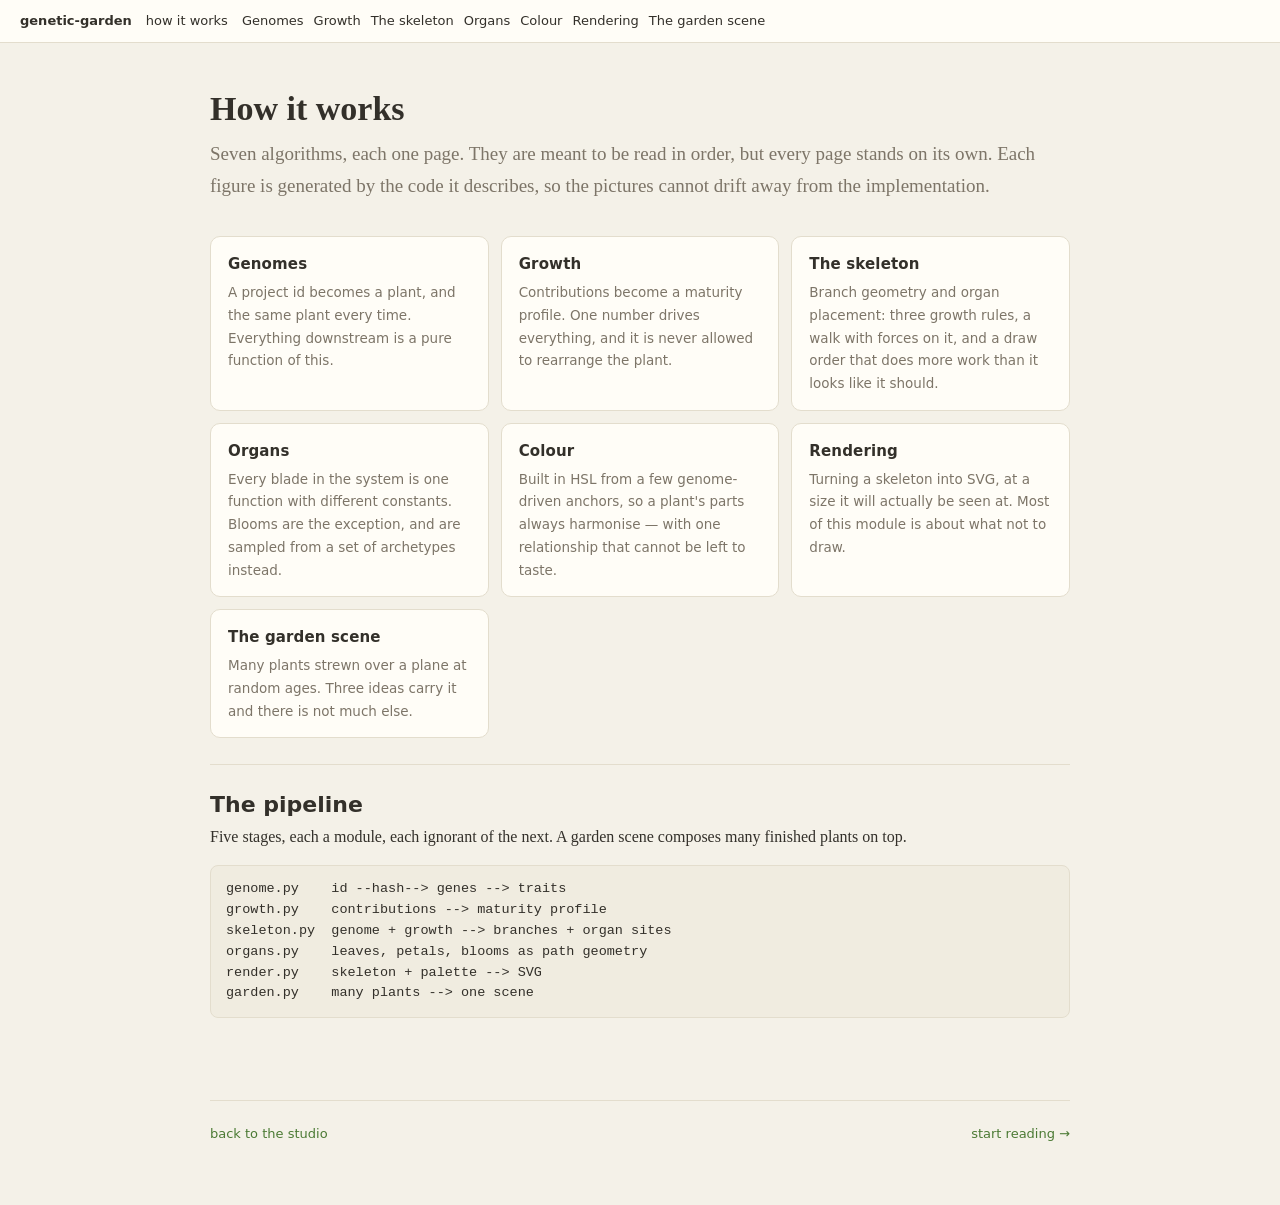
<file: genetic_garden/web/docs/index.html>
<!doctype html><html lang="en"><head><meta charset="utf-8"><meta name="viewport" content="width=device-width,initial-scale=1"><title>How it works &mdash; genetic-garden</title><link rel="stylesheet" href="docs.css"></head><body><div class="topbar"><a class="home" href="/">genetic-garden</a><a href="index.html">how it works</a><nav><a href="genome.html">Genomes</a><a href="growth.html">Growth</a><a href="skeleton.html">The skeleton</a><a href="organs.html">Organs</a><a href="palette.html">Colour</a><a href="render.html">Rendering</a><a href="garden.html">The garden scene</a></nav></div><div class="layout"><header class="page"><h1>How it works</h1><p class="standfirst">Seven algorithms, each one page. They are meant to be read in order, but every page stands on its own. Each figure is generated by the code it describes, so the pictures cannot drift away from the implementation.</p></header><section class="step"><div class="cards"><a class="card" href="genome.html"><h3>Genomes</h3><p>A project id becomes a plant, and the same plant every time. Everything downstream is a pure function of this.</p></a><a class="card" href="growth.html"><h3>Growth</h3><p>Contributions become a maturity profile. One number drives everything, and it is never allowed to rearrange the plant.</p></a><a class="card" href="skeleton.html"><h3>The skeleton</h3><p>Branch geometry and organ placement: three growth rules, a walk with forces on it, and a draw order that does more work than it looks like it should.</p></a><a class="card" href="organs.html"><h3>Organs</h3><p>Every blade in the system is one function with different constants. Blooms are the exception, and are sampled from a set of archetypes instead.</p></a><a class="card" href="palette.html"><h3>Colour</h3><p>Built in HSL from a few genome-driven anchors, so a plant&#x27;s parts always harmonise — with one relationship that cannot be left to taste.</p></a><a class="card" href="render.html"><h3>Rendering</h3><p>Turning a skeleton into SVG, at a size it will actually be seen at. Most of this module is about what not to draw.</p></a><a class="card" href="garden.html"><h3>The garden scene</h3><p>Many plants strewn over a plane at random ages. Three ideas carry it and there is not much else.</p></a></div></section><section class="step"><h2>The pipeline</h2><p>Five stages, each a module, each ignorant of the next. A garden scene composes many finished plants on top.</p><pre><code>genome.py    id --hash--&gt; genes --&gt; traits
growth.py    contributions --&gt; maturity profile
skeleton.py  genome + growth --&gt; branches + organ sites
organs.py    leaves, petals, blooms as path geometry
render.py    skeleton + palette --&gt; SVG
garden.py    many plants --&gt; one scene</code></pre></section><footer class="page"><a href="/">back to the studio</a><a href="genome.html">start reading &rarr;</a></footer></div></body></html>
</file>
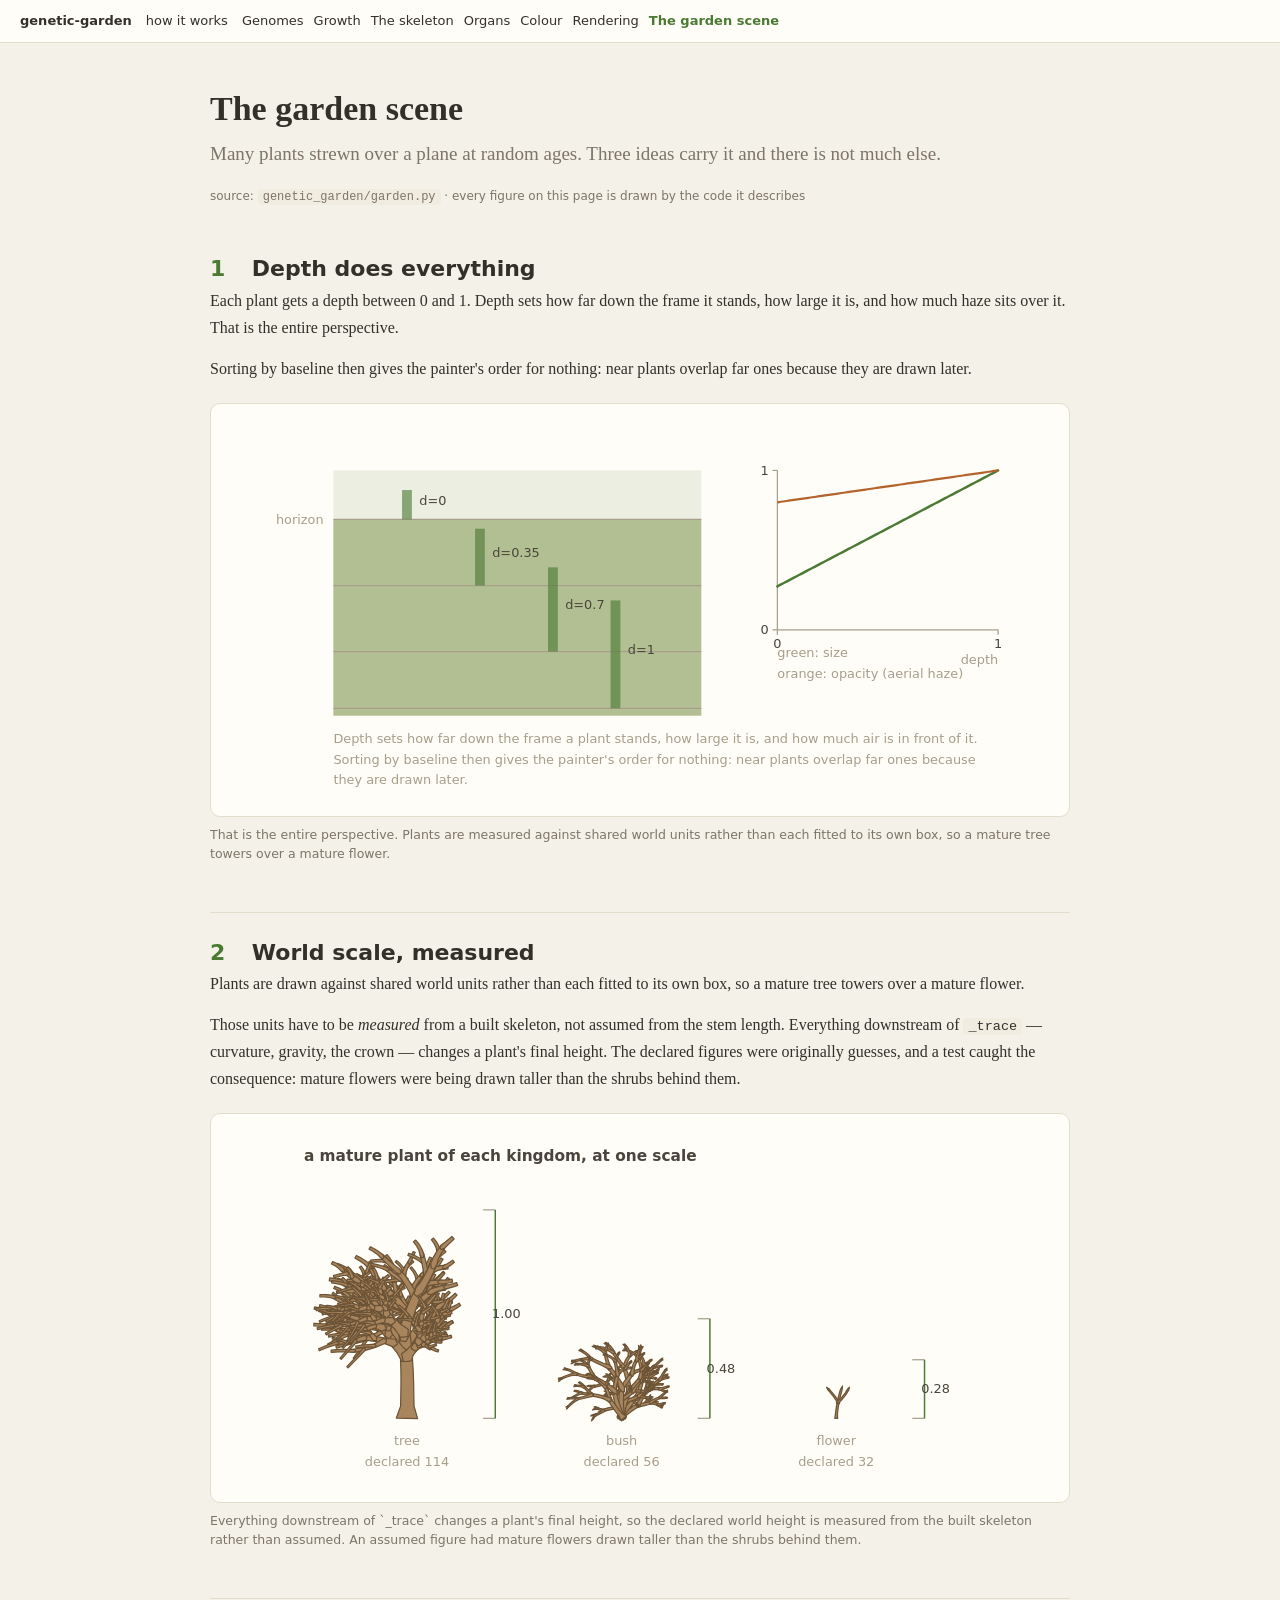
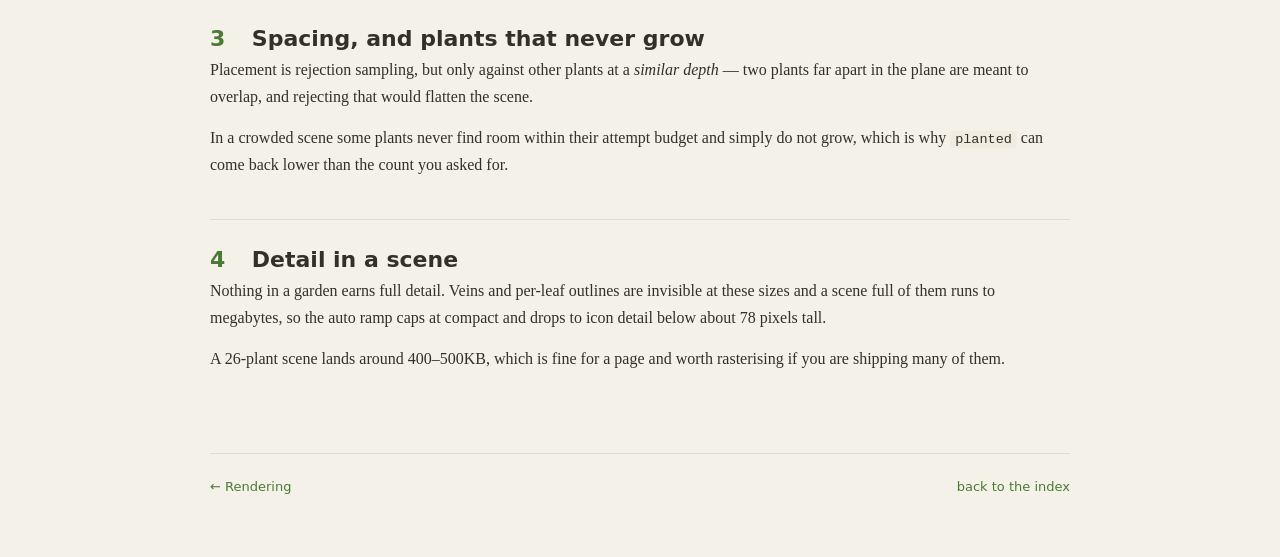
<file: genetic_garden/web/docs/garden.html>
<!doctype html><html lang="en"><head><meta charset="utf-8"><meta name="viewport" content="width=device-width,initial-scale=1"><title>The garden scene &mdash; genetic-garden</title><meta name="description" content="Many plants strewn over a plane at random ages. Three ideas carry it and there is not much else."><link rel="stylesheet" href="docs.css"></head><body><div class="topbar"><a class="home" href="/">genetic-garden</a><a href="index.html">how it works</a><nav><a href="genome.html">Genomes</a><a href="growth.html">Growth</a><a href="skeleton.html">The skeleton</a><a href="organs.html">Organs</a><a href="palette.html">Colour</a><a href="render.html">Rendering</a><a href="garden.html" class="on">The garden scene</a></nav></div><div class="layout"><header class="page"><h1>The garden scene</h1><p class="standfirst">Many plants strewn over a plane at random ages. Three ideas carry it and there is not much else.</p><p class="meta">source: <code>genetic_garden/garden.py</code> &middot; every figure on this page is drawn by the code it describes</p></header><section class="step"><h2><span class="num">1</span>Depth does everything</h2><p>Each plant gets a depth between 0 and 1. Depth sets how far down the frame it stands, how large it is, and how much haze sits over it. That is the entire perspective.</p><p>Sorting by baseline then gives the painter's order for nothing: near plants overlap far ones because they are drawn later.</p><figure class="plate" id="fig-depth_mapping"><div class="frame"><svg class="fig" xmlns="http://www.w3.org/2000/svg" viewBox="0 0 680 320" role="img" aria-label="That is the entire perspective. Plants are measured against shared world units rather than each fitted to its own box, so a mature tree towers over a mature flower."><rect class="fig-sky" x="90" y="46" width="300" height="40"/><rect class="fig-soil" x="90" y="86" width="300" height="160"/><text class="fig-text fig-small fig-muted-ink" x="82" y="90" text-anchor="end">horizon</text><path class="fig-leader" d="M90,86L390,86"/><rect class="fig-bar-c" x="146" y="62" width="8" height="24"/><text class="fig-text fig-small" x="160" y="74" text-anchor="start">d=0</text><path class="fig-leader" d="M90,139.9L390,139.9"/><rect class="fig-bar-c" x="205.5" y="93.5" width="8" height="46.4"/><text class="fig-text fig-small" x="219.5" y="116.7" text-anchor="start">d=0.35</text><path class="fig-leader" d="M90,193.8L390,193.8"/><rect class="fig-bar-c" x="265" y="125" width="8" height="68.8"/><text class="fig-text fig-small" x="279" y="159.4" text-anchor="start">d=0.7</text><path class="fig-leader" d="M90,240L390,240"/><rect class="fig-bar-c" x="316" y="152" width="8" height="88"/><text class="fig-text fig-small" x="330" y="196" text-anchor="start">d=1</text><path class="fig-axis" d="M452,176L632,176"/><path class="fig-axis" d="M452,46L452,176"/><path class="fig-axis" d="M452,176L452,180"/><text class="fig-text fig-small" x="452" y="191" text-anchor="middle">0</text><path class="fig-axis" d="M632,176L632,180"/><text class="fig-text fig-small" x="632" y="191" text-anchor="middle">1</text><path class="fig-axis" d="M448,176L452,176"/><text class="fig-text fig-small" x="445" y="179.5" text-anchor="end">0</text><path class="fig-axis" d="M448,46L452,46"/><text class="fig-text fig-small" x="445" y="49.5" text-anchor="end">1</text><text class="fig-text fig-small fig-muted-ink" x="632" y="204" text-anchor="end">depth</text><path class="fig-curve" d="M452,140.55L453.5,139.76L455,138.97L456.5,138.18L458,137.39L459.5,136.61L461,135.82L462.5,135.03L464,134.24L465.5,133.45L467,132.67L468.5,131.88L470,131.09L471.5,130.3L473,129.52L474.5,128.73L476,127.94L477.5,127.15L479,126.36L480.5,125.58L482,124.79L483.5,124L485,123.21L486.5,122.42L488,121.64L489.5,120.85L491,120.06L492.5,119.27L494,118.48L495.5,117.7L497,116.91L498.5,116.12L500,115.33L501.5,114.55L503,113.76L504.5,112.97L506,112.18L507.5,111.39L509,110.61L510.5,109.82L512,109.03L513.5,108.24L515,107.45L516.5,106.67L518,105.88L519.5,105.09L521,104.3L522.5,103.52L524,102.73L525.5,101.94L527,101.15L528.5,100.36L530,99.58L531.5,98.79L533,98L534.5,97.21L536,96.42L537.5,95.64L539,94.85L540.5,94.06L542,93.27L543.5,92.48L545,91.7L546.5,90.91L548,90.12L549.5,89.33L551,88.55L552.5,87.76L554,86.97L555.5,86.18L557,85.39L558.5,84.61L560,83.82L561.5,83.03L563,82.24L564.5,81.45L566,80.67L567.5,79.88L569,79.09L570.5,78.3L572,77.52L573.5,76.73L575,75.94L576.5,75.15L578,74.36L579.5,73.58L581,72.79L582.5,72L584,71.21L585.5,70.42L587,69.64L588.5,68.85L590,68.06L591.5,67.27L593,66.48L594.5,65.7L596,64.91L597.5,64.12L599,63.33L600.5,62.55L602,61.76L603.5,60.97L605,60.18L606.5,59.39L608,58.61L609.5,57.82L611,57.03L612.5,56.24L614,55.45L615.5,54.67L617,53.88L618.5,53.09L620,52.3L621.5,51.52L623,50.73L624.5,49.94L626,49.15L627.5,48.36L629,47.58L630.5,46.79L632,46"/><path class="fig-curve-2" d="M452,72L453.5,71.78L455,71.57L456.5,71.35L458,71.13L459.5,70.92L461,70.7L462.5,70.48L464,70.27L465.5,70.05L467,69.83L468.5,69.62L470,69.4L471.5,69.18L473,68.97L474.5,68.75L476,68.53L477.5,68.32L479,68.1L480.5,67.88L482,67.67L483.5,67.45L485,67.23L486.5,67.02L488,66.8L489.5,66.58L491,66.37L492.5,66.15L494,65.93L495.5,65.72L497,65.5L498.5,65.28L500,65.07L501.5,64.85L503,64.63L504.5,64.42L506,64.2L507.5,63.98L509,63.77L510.5,63.55L512,63.33L513.5,63.12L515,62.9L516.5,62.68L518,62.47L519.5,62.25L521,62.03L522.5,61.82L524,61.6L525.5,61.38L527,61.17L528.5,60.95L530,60.73L531.5,60.52L533,60.3L534.5,60.08L536,59.87L537.5,59.65L539,59.43L540.5,59.22L542,59L543.5,58.78L545,58.57L546.5,58.35L548,58.13L549.5,57.92L551,57.7L552.5,57.48L554,57.27L555.5,57.05L557,56.83L558.5,56.62L560,56.4L561.5,56.18L563,55.97L564.5,55.75L566,55.53L567.5,55.32L569,55.1L570.5,54.88L572,54.67L573.5,54.45L575,54.23L576.5,54.02L578,53.8L579.5,53.58L581,53.37L582.5,53.15L584,52.93L585.5,52.72L587,52.5L588.5,52.28L590,52.07L591.5,51.85L593,51.63L594.5,51.42L596,51.2L597.5,50.98L599,50.77L600.5,50.55L602,50.33L603.5,50.12L605,49.9L606.5,49.68L608,49.47L609.5,49.25L611,49.03L612.5,48.82L614,48.6L615.5,48.38L617,48.17L618.5,47.95L620,47.73L621.5,47.52L623,47.3L624.5,47.08L626,46.87L627.5,46.65L629,46.43L630.5,46.22L632,46"/><text class="fig-text fig-small fig-muted-ink" x="452" y="198" text-anchor="start">green: size</text><text class="fig-text fig-small fig-muted-ink" x="452" y="215" text-anchor="start">orange: opacity (aerial haze)</text><text class="fig-text fig-small fig-muted-ink" x="90" y="268" text-anchor="start">Depth sets how far down the frame a plant stands, how large it is, and how much air is in front of it.</text><text class="fig-text fig-small fig-muted-ink" x="90" y="285" text-anchor="start">Sorting by baseline then gives the painter's order for nothing: near plants overlap far ones because</text><text class="fig-text fig-small fig-muted-ink" x="90" y="302" text-anchor="start">they are drawn later.</text></svg></div><figcaption>That is the entire perspective. Plants are measured against shared world units rather than each fitted to its own box, so a mature tree towers over a mature flower.</figcaption></figure></section><section class="step"><h2><span class="num">2</span>World scale, measured</h2><p>Plants are drawn against shared world units rather than each fitted to its own box, so a mature tree towers over a mature flower.</p><p>Those units have to be <em>measured</em> from a built skeleton, not assumed from the stem length. Everything downstream of <code>_trace</code> — curvature, gravity, the crown — changes a plant's final height. The declared figures were originally guesses, and a test caught the consequence: mature flowers were being drawn taller than the shrubs behind them.</p><figure class="plate" id="fig-world_scale"><div class="frame"><svg class="fig" xmlns="http://www.w3.org/2000/svg" viewBox="0 0 680 300" role="img" aria-label="Everything downstream of `_trace` changes a plant's final height, so the declared world height is measured from the built skeleton rather than assumed. An assumed figure had mature flowers drawn taller than the shrubs behind them."><text class="fig-text fig-label" x="66" y="30" text-anchor="start">a mature plant of each kingdom, at one scale</text><path class="fig-wood" d="M127.1,172.59L124.94,173.26L120.07,172.8L115.19,173.06L110.31,173.55L110.14,172.02L115.05,171.41L120.01,171.03L125,170.62L127.17,171.61Z"/><path class="fig-wood" d="M118.41,173.77L118.16,176L114.48,181.27L110.99,186.63L107.31,191.86L106.12,191.04L109.7,185.77L113.08,180.39L116.03,174.76L117.59,173.36Z"/><path class="fig-wood" d="M135.4,165.97L133.42,169.16L125.6,173.16L117.51,176.59L109.06,178.65L108.48,176.35L116.68,174.17L124.34,170.73L131.17,165.75L134.46,164.78Z"/><path class="fig-wood" d="M110.56,177.81L109.01,178.68L103.43,179.74L97.93,181.11L92.48,182.76L91.95,181.08L97.4,179.29L102.95,177.77L108.53,176.31L110.4,176.7Z"/><path class="fig-wood" d="M121.09,163.41L120.55,161.21L121.54,158.09L122.33,154.94L123.43,151.9L124.83,152.38L123.85,155.38L123.2,158.44L123.05,161.6L122.02,163.53Z"/><path class="fig-wood" d="M120.47,157.81L118.47,157.86L114.63,156.51L110.62,155.77L106.54,155.29L106.69,153.92L110.82,154.31L114.95,154.96L119.12,155.59L120.77,156.99Z"/><path class="fig-wood" d="M125.88,169.21L123.1,167.17L120.69,162.11L117.77,157.38L114.83,152.66L116.74,151.43L119.83,156.06L122.9,160.71L126.4,165.08L127.1,168.43Z"/><path class="fig-wood" d="M116,153.77L114.8,152.65L112.97,149.58L110.57,146.98L107.7,144.75L108.72,143.4L111.77,145.62L114.48,148.37L116.78,151.45L116.98,153.32Z"/><path class="fig-wood" d="M111.31,168.5L109.33,168.09L105.73,165.93L101.84,164.37L97.76,163.31L98.09,161.95L102.3,162.93L106.38,164.44L110.47,165.96L111.81,167.75Z"/><path class="fig-wood" d="M104.22,166.98L103.19,168.68L98.59,171.77L94.09,175L89.59,178.2L88.82,177.14L93.26,173.85L97.68,170.56L101.81,166.9L103.71,166.32Z"/><path class="fig-wood" d="M120.24,164.84L117.64,167.08L110.11,168.26L102.55,168.96L95.04,168.75L95.08,166.57L102.45,166.62L109.69,165.8L116.63,163.49L119.75,163.54Z"/><path class="fig-wood" d="M96.54,168.43L94.94,168.76L90.09,168.12L85.2,168.01L80.27,168.13L80.21,166.52L85.17,166.28L90.18,166.27L95.19,166.56L96.71,167.41Z"/><path class="fig-wood" d="M144.32,171.74L139,172.13L131.88,169.54L124.46,168.12L116.95,167.19L109.35,166.46L109.65,162.84L117.32,163.37L125.04,164.12L132.71,165.37L140.55,166.09L145.01,169.53Z"/><path class="fig-wood" d="M104.06,164.84L101.9,163.51L99.69,160.41L96.83,157.91L93.72,155.62L94.73,154.2L97.98,156.43L101.08,158.96L104.18,161.57L104.95,164.18Z"/><path class="fig-wood" d="M99.07,160.07L97.05,161.41L92.07,162.21L87.21,163.47L82.43,165.01L81.92,163.46L86.71,161.8L91.59,160.39L96.38,158.7L98.85,159.05Z"/><path class="fig-wood" d="M111.87,166.09L108.97,166.42L102.52,164L96.14,161.38L90.01,158.31L91.18,155.89L97.29,158.73L103.56,161.08L110.03,162.88L112.27,164.42Z"/><path class="fig-wood" d="M91.76,158.79L89.87,158.26L86.17,155.91L82.1,154.23L77.84,152.84L78.42,150.94L82.8,152.21L87.15,153.84L91.32,155.94L92.54,157.78Z"/><path class="fig-wood" d="M134.63,154.89L132.48,154.79L128.35,152.93L123.94,151.99L119.41,151.44L119.57,149.98L124.19,150.43L128.8,151.29L133.37,152.42L135.01,154.03Z"/><path class="fig-wood" d="M129.11,150.9L128.61,148.85L129.47,146.04L130.14,143.21L131.01,140.45L132.33,140.84L131.57,143.58L131.03,146.34L130.95,149.19L129.99,151Z"/><path class="fig-wood" d="M137.39,161.2L134.49,159.3L131.85,154.35L128.76,149.7L125.79,144.98L127.69,143.74L130.79,148.34L134,152.86L137.68,157.05L138.56,160.34Z"/><path class="fig-wood" d="M127.45,145.95L125.96,145.21L123.33,142.77L120.34,140.81L117.05,139.28L117.73,137.74L121.2,139.21L124.47,141.2L127.52,143.5L128.25,145.23Z"/><path class="fig-wood" d="M138.53,153.13L138.68,150.98L140.4,148.47L141.95,145.9L143.47,143.34L144.69,144.04L143.26,146.66L141.83,149.24L140.85,152.04L139.35,153.51Z"/><path class="fig-wood" d="M141.21,149.61L143.04,148.93L144.83,149.2L146.62,148.98L148.41,148.62L148.7,149.91L146.88,150.37L144.99,150.7L143.08,151.19L141.19,150.45Z"/><path class="fig-wood" d="M133.74,154.54L135.6,151.67L139.21,150.39L142.64,148.96L146.14,147.9L146.82,149.97L143.48,151.15L140.32,152.63L137.62,154.82L134.57,155.65Z"/><path class="fig-wood" d="M144.83,149.1L146.02,147.93L148.23,147.1L150.31,146.01L152.37,144.82L153.21,146.2L151.18,147.5L149.08,148.75L146.94,149.95L145.24,150.04Z"/><path class="fig-wood" d="M136.58,145.08L134.64,145.01L131.01,143.53L127.19,142.66L123.27,142.12L123.44,140.78L127.43,141.24L131.39,142.02L135.4,142.82L136.93,144.3Z"/><path class="fig-wood" d="M132.06,141.29L131.76,139.4L132.68,137.04L133.41,134.64L134.19,132.28L135.4,132.65L134.71,135.02L134.08,137.4L133.86,139.87L132.85,141.45Z"/><path class="fig-wood" d="M137.52,151.26L135.37,149.02L133.94,144.43L131.81,140.14L129.73,135.79L131.59,134.86L133.81,139.13L136.1,143.39L138.64,147.59L138.74,150.76Z"/><path class="fig-wood" d="M131.23,136.81L129.92,136.08L127.73,133.9L125.15,132.19L122.35,130.72L123.04,129.35L125.97,130.75L128.8,132.49L131.4,134.57L131.99,136.19Z"/><path class="fig-wood" d="M134.17,167.93L132.66,162.87L134.06,157.98L134.68,153.07L135.17,148.13L135.8,143.19L139.26,143.56L138.83,148.47L138.54,153.43L138.11,158.38L138.6,163.37L136.38,168.09Z"/><path class="fig-wood" d="M139.73,141.78L138.13,140.05L136.71,136.87L134.44,134.21L131.78,131.8L132.88,130.55L135.7,132.94L138.25,135.72L140.67,138.73L140.73,141.4Z"/><path class="fig-wood" d="M139.67,135.86L141.53,134.51L143.75,134.19L145.85,133.44L147.93,132.58L148.56,134L146.5,134.99L144.37,135.88L142.31,137.06L139.92,136.82Z"/><path class="fig-wood" d="M136.1,145.61L135.88,142.73L138.12,138.65L140.84,134.92L143.95,131.67L145.85,133.41L143,136.65L140.68,140.13L139.18,144.01L137.68,146.02Z"/><path class="fig-wood" d="M143.31,133.7L143.85,131.76L145.8,129.55L147.63,127.26L149.48,124.99L150.99,126.15L149.26,128.51L147.54,130.88L145.95,133.33L144.29,134.42Z"/><path class="fig-wood" d="M119.79,154.52L118.84,156.41L114.03,160.3L109.3,164.26L104.55,168.18L103.65,167.1L108.32,163.1L112.95,159.08L117.2,154.64L119.18,153.85Z"/><path class="fig-wood" d="M111.85,156.85L110.03,156.42L106.86,154.42L103.33,153.19L99.63,152.33L99.91,151.05L103.71,151.83L107.44,153.03L111.13,154.46L112.34,156.17Z"/><path class="fig-wood" d="M128.56,154.67L125.69,156.58L118.08,156.77L110.5,156.6L103.06,155.54L103.35,153.38L110.66,154.27L117.96,154.28L125.14,152.89L128.22,153.32Z"/><path class="fig-wood" d="M104.81,154.89L103.31,155.56L98.41,155.93L93.55,156.64L88.71,157.58L88.39,156L93.24,154.94L98.16,154.09L103.1,153.36L104.76,153.87Z"/><path class="fig-wood" d="M115.82,150.16L115.72,148.1L117.02,145.62L118.01,143.02L119.12,140.47L120.36,140.98L119.36,143.54L118.48,146.14L117.9,148.86L116.63,150.42Z"/><path class="fig-wood" d="M115.73,145.57L113.93,145.22L110.98,143.3L107.74,141.98L104.33,141.05L104.64,139.83L108.16,140.69L111.58,141.98L114.98,143.33L116.17,144.9Z"/><path class="fig-wood" d="M119.76,155.65L117.51,153.54L115.76,149.06L113.49,144.84L111.1,140.68L112.88,139.61L115.42,143.72L117.86,147.91L120.68,151.91L120.96,155.08Z"/><path class="fig-wood" d="M111.91,141.73L111.01,140.55L109.8,137.73L108.07,135.17L106.01,132.77L107.16,131.75L109.37,134.14L111.32,136.82L112.96,139.73L112.85,141.48Z"/><path class="fig-wood" d="M107.8,151.04L107.17,152.93L103.3,156.65L99.51,160.43L95.65,164.11L94.75,163.19L98.53,159.44L102.23,155.63L105.52,151.47L107.16,150.53Z"/><path class="fig-wood" d="M101.18,153.78L99.46,153.51L96.63,151.89L93.56,150.82L90.36,150.06L90.62,148.89L93.9,149.57L97.13,150.6L100.37,151.66L101.57,153.12Z"/><path class="fig-wood" d="M115.54,150.76L113.06,152.69L106.48,153.33L99.93,153.66L93.44,153.35L93.51,151.37L99.9,151.52L106.21,151.06L112.3,149.36L115.15,149.56Z"/><path class="fig-wood" d="M94.96,152.65L93.62,153.36L89.39,153.83L85.23,154.69L81.07,155.68L80.71,154.26L84.87,153.15L89.08,152.17L93.33,151.36L94.85,151.72Z"/><path class="fig-wood" d="M135.5,159.88L130.59,159.66L124.79,156.57L118.58,154.5L112.26,152.73L105.84,151.16L106.58,147.92L113.1,149.32L119.61,150.95L126.04,152.89L132.7,154.37L136.35,157.94Z"/><path class="fig-wood" d="M103.19,147.16L101.14,148.38L96.31,148.85L91.64,150.01L87.01,151.43L86.52,149.92L91.16,148.36L95.91,147.06L100.64,145.69L103.02,146.16Z"/><path class="fig-wood" d="M96.28,146.25L94.67,144.85L93.3,142.29L91.25,140.22L88.91,138.37L89.81,137.18L92.3,139.01L94.59,141.17L96.82,143.48L97.12,145.82Z"/><path class="fig-wood" d="M108.15,151.18L105.52,151.08L100.24,148.29L95.09,145.32L90.04,142.27L91.28,140.14L96.4,143.02L101.54,145.77L106.91,148L108.74,149.73Z"/><path class="fig-wood" d="M92.18,142.31L90.37,142.42L86.67,141.46L82.87,141.05L78.99,140.88L79.04,139.06L82.98,139.09L86.98,139.39L90.95,139.99L92.54,141.2Z"/><path class="fig-wood" d="M152.95,187.39L145.36,183.61L141.68,176.93L137.23,170.97L133.12,164.81L129.19,158.56L125.5,152.22L130.24,149.35L134.1,155.47L138.14,161.43L142.32,167.25L146.78,172.82L152.49,177.3L155.54,184.99Z"/><path class="fig-wood" d="M124.93,141.43L127.01,139.93L129.63,139.51L132.07,138.52L134.45,137.31L135.27,138.84L132.89,140.2L130.37,141.37L127.89,142.78L125.21,142.51Z"/><path class="fig-wood" d="M129.43,139.8L128.96,137.35L130.17,133.97L131.26,130.59L132.43,127.27L133.97,127.79L132.93,131.12L131.98,134.44L131.71,137.9L130.45,139.98Z"/><path class="fig-wood" d="M122.94,148.68L122.98,144.41L126.17,140.49L129.25,136.67L132.7,133.33L134.61,135.22L131.42,138.58L128.73,142.22L127.13,146.43L124.55,149.27Z"/><path class="fig-wood" d="M131.73,134.99L132.8,133.21L135.37,131.4L137.86,129.49L140.36,127.59L141.61,129.15L139.21,131.16L136.81,133.19L134.51,135.34L132.52,135.99Z"/><path class="fig-wood" d="M116.26,139.96L114.76,138.14L113.51,134.88L111.48,132.02L108.98,129.48L110.15,128.29L112.84,130.84L115.12,133.85L117.37,136.97L117.27,139.64Z"/><path class="fig-wood" d="M112.61,134.8L110.7,136.08L106.08,136.9L101.57,138.21L97.07,139.58L96.6,138.1L101.07,136.61L105.58,135.18L110.03,133.49L112.4,133.83Z"/><path class="fig-wood" d="M124.8,142.48L120.84,142.33L115.42,138.89L109.74,136.02L104.15,132.98L105.34,130.7L110.99,133.55L116.71,136.22L122.69,138.32L125.43,140.96Z"/><path class="fig-wood" d="M105.91,133.43L104.04,132.95L100.61,130.65L96.91,128.87L92.98,127.49L93.58,125.69L97.66,126.97L101.63,128.71L105.45,130.73L106.62,132.44Z"/><path class="fig-wood" d="M115.53,132.99L116.24,130.69L118.06,129.13L119.58,127.33L121.14,125.57L122.36,126.6L120.9,128.42L119.49,130.28L118.39,132.39L116.33,133.62Z"/><path class="fig-wood" d="M117.46,129.44L115.56,128.48L113.58,126.33L111.13,124.69L108.49,123.28L109.17,121.95L111.93,123.31L114.58,124.94L117.3,126.61L118.18,128.81Z"/><path class="fig-wood" d="M117.66,139.09L115.94,135.87L115.93,131.81L115.15,127.85L114.26,123.88L116.64,123.29L117.72,127.25L118.7,131.26L120.11,135.24L119.22,138.91Z"/><path class="fig-wood" d="M115.04,125.42L114.22,123.84L113.72,121.36L112.64,119.04L111.19,116.82L112.7,115.79L114.32,118.05L115.67,120.59L116.67,123.33L116.19,125.31Z"/><path class="fig-wood" d="M128.26,155L125.33,152.02L122.98,146.63L119.91,141.65L116.37,136.96L112.41,132.48L115.44,129.71L119.68,134.15L123.63,139L127.13,144.2L130.41,149.55L130.67,153.97Z"/><path class="fig-wood" d="M112.69,128.09L109.99,129.23L105.59,128.98L101.24,129.56L96.86,130.27L96.52,128.33L100.89,127.47L105.34,126.73L109.8,125.85L112.66,126.83Z"/><path class="fig-wood" d="M106.11,126.43L104.57,124.29L104.01,121.78L102.52,119.69L100.62,117.78L101.9,116.45L104,118.37L105.83,120.7L107.56,123.24L107.25,126.15Z"/><path class="fig-wood" d="M115.56,133.77L112.55,132.67L108.7,128.82L104.88,124.9L101.33,120.79L103.59,118.75L107.24,122.63L111.09,126.25L115.3,129.52L116.83,132.3Z"/><path class="fig-wood" d="M103.62,121.79L101.53,121.01L98.81,118.91L95.81,117.2L92.6,115.76L93.47,113.68L96.85,115.01L100.15,116.68L103.39,118.53L104.59,120.73Z"/><path class="fig-wood" d="M158.72,168.17L160.7,167.17L162.97,167.15L165.17,166.65L167.36,165.99L167.83,167.42L165.63,168.21L163.35,168.85L161.08,169.74L158.81,169.14Z"/><path class="fig-wood" d="M163.21,167.72L162.73,165.6L163.71,162.69L164.51,159.77L165.36,156.9L166.73,157.28L165.98,160.16L165.3,163.05L165.12,166.01L164.11,167.84Z"/><path class="fig-wood" d="M155.8,173.84L156.64,170.25L159.94,167.5L163.14,164.82L166.47,162.47L167.86,164.35L164.71,166.78L161.84,169.41L159.81,172.7L157.05,174.65Z"/><path class="fig-wood" d="M165.42,163.8L166.58,162.37L169.05,161.27L171.39,160.02L173.71,158.7L174.61,160.19L172.33,161.63L170.01,163.02L167.74,164.45L165.99,164.75Z"/><path class="fig-wood" d="M162.21,171.56L163.41,169.75L165.35,168.8L167.07,167.5L168.81,166.22L169.7,167.36L168.03,168.72L166.38,170.11L164.88,171.76L162.74,172.31Z"/><path class="fig-wood" d="M165.82,169.56L167.55,170.53L168.18,171.64L169.14,172.46L170.23,173.14L169.56,174.32L168.32,173.67L167.16,172.83L165.83,172.1L165.15,170.11Z"/><path class="fig-wood" d="M158.6,168.99L161.94,168.33L164.41,169.5L166.96,170.14L169.49,170.84L168.96,173.02L166.42,172.49L163.88,172.01L161.24,172.11L158.36,170.4Z"/><path class="fig-wood" d="M167.61,171.36L169.22,170.79L170.88,170.91L172.54,170.73L174.25,170.51L174.53,172.14L172.82,172.49L171.05,172.81L169.24,173.07L167.59,172.42Z"/><path class="fig-wood" d="M166.65,168.37L166.38,166.25L167.62,163.57L168.6,160.84L169.58,158.13L170.89,158.57L170.01,161.32L169.14,164.06L168.67,166.89L167.51,168.57Z"/><path class="fig-wood" d="M168.58,164.39L170.31,163.53L172.09,163.67L173.81,163.36L175.53,162.93L175.88,164.17L174.14,164.72L172.34,165.14L170.56,165.74L168.65,165.22Z"/><path class="fig-wood" d="M162.53,170.85L163.6,167.64L166.77,165.6L169.84,163.65L173,162.04L174.01,163.92L171.02,165.62L168.28,167.54L166.27,170.17L163.6,171.69Z"/><path class="fig-wood" d="M171.94,163.45L172.87,162.1L174.81,160.88L176.61,159.48L178.4,158.01L179.43,159.2L177.71,160.78L175.93,162.32L174.14,163.87L172.51,164.28Z"/><path class="fig-wood" d="M149.63,172.72L153.96,169.6L157.55,169.5L160.88,168.36L164.24,167.15L167.63,165.93L168.93,169.26L165.62,170.66L162.3,172.08L158.9,173.45L155.63,175.5L150.21,174.93Z"/><path class="fig-wood" d="M169.71,165.21L172.14,165.73L173.43,166.84L175.05,167.43L176.78,167.82L176.46,169.51L174.59,169.21L172.72,168.68L170.68,168.29L169.1,166.11Z"/><path class="fig-wood" d="M172.56,167.89L173.67,165.75L175.69,164.5L177.42,162.89L179.17,161.29L180.28,162.44L178.62,164.12L176.97,165.83L175.51,167.79L173.24,168.65Z"/><path class="fig-wood" d="M165.55,167.47L167.88,165.82L171.22,165.5L174.53,165.35L177.76,165.41L177.79,168.05L174.65,168.19L171.61,168.52L168.68,169.37L166,169.1Z"/><path class="fig-wood" d="M175.99,165.79L177.94,165.39L179.92,165.77L181.92,165.77L183.98,165.57L184.24,167.51L182.1,167.87L179.87,168.02L177.62,168.07L175.78,167.02Z"/><path class="fig-wood" d="M154.68,161.01L152.82,162.08L148.4,162.54L144.13,163.71L139.88,165.09L139.42,163.71L143.66,162.22L148,160.91L152.37,159.63L154.55,160.1Z"/><path class="fig-wood" d="M148.53,159.4L147.32,157.91L146.42,155.41L144.8,153.3L142.81,151.42L143.72,150.42L145.86,152.3L147.72,154.55L149.45,156.98L149.36,159.14Z"/><path class="fig-wood" d="M159.2,166.4L155.85,165.63L151.81,161.87L147.62,158.38L143.49,154.87L144.91,153.14L149.14,156.51L153.38,159.83L158.07,162.49L159.99,165.21Z"/><path class="fig-wood" d="M145.25,155.36L143.64,155L140.6,153.25L137.33,151.98L133.91,150.97L134.35,149.37L137.87,150.28L141.37,151.5L144.75,153.01L145.84,154.48Z"/><path class="fig-wood" d="M156.96,158.52L155.95,156.85L155.34,154.17L153.92,151.81L152.02,149.71L153.04,148.76L155.1,150.9L156.77,153.45L158.24,156.18L157.84,158.38Z"/><path class="fig-wood" d="M157.52,154.15L158.9,152.83L160.63,152.35L162.23,151.57L163.78,150.68L164.45,151.78L162.92,152.78L161.32,153.68L159.83,154.85L157.83,154.92Z"/><path class="fig-wood" d="M153.59,162.11L153.64,158.71L156.1,155.8L158.54,153.03L161.3,150.72L162.71,152.33L160.19,154.65L158.1,157.23L156.95,160.33L154.87,162.59Z"/><path class="fig-wood" d="M160.57,152.32L161.21,150.78L162.94,149.21L164.55,147.54L166.16,145.85L167.34,146.91L165.82,148.69L164.27,150.45L162.8,152.27L161.31,153.01Z"/><path class="fig-wood" d="M150.8,153.04L149.2,154.23L145.37,154.91L141.68,156.02L138,157.22L137.57,155.97L141.23,154.67L144.94,153.44L148.59,152.04L150.58,152.22Z"/><path class="fig-wood" d="M145.4,152.52L143.95,151.47L142.73,149.5L141,147.97L139.01,146.69L139.66,145.64L141.78,146.9L143.74,148.49L145.65,150.19L146.07,152.1Z"/><path class="fig-wood" d="M155.57,156.84L152.37,156.83L148.34,154.17L144.24,151.78L140.27,149.25L141.34,147.51L145.36,149.88L149.44,152.09L153.81,153.62L156.02,155.62Z"/><path class="fig-wood" d="M142.05,149.33L140.52,149.38L137.6,148.48L134.6,147.98L131.53,147.75L131.61,146.24L134.77,146.35L137.94,146.77L141.08,147.38L142.37,148.41Z"/><path class="fig-wood" d="M157.14,173.66L155.06,169.17L155.04,164.61L153.55,160.29L151.53,156.13L149.02,152.11L151.88,150.25L154.65,154.32L157.04,158.76L158.88,163.5L160.88,168.4L159.31,173.54Z"/><path class="fig-wood" d="M147.35,149.17L147.45,146.69L148.85,144.6L149.93,142.39L150.99,140.17L152.49,140.84L151.54,143.12L150.57,145.37L150.04,147.8L148.32,149.58Z"/><path class="fig-wood" d="M148.72,144.66L146.46,144.61L143.65,143.24L140.63,142.52L137.51,142L137.74,140.49L140.92,140.89L144.11,141.54L147.35,142.14L149.09,143.75Z"/><path class="fig-wood" d="M150.6,153.79L148.84,151.85L147.42,147.85L145.67,143.95L144,139.98L146.31,138.95L148.14,142.81L150.07,146.64L152.06,150.51L152.11,153.2Z"/><path class="fig-wood" d="M144.85,141.38L143.91,139.8L143.24,137.21L141.98,134.84L140.34,132.6L141.83,131.46L143.66,133.73L145.21,136.32L146.4,139.13L146.03,141.19Z"/><path class="fig-wood" d="M166.55,163.58L167.71,165.22L167.84,166.46L168.51,167.51L169.42,168.47L168.45,169.46L167.37,168.47L166.45,167.24L165.45,165.95L165.69,163.79Z"/><path class="fig-wood" d="M166.85,166.76L168.42,165.64L170.21,165.48L171.88,164.94L173.53,164.28L174.04,165.47L172.39,166.23L170.67,166.9L169.02,167.78L167.06,167.56Z"/><path class="fig-wood" d="M162.16,162.34L165.35,162.81L167.16,164.5L169.26,165.69L171.36,166.89L170.37,168.78L168.19,167.72L165.99,166.66L163.57,166.01L161.5,163.53Z"/><path class="fig-wood" d="M169.91,166.51L171.42,166.9L172.66,167.69L174.05,168.21L175.56,168.52L175.3,170.08L173.64,169.87L171.97,169.38L170.31,168.76L169.31,167.32Z"/><path class="fig-wood" d="M169.21,162.97L168.64,161.18L168.72,158.62L168.03,156.15L166.89,153.77L168.08,153.18L169.35,155.62L170.21,158.31L170.91,161.1L170.05,163.03Z"/><path class="fig-wood" d="M170.64,158.6L172.41,158.09L174.01,158.48L175.63,158.41L177.28,158.25L177.43,159.48L175.76,159.73L174.04,159.91L172.28,160.21L170.57,159.39Z"/><path class="fig-wood" d="M165.06,165.19L166.11,162.15L169.01,160.24L171.74,158.23L174.68,156.66L175.69,158.44L172.95,160.06L170.53,162.04L168.67,164.56L166.08,166.01Z"/><path class="fig-wood" d="M173.75,158.18L174.5,156.76L176.27,155.48L177.97,154.15L179.59,152.74L180.61,153.86L179.04,155.38L177.39,156.81L175.87,158.34L174.39,158.9Z"/><path class="fig-wood" d="M171.49,161.14L173.05,162.1L173.58,163.06L174.45,163.74L175.46,164.29L174.9,165.43L173.75,164.91L172.67,164.19L171.42,163.53L170.84,161.63Z"/><path class="fig-wood" d="M172.5,163.79L173.81,162.62L175.32,162.3L176.73,161.67L178.14,161.01L178.67,162.07L177.3,162.81L175.9,163.53L174.58,164.49L172.77,164.5Z"/><path class="fig-wood" d="M167.87,160.61L170.81,160.55L172.61,161.76L174.58,162.58L176.5,163.45L175.76,165.26L173.81,164.53L171.85,163.87L169.69,163.72L167.45,161.78Z"/><path class="fig-wood" d="M175.25,163.15L176.63,163.5L177.71,164.17L178.93,164.65L180.24,165L179.92,166.41L178.5,166.15L177.09,165.71L175.63,165.22L174.71,163.9Z"/><path class="fig-wood" d="M156.77,165.33L160.79,162.62L163.85,162.6L166.72,161.66L169.52,160.57L172.27,159.26L173.76,162.16L170.98,163.7L168.05,165.05L165.07,166.22L162.19,168.05L157.22,167.36Z"/><path class="fig-wood" d="M174.37,161.35L174.11,158.98L175.18,156.88L175.99,154.68L176.96,152.58L178.4,153.2L177.56,155.29L176.9,157.41L176.71,159.7L175.33,161.6Z"/><path class="fig-wood" d="M176,157.39L178.13,157L179.41,157.53L180.77,157.62L182.16,157.59L182.24,159.05L180.8,159.19L179.31,159.21L177.76,159.49L175.83,158.31Z"/><path class="fig-wood" d="M170.66,161.52L172.11,159.32L174.79,158.1L177.48,157.03L180.2,156.24L180.94,158.54L178.4,159.46L176.04,160.58L173.92,162.1L171.58,162.75Z"/><path class="fig-wood" d="M178.78,157.85L179.88,156.37L181.43,155.5L182.86,154.42L184.28,153.27L185.45,154.62L184.1,155.89L182.69,157.14L181.26,158.41L179.39,158.82Z"/><path class="fig-wood" d="M143.3,186L145.03,177.84L149.23,174.55L152.38,170.61L155.79,166.76L159.57,163.23L163.48,160.07L167.01,164.23L163.41,167.45L160.15,170.81L157.22,174.49L154.4,178.39L152.81,183.07L146.23,187.88Z"/><path class="fig-wood" d="M169.6,156.82L167.54,155.47L165.38,152.51L162.52,150.18L159.4,148.08L160.33,146.65L163.59,148.68L166.7,151.05L169.79,153.57L170.5,156.19Z"/><path class="fig-wood" d="M167.97,151L169.35,149.03L171.54,148.07L173.51,146.75L175.49,145.44L176.4,146.75L174.5,148.15L172.6,149.57L170.9,151.3L168.54,151.85Z"/><path class="fig-wood" d="M167.19,162.81L165.66,158.88L167.19,154.15L168.83,149.59L171.24,145.52L173.55,146.83L171.43,150.75L170.14,154.89L170.19,159.23L168.87,162.76Z"/><path class="fig-wood" d="M171.28,147.86L171.1,145.79L172.21,142.89L173.35,139.99L174.62,137.18L176.43,137.95L175.31,140.76L174.35,143.61L173.69,146.55L172.49,148.19Z"/><path class="fig-wood" d="M171.73,154.21L174.13,154.49L175.41,155.51L176.94,156L178.57,156.35L178.28,157.97L176.55,157.72L174.8,157.3L172.92,157.03L171.24,155.13Z"/><path class="fig-wood" d="M174.38,156.44L175.83,154.67L177.93,153.91L179.82,152.81L181.65,151.62L182.52,152.88L180.72,154.19L178.85,155.42L177.16,156.94L174.86,157.29Z"/><path class="fig-wood" d="M166.91,155.56L170.35,153.75L173.5,154.3L176.56,154.44L179.55,154.75L179.38,157.28L176.44,157.17L173.55,157.22L170.76,158.08L167.11,157.17Z"/><path class="fig-wood" d="M177.76,155.09L179.62,154.73L181.44,155.06L183.31,155.02L185.24,154.82L185.5,156.68L183.51,157.02L181.44,157.22L179.31,157.29L177.55,156.27Z"/><path class="fig-wood" d="M172.33,149.44L173.99,147.77L176.22,147.23L178.19,146.19L180.14,145.05L180.97,146.38L179.04,147.65L177.03,148.84L175.11,150.21L172.74,150.35Z"/><path class="fig-wood" d="M176.02,147.58L175.25,145.67L175.08,142.88L174.08,140.25L172.6,137.77L173.85,137L175.49,139.54L176.7,142.39L177.75,145.37L176.95,147.59Z"/><path class="fig-wood" d="M171.65,155.88L171.09,152.08L173.3,148.39L175.42,144.8L178.02,141.65L179.92,143.16L177.58,146.25L175.81,149.59L175.06,153.29L173.16,156.18Z"/><path class="fig-wood" d="M177.29,143.17L178.13,141.51L180.18,139.84L182.12,138.06L184.02,136.24L185.29,137.5L183.47,139.43L181.6,141.33L179.81,143.3L178.06,144.01Z"/><path class="fig-wood" d="M161.59,164.16L163.18,160.3L166.12,157.52L168.8,154.5L171.37,151.39L173.86,148.18L177.12,150.57L174.78,153.97L172.31,157.33L169.73,160.59L167.31,164.01L163.47,165.93Z"/><path class="fig-wood" d="M177.43,149.78L176.7,146.92L177.67,143.99L178.26,141L178.95,138.06L180.85,138.46L180.31,141.39L179.88,144.33L180,147.34L178.66,149.92Z"/><path class="fig-wood" d="M179.01,144.24L181.63,143.67L183.33,144.31L185.13,144.33L186.98,144.26L187.11,146.07L185.23,146.28L183.28,146.4L181.25,146.76L178.82,145.38Z"/><path class="fig-wood" d="M172.7,150.7L174.16,147.81L177.36,145.72L180.67,143.8L184.08,142.31L185.36,145.01L182.21,146.63L179.34,148.55L176.83,150.94L174.01,152.09Z"/><path class="fig-wood" d="M182.56,144.42L183.76,142.48L185.7,141.12L187.53,139.59L189.28,137.97L190.85,139.55L189.17,141.33L187.39,143.04L185.69,144.84L183.42,145.55Z"/><path class="fig-wood" d="M141.34,239.75L144.81,230L144.99,220.15L145.12,210.28L145.04,200.47L144.68,190.64L144.23,180.86L143.3,171.09L152.36,170.08L153.61,180.05L154.37,190.1L155.03,200.1L155.42,210.15L155.58,220.14L155.77,230.15L158.66,240.25Z"/><path class="fig-wood" d="M139.79,149.95L137.54,148.49L134.58,144.61L130.83,141.52L126.66,138.87L127.65,137.27L131.99,139.87L136.04,143.02L139.98,146.39L140.77,149.26Z"/><path class="fig-wood" d="M133.11,144.25L131.07,145.86L124.86,147.56L118.96,150.08L113.14,152.84L112.37,151.26L118.17,148.37L124.12,145.68L130.09,143.02L132.78,143.18Z"/><path class="fig-wood" d="M150.92,151.61L146.5,152.22L138.25,149.02L130,145.88L122.02,142.26L123.19,139.61L131.16,143L139.27,145.85L147.78,147.42L151.33,149.81Z"/><path class="fig-wood" d="M124.05,142.61L121.95,142.25L116.89,139.64L111.53,137.68L106.01,135.99L106.61,133.93L112.23,135.48L117.81,137.35L123.26,139.62L124.76,141.43Z"/><path class="fig-wood" d="M139.39,139.96L140.07,137.34L142.36,134.99L144.31,132.39L146.32,129.84L147.75,130.92L145.86,133.53L144.04,136.19L142.58,139.12L140.33,140.62Z"/><path class="fig-wood" d="M141.47,134.81L139.31,133.71L136.6,130.63L133.33,128.23L129.65,126.41L130.37,124.89L134.25,126.67L137.8,129.13L141.32,131.65L142.27,134.11Z"/><path class="fig-wood" d="M141.89,147.78L139.89,144.15L139.75,138.5L138.85,132.96L137.87,127.41L140.58,126.88L141.78,132.4L142.89,137.96L144.59,143.43L143.64,147.54Z"/><path class="fig-wood" d="M138.74,129.21L137.85,127.45L137.04,124L135.47,120.82L133.3,117.87L134.93,116.63L137.33,119.64L139.23,123.11L140.6,126.84L140.05,129.09Z"/><path class="fig-wood" d="M132.14,135.12L130.31,136.91L124.44,139.05L118.8,141.66L113.24,144.45L112.45,142.92L117.98,140.01L123.61,137.26L129.11,134.23L131.71,134.12Z"/><path class="fig-wood" d="M123.38,134.79L121.66,133.33L119.67,130.13L117.09,127.36L114.1,124.98L115.07,123.71L118.24,126.08L121.05,128.91L123.92,131.77L124.28,134.32Z"/><path class="fig-wood" d="M140.11,140.11L135.98,140.45L129.12,136.98L122.16,133.83L115.54,130.08L116.81,127.76L123.42,131.28L130.29,134.16L137.49,136.17L140.55,138.48Z"/><path class="fig-wood" d="M117.88,130.01L115.92,130.24L111.1,129.18L106.17,128.76L101.18,128.52L101.24,126.56L106.28,126.66L111.37,126.95L116.44,127.6L118.2,128.8Z"/><path class="fig-wood" d="M152.8,162.52L148.18,158.16L145.06,151.36L140.41,145.44L135.16,140.03L129.37,135L132.21,131.62L138.31,136.59L144.06,142.14L149.22,148.28L154.76,154.38L155.36,161.34Z"/><path class="fig-wood" d="M129.29,129.41L126.17,129.5L120.93,127.43L115.46,126.3L109.85,125.78L110.01,123.67L115.77,124.04L121.49,125.06L127.23,126.02L129.75,128.14Z"/><path class="fig-wood" d="M122.11,124.71L121.26,122.02L121.45,118.69L120.47,115.52L118.76,112.55L120.45,111.53L122.41,114.63L123.68,118.2L124.66,121.92L123.38,124.81Z"/><path class="fig-wood" d="M131.91,136.5L128.98,134.65L125.15,128.83L121.47,122.91L117.97,116.95L120.76,115.24L124.45,121.03L128.25,126.69L132.59,131.97L133.57,135.23Z"/><path class="fig-wood" d="M120.35,118.4L118.22,117.3L115.04,114.2L111.44,111.59L107.54,109.3L108.73,107.18L112.82,109.37L116.75,111.99L120.52,114.89L121.51,117.38Z"/><path class="fig-wood" d="M160.87,143.76L158.96,142.04L156.84,138.02L153.81,134.66L150.35,131.61L151.51,130.25L155.14,133.27L158.46,136.74L161.59,140.44L161.9,143.26Z"/><path class="fig-wood" d="M160.86,136.97L162.56,135.16L165.27,134.2L167.68,132.68L170.06,131.04L171.04,132.4L168.7,134.16L166.27,135.85L163.89,137.71L161.33,137.94Z"/><path class="fig-wood" d="M156.4,150.06L155.88,145.7L158.85,140.51L162.02,135.56L165.83,131.24L167.94,133.03L164.43,137.31L161.69,141.96L160.39,147.21L158.12,150.46Z"/><path class="fig-wood" d="M165.36,133.6L165.64,131.46L167.67,128.26L169.69,125.07L171.71,121.9L173.46,122.97L171.58,126.21L169.72,129.44L168.12,132.81L166.51,134.22Z"/><path class="fig-wood" d="M163.29,144.41L164.96,142.48L167.76,141.4L170.26,139.78L172.77,138.11L173.75,139.52L171.31,141.3L168.82,143.08L166.4,145.05L163.8,145.38Z"/><path class="fig-wood" d="M168.16,142.37L170.24,143.42L171.26,144.84L172.73,145.77L174.4,146.49L173.81,147.98L171.98,147.32L170.2,146.35L168.31,145.38L167.39,143.05Z"/><path class="fig-wood" d="M158.42,142.1L162.31,141.05L165.91,142.26L169.55,143L173.13,143.88L172.57,146.47L169,145.8L165.45,145.27L161.81,145.57L158.26,143.78Z"/><path class="fig-wood" d="M170.95,144.46L172.84,143.83L175.16,143.93L177.46,143.65L179.79,143.13L180.27,145.04L177.88,145.72L175.39,146.18L172.85,146.52L170.89,145.71Z"/><path class="fig-wood" d="M165.28,135.86L167.05,134.2L169.71,133.42L172.17,132.16L174.58,130.77L175.43,132.18L173.04,133.69L170.58,135.1L168.19,136.77L165.67,136.83Z"/><path class="fig-wood" d="M169.81,133.47L168.81,131.54L168.3,128.1L166.78,124.97L164.79,122.01L166.05,121.13L168.2,124.12L169.94,127.47L171.39,131.01L170.78,133.38Z"/><path class="fig-wood" d="M164.4,143.39L163.81,139.42L166.31,134.85L168.99,130.49L172.27,126.72L174.21,128.34L171.21,132.06L168.93,136.11L167.97,140.68L165.98,143.71Z"/><path class="fig-wood" d="M171.44,128.24L172.4,126.56L174.94,124.59L177.27,122.4L179.55,120.1L180.91,121.39L178.71,123.81L176.41,126.17L174.08,128.51L172.2,129.16Z"/><path class="fig-wood" d="M148.26,151.43L151.99,146.31L156.65,144.47L160.56,141.49L164.42,138.37L168.21,135.11L171.04,138.25L167.36,141.73L163.56,145.12L159.62,148.44L156.02,152.35L149.72,153.69Z"/><path class="fig-wood" d="M170.96,133.94L173.86,133.18L176.26,133.84L178.74,133.74L181.27,133.54L181.49,135.56L178.93,135.91L176.31,136.17L173.59,136.66L170.81,135.22Z"/><path class="fig-wood" d="M175.96,135.53L176.69,132.78L179.03,130.37L181.05,127.74L183,125.08L184.56,126.17L182.71,128.93L180.81,131.64L179.35,134.66L176.94,136.24Z"/><path class="fig-wood" d="M166.43,137.16L168.73,134.73L173.12,133.22L177.61,132.09L182.03,131.22L182.72,134.27L178.43,135.35L174.33,136.62L170.52,138.64L167.32,138.95Z"/><path class="fig-wood" d="M180.04,132.22L182.14,131.17L184.99,130.88L187.79,130.2L190.6,129.36L191.33,131.56L188.51,132.59L185.59,133.48L182.61,134.32L180.18,133.7Z"/><path class="fig-wood" d="M153.74,132.4L155.12,130.27L157.69,128.75L159.98,126.85L162.21,124.86L163.38,126.12L161.21,128.22L158.97,130.25L156.93,132.59L154.38,133.28Z"/><path class="fig-wood" d="M158.56,129.3L157.48,127.36L156.61,123.75L154.84,120.45L152.49,117.44L153.74,116.44L156.27,119.48L158.28,122.97L160.13,126.64L159.57,129.19Z"/><path class="fig-wood" d="M152.67,139.85L151.97,135.68L154.67,130.75L157.67,126.15L161.25,122.18L163.25,123.92L159.95,127.85L157.39,132.11L156.33,136.96L154.33,140.14Z"/><path class="fig-wood" d="M160.42,123.92L161.3,122.1L163.89,119.79L166.33,117.34L168.68,114.8L170.14,116.1L167.88,118.77L165.51,121.36L163.19,124.01L161.28,124.83Z"/><path class="fig-wood" d="M147.13,127.16L144.94,128.17L139.15,128.41L133.43,129.29L127.71,130.3L127.4,128.69L133.12,127.55L138.89,126.55L144.65,125.37L147.07,126.12Z"/><path class="fig-wood" d="M139.51,124.93L137.89,123.48L136.21,120.42L133.73,117.96L130.89,115.79L131.8,114.56L134.79,116.7L137.53,119.27L140.12,122.08L140.39,124.51Z"/><path class="fig-wood" d="M153.47,132.97L149.64,132.36L144,127.99L138.18,123.86L132.77,119.28L134.37,117.33L139.82,121.69L145.6,125.56L151.89,128.64L154.27,131.57Z"/><path class="fig-wood" d="M134.96,119.65L133.07,119.49L128.86,117.63L124.44,116.33L119.92,115.22L120.34,113.39L124.94,114.38L129.54,115.59L134.06,117.11L135.48,118.58Z"/><path class="fig-wood" d="M148.16,122.83L146.72,121.14L145.39,117.79L143.15,114.98L140.4,112.53L141.43,111.35L144.35,113.81L146.88,116.78L149.16,120.01L149.11,122.51Z"/><path class="fig-wood" d="M147.72,117.24L148.88,115.38L150.94,114.27L152.77,112.83L154.61,111.38L155.54,112.51L153.78,114.04L152,115.57L150.42,117.37L148.28,117.99Z"/><path class="fig-wood" d="M146.13,128.4L144.85,124.72L146.61,120.15L148.49,115.79L151.01,111.89L153.07,113.16L150.81,116.97L149.26,121L148.97,125.26L147.67,128.4Z"/><path class="fig-wood" d="M150.87,113.96L150.92,112.03L152.42,109.36L153.78,106.68L155.06,103.97L156.7,104.7L155.52,107.49L154.27,110.25L153.16,113.03L151.94,114.37Z"/><path class="fig-wood" d="M157.1,148.33L153.55,143.67L152.04,137.38L148.87,131.71L145.21,126.29L141.05,121.11L144.16,118.53L148.61,123.69L152.66,129.29L156.26,135.25L160.08,141.32L159.58,147.64Z"/><path class="fig-wood" d="M137.94,118.74L136.47,116.4L135.86,113.21L134.3,110.35L132.27,107.69L133.78,106.48L136.02,109.18L137.88,112.26L139.67,115.49L139.15,118.53Z"/><path class="fig-wood" d="M136.1,112.92L133.51,113.42L129.24,112.52L124.9,112.43L120.51,112.7L120.37,110.9L124.83,110.49L129.34,110.44L133.9,110.33L136.32,111.79Z"/><path class="fig-wood" d="M144.33,122.38L141.29,121.4L136.92,117.23L132.6,113.04L128.37,108.8L130.45,106.65L134.81,110.71L139.22,114.66L143.92,118.24L145.51,120.87Z"/><path class="fig-wood" d="M130.25,109.85L128.35,108.81L125.65,106.12L122.53,103.91L119.1,102.03L120.13,100.07L123.75,101.86L127.21,104.09L130.48,106.64L131.34,108.96Z"/><path class="fig-wood" d="M144.85,176.89L143.26,169.77L145.58,162.39L147.82,155.08L150.58,148L153.58,141.09L156.83,134.37L162.97,137.19L160.05,143.9L157.44,150.66L155.12,157.45L153.31,164.36L152.39,171.4L149.13,177.43Z"/><path class="fig-wood" d="M165.68,127.75L168.76,128.08L170.93,129.53L173.45,130.16L176.11,130.54L175.87,132.65L173.08,132.41L170.24,131.87L167.26,131.4L165.05,128.95Z"/><path class="fig-wood" d="M170.38,130.77L171.53,128.01L174.38,125.82L176.86,123.31L179.25,120.71L180.74,122.02L178.44,124.75L176.03,127.39L174,130.35L171.3,131.64Z"/><path class="fig-wood" d="M158.59,130.92L162.67,127.94L167.72,127.88L172.59,127.43L177.41,127.19L177.65,130.46L172.93,130.93L168.31,131.6L163.98,133.41L159.16,132.93Z"/><path class="fig-wood" d="M175.19,127.93L177.54,127.16L180.6,127.35L183.65,127.05L186.74,126.51L187.23,128.89L184.08,129.63L180.82,130.13L177.52,130.49L175.11,129.47Z"/><path class="fig-wood" d="M163.38,121.47L163.46,118.42L165.36,115.2L166.87,111.81L168.45,108.46L170.3,109.29L168.88,112.68L167.52,116.09L166.68,119.73L164.58,121.97Z"/><path class="fig-wood" d="M165.36,115.02L162.84,114.09L159.21,111.18L155.08,108.97L150.73,107.11L151.46,105.35L155.94,107.12L160.3,109.28L164.75,111.45L166.18,114.13Z"/><path class="fig-wood" d="M166.15,129.88L163.77,125.87L163.3,119.44L162.15,113.14L160.75,106.9L163.79,106.15L165.44,112.4L166.84,118.71L169.05,124.85L168.12,129.56Z"/><path class="fig-wood" d="M161.81,108.87L160.73,106.92L159.71,103L157.82,99.41L155.29,96.09L157.11,94.65L159.9,98.03L162.15,101.93L163.82,106.13L163.28,108.7Z"/><path class="fig-wood" d="M171.05,120.36L171.63,117.47L173.99,114.91L175.88,112.06L177.82,109.23L179.44,110.3L177.63,113.19L175.86,116.13L174.43,119.28L172.1,121.02Z"/><path class="fig-wood" d="M174.65,116.18L177.25,115.74L179.18,116.36L181.24,116.42L183.33,116.29L183.5,118.1L181.34,118.37L179.13,118.45L176.8,118.82L174.41,117.31Z"/><path class="fig-wood" d="M165,121.03L168.09,117.53L172.49,116.74L176.64,115.72L180.76,114.95L181.39,117.87L177.41,118.84L173.57,120.01L170.24,122.2L165.9,122.71Z"/><path class="fig-wood" d="M178.81,116.75L180.36,115.07L182.81,113.97L185.09,112.58L187.29,110.99L188.64,112.75L186.47,114.52L184.14,116.15L181.79,117.75L179.44,118.02Z"/><path class="fig-wood" d="M155.65,138.71L157.1,133.79L160.84,129.12L163.96,124.04L166.79,118.71L169.51,113.24L174.04,115.36L171.55,121.02L168.86,126.69L165.8,132.22L162.7,137.77L158.19,140.65Z"/><path class="fig-wood" d="M170.49,110.56L172.44,107.56L175.26,106.15L177.76,104.31L180.15,102.35L181.73,104.16L179.41,106.3L176.98,108.32L174.93,110.84L171.39,111.8Z"/><path class="fig-wood" d="M175.86,107.6L174.35,104.79L173.84,101L172.15,97.54L169.88,94.31L171.69,92.98L174.2,96.28L176.23,100.02L178.11,103.96L177.28,107.44Z"/><path class="fig-wood" d="M169.86,117.61L169.34,113.55L171.74,108.32L174.53,103.33L177.86,98.85L180.88,100.99L177.93,105.42L175.63,110.07L174.21,115.05L172.17,118.1Z"/><path class="fig-wood" d="M181.49,99L181.24,97.3L182.11,96.09L182.94,94.97L184.27,94.39L184.27,94.39L183.85,95.7L183.2,96.7L183.02,97.85L182.17,99.14Z"/><path class="fig-wood" d="M176.74,100.98L178.15,98.48L181.1,96.38L183.87,94.07L186.6,91.71L188.45,93.73L185.84,96.27L183.17,98.77L180.59,101.36L177.87,102.32Z"/><path class="fig-wood" d="M151.87,193.49L145.87,193.65L141.97,186.7L137.11,180.61L132.61,174.25L128.23,167.82L124.24,161.18L129.09,158.15L133.22,164.51L137.68,170.61L142.24,176.62L147.15,182.35L153.18,187.08L152.66,192.69Z"/><path class="fig-wood" d="M126.92,164.03L124.04,160.94L121.48,155.38L118.13,150.26L114.19,145.58L109.67,141.25L112.55,138.14L117.4,142.45L121.87,147.36L125.7,152.78L129.29,158.39L129.44,163.05Z"/><path class="fig-wood" d="M113.15,142.21L109.87,141.46L105.45,137.8L101.03,134.18L96.75,130.45L98.76,128.04L103.16,131.55L107.63,134.92L112.35,137.93L114.24,140.53Z"/><path class="fig-wood" d="M99.45,130.93L97.13,130.72L93.85,129.22L90.33,128.41L86.66,127.86L86.95,125.55L90.74,125.94L94.59,126.65L98.37,127.77L100.12,129.61Z"/><path class="fig-wood" d="M107.9,136.66L106.51,138.11L101.91,137.53L97.3,137.77L92.66,138.2L92.44,136.18L97.1,135.59L101.82,135.19L106.57,134.61L107.92,136.26Z"/><path class="fig-wood" d="M102.24,134.15L100.59,133.5L99.85,130.8L98.38,128.45L96.54,126.29L97.96,125.02L100,127.2L101.75,129.71L103.6,132.23L102.6,134.06Z"/><path class="fig-wood" d="M123.14,155.92L121.28,153.51L123.56,148.76L125.83,144.11L128.71,139.93L131.03,141.46L128.44,145.56L126.54,149.91L125.9,154.65L123.69,155.97Z"/><path class="fig-wood" d="M128.05,141.79L128.81,139.75L131.21,137.45L133.48,135.08L135.67,132.63L137.24,133.97L135.14,136.55L132.96,139.05L130.92,141.64L129.04,142.65Z"/><path class="fig-wood" d="M123.94,149.85L124.16,148.08L126.71,146.83L128.95,145.12L131.17,143.35L132.32,144.73L130.17,146.61L127.97,148.47L125.94,150.6L124.13,150.14Z"/><path class="fig-wood" d="M127.09,145.98L125.74,145.21L125.13,141.7L123.56,138.55L121.41,135.65L122.74,134.63L125.09,137.57L126.92,140.95L128.53,144.47L127.42,145.95Z"/><path class="fig-wood" d="M121.55,149.75L119.06,150.89L113.28,147.4L107.3,144.3L101.5,140.95L102.79,138.63L108.64,141.78L114.6,144.64L120.94,146.73L121.75,149.27Z"/><path class="fig-wood" d="M103.13,141.57L101.3,140.85L97.96,138.1L94.24,135.9L90.27,134.04L91.07,132.25L95.2,134.02L99.2,136.21L102.99,138.74L103.99,140.65Z"/><path class="fig-wood" d="M114.34,147.12L112.72,146.86L110.92,143.59L108.32,140.98L105.33,138.7L106.35,137.32L109.52,139.57L112.42,142.29L115.16,145.19L114.64,146.96Z"/><path class="fig-wood" d="M109.07,142.97L108.31,144.38L103.42,145.17L98.65,146.45L93.9,147.81L93.44,146.27L98.17,144.79L102.94,143.38L107.64,141.7L109,142.66Z"/><path class="fig-wood" d="M115.67,145.74L113.62,143.91L114.78,139.45L116.22,135.14L118.19,131.21L120.48,132.31L118.76,136.14L117.64,140.03L117.97,144.12L116.16,145.71Z"/><path class="fig-wood" d="M117.77,132.91L118.28,131.02L120.08,128.79L121.81,126.52L123.44,124.19L125,125.24L123.47,127.67L121.85,130.04L120.39,132.5L118.75,133.61Z"/><path class="fig-wood" d="M115.33,140.43L115.2,138.76L117.27,137.31L119.1,135.62L120.96,133.99L122.08,135.19L120.32,136.91L118.6,138.65L117.22,140.72L115.56,140.65Z"/><path class="fig-wood" d="M117.68,136.67L116.32,136.24L115.16,133.39L113.25,131.02L110.92,128.93L111.93,127.77L114.42,129.86L116.61,132.37L118.66,135.03L117.96,136.57Z"/><path class="fig-wood" d="M142.02,179.63L138.89,181.74L131.38,178.85L123.6,177.31L115.74,176.28L107.76,175.71L107.97,171.97L116.08,172.34L124.23,173.19L132.3,174.56L140.45,175.5L142.21,178.92Z"/><path class="fig-wood" d="M110.25,175.42L107.26,175.65L100.55,172.94L93.89,170.02L87.59,166.5L88.91,164.05L95.19,167.32L101.7,169.97L108.47,172.03L110.73,173.71Z"/><path class="fig-wood" d="M90.03,166.43L87.95,166.66L83.39,165.56L78.75,164.9L74.04,164.51L74.18,162.45L78.96,162.69L83.76,163.22L88.54,163.89L90.37,165.16Z"/><path class="fig-wood" d="M102.27,171.03L101.88,172.8L96.49,175.27L91.33,178.14L86.18,181.04L85.28,179.48L90.37,176.46L95.47,173.47L100.37,170.11L102.1,170.72Z"/><path class="fig-wood" d="M95.14,169.65L93.55,169.72L91.19,167L88.24,164.97L85.07,163.19L85.87,161.71L89.17,163.42L92.37,165.47L95.53,167.62L95.39,169.43Z"/><path class="fig-wood" d="M133.33,175.95L132.83,178.57L124.31,182.09L115.46,184.79L106.43,186.16L106.04,183.74L114.85,182.23L123.24,179.47L130.85,174.85L133.06,175.56Z"/><path class="fig-wood" d="M107.97,185.66L106.18,186.2L100.22,185.75L94.27,185.77L88.3,186.21L88.15,184.4L94.17,183.82L100.24,183.66L106.3,183.71L108.06,184.5Z"/><path class="fig-wood" d="M124.83,181L123.75,182.14L118.62,181.66L113.51,182.04L108.36,182.58L108.18,181L113.34,180.34L118.55,179.84L123.79,179.42L124.85,180.69Z"/><path class="fig-wood" d="M115.9,182.82L116.12,184.34L111.39,189.15L106.73,194L102.04,198.81L100.97,197.78L105.57,192.9L110.12,188L114.19,182.68L115.67,182.64Z"/><path class="fig-wood" d="M124.75,176.62L122.35,176.52L119.15,171.54L115.69,166.76L112.48,161.83L114.43,160.52L117.75,165.29L121.28,169.88L125.48,173.97L125.1,176.32Z"/><path class="fig-wood" d="M114.33,162.73L112.76,162.15L109.67,159.98L106.27,158.32L102.67,156.93L103.27,155.3L106.98,156.59L110.63,158.23L114.14,160.2L115.08,161.92Z"/><path class="fig-wood" d="M121.13,171.2L119.89,171.97L115.34,170.43L110.64,169.58L105.86,169.07L106,167.56L110.85,167.96L115.69,168.71L120.55,169.45L121.23,170.92Z"/><path class="fig-wood" d="M116.54,166.98L115.51,166.2L115.32,163.32L114.22,160.69L112.6,158.22L113.78,157.42L115.55,159.95L116.88,162.83L117.92,165.85L116.82,166.99Z"/><path class="fig-wood" d="M117.39,173.92L116.5,176.14L108.73,177.83L100.89,179.21L93.02,179.77L92.83,177.54L100.57,176.82L108.12,175.33L115.32,172.48L117.22,173.51Z"/><path class="fig-wood" d="M94.63,178.8L93.24,179.75L88.25,181.06L83.42,182.87L78.6,184.82L77.96,183.29L82.75,181.22L87.63,179.26L92.61,177.56L94.4,177.77Z"/><path class="fig-wood" d="M109.13,175.89L109.4,177.36L105.03,182.17L100.79,187.09L96.45,191.9L95.37,190.94L99.61,186.07L103.74,181.11L107.45,175.81L108.91,175.72Z"/><path class="fig-wood" d="M101.47,178.57L100.28,179.09L96.71,177.3L92.93,176.12L89.01,175.28L89.28,173.95L93.28,174.7L97.22,175.82L101.17,176.94L101.59,178.34Z"/><path class="fig-wood" d="M134.83,174.86L132.08,172.77L132.31,167.76L130.88,163.03L128.9,158.4L126.52,153.84L129.66,152.12L132.29,156.71L134.6,161.59L136.39,166.79L138.2,172.09L135.54,174.84Z"/><path class="fig-wood" d="M129.01,155.56L126.63,154.08L124.09,150.18L121.43,146.37L118.81,142.54L120.97,141L123.74,144.7L126.55,148.36L129.54,151.88L130.35,154.52Z"/><path class="fig-wood" d="M120.23,143.77L118.76,142.52L117.16,140.06L115.17,137.91L112.84,136.01L114.04,134.45L116.58,136.33L118.88,138.58L121.02,141.02L121.34,143.19Z"/><path class="fig-wood" d="M125.28,150.44L123.88,149.62L123.62,147.08L122.64,144.76L121.27,142.57L122.7,141.62L124.26,143.86L125.47,146.38L126.75,148.92L125.62,150.4Z"/><path class="fig-wood" d="M123.55,146.06L122.21,146.87L119.07,145.6L115.75,145.03L112.36,144.67L112.5,143.07L115.96,143.32L119.43,143.79L122.95,144.21L123.66,145.76Z"/><path class="fig-wood" d="M133.36,168.53L132.75,166.05L136,163.23L139.18,160.48L142.52,158.07L143.93,159.94L140.79,162.43L137.94,165.11L135.95,168.5L133.75,168.76Z"/><path class="fig-wood" d="M141.67,159.89L142.34,158.21L144.27,156.34L146,154.3L147.77,152.25L149.11,153.35L147.45,155.49L145.79,157.64L144.11,159.81L142.49,160.64Z"/><path class="fig-wood" d="M136.87,165.2L135.69,164.44L135.29,161.23L133.92,158.33L132.06,155.62L133.29,154.74L135.32,157.49L136.93,160.62L138.24,163.89L137.17,165.18Z"/><path class="fig-wood" d="M139.02,161.44L139.78,160.25L141.84,160.26L143.77,159.7L145.7,158.97L146.24,160.28L144.29,161.13L142.24,161.84L140.2,162.65L139.05,161.71Z"/><path class="fig-wood" d="M133.84,163.38L131.55,163.83L127.66,159.89L123.53,156.26L119.53,152.51L121.04,150.85L125.13,154.44L129.3,157.9L133.93,160.79L134.1,163.02Z"/><path class="fig-wood" d="M120.79,153.32L119.42,152.42L117.16,149.73L114.45,147.49L111.47,145.48L112.38,144.09L115.49,146.04L118.46,148.32L121.16,150.94L121.66,152.72Z"/><path class="fig-wood" d="M128.64,159.88L127.36,159.45L126.27,156.63L124.37,154.33L122.08,152.27L123.04,151.17L125.48,153.22L127.65,155.68L129.6,158.35L128.91,159.79Z"/><path class="fig-wood" d="M125.21,155.65L124.16,156.51L120.25,155.57L116.27,155.37L112.24,155.45L112.19,154.1L116.27,153.91L120.39,154.01L124.5,154.2L125.26,155.39Z"/><path class="fig-wood" d="M130.03,158.9L128.88,156.88L130.97,153.75L133.12,150.71L135.67,148.16L137.22,149.64L134.91,152.16L133.13,154.95L132.31,158.23L130.44,159.01Z"/><path class="fig-wood" d="M135.13,149.88L135.56,148.26L137.07,146.46L138.49,144.59L139.94,142.75L141.21,143.7L139.87,145.6L138.56,147.53L137.33,149.53L135.96,150.46Z"/><path class="fig-wood" d="M132.08,155.3L130.92,154.75L130.23,152.02L128.86,149.56L127.16,147.26L128.27,146.42L130.1,148.73L131.66,151.31L133.17,153.96L132.35,155.25Z"/><path class="fig-wood" d="M133.15,151.61L133.62,150.39L135.43,150.08L137.1,149.47L138.73,148.74L139.3,149.91L137.66,150.75L135.97,151.47L134.41,152.48L133.23,151.85Z"/><path class="fig-wood" d="M132.79,167.25L129.92,169L123.51,166.35L116.8,164.84L109.98,163.71L103.1,162.69L103.55,159.29L110.5,160.13L117.48,161.09L124.43,162.45L131.53,163.34L133.02,166.62Z"/><path class="fig-wood" d="M105.53,162.4L102.8,162.65L96.95,160.36L91.17,157.89L85.63,154.99L86.77,152.73L92.3,155.41L97.98,157.62L103.85,159.33L105.94,160.83Z"/><path class="fig-wood" d="M87.44,155.36L85.62,155.01L82.07,153.16L78.27,151.88L74.3,150.94L74.71,149.11L78.79,149.93L82.84,151.15L86.79,152.71L88.08,154.35Z"/><path class="fig-wood" d="M97.83,160.05L96.29,159.77L94.68,156.72L92.3,154.28L89.49,152.22L90.44,150.88L93.43,152.93L96.11,155.49L98.64,158.21L98.12,159.9Z"/><path class="fig-wood" d="M92.78,156.55L92.09,157.92L87.58,158.76L83.24,160.15L78.98,161.8L78.41,160.38L82.67,158.6L87.05,157.07L91.38,155.38L92.71,156.26Z"/><path class="fig-wood" d="M125.39,163.83L124.76,166.15L117.19,168.69L109.42,170.59L101.6,171.61L101.28,169.39L108.96,168.22L116.36,166.25L123.18,162.64L125.17,163.45Z"/><path class="fig-wood" d="M103.09,170.96L101.57,171.63L96.42,172.13L91.3,172.94L86.18,173.85L85.87,172.22L90.99,171.18L96.14,170.25L101.31,169.36L103.05,169.9Z"/><path class="fig-wood" d="M117.7,167.82L116.55,168.69L112.24,167.51L107.84,167.07L103.38,166.94L103.4,165.49L107.92,165.51L112.46,165.85L117,166.24L117.76,167.54Z"/><path class="fig-wood" d="M109.88,168.79L110.07,170.16L106,174.33L102.11,178.66L98.14,182.91L97.14,181.99L101.02,177.68L104.82,173.3L108.31,168.64L109.68,168.62Z"/><path class="fig-wood" d="M118.09,164.08L115.92,164.34L112.52,160.51L108.89,156.96L105.24,153.45L106.7,151.88L110.47,155.27L114.19,158.69L118.36,161.59L118.37,163.76Z"/><path class="fig-wood" d="M107.1,153.85L105.53,153.66L102.55,152.28L99.39,151.34L96.13,150.62L96.44,149.06L99.79,149.68L103.13,150.54L106.41,151.66L107.58,152.96Z"/><path class="fig-wood" d="M114.27,159.83L113.33,160.79L109.19,160.38L105.06,160.57L100.93,161.1L100.74,159.72L104.91,159.08L109.15,158.78L113.38,158.41L114.3,159.56Z"/><path class="fig-wood" d="M109.85,156.98L108.68,156.62L107.78,154.25L106.29,152.23L104.51,150.38L105.43,149.46L107.34,151.31L109.03,153.43L110.67,155.61L110.09,156.9Z"/><path class="fig-wood" d="M111.6,161.6L110.7,163.62L103.86,164.7L96.97,165.32L90.14,165.26L90.13,163.21L96.86,163.12L103.46,162.38L109.78,160.23L111.45,161.23Z"/><path class="fig-wood" d="M91.67,164.57L90.28,165.27L85.82,165.74L81.43,166.57L77.06,167.59L76.69,166.11L81.08,164.98L85.52,164.02L90,163.2L91.57,163.6Z"/><path class="fig-wood" d="M104.3,162.9L104.54,164.27L100.63,168.32L96.9,172.51L93.2,176.72L92.19,175.85L95.82,171.58L99.47,167.33L102.78,162.81L104.09,162.75Z"/><path class="fig-wood" d="M97.56,164.76L96.45,165.17L93.48,163.42L90.25,162.29L86.9,161.41L87.19,160.2L90.62,161.01L94.01,162.09L97.38,163.26L97.69,164.55Z"/><path class="fig-wood" d="M146.97,193.24L145.55,187.6L149.96,184.13L153.51,180.09L157.24,176.22L161.25,172.63L165.34,169.33L168.99,173.62L165.17,177.03L161.61,180.54L158.32,184.31L155.2,188.23L153.49,193.14L147.9,193.85Z"/><path class="fig-wood" d="M163.56,173.83L164.91,169.71L167.82,166.6L170.39,163.21L172.88,159.75L175.31,156.21L178.81,158.48L176.56,162.19L174.2,165.87L171.75,169.5L169.42,173.24L165.63,175.5Z"/><path class="fig-wood" d="M174.29,158.93L175.59,155.81L178.9,153.45L182.27,151.31L185.72,149.49L187.24,152.19L184.02,154.13L181.06,156.29L178.52,158.88L175.75,160.26Z"/><path class="fig-wood" d="M184.13,151.07L185.81,149.42L188.13,148.53L190.35,147.4L192.5,146.11L193.74,148.04L191.61,149.51L189.37,150.85L187.15,152.26L184.71,152.41Z"/><path class="fig-wood" d="M178.62,154.79L179.79,153.16L181.98,153.46L184.08,153.15L186.17,152.65L186.7,154.58L184.56,155.25L182.34,155.74L180.17,156.58L178.65,155.18Z"/><path class="fig-wood" d="M182.69,153.91L181.59,152.31L182.88,149.67L183.84,146.94L184.94,144.29L186.69,144.97L185.74,147.62L184.94,150.29L184.7,153.13L183.04,153.99Z"/><path class="fig-wood" d="M169.76,169.91L167.47,168.42L167.42,163.56L166.63,158.8L165.83,154.03L168.51,153.52L169.51,158.25L170.52,163L172.1,167.68L170.29,169.84Z"/><path class="fig-wood" d="M167.25,155.86L165.92,154.4L164.58,151.68L162.65,149.34L160.33,147.21L161.67,145.69L164.19,147.8L166.48,150.32L168.41,153.15L168.46,155.41Z"/><path class="fig-wood" d="M169.81,164.14L168.18,164.58L165.03,162.21L161.48,160.56L157.77,159.16L158.37,157.49L162.19,158.8L165.95,160.39L169.76,161.98L170.02,163.86Z"/><path class="fig-wood" d="M167.56,159.53L166.73,158.06L168.01,155.84L169.02,153.53L170.03,151.25L171.56,151.88L170.66,154.2L169.79,156.52L169.41,159L167.86,159.64Z"/><path class="fig-wood" d="M170.53,164.75L171.81,162.35L175.13,162.45L178.35,162.13L181.53,162.06L181.67,164.67L178.6,164.93L175.61,165.42L172.78,166.73L170.66,165.25Z"/><path class="fig-wood" d="M179.61,163.16L181.26,162.07L183.24,161.69L185.17,161.06L187.1,160.33L187.85,162.12L185.93,163L183.95,163.8L181.94,164.65L179.87,164.37Z"/><path class="fig-wood" d="M174.46,164.65L174.31,162.94L176.41,161.38L178.17,159.49L179.95,157.61L181.21,158.74L179.53,160.71L177.85,162.69L176.43,164.93L174.7,164.88Z"/><path class="fig-wood" d="M177.53,163L178.86,162.22L180.2,163L181.7,163.23L183.27,163.3L183.26,164.88L181.6,164.93L179.89,164.8L178.09,164.83L177.42,163.29Z"/><path class="fig-wood" d="M174.26,162.61L172.65,160.43L174.66,156.43L176.77,152.56L179.32,149.11L181.36,150.56L179.06,153.95L177.32,157.53L176.8,161.51L174.75,162.67Z"/><path class="fig-wood" d="M179.05,151.25L179.18,149.3L180.57,146.84L181.93,144.38L183.28,141.94L184.92,142.8L183.69,145.3L182.48,147.79L181.49,150.37L180.13,151.74Z"/><path class="fig-wood" d="M176.12,158.07L174.71,157.52L173.68,154.31L171.89,151.52L169.59,149.02L170.76,147.91L173.24,150.43L175.3,153.39L177.26,156.43L176.43,157.99Z"/><path class="fig-wood" d="M176.9,153.46L177.45,152.04L179.57,151.68L181.49,150.78L183.42,149.85L184.12,151.19L182.22,152.23L180.28,153.27L178.37,154.47L177,153.74Z"/><path class="fig-wood" d="M153.41,182.46L154.99,179.17L158.75,178.95L162.23,177.72L165.59,176.29L168.9,174.59L170.67,177.83L167.34,179.77L163.82,181.5L160.23,183L156.84,185.23L153.59,183.16Z"/><path class="fig-wood" d="M166.97,176.13L169.36,174.38L172.81,174.05L176.19,173.58L179.57,173.3L179.89,176.01L176.6,176.49L173.36,177.15L170.21,178.04L167.46,177.8Z"/><path class="fig-wood" d="M177.74,174.02L179.62,173.27L181.72,173.19L183.83,172.77L185.96,172.21L186.55,174.14L184.4,174.88L182.16,175.48L179.84,176.04L177.75,175.32Z"/><path class="fig-wood" d="M172.19,174.79L173.82,174.27L175.2,175.49L176.88,176.09L178.7,176.45L178.42,178.2L176.44,177.94L174.45,177.39L172.35,176.93L172,175.08Z"/><path class="fig-wood" d="M175.43,175.63L175.46,173.97L177.63,172.67L179.52,171.07L181.37,169.42L182.5,170.62L180.72,172.38L178.89,174.1L177.33,176.11L175.64,175.88Z"/><path class="fig-wood" d="M158.6,182.35L157.72,179.9L160.73,176.59L163.69,173.29L167.08,170.56L168.63,172.41L165.52,175.14L162.94,178.27L161.27,182.04L159.03,182.55Z"/><path class="fig-wood" d="M166.31,172.5L166.87,170.75L168.65,168.58L170.39,166.32L172.22,164.14L173.61,165.26L171.91,167.49L170.32,169.78L168.84,172.22L167.2,173.21Z"/><path class="fig-wood" d="M161.93,178.49L160.58,177.9L159.71,174.6L157.92,171.76L155.64,169.19L156.79,168.13L159.25,170.73L161.3,173.77L163.1,176.97L162.23,178.42Z"/><path class="fig-wood" d="M163.64,174.45L164.09,173.07L166.22,172.54L168.14,171.6L170,170.51L170.77,171.76L168.91,172.97L166.96,174.05L165.11,175.36L163.74,174.72Z"/><path class="fig-wood" d="M161.62,178.89L163.71,177.75L166.09,179.37L168.62,180.54L171.09,181.79L170.12,183.89L167.61,182.81L165.08,181.84L162.34,181.47L161.48,179.32Z"/><path class="fig-wood" d="M169.66,181.35L171.28,181.88L172.62,182.91L174.16,183.65L175.84,184.23L175.35,185.87L173.53,185.38L171.72,184.66L169.93,183.8L168.96,182.19Z"/><path class="fig-wood" d="M165.22,179.65L166.64,179.87L167.19,181.22L168.26,182.19L169.53,183.01L168.75,184.29L167.32,183.5L165.97,182.43L164.53,181.35L164.97,179.79Z"/><path class="fig-wood" d="M167.16,181.71L167.85,180.51L169.87,180.4L171.79,179.85L173.69,179.17L174.19,180.47L172.29,181.27L170.31,181.95L168.38,182.85L167.21,181.98Z"/><path class="fig-wood" d="M165.61,179.27L164.89,176.98L167.69,174.25L170.47,171.57L173.55,169.4L174.86,171.18L172.02,173.37L169.62,175.91L168.04,179.08L166,179.46Z"/><path class="fig-wood" d="M172.67,171L173.43,169.47L175.32,167.93L177.06,166.26L178.74,164.51L179.95,165.61L178.33,167.47L176.63,169.28L174.97,171.11L173.39,171.76Z"/><path class="fig-wood" d="M168.43,176.03L167.44,174.92L168.27,171.93L168.91,168.93L169.64,165.96L171.03,166.28L170.42,169.24L169.89,172.21L169.87,175.23L168.71,176.05Z"/><path class="fig-wood" d="M170.34,172.47L171.04,171.34L172.93,171.34L174.75,170.94L176.57,170.46L176.94,171.75L175.13,172.32L173.27,172.84L171.45,173.6L170.37,172.73Z"/><path class="fig-wood" d="M158.87,180.72L156.41,178.05L157.97,173.1L158.57,168.05L159.27,162.97L160.09,157.92L163.58,158.42L162.97,163.45L162.48,168.47L162.08,173.55L162.44,178.71L159.56,180.78Z"/><path class="fig-wood" d="M160.99,160.73L160.06,157.89L161.5,153.29L163.59,148.99L166.34,145.24L168.48,146.74L166.03,150.39L164.34,154.29L163.61,158.45L162.66,160.74Z"/><path class="fig-wood" d="M165.7,147.03L166.4,145.13L168.52,142.99L170.53,140.78L172.45,138.5L173.96,139.71L172.13,142.11L170.21,144.45L168.41,146.86L166.64,147.84Z"/><path class="fig-wood" d="M161.87,154.26L162.11,152.58L164.5,151.52L166.63,150.09L168.71,148.57L169.74,149.92L167.71,151.55L165.62,153.12L163.73,155L162.04,154.54Z"/><path class="fig-wood" d="M164.88,150.76L163.54,150.16L162.69,147.01L161.09,144.22L159.02,141.66L160.24,140.65L162.47,143.23L164.32,146.19L166.09,149.22L165.19,150.7Z"/><path class="fig-wood" d="M158.63,174.05L158.98,171.64L162.83,170.18L166.5,168.44L170.28,167.09L171.11,169.24L167.5,170.72L164.09,172.53L161.06,175.02L158.89,174.42Z"/><path class="fig-wood" d="M168.95,167.88L170.44,167.02L172.96,166.55L175.42,165.78L177.88,164.89L178.5,166.48L176.05,167.51L173.53,168.43L170.95,169.31L169.12,168.96Z"/><path class="fig-wood" d="M162.52,170.95L163.71,170.1L165.8,170.89L167.97,171.11L170.2,171.08L170.26,172.57L167.95,172.72L165.59,172.6L163.2,172.61L162.44,171.23Z"/><path class="fig-wood" d="M166.52,170.41L165.89,169.11L167.45,166.55L168.8,163.92L170.15,161.31L171.41,161.93L170.15,164.59L168.91,167.23L168.1,170.06L166.77,170.51Z"/><path class="fig-wood" d="M161.34,169.53L159.08,169.5L156.07,165.03L152.85,160.73L149.72,156.41L151.49,155.08L154.74,159.29L158.04,163.42L161.96,167.02L161.67,169.24Z"/><path class="fig-wood" d="M150.89,157.41L149.68,156.38L147.74,153.56L145.37,151.09L142.65,148.91L143.65,147.61L146.53,149.77L149.16,152.32L151.54,155.11L151.81,156.93Z"/><path class="fig-wood" d="M156.82,165.17L155.84,164.03L156.79,161.04L157.63,158.05L158.57,155.13L159.94,155.54L159.11,158.47L158.4,161.39L158.27,164.42L157.1,165.2Z"/><path class="fig-wood" d="M154.64,160.36L153.6,161.14L149.8,160.16L145.93,159.78L142.01,159.78L141.99,158.44L145.98,158.34L149.98,158.63L153.99,158.88L154.7,160.1Z"/><path class="fig-wood" d="M159.92,163.99L160.06,161.74L163.37,160.25L166.62,158.76L169.94,157.67L170.65,159.66L167.5,160.86L164.58,162.36L162.19,164.68L160.19,164.3Z"/><path class="fig-wood" d="M168.69,158.51L170.05,157.62L172.26,157.24L174.4,156.65L176.48,155.83L177.09,157.27L174.98,158.23L172.75,158.98L170.54,159.71L168.9,159.48Z"/><path class="fig-wood" d="M163.06,161.12L163.97,160.13L165.86,160.44L167.75,160.18L169.66,159.82L169.95,161.15L168.02,161.63L166.02,162.01L163.99,162.48L163.05,161.38Z"/><path class="fig-wood" d="M166.51,160.48L166.13,159.23L167.78,157.25L169.21,155.13L170.66,153.03L171.72,153.74L170.36,155.89L169.03,158.04L167.99,160.39L166.72,160.61Z"/><path class="fig-wood" d="M160.92,175.09L162.3,172.08L165.53,171.84L168.49,170.67L171.37,169.35L174.19,167.8L175.9,170.71L173.07,172.48L170.07,174.08L167.01,175.5L164.12,177.58L161.09,175.73Z"/><path class="fig-wood" d="M172.78,170.49L173.89,167.98L176.48,166.29L179.07,164.69L181.76,163.4L182.9,165.62L180.43,167L178.17,168.62L176.19,170.53L173.94,171.58Z"/><path class="fig-wood" d="M180.49,165L181.61,163.47L183.26,162.51L184.84,161.42L186.4,160.29L187.54,161.76L186.04,163L184.52,164.22L183.05,165.56L181.13,165.99Z"/><path class="fig-wood" d="M176.79,168.41L176.05,166.91L177.44,164.87L178.48,162.69L179.59,160.54L181.04,161.24L180.05,163.42L179.14,165.62L178.61,167.99L177.08,168.53Z"/><path class="fig-wood" d="M178.73,165.67L179.71,164.55L181.14,164.88L182.55,164.7L183.98,164.39L184.36,165.85L182.89,166.29L181.34,166.6L179.79,167.14L178.73,165.97Z"/><path class="fig-wood" d="M165.01,172.84L167.07,171.95L169.14,173.59L171.43,174.85L173.62,176.22L172.51,178.13L170.29,176.93L168.04,175.87L165.48,175.39L164.83,173.23Z"/><path class="fig-wood" d="M171.7,176.19L173.35,176.09L174.88,176.58L176.49,176.84L178.15,176.98L178.07,178.62L176.34,178.59L174.58,178.43L172.79,178.26L171.38,177.18Z"/><path class="fig-wood" d="M167.62,174.83L168.21,173.56L170.27,173.24L172.2,172.49L174.1,171.62L174.72,172.9L172.83,173.88L170.87,174.77L168.98,175.89L167.69,175.1Z"/><path class="fig-wood" d="M170.45,175.08L171.73,175.14L172.29,176.25L173.22,177L174.31,177.61L173.71,178.8L172.46,178.22L171.28,177.41L169.99,176.63L170.24,175.23Z"/><path class="fig-wood" d="M168.34,173.46L167.88,171.22L170.76,168.95L173.62,166.77L176.62,164.98L177.74,166.77L174.93,168.63L172.43,170.73L170.68,173.53L168.69,173.69Z"/><path class="fig-wood" d="M175.69,166.5L176.49,165.05L178.37,163.74L180.15,162.34L181.88,160.87L182.92,162.04L181.25,163.61L179.52,165.13L177.86,166.7L176.34,167.25Z"/><path class="fig-wood" d="M171.32,170.73L170.43,169.67L171.24,166.9L171.89,164.09L172.66,161.35L173.99,161.69L173.32,164.43L172.79,167.18L172.76,170.02L171.59,170.77Z"/><path class="fig-wood" d="M173.41,167.57L174.22,166.6L175.94,166.83L177.63,166.57L179.34,166.2L179.64,167.45L177.92,167.92L176.13,168.29L174.33,168.8L173.41,167.82Z"/><path class="fig-wood" d="M170.88,170.61L172.4,169.19L174.57,170.02L176.81,170.47L178.98,171.09L178.49,173.05L176.37,172.59L174.25,172.32L172.04,172.64L170.85,171Z"/><path class="fig-wood" d="M177.53,171.1L179.03,171.09L180.31,171.56L181.67,171.78L183.09,171.82L183.1,173.32L181.58,173.38L180.01,173.25L178.43,173.05L177.19,172Z"/><path class="fig-wood" d="M173.88,170.46L175.15,170.33L175.83,171.33L176.81,171.97L177.92,172.49L177.41,173.69L176.18,173.23L174.98,172.57L173.67,172.02L173.7,170.64Z"/><path class="fig-wood" d="M175.77,171.65L176.26,170.54L177.89,170.33L179.38,169.75L180.88,169.11L181.39,170.21L179.92,170.95L178.39,171.64L176.92,172.52L175.84,171.88Z"/><path class="fig-wood" d="M150.11,173.45L144.62,173.89L140.66,167.96L135.9,162.85L131.27,157.66L126.67,152.41L122.29,146.99L126.41,143.55L130.9,148.72L135.59,153.7L140.33,158.67L145.17,163.5L151.04,167.28L150.83,172.68Z"/><path class="fig-wood" d="M125,149.32L121.99,146.65L119.37,141.76L116.04,137.34L112.31,133.17L108.29,129.13L111.06,126.27L115.31,130.22L119.41,134.46L123.17,139.08L126.71,143.89L127.26,148.16Z"/><path class="fig-wood" d="M111.75,129.92L108.61,129.42L104.46,126.29L100.35,123.15L96.39,119.89L98.22,117.58L102.27,120.62L106.39,123.5L110.74,125.98L112.66,128.28Z"/><path class="fig-wood" d="M98.22,120.79L96.25,119.8L94.02,117.45L91.4,115.58L88.45,114.1L89.38,112.13L92.56,113.54L95.57,115.47L98.36,117.66L99.25,119.86Z"/><path class="fig-wood" d="M105.44,126.19L103.85,125.34L103.48,122.57L102.22,120.15L100.45,117.94L101.91,116.72L103.91,118.98L105.49,121.68L107,124.45L105.81,126.13Z"/><path class="fig-wood" d="M102.52,121.93L101.55,123.4L97.79,123.53L94.16,124.37L90.54,125.39L90.03,123.68L93.65,122.52L97.37,121.52L101.07,120.37L102.49,121.58Z"/><path class="fig-wood" d="M120.65,142.09L119.17,139.65L121.7,135.62L124.27,131.69L127.33,128.28L129.3,129.98L126.53,133.35L124.36,137.01L123.37,141.19L121.15,142.19Z"/><path class="fig-wood" d="M126.44,129.79L127.51,128.09L129.97,126.44L132.29,124.62L134.59,122.75L135.85,124.21L133.63,126.21L131.35,128.17L129.13,130.18L127.18,130.77Z"/><path class="fig-wood" d="M122,136.81L122.19,135.13L124.53,134.01L126.65,132.57L128.72,131.08L129.74,132.43L127.72,134.03L125.67,135.58L123.87,137.49L122.18,137.09Z"/><path class="fig-wood" d="M125.44,133.59L124.12,132.95L123.38,129.83L121.76,127.12L119.65,124.64L120.84,123.6L123.12,126.11L125.01,129.02L126.68,132.09L125.75,133.54Z"/><path class="fig-wood" d="M119.35,136.38L117.31,138L111.5,136.06L105.67,134.3L99.95,132.39L100.71,130.01L106.45,131.73L112.19,133.27L118.13,133.8L119.42,135.9Z"/><path class="fig-wood" d="M101.74,132.48L99.9,132.39L96.24,131.01L92.44,130.08L88.53,129.47L88.79,127.64L92.8,128.13L96.8,128.96L100.76,130.01L102.22,131.41Z"/><path class="fig-wood" d="M112.39,135.62L110.88,135.66L108.69,133.1L105.98,131.17L102.97,129.63L103.67,128.18L106.86,129.67L109.84,131.64L112.81,133.67L112.64,135.42Z"/><path class="fig-wood" d="M107.09,132.93L106.45,134.25L102.1,135.25L97.85,136.59L93.62,137.99L93.12,136.56L97.33,135.05L101.56,133.6L105.67,131.78L107.02,132.64Z"/><path class="fig-wood" d="M113.7,133.31L111.77,131.56L112.97,127.57L114.26,123.68L116.13,120.17L118.26,121.24L116.63,124.64L115.65,128.15L115.85,131.84L114.17,133.28Z"/><path class="fig-wood" d="M116.17,122.2L116.05,120.32L117.13,117.91L118.22,115.53L119.36,113.2L120.96,113.94L119.95,116.3L119.01,118.65L118.34,121.09L117.25,122.52Z"/><path class="fig-wood" d="M114.88,128.74L113.4,128.81L111.38,126.41L108.87,124.58L106.14,123L106.88,121.65L109.75,123.17L112.48,125.02L115.23,126.9L115.11,128.54Z"/><path class="fig-wood" d="M114.57,124.59L114.72,123.15L116.56,122.31L118.18,121.15L119.8,119.99L120.67,121.14L119.11,122.39L117.55,123.64L116.17,125.16L114.73,124.83Z"/><path class="fig-wood" d="M140.41,161.46L137.72,163.75L130.67,161.89L123.53,161.05L116.36,160.57L109.13,160.3L109.21,156.79L116.5,156.86L123.84,157.14L131.14,157.81L138.51,157.77L140.51,160.78Z"/><path class="fig-wood" d="M111.5,159.89L108.73,160.28L102.52,158.26L96.38,156.06L90.4,153.57L91.36,151.16L97.35,153.43L103.4,155.4L109.62,156.81L111.84,158.26Z"/><path class="fig-wood" d="M92.21,153.85L90.29,153.55L86.57,151.62L82.62,150.2L78.53,149.06L79.02,147.19L83.22,148.21L87.39,149.56L91.46,151.18L92.82,152.78Z"/><path class="fig-wood" d="M103.33,157.92L101.77,157.65L100.02,154.51L97.52,151.99L94.58,149.88L95.54,148.5L98.67,150.59L101.48,153.23L104.15,156.01L103.63,157.77Z"/><path class="fig-wood" d="M97.91,154.5L97.4,155.99L92.87,157.49L88.57,159.51L84.35,161.73L83.6,160.34L87.8,158.01L92.1,155.84L96.33,153.5L97.8,154.21Z"/><path class="fig-wood" d="M132.4,159.36L131.57,161.71L123.52,163.7L115.38,165.29L107.19,165.91L106.99,163.62L115.03,162.84L122.84,161.14L130.24,157.99L132.2,158.96Z"/><path class="fig-wood" d="M108.63,165.62L106.92,165.92L101.63,165.05L96.29,164.78L90.89,164.78L90.87,163.07L96.31,162.95L101.8,163.09L107.26,163.6L108.84,164.55Z"/><path class="fig-wood" d="M124.1,162.85L122.94,163.68L118.47,162.5L113.87,162.08L109.23,161.95L109.25,160.46L113.95,160.48L118.68,160.8L123.42,161.17L124.19,162.57Z"/><path class="fig-wood" d="M115.87,163.39L116.16,164.79L112.19,169.38L108.32,174.07L104.3,178.6L103.25,177.68L107.18,173.11L110.93,168.4L114.25,163.35L115.65,163.23Z"/><path class="fig-wood" d="M124.41,160.41L122.19,160.26L119.41,155.7L116.44,151.27L113.67,146.75L115.53,145.57L118.41,149.96L121.45,154.19L125.18,157.93L124.76,160.15Z"/><path class="fig-wood" d="M115.42,147.63L113.89,147.03L111.3,144.79L108.41,142.98L105.3,141.45L106,139.97L109.24,141.43L112.36,143.24L115.31,145.29L116.13,146.87Z"/><path class="fig-wood" d="M121.35,155.27L120.28,156.16L116.04,155.29L111.75,155.11L107.43,155.32L107.35,153.9L111.73,153.58L116.16,153.65L120.59,153.73L121.4,154.99Z"/><path class="fig-wood" d="M117.19,151.49L116.3,150.43L117.16,147.79L117.77,145.13L118.43,142.49L119.73,142.79L119.17,145.44L118.66,148.09L118.56,150.8L117.45,151.52Z"/><path class="fig-wood" d="M117.76,158.17L117.17,160.36L110.34,162.58L103.44,164.63L96.35,165.55L96.06,163.47L102.94,162.43L109.52,160.31L115.69,157.07L117.54,157.81Z"/><path class="fig-wood" d="M97.81,164.36L96.67,165.47L92.43,167.41L88.29,169.56L84.26,171.92L83.45,170.58L87.46,168.1L91.6,165.82L95.74,163.55L97.41,163.45Z"/><path class="fig-wood" d="M110.41,160.65L110.99,161.93L108.18,167.1L105.26,172.2L102.07,177.11L100.92,176.38L104,171.45L106.78,166.38L108.87,160.96L110.16,160.55Z"/><path class="fig-wood" d="M103.98,163.89L102.93,164.59L99.52,163.42L95.98,162.91L92.38,162.55L92.49,161.28L96.13,161.55L99.79,161.97L103.45,162.47L104.05,163.65Z"/><path class="fig-wood" d="M133.01,157.94L130.54,155.79L131.11,151.25L130.4,146.85L129.03,142.6L127.14,138.4L130.18,136.96L132.32,141.25L134.02,145.89L135.02,150.74L136.31,155.57L133.67,157.96Z"/><path class="fig-wood" d="M128.41,140.24L127,138.08L126.25,133.99L125.31,129.94L124.31,125.9L126.71,125.24L127.9,129.25L129.03,133.28L130.33,137.28L129.96,139.9Z"/><path class="fig-wood" d="M124.9,127.37L124.25,125.71L123.98,123.14L123.07,120.72L121.69,118.41L123.26,117.43L124.84,119.82L126.02,122.54L126.77,125.43L126.07,127.39Z"/><path class="fig-wood" d="M126.97,134.5L126.45,132.93L128.09,131.1L129.44,129.08L130.87,127.14L132.19,128.06L130.89,130.04L129.67,132.07L128.84,134.34L127.24,134.66Z"/><path class="fig-wood" d="M127.37,130.28L125.97,130.72L123.5,128.94L120.72,127.77L117.81,126.79L118.26,125.35L121.26,126.24L124.23,127.36L127.24,128.46L127.53,130.03Z"/><path class="fig-wood" d="M133.98,152.19L131.71,152.31L128.51,148.05L124.93,144.13L121.55,140.05L123.22,138.62L126.69,142.55L130.35,146.3L134.43,149.68L134.28,151.88Z"/><path class="fig-wood" d="M122.85,140.95L121.5,140.03L119.44,137.3L117.03,134.89L114.28,132.8L115.25,131.49L118.16,133.55L120.81,136.01L123.26,138.64L123.71,140.37Z"/><path class="fig-wood" d="M129.3,148.14L128.22,147.36L128.06,144.45L126.99,141.78L125.44,139.26L126.64,138.49L128.35,141.06L129.63,143.97L130.64,146.99L129.58,148.14Z"/><path class="fig-wood" d="M126.69,143.58L125.76,144.48L121.92,144.01L118.08,144.27L114.23,144.81L114.03,143.49L117.91,142.84L121.88,142.47L125.86,142.2L126.72,143.32Z"/><path class="fig-wood" d="M131.3,147.48L130.77,145.28L133.51,142.9L136.21,140.55L139.16,138.66L140.33,140.41L137.61,142.33L135.26,144.57L133.66,147.46L131.65,147.69Z"/><path class="fig-wood" d="M138.31,140.27L138.97,138.8L140.63,137.26L142.2,135.64L143.71,133.97L144.89,134.98L143.45,136.75L141.95,138.48L140.52,140.28L139.02,140.97Z"/><path class="fig-wood" d="M134.2,144.65L133.22,143.88L133.12,141.18L132.16,138.68L130.72,136.32L131.88,135.59L133.46,138.01L134.63,140.74L135.55,143.59L134.47,144.66Z"/><path class="fig-wood" d="M136.05,141.36L136.81,140.35L138.54,140.52L140.22,140.21L141.9,139.79L142.24,141.02L140.54,141.54L138.78,141.97L137.01,142.53L136.06,141.61Z"/><path class="fig-wood" d="M131.65,142.89L129.66,143.32L126.29,140.15L122.72,137.23L119.31,134.15L120.64,132.63L124.1,135.56L127.69,138.31L131.7,140.53L131.89,142.57Z"/><path class="fig-wood" d="M120.51,134.83L119.25,134.11L117.18,132.03L114.81,130.3L112.19,128.88L112.87,127.56L115.64,128.93L118.25,130.69L120.7,132.67L121.26,134.24Z"/><path class="fig-wood" d="M127.03,140.12L125.94,139.61L125.31,137.18L123.94,135.09L122.25,133.14L123.22,132.27L125.04,134.23L126.63,136.46L128.04,138.85L127.28,140.07Z"/><path class="fig-wood" d="M124.2,136.66L123.31,137.44L120.02,136.83L116.69,136.95L113.31,137.17L113.22,135.96L116.6,135.65L120.04,135.43L123.51,135.36L124.24,136.42Z"/><path class="fig-wood" d="M130.9,151.13L128.52,153.31L122.38,151.9L116.17,151.42L109.96,151.2L103.71,151.29L103.62,148.08L109.95,147.81L116.31,147.85L122.66,148.15L129.04,147.82L130.97,150.51Z"/><path class="fig-wood" d="M106.12,149.83L103.95,151.29L98.25,151.86L92.52,151.81L86.91,151.31L87.09,148.93L92.61,149.25L98.04,149.13L103.38,148.08L105.73,148.36Z"/><path class="fig-wood" d="M88.74,150.64L87.05,151.33L83.36,151.32L79.72,151.57L76.08,152.1L75.79,150.36L79.48,149.69L83.23,149.3L86.95,148.91L88.72,149.52Z"/><path class="fig-wood" d="M98.93,149.81L99.14,151.37L95.79,154.55L92.78,158.04L89.81,161.56L88.62,160.58L91.51,156.98L94.44,153.4L97.15,149.63L98.7,149.61Z"/><path class="fig-wood" d="M93.36,151.12L92.1,151.68L89.63,150.35L86.93,149.7L84.12,149.31L84.29,147.88L87.19,148.17L90.1,148.76L93.03,149.39L93.49,150.87Z"/><path class="fig-wood" d="M123.39,151.16L121.23,151.29L118.24,147.35L114.89,143.8L111.49,140.29L112.98,138.8L116.5,142.21L119.98,145.67L123.81,148.76L123.68,150.87Z"/><path class="fig-wood" d="M112.61,141.11L111.38,140.19L109.51,137.66L107.22,135.49L104.66,133.57L105.57,132.31L108.28,134.19L110.8,136.42L113.09,138.9L113.46,140.59Z"/><path class="fig-wood" d="M119.02,147.43L117.97,146.76L117.63,144.09L116.48,141.66L114.95,139.37L116.07,138.59L117.74,140.92L119.09,143.53L120.25,146.26L119.29,147.42Z"/><path class="fig-wood" d="M116.48,143.38L115.44,144.07L112.04,142.92L108.49,142.5L104.88,142.26L104.95,140.99L108.6,141.13L112.28,141.48L115.96,141.94L116.56,143.14Z"/><path class="fig-wood" d="M117.54,149.21L116.84,151.26L110.33,152.89L103.76,154.25L97.14,154.85L96.94,152.85L103.42,152.11L109.7,150.66L115.64,148.02L117.37,148.86Z"/><path class="fig-wood" d="M98.42,154.54L96.96,154.87L92.65,154.46L88.33,154.39L84.01,154.76L83.86,153.28L88.26,152.79L92.7,152.75L97.12,152.83L98.56,153.6Z"/><path class="fig-wood" d="M110.75,152.27L109.62,152.82L106.23,151.22L102.68,150.11L99.01,149.38L99.25,148.1L103.01,148.75L106.69,149.79L110.41,150.73L110.86,152.04Z"/><path class="fig-wood" d="M104.31,152.78L104.19,154.03L99.99,156.57L95.95,159.29L92.12,162.27L91.36,161.32L95.18,158.23L99.19,155.42L102.98,152.33L104.17,152.59Z"/><path class="fig-wood" d="M110.98,150.32L109.1,150.91L105.74,148.21L102.25,145.71L98.88,143.11L100.03,141.57L103.46,144.04L106.94,146.36L110.81,148.09L111.17,149.99Z"/><path class="fig-wood" d="M100.54,143.33L99.12,143.26L96.56,142.24L93.89,141.6L91.13,141.13L91.35,139.72L94.17,140.1L97,140.66L99.8,141.42L100.92,142.51Z"/><path class="fig-wood" d="M107.18,147.39L106.39,148.35L102.89,148.18L99.44,148.48L96.01,149.03L95.79,147.8L99.26,147.16L102.79,146.75L106.29,146.22L107.18,147.15Z"/><path class="fig-wood" d="M103.1,145.63L102.03,145.43L101.06,143.57L99.54,142.14L97.84,140.82L98.53,139.89L100.33,141.17L102.05,142.67L103.69,144.32L103.31,145.53Z"/><path class="fig-leader" d="M212,240L222,240"/><path class="fig-leader" d="M212,70L222,70"/><path class="fig-dim" d="M222,240L222,70"/><text class="fig-text fig-small" x="231" y="158.5" text-anchor="middle">1.00</text><text class="fig-text fig-small fig-muted-ink" x="150" y="262" text-anchor="middle">tree</text><text class="fig-text fig-small fig-muted-ink" x="150" y="279" text-anchor="middle">declared 114</text><path class="fig-wood" d="M321.55,237.96L325.05,236.3L328.07,234.06L331.15,231.92L334.31,229.92L337.51,228.02L338.99,230.43L335.91,232.41L332.9,234.46L329.99,236.64L327.16,238.89L325.05,242.04Z"/><path class="fig-wood" d="M344.07,226.94L344.42,226.5L344.93,226.62L345.43,226.6L345.96,226.84L345.96,226.84L345.49,227.2L344.98,227.27L344.47,227.46L344.07,227.05Z"/><path class="fig-wood" d="M343.11,229.27L342.55,227.99L343.85,226.54L345.14,225.17L346.55,224.01L347.39,224.98L346.12,226.15L345.04,227.42L344.52,229.01L343.35,229.36Z"/><path class="fig-wood" d="M346.36,224.53L346.8,223.75L347.83,223.77L348.81,223.59L349.89,223.8L349.89,223.8L349.03,224.51L348.06,224.77L347.13,225.24L346.4,224.7Z"/><path class="fig-wood" d="M346.71,225.04L346.25,224.23L347.02,223L347.67,221.73L348.76,220.72L348.76,220.72L348.52,222.16L347.96,223.41L347.68,224.77L346.87,225.09Z"/><path class="fig-wood" d="M336.85,229.05L338.12,227.45L340.74,227.76L343.29,227.37L345.84,226.78L348.41,226.13L348.97,228.12L346.4,228.9L343.78,229.63L341.07,230.17L338.38,231L336.86,229.46Z"/><path class="fig-wood" d="M347.68,226.88L348.89,225.84L350.92,226.67L352.94,227.33L354.88,228.09L354.36,229.52L352.43,228.88L350.5,228.36L348.49,228.41L347.66,227.18Z"/><path class="fig-wood" d="M354.18,228.18L355.27,228.11L355.91,229.08L356.82,229.78L357.79,230.43L357.21,231.37L356.16,230.77L355.12,230.09L353.96,229.5L354.02,228.33Z"/><path class="fig-wood" d="M357.35,230.62L357.83,230.67L357.86,230.95L357.96,231.18L357.83,231.5L357.83,231.5L357.51,231.41L357.39,231.23L357.17,231.13L357.27,230.67Z"/><path class="fig-wood" d="M357.19,230.81L357.58,230.5L357.9,230.73L358.21,230.88L358.38,231.27L358.38,231.27L357.99,231.34L357.72,231.24L357.42,231.3L357.18,230.9Z"/><path class="fig-wood" d="M353.93,228.48L354.87,227.89L355.9,228.47L357.04,228.71L358.21,228.93L358.03,230.03L356.85,229.89L355.64,229.72L354.37,229.73L353.87,228.69Z"/><path class="fig-wood" d="M357.88,229.26L358.36,229.16L358.48,229.43L358.64,229.62L358.61,229.96L358.61,229.96L358.27,229.96L358.11,229.83L357.88,229.81L357.83,229.34Z"/><path class="fig-wood" d="M357.8,229.55L358.02,229.09L358.41,229.17L358.77,229.18L359.07,229.46L359.07,229.46L358.75,229.68L358.46,229.71L358.22,229.88L357.84,229.63Z"/><path class="fig-wood" d="M353.86,228.84L354.45,227.87L356.13,227.89L357.73,227.59L359.34,227.23L359.61,228.3L358.01,228.76L356.37,229.15L354.79,229.75L353.9,229.06Z"/><path class="fig-wood" d="M359.19,227.62L359.62,227.38L359.89,227.64L360.19,227.83L360.32,228.22L360.32,228.22L359.92,228.26L359.65,228.13L359.34,228.14L359.16,227.71Z"/><path class="fig-wood" d="M359.16,227.81L359.39,227.37L359.78,227.45L360.14,227.48L360.43,227.79L360.43,227.79L360.09,227.98L359.81,227.99L359.56,228.16L359.18,227.9Z"/><path class="fig-wood" d="M359.24,227.99L359.2,227.47L359.68,227.26L360.13,227.05L360.65,227.17L360.65,227.17L360.32,227.52L359.97,227.72L359.76,228.06L359.32,228.04Z"/><path class="fig-wood" d="M350.52,225.18L351.31,224.77L352.52,225.46L353.82,225.86L355.07,226.62L355.07,226.62L353.59,226.78L352.21,226.43L350.78,226.21L350.46,225.34Z"/><path class="fig-wood" d="M347.84,227.71L347.91,226.08L350.58,224.75L353.21,223.37L355.96,222.37L356.5,223.79L353.9,224.85L351.51,226.23L349.47,228.17L348.04,227.93Z"/><path class="fig-wood" d="M355.5,222.89L356.31,222.13L357.92,222.55L359.56,222.67L361.2,222.71L361.2,223.82L359.53,223.87L357.85,223.82L356.16,224.03L355.47,223.1Z"/><path class="fig-wood" d="M360.91,223.12L361.35,222.88L361.61,223.15L361.9,223.33L362.04,223.72L362.04,223.72L361.64,223.77L361.37,223.64L361.06,223.64L360.88,223.21Z"/><path class="fig-wood" d="M360.9,223.37L361.06,222.88L361.57,222.87L362.05,222.81L362.51,223.07L362.51,223.07L362.09,223.32L361.69,223.4L361.35,223.64L360.94,223.45Z"/><path class="fig-wood" d="M355.63,223.54L355.55,222.41L357.42,220.98L359.16,219.43L360.92,217.93L361.66,218.76L359.96,220.32L358.31,221.91L356.91,223.75L355.79,223.69Z"/><path class="fig-wood" d="M360.97,218.33L361.29,217.94L361.78,218.11L362.24,218.23L362.59,218.61L362.59,218.61L362.1,218.72L361.7,218.64L361.3,218.75L360.98,218.43Z"/><path class="fig-wood" d="M361.02,218.52L361.08,218.01L361.59,217.89L362.08,217.78L362.56,217.99L362.56,217.99L362.16,218.28L361.79,218.4L361.51,218.69L361.08,218.59Z"/><path class="fig-wood" d="M361.17,218.64L360.92,218.18L361.38,217.65L361.85,217.16L362.53,216.99L362.53,216.99L362.19,217.54L361.82,217.97L361.66,218.52L361.26,218.67Z"/><path class="fig-wood" d="M337.34,230.3L336.72,228.31L339.1,225.42L340.97,222.25L342.69,219.02L344.23,215.67L346.12,216.5L344.67,219.96L343,223.34L341.19,226.64L339.78,230.14L337.68,230.52Z"/><path class="fig-wood" d="M347.08,214.21L347.89,213.83L349.05,214.6L350.33,215.05L351.55,215.86L351.55,215.86L350.06,215.97L348.69,215.56L347.28,215.23L347.01,214.36Z"/><path class="fig-wood" d="M344.33,216.69L344.42,215.02L347.16,213.77L349.83,212.5L352.59,211.56L353.11,212.99L350.48,214L348.02,215.29L345.94,217.14L344.54,216.9Z"/><path class="fig-wood" d="M352.1,212.13L352.86,211.32L354.5,211.63L356.15,211.64L357.8,211.63L357.84,212.74L356.18,212.83L354.51,212.91L352.84,213.23L352.09,212.35Z"/><path class="fig-wood" d="M357.59,211.96L358.07,211.86L358.25,212.19L358.48,212.44L358.5,212.86L358.5,212.86L358.11,212.79L357.88,212.59L357.57,212.51L357.53,212.04Z"/><path class="fig-wood" d="M357.5,212.16L357.83,211.78L358.19,211.95L358.52,212.05L358.75,212.4L358.75,212.4L358.38,212.54L358.09,212.48L357.81,212.59L357.5,212.25Z"/><path class="fig-wood" d="M357.53,212.33L357.62,211.83L358.13,211.74L358.6,211.62L359.09,211.81L359.09,211.81L358.71,212.12L358.32,212.25L358.02,212.54L357.59,212.41Z"/><path class="fig-wood" d="M352.29,212.79L352.14,211.63L353.98,210.14L355.73,208.58L357.53,207.11L358.25,207.95L356.52,209.47L354.88,211.05L353.55,212.91L352.46,212.93Z"/><path class="fig-wood" d="M357.57,207.5L357.91,207.12L358.38,207.31L358.84,207.44L359.18,207.83L359.18,207.83L358.69,207.92L358.29,207.84L357.87,207.93L357.57,207.59Z"/><path class="fig-wood" d="M357.6,207.68L357.68,207.18L358.19,207.08L358.67,206.96L359.16,207.16L359.16,207.16L358.77,207.46L358.39,207.59L358.09,207.88L357.66,207.75Z"/><path class="fig-wood" d="M357.72,207.8L357.55,207.3L358.09,206.85L358.62,206.45L359.31,206.37L359.31,206.37L358.9,206.87L358.47,207.24L358.22,207.76L357.8,207.84Z"/><path class="fig-wood" d="M345.25,212.3L345.52,211.45L347.39,210.86L349.19,210.12L351.16,209.77L351.16,209.77L349.57,210.99L347.81,211.79L346.15,212.84L345.32,212.46Z"/><path class="fig-wood" d="M345.07,217.11L343.88,215.92L344.99,211.93L346.39,208.05L348.3,204.47L349.65,205.17L347.89,208.69L346.68,212.36L346.47,216.24L345.37,217.1Z"/><path class="fig-wood" d="M348.34,205.23L348.36,204.09L350.34,202.84L352.16,201.42L353.98,199.99L354.68,200.85L352.92,202.35L351.15,203.83L349.59,205.55L348.48,205.39Z"/><path class="fig-wood" d="M354.01,200.48L354.24,200.03L354.75,200.08L355.23,200.1L355.65,200.42L355.65,200.42L355.19,200.6L354.79,200.62L354.42,200.82L354.04,200.57Z"/><path class="fig-wood" d="M354.14,200.68L354,200.18L354.55,199.75L355.11,199.36L355.8,199.34L355.8,199.34L355.36,199.81L354.92,200.15L354.66,200.66L354.23,200.73Z"/><path class="fig-wood" d="M348.85,205.57L348.03,204.97L347.73,201.87L346.48,199.06L344.56,196.56L345.43,195.88L347.5,198.44L348.94,201.47L349.92,204.67L349.07,205.57Z"/><path class="fig-wood" d="M345.02,196.54L344.61,196.34L344.54,195.73L344.31,195.18L344.24,194.52L344.24,194.52L344.77,194.95L345.05,195.53L345.38,196.1L345.11,196.52Z"/><path class="fig-wood" d="M345.27,196.39L344.83,196.59L344.09,196.12L343.31,195.77L342.6,195.22L342.6,195.22L343.5,195.3L344.31,195.63L345.16,195.85L345.3,196.31Z"/><path class="fig-wood" d="M332.16,231.62L330.1,229.56L329.3,226.97L327.72,224.8L325.92,222.78L323.87,220.94L325.16,219.44L327.38,221.28L329.41,223.39L331.24,225.71L333.15,228.06L333.32,231.11Z"/><path class="fig-wood" d="M324.41,222.28L323.29,220.43L323.23,218.26L322.75,216.18L322.16,214.1L323.54,213.67L324.24,215.75L324.85,217.87L325.73,219.95L325.32,222.12Z"/><path class="fig-wood" d="M322.49,215.28L322,213.96L322.05,212.87L321.61,211.85L321.35,210.59L321.35,210.59L322.54,211.3L323.14,212.51L323.7,213.82L323.13,215.3Z"/><path class="fig-wood" d="M323.41,215.22L322.21,214.46L321.25,213.17L319.91,212.28L318.58,211.15L318.58,211.15L320.41,211.32L321.95,212.27L323.49,213.32L323.93,214.84Z"/><path class="fig-wood" d="M325.88,221.77L323.78,221.19L322.25,219.56L320.57,218.13L318.97,216.63L319.93,215.55L321.58,216.94L323.27,218.24L325.25,219.19L326.43,221.03Z"/><path class="fig-wood" d="M319.76,217.5L318.71,216.52L318.3,215.46L317.53,214.62L316.87,213.51L316.87,213.51L318.22,213.81L319.18,214.72L320.19,215.66L320.34,217.23Z"/><path class="fig-wood" d="M320.77,216.66L319.35,216.94L317.74,216.56L316.08,216.61L314.34,216.28L314.34,216.28L315.99,215.54L317.74,215.41L319.55,215.24L320.89,216.03Z"/><path class="fig-wood" d="M326.56,220.64L324.5,221.43L321.46,220.94L318.41,220.74L315.38,220.39L315.52,218.95L318.52,219.18L321.52,219.27L324.53,218.95L326.55,219.71Z"/><path class="fig-wood" d="M316.26,220.86L314.94,220.36L313.73,219.31L312.22,218.68L310.74,217.7L310.74,217.7L312.56,217.66L314.23,218.28L315.96,218.98L316.7,220.39Z"/><path class="fig-wood" d="M316.86,219.96L315.5,220.52L313.86,220.41L312.29,220.84L310.54,221L310.54,221L311.93,219.83L313.64,219.28L315.39,218.81L316.85,219.33Z"/><path class="fig-wood" d="M316.87,219.45L315.81,220.44L313.62,221.26L311.61,222.47L309.39,223.42L309.39,223.42L311.02,221.58L313.05,220.26L315.09,218.89L316.64,218.85Z"/><path class="fig-wood" d="M321.38,238.48L324.68,235.1L327.33,231.27L330.31,227.68L333.48,224.34L336.71,221.13L338.98,223.35L335.89,226.62L332.93,229.94L330.23,233.4L327.86,237.09L326.59,241.52Z"/><path class="fig-wood" d="M343.34,217.38L344.06,216.77L344.69,216.71L345.28,216.51L345.98,216.59L345.98,216.59L345.53,217.14L344.95,217.39L344.43,217.78L343.47,217.76Z"/><path class="fig-wood" d="M343.16,221.4L342.5,219.2L343.45,217L344.46,214.92L345.7,213.07L346.92,213.85L345.82,215.67L345.03,217.55L344.96,219.57L344.08,221.45Z"/><path class="fig-wood" d="M344.89,213.71L345.98,212.67L347.24,212.47L348.4,212.06L349.73,212.12L349.73,212.12L348.78,213.06L347.65,213.54L346.63,214.25L345.13,214.3Z"/><path class="fig-wood" d="M345.29,214.48L345.59,212.99L346.54,212.12L347.32,211.15L348.49,210.5L348.49,210.5L348.17,211.8L347.47,212.79L347.02,213.93L345.83,214.82Z"/><path class="fig-wood" d="M346.09,214.89L345.47,213.63L345.28,212.05L344.55,210.63L343.87,209.03L343.87,209.03L345.43,210.02L346.34,211.6L347.15,213.3L346.73,214.84Z"/><path class="fig-wood" d="M334.53,222.8L337.05,220.41L340.23,219.66L343.07,218.27L345.74,216.56L348.4,214.69L349.77,216.57L347.15,218.57L344.39,220.5L341.42,222.11L338.64,224.08L335.09,224.17Z"/><path class="fig-wood" d="M346.63,215.48L348.92,214.18L351.61,214.49L354.22,214.75L356.74,215.2L356.48,216.89L354.01,216.57L351.6,216.45L349.25,217.08L346.8,216.55Z"/><path class="fig-wood" d="M355.5,214.62L357.25,215.19L358.19,216.24L359.4,216.91L360.71,217.48L360.25,218.64L358.84,218.13L357.46,217.48L355.97,216.9L355,215.24Z"/><path class="fig-wood" d="M360.12,217.39L360.83,217.77L360.89,218.12L361.04,218.39L360.92,218.78L360.92,218.78L360.54,218.67L360.39,218.46L360.13,218.35L359.86,217.61Z"/><path class="fig-wood" d="M359.72,217.94L360.48,217.61L360.91,217.81L361.33,217.91L361.62,218.32L361.62,218.32L361.17,218.46L360.82,218.41L360.48,218.52L359.74,218.28Z"/><path class="fig-wood" d="M354.81,216.12L356.33,215.01L358.36,214.81L360.3,214.23L362.26,213.67L362.63,214.86L360.7,215.51L358.78,216.18L356.89,217.08L355.01,216.88Z"/><path class="fig-wood" d="M361.7,214.08L362.48,213.81L362.9,214.04L363.31,214.2L363.55,214.63L363.55,214.63L363.09,214.72L362.75,214.63L362.41,214.72L361.69,214.42Z"/><path class="fig-wood" d="M361.79,214.66L362.17,213.91L362.8,213.72L363.37,213.55L363.98,213.74L363.98,213.74L363.51,214.1L363.04,214.28L362.72,214.63L362.02,214.91Z"/><path class="fig-wood" d="M351.37,214.23L350.42,213.22L349.74,211.79L348.6,210.64L347.53,209.26L347.53,209.26L349.28,209.81L350.61,211.04L351.92,212.39L351.97,214Z"/><path class="fig-wood" d="M347.5,217.52L347.85,214.84L350.42,212.17L353,209.59L355.9,207.47L356.92,208.83L354.22,210.96L351.92,213.43L350.31,216.42L348.46,218.01Z"/><path class="fig-wood" d="M354.61,208.02L356.22,207.1L358.24,207.03L360.21,206.61L362.18,206.14L362.5,207.34L360.54,207.91L358.55,208.43L356.6,209.2L354.73,208.8Z"/><path class="fig-wood" d="M361.63,206.45L362.44,206.29L362.82,206.57L363.2,206.77L363.41,207.22L363.41,207.22L362.94,207.27L362.6,207.14L362.24,207.18L361.58,206.78Z"/><path class="fig-wood" d="M361.66,207.09L362.08,206.36L362.72,206.21L363.29,206.06L363.9,206.28L363.9,206.28L363.41,206.62L362.94,206.78L362.6,207.11L361.88,207.35Z"/><path class="fig-wood" d="M354.75,208.86L355.79,207.27L357.68,206.41L359.38,205.28L361.12,204.21L361.8,205.26L360.13,206.4L358.5,207.6L357.02,209.03L355.22,209.5Z"/><path class="fig-wood" d="M360.7,204.64L361.45,204.28L361.89,204.46L362.31,204.56L362.61,204.95L362.61,204.95L362.17,205.11L361.82,205.07L361.48,205.19L360.73,204.97Z"/><path class="fig-wood" d="M360.92,205.28L361.1,204.46L361.66,204.12L362.18,203.8L362.82,203.85L362.82,203.85L362.44,204.31L362.04,204.59L361.82,205.02L361.21,205.46Z"/><path class="fig-wood" d="M355.27,209.55L355.46,207.65L357.13,205.3L358.64,202.87L360.2,200.5L361.25,201.17L359.78,203.58L358.38,206.01L357.36,208.64L355.99,209.9Z"/><path class="fig-wood" d="M359.99,201.05L360.54,200.42L361.18,200.37L361.76,200.31L362.33,200.58L362.33,200.58L361.81,200.87L361.32,200.97L360.91,201.25L360.16,201.35Z"/><path class="fig-wood" d="M360.4,201.53L360.3,200.69L360.79,199.99L361.32,199.35L362.11,199.06L362.11,199.06L361.73,199.75L361.31,200.31L361.16,200.98L360.73,201.6Z"/><path class="fig-wood" d="M336.11,225.13L335.95,221.63L337.94,217.51L339.26,213.18L340.47,208.83L341.5,204.42L343.77,204.91L342.86,209.41L341.75,213.87L340.54,218.3L339.74,222.86L337.52,225.59Z"/><path class="fig-wood" d="M340.75,206.25L341.55,203.68L344.51,201.46L347.5,199.37L350.66,197.71L351.48,199.21L348.48,200.92L345.78,202.96L343.71,205.65L341.61,206.91Z"/><path class="fig-wood" d="M349.27,198.33L350.92,197.4L352.98,197.47L354.96,197.19L356.92,196.77L357.21,197.98L355.22,198.5L353.19,198.89L351.23,199.52L349.39,199.12Z"/><path class="fig-wood" d="M356.41,196.98L357.22,196.95L357.56,197.26L357.92,197.49L358.09,197.95L358.09,197.95L357.61,197.97L357.29,197.81L356.91,197.8L356.3,197.3Z"/><path class="fig-wood" d="M356.3,197.41L356.97,196.93L357.44,197.02L357.86,197.04L358.24,197.37L358.24,197.37L357.83,197.61L357.48,197.63L357.17,197.82L356.39,197.74Z"/><path class="fig-wood" d="M356.42,197.78L356.78,197.02L357.39,196.81L357.97,196.62L358.58,196.8L358.58,196.8L358.11,197.17L357.66,197.35L357.36,197.72L356.65,198.02Z"/><path class="fig-wood" d="M349.62,199.53L350.28,197.74L352.49,195.89L354.57,193.93L356.67,192.02L357.52,192.93L355.5,194.9L353.52,196.89L351.86,199.18L350.22,200.05Z"/><path class="fig-wood" d="M356.34,192.62L356.94,192.04L357.57,192.04L358.16,192L358.71,192.31L358.71,192.31L358.18,192.57L357.68,192.64L357.25,192.9L356.48,192.93Z"/><path class="fig-wood" d="M356.72,193.14L356.68,192.29L357.23,191.63L357.8,191.04L358.6,190.8L358.6,190.8L358.18,191.46L357.72,191.99L357.51,192.65L357.05,193.24Z"/><path class="fig-wood" d="M342.71,207.13L341.22,205.05L340.38,200.19L339.29,195.42L338.03,190.7L339.67,190.24L341.06,194.96L342.28,199.7L344.04,204.28L343.76,206.85Z"/><path class="fig-wood" d="M338.2,192.15L337.8,190.27L338.78,187.54L339.58,184.78L340.59,182.1L341.77,182.53L340.86,185.18L340.18,187.89L339.9,190.68L338.98,192.27Z"/><path class="fig-wood" d="M340.54,182.73L340.88,181.97L341.49,181.74L342.05,181.52L342.67,181.68L342.67,181.68L342.22,182.07L341.78,182.28L341.48,182.66L340.78,182.97Z"/><path class="fig-wood" d="M341.08,183.07L340.73,182.38L340.74,181.64L340.54,180.94L340.49,180.15L340.49,180.15L341.07,180.74L341.33,181.49L341.63,182.25L341.42,183.04Z"/><path class="fig-wood" d="M339.64,192.1L338.1,191.23L335.49,188.41L332.26,186.35L328.69,184.81L329.17,183.66L332.88,185.16L336.35,187.26L339.61,189.71L340.26,191.6Z"/><path class="fig-wood" d="M329.17,184.96L328.55,184.49L328.24,183.8L327.79,183.22L327.46,182.49L327.46,182.49L328.21,182.84L328.73,183.43L329.31,183.99L329.46,184.79Z"/><path class="fig-wood" d="M329.56,184.66L328.77,184.66L328.12,184.28L327.4,184.05L326.75,183.57L326.75,183.57L327.56,183.5L328.3,183.7L329.08,183.81L329.69,184.35Z"/><path class="fig-wood" d="M329.69,184.2L329.04,184.68L327.95,184.76L326.89,184.93L325.8,184.8L325.8,184.8L326.8,184.36L327.83,184.16L328.82,183.79L329.61,183.88Z"/><path class="fig-wood" d="M334.55,225.85L334.75,225.5L334.93,225.57L335.1,225.55L335.32,225.72L335.32,225.72L335.2,225.96L335.03,226.01L334.9,226.16L334.57,225.92Z"/><path class="fig-wood" d="M332.83,223.75L334.24,223.61L335.38,225.28L336.7,226.77L337.94,228.29L336.91,229.19L335.6,227.75L334.26,226.38L332.62,225.3L332.65,223.95Z"/><path class="fig-wood" d="M337.31,228.28L337.97,228.48L338.07,229.11L338.4,229.62L338.54,230.33L338.54,230.33L337.81,230.08L337.38,229.52L336.89,229L337.18,228.33Z"/><path class="fig-wood" d="M337.02,228.49L337.64,228.18L338.41,228.65L339.25,228.91L340.04,229.49L340.04,229.49L339.06,229.64L338.17,229.42L337.22,229.3L336.97,228.62Z"/><path class="fig-wood" d="M326.32,226.29L327.34,224.37L330.26,224.16L333,223.32L335.66,222.25L338.31,221.04L339.26,223.01L336.61,224.36L333.86,225.6L331.02,226.61L328.28,228.02L326.41,226.71Z"/><path class="fig-wood" d="M340.69,222.59L340.58,221.88L341.17,221.51L341.64,221.04L342.36,220.84L342.36,220.84L342.18,221.56L341.77,222.05L341.5,222.66L340.8,222.68Z"/><path class="fig-wood" d="M337.71,221.85L338.89,220.65L341.19,221.36L343.47,221.89L345.67,222.58L345.23,224.12L343.06,223.57L340.9,223.18L338.68,223.4L337.7,222.17Z"/><path class="fig-wood" d="M344.94,222.79L346,222.58L346.85,223.51L347.9,224.14L348.81,225.19L348.81,225.19L347.37,225.21L346.19,224.59L344.9,224.12L344.8,222.96Z"/><path class="fig-wood" d="M344.69,223.34L345.31,222.41L347.11,222.47L348.87,222.21L350.73,222.48L350.73,222.48L349.07,223.38L347.31,223.72L345.58,224.29L344.72,223.55Z"/><path class="fig-wood" d="M337.97,222.75L337.85,221.02L340.64,219.23L343.43,217.51L346.35,216.17L347.04,217.61L344.27,219.02L341.74,220.71L339.72,223.04L338.21,222.95Z"/><path class="fig-wood" d="M345.94,216.84L346.57,215.95L348.35,216L350.09,215.69L351.96,215.92L351.96,215.92L350.33,216.86L348.57,217.25L346.82,217.83L345.96,217.06Z"/><path class="fig-wood" d="M346.11,217.36L346.03,216.22L348.04,214.68L349.99,213.08L352.31,211.99L352.31,211.99L350.75,214L348.9,215.62L347.37,217.56L346.27,217.51Z"/><path class="fig-wood" d="M321.36,239.43L323.43,234.93L324.59,230.25L325.98,225.63L327.61,221.07L329.52,216.69L332.77,218.04L331.05,222.37L329.64,226.76L328.47,231.24L327.5,235.76L327.96,240.57Z"/><path class="fig-wood" d="M329.65,218.28L329.66,215.73L332.56,213.94L334.93,211.57L337.19,209.12L339.29,206.48L341.34,208.05L339.3,210.84L337.04,213.52L334.68,216.07L332.64,219L329.97,218.67Z"/><path class="fig-wood" d="M339.05,207.51L339.86,205.71L342.65,205.52L345.37,205.21L348.05,205.14L348.15,207.02L345.57,207.23L343.08,207.65L340.77,208.82L339.17,207.86Z"/><path class="fig-wood" d="M347.32,205.56L348.55,204.98L349.78,205.84L351.17,206.3L352.62,206.62L352.37,207.98L350.83,207.74L349.29,207.36L347.65,207.18L347.2,205.8Z"/><path class="fig-wood" d="M352.22,207L352.83,206.92L352.95,207.27L353.14,207.52L353.08,207.95L353.08,207.95L352.66,207.93L352.46,207.74L352.16,207.68L352.15,207.09Z"/><path class="fig-wood" d="M352.1,207.21L352.57,206.8L352.87,207.04L353.18,207.17L353.32,207.59L353.32,207.59L352.94,207.75L352.68,207.69L352.42,207.8L352.09,207.32Z"/><path class="fig-wood" d="M352.11,207.43L352.31,206.83L352.81,206.85L353.27,206.81L353.7,207.13L353.7,207.13L353.31,207.44L352.96,207.51L352.68,207.77L352.17,207.53Z"/><path class="fig-wood" d="M347.21,206.41L347.52,205.04L349.56,204.35L351.44,203.35L353.32,202.37L353.99,203.58L352.16,204.65L350.34,205.74L348.68,207.12L347.34,206.65Z"/><path class="fig-wood" d="M353.26,202.9L353.72,202.48L354.14,202.72L354.55,202.86L354.84,203.3L354.84,203.3L354.35,203.46L353.98,203.38L353.6,203.48L353.26,203.01Z"/><path class="fig-wood" d="M353.28,203.1L353.48,202.51L353.98,202.53L354.44,202.5L354.87,202.83L354.87,202.83L354.47,203.13L354.12,203.2L353.84,203.45L353.33,203.2Z"/><path class="fig-wood" d="M353.41,203.3L353.25,202.68L353.8,202.3L354.31,201.93L354.99,201.94L354.99,201.94L354.65,202.46L354.26,202.79L354.06,203.27L353.51,203.35Z"/><path class="fig-wood" d="M339.36,208.13L339.18,206.11L341.6,204.66L343.86,203.12L346.2,201.82L347.16,203.44L344.97,204.82L342.96,206.36L341.45,208.42L339.64,208.36Z"/><path class="fig-wood" d="M345.74,202.61L346.51,201.46L348.05,201.6L349.54,201.38L351.02,201.1L351.32,202.45L349.83,202.83L348.32,203.17L346.86,203.81L345.77,202.87Z"/><path class="fig-wood" d="M350.79,201.64L351.29,201.29L351.56,201.54L351.85,201.68L351.99,202.09L351.99,202.09L351.6,202.26L351.34,202.18L351.05,202.27L350.77,201.76Z"/><path class="fig-wood" d="M350.8,201.92L350.96,201.32L351.47,201.31L351.93,201.25L352.37,201.55L352.37,201.55L351.99,201.88L351.64,201.96L351.38,202.23L350.86,202.02Z"/><path class="fig-wood" d="M346.04,203.32L345.74,201.91L347.38,200.48L348.75,198.83L350.19,197.25L351.23,198.16L349.89,199.78L348.63,201.46L347.63,203.35L346.26,203.47Z"/><path class="fig-wood" d="M350.33,197.83L350.52,197.24L351.02,197.25L351.49,197.2L351.92,197.52L351.92,197.52L351.53,197.83L351.18,197.91L350.9,198.17L350.38,197.93Z"/><path class="fig-wood" d="M350.57,198.08L350.24,197.53L350.68,197.01L351.09,196.53L351.75,196.38L351.75,196.38L351.54,196.96L351.25,197.37L351.19,197.88L350.68,198.1Z"/><path class="fig-wood" d="M340.16,208.54L338.7,207.12L339.71,203.4L340.87,199.73L342.63,196.41L344.32,197.26L342.76,200.48L341.84,203.85L341.93,207.41L340.53,208.53Z"/><path class="fig-wood" d="M342.68,197.33L342.73,195.91L344.66,194.9L346.38,193.66L348.06,192.38L348.93,193.46L347.29,194.83L345.63,196.16L344.22,197.76L342.85,197.54Z"/><path class="fig-wood" d="M348.1,192.96L348.41,192.42L348.9,192.55L349.35,192.6L349.71,192.99L349.71,192.99L349.27,193.23L348.9,193.23L348.58,193.42L348.13,193.08Z"/><path class="fig-wood" d="M348.24,193.23L348.1,192.6L348.68,192.25L349.22,191.91L349.9,191.99L349.9,191.99L349.51,192.47L349.11,192.77L348.89,193.23L348.34,193.29Z"/><path class="fig-wood" d="M343.27,197.75L342.29,196.95L342.26,194.11L341.31,191.47L339.85,188.98L341.03,188.26L342.65,190.82L343.8,193.71L344.65,196.72L343.54,197.77Z"/><path class="fig-wood" d="M340.43,189.02L339.95,188.7L340,188.15L339.86,187.62L339.97,186.98L339.97,186.98L340.46,187.42L340.66,187.98L340.94,188.54L340.54,189.01Z"/><path class="fig-wood" d="M340.72,188.91L340.15,189.03L339.6,188.44L338.96,187.99L338.46,187.3L338.46,187.3L339.3,187.46L339.98,187.88L340.74,188.21L340.79,188.82Z"/><path class="fig-wood" d="M330.91,219.1L328.94,217.51L329.24,212.82L328.49,208.25L327.37,203.73L325.92,199.26L328.35,198.42L329.98,202.95L331.29,207.63L332.23,212.42L333.36,217.22L331.42,219.1Z"/><path class="fig-wood" d="M326.82,200.09L325.56,198.47L327.09,194.93L328.73,191.47L330.81,188.36L332.4,189.38L330.51,192.44L329.13,195.67L328.71,199.2L327.19,200.12Z"/><path class="fig-wood" d="M330.74,189.25L330.97,187.86L332.99,187.07L334.83,186.03L336.63,184.92L337.38,186.08L335.62,187.29L333.82,188.42L332.23,189.88L330.88,189.48Z"/><path class="fig-wood" d="M336.6,185.54L336.92,185L337.39,185.12L337.85,185.14L338.22,185.53L338.22,185.53L337.8,185.77L337.43,185.8L337.09,186L336.63,185.65Z"/><path class="fig-wood" d="M336.72,185.78L336.64,185.15L337.25,184.86L337.81,184.57L338.48,184.67L338.48,184.67L338.06,185.14L337.63,185.41L337.36,185.86L336.81,185.85Z"/><path class="fig-wood" d="M331.43,189.8L330.42,189.02L330.33,186.19L329.27,183.62L327.6,181.27L328.72,180.46L330.56,182.88L331.85,185.73L332.78,188.72L331.7,189.81Z"/><path class="fig-wood" d="M328.2,181.26L327.68,181.01L327.66,180.44L327.48,179.93L327.5,179.29L327.5,179.29L328.05,179.66L328.3,180.21L328.64,180.72L328.31,181.24Z"/><path class="fig-wood" d="M328.45,181.15L327.88,181.28L327.32,180.71L326.66,180.29L326.13,179.62L326.13,179.62L326.97,179.75L327.68,180.14L328.45,180.45L328.51,181.05Z"/><path class="fig-wood" d="M327.81,199.93L325.86,199.84L323.13,195.43L320.26,191.15L317.58,186.77L319.17,185.76L321.95,190.03L324.89,194.15L328.41,197.84L328.09,199.7Z"/><path class="fig-wood" d="M318.47,187.2L317.29,186.75L316.37,184.06L314.65,181.84L312.5,179.9L313.41,178.86L315.72,180.81L317.71,183.2L319.46,185.79L318.74,187.14Z"/><path class="fig-wood" d="M313.1,179.76L312.53,179.64L312.37,179.1L312.06,178.64L311.94,178.01L311.94,178.01L312.56,178.25L312.93,178.71L313.39,179.12L313.2,179.7Z"/><path class="fig-wood" d="M313.32,179.56L312.82,179.87L312.11,179.5L311.34,179.28L310.65,178.78L310.65,178.78L311.5,178.67L312.28,178.84L313.1,178.9L313.35,179.45Z"/><path class="fig-wood" d="M319.04,186.94L317.78,187.3L314.43,185.03L310.68,183.65L306.7,182.83L306.96,181.48L311.06,182.21L315.08,183.57L318.97,185.24L319.2,186.72Z"/><path class="fig-wood" d="M307.1,182.45L306.52,182.55L305.99,181.95L305.36,181.49L304.86,180.81L304.86,180.81L305.71,180.96L306.39,181.41L307.13,181.76L307.17,182.36Z"/><path class="fig-wood" d="M307.21,182.25L306.77,182.66L306,182.41L305.21,182.3L304.46,181.89L304.46,181.89L305.28,181.67L306.07,181.74L306.88,181.65L307.23,182.14Z"/><path class="fig-wood" d="M307.2,182.02L307.03,182.62L305.93,182.89L304.88,183.28L303.71,183.3L303.71,183.3L304.67,182.68L305.68,182.26L306.62,181.69L307.15,181.92Z"/><path class="fig-wood" d="M329.65,219.61L330.06,219.2L330.27,219.22L330.45,219.16L330.7,219.29L330.7,219.29L330.61,219.55L330.45,219.63L330.34,219.81L329.75,219.84Z"/><path class="fig-wood" d="M329.58,223.51L328.7,221.5L329.44,219.32L330.18,217.24L331.22,215.37L332.42,216.01L331.53,217.82L330.96,219.69L331.04,221.61L330.45,223.44Z"/><path class="fig-wood" d="M330.84,215.94L331.56,215.15L332.28,215.03L332.91,214.76L333.69,214.79L333.69,214.79L333.24,215.44L332.62,215.76L332.09,216.23L331.05,216.34Z"/><path class="fig-wood" d="M331.2,216.49L331.28,215.42L331.81,214.89L332.19,214.29L332.9,213.92L332.9,213.92L332.83,214.69L332.51,215.29L332.36,215.96L331.61,216.68Z"/><path class="fig-wood" d="M331.58,216.67L331.22,215.75L331.23,214.89L330.86,214.09L330.59,213.12L330.59,213.12L331.5,213.69L331.98,214.62L332.42,215.63L332.02,216.68Z"/><path class="fig-wood" d="M321.56,225.76L323.7,223.31L326.6,222.26L329.16,220.57L331.65,218.76L334.07,216.82L335.47,218.5L333.09,220.57L330.59,222.54L327.99,224.41L325.54,226.59L322.2,227Z"/><path class="fig-wood" d="M332.46,217.47L334.65,216.29L337.19,216.64L339.69,216.86L342.1,217.31L341.84,218.89L339.49,218.57L337.17,218.49L334.89,219.04L332.6,218.48Z"/><path class="fig-wood" d="M340.98,216.85L342.54,217.34L343.43,218.34L344.55,219L345.53,220.09L345.53,220.09L344.02,220.07L342.76,219.42L341.4,218.86L340.54,217.4Z"/><path class="fig-wood" d="M340.38,218.27L341.68,217.2L343.59,216.92L345.42,216.41L347.41,216.41L347.41,216.41L345.77,217.55L343.97,218.14L342.27,219L340.61,218.94Z"/><path class="fig-wood" d="M333.46,219.58L333.55,217.03L335.77,214.26L338.04,211.6L340.63,209.36L341.7,210.56L339.28,212.8L337.28,215.33L335.99,218.3L334.41,219.96Z"/><path class="fig-wood" d="M339.59,209.7L341.1,209.01L343.01,209.18L344.88,209.05L346.83,209.4L346.83,209.4L345.01,210.23L343.11,210.45L341.23,210.9L339.63,210.41Z"/><path class="fig-wood" d="M339.74,210.68L340.57,209.22L342.27,208.29L343.78,207.13L345.66,206.46L345.66,206.46L344.51,208.07L343.06,209.29L341.76,210.7L340.19,211.22Z"/><path class="fig-wood" d="M340.39,211.35L340.27,209.66L341.45,207.23L342.55,204.78L344.28,202.68L344.28,202.68L343.62,205.29L342.63,207.69L342.07,210.26L341.06,211.55Z"/><path class="fig-wood" d="M322,240.25L322.89,235.14L322.62,230.05L322.7,224.92L322.99,219.82L323.5,214.78L327.01,215.08L326.66,220.05L326.54,224.99L326.62,229.91L327.03,234.84L328.68,239.75Z"/><path class="fig-wood" d="M322.37,217.29L323.51,213.57L326.28,211.16L328.43,208.27L330.56,205.39L332.48,202.37L334.68,203.71L332.83,206.89L330.77,209.94L328.69,212.96L327,216.29L323.67,218.3Z"/><path class="fig-wood" d="M330.98,203.87L332.85,201.59L335.77,200.93L338.52,200.04L341.31,199.45L341.75,201.29L339.09,201.99L336.55,202.95L334.31,204.49L331.59,204.9Z"/><path class="fig-wood" d="M339.85,199.28L341.88,199.23L343.26,199.98L344.79,200.3L346.37,200.49L346.25,201.87L344.6,201.77L342.94,201.54L341.17,201.5L339.55,200.11Z"/><path class="fig-wood" d="M345.65,200.65L346.55,200.74L346.77,201.1L347.02,201.34L347.02,201.79L347.02,201.79L346.58,201.8L346.35,201.63L346.07,201.62L345.48,200.98Z"/><path class="fig-wood" d="M345.46,201.23L346.2,200.69L346.73,200.79L347.21,200.83L347.61,201.22L347.61,201.22L347.15,201.46L346.76,201.47L346.42,201.67L345.57,201.59Z"/><path class="fig-wood" d="M339.53,200.46L341.21,199.23L342.88,199.16L344.47,198.8L346.04,198.43L346.4,199.77L344.84,200.24L343.29,200.69L341.85,201.51L339.77,201.31Z"/><path class="fig-wood" d="M345.42,198.81L346.3,198.6L346.63,198.86L346.95,199.02L347.09,199.45L347.09,199.45L346.67,199.59L346.41,199.5L346.14,199.6L345.37,199.19Z"/><path class="fig-wood" d="M345.45,199.46L345.93,198.69L346.46,198.57L346.94,198.45L347.44,198.68L347.44,198.68L347.09,199.06L346.73,199.19L346.51,199.51L345.68,199.76Z"/><path class="fig-wood" d="M339.85,201.46L340.68,199.53L342.57,198.21L344.23,196.68L345.87,195.13L346.84,196.11L345.27,197.74L343.69,199.35L342.37,201.2L340.49,202.08Z"/><path class="fig-wood" d="M345.52,195.77L346.19,195.14L346.73,195.19L347.22,195.19L347.65,195.53L347.65,195.53L347.21,195.82L346.83,195.86L346.52,196.1L345.66,196.11Z"/><path class="fig-wood" d="M345.92,196.35L345.9,195.41L346.42,194.9L346.9,194.44L347.6,194.32L347.6,194.32L347.31,194.92L346.95,195.32L346.81,195.83L346.27,196.47Z"/><path class="fig-wood" d="M332.93,205.69L331.97,202.84L333.29,198.92L334.71,195.13L336.59,191.63L338.27,192.5L336.57,195.93L335.38,199.49L335.19,203.24L334.13,205.71Z"/><path class="fig-wood" d="M335.71,193.09L336.63,191.19L338.57,189.96L340.28,188.48L342.03,187.03L342.93,188.08L341.27,189.59L339.64,191.14L338.24,192.94L336.32,193.73Z"/><path class="fig-wood" d="M341.64,187.69L342.32,187.08L342.87,187.13L343.36,187.14L343.77,187.52L343.77,187.52L343.32,187.77L342.95,187.8L342.64,188.03L341.78,188.03Z"/><path class="fig-wood" d="M341.97,188.24L342.04,187.3L342.61,186.84L343.15,186.43L343.87,186.42L343.87,186.42L343.5,186.96L343.09,187.31L342.92,187.8L342.32,188.39Z"/><path class="fig-wood" d="M336.76,193.95L336.26,191.86L337.29,188.8L338.14,185.75L339.02,182.73L340.35,183.09L339.58,186.13L338.84,189.16L338.6,192.27L337.63,194.05Z"/><path class="fig-wood" d="M339.02,183.44L339.32,182.56L339.97,182.25L340.56,181.96L341.26,182.04L341.26,182.04L340.82,182.53L340.34,182.82L340.04,183.26L339.31,183.67Z"/><path class="fig-wood" d="M339.59,183.75L339.19,183L339.14,182.2L338.85,181.44L338.78,180.55L338.78,180.55L339.43,181.18L339.78,181.98L340.18,182.81L339.96,183.71Z"/><path class="fig-wood" d="M325.81,218.62L323.24,215.84L321.7,211.12L319.17,206.87L316.38,202.73L313.35,198.73L315.38,197.14L318.58,201.12L321.57,205.29L324.34,209.66L327.28,214.02L327.34,218.02Z"/><path class="fig-wood" d="M314.43,200.67L312.79,198.32L312.39,194.41L311.46,190.63L310.6,186.81L312.44,186.36L313.42,190.12L314.5,193.88L315.94,197.55L315.6,200.37Z"/><path class="fig-wood" d="M310.71,188.41L310.36,186.33L311.29,184.18L312.03,182.01L312.8,179.88L314.11,180.32L313.44,182.47L312.82,184.61L312.68,186.84L311.58,188.58Z"/><path class="fig-wood" d="M312.79,180.63L313.09,179.75L313.63,179.55L314.08,179.35L314.61,179.52L314.61,179.52L314.31,179.94L313.98,180.13L313.82,180.45L313.08,180.86Z"/><path class="fig-wood" d="M313.34,180.94L312.95,180.09L313.23,179.4L313.55,178.79L314.19,178.48L314.19,178.48L314.09,179.12L313.88,179.6L313.96,180.11L313.71,180.91Z"/><path class="fig-wood" d="M312.38,188.39L310.68,187.43L308.66,185.19L306.1,183.56L303.29,182.24L303.86,180.98L306.79,182.25L309.59,183.9L312.35,185.74L313.07,187.84Z"/><path class="fig-wood" d="M303.91,182.4L303.17,181.92L302.94,181.36L302.56,180.91L302.35,180.27L302.35,180.27L303.02,180.47L303.45,180.92L303.98,181.31L304.21,182.18Z"/><path class="fig-wood" d="M304.39,181.86L303.53,182.11L302.7,181.86L301.86,181.75L301.06,181.31L301.06,181.31L301.94,181.12L302.77,181.19L303.62,181.11L304.42,181.48Z"/><path class="fig-wood" d="M316.68,199.39L313.78,199.45L308.91,196.88L303.93,194.57L299.11,192L299.97,190.33L304.81,192.74L309.76,194.88L314.95,196.43L317.08,198.25Z"/><path class="fig-wood" d="M300.17,193.06L298.58,191.86L296.99,189.27L294.76,187.24L292.18,185.53L292.93,184.36L295.65,186.05L298.14,188.17L300.5,190.47L300.93,192.61Z"/><path class="fig-wood" d="M292.73,185.78L292.11,185.18L291.96,184.62L291.64,184.13L291.49,183.47L291.49,183.47L292.14,183.74L292.52,184.24L293,184.71L293.07,185.62Z"/><path class="fig-wood" d="M293.16,185.54L292.29,185.37L291.86,184.91L291.36,184.58L291,184.01L291,184.01L291.69,184.04L292.22,184.34L292.82,184.52L293.36,185.23Z"/><path class="fig-wood" d="M293.35,185.24L292.49,185.45L291.67,185.17L290.83,185L290.06,184.53L290.06,184.53L290.94,184.38L291.77,184.5L292.62,184.45L293.4,184.87Z"/><path class="fig-wood" d="M301.47,191.69L299.58,192.35L295.27,192.25L291.02,192.96L286.78,193.98L286.45,192.64L290.7,191.51L295.07,190.67L299.5,189.98L301.51,190.81Z"/><path class="fig-wood" d="M287.37,193.7L286.49,193.8L285.71,193.43L284.89,193.21L284.16,192.68L284.16,192.68L285.05,192.6L285.88,192.77L286.74,192.82L287.46,193.34Z"/><path class="fig-wood" d="M287.46,193.36L286.69,193.81L285.81,193.74L284.96,193.8L284.09,193.54L284.09,193.54L284.91,193.17L285.74,193.07L286.54,192.81L287.4,192.99Z"/><path class="fig-wood" d="M287.32,192.83L286.97,193.66L285.99,194.38L285.03,195.12L283.86,195.5L283.86,195.5L284.66,194.6L285.54,193.87L286.26,192.95L287.05,192.58Z"/><path class="fig-wood" d="M323.24,241.19L322.41,236.32L320.7,231.76L319.32,227.08L318.2,222.36L317.27,217.64L320.37,216.98L321.43,221.6L322.65,226.14L324.11,230.57L325.88,234.9L328.8,238.81Z"/><path class="fig-wood" d="M321.47,212.29L319.46,211.5L318,209.71L316.32,208.14L314.62,206.62L315.56,205.52L317.34,206.97L319.09,208.45L321.11,209.64L322.1,211.62Z"/><path class="fig-wood" d="M315.46,207.46L314.38,206.54L313.85,205.49L312.94,204.73L312.1,203.66L312.1,203.66L313.53,203.83L314.65,204.67L315.8,205.59L316.02,207.16Z"/><path class="fig-wood" d="M316.36,206.75L314.92,206.91L313.26,206.39L311.54,206.37L309.71,206.09L309.71,206.09L311.46,205.3L313.34,205.25L315.26,205.23L316.53,206.14Z"/><path class="fig-wood" d="M317.36,220.34L316.87,216.88L318.21,213.65L319.02,210.29L319.82,206.95L320.56,203.59L322.84,204.05L322.22,207.45L321.55,210.85L320.87,214.23L320.77,217.75L318.8,220.68Z"/><path class="fig-wood" d="M323.57,203.39L322.79,202.22L322.56,201.09L321.86,200.14L321.24,198.95L321.24,198.95L322.62,199.39L323.53,200.48L324.41,201.68L324.2,203.26Z"/><path class="fig-wood" d="M319.83,205.42L320.6,202.85L322.97,201.2L325.29,199.62L327.75,198.44L328.52,199.95L326.24,201.18L324.23,202.7L322.8,204.78L320.7,206.07Z"/><path class="fig-wood" d="M326.38,198.8L328.11,198.12L329.62,198.39L331.14,198.31L332.66,198.18L332.81,199.42L331.27,199.65L329.72,199.82L328.16,200.26L326.38,199.59Z"/><path class="fig-wood" d="M332.08,198.4L332.9,198.38L333.15,198.66L333.41,198.85L333.5,199.26L333.5,199.26L333.1,199.32L332.86,199.2L332.57,199.23L331.97,198.72Z"/><path class="fig-wood" d="M332,199.02L332.53,198.39L333.04,198.37L333.49,198.29L333.94,198.55L333.94,198.55L333.56,198.86L333.21,198.95L332.94,199.21L332.17,199.32Z"/><path class="fig-wood" d="M326.79,200.4L327.28,198.55L328.9,197.06L330.29,195.41L331.71,193.8L332.66,194.6L331.32,196.26L330.02,197.95L328.99,199.84L327.44,200.86Z"/><path class="fig-wood" d="M331.44,194.35L332.03,193.77L332.55,193.81L333.01,193.8L333.42,194.13L333.42,194.13L333,194.37L332.63,194.41L332.34,194.63L331.57,194.66Z"/><path class="fig-wood" d="M331.63,194.72L331.84,193.91L332.32,193.68L332.73,193.46L333.24,193.57L333.24,193.57L332.98,193.97L332.68,194.17L332.54,194.49L331.91,194.91Z"/><path class="fig-wood" d="M331.96,194.93L331.74,194.1L332.14,193.52L332.52,193.01L333.17,192.81L333.17,192.81L332.95,193.39L332.67,193.81L332.63,194.3L332.29,194.96Z"/><path class="fig-wood" d="M319.8,200.9L320.46,199.54L322.01,198.53L323.42,197.39L325.14,196.64L325.14,196.64L324.11,198.21L322.76,199.4L321.62,200.8L320.23,201.36Z"/><path class="fig-wood" d="M321.53,206.27L320.26,204.06L320.08,200.34L319.49,196.68L318.87,193.03L320.54,192.72L321.29,196.35L322.01,199.99L323.14,203.57L322.6,206.11Z"/><path class="fig-wood" d="M318.71,194.38L318.72,192.46L319.95,190.62L320.91,188.69L321.95,186.8L323.06,187.38L322.11,189.29L321.25,191.23L320.69,193.29L319.46,194.66Z"/><path class="fig-wood" d="M321.8,187.39L322.27,186.7L322.79,186.63L323.24,186.54L323.7,186.8L323.7,186.8L323.33,187.11L322.98,187.21L322.74,187.48L322,187.66Z"/><path class="fig-wood" d="M322.25,187.81L322.06,186.97L322.48,186.41L322.89,185.91L323.54,185.74L323.54,185.74L323.3,186.31L323,186.72L322.95,187.2L322.58,187.85Z"/><path class="fig-wood" d="M320.46,194.51L318.94,193.63L317.04,191.47L314.61,189.92L311.93,188.72L312.43,187.57L315.23,188.74L317.89,190.32L320.47,192.13L321.09,194.03Z"/><path class="fig-wood" d="M312.41,188.88L311.79,188.39L311.61,187.85L311.29,187.4L311.1,186.8L311.1,186.8L311.71,187.03L312.11,187.49L312.57,187.91L312.7,188.71Z"/><path class="fig-wood" d="M312.83,188.56L312.02,188.57L311.53,188.23L311,188.01L310.55,187.56L310.55,187.56L311.19,187.48L311.74,187.66L312.34,187.72L312.94,188.24Z"/><path class="fig-wood" d="M312.94,188.24L312.22,188.6L311.4,188.52L310.6,188.55L309.78,188.34L309.78,188.34L310.56,187.98L311.36,187.91L312.14,187.69L312.91,187.9Z"/><path class="fig-wood" d="M313.22,211.05L311.62,212.66L308.4,213.32L305.25,214.15L302.07,214.68L301.8,213.26L304.9,212.63L307.9,211.73L310.72,210.34L312.83,210.22Z"/><path class="fig-wood" d="M303.13,214.77L301.7,214.79L300.1,214.18L298.38,214.09L296.57,213.74L296.57,213.74L298.35,213.02L300.23,213.04L302.16,213.15L303.36,214.18Z"/><path class="fig-wood" d="M303.27,213.42L302.47,214.64L300.43,216.03L298.7,217.79L296.67,219.34L296.67,219.34L297.91,217.07L299.64,215.2L301.4,213.3L302.9,212.9Z"/><path class="fig-wood" d="M320.64,220.14L317.49,218.81L314.3,215.32L310.48,212.59L306.4,210.19L302.21,207.86L303.31,205.82L307.59,208.04L311.86,210.4L315.95,213.15L320.15,215.82L321.68,219.08Z"/><path class="fig-wood" d="M302.37,204.01L300.98,204.44L299.24,204.21L297.51,204.4L295.67,204.36L295.67,204.36L297.3,203.35L299.15,203.07L301.01,202.73L302.42,203.37Z"/><path class="fig-wood" d="M303.48,209.2L301.48,207.55L300.13,204.05L298.45,200.74L296.73,197.47L298.22,196.65L300.06,199.87L301.86,203.12L304.04,206.13L304.43,208.66Z"/><path class="fig-wood" d="M296.9,198.77L296.41,196.9L297.16,194.8L297.73,192.69L298.39,190.63L299.59,190.99L299.02,193.04L298.56,195.1L298.53,197.21L297.69,198.85Z"/><path class="fig-wood" d="M298.34,191.22L298.7,190.47L299.2,190.32L299.64,190.16L300.13,190.35L300.13,190.35L299.81,190.71L299.48,190.86L299.29,191.16L298.58,191.46Z"/><path class="fig-wood" d="M298.95,191.58L298.55,190.92L298.52,190.38L298.31,189.87L298.29,189.24L298.29,189.24L298.82,189.62L299.09,190.16L299.43,190.71L299.28,191.52Z"/><path class="fig-wood" d="M297.83,198.83L296.57,197.63L295.63,195.88L294.11,194.55L292.33,193.47L292.95,192.39L294.88,193.45L296.65,194.88L298.38,196.49L298.56,198.5Z"/><path class="fig-wood" d="M292.86,193.66L292.25,193.17L292.16,192.77L291.93,192.44L291.88,191.95L291.88,191.95L292.37,192.08L292.66,192.41L293.03,192.7L293.16,193.5Z"/><path class="fig-wood" d="M293.36,193.18L292.59,193.38L292.03,193.18L291.45,193.08L290.92,192.71L290.92,192.71L291.54,192.52L292.1,192.57L292.69,192.48L293.4,192.85Z"/><path class="fig-wood" d="M298.91,198.15L297.13,198.07L294.44,196.98L291.57,196.49L288.63,196.32L288.68,195.07L291.7,195.16L294.74,195.58L297.82,196.04L299.24,197.43Z"/><path class="fig-wood" d="M289.17,196.26L288.4,196.07L288.01,195.65L287.52,195.36L287.15,194.84L287.15,194.84L287.8,194.86L288.32,195.13L288.9,195.31L289.36,195.98Z"/><path class="fig-wood" d="M289.41,195.84L288.67,196.15L288.09,196.03L287.51,196.03L286.93,195.77L286.93,195.77L287.49,195.46L288.06,195.42L288.64,195.24L289.4,195.5Z"/><path class="fig-wood" d="M289.39,195.49L288.86,196.1L288.05,196.31L287.3,196.61L286.44,196.65L286.44,196.65L287.08,196.09L287.8,195.75L288.45,195.29L289.23,195.19Z"/><path class="fig-wood" d="M305.12,207.55L302.62,208.3L297.47,207.21L292.36,206.05L287.39,204.48L287.89,202.85L292.81,204.27L297.79,205.27L302.91,205.39L305.2,206.46Z"/><path class="fig-wood" d="M288.69,205.13L287.01,204.53L284.79,202.65L282.21,201.35L279.42,200.44L279.79,199.25L282.7,200.1L285.5,201.4L288.27,202.81L289.22,204.54Z"/><path class="fig-wood" d="M279.98,200.51L279.27,200.16L278.98,199.66L278.57,199.29L278.28,198.73L278.28,198.73L278.92,198.84L279.39,199.21L279.93,199.53L280.23,200.28Z"/><path class="fig-wood" d="M280.37,199.85L279.7,200.29L278.87,200.31L278.06,200.43L277.23,200.23L277.23,200.23L277.99,199.86L278.76,199.71L279.51,199.4L280.3,199.52Z"/><path class="fig-wood" d="M289.43,203.86L287.84,204.72L283.77,205.28L279.86,206.5L276.05,208.1L275.56,206.95L279.39,205.25L283.39,203.9L287.44,202.62L289.34,203.07Z"/><path class="fig-wood" d="M276.53,207.76L275.76,207.98L274.97,207.76L274.18,207.65L273.41,207.28L273.41,207.28L274.24,207.08L275.03,207.15L275.84,207.07L276.56,207.42Z"/><path class="fig-wood" d="M276.54,207.31L276.02,207.93L275.22,208.16L274.48,208.49L273.62,208.54L273.62,208.54L274.25,207.97L274.95,207.61L275.59,207.12L276.37,207.01Z"/><path class="fig-wood" d="M276.33,206.97L276.18,207.78L275.38,208.62L274.61,209.47L273.58,210.02L273.58,210.02L274.21,209.07L274.91,208.24L275.43,207.27L276.04,206.8Z"/><path class="fig-wood" d="M320.8,231.19L319.88,232.7L317.5,232.68L315.23,233.1L313,233.65L310.8,234.35L310.23,232.68L312.46,231.86L314.77,231.19L317.09,230.66L319.32,229.72L320.74,230.85Z"/><path class="fig-wood" d="M309.09,232.82L309.11,233.38L308.66,233.62L308.33,234L307.79,234.24L307.79,234.24L307.85,233.63L308.17,233.2L308.43,232.69L309.02,232.74Z"/><path class="fig-wood" d="M311.33,233.84L310.23,234.59L308.56,233.74L306.83,233.13L305.13,232.48L305.55,231.27L307.27,231.82L308.98,232.32L310.79,232.44L311.39,233.59Z"/><path class="fig-wood" d="M305.72,232.35L304.89,232.49L304.23,231.78L303.38,231.36L302.56,230.64L302.56,230.64L303.71,230.46L304.72,230.88L305.79,231.26L305.83,232.22Z"/><path class="fig-wood" d="M305.94,231.93L305.44,232.63L304.06,232.62L302.75,232.99L301.28,233.12L301.28,233.12L302.41,232.09L303.82,231.62L305.24,231.12L305.93,231.76Z"/><path class="fig-wood" d="M308.76,235.14L308.28,235.4L307.67,235.06L307.01,234.95L306.3,234.66L306.3,234.66L307.04,234.35L307.8,234.43L308.58,234.48L308.8,235.04Z"/><path class="fig-wood" d="M311.25,233.04L311.17,234.41L308.82,235.57L306.52,236.76L304.18,237.76L303.65,236.58L305.91,235.52L308.05,234.31L309.86,232.62L311.09,232.85Z"/><path class="fig-wood" d="M304.5,237.32L303.93,237.94L302.57,237.78L301.24,238.05L299.76,238.03L299.76,238.03L300.98,237.13L302.42,236.77L303.9,236.41L304.52,237.15Z"/><path class="fig-wood" d="M304.39,236.79L304.49,237.67L303.04,238.99L301.93,240.59L300.47,242.01L300.47,242.01L301.13,240.07L302.23,238.38L303.34,236.67L304.26,236.67Z"/><path class="fig-wood" d="M324.67,241.77L322.95,238.23L320.58,235.22L318.34,232.11L316.23,228.94L314.21,225.74L316.58,224.18L318.69,227.28L320.85,230.31L323.12,233.25L325.51,236.08L328.73,238.23Z"/><path class="fig-wood" d="M315.37,226.37L313.64,225.28L313.65,222.61L312.92,220.07L312.03,217.59L310.93,215.14L312.8,214.25L314.05,216.72L315.11,219.32L315.99,221.99L317.14,224.64L315.77,226.32Z"/><path class="fig-wood" d="M311.71,212.77L312.03,211.93L313.07,211.8L314.04,211.47L315.16,211.54L315.16,211.54L314.38,212.36L313.43,212.75L312.57,213.35L311.77,212.93Z"/><path class="fig-wood" d="M311.69,215.71L310.58,214.5L311.46,212.39L312.33,210.32L313.48,208.49L314.79,209.27L313.79,211.04L313.14,212.89L313.16,214.89L311.98,215.72Z"/><path class="fig-wood" d="M313.43,209.16L313.65,208.05L314.86,207.71L315.92,207.12L316.98,206.53L317.55,207.49L316.53,208.15L315.51,208.81L314.62,209.7L313.54,209.35Z"/><path class="fig-wood" d="M316.95,206.97L317.28,206.61L317.55,206.77L317.81,206.86L317.94,207.19L317.94,207.19L317.64,207.34L317.45,207.31L317.25,207.42L316.95,207.06Z"/><path class="fig-wood" d="M317.03,207.23L316.98,206.73L317.36,206.58L317.7,206.41L318.11,206.54L318.11,206.54L317.9,206.88L317.67,207.03L317.56,207.29L317.11,207.29Z"/><path class="fig-wood" d="M313.88,209.59L313.2,208.67L313.9,207.06L314.47,205.42L315.13,203.84L316.16,204.24L315.6,205.82L315.13,207.4L315.07,209.08L314.09,209.63Z"/><path class="fig-wood" d="M315.4,204.25L315.36,203.74L315.76,203.61L316.11,203.46L316.51,203.61L316.51,203.61L316.28,203.93L316.05,204.07L315.92,204.33L315.47,204.31Z"/><path class="fig-wood" d="M315.59,204.35L315.25,203.95L315.57,203.48L315.91,203.08L316.44,202.97L316.44,202.97L316.27,203.43L316.04,203.75L316.04,204.13L315.68,204.36Z"/><path class="fig-wood" d="M312.57,215.45L311.01,215.68L309.1,213.4L306.94,211.41L304.84,209.35L305.88,208.25L308.04,210.21L310.26,212.1L312.72,213.71L312.76,215.22Z"/><path class="fig-wood" d="M305.59,209.52L304.56,209.32L303.88,207.88L302.72,206.82L301.34,205.91L301.93,204.97L303.43,205.85L304.82,207.01L306.16,208.28L305.79,209.43Z"/><path class="fig-wood" d="M301.78,205.73L301.31,205.69L301.23,205.37L301.02,205.14L300.95,204.74L300.95,204.74L301.37,204.77L301.63,205.01L301.96,205.2L301.86,205.68Z"/><path class="fig-wood" d="M301.94,205.54L301.58,205.84L301.15,205.65L300.7,205.56L300.28,205.25L300.28,205.25L300.77,205.06L301.22,205.11L301.69,205.04L301.96,205.44Z"/><path class="fig-wood" d="M305.99,209.22L305.03,209.7L302.96,208.65L300.73,208.09L298.43,207.77L298.56,206.67L300.94,206.91L303.31,207.42L305.7,207.91L306.09,209.02Z"/><path class="fig-wood" d="M298.76,207.4L298.33,207.59L297.97,207.29L297.57,207.1L297.23,206.72L297.23,206.72L297.75,206.62L298.18,206.79L298.66,206.85L298.8,207.31Z"/><path class="fig-wood" d="M298.82,207.2L298.58,207.61L297.93,207.63L297.3,207.73L296.63,207.57L296.63,207.57L297.21,207.23L297.82,207.09L298.41,206.82L298.8,207.11Z"/><path class="fig-wood" d="M316.53,225.8L314.65,226.58L311.49,224.58L307.98,223.43L304.39,222.48L300.7,221.82L301.03,219.77L304.83,220.34L308.6,221.2L312.34,222.31L316.14,223.34L316.72,225.44Z"/><path class="fig-wood" d="M299.4,218.69L299.01,219.46L297.63,219.65L296.36,220.19L294.9,220.45L294.9,220.45L295.93,219.34L297.25,218.7L298.58,218L299.36,218.52Z"/><path class="fig-wood" d="M301.52,221.6L299.95,221.73L298.17,219.34L296.17,217.21L294.15,215.09L295.23,214.02L297.33,216.06L299.41,218.11L301.77,219.86L301.72,221.38Z"/><path class="fig-wood" d="M294.88,215.29L293.88,215.06L293.21,213.6L292.13,212.44L290.8,211.49L291.42,210.57L292.89,211.52L294.19,212.77L295.5,214.05L295.08,215.21Z"/><path class="fig-wood" d="M291.23,211.33L290.77,211.25L290.71,210.94L290.51,210.7L290.47,210.29L290.47,210.29L290.88,210.35L291.13,210.6L291.45,210.81L291.31,211.28Z"/><path class="fig-wood" d="M291.41,211.15L291.02,211.43L290.61,211.2L290.17,211.11L289.77,210.78L289.77,210.78L290.26,210.61L290.71,210.67L291.2,210.64L291.43,211.06Z"/><path class="fig-wood" d="M295.31,215L294.35,215.45L292.3,214.42L290.07,214.04L287.75,213.91L287.79,212.8L290.18,212.85L292.61,213.18L295.03,213.66L295.41,214.8Z"/><path class="fig-wood" d="M288,213.58L287.54,213.69L287.24,213.34L286.87,213.1L286.59,212.66L286.59,212.66L287.12,212.66L287.53,212.88L287.99,213.02L288.06,213.5Z"/><path class="fig-wood" d="M288.08,213.44L287.71,213.76L287.28,213.55L286.83,213.47L286.42,213.15L286.42,213.15L286.91,212.97L287.36,213.01L287.82,212.95L288.09,213.35Z"/><path class="fig-wood" d="M288.07,213.23L287.96,213.71L287.33,213.89L286.73,214.15L286.04,214.14L286.04,214.14L286.53,213.68L287.09,213.4L287.58,213L288.02,213.15Z"/><path class="fig-wood" d="M301.88,220.99L300.73,222.09L297.83,221.3L294.91,220.72L292.06,219.98L292.41,218.5L295.25,219.12L298.09,219.57L301,219.5L301.89,220.69Z"/><path class="fig-wood" d="M292.79,219.76L291.79,220.08L290.46,219.12L288.94,218.59L287.32,218.26L287.52,217.17L289.23,217.43L290.93,217.93L292.68,218.4L292.91,219.58Z"/><path class="fig-wood" d="M287.63,217.95L287.17,218.03L287,217.75L286.75,217.56L286.6,217.18L286.6,217.18L287.01,217.13L287.31,217.3L287.67,217.39L287.69,217.88Z"/><path class="fig-wood" d="M287.74,217.68L287.51,218.11L287.02,218.07L286.55,218.12L286.07,217.91L286.07,217.91L286.49,217.61L286.93,217.53L287.34,217.32L287.72,217.59Z"/><path class="fig-wood" d="M292.98,219.14L292.59,220.13L290.34,220.76L288.25,221.75L286.24,222.93L285.66,221.98L287.67,220.7L289.8,219.6L291.88,218.35L292.92,218.93Z"/><path class="fig-wood" d="M286.27,222.44L286.03,222.85L285.55,222.82L285.09,222.87L284.6,222.67L284.6,222.67L285.02,222.36L285.45,222.28L285.87,222.06L286.25,222.35Z"/><path class="fig-wood" d="M286.18,222.23L286.25,222.73L285.7,223.11L285.2,223.53L284.55,223.74L284.55,223.74L284.87,223.14L285.32,222.72L285.64,222.19L286.11,222.18Z"/><path class="fig-wood" d="M301.85,220.49L301.33,222.01L297.29,223.02L293.27,224.03L289.22,224.73L288.95,223.24L292.91,222.44L296.77,221.36L300.39,219.58L301.72,220.22Z"/><path class="fig-wood" d="M289.76,224.32L288.88,224.92L286.69,224.19L284.42,224.02L282.1,224.15L282.02,223.04L284.41,222.83L286.84,222.92L289.29,223.05L289.83,224.11Z"/><path class="fig-wood" d="M282.35,223.72L281.96,223.99L281.56,223.76L281.12,223.65L280.72,223.32L280.72,223.32L281.22,223.16L281.67,223.23L282.16,223.2L282.38,223.64Z"/><path class="fig-wood" d="M282.35,223.46L282.27,223.94L281.64,224.15L281.05,224.43L280.36,224.44L280.36,224.44L280.84,223.97L281.38,223.68L281.85,223.25L282.3,223.38Z"/><path class="fig-wood" d="M289.79,223.7L289.64,224.76L286.83,226.44L284.27,228.44L281.85,230.63L281.09,229.81L283.49,227.53L286.05,225.42L288.53,223.2L289.68,223.51Z"/><path class="fig-wood" d="M281.78,230.15L281.6,230.6L280.95,230.68L280.32,230.84L279.64,230.75L279.64,230.75L280.19,230.35L280.79,230.16L281.33,229.84L281.75,230.06Z"/><path class="fig-wood" d="M281.62,229.93L281.84,230.38L281.32,231.15L280.81,231.91L280.04,232.43L280.04,232.43L280.4,231.61L280.85,230.88L281.1,230.06L281.53,229.9Z"/><path class="fig-leader" d="M387,240L397,240"/><path class="fig-leader" d="M387,158.78L397,158.78"/><path class="fig-dim" d="M397,240L397,158.78"/><text class="fig-text fig-small" x="406" y="202.89" text-anchor="middle">0.48</text><text class="fig-text fig-small fig-muted-ink" x="325" y="262" text-anchor="middle">bush</text><text class="fig-text fig-small fig-muted-ink" x="325" y="279" text-anchor="middle">declared 56</text><path class="fig-wood" d="M498.84,239.94L499.32,236.56L499.71,233.17L500.21,229.81L500.84,226.46L501.57,223.15L502.41,219.85L503.38,216.59L505.14,213.6L505.14,213.6L504.74,217.01L503.82,220.23L503.04,223.49L502.36,226.76L501.79,230.06L501.34,233.38L501,236.7L501.16,240.06Z"/><path class="fig-wood" d="M502.14,228.17L500.77,227.15L499.94,225.44L498.91,223.86L497.77,222.35L496.63,220.83L495.45,219.35L494.24,217.89L493,216.47L492.09,214.71L492.09,214.71L493.84,215.69L495.14,217.11L496.39,218.57L497.61,220.05L498.8,221.56L499.98,223.07L501.13,224.62L502.42,226.08L502.76,227.79Z"/><path class="fig-wood" d="M500.1,227.31L500.97,225.86L502.53,224.83L503.85,223.52L505.11,222.13L506.26,220.66L507.37,219.14L508.38,217.55L509.36,215.93L510.77,214.55L510.77,214.55L510.36,216.51L509.39,218.17L508.39,219.82L507.28,221.41L506.11,222.96L504.83,224.42L503.53,225.87L502.22,227.37L500.55,227.89Z"/><path class="fig-leader" d="M562,240L572,240"/><path class="fig-leader" d="M562,192.22L572,192.22"/><path class="fig-dim" d="M572,240L572,192.22"/><text class="fig-text fig-small" x="581" y="219.61" text-anchor="middle">0.28</text><text class="fig-text fig-small fig-muted-ink" x="500" y="262" text-anchor="middle">flower</text><text class="fig-text fig-small fig-muted-ink" x="500" y="279" text-anchor="middle">declared 32</text><text class="fig-text fig-small fig-muted-ink" x="66" y="294" text-anchor="start"></text></svg></div><figcaption>Everything downstream of `_trace` changes a plant&#x27;s final height, so the declared world height is measured from the built skeleton rather than assumed. An assumed figure had mature flowers drawn taller than the shrubs behind them.</figcaption></figure></section><section class="step"><h2><span class="num">3</span>Spacing, and plants that never grow</h2><p>Placement is rejection sampling, but only against other plants at a <em>similar depth</em> — two plants far apart in the plane are meant to overlap, and rejecting that would flatten the scene.</p><p>In a crowded scene some plants never find room within their attempt budget and simply do not grow, which is why <code>planted</code> can come back lower than the count you asked for.</p></section><section class="step"><h2><span class="num">4</span>Detail in a scene</h2><p>Nothing in a garden earns full detail. Veins and per-leaf outlines are invisible at these sizes and a scene full of them runs to megabytes, so the auto ramp caps at compact and drops to icon detail below about 78 pixels tall.</p><p>A 26-plant scene lands around 400–500KB, which is fine for a page and worth rasterising if you are shipping many of them.</p></section><footer class="page"><a href="render.html">&larr; Rendering</a><a href="index.html">back to the index</a></footer></div></body></html>
</file>
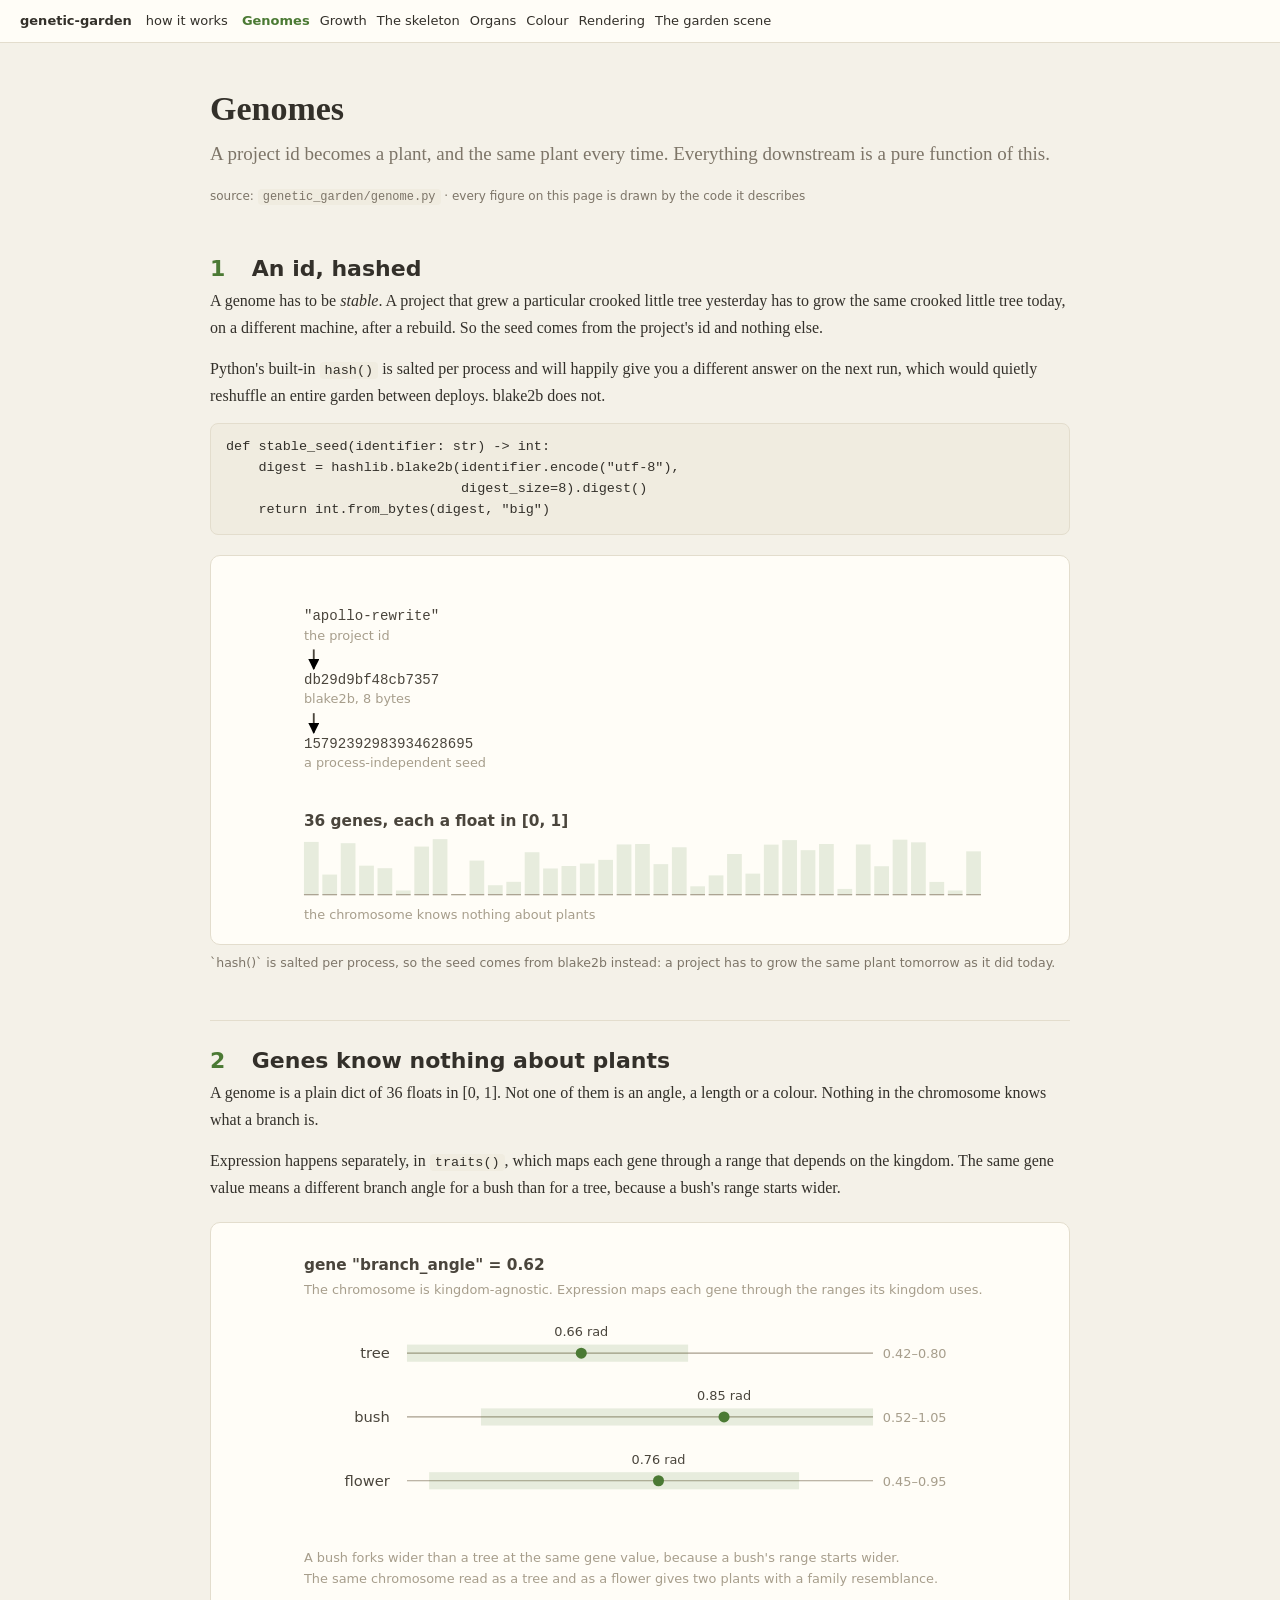
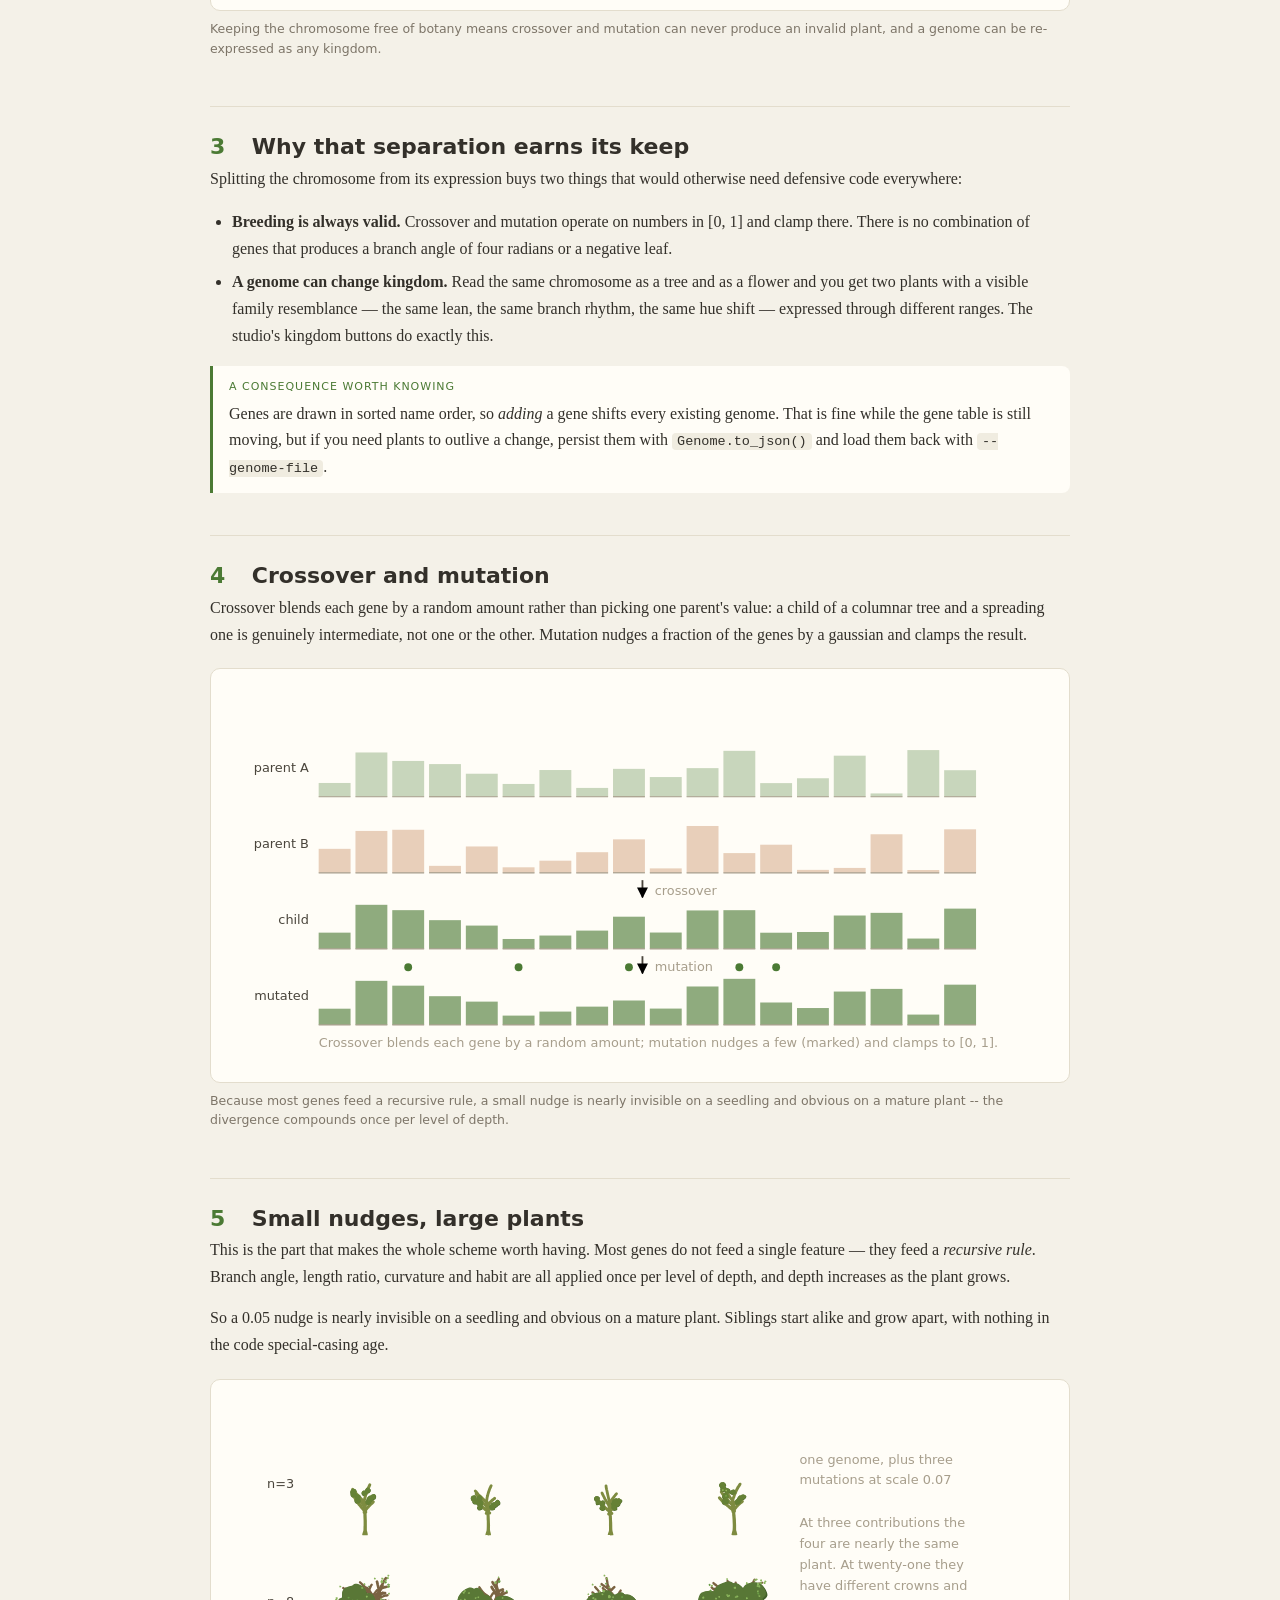
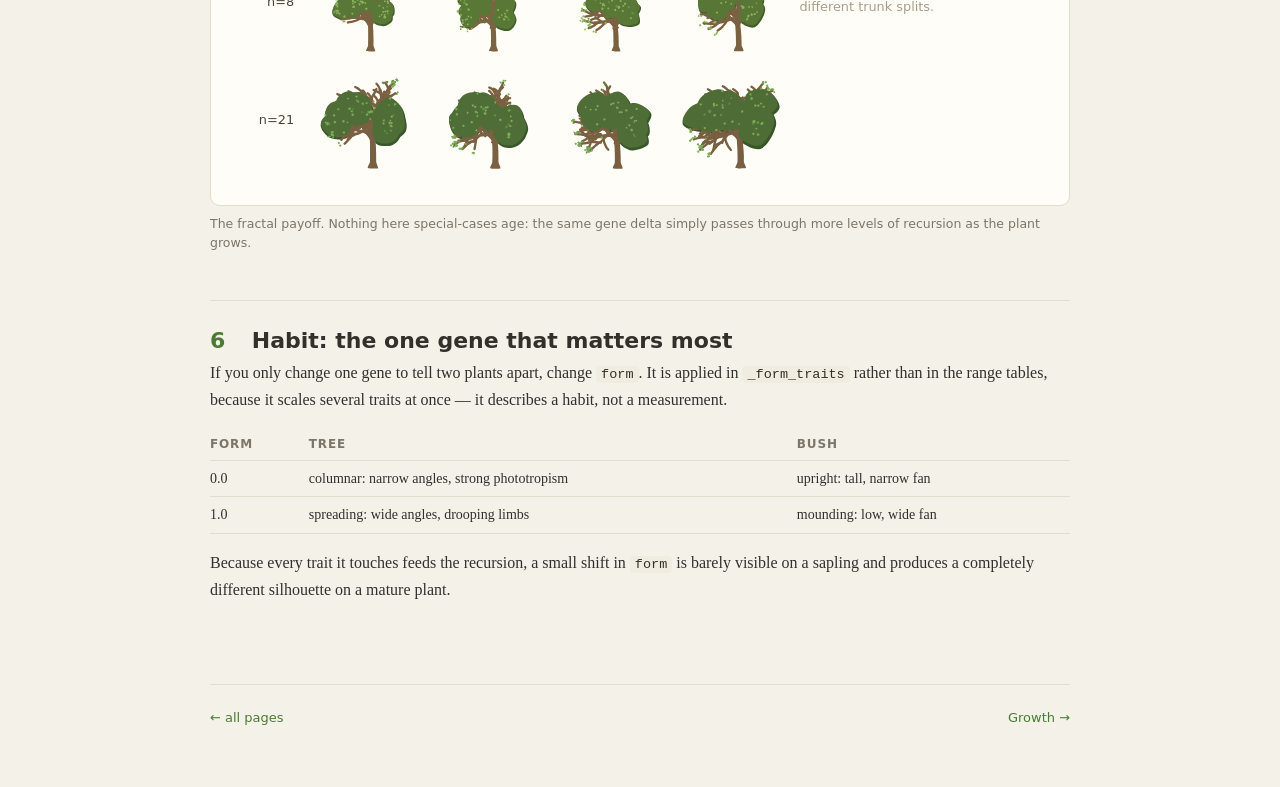
<file: genetic_garden/web/docs/genome.html>
<!doctype html><html lang="en"><head><meta charset="utf-8"><meta name="viewport" content="width=device-width,initial-scale=1"><title>Genomes &mdash; genetic-garden</title><meta name="description" content="A project id becomes a plant, and the same plant every time. Everything downstream is a pure function of this."><link rel="stylesheet" href="docs.css"></head><body><div class="topbar"><a class="home" href="/">genetic-garden</a><a href="index.html">how it works</a><nav><a href="genome.html" class="on">Genomes</a><a href="growth.html">Growth</a><a href="skeleton.html">The skeleton</a><a href="organs.html">Organs</a><a href="palette.html">Colour</a><a href="render.html">Rendering</a><a href="garden.html">The garden scene</a></nav></div><div class="layout"><header class="page"><h1>Genomes</h1><p class="standfirst">A project id becomes a plant, and the same plant every time. Everything downstream is a pure function of this.</p><p class="meta">source: <code>genetic_garden/genome.py</code> &middot; every figure on this page is drawn by the code it describes</p></header><section class="step"><h2><span class="num">1</span>An id, hashed</h2><p>A genome has to be <em>stable</em>. A project that grew a particular crooked little tree yesterday has to grow the same crooked little tree today, on a different machine, after a rebuild. So the seed comes from the project's id and nothing else.</p><p>Python's built-in <code>hash()</code> is salted per process and will happily give you a different answer on the next run, which would quietly reshuffle an entire garden between deploys. blake2b does not.</p><pre><code>def stable_seed(identifier: str) -&gt; int:
    digest = hashlib.blake2b(identifier.encode(&quot;utf-8&quot;),
                             digest_size=8).digest()
    return int.from_bytes(digest, &quot;big&quot;)</code></pre><figure class="plate" id="fig-id_to_genes"><div class="frame"><svg class="fig" xmlns="http://www.w3.org/2000/svg" viewBox="0 0 680 300" role="img" aria-label="`hash()` is salted per process, so the seed comes from blake2b instead: a project has to grow the same plant tomorrow as it did today."><defs><marker id="gg-arrow" viewBox="0 0 10 10" refX="9" refY="5" markerWidth="6" markerHeight="6" orient="auto-start-reverse"><path d="M0,0 L10,5 L0,10 z" class="fig-arrowhead"/></marker></defs><text class="fig-text fig-code" x="66" y="44" text-anchor="start">&quot;apollo-rewrite&quot;</text><text class="fig-text fig-small fig-muted-ink" x="66" y="60" text-anchor="start">the project id</text><path class="fig-arrow" d="M74,68L74,84" marker-end="url(#gg-arrow)"/><text class="fig-text fig-code" x="66" y="96" text-anchor="start">db29d9bf48cb7357</text><text class="fig-text fig-small fig-muted-ink" x="66" y="112" text-anchor="start">blake2b, 8 bytes</text><path class="fig-arrow" d="M74,120L74,136" marker-end="url(#gg-arrow)"/><text class="fig-text fig-code" x="66" y="148" text-anchor="start">15792392983934628695</text><text class="fig-text fig-small fig-muted-ink" x="66" y="164" text-anchor="start">a process-independent seed</text><text class="fig-text fig-label" x="66" y="212" text-anchor="start">36 genes, each a float in [0, 1]</text><rect class="fig-fill" x="66" y="224.97" width="12" height="43.03"/><path class="fig-axis" d="M66,268L78,268"/><rect class="fig-fill" x="81" y="251.58" width="12" height="16.42"/><path class="fig-axis" d="M81,268L93,268"/><rect class="fig-fill" x="96" y="225.99" width="12" height="42.01"/><path class="fig-axis" d="M96,268L108,268"/><rect class="fig-fill" x="111" y="244.35" width="12" height="23.65"/><path class="fig-axis" d="M111,268L123,268"/><rect class="fig-fill" x="126" y="246.4" width="12" height="21.6"/><path class="fig-axis" d="M126,268L138,268"/><rect class="fig-fill" x="141" y="264.59" width="12" height="3.41"/><path class="fig-axis" d="M141,268L153,268"/><rect class="fig-fill" x="156" y="228.75" width="12" height="39.25"/><path class="fig-axis" d="M156,268L168,268"/><rect class="fig-fill" x="171" y="222.71" width="12" height="45.29"/><path class="fig-axis" d="M171,268L183,268"/><rect class="fig-fill" x="186" y="267.59" width="12" height="0.41"/><path class="fig-axis" d="M186,268L198,268"/><rect class="fig-fill" x="201" y="240.2" width="12" height="27.8"/><path class="fig-axis" d="M201,268L213,268"/><rect class="fig-fill" x="216" y="260.29" width="12" height="7.71"/><path class="fig-axis" d="M216,268L228,268"/><rect class="fig-fill" x="231" y="257.53" width="12" height="10.47"/><path class="fig-axis" d="M231,268L243,268"/><rect class="fig-fill" x="246" y="233.39" width="12" height="34.61"/><path class="fig-axis" d="M246,268L258,268"/><rect class="fig-fill" x="261" y="246.63" width="12" height="21.37"/><path class="fig-axis" d="M261,268L273,268"/><rect class="fig-fill" x="276" y="244.63" width="12" height="23.37"/><path class="fig-axis" d="M276,268L288,268"/><rect class="fig-fill" x="291" y="242.62" width="12" height="25.38"/><path class="fig-axis" d="M291,268L303,268"/><rect class="fig-fill" x="306" y="239.61" width="12" height="28.39"/><path class="fig-axis" d="M306,268L318,268"/><rect class="fig-fill" x="321" y="227.04" width="12" height="40.96"/><path class="fig-axis" d="M321,268L333,268"/><rect class="fig-fill" x="336" y="226.68" width="12" height="41.32"/><path class="fig-axis" d="M336,268L348,268"/><rect class="fig-fill" x="351" y="243.09" width="12" height="24.91"/><path class="fig-axis" d="M351,268L363,268"/><rect class="fig-fill" x="366" y="229.33" width="12" height="38.67"/><path class="fig-axis" d="M366,268L378,268"/><rect class="fig-fill" x="381" y="261.15" width="12" height="6.85"/><path class="fig-axis" d="M381,268L393,268"/><rect class="fig-fill" x="396" y="252.25" width="12" height="15.75"/><path class="fig-axis" d="M396,268L408,268"/><rect class="fig-fill" x="411" y="234.81" width="12" height="33.19"/><path class="fig-axis" d="M411,268L423,268"/><rect class="fig-fill" x="426" y="250.82" width="12" height="17.18"/><path class="fig-axis" d="M426,268L438,268"/><rect class="fig-fill" x="441" y="227.17" width="12" height="40.83"/><path class="fig-axis" d="M441,268L453,268"/><rect class="fig-fill" x="456" y="223.51" width="12" height="44.49"/><path class="fig-axis" d="M456,268L468,268"/><rect class="fig-fill" x="471" y="231.7" width="12" height="36.3"/><path class="fig-axis" d="M471,268L483,268"/><rect class="fig-fill" x="486" y="226.66" width="12" height="41.34"/><path class="fig-axis" d="M486,268L498,268"/><rect class="fig-fill" x="501" y="263.29" width="12" height="4.71"/><path class="fig-axis" d="M501,268L513,268"/><rect class="fig-fill" x="516" y="227.03" width="12" height="40.97"/><path class="fig-axis" d="M516,268L528,268"/><rect class="fig-fill" x="531" y="244.8" width="12" height="23.2"/><path class="fig-axis" d="M531,268L543,268"/><rect class="fig-fill" x="546" y="223.14" width="12" height="44.86"/><path class="fig-axis" d="M546,268L558,268"/><rect class="fig-fill" x="561" y="225.31" width="12" height="42.69"/><path class="fig-axis" d="M561,268L573,268"/><rect class="fig-fill" x="576" y="257.6" width="12" height="10.4"/><path class="fig-axis" d="M576,268L588,268"/><rect class="fig-fill" x="591" y="264.57" width="12" height="3.43"/><path class="fig-axis" d="M591,268L603,268"/><rect class="fig-fill" x="606" y="232.67" width="12" height="35.33"/><path class="fig-axis" d="M606,268L618,268"/><text class="fig-text fig-small fig-muted-ink" x="66" y="288" text-anchor="start">the chromosome knows nothing about plants</text></svg></div><figcaption>`hash()` is salted per process, so the seed comes from blake2b instead: a project has to grow the same plant tomorrow as it did today.</figcaption></figure></section><section class="step"><h2><span class="num">2</span>Genes know nothing about plants</h2><p>A genome is a plain dict of 36 floats in [0, 1]. Not one of them is an angle, a length or a colour. Nothing in the chromosome knows what a branch is.</p><p>Expression happens separately, in <code>traits()</code>, which maps each gene through a range that depends on the kingdom. The same gene value means a different branch angle for a bush than for a tree, because a bush's range starts wider.</p><figure class="plate" id="fig-gene_to_trait"><div class="frame"><svg class="fig" xmlns="http://www.w3.org/2000/svg" viewBox="0 0 680 300" role="img" aria-label="Keeping the chromosome free of botany means crossover and mutation can never produce an invalid plant, and a genome can be re-expressed as any kingdom."><text class="fig-text fig-label" x="66" y="30" text-anchor="start">gene &quot;branch_angle&quot; = 0.62</text><text class="fig-text fig-small fig-muted-ink" x="66" y="50" text-anchor="start">The chromosome is kingdom-agnostic. Expression maps each gene through the ranges its kingdom uses.</text><text class="fig-text" x="136" y="102" text-anchor="end">tree</text><path class="fig-axis" d="M150,98L530,98"/><rect class="fig-band" x="150" y="91" width="229.21" height="14"/><circle class="fig-dot fig-dot-big" cx="292.11" cy="98" r="4.5"/><text class="fig-text fig-small" x="292.11" y="84" text-anchor="middle">0.66 rad</text><text class="fig-text fig-small fig-muted-ink" x="538" y="102" text-anchor="start">0.42–0.80</text><text class="fig-text" x="136" y="154" text-anchor="end">bush</text><path class="fig-axis" d="M150,150L530,150"/><rect class="fig-band" x="210.32" y="143" width="319.68" height="14"/><circle class="fig-dot fig-dot-big" cx="408.52" cy="150" r="4.5"/><text class="fig-text fig-small" x="408.52" y="136" text-anchor="middle">0.85 rad</text><text class="fig-text fig-small fig-muted-ink" x="538" y="154" text-anchor="start">0.52–1.05</text><text class="fig-text" x="136" y="206" text-anchor="end">flower</text><path class="fig-axis" d="M150,202L530,202"/><rect class="fig-band" x="168.1" y="195" width="301.59" height="14"/><circle class="fig-dot fig-dot-big" cx="355.08" cy="202" r="4.5"/><text class="fig-text fig-small" x="355.08" y="188" text-anchor="middle">0.76 rad</text><text class="fig-text fig-small fig-muted-ink" x="538" y="206" text-anchor="start">0.45–0.95</text><text class="fig-text fig-small fig-muted-ink" x="66" y="268" text-anchor="start">A bush forks wider than a tree at the same gene value, because a bush's range starts wider.</text><text class="fig-text fig-small fig-muted-ink" x="66" y="285" text-anchor="start">The same chromosome read as a tree and as a flower gives two plants with a family resemblance.</text></svg></div><figcaption>Keeping the chromosome free of botany means crossover and mutation can never produce an invalid plant, and a genome can be re-expressed as any kingdom.</figcaption></figure></section><section class="step"><h2><span class="num">3</span>Why that separation earns its keep</h2><p>Splitting the chromosome from its expression buys two things that would otherwise need defensive code everywhere:</p><ul><li><strong>Breeding is always valid.</strong> Crossover and mutation operate on numbers in [0, 1] and clamp there. There is no combination of genes that produces a branch angle of four radians or a negative leaf.</li><li><strong>A genome can change kingdom.</strong> Read the same chromosome as a tree and as a flower and you get two plants with a visible family resemblance — the same lean, the same branch rhythm, the same hue shift — expressed through different ranges. The studio's kingdom buttons do exactly this.</li></ul><div class="callout"><span class="kicker">a consequence worth knowing</span><p>Genes are drawn in sorted name order, so <em>adding</em> a gene shifts every existing genome. That is fine while the gene table is still moving, but if you need plants to outlive a change, persist them with <code>Genome.to_json()</code> and load them back with <code>--genome-file</code>.</p></div></section><section class="step"><h2><span class="num">4</span>Crossover and mutation</h2><p>Crossover blends each gene by a random amount rather than picking one parent's value: a child of a columnar tree and a spreading one is genuinely intermediate, not one or the other. Mutation nudges a fraction of the genes by a gaussian and clamps the result.</p><figure class="plate" id="fig-breeding"><div class="frame"><svg class="fig" xmlns="http://www.w3.org/2000/svg" viewBox="0 0 680 320" role="img" aria-label="Because most genes feed a recursive rule, a small nudge is nearly invisible on a seedling and obvious on a mature plant -- the divergence compounds once per level of depth."><defs><marker id="gg-arrow" viewBox="0 0 10 10" refX="9" refY="5" markerWidth="6" markerHeight="6" orient="auto-start-reverse"><path d="M0,0 L10,5 L0,10 z" class="fig-arrowhead"/></marker></defs><text class="fig-text fig-small" x="70" y="76" text-anchor="end">parent A</text><rect class="fig-bar-a" x="78" y="84.77" width="26" height="11.23"/><path class="fig-axis" d="M78,96L104,96"/><rect class="fig-bar-a" x="108" y="59.91" width="26" height="36.09"/><path class="fig-axis" d="M108,96L134,96"/><rect class="fig-bar-a" x="138" y="66.8" width="26" height="29.2"/><path class="fig-axis" d="M138,96L164,96"/><rect class="fig-bar-a" x="168" y="69.38" width="26" height="26.62"/><path class="fig-axis" d="M168,96L194,96"/><rect class="fig-bar-a" x="198" y="77.23" width="26" height="18.77"/><path class="fig-axis" d="M198,96L224,96"/><rect class="fig-bar-a" x="228" y="85.58" width="26" height="10.42"/><path class="fig-axis" d="M228,96L254,96"/><rect class="fig-bar-a" x="258" y="74.22" width="26" height="21.78"/><path class="fig-axis" d="M258,96L284,96"/><rect class="fig-bar-a" x="288" y="88.81" width="26" height="7.19"/><path class="fig-axis" d="M288,96L314,96"/><rect class="fig-bar-a" x="318" y="73.26" width="26" height="22.74"/><path class="fig-axis" d="M318,96L344,96"/><rect class="fig-bar-a" x="348" y="79.95" width="26" height="16.05"/><path class="fig-axis" d="M348,96L374,96"/><rect class="fig-bar-a" x="378" y="72.67" width="26" height="23.33"/><path class="fig-axis" d="M378,96L404,96"/><rect class="fig-bar-a" x="408" y="58.58" width="26" height="37.42"/><path class="fig-axis" d="M408,96L434,96"/><rect class="fig-bar-a" x="438" y="84.89" width="26" height="11.11"/><path class="fig-axis" d="M438,96L464,96"/><rect class="fig-bar-a" x="468" y="80.93" width="26" height="15.07"/><path class="fig-axis" d="M468,96L494,96"/><rect class="fig-bar-a" x="498" y="62.51" width="26" height="33.49"/><path class="fig-axis" d="M498,96L524,96"/><rect class="fig-bar-a" x="528" y="93.3" width="26" height="2.7"/><path class="fig-axis" d="M528,96L554,96"/><rect class="fig-bar-a" x="558" y="57.96" width="26" height="38.04"/><path class="fig-axis" d="M558,96L584,96"/><rect class="fig-bar-a" x="588" y="74.36" width="26" height="21.64"/><path class="fig-axis" d="M588,96L614,96"/><text class="fig-text fig-small" x="70" y="138" text-anchor="end">parent B</text><rect class="fig-bar-b" x="78" y="138.48" width="26" height="19.52"/><path class="fig-axis" d="M78,158L104,158"/><rect class="fig-bar-b" x="108" y="123.89" width="26" height="34.11"/><path class="fig-axis" d="M108,158L134,158"/><rect class="fig-bar-b" x="138" y="122.92" width="26" height="35.08"/><path class="fig-axis" d="M138,158L164,158"/><rect class="fig-bar-b" x="168" y="152.35" width="26" height="5.65"/><path class="fig-axis" d="M168,158L194,158"/><rect class="fig-bar-b" x="198" y="136.56" width="26" height="21.44"/><path class="fig-axis" d="M198,158L224,158"/><rect class="fig-bar-b" x="228" y="153.54" width="26" height="4.46"/><path class="fig-axis" d="M228,158L254,158"/><rect class="fig-bar-b" x="258" y="148.14" width="26" height="9.86"/><path class="fig-axis" d="M258,158L284,158"/><rect class="fig-bar-b" x="288" y="141.22" width="26" height="16.78"/><path class="fig-axis" d="M288,158L314,158"/><rect class="fig-bar-b" x="318" y="130.74" width="26" height="27.26"/><path class="fig-axis" d="M318,158L344,158"/><rect class="fig-bar-b" x="348" y="154.42" width="26" height="3.58"/><path class="fig-axis" d="M348,158L374,158"/><rect class="fig-bar-b" x="378" y="119.84" width="26" height="38.16"/><path class="fig-axis" d="M378,158L404,158"/><rect class="fig-bar-b" x="408" y="141.95" width="26" height="16.05"/><path class="fig-axis" d="M408,158L434,158"/><rect class="fig-bar-b" x="438" y="135.1" width="26" height="22.9"/><path class="fig-axis" d="M438,158L464,158"/><rect class="fig-bar-b" x="468" y="155.63" width="26" height="2.37"/><path class="fig-axis" d="M468,158L494,158"/><rect class="fig-bar-b" x="498" y="154.04" width="26" height="3.96"/><path class="fig-axis" d="M498,158L524,158"/><rect class="fig-bar-b" x="528" y="126.59" width="26" height="31.41"/><path class="fig-axis" d="M528,158L554,158"/><rect class="fig-bar-b" x="558" y="155.74" width="26" height="2.26"/><path class="fig-axis" d="M558,158L584,158"/><rect class="fig-bar-b" x="588" y="122.55" width="26" height="35.45"/><path class="fig-axis" d="M588,158L614,158"/><path class="fig-arrow" d="M342,164L342,178" marker-end="url(#gg-arrow)"/><text class="fig-text fig-small fig-muted-ink" x="352" y="176" text-anchor="start">crossover</text><text class="fig-text fig-small" x="70" y="200" text-anchor="end">child</text><rect class="fig-bar-c" x="78" y="206.81" width="26" height="13.19"/><path class="fig-axis" d="M78,220L104,220"/><rect class="fig-bar-c" x="108" y="184.11" width="26" height="35.89"/><path class="fig-axis" d="M108,220L134,220"/><rect class="fig-bar-c" x="138" y="188.47" width="26" height="31.53"/><path class="fig-axis" d="M138,220L164,220"/><rect class="fig-bar-c" x="168" y="196.63" width="26" height="23.37"/><path class="fig-axis" d="M168,220L194,220"/><rect class="fig-bar-c" x="198" y="201.05" width="26" height="18.95"/><path class="fig-axis" d="M198,220L224,220"/><rect class="fig-bar-c" x="228" y="211.97" width="26" height="8.03"/><path class="fig-axis" d="M228,220L254,220"/><rect class="fig-bar-c" x="258" y="209.17" width="26" height="10.83"/><path class="fig-axis" d="M258,220L284,220"/><rect class="fig-bar-c" x="288" y="205.14" width="26" height="14.86"/><path class="fig-axis" d="M288,220L314,220"/><rect class="fig-bar-c" x="318" y="193.8" width="26" height="26.2"/><path class="fig-axis" d="M318,220L344,220"/><rect class="fig-bar-c" x="348" y="206.72" width="26" height="13.28"/><path class="fig-axis" d="M348,220L374,220"/><rect class="fig-bar-c" x="378" y="188.71" width="26" height="31.29"/><path class="fig-axis" d="M378,220L404,220"/><rect class="fig-bar-c" x="408" y="188.49" width="26" height="31.51"/><path class="fig-axis" d="M408,220L434,220"/><rect class="fig-bar-c" x="438" y="206.86" width="26" height="13.14"/><path class="fig-axis" d="M438,220L464,220"/><rect class="fig-bar-c" x="468" y="206.28" width="26" height="13.72"/><path class="fig-axis" d="M468,220L494,220"/><rect class="fig-bar-c" x="498" y="192.84" width="26" height="27.16"/><path class="fig-axis" d="M498,220L524,220"/><rect class="fig-bar-c" x="528" y="190.67" width="26" height="29.33"/><path class="fig-axis" d="M528,220L554,220"/><rect class="fig-bar-c" x="558" y="211.62" width="26" height="8.38"/><path class="fig-axis" d="M558,220L584,220"/><rect class="fig-bar-c" x="588" y="187.22" width="26" height="32.78"/><path class="fig-axis" d="M588,220L614,220"/><path class="fig-arrow" d="M342,226L342,240" marker-end="url(#gg-arrow)"/><text class="fig-text fig-small fig-muted-ink" x="352" y="238" text-anchor="start">mutation</text><text class="fig-text fig-small" x="70" y="262" text-anchor="end">mutated</text><rect class="fig-bar-c" x="78" y="268.81" width="26" height="13.19"/><path class="fig-axis" d="M78,282L104,282"/><rect class="fig-bar-c" x="108" y="246.11" width="26" height="35.89"/><path class="fig-axis" d="M108,282L134,282"/><rect class="fig-bar-c" x="138" y="250.04" width="26" height="31.96"/><path class="fig-axis" d="M138,282L164,282"/><rect class="fig-bar-c" x="168" y="258.63" width="26" height="23.37"/><path class="fig-axis" d="M168,282L194,282"/><rect class="fig-bar-c" x="198" y="263.05" width="26" height="18.95"/><path class="fig-axis" d="M198,282L224,282"/><rect class="fig-bar-c" x="228" y="274.45" width="26" height="7.55"/><path class="fig-axis" d="M228,282L254,282"/><rect class="fig-bar-c" x="258" y="271.17" width="26" height="10.83"/><path class="fig-axis" d="M258,282L284,282"/><rect class="fig-bar-c" x="288" y="267.14" width="26" height="14.86"/><path class="fig-axis" d="M288,282L314,282"/><rect class="fig-bar-c" x="318" y="262.13" width="26" height="19.87"/><path class="fig-axis" d="M318,282L344,282"/><rect class="fig-bar-c" x="348" y="268.72" width="26" height="13.28"/><path class="fig-axis" d="M348,282L374,282"/><rect class="fig-bar-c" x="378" y="250.71" width="26" height="31.29"/><path class="fig-axis" d="M378,282L404,282"/><rect class="fig-bar-c" x="408" y="244.47" width="26" height="37.53"/><path class="fig-axis" d="M408,282L434,282"/><rect class="fig-bar-c" x="438" y="263.76" width="26" height="18.24"/><path class="fig-axis" d="M438,282L464,282"/><rect class="fig-bar-c" x="468" y="268.28" width="26" height="13.72"/><path class="fig-axis" d="M468,282L494,282"/><rect class="fig-bar-c" x="498" y="254.84" width="26" height="27.16"/><path class="fig-axis" d="M498,282L524,282"/><rect class="fig-bar-c" x="528" y="252.67" width="26" height="29.33"/><path class="fig-axis" d="M528,282L554,282"/><rect class="fig-bar-c" x="558" y="273.62" width="26" height="8.38"/><path class="fig-axis" d="M558,282L584,282"/><rect class="fig-bar-c" x="588" y="249.22" width="26" height="32.78"/><path class="fig-axis" d="M588,282L614,282"/><circle class="fig-dot fig-dot-big" cx="151" cy="235" r="3.2"/><circle class="fig-dot fig-dot-big" cx="241" cy="235" r="3.2"/><circle class="fig-dot fig-dot-big" cx="331" cy="235" r="3.2"/><circle class="fig-dot fig-dot-big" cx="421" cy="235" r="3.2"/><circle class="fig-dot fig-dot-big" cx="451" cy="235" r="3.2"/><text class="fig-text fig-small fig-muted-ink" x="78" y="300" text-anchor="start">Crossover blends each gene by a random amount; mutation nudges a few (marked) and clamps to [0, 1].</text></svg></div><figcaption>Because most genes feed a recursive rule, a small nudge is nearly invisible on a seedling and obvious on a mature plant -- the divergence compounds once per level of depth.</figcaption></figure></section><section class="step"><h2><span class="num">5</span>Small nudges, large plants</h2><p>This is the part that makes the whole scheme worth having. Most genes do not feed a single feature — they feed a <em>recursive rule</em>. Branch angle, length ratio, curvature and habit are all applied once per level of depth, and depth increases as the plant grows.</p><p>So a 0.05 nudge is nearly invisible on a seedling and obvious on a mature plant. Siblings start alike and grow apart, with nothing in the code special-casing age.</p><figure class="plate" id="fig-divergence"><div class="frame"><svg class="fig" xmlns="http://www.w3.org/2000/svg" viewBox="0 0 680 330" role="img" aria-label="The fractal payoff. Nothing here special-cases age: the same gene delta simply passes through more levels of recursion as the plant grows."><text class="fig-text fig-small" x="58" y="80" text-anchor="end">n=3</text><g transform="translate(68,34) scale(1)"><svg xmlns="http://www.w3.org/2000/svg" width="92" height="92" viewBox="0 0 92 92" role="img" aria-label="apollo: seedling tree, 3 contributions"><g transform="translate(47.809,84.229) scale(1.48854,-1.48854)"><g fill="#4b672a"><path d="M-4.2,20.2C-4.8,20.1 -5.5,19.6 -5.7,19.2C-5.9,18.7 -5.7,17.9 -5.3,17.5C-5,17.2 -4.3,16.8 -3.7,16.9C-3.2,16.9 -2.4,17.4 -2.2,17.8C-2,18.3 -2.1,19.2 -2.4,19.6C-2.8,20 -3.7,20.3 -4.2,20.2Z"/><path d="M-3.8,19.2C-3.3,19.2 -2.5,19.7 -2.3,20.1C-2.1,20.5 -2.4,21.2 -2.6,21.6C-2.9,22 -3.5,22.2 -4,22.2C-4.5,22.2 -5.5,22 -5.8,21.6C-6,21.2 -5.9,20.2 -5.5,19.8C-5.2,19.4 -4.3,19.1 -3.8,19.2Z"/><path d="M-7.8,21.4C-7.6,21 -7.1,20.5 -6.6,20.4C-6.1,20.3 -5.4,20.5 -5,20.8C-4.6,21.1 -4.1,21.9 -4.3,22.4C-4.4,22.9 -5.2,23.5 -5.8,23.6C-6.4,23.8 -7.4,23.5 -7.7,23.1C-8,22.8 -8,21.9 -7.8,21.4Z"/><path d="M-4.6,23C-4.4,23.5 -4.6,24.3 -4.9,24.7C-5.3,25.1 -6.1,25.3 -6.6,25.2C-7,25.2 -7.6,24.8 -7.8,24.3C-8,23.9 -8.2,23.2 -7.9,22.8C-7.7,22.3 -6.8,21.7 -6.2,21.7C-5.7,21.8 -4.9,22.5 -4.6,23Z"/><path d="M1.3,20.3C0.9,19.8 0.6,18.9 0.8,18.5C1.1,18 2.1,17.6 2.7,17.6C3.3,17.6 4.3,18 4.6,18.4C4.8,18.9 4.6,19.7 4.3,20.2C4,20.8 3.3,21.5 2.8,21.5C2.3,21.5 1.6,20.8 1.3,20.3Z"/><path d="M0.3,18.4C0,18 0.1,17.1 0.4,16.7C0.7,16.4 1.6,16.2 2.1,16.3C2.6,16.3 3.3,16.7 3.5,17.2C3.7,17.6 3.6,18.4 3.3,18.7C3,19.1 2.2,19.2 1.7,19.1C1.2,19.1 0.5,18.8 0.3,18.4Z"/><path d="M2.6,20.7C2.6,20.3 3.2,19.6 3.7,19.3C4.2,19.1 5.2,19.1 5.5,19.4C5.9,19.7 6.1,20.5 6.1,20.9C6.1,21.4 5.7,22.1 5.3,22.3C4.9,22.5 4.1,22.3 3.7,22C3.2,21.7 2.6,21.2 2.6,20.7Z"/><path d="M0.3,24.1C-0.2,24.3 -0.9,24.2 -1.3,24C-1.7,23.7 -1.9,23.1 -1.9,22.7C-1.9,22.2 -1.5,21.6 -1,21.4C-0.6,21.2 0.2,21.2 0.7,21.5C1.1,21.8 1.6,22.6 1.5,23C1.5,23.4 0.7,24 0.3,24.1Z"/><path d="M2.8,25.2C2.5,25.6 1.7,26 1.2,25.9C0.8,25.8 0.2,25.1 0.1,24.6C-0,24.1 0.2,23.3 0.5,23C0.9,22.7 1.8,22.7 2.2,22.9C2.6,23 3,23.5 3.1,23.9C3.2,24.3 3.2,24.9 2.8,25.2Z"/></g><path fill="none" stroke="#7e8c40" stroke-width="1.66" stroke-linecap="round" d="M0.6,14.7C0.6,14.8 -0.1,15.4 -0.3,15.7C-0.5,15.9 -1.3,16.9 -1.5,17.2C-1.8,17.5 -2.5,18.4 -2.7,18.7C-2.9,19 -3.6,19.9 -3.8,20.3C-4,20.6 -4.6,21.5 -4.8,21.9C-5,22.2 -5.7,23.3 -5.8,23.5"/><path fill="none" stroke="#7e8c40" stroke-width="1.64" stroke-linecap="round" d="M-1,14.6C-0.9,14.7 -0.4,15.5 -0.3,15.7C-0.1,15.9 0.3,16.5 0.5,16.7C0.6,16.9 1.1,17.6 1.3,17.8C1.4,18 1.9,18.6 2.1,18.8C2.3,19 2.8,19.5 3,19.7C3.2,19.8 3.9,20.4 4,20.5"/><path fill="#7e8c40" d="M-1.5,0C-1.7,0.3 -0.9,2.2 -0.9,2.6C-0.8,3.1 -0.9,4.8 -0.8,5.2C-0.8,5.7 -0.8,7.4 -0.8,7.8C-0.8,8.3 -0.9,10 -0.9,10.4C-0.9,10.9 -0.9,12.6 -1,13C-1,13.5 -1.1,15.1 -1.1,15.6C-1.1,16.1 -1.5,17.9 -1.4,18.2C-1.2,18.5 0,18.6 0.2,18.4C0.4,18.2 0.5,16.2 0.5,15.8C0.6,15.3 0.7,13.6 0.7,13.1C0.8,12.6 0.9,11 0.9,10.5C0.9,10 1,8.3 1,7.9C1,7.4 1,5.7 1,5.2C1,4.8 1,3.1 1,2.6C1.1,2.1 1.7,0.2 1.5,-0C1.3,-0.3 -1.3,-0.2 -1.5,0Z"/><path fill="none" stroke="#7e8c40" stroke-width="1.62" stroke-linecap="round" d="M-0.7,17.1C-0.7,17.3 -0.6,18 -0.6,18.3C-0.5,18.6 -0.2,19.8 -0.1,20.2C-0,20.6 0.3,21.7 0.4,22.1C0.5,22.4 0.9,23.5 1.1,23.9C1.2,24.3 1.6,25.3 1.8,25.7C2,26 2.5,27.3 2.6,27.5"/><path fill="none" stroke="#7e8c40" stroke-width="1.72" stroke-linecap="round" d="M0.4,12.6C0.3,12.6 0.1,12.9 -0.1,13.1C-0.3,13.3 -1.2,14.3 -1.4,14.6C-1.7,14.9 -2.5,15.9 -2.7,16.2C-3,16.5 -3.7,17.5 -3.9,17.8C-4.1,18.1 -4.9,19.1 -5.1,19.5C-5.3,19.8 -6,21 -6.1,21.2"/><path fill="none" stroke="#7e8c40" stroke-width="1.69" stroke-linecap="round" d="M-0.5,12.5C-0.5,12.6 -0.2,12.9 -0.1,13.1C-0,13.2 0.5,14 0.7,14.2C0.8,14.4 1.4,15 1.6,15.2C1.7,15.4 2.3,16 2.5,16.2C2.7,16.4 3.3,17 3.5,17.2C3.7,17.4 4.4,18 4.5,18.1"/><path fill="none" stroke="#7e8c40" stroke-width="1.61" stroke-linecap="round" d="M-0.1,17.9C-0.2,17.9 -0.4,18.1 -0.6,18.3C-0.7,18.5 -1.6,19.3 -1.9,19.6C-2.1,19.8 -2.9,20.6 -3.1,20.9C-3.4,21.1 -4.1,21.9 -4.4,22.2C-4.6,22.5 -5.4,23.3 -5.6,23.6C-5.8,23.8 -6.6,24.8 -6.8,25"/><g fill="#668236"><path d="M-4.3,20.3C-4.8,20.3 -5.5,19.8 -5.7,19.4C-5.9,18.9 -5.7,18.2 -5.4,17.8C-5,17.5 -4.3,17.1 -3.8,17.2C-3.3,17.2 -2.6,17.7 -2.4,18.1C-2.2,18.5 -2.3,19.4 -2.6,19.8C-2.9,20.1 -3.8,20.4 -4.3,20.3Z"/><path d="M-3.9,19.5C-3.4,19.5 -2.7,20 -2.5,20.3C-2.3,20.7 -2.5,21.4 -2.8,21.8C-3.1,22.1 -3.6,22.3 -4.1,22.3C-4.6,22.3 -5.5,22.2 -5.7,21.8C-6,21.4 -5.8,20.5 -5.5,20.1C-5.2,19.7 -4.4,19.4 -3.9,19.5Z"/><path d="M-7.8,21.7C-7.6,21.3 -7.1,20.8 -6.7,20.7C-6.2,20.6 -5.5,20.8 -5.2,21.1C-4.8,21.4 -4.3,22.2 -4.5,22.6C-4.6,23 -5.4,23.6 -5.9,23.7C-6.4,23.9 -7.4,23.6 -7.7,23.3C-8,22.9 -7.9,22.1 -7.8,21.7Z"/><path d="M-4.8,23.2C-4.6,23.7 -4.8,24.5 -5.1,24.9C-5.4,25.2 -6.2,25.4 -6.6,25.3C-7.1,25.3 -7.6,24.9 -7.8,24.5C-8,24.1 -8.2,23.4 -7.9,23C-7.7,22.6 -6.8,22 -6.3,22.1C-5.8,22.1 -5,22.8 -4.8,23.2Z"/><path d="M1.2,20.5C0.9,20 0.6,19.2 0.8,18.8C1.1,18.3 2,17.9 2.6,17.9C3.2,17.9 4.1,18.3 4.4,18.7C4.6,19.1 4.4,19.9 4.1,20.4C3.8,20.9 3.2,21.6 2.7,21.6C2.2,21.6 1.6,20.9 1.2,20.5Z"/><path d="M0.3,18.6C0.1,18.2 0.1,17.3 0.4,17C0.7,16.6 1.5,16.5 2,16.5C2.5,16.6 3.2,17 3.4,17.4C3.5,17.8 3.4,18.6 3.1,18.9C2.8,19.2 2.1,19.3 1.6,19.3C1.2,19.2 0.5,18.9 0.3,18.6Z"/><path d="M2.7,20.9C2.7,20.5 3.2,19.8 3.7,19.6C4.1,19.4 5,19.4 5.4,19.7C5.8,19.9 6,20.7 5.9,21.1C5.9,21.6 5.6,22.2 5.2,22.4C4.8,22.6 4.1,22.4 3.6,22.1C3.2,21.9 2.7,21.4 2.7,20.9Z"/><path d="M0.1,24.3C-0.3,24.4 -1,24.3 -1.3,24.1C-1.7,23.9 -1.9,23.3 -1.9,22.9C-1.9,22.5 -1.5,21.9 -1.1,21.7C-0.7,21.5 0.1,21.5 0.5,21.8C0.9,22 1.4,22.8 1.3,23.2C1.3,23.6 0.6,24.1 0.1,24.3Z"/><path d="M2.7,25.4C2.4,25.7 1.6,26.1 1.2,26C0.8,25.9 0.2,25.2 0.1,24.8C-0,24.3 0.2,23.5 0.5,23.3C0.8,23 1.7,23 2.1,23.1C2.5,23.3 2.9,23.7 3,24.1C3.1,24.5 3,25 2.7,25.4Z"/></g></g></svg></g><g transform="translate(168,34) scale(1)"><svg xmlns="http://www.w3.org/2000/svg" width="92" height="92" viewBox="0 0 92 92" role="img" aria-label="apollo*: seedling tree, 3 contributions"><g transform="translate(48.256,84.268) scale(1.48705,-1.48705)"><g fill="#4b672a"><path d="M-5.7,15.9C-5.2,15.6 -4.1,15.3 -3.6,15.5C-3.1,15.8 -2.5,16.7 -2.5,17.2C-2.4,17.8 -2.8,18.6 -3.3,18.9C-3.8,19.2 -4.7,19.3 -5.3,19.1C-5.8,18.9 -6.6,18.2 -6.7,17.7C-6.7,17.1 -6.2,16.3 -5.7,15.9Z"/><path d="M-4.5,18.3C-4,18.3 -3.3,18.9 -3.1,19.3C-2.9,19.7 -2.9,20.3 -3.1,20.8C-3.4,21.2 -4.1,21.9 -4.6,21.9C-5.1,21.9 -6,21.3 -6.2,20.8C-6.5,20.3 -6.3,19.5 -6,19.1C-5.7,18.7 -4.9,18.2 -4.5,18.3Z"/><path d="M-2.7,15C-2.6,15.4 -3,16.2 -3.4,16.4C-3.7,16.6 -4.5,16.4 -4.9,16.1C-5.4,15.9 -6.1,15.5 -6.2,15C-6.2,14.6 -5.7,13.7 -5.2,13.5C-4.8,13.3 -3.9,13.6 -3.5,13.9C-3.1,14.1 -2.7,14.6 -2.7,15Z"/><path d="M-6,16.9C-5.6,17.1 -5.1,17.7 -5.1,18.2C-5.1,18.6 -5.7,19.3 -6.1,19.5C-6.5,19.7 -7.3,19.5 -7.8,19.3C-8.2,19 -8.7,18.3 -8.7,17.9C-8.7,17.5 -8,16.9 -7.5,16.8C-7.1,16.6 -6.4,16.7 -6,16.9Z"/><path d="M-8.8,21.4C-9.3,21.1 -9.6,20.4 -9.6,19.9C-9.5,19.4 -9.2,18.7 -8.8,18.4C-8.3,18.2 -7.2,18.1 -6.8,18.4C-6.4,18.7 -6.3,19.5 -6.3,20C-6.3,20.6 -6.5,21.4 -6.9,21.6C-7.3,21.9 -8.4,21.7 -8.8,21.4Z"/><path d="M3.9,15.4C3.7,15.8 2.9,16.3 2.4,16.4C1.8,16.5 0.8,16.4 0.5,16.1C0.2,15.8 0.5,14.9 0.6,14.5C0.8,14 1.2,13.6 1.7,13.5C2.1,13.4 3,13.4 3.4,13.7C3.8,14 4,14.9 3.9,15.4Z"/><path d="M4.4,16.8C4.2,17.2 3.5,17.8 3,17.9C2.5,18 1.8,17.5 1.5,17.1C1.2,16.8 1.1,16.2 1.2,15.8C1.4,15.3 1.9,14.7 2.4,14.6C2.8,14.5 3.7,14.8 4,15.2C4.4,15.5 4.5,16.3 4.4,16.8Z"/><path d="M2.1,15.8C2.3,15.4 3.2,14.9 3.7,14.9C4.2,14.8 4.7,15.2 5.1,15.5C5.4,15.9 6,16.5 5.9,16.9C5.8,17.4 5,18.1 4.4,18.2C3.9,18.3 3.2,17.8 2.8,17.4C2.4,17 2,16.2 2.1,15.8Z"/><path d="M6.5,16.6C6.7,17 6.7,17.7 6.5,18.2C6.3,18.6 5.6,19.3 5.2,19.3C4.7,19.3 4.1,18.7 3.8,18.3C3.6,17.9 3.4,17.3 3.5,16.9C3.7,16.5 4.4,16.1 4.9,16C5.4,16 6.2,16.2 6.5,16.6Z"/></g><path fill="none" stroke="#7e8c40" stroke-width="1.69" stroke-linecap="round" d="M0.8,12.1C0.7,12.2 -0.1,12.7 -0.3,12.9C-0.6,13.2 -1.5,13.9 -1.8,14.2C-2.1,14.4 -3,15.2 -3.3,15.5C-3.5,15.7 -4.4,16.5 -4.7,16.8C-4.9,17.1 -5.8,17.9 -6,18.2C-6.3,18.5 -7.2,19.5 -7.3,19.6"/><path fill="none" stroke="#7e8c40" stroke-width="1.66" stroke-linecap="round" d="M-1.1,11.9C-1.1,12 -0.5,12.7 -0.3,12.9C-0.1,13.2 0.4,13.8 0.5,13.9C0.7,14.1 1.3,14.7 1.4,14.9C1.6,15.1 2.2,15.6 2.4,15.8C2.6,15.9 3.3,16.4 3.5,16.5C3.7,16.7 4.5,17.2 4.6,17.2"/><path fill="none" stroke="#7e8c40" stroke-width="1.63" stroke-linecap="round" d="M0.5,14.7C0.4,14.8 -0.4,15.3 -0.6,15.5C-0.8,15.7 -1.7,16.5 -2,16.8C-2.2,17 -3,17.8 -3.2,18.1C-3.5,18.4 -4.2,19.2 -4.4,19.5C-4.7,19.8 -5.3,20.7 -5.5,21C-5.7,21.3 -6.5,22.3 -6.6,22.5"/><path fill="#7e8c40" d="M-1.5,0C-1.7,0.3 -0.9,2.1 -0.9,2.6C-0.8,3.1 -0.8,4.7 -0.8,5.2C-0.8,5.7 -0.8,7.3 -0.8,7.8C-0.9,8.2 -0.9,9.8 -0.9,10.3C-1,10.8 -1.1,12.4 -1.1,12.9C-1.2,13.3 -1.3,15 -1.4,15.4C-1.5,15.9 -1.8,17.7 -1.7,18C-1.6,18.2 -0.3,18.4 -0.2,18.2C0,18 0.1,16.1 0.2,15.6C0.3,15.1 0.5,13.5 0.5,13C0.6,12.6 0.8,10.9 0.8,10.4C0.8,9.9 0.9,8.3 0.9,7.8C0.9,7.3 1,5.7 1,5.2C1,4.7 0.9,3.1 1,2.6C1,2.1 1.7,0.2 1.5,-0C1.3,-0.3 -1.3,-0.2 -1.5,0Z"/><path fill="none" stroke="#7e8c40" stroke-width="1.59" stroke-linecap="round" d="M-1,17C-1,17.1 -1,17.8 -0.9,18.1C-0.9,18.4 -0.8,19.6 -0.7,19.9C-0.7,20.3 -0.4,21.4 -0.3,21.8C-0.3,22.1 0.1,23.2 0.2,23.6C0.3,23.9 0.7,25 0.8,25.3C1,25.7 1.5,26.9 1.6,27"/><path fill="none" stroke="#7e8c40" stroke-width="1.61" stroke-linecap="round" d="M-0.9,15C-0.8,15 -0.7,15.4 -0.6,15.5C-0.5,15.7 -0.1,16.4 0,16.6C0.2,16.8 0.6,17.4 0.7,17.6C0.9,17.8 1.4,18.3 1.6,18.5C1.8,18.7 2.3,19.2 2.5,19.3C2.7,19.5 3.4,20 3.5,20.1"/><path fill="none" stroke="#7e8c40" stroke-width="1.58" stroke-linecap="round" d="M-0.4,17.7C-0.5,17.8 -0.7,17.9 -0.9,18.1C-1.1,18.2 -2,18.9 -2.3,19.2C-2.6,19.4 -3.3,20.1 -3.6,20.4C-3.8,20.6 -4.6,21.3 -4.8,21.6C-5.1,21.8 -5.8,22.6 -6,22.9C-6.2,23.1 -7,24.1 -7.1,24.2"/><g fill="#668236"><path d="M-5.8,16.2C-5.3,15.9 -4.3,15.7 -3.7,15.9C-3.2,16.1 -2.7,16.9 -2.7,17.5C-2.6,18 -3,18.8 -3.5,19.1C-3.9,19.4 -4.8,19.5 -5.3,19.3C-5.9,19.1 -6.6,18.4 -6.6,17.9C-6.7,17.4 -6.2,16.5 -5.8,16.2Z"/><path d="M-4.6,18.6C-4.1,18.6 -3.5,19.1 -3.3,19.5C-3.1,19.9 -3.1,20.5 -3.3,20.9C-3.5,21.3 -4.2,22 -4.7,22C-5.2,22 -6,21.4 -6.2,21C-6.4,20.5 -6.3,19.8 -6,19.4C-5.7,19 -5,18.6 -4.6,18.6Z"/><path d="M-2.9,15.2C-2.8,15.6 -3.1,16.3 -3.5,16.5C-3.8,16.7 -4.5,16.5 -5,16.3C-5.4,16.1 -6.1,15.6 -6.1,15.2C-6.2,14.8 -5.7,13.9 -5.3,13.8C-4.8,13.6 -4.1,13.9 -3.7,14.1C-3.3,14.4 -2.9,14.8 -2.9,15.2Z"/><path d="M-6.2,17.2C-5.8,17.4 -5.3,17.9 -5.3,18.3C-5.3,18.8 -5.8,19.5 -6.2,19.6C-6.6,19.8 -7.4,19.6 -7.8,19.4C-8.2,19.1 -8.7,18.5 -8.7,18.1C-8.7,17.7 -8,17.2 -7.6,17C-7.2,16.9 -6.6,16.9 -6.2,17.2Z"/><path d="M-8.9,21.5C-9.3,21.2 -9.6,20.6 -9.5,20.1C-9.5,19.7 -9.3,18.9 -8.8,18.7C-8.4,18.5 -7.3,18.4 -7,18.7C-6.6,19 -6.5,19.7 -6.5,20.2C-6.5,20.7 -6.7,21.5 -7.1,21.7C-7.5,21.9 -8.5,21.8 -8.9,21.5Z"/><path d="M3.7,15.5C3.5,16 2.8,16.4 2.3,16.5C1.8,16.6 0.8,16.5 0.5,16.2C0.3,15.9 0.5,15.1 0.6,14.7C0.8,14.3 1.2,13.9 1.6,13.8C2,13.7 2.9,13.6 3.2,13.9C3.6,14.2 3.8,15.1 3.7,15.5Z"/><path d="M4.2,16.9C4,17.4 3.4,17.9 2.9,18C2.5,18.1 1.8,17.6 1.5,17.3C1.2,16.9 1.1,16.4 1.2,16C1.4,15.6 1.8,15 2.3,14.9C2.7,14.8 3.5,15.1 3.9,15.4C4.2,15.8 4.3,16.5 4.2,16.9Z"/><path d="M2.1,16C2.3,15.6 3.1,15.2 3.6,15.2C4.1,15.1 4.6,15.4 4.9,15.8C5.3,16.1 5.8,16.7 5.7,17.1C5.6,17.5 4.8,18.2 4.3,18.3C3.8,18.3 3.2,17.9 2.8,17.5C2.4,17.2 2,16.4 2.1,16Z"/><path d="M6.3,16.8C6.5,17.2 6.5,17.9 6.3,18.3C6.1,18.7 5.5,19.4 5.1,19.4C4.7,19.4 4.1,18.8 3.8,18.4C3.6,18.1 3.4,17.5 3.5,17.1C3.7,16.8 4.3,16.3 4.8,16.3C5.3,16.2 6,16.5 6.3,16.8Z"/></g></g></svg></g><g transform="translate(268,34) scale(1)"><svg xmlns="http://www.w3.org/2000/svg" width="92" height="92" viewBox="0 0 92 92" role="img" aria-label="apollo*: seedling tree, 3 contributions"><g transform="translate(48.049,84.298) scale(1.49726,-1.49726)"><g fill="#4a672a"><path d="M3.5,17.3C3.3,17.7 2.6,17.9 2.1,18C1.5,18 0.5,17.9 0.2,17.5C-0.1,17.1 0.2,16.1 0.5,15.7C0.8,15.3 1.5,15.1 2,15.1C2.6,15.1 3.5,15.2 3.8,15.6C4,15.9 3.8,16.9 3.5,17.3Z"/><path d="M6.4,18.7C6.3,19.2 5.3,19.7 4.8,19.8C4.2,19.9 3.5,19.6 3.1,19.3C2.8,19 2.6,18.3 2.7,17.9C2.8,17.5 3.4,17 3.8,16.8C4.3,16.7 5,16.8 5.5,17.1C5.9,17.4 6.5,18.3 6.4,18.7Z"/><path d="M2,16.1C1.5,16.2 0.7,16 0.5,15.6C0.2,15.3 0.3,14.5 0.5,14.1C0.7,13.7 1.4,13.2 1.9,13.2C2.4,13.1 3.4,13.5 3.6,13.8C3.8,14.2 3.5,15 3.2,15.4C2.9,15.8 2.4,16.1 2,16.1Z"/><path d="M2.4,16.3C2.5,15.8 3,15.1 3.4,15C3.8,14.9 4.6,15.4 4.9,15.8C5.3,16.2 5.5,17 5.3,17.4C5.1,17.7 4.4,17.9 3.9,18C3.4,18.1 2.6,18 2.3,17.8C2.1,17.5 2.2,16.8 2.4,16.3Z"/><path d="M-2.9,13.8C-2.6,14.2 -2.7,14.9 -2.9,15.3C-3.1,15.7 -3.5,16.3 -4,16.4C-4.4,16.5 -5,16 -5.4,15.7C-5.7,15.3 -6.2,14.6 -6,14.2C-5.9,13.7 -5,13.2 -4.5,13.1C-4,13.1 -3.1,13.5 -2.9,13.8Z"/><path d="M-6.1,16.8C-6,16.4 -5.6,15.7 -5.2,15.5C-4.8,15.4 -4.1,15.8 -3.7,16.1C-3.3,16.4 -2.7,16.9 -2.8,17.3C-2.8,17.8 -3.5,18.7 -3.9,18.8C-4.4,18.9 -5.2,18.4 -5.6,18.1C-6,17.8 -6.2,17.2 -6.1,16.8Z"/><path d="M-8.1,17.9C-8.1,17.4 -8.1,16.5 -7.7,16.3C-7.4,16.1 -6.5,16.3 -6,16.6C-5.5,16.8 -4.8,17.3 -4.8,17.7C-4.7,18.1 -5.5,18.6 -5.9,18.9C-6.3,19.1 -7,19.2 -7.3,19.1C-7.7,18.9 -8,18.3 -8.1,17.9Z"/><path d="M-6.1,19C-5.8,19.5 -5.8,20.3 -6.1,20.6C-6.3,20.9 -7.1,21.1 -7.6,21.1C-8,21.1 -8.6,20.8 -8.8,20.4C-9.1,20.1 -9.1,19.4 -8.9,19C-8.7,18.6 -8,18 -7.5,18C-7,18 -6.3,18.6 -6.1,19Z"/><path d="M4.2,18.4C4.2,18.9 3.9,19.7 3.5,19.9C3.1,20.1 2.2,19.8 1.7,19.5C1.2,19.2 0.6,18.6 0.7,18.1C0.7,17.6 1.4,16.8 1.9,16.6C2.4,16.5 3.2,16.9 3.5,17.2C3.9,17.5 4.2,18 4.2,18.4Z"/></g><path fill="none" stroke="#7e8b40" stroke-width="1.62" stroke-linecap="round" d="M-1.1,11.5C-1,11.6 -0.5,12.4 -0.4,12.6C-0.2,12.8 0.3,13.5 0.4,13.7C0.6,13.9 1.1,14.6 1.3,14.8C1.4,15 2,15.6 2.1,15.8C2.3,16 2.9,16.6 3.1,16.8C3.3,17 3.9,17.7 4,17.8"/><path fill="none" stroke="#7e8b40" stroke-width="1.60" stroke-linecap="round" d="M0.7,11.8C0.5,11.8 -0.1,12.4 -0.4,12.6C-0.6,12.8 -1.5,13.6 -1.8,13.8C-2,14.1 -2.8,14.9 -3.1,15.1C-3.4,15.4 -4.2,16.2 -4.4,16.5C-4.7,16.8 -5.5,17.6 -5.7,17.9C-6,18.1 -6.8,19.1 -7,19.3"/><path fill="none" stroke="#7e8b40" stroke-width="1.57" stroke-linecap="round" d="M-1.3,14.2C-1.2,14.3 -0.6,14.9 -0.4,15.1C-0.3,15.3 0.3,15.8 0.5,16C0.7,16.2 1.3,16.7 1.5,16.9C1.7,17 2.2,17.5 2.4,17.7C2.6,17.9 3.3,18.3 3.5,18.5C3.7,18.7 4.4,19.2 4.5,19.3"/><path fill="#7e8b40" d="M-1.5,0C-1.7,0.3 -0.9,2.1 -0.9,2.5C-0.8,3 -0.9,4.6 -0.9,5C-0.9,5.5 -0.9,7.1 -0.9,7.5C-0.9,8 -1,9.6 -1,10C-1,10.5 -1.2,12.1 -1.2,12.6C-1.2,13 -1.2,14.6 -1.2,15.1C-1.2,15.6 -1.4,17.4 -1.3,17.6C-1.2,17.8 0.1,17.9 0.2,17.7C0.4,17.4 0.3,15.6 0.4,15.1C0.4,14.7 0.4,13.1 0.5,12.6C0.5,12.2 0.6,10.6 0.7,10.1C0.7,9.7 0.8,8.1 0.8,7.6C0.9,7.1 0.9,5.5 0.9,5.1C0.9,4.6 0.9,3 1,2.5C1,2.1 1.7,0.2 1.5,-0C1.2,-0.3 -1.2,-0.2 -1.5,0Z"/><path fill="none" stroke="#7e8b40" stroke-width="1.53" stroke-linecap="round" d="M-0.3,16.6C-0.3,16.7 -0.5,17.3 -0.5,17.6C-0.6,17.9 -0.9,19.1 -1,19.5C-1.1,19.8 -1.3,20.9 -1.4,21.3C-1.5,21.6 -1.7,22.7 -1.8,23.1C-1.9,23.5 -2.1,24.6 -2.2,24.9C-2.3,25.3 -2.5,26.6 -2.5,26.8"/><path fill="none" stroke="#7e8b40" stroke-width="1.54" stroke-linecap="round" d="M-0.1,14.6C-0.1,14.7 -0.3,14.9 -0.4,15.1C-0.6,15.3 -1.2,16.3 -1.3,16.7C-1.5,17 -2.1,17.9 -2.2,18.2C-2.4,18.5 -2.9,19.4 -3.1,19.7C-3.3,20.1 -3.7,21 -3.9,21.3C-4.1,21.7 -4.6,22.8 -4.7,22.9"/><path fill="none" stroke="#7e8b40" stroke-width="1.52" stroke-linecap="round" d="M-0.8,17.1C-0.8,17.2 -0.6,17.5 -0.5,17.6C-0.4,17.8 0,18.4 0.2,18.6C0.3,18.8 0.7,19.4 0.9,19.6C1,19.8 1.5,20.4 1.6,20.6C1.8,20.8 2.2,21.4 2.4,21.6C2.5,21.8 3.1,22.4 3.2,22.5"/><g fill="#668135"><path d="M3.4,17.4C3.1,17.8 2.5,18.1 2,18.1C1.5,18.1 0.5,18 0.2,17.7C-0,17.3 0.2,16.3 0.5,15.9C0.8,15.6 1.4,15.4 1.9,15.4C2.5,15.4 3.3,15.5 3.6,15.8C3.8,16.2 3.6,17.1 3.4,17.4Z"/><path d="M6.2,18.9C6,19.3 5.2,19.8 4.6,19.9C4.1,20 3.4,19.8 3.1,19.5C2.8,19.2 2.6,18.5 2.7,18.1C2.8,17.7 3.3,17.3 3.8,17.1C4.2,17 4.9,17.1 5.3,17.4C5.7,17.7 6.3,18.5 6.2,18.9Z"/><path d="M1.9,16.2C1.5,16.3 0.7,16.1 0.5,15.8C0.2,15.4 0.3,14.7 0.5,14.3C0.7,13.9 1.3,13.5 1.8,13.5C2.3,13.4 3.2,13.7 3.4,14.1C3.6,14.4 3.3,15.2 3,15.6C2.8,15.9 2.3,16.2 1.9,16.2Z"/><path d="M2.4,16.5C2.5,16.1 2.9,15.4 3.3,15.3C3.7,15.2 4.5,15.7 4.8,16.1C5.1,16.5 5.3,17.2 5.1,17.5C5,17.9 4.3,18.1 3.8,18.1C3.3,18.2 2.6,18.2 2.3,17.9C2.1,17.6 2.2,16.9 2.4,16.5Z"/><path d="M-3,14.1C-2.8,14.4 -2.9,15 -3.1,15.4C-3.2,15.9 -3.7,16.5 -4.1,16.5C-4.5,16.6 -5.1,16.2 -5.4,15.8C-5.7,15.5 -6.2,14.8 -6,14.4C-5.9,14 -5.1,13.5 -4.6,13.4C-4.1,13.4 -3.3,13.7 -3,14.1Z"/><path d="M-6.1,17C-6,16.6 -5.6,15.9 -5.3,15.8C-4.9,15.7 -4.2,16 -3.9,16.3C-3.5,16.6 -2.9,17.1 -3,17.5C-3,17.9 -3.6,18.8 -4.1,18.9C-4.5,19 -5.3,18.5 -5.6,18.2C-6,17.9 -6.2,17.4 -6.1,17Z"/><path d="M-8.1,18.1C-8.1,17.6 -8.1,16.8 -7.8,16.6C-7.4,16.4 -6.6,16.6 -6.1,16.8C-5.7,17 -5,17.5 -5,17.9C-4.9,18.2 -5.6,18.8 -6,19C-6.4,19.2 -7.1,19.4 -7.4,19.2C-7.7,19 -8,18.5 -8.1,18.1Z"/><path d="M-6.2,19.3C-6,19.7 -6,20.4 -6.2,20.7C-6.5,21.1 -7.2,21.2 -7.6,21.2C-8.1,21.2 -8.6,20.9 -8.8,20.6C-9.1,20.3 -9.1,19.6 -8.9,19.2C-8.7,18.8 -8,18.3 -7.6,18.3C-7.1,18.3 -6.4,18.9 -6.2,19.3Z"/><path d="M4,18.6C4,19 3.7,19.8 3.4,20C3,20.2 2.1,19.9 1.7,19.6C1.2,19.4 0.7,18.7 0.7,18.3C0.7,17.8 1.4,17.1 1.9,16.9C2.3,16.8 3,17.2 3.4,17.5C3.8,17.7 4,18.2 4,18.6Z"/></g></g></svg></g><g transform="translate(368,34) scale(1)"><svg xmlns="http://www.w3.org/2000/svg" width="92" height="92" viewBox="0 0 92 92" role="img" aria-label="apollo*: seedling tree, 3 contributions"><g transform="translate(49.001,84.171) scale(1.52707,-1.52707)"><g fill="#4a6629"><path d="M2.9,21C2.4,20.9 1.9,20.1 1.6,19.6C1.3,19.1 0.8,18.3 1.1,17.8C1.3,17.4 2.5,16.8 3.1,16.8C3.6,16.9 4.1,17.7 4.4,18.2C4.6,18.7 4.9,19.4 4.6,19.8C4.4,20.3 3.4,21 2.9,21Z"/><path d="M-4.7,22.6C-5.2,22.6 -5.9,21.9 -6.2,21.4C-6.5,20.9 -6.7,19.9 -6.4,19.5C-6.1,19.1 -5,18.9 -4.3,19C-3.7,19 -2.9,19.5 -2.8,20C-2.6,20.4 -2.9,21.1 -3.2,21.6C-3.6,22 -4.2,22.6 -4.7,22.6Z"/><path d="M-6.1,16.3C-5.6,15.9 -4.7,15.7 -4.1,15.9C-3.5,16.1 -2.7,16.9 -2.6,17.4C-2.6,18 -3.2,18.9 -3.6,19.2C-4.1,19.5 -5,19.4 -5.5,19.2C-6.1,19 -6.7,18.4 -6.8,17.9C-6.9,17.5 -6.6,16.6 -6.1,16.3Z"/><path d="M0.9,15.9C1.3,15.7 2.2,15.8 2.7,16.1C3.1,16.3 3.7,17 3.7,17.5C3.7,18 3.1,18.9 2.7,19.1C2.2,19.3 1.3,18.9 0.9,18.7C0.4,18.4 0.1,17.8 0.1,17.4C0.1,16.9 0.4,16.2 0.9,15.9Z"/><path d="M2.8,19.7C3,19.3 3.8,18.7 4.3,18.7C4.7,18.6 5.4,18.9 5.7,19.2C6.1,19.6 6.5,20.2 6.4,20.6C6.2,21 5.5,21.4 5,21.5C4.6,21.6 3.9,21.5 3.5,21.2C3.2,20.9 2.7,20.1 2.8,19.7Z"/><path d="M-4.8,22.1C-4.4,21.8 -3.6,21.6 -3.1,21.8C-2.7,21.9 -2,22.6 -2,23.1C-1.9,23.6 -2.4,24.3 -2.9,24.6C-3.3,24.9 -4.3,25 -4.7,24.8C-5.1,24.6 -5.4,23.8 -5.4,23.4C-5.4,22.9 -5.1,22.4 -4.8,22.1Z"/><path d="M-7,22.7C-6.6,22.5 -5.8,22.8 -5.3,23C-4.8,23.3 -4,23.7 -4,24.2C-3.9,24.7 -4.5,25.6 -5,25.8C-5.5,26 -6.5,25.9 -6.9,25.6C-7.3,25.3 -7.5,24.7 -7.5,24.2C-7.5,23.7 -7.3,22.9 -7,22.7Z"/><path d="M-7.3,27.8C-7.7,27.6 -8.1,26.9 -8.2,26.5C-8.2,26 -7.8,25.3 -7.4,25.1C-7,24.9 -6.3,25 -5.8,25.2C-5.3,25.4 -4.5,25.8 -4.4,26.3C-4.3,26.7 -4.9,27.7 -5.3,27.9C-5.8,28.2 -6.8,28.1 -7.3,27.8Z"/><path d="M-1.7,23.6C-2.1,23.3 -2.6,22.4 -2.5,22.1C-2.3,21.7 -1.4,21.4 -0.8,21.3C-0.3,21.2 0.5,21.3 0.8,21.6C1.1,21.9 1.1,22.7 0.9,23.1C0.7,23.5 0.2,24 -0.2,24.1C-0.6,24.2 -1.3,23.9 -1.7,23.6Z"/></g><path fill="none" stroke="#7e8b40" stroke-width="1.59" stroke-linecap="round" d="M-1.5,14.6C-1.4,14.7 -0.9,15.5 -0.7,15.7C-0.6,15.9 -0.1,16.5 0.1,16.7C0.3,16.8 0.9,17.4 1.1,17.5C1.2,17.7 1.9,18.2 2.1,18.4C2.3,18.5 2.9,19 3.1,19.1C3.3,19.3 4.1,19.8 4.2,19.8"/><path fill="none" stroke="#7e8b40" stroke-width="1.57" stroke-linecap="round" d="M-0.2,17.3C-0.2,17.4 -0.8,18 -1,18.3C-1.2,18.5 -1.9,19.4 -2.1,19.7C-2.3,20 -2.9,20.9 -3.1,21.2C-3.3,21.5 -3.9,22.4 -4.1,22.7C-4.3,23 -4.9,23.9 -5.1,24.2C-5.3,24.6 -5.9,25.6 -6,25.8"/><path fill="#7e8b40" d="M-1.5,-0C-1.7,0.2 -1,2.1 -1,2.6C-0.9,3.1 -0.9,4.7 -0.9,5.2C-0.9,5.7 -1,7.3 -1,7.8C-1,8.3 -1.1,9.9 -1.2,10.4C-1.2,10.9 -1.3,12.5 -1.3,13C-1.4,13.5 -1.5,15.1 -1.5,15.6C-1.6,16.1 -1.9,17.9 -1.8,18.2C-1.7,18.4 -0.4,18.6 -0.2,18.4C-0,18.1 0,16.2 0.1,15.8C0.2,15.3 0.3,13.6 0.4,13.1C0.4,12.7 0.5,11 0.6,10.5C0.6,10 0.8,8.4 0.8,7.9C0.8,7.4 0.9,5.7 0.9,5.3C0.9,4.8 0.9,3.1 0.9,2.6C1,2.1 1.7,0.2 1.5,0C1.3,-0.2 -1.3,-0.2 -1.5,-0Z"/><path fill="none" stroke="#7e8b40" stroke-width="1.58" stroke-linecap="round" d="M-1.2,17.2C-1.2,17.3 -1.1,18 -1,18.3C-0.9,18.6 -0.6,19.8 -0.4,20.1C-0.3,20.5 0.1,21.6 0.2,21.9C0.4,22.3 0.9,23.4 1,23.7C1.2,24.1 1.7,25.1 1.9,25.4C2.1,25.8 2.9,26.9 3,27.1"/><path fill="none" stroke="#7e8b40" stroke-width="1.67" stroke-linecap="round" d="M0,12.7C-0,12.7 -0.3,12.9 -0.5,13.1C-0.7,13.2 -1.7,14.1 -2,14.3C-2.4,14.6 -3.3,15.4 -3.6,15.6C-3.9,15.9 -4.8,16.7 -5.1,16.9C-5.4,17.2 -6.3,18.1 -6.6,18.3C-6.8,18.6 -7.8,19.6 -8,19.8"/><path fill="none" stroke="#7e8b40" stroke-width="1.65" stroke-linecap="round" d="M-0.8,12.5C-0.8,12.6 -0.6,12.9 -0.5,13.1C-0.4,13.2 0.1,13.9 0.3,14.2C0.5,14.4 1,15 1.2,15.2C1.4,15.4 1.9,16 2.1,16.2C2.3,16.4 2.9,16.9 3.1,17.1C3.4,17.3 4.1,17.8 4.2,17.9"/><path fill="none" stroke="#7e8b40" stroke-width="1.62" stroke-linecap="round" d="M-0.2,15.2C-0.3,15.3 -0.5,15.5 -0.7,15.7C-0.9,15.8 -1.8,16.7 -2.1,17C-2.4,17.3 -3.2,18.1 -3.4,18.4C-3.7,18.7 -4.4,19.5 -4.7,19.8C-4.9,20.1 -5.6,21 -5.8,21.3C-6.1,21.6 -6.8,22.7 -7,22.9"/><g fill="#658135"><path d="M2.8,21.1C2.3,21 1.9,20.3 1.6,19.8C1.3,19.3 0.9,18.5 1.1,18.1C1.3,17.7 2.4,17.1 3,17.2C3.5,17.2 3.9,18 4.2,18.5C4.4,19 4.7,19.6 4.4,20C4.2,20.4 3.3,21.1 2.8,21.1Z"/><path d="M-4.8,22.7C-5.3,22.7 -6,22.1 -6.2,21.6C-6.5,21.1 -6.7,20.2 -6.4,19.8C-6.1,19.4 -5,19.2 -4.5,19.3C-3.9,19.3 -3.1,19.8 -3,20.2C-2.8,20.6 -3.1,21.3 -3.4,21.7C-3.7,22.2 -4.3,22.7 -4.8,22.7Z"/><path d="M-6.1,16.6C-5.7,16.3 -4.8,16.1 -4.2,16.3C-3.7,16.4 -2.9,17.2 -2.9,17.7C-2.8,18.2 -3.4,19.1 -3.8,19.3C-4.3,19.6 -5.1,19.5 -5.6,19.3C-6.1,19.1 -6.7,18.6 -6.8,18.2C-6.9,17.7 -6.6,16.9 -6.1,16.6Z"/><path d="M0.8,16.2C1.2,16 2.1,16.1 2.5,16.3C3,16.6 3.5,17.2 3.5,17.7C3.5,18.2 3,19 2.5,19.2C2.1,19.4 1.2,19.1 0.8,18.8C0.4,18.5 0.1,18 0.1,17.6C0.1,17.1 0.4,16.4 0.8,16.2Z"/><path d="M2.9,19.9C3,19.5 3.7,19 4.2,18.9C4.6,18.9 5.2,19.2 5.6,19.5C5.9,19.8 6.3,20.4 6.2,20.8C6.1,21.1 5.4,21.5 4.9,21.6C4.5,21.7 3.9,21.6 3.5,21.3C3.2,21 2.7,20.3 2.9,19.9Z"/><path d="M-4.8,22.4C-4.5,22.1 -3.7,21.9 -3.3,22C-2.8,22.2 -2.2,22.9 -2.2,23.3C-2.1,23.8 -2.6,24.5 -3,24.7C-3.4,25 -4.3,25.1 -4.7,24.9C-5.1,24.7 -5.4,24 -5.4,23.6C-5.4,23.1 -5.2,22.6 -4.8,22.4Z"/><path d="M-7,23C-6.6,22.8 -5.9,23.1 -5.4,23.3C-5,23.5 -4.2,24 -4.2,24.4C-4.1,24.8 -4.7,25.7 -5.2,25.9C-5.6,26.1 -6.6,26 -7,25.7C-7.3,25.5 -7.5,24.8 -7.5,24.4C-7.5,23.9 -7.3,23.2 -7,23Z"/><path d="M-7.3,28C-7.7,27.7 -8.1,27.1 -8.1,26.7C-8.2,26.2 -7.8,25.6 -7.4,25.4C-7,25.2 -6.4,25.3 -5.9,25.4C-5.5,25.6 -4.7,26 -4.6,26.5C-4.5,26.9 -5,27.8 -5.5,28C-6,28.3 -6.9,28.2 -7.3,28Z"/><path d="M-1.7,23.8C-2.1,23.4 -2.6,22.7 -2.5,22.3C-2.3,21.9 -1.4,21.6 -0.9,21.6C-0.4,21.5 0.4,21.6 0.6,21.8C0.9,22.1 0.9,22.9 0.7,23.3C0.6,23.7 0.1,24.1 -0.3,24.2C-0.7,24.3 -1.3,24.1 -1.7,23.8Z"/></g><path fill="#78ab45" d="M-4.8,20.4C-3.9,20.4 -3.9,20.7 -4.4,21.4C-4.8,21.2 -5.1,20.9 -4.8,20.4Z"/><g fill="#9cbe61"><path d="M-4,23.3C-5,23.2 -5,23.5 -4.5,24.2C-4.1,24 -3.8,23.8 -4,23.3Z"/><path d="M-5.9,24.4C-5.6,23.5 -5.9,23.4 -6.7,23.7C-6.6,24.1 -6.4,24.5 -5.9,24.4Z"/></g></g></svg></g><text class="fig-text fig-small" x="58" y="176" text-anchor="end">n=8</text><g transform="translate(68,130) scale(1)"><svg xmlns="http://www.w3.org/2000/svg" width="92" height="92" viewBox="0 0 92 92" role="img" aria-label="apollo: maturing tree, 8 contributions"><g transform="translate(52.396,82.864) scale(1.07451,-1.07451)"><g fill="#415f2a"><path d="M8.3,38.6C5.8,38.3 2.2,35.9 1.3,33.8C0.4,31.7 1.5,28 3.1,26.2C4.6,24.4 8.1,22.9 10.6,23.1C13,23.3 16.8,25.4 17.8,27.5C18.8,29.7 18.3,34 16.7,35.8C15.1,37.7 10.9,39 8.3,38.6Z"/><path d="M9.8,18.9C12.2,19.1 15.6,21.2 16.5,23.1C17.4,24.9 16.4,28.4 15.1,30C13.8,31.6 11.1,32.8 8.7,32.8C6.3,32.8 1.9,32 0.7,30.2C-0.4,28.3 0.3,23.6 1.8,21.8C3.3,19.9 7.3,18.7 9.8,18.9Z"/><path d="M-15.1,35.6C-14.3,33.6 -11.9,31.6 -9.9,31.2C-7.9,30.7 -4.6,31.4 -2.9,32.8C-1.1,34.3 1.1,37.9 0.5,40C-0.1,42.1 -3.8,44.9 -6.3,45.4C-8.9,45.9 -13.3,44.7 -14.8,43.1C-16.3,41.5 -15.9,37.6 -15.1,35.6Z"/><path d="M-5.9,34.2C-4.9,36.4 -5.8,40.1 -7.2,41.7C-8.6,43.3 -12.2,44.2 -14.3,44C-16.4,43.7 -18.8,42 -19.8,40.2C-20.8,38.4 -21.5,35.2 -20.3,33.2C-19.2,31.3 -15.2,28.6 -12.8,28.7C-10.4,28.9 -6.8,32 -5.9,34.2Z"/><path d="M-26.8,35.3C-28.3,33.1 -29.8,29.4 -28.7,27.4C-27.7,25.4 -23.2,23.4 -20.5,23.4C-17.8,23.4 -13.5,25.2 -12.3,27.2C-11.1,29.1 -12.2,32.9 -13.5,35.1C-14.8,37.3 -17.8,40.6 -20.1,40.6C-22.3,40.6 -25.4,37.5 -26.8,35.3Z"/><path d="M-21,45.5C-22.1,43.6 -22,39.1 -20.6,37.4C-19.1,35.7 -14.7,34.9 -12.2,35.3C-9.6,35.6 -6.3,37.5 -5.3,39.5C-4.4,41.5 -5.2,45.6 -6.6,47.1C-8.1,48.7 -11.7,49.3 -14.1,49C-16.5,48.8 -20,47.5 -21,45.5Z"/><path d="M-11.6,35.8C-11.6,33.7 -8.8,30.2 -6.6,29.2C-4.3,28.1 0.3,28.3 2.1,29.5C4,30.8 4.9,34.4 4.7,36.7C4.5,39 2.9,42.3 1,43.2C-0.9,44 -4.6,43 -6.7,41.8C-8.8,40.5 -11.6,37.9 -11.6,35.8Z"/><path d="M-11.5,37.8C-13.7,38.6 -17.1,38.2 -18.8,37C-20.5,35.9 -21.8,32.9 -21.6,30.9C-21.4,28.9 -19.5,26 -17.5,25.1C-15.5,24.2 -11.6,24.3 -9.6,25.5C-7.6,26.7 -5.2,30.4 -5.6,32.5C-5.9,34.6 -9.3,37.1 -11.5,37.8Z"/><path d="M-4.1,47.3C-5.5,48.9 -9.3,51.1 -11.4,50.6C-13.5,50.1 -16.2,46.7 -16.8,44.5C-17.3,42.2 -16.4,38.5 -14.8,37.2C-13.2,35.8 -9,35.8 -7,36.5C-5,37.2 -3.2,39.4 -2.7,41.2C-2.2,43.1 -2.6,45.8 -4.1,47.3Z"/></g><g fill="#53863a"><path d="M-1.5,48.2C-0.1,48.5 -0.3,49 -1.3,49.7C-1.8,49.3 -2.1,48.8 -1.5,48.2Z"/><path d="M8,29.1C6.5,30.1 7,30.6 8.4,30.9C8.7,30.2 8.9,29.6 8,29.1Z"/><path d="M8.4,32.2C7.6,33.5 8.1,33.7 9.4,33.5C9.4,32.8 9.3,32.2 8.4,32.2Z"/><path d="M13,49.3C13.2,47.7 13.8,47.8 14.7,48.8C14.3,49.4 13.8,49.8 13,49.3Z"/><path d="M13.4,49.5C12.1,50.3 12.4,50.8 13.6,51.2C14,50.6 14.2,50 13.4,49.5Z"/></g><g fill="none" stroke="#7a6242" stroke-width="1.77" stroke-linecap="round"><path d="M-6,29.5C-6.1,29.4 -6.6,28.9 -7,28.6C-7.4,28.4 -9.3,27.2 -9.9,26.9C-10.5,26.6 -12.4,25.7 -13,25.5C-13.6,25.3 -16,24.8 -16.3,24.7"/><path d="M-9.3,28.1C-9.4,28.2 -9.8,28.9 -10,29.2C-10.2,29.5 -10.9,30.7 -11.1,31C-11.4,31.4 -12.1,32.5 -12.3,32.9C-12.6,33.3 -13.4,34.5 -13.5,34.7"/><path d="M-4.8,31.3C-4.8,31.4 -5.3,32 -5.5,32.3C-5.7,32.6 -6.5,33.8 -6.7,34.1C-7,34.5 -7.7,35.6 -8,35.9C-8.2,36.3 -9.1,37.6 -9.2,37.8"/><path d="M-5.2,37.2C-5.1,37.3 -5,37.9 -4.9,38.2C-4.8,38.4 -4.4,39.4 -4.2,39.7C-4,40 -3.4,40.9 -3.2,41.2C-3,41.4 -2.1,42.3 -2,42.4"/><path d="M-16.4,35.4C-16.5,35.4 -17,35.6 -17.3,35.7C-17.6,35.9 -19,36.5 -19.4,36.7C-19.8,36.9 -21,37.6 -21.4,37.8C-21.8,38.1 -23.2,38.9 -23.4,39"/><path d="M-13.4,42.3C-13.5,42.3 -14,42.8 -14.2,43C-14.5,43.2 -15.5,44.1 -15.8,44.4C-16.1,44.7 -17.1,45.6 -17.3,45.9C-17.6,46.2 -18.6,47.3 -18.8,47.5"/><path d="M2.5,26C2.6,26.1 3.1,26.8 3.2,27.1C3.4,27.3 4.1,28 4.3,28.3C4.5,28.5 5.3,29.1 5.5,29.3C5.7,29.5 6.6,30.2 6.8,30.2"/><path d="M3.8,29.3C3.7,29.4 3,29.8 2.7,30C2.5,30.2 1.4,31 1,31.3C0.7,31.5 -0.3,32.3 -0.6,32.6C-1,32.9 -2.1,33.8 -2.3,34"/><path d="M1.7,30.7C1.7,30.8 2,31.5 2.1,31.8C2.2,32 2.6,32.7 2.8,33C3,33.2 3.5,33.8 3.7,34C3.9,34.2 4.6,34.8 4.7,34.9"/><path d="M2.3,33.1C2.2,33.1 1.5,33.4 1.2,33.5C0.9,33.6 -0.1,34.1 -0.4,34.3C-0.8,34.5 -1.7,35 -2.1,35.2C-2.4,35.4 -3.5,36.1 -3.6,36.2"/><path d="M8.9,33.2C8.9,33.3 9,34.2 9.1,34.5C9.2,34.8 9.6,35.7 9.7,35.9C9.8,36.2 10.3,37 10.5,37.3C10.6,37.6 11.3,38.4 11.4,38.5"/><path d="M9.2,35C9.3,35.1 9.9,35.6 10.1,35.8C10.3,36 11,36.5 11.2,36.7C11.4,36.8 12.2,37.3 12.4,37.4C12.7,37.6 13.6,38 13.7,38"/><path d="M-6.8,41.1C-6.9,41.2 -7.3,41.8 -7.6,42.1C-7.8,42.4 -8.9,43.9 -9.2,44.3C-9.5,44.8 -10.4,46.1 -10.7,46.6C-11,47.1 -12,48.7 -12.1,48.9"/><path d="M3.3,38.3C3.5,38.3 4.5,38.2 4.8,38.2C5,38.1 5.9,38 6.2,38C6.5,38 7.3,37.8 7.6,37.7C7.9,37.7 8.9,37.5 9,37.4"/><path d="M6,38.1C6,38.2 6.2,39.2 6.3,39.5C6.4,39.8 6.8,40.9 7,41.3C7.1,41.6 7.7,42.6 7.9,42.9C8.2,43.2 9.1,44.3 9.2,44.4"/><path d="M6.7,40.3C6.8,40.3 7.5,40.7 7.7,40.8C8,40.9 9,41.4 9.4,41.5C9.7,41.6 10.7,41.9 11.1,42C11.4,42.1 12.6,42.3 12.8,42.4"/><path d="M1.4,39.5C1.4,39.7 1.5,40.6 1.6,40.9C1.7,41.3 2.2,42.5 2.4,42.9C2.6,43.2 3.2,44.3 3.5,44.6C3.7,45 4.7,46 4.8,46.2"/><path d="M1.5,42.6C1.4,42.6 0.7,43 0.3,43.2C-0.1,43.5 -1.6,44.4 -2.1,44.7C-2.5,45 -3.9,46 -4.3,46.3C-4.8,46.6 -6.3,47.9 -6.5,48.1"/><path d="M-1.2,44.1C-1.2,44.2 -1.3,45.1 -1.2,45.4C-1.2,45.7 -0.9,46.8 -0.8,47.2C-0.7,47.5 -0.3,48.5 -0.1,48.8C0,49.1 0.7,50.2 0.8,50.3"/><path d="M-2,46.8C-2.1,46.8 -2.7,47.2 -2.9,47.5C-3.2,47.7 -4.4,48.7 -4.7,49C-5.1,49.3 -6.1,50.3 -6.4,50.6C-6.8,50.9 -8,52.1 -8.1,52.2"/><path d="M-14.4,39C-14.5,39 -15.1,39.4 -15.4,39.6C-15.6,39.8 -16.8,40.7 -17.2,40.9C-17.5,41.2 -18.6,42 -18.9,42.3C-19.3,42.6 -20.5,43.6 -20.6,43.7"/><path d="M-15.6,25.8C-15.7,25.9 -16.3,26 -16.6,26.1C-17,26.2 -18.8,26.9 -19.3,27.1C-19.8,27.3 -21.4,27.9 -21.9,28.2C-22.4,28.4 -24.1,29.4 -24.4,29.5"/><path d="M-6.6,25.4C-6.7,25.3 -6.8,25.2 -7.2,25C-7.5,24.8 -9.7,23.7 -10.4,23.4C-11,23.1 -13.1,22.5 -13.8,22.3C-14.5,22.1 -16.9,21.8 -17.3,21.7"/><path d="M-9.9,25.1C-9.9,25.1 -10.1,25.3 -10.3,25.6C-10.5,25.8 -11.5,27 -11.8,27.4C-12,27.7 -12.9,28.8 -13.1,29.2C-13.4,29.6 -14.3,30.9 -14.4,31.1"/><path d="M-12.9,26.2C-13,26.1 -13.1,26.1 -13.5,25.9C-13.8,25.8 -15.8,25.2 -16.4,25C-17,24.9 -18.8,24.6 -19.5,24.5C-20.1,24.4 -22.2,24.2 -22.5,24.2"/><path d="M-6.5,28.2C-6.5,28.2 -6.3,28.5 -6.2,28.7C-6,28.9 -5.4,29.7 -5.1,29.9C-4.9,30.2 -4.2,30.8 -4,31C-3.7,31.2 -2.8,31.9 -2.7,32"/><path d="M-6.3,30.3C-6.4,30.4 -6.6,30.5 -6.8,30.7C-7,30.8 -8.2,31.8 -8.5,32C-8.8,32.3 -9.8,33.1 -10.1,33.4C-10.5,33.7 -11.6,34.7 -11.7,34.9"/><path d="M-7.8,32C-7.8,32.1 -7.7,32.4 -7.7,32.6C-7.6,32.7 -7.2,33.6 -7.1,33.8C-7,34.1 -6.5,34.8 -6.3,35C-6.1,35.2 -5.4,35.9 -5.4,36"/><path d="M-9.8,30.1C-9.8,30.1 -9.9,30 -10.3,29.9C-10.6,29.7 -12.5,28.8 -13.1,28.6C-13.7,28.4 -15.5,28 -16.1,27.9C-16.7,27.8 -18.9,27.5 -19.2,27.4"/><path d="M9.9,31.8C10,31.9 10.5,32.5 10.7,32.6C10.9,32.8 11.6,33.4 11.8,33.6C12.1,33.8 12.8,34.3 13.1,34.5C13.3,34.6 14.3,35.1 14.4,35.2"/><path d="M3.5,22.7C3.5,22.8 3.6,23.1 3.7,23.3C3.9,23.5 4.5,24.4 4.7,24.7C4.9,25 5.5,25.7 5.8,26C6,26.2 6.9,26.9 7,27.1"/><path d="M4.7,31.3C4.7,31.4 4.6,32 4.7,32.3C4.7,32.6 5,33.7 5.1,34C5.2,34.4 5.7,35.4 5.8,35.7C6,36 6.8,37 6.9,37.1"/><path d="M4.5,27.9C4.5,27.9 4.3,28.1 4.2,28.3C4,28.5 3.1,29.6 2.8,29.9C2.5,30.2 1.8,31.3 1.5,31.6C1.2,31.9 0.4,33.1 0.2,33.3"/><path d="M-14.9,43.8C-15,43.9 -15.7,44.2 -15.9,44.3C-16.2,44.5 -17.3,45.2 -17.6,45.5C-17.9,45.7 -18.9,46.4 -19.2,46.6C-19.5,46.9 -20.6,47.8 -20.8,47.9"/><path d="M-12.1,41C-12.2,41 -12.4,41 -12.7,41.1C-13,41.2 -14.6,41.5 -15.1,41.6C-15.5,41.7 -16.9,42.1 -17.4,42.2C-17.8,42.4 -19.4,42.9 -19.6,43"/><path d="M-7,31.9C-7.1,31.9 -7.2,31.8 -7.5,31.6C-7.9,31.5 -10,30.8 -10.6,30.6C-11.2,30.5 -13.1,30.1 -13.7,30C-14.4,29.9 -16.6,29.7 -16.9,29.7"/><path d="M-15.4,35.5C-15.4,35.5 -15.6,35.6 -15.8,35.7C-16,35.8 -17,36.4 -17.2,36.6C-17.5,36.8 -18.3,37.4 -18.6,37.6C-18.9,37.8 -19.8,38.5 -20,38.6"/></g><path fill="none" stroke="#7a6242" stroke-width="2.42" stroke-linecap="round" d="M-2.1,27.4C-2.3,27.5 -3.6,27.9 -4,28C-4.5,28.1 -6.4,28.5 -7,28.6C-7.6,28.8 -9.4,29.1 -10,29.2C-10.6,29.3 -12.4,29.4 -13,29.5C-13.6,29.6 -15.7,29.7 -16,29.8"/><path fill="none" stroke="#7a6242" stroke-width="2.32" stroke-linecap="round" d="M-5.8,28.5C-5.8,28.7 -5.7,30 -5.7,30.4C-5.6,30.7 -5.5,31.9 -5.5,32.3C-5.5,32.7 -5.3,33.9 -5.3,34.3C-5.3,34.6 -5.2,35.8 -5.1,36.2C-5.1,36.6 -4.9,38 -4.9,38.2"/><path fill="none" stroke="#7a6242" stroke-width="2.21" stroke-linecap="round" d="M-5.6,32C-5.8,32.1 -6.8,32.6 -7.2,32.8C-7.7,32.9 -9.2,33.5 -9.7,33.7C-10.2,33.8 -11.7,34.3 -12.2,34.5C-12.7,34.6 -14.2,35 -14.7,35.1C-15.2,35.3 -17,35.7 -17.3,35.7"/><g fill="#7a6242"><path d="M1,20.7L-1.8,22.3L-3.3,24.9L-5,27.3L-6.6,29.7L-8.2,32.2L-9.7,34.7L-7.8,35.8L-6.3,33.4L-4.7,31L-3.1,28.7L-1.3,26.5L1,24.7L2.3,21.9Z"/><path d="M-2.8,21.5L-1.9,24.5L-0.3,25.8L1,27.4L2.3,28.9L3.8,30.3L5.3,31.5L6.7,29.9L5.3,28.7L4,27.3L2.8,25.9L1.7,24.3L1.1,22.5L-1.3,20.5Z"/><path d="M-3.4,0.1C-3.9,0.5 -2.1,3.2 -2,3.9C-1.9,4.7 -2,7.1 -1.9,7.8C-1.9,8.6 -1.9,11 -1.9,11.7C-1.9,12.4 -1.9,14.9 -1.9,15.6C-1.9,16.3 -2,18.8 -2.1,19.5C-2.1,20.2 -2.2,22.6 -2.2,23.4C-2.3,24.1 -2.9,26.8 -2.6,27.2C-2.3,27.6 0.5,27.9 0.9,27.6C1.3,27.3 1.3,24.4 1.4,23.7C1.5,22.9 1.6,20.4 1.7,19.7C1.7,19 1.9,16.5 2,15.8C2,15 2.1,12.5 2.1,11.8C2.1,11.1 2.2,8.6 2.2,7.8C2.2,7.1 2.1,4.6 2.2,3.9C2.4,3.2 3.9,0.2 3.4,-0.1C2.9,-0.4 -2.9,-0.3 -3.4,0.1Z"/><path d="M0.8,30.5L-0.7,32.3L-1.9,35L-3.8,37.3L-5.9,39.5L-8.2,41.5L-7,42.8L-4.6,40.8L-2.4,38.6L-0.3,36.2L1.9,33.8L2.4,31.2Z"/><path d="M-0.8,35.3L0.8,37L2.6,37.7L4.2,38.9L5.7,40.1L7.2,41.5L8.3,40.1L6.9,38.8L5.3,37.5L3.8,36.2L2.4,34.6L0.1,33.8Z"/><path d="M-2.1,25L-2.6,27.7L-1.7,30.6L-0.8,33.5L0.2,36.3L1.4,39L2.7,41.7L5.1,40.6L3.9,38L2.9,35.3L2,32.6L1.3,29.9L0.9,27.1L-0.3,24.7Z"/><path d="M0.3,17.9L-1.6,18.3L-3.2,21.1L-5.1,23.5L-6.9,26L-8.6,28.5L-10.2,31.1L-8.3,32.3L-6.6,29.8L-4.9,27.4L-3.1,25L-1.1,22.7L1.2,20.9L1.5,19.2Z"/><path d="M-1.7,18.8L-1.7,20.7L0,22L1.4,23.6L2.9,25.2L4.5,26.6L6.1,27.9L7.5,26.2L6,24.9L4.6,23.5L3.3,22L2,20.5L1.4,18.5L-0.3,17.9Z"/><path d="M-0.4,25.8L-2.1,26.1L-3.7,28.5L-5.6,30.5L-7.4,32.5L-9.2,34.6L-10.9,36.7L-9.3,38.1L-7.6,36L-5.7,34.1L-3.8,32.1L-1.9,30.2L0.4,28.7L0.8,27.1Z"/></g><path fill="none" stroke="#7a6242" stroke-width="2.19" stroke-linecap="round" d="M-8.1,33.8C-8.2,33.9 -8.6,34.9 -8.7,35.2C-8.9,35.6 -9.6,36.9 -9.9,37.3C-10.1,37.8 -10.9,39 -11.1,39.4C-11.4,39.7 -12.3,40.9 -12.6,41.2C-12.9,41.6 -14.1,42.8 -14.2,43"/><path fill="none" stroke="#7a6242" stroke-width="2.38" stroke-linecap="round" d="M0,26.1C0.2,26.2 1.6,26.5 1.9,26.6C2.2,26.7 3,27 3.2,27.1C3.5,27.2 4.3,27.5 4.6,27.6C4.8,27.7 5.6,28 5.9,28.1C6.2,28.2 7.1,28.5 7.2,28.6"/><g fill="none" stroke="#7a6242" stroke-width="2.28" stroke-linecap="round"><path d="M3.2,26.3C3.2,26.4 3.2,27.7 3.1,28.1C3.1,28.5 2.9,29.6 2.7,30C2.6,30.4 2.2,31.4 2.1,31.8C1.9,32.1 1.4,33.1 1.2,33.5C1,33.8 0.3,34.9 0.2,35.1"/><path d="M-6.8,28.9C-6.8,28.9 -7.3,29.1 -7.6,29.2C-8,29.3 -9.7,29.7 -10.3,29.9C-10.8,30 -12.4,30.3 -13,30.4C-13.5,30.5 -15.2,30.8 -15.7,30.8C-16.2,30.9 -18.2,31.2 -18.4,31.2"/></g><g fill="none" stroke="#7a6242" stroke-width="2.18" stroke-linecap="round"><path d="M2.8,29.1C3,29.1 4.2,29.4 4.5,29.5C4.8,29.6 5.5,29.8 5.7,29.8C5.9,29.9 6.6,30.2 6.9,30.3C7.1,30.4 7.8,30.6 8,30.7C8.2,30.9 9,31.3 9.1,31.3"/><path d="M3.5,42.7C3.7,42.7 4.9,43.1 5.3,43.2C5.6,43.3 6.7,43.5 7.1,43.5C7.5,43.6 8.6,43.7 9,43.8C9.4,43.8 10.7,43.9 10.9,43.9"/></g><path fill="none" stroke="#7a6242" stroke-width="2.16" stroke-linecap="round" d="M5,29.6C5.1,29.7 5.8,30.5 6,30.7C6.2,31 6.9,31.7 7.1,32C7.3,32.2 7.9,33 8.1,33.2C8.3,33.5 8.9,34.2 9.1,34.5C9.3,34.7 10,35.7 10.1,35.8"/><path fill="none" stroke="#7a6242" stroke-width="1.85" stroke-linecap="round" d="M2.9,35.5C2.9,35.6 3.1,36.6 3.2,36.9C3.3,37.3 3.9,38.6 4.1,39C4.3,39.4 5,40.5 5.2,40.9C5.5,41.3 6.5,42.4 6.7,42.6"/><path fill="none" stroke="#7a6242" stroke-width="2.69" stroke-linecap="round" d="M3.3,36.4C3.2,36.6 2.9,38 2.7,38.5C2.5,39 1.9,40.5 1.6,40.9C1.4,41.4 0.6,42.8 0.3,43.2C0,43.7 -0.9,45 -1.2,45.4C-1.5,45.8 -2.7,47.3 -2.9,47.5"/><path fill="none" stroke="#7a6242" stroke-width="2.09" stroke-linecap="round" d="M6.8,43.6C6.7,43.7 6.6,44.9 6.5,45.3C6.4,45.7 6.1,47.3 6,47.8C5.8,48.2 5.6,49.7 5.4,50.2C5.3,50.7 4.9,52.5 4.8,52.7"/><path fill="none" stroke="#7a6242" stroke-width="2.00" stroke-linecap="round" d="M6.1,46.7C6.3,46.7 7.3,47.3 7.6,47.4C7.9,47.6 8.8,47.9 9.1,48C9.4,48.1 10.4,48.4 10.7,48.5C11,48.5 12.1,48.8 12.3,48.8"/><path fill="none" stroke="#7a6242" stroke-width="2.67" stroke-linecap="round" d="M2.8,39.6C2.9,39.8 3.7,40.8 3.9,41.2C4.2,41.5 5,42.8 5.3,43.2C5.5,43.6 6.2,44.8 6.5,45.3C6.7,45.7 7.4,47 7.6,47.4C7.8,47.9 8.5,49.4 8.6,49.6"/><path fill="none" stroke="#7a6242" stroke-width="1.98" stroke-linecap="round" d="M8.3,48.3C8.3,48.4 8.5,49.3 8.6,49.6C8.7,50 9.2,51.3 9.4,51.7C9.5,52 10.1,53.2 10.4,53.6C10.6,53.9 11.5,55.1 11.6,55.3"/><path fill="none" stroke="#7a6242" stroke-width="2.26" stroke-linecap="round" d="M-8.6,30.2C-8.7,30.4 -9,31.4 -9.2,31.7C-9.4,32.1 -10.2,33.5 -10.4,33.9C-10.7,34.4 -11.5,35.6 -11.8,36C-12.2,36.4 -13.2,37.5 -13.5,37.9C-13.9,38.3 -15.2,39.4 -15.4,39.6"/><path fill="none" stroke="#7a6242" stroke-width="2.50" stroke-linecap="round" d="M-3.1,24C-3.2,24 -3.7,24.1 -4.1,24.2C-4.5,24.3 -6.5,24.9 -7.2,25C-7.8,25.1 -9.7,25.5 -10.3,25.6C-10.9,25.7 -12.8,25.9 -13.5,25.9C-14.1,26 -16.3,26.1 -16.6,26.1"/><path fill="none" stroke="#7a6242" stroke-width="2.39" stroke-linecap="round" d="M-5.8,25.7C-5.9,25.8 -5.8,26.4 -5.9,26.7C-5.9,27 -6.1,28.3 -6.2,28.7C-6.3,29.1 -6.7,30.3 -6.8,30.7C-7,31.1 -7.5,32.2 -7.7,32.6C-7.8,32.9 -8.6,34.2 -8.7,34.4"/><path fill="none" stroke="#7a6242" stroke-width="2.23" stroke-linecap="round" d="M5.8,25.8C5.9,25.9 6.6,26.8 6.8,27.1C7,27.3 7.6,28.1 7.8,28.4C8,28.7 8.6,29.5 8.8,29.8C9,30.1 9.6,30.9 9.8,31.2C9.9,31.5 10.6,32.5 10.7,32.6"/><path fill="none" stroke="#7a6242" stroke-width="2.46" stroke-linecap="round" d="M1.4,22.6C1.5,22.6 2.1,22.8 2.3,22.8C2.6,22.9 3.5,23.2 3.7,23.3C4,23.4 4.9,23.7 5.1,23.8C5.4,24 6.2,24.3 6.5,24.5C6.8,24.6 7.7,25.1 7.8,25.2"/><path fill="none" stroke="#7a6242" stroke-width="2.35" stroke-linecap="round" d="M3.6,23.4C3.6,23.5 3.7,24 3.7,24.3C3.8,24.6 3.9,25.9 4,26.3C4,26.7 4.1,27.9 4.2,28.3C4.2,28.7 4.3,29.9 4.4,30.3C4.4,30.7 4.6,32.1 4.7,32.3"/><path fill="none" stroke="#7a6242" stroke-width="2.25" stroke-linecap="round" d="M4.4,25.5C4.4,25.5 5,25.7 5.2,25.7C5.4,25.8 6.2,26.1 6.4,26.2C6.7,26.3 7.4,26.6 7.6,26.7C7.8,26.8 8.5,27.2 8.8,27.3C9,27.4 9.8,27.9 9.9,27.9"/><path fill="none" stroke="#7a6242" stroke-width="2.12" stroke-linecap="round" d="M-9.4,36.1C-9.5,36.2 -9.9,37.1 -10.1,37.4C-10.3,37.7 -11.1,39 -11.3,39.3C-11.6,39.7 -12.5,40.8 -12.7,41.1C-13,41.5 -14,42.4 -14.3,42.8C-14.6,43.1 -15.8,44.2 -15.9,44.3"/><path fill="none" stroke="#7a6242" stroke-width="2.34" stroke-linecap="round" d="M-3.8,31.2C-3.9,31.2 -4.3,31.2 -4.7,31.3C-5.1,31.3 -7,31.6 -7.5,31.6C-8.1,31.7 -9.8,31.9 -10.4,31.9C-11,32 -12.7,32.1 -13.3,32.1C-13.8,32.1 -15.8,32.2 -16.1,32.2"/><path fill="none" stroke="#7a6242" stroke-width="2.24" stroke-linecap="round" d="M-6.6,32.4C-6.6,32.5 -6.5,33 -6.5,33.3C-6.6,33.6 -6.6,34.8 -6.7,35.1C-6.7,35.5 -6.9,36.6 -7,37C-7.1,37.3 -7.5,38.4 -7.6,38.7C-7.8,39.1 -8.3,40.2 -8.4,40.4"/><path fill="none" stroke="#7a6242" stroke-width="2.14" stroke-linecap="round" d="M-7.5,35.2C-7.6,35.2 -8,35.3 -8.4,35.3C-8.7,35.3 -10.4,35.5 -10.9,35.5C-11.3,35.6 -12.8,35.7 -13.3,35.7C-13.8,35.7 -15.3,35.7 -15.8,35.7C-16.3,35.7 -18,35.7 -18.3,35.7"/><g fill="#597736"><path d="M8,39.2C5.5,38.8 2.2,36.6 1.3,34.6C0.5,32.7 1.5,29.1 3,27.4C4.5,25.7 7.8,24.3 10.1,24.5C12.4,24.7 16,26.7 16.9,28.7C17.9,30.7 17.3,34.8 15.8,36.5C14.3,38.2 10.4,39.5 8,39.2Z"/><path d="M9.3,20.3C11.6,20.5 14.8,22.5 15.7,24.2C16.5,26 15.5,29.3 14.3,30.8C13.1,32.3 10.5,33.4 8.3,33.4C6,33.4 1.9,32.6 0.8,30.9C-0.3,29.2 0.3,24.8 1.8,23C3.2,21.2 7,20.1 9.3,20.3Z"/><path d="M-15.2,36.6C-14.4,34.8 -12.2,32.9 -10.2,32.5C-8.3,32 -5.2,32.7 -3.6,34C-2,35.4 0.1,38.8 -0.4,40.8C-1,42.7 -4.4,45.4 -6.8,45.9C-9.2,46.4 -13.5,45.3 -14.9,43.7C-16.2,42.2 -15.9,38.5 -15.2,36.6Z"/><path d="M-6.7,35.3C-5.9,37.4 -6.6,40.9 -8,42.4C-9.3,43.9 -12.7,44.8 -14.7,44.5C-16.6,44.3 -18.9,42.6 -19.9,41C-20.8,39.3 -21.5,36.2 -20.4,34.4C-19.3,32.6 -15.6,30 -13.3,30.1C-11,30.3 -7.6,33.3 -6.7,35.3Z"/><path d="M-26.9,36C-28.2,34 -29.7,30.4 -28.7,28.6C-27.7,26.7 -23.5,24.8 -20.9,24.8C-18.3,24.8 -14.3,26.5 -13.2,28.4C-12.1,30.2 -13,33.7 -14.3,35.8C-15.5,37.9 -18.4,41 -20.5,41C-22.6,41 -25.5,38.1 -26.9,36Z"/><path d="M-21,46.3C-22,44.4 -21.9,40.2 -20.5,38.6C-19.2,37 -15,36.2 -12.7,36.6C-10.3,36.9 -7.1,38.7 -6.2,40.6C-5.3,42.5 -6,46.3 -7.4,47.8C-8.8,49.3 -12.2,49.8 -14.5,49.6C-16.7,49.3 -20,48.1 -21,46.3Z"/><path d="M-11.5,36.7C-11.5,34.7 -8.9,31.4 -6.7,30.5C-4.6,29.5 -0.3,29.6 1.5,30.8C3.2,32 4.1,35.4 3.9,37.6C3.7,39.7 2.2,42.9 0.4,43.7C-1.4,44.5 -4.8,43.5 -6.8,42.3C-8.8,41.2 -11.5,38.7 -11.5,36.7Z"/><path d="M-12,38.4C-14.1,39.1 -17.3,38.7 -18.9,37.6C-20.5,36.5 -21.8,33.7 -21.6,31.8C-21.4,29.9 -19.7,27.2 -17.8,26.4C-15.9,25.5 -12.1,25.6 -10.2,26.7C-8.4,27.9 -6.2,31.4 -6.5,33.3C-6.8,35.3 -9.9,37.7 -12,38.4Z"/><path d="M-4.7,48C-6.1,49.4 -9.7,51.5 -11.7,51C-13.7,50.6 -16.2,47.4 -16.7,45.3C-17.3,43.1 -16.4,39.6 -14.8,38.3C-13.3,37.1 -9.4,37.1 -7.5,37.7C-5.6,38.4 -3.9,40.5 -3.5,42.2C-3,43.9 -3.4,46.5 -4.7,48Z"/></g><g fill="#699e46"><path d="M10.5,52.6C10.6,50.8 11.3,50.9 12.4,52C12,52.7 11.4,53.2 10.5,52.6Z"/><path d="M-24.6,35.1C-23.6,36.6 -24.3,37 -25.8,36.8C-25.9,35.9 -25.7,35.2 -24.6,35.1Z"/><path d="M-9.2,38.2C-10.5,37.3 -10.8,37.8 -10.6,39.1C-9.9,39.2 -9.3,39.1 -9.2,38.2Z"/><path d="M12,33.1C11.7,34.6 12.3,34.7 13.4,34C13.1,33.3 12.8,32.8 12,33.1Z"/><path d="M12.5,29.4C11.8,27.9 12.4,27.6 13.7,28.1C13.7,28.9 13.5,29.5 12.5,29.4Z"/><path d="M-15.9,40.7C-16.6,39.4 -17.2,39.7 -17.6,40.9C-17,41.3 -16.4,41.5 -15.9,40.7Z"/></g><g fill="#8cb55d"><path d="M-19.3,21.8C-18.7,23.1 -19.3,23.3 -20.4,22.9C-20.3,22.2 -20.1,21.6 -19.3,21.8Z"/><path d="M7.9,26.9C7.2,28.2 7.8,28.4 9,28.1C8.9,27.4 8.7,26.8 7.9,26.9Z"/><path d="M-12.6,37.4C-14.4,36.8 -14.6,37.6 -13.9,39C-13.1,38.8 -12.4,38.5 -12.6,37.4Z"/><path d="M10.5,27C8.8,25.4 9.6,24.7 11.5,24.7C11.8,25.7 11.9,26.7 10.5,27Z"/><path d="M13.7,42.6C12.6,43.8 13.1,44.2 14.5,44.2C14.7,43.5 14.7,42.8 13.7,42.6Z"/><path d="M-25.5,35.5C-24.8,34.3 -25.3,34 -26.4,34.3C-26.4,34.9 -26.3,35.5 -25.5,35.5Z"/><path d="M12.7,37.4C11.8,35.9 12.5,35.6 13.9,35.9C13.9,36.7 13.8,37.4 12.7,37.4Z"/><path d="M-3.6,31.1C-4.7,32.6 -4.1,32.9 -2.5,32.8C-2.4,31.9 -2.5,31.2 -3.6,31.1Z"/><path d="M-12.8,35.7C-14,35.1 -14.3,35.6 -13.9,36.8C-13.3,36.7 -12.7,36.6 -12.8,35.7Z"/><path d="M-19.3,27.1C-18.6,25.3 -19.4,25.1 -20.8,25.6C-20.7,26.5 -20.4,27.3 -19.3,27.1Z"/><path d="M11.3,37.2C9.9,37 9.8,37.6 10.5,38.5C11.1,38.3 11.6,37.9 11.3,37.2Z"/><path d="M-24.1,28.6C-23.9,30 -24.4,30.1 -25.5,29.5C-25.3,28.8 -24.9,28.3 -24.1,28.6Z"/><path d="M-5.1,36.2C-7.5,35.4 -7.7,36.4 -6.9,38.3C-5.8,38.1 -4.8,37.7 -5.1,36.2Z"/><path d="M-22.9,28.9C-22.7,27.2 -23.4,27.2 -24.6,28.1C-24.2,28.8 -23.8,29.4 -22.9,28.9Z"/><path d="M-25.5,35.5C-24.9,34.2 -25.4,34 -26.5,34.3C-26.5,35 -26.3,35.5 -25.5,35.5Z"/><path d="M12.7,49C12.6,47.6 13.2,47.6 14.1,48.4C13.8,49 13.4,49.4 12.7,49Z"/><path d="M-24.4,29.8C-23.8,31.5 -24.5,31.7 -25.9,31.1C-25.7,30.3 -25.4,29.6 -24.4,29.8Z"/><path d="M9.9,54.8C8.5,53.5 8,54.1 8,55.6C8.9,55.8 9.6,55.9 9.9,54.8Z"/><path d="M10.1,32.2C8.8,32.1 8.8,32.7 9.5,33.6C10.1,33.3 10.5,32.9 10.1,32.2Z"/><path d="M-8.2,34.5C-7.1,35.8 -7.7,36.3 -9.1,36.2C-9.3,35.4 -9.2,34.7 -8.2,34.5Z"/><path d="M-25.8,29.5C-24.8,28.6 -25.2,28.2 -26.3,28.1C-26.5,28.7 -26.6,29.3 -25.8,29.5Z"/><path d="M-3.6,35.8C-5.1,35.7 -5.1,36.3 -4.3,37.3C-3.6,37 -3.2,36.6 -3.6,35.8Z"/><path d="M9.4,28.8C8.1,29.9 8.6,30.4 10,30.5C10.3,29.8 10.4,29.1 9.4,28.8Z"/><path d="M12.1,55.7C12.5,54 13.2,54.2 14,55.4C13.4,56 12.8,56.5 12.1,55.7Z"/><path d="M5.8,34.5C6.2,33.2 6.7,33.4 7.3,34.4C6.9,34.9 6.4,35.1 5.8,34.5Z"/><path d="M3.9,54.5C2.3,54.1 2.2,54.7 2.8,55.9C3.5,55.7 4.1,55.5 3.9,54.5Z"/><path d="M-5.6,47.5C-7,46.7 -7.3,47.3 -7,48.6C-6.3,48.6 -5.6,48.5 -5.6,47.5Z"/><path d="M12.6,36.8C11.5,38 12.1,38.4 13.4,38.4C13.6,37.6 13.5,37 12.6,36.8Z"/></g><g fill="#8cb55d"><path d="M-12.2,34.5C-11.6,32.4 -12.5,32.3 -14.1,33.1C-13.8,34 -13.4,34.8 -12.2,34.5Z"/><path d="M9.8,27.8C10.3,26.4 10.9,26.7 11.5,27.8C10.9,28.2 10.4,28.5 9.8,27.8Z"/><path d="M-11.5,38C-10.8,36.5 -11.4,36.3 -12.7,36.7C-12.7,37.5 -12.5,38.1 -11.5,38Z"/><path d="M10.3,30.3C10.8,28.7 11.5,29 12.2,30.2C11.6,30.8 11,31.1 10.3,30.3Z"/><path d="M-20.2,21.7C-19.7,23.1 -20.3,23.3 -21.5,22.8C-21.4,22.1 -21.1,21.5 -20.2,21.7Z"/><path d="M-25.3,35.3C-24.4,36.8 -25,37.1 -26.4,36.9C-26.5,36.1 -26.4,35.4 -25.3,35.3Z"/><path d="M-25.9,29.7C-24.9,31 -25.5,31.4 -26.8,31.3C-27,30.5 -26.9,29.9 -25.9,29.7Z"/><path d="M10.4,53.6C11,51.9 11.7,52.2 12.4,53.6C11.7,54.1 11,54.4 10.4,53.6Z"/><path d="M-14.3,29.2C-12.7,28.8 -12.9,28.2 -14,27.4C-14.6,27.9 -15,28.5 -14.3,29.2Z"/><path d="M-25.3,39.2C-24.5,40.8 -25.2,41 -26.6,40.7C-26.6,39.9 -26.4,39.2 -25.3,39.2Z"/><path d="M-5.2,50C-3.6,50 -3.6,50.6 -4.5,51.6C-5.2,51.3 -5.7,50.8 -5.2,50Z"/><path d="M6.4,27C5.7,25.9 6.2,25.6 7.3,25.8C7.4,26.5 7.2,27 6.4,27Z"/><path d="M-7.2,38.3C-7.1,36.7 -7.8,36.8 -8.7,37.6C-8.4,38.2 -8,38.7 -7.2,38.3Z"/><path d="M9.4,51.7C6.9,51.6 7,52.6 8.3,54.2C9.3,53.6 10.1,52.9 9.4,51.7Z"/><path d="M-25.8,34.3C-24.5,35.2 -24.9,35.7 -26.2,36C-26.5,35.3 -26.7,34.7 -25.8,34.3Z"/><path d="M12.9,56.5C12.4,58 13,58.2 14.2,57.7C14.1,56.9 13.9,56.3 12.9,56.5Z"/><path d="M-26.7,29.8C-27.4,28.4 -28,28.7 -28.5,29.9C-27.8,30.3 -27.2,30.6 -26.7,29.8Z"/><path d="M13.4,49.5C13,51.1 13.6,51.2 14.8,50.6C14.6,49.9 14.3,49.3 13.4,49.5Z"/><path d="M-22.2,48.8C-23.3,47.7 -23.8,48.2 -23.8,49.6C-23,49.7 -22.4,49.7 -22.2,48.8Z"/><path d="M-25.3,39.2C-26,37.7 -26.5,38 -27.1,39.3C-26.5,39.7 -25.9,40 -25.3,39.2Z"/><path d="M-25.3,35.3C-26.3,34 -26.8,34.4 -27,35.7C-26.3,36.1 -25.7,36.2 -25.3,35.3Z"/><path d="M-3.3,40.5C-4.1,41.9 -3.5,42.2 -2.2,41.8C-2.2,41.1 -2.3,40.5 -3.3,40.5Z"/><path d="M7.4,38.8C7.1,40.4 7.7,40.5 8.9,39.8C8.7,39.1 8.3,38.5 7.4,38.8Z"/><path d="M12,30.1C12.6,31.6 13.2,31.3 13.8,30.1C13.2,29.6 12.6,29.3 12,30.1Z"/><path d="M-24.4,34.2C-24.6,32.6 -25.2,32.7 -26.1,33.7C-25.6,34.3 -25.1,34.8 -24.4,34.2Z"/></g></g></svg></g><g transform="translate(168,130) scale(1)"><svg xmlns="http://www.w3.org/2000/svg" width="92" height="92" viewBox="0 0 92 92" role="img" aria-label="apollo*: maturing tree, 8 contributions"><g transform="translate(52.545,82.934) scale(1.07143,-1.07143)"><g fill="#415f2a"><path d="M3.1,17.3C5.4,15.8 10.1,14.7 12.5,15.7C14.9,16.7 17.2,20.7 17.5,23.1C17.7,25.6 15.9,29.2 13.9,30.6C11.8,32 7.6,32.5 5.1,31.6C2.6,30.7 -0.6,27.5 -1,25.1C-1.3,22.8 0.9,18.9 3.1,17.3Z"/><path d="M8.9,21.7C11,21.9 13.8,24.4 14.8,26.2C15.8,28 15.8,30.8 14.7,32.7C13.6,34.6 10.6,37.6 8.3,37.7C6,37.7 2.1,35 1.1,32.9C0,30.9 0.7,27.3 2,25.4C3.3,23.6 6.8,21.6 8.9,21.7Z"/><path d="M-5.9,34.3C-5.7,36.2 -7.3,39.9 -9.1,40.8C-10.8,41.7 -14.3,40.7 -16.5,39.6C-18.6,38.5 -22,36.5 -22.2,34.4C-22.4,32.3 -19.9,28 -17.8,27.1C-15.8,26.2 -11.8,27.7 -9.9,28.9C-7.9,30.1 -6,32.3 -5.9,34.3Z"/><path d="M-14.3,24.7C-12.4,25.8 -9.9,28.5 -9.9,30.5C-9.9,32.6 -12.4,36 -14.5,36.9C-16.6,37.7 -20.3,36.9 -22.3,35.7C-24.4,34.5 -26.9,31.4 -26.7,29.5C-26.5,27.5 -23.4,24.9 -21.3,24.1C-19.2,23.3 -16.1,23.6 -14.3,24.7Z"/><path d="M-12.3,41C-14.3,39.6 -15.6,36.4 -15.6,34.1C-15.5,31.8 -14.1,28.3 -12,27.1C-9.9,25.9 -4.8,25.9 -2.9,27.1C-1,28.4 -0.4,32.2 -0.5,34.6C-0.6,37.1 -1.4,41 -3.4,42C-5.3,43.1 -10.2,42.3 -12.3,41Z"/><path d="M17.2,36.9C16.4,39 13,40.9 10.4,41.5C7.9,42.1 3.2,41.8 1.9,40.4C0.5,38.9 1.6,34.7 2.4,32.7C3.3,30.7 5.1,29 7.2,28.4C9.3,27.8 13.4,27.7 15,29.1C16.7,30.6 18,34.9 17.2,36.9Z"/><path d="M-10.8,26.9C-11.6,29 -14.8,31.7 -16.9,32C-19,32.2 -22.3,30.1 -23.6,28.5C-24.9,26.9 -25.6,24.2 -24.9,22.3C-24.3,20.4 -22,17.5 -19.9,17.1C-17.8,16.6 -13.9,18.1 -12.4,19.7C-10.9,21.4 -10.1,24.9 -10.8,26.9Z"/><path d="M-27.2,37.3C-26.6,35.4 -22.4,33.4 -20.2,33.2C-18,32.9 -15.6,34.4 -13.9,35.9C-12.3,37.5 -9.7,40.3 -10.2,42.4C-10.7,44.4 -14.4,47.6 -16.8,48C-19.1,48.3 -22.4,46.2 -24.1,44.4C-25.9,42.6 -27.9,39.2 -27.2,37.3Z"/><path d="M-6.4,35.7C-5.2,37.3 -5.3,40.6 -6.3,42.7C-7.2,44.7 -10.1,47.7 -12.1,47.8C-14.1,47.9 -16.9,45 -18.2,43.2C-19.4,41.4 -20.2,38.7 -19.5,37C-18.7,35.3 -15.7,33.2 -13.5,33C-11.3,32.8 -7.6,34.1 -6.4,35.7Z"/></g><g fill="#54863a"><path d="M-18,34.1C-16.2,35.4 -16.7,36.1 -18.6,36.6C-19.1,35.6 -19.3,34.7 -18,34.1Z"/><path d="M-9.6,43C-8.6,42 -8.3,42.5 -8.2,43.6C-8.8,43.8 -9.4,43.8 -9.6,43Z"/><path d="M-24.1,18.2C-24.3,19.8 -24.9,19.7 -25.8,18.7C-25.4,18.1 -24.9,17.6 -24.1,18.2Z"/></g><g fill="none" stroke="#7a6442" stroke-width="1.77" stroke-linecap="round"><path d="M-6.8,21.9C-6.9,21.9 -7.5,22.5 -7.8,22.7C-8.1,22.9 -9.2,23.8 -9.5,24.1C-9.9,24.4 -10.8,25.3 -11.2,25.6C-11.5,25.9 -12.6,27 -12.8,27.1"/><path d="M-9.9,23.1C-10,23 -10.4,22.4 -10.7,22.1C-11,21.8 -12.4,20.5 -12.9,20.1C-13.4,19.7 -14.8,18.7 -15.3,18.4C-15.8,18 -17.7,17.1 -18,17"/><path d="M-12.5,20.9C-12.6,21 -13.3,21.3 -13.6,21.4C-13.8,21.6 -14.9,22.1 -15.3,22.3C-15.6,22.5 -16.6,23 -17,23.2C-17.3,23.4 -18.4,24.2 -18.6,24.3"/><path d="M-15.5,21.1C-15.6,21 -16.1,20.7 -16.4,20.5C-16.7,20.4 -18.2,19.7 -18.7,19.5C-19.2,19.3 -20.6,18.9 -21.1,18.8C-21.6,18.7 -23.4,18.5 -23.6,18.5"/><path d="M-8.1,26C-8,26.1 -7.5,26.8 -7.4,27C-7.2,27.2 -6.5,27.8 -6.3,28C-6.1,28.2 -5.4,28.7 -5.1,28.8C-4.9,29 -4,29.4 -3.9,29.5"/><path d="M-7.1,28C-7.1,28.1 -7.7,28.6 -8,28.8C-8.2,29 -9.2,29.8 -9.4,30.1C-9.7,30.3 -10.6,31.1 -10.8,31.4C-11.1,31.7 -12.1,32.6 -12.2,32.8"/><path d="M-9.2,29.4C-9.1,29.5 -8.9,30.3 -8.8,30.5C-8.7,30.7 -8.4,31.4 -8.2,31.6C-8.1,31.8 -7.6,32.4 -7.4,32.5C-7.2,32.7 -6.5,33.3 -6.4,33.3"/><path d="M-10.5,28.2C-10.6,28.2 -11.2,27.8 -11.5,27.6C-11.9,27.5 -13.6,26.8 -14.1,26.6C-14.7,26.5 -16.3,26 -16.8,25.9C-17.3,25.8 -19.3,25.6 -19.6,25.5"/><path d="M-13.2,27.1C-13.3,27.2 -13.9,27.7 -14.1,27.9C-14.3,28.1 -15.1,29 -15.3,29.2C-15.6,29.5 -16.3,30.3 -16.5,30.5C-16.8,30.8 -17.6,31.8 -17.7,31.9"/><path d="M-18.2,27.7C-18.3,27.7 -18.9,27.8 -19.2,27.9C-19.5,28 -20.9,28.4 -21.3,28.5C-21.7,28.6 -22.9,29.1 -23.4,29.2C-23.8,29.4 -25.2,30 -25.4,30.1"/><path d="M2.4,23.3C2.5,23.2 3.3,22.7 3.5,22.6C3.7,22.5 4.2,22.2 4.4,22C4.6,21.9 5.1,21.5 5.2,21.4C5.4,21.3 5.9,20.8 6,20.7"/><path d="M5,26.2C5,26.3 4.6,26.9 4.4,27.2C4.3,27.5 3.7,28.6 3.6,28.9C3.4,29.2 2.8,30.2 2.6,30.5C2.5,30.9 1.9,32.1 1.8,32.2"/><path d="M-6.6,26C-6.7,26.1 -7.3,26.5 -7.6,26.7C-7.9,26.9 -9,27.7 -9.3,28C-9.7,28.2 -10.7,29 -11,29.2C-11.4,29.5 -12.5,30.4 -12.7,30.6"/><path d="M-9.5,27.1C-9.6,27 -10.1,26.5 -10.4,26.3C-10.7,26 -12.2,24.9 -12.7,24.6C-13.1,24.3 -14.6,23.4 -15.2,23.2C-15.7,23 -17.6,22.3 -17.8,22.2"/><path d="M-12.1,25C-12.2,25.1 -12.8,25.4 -13.1,25.6C-13.4,25.7 -14.4,26.4 -14.7,26.6C-15,26.8 -15.9,27.4 -16.2,27.6C-16.5,27.8 -17.5,28.5 -17.7,28.7"/><path d="M-7.6,30C-7.5,30.1 -7,30.8 -6.8,31C-6.7,31.2 -6,31.7 -5.8,31.9C-5.6,32 -4.9,32.5 -4.7,32.6C-4.4,32.8 -3.5,33.1 -3.4,33.2"/><path d="M-17,32.4C-17.1,32.4 -17.6,32.2 -17.9,32.2C-18.2,32.2 -19.6,32 -20,32C-20.4,32 -21.7,32 -22.1,32.1C-22.5,32.1 -23.9,32.3 -24.1,32.3"/><path d="M3.9,34.8C3.9,34.9 4.1,35.8 4.2,36.1C4.3,36.4 4.8,37.5 5,37.8C5.2,38.1 5.8,39.1 6.1,39.4C6.3,39.6 7.2,40.5 7.4,40.7"/><path d="M-3,38.2C-3,38.3 -2.9,39.3 -2.8,39.6C-2.7,39.9 -2.3,41 -2.1,41.3C-2,41.7 -1.4,42.6 -1.2,42.9C-1,43.2 -0.1,44.2 0,44.3"/><path d="M-3.3,41.3C-3.4,41.3 -4.3,41.4 -4.7,41.5C-5,41.5 -6.6,41.8 -7.1,41.9C-7.6,42 -9.1,42.3 -9.5,42.5C-10,42.6 -11.7,43.1 -11.9,43.2"/><path d="M-6,42.2C-6.1,42.3 -6.5,42.9 -6.7,43.1C-6.9,43.4 -7.8,44.6 -8.1,44.9C-8.4,45.3 -9.2,46.4 -9.5,46.8C-9.7,47.1 -10.7,48.4 -10.8,48.6"/><path d="M2.6,37.6C2.6,37.7 2.5,38.7 2.6,39C2.6,39.3 2.8,40.5 2.9,40.8C3,41.2 3.4,42.2 3.6,42.5C3.8,42.9 4.5,43.9 4.6,44.1"/><path d="M2.5,40.1C2.6,40.1 3.6,40.1 3.8,40.1C4.1,40.1 4.8,40.1 5,40.1C5.3,40.1 6,40 6.2,40C6.5,39.9 7.3,39.8 7.4,39.8"/><path d="M4.9,40.1C4.9,40.2 5,41.1 5,41.3C5.1,41.6 5.4,42.6 5.5,42.9C5.7,43.2 6.2,44 6.4,44.3C6.5,44.5 7.3,45.4 7.4,45.5"/><path d="M5.3,41.9C5.4,42 5.9,42.5 6.2,42.6C6.4,42.8 7.1,43.3 7.4,43.4C7.6,43.6 8.4,43.9 8.7,44.1C9,44.2 10,44.5 10.1,44.5"/><path d="M0.5,33.6C0.4,33.6 -0.1,34 -0.2,34.2C-0.4,34.4 -1.1,35 -1.3,35.2C-1.5,35.5 -2.2,36.1 -2.4,36.4C-2.6,36.6 -3.3,37.4 -3.4,37.5"/><path d="M1.7,29C1.8,29 1.9,29.3 2.1,29.5C2.2,29.6 2.9,30.2 3.1,30.3C3.3,30.5 4,30.9 4.2,31C4.5,31.1 5.3,31.5 5.5,31.5"/><path d="M2,30.8C2,30.9 1.7,31 1.5,31.1C1.3,31.3 0.4,32 0.1,32.2C-0.2,32.4 -1.1,33 -1.4,33.2C-1.7,33.5 -2.6,34.3 -2.8,34.4"/><path d="M-7.6,30C-7.7,30 -7.9,30.2 -8,30.4C-8.2,30.6 -9.2,31.6 -9.4,31.8C-9.7,32.1 -10.5,33 -10.8,33.3C-11.1,33.6 -12.1,34.6 -12.2,34.7"/><path d="M-10.2,30.5C-10.3,30.5 -10.4,30.3 -10.7,30.2C-11,30 -12.6,29.2 -13.1,29C-13.6,28.7 -15.1,28.1 -15.6,28C-16.1,27.8 -17.9,27.3 -18.2,27.3"/><path d="M-12.9,29.5C-12.9,29.6 -13.1,29.7 -13.3,29.8C-13.5,30 -14.4,30.7 -14.7,30.9C-15,31.1 -15.8,31.7 -16.1,31.9C-16.4,32.1 -17.3,32.9 -17.5,33"/><path d="M-17.3,34.2C-17.4,34.2 -17.9,34.2 -18.2,34.2C-18.5,34.2 -19.8,34.4 -20.2,34.5C-20.5,34.5 -21.7,34.7 -22.1,34.8C-22.5,34.9 -23.8,35.3 -24,35.4"/></g><path fill="none" stroke="#7a6442" stroke-width="2.46" stroke-linecap="round" d="M-2.9,23.3C-3.1,23.3 -4.4,23.2 -4.9,23.1C-5.4,23.1 -7.2,22.8 -7.8,22.7C-8.4,22.6 -10.1,22.2 -10.7,22.1C-11.3,22 -13,21.6 -13.6,21.4C-14.1,21.3 -16.1,20.6 -16.4,20.5"/><path fill="none" stroke="#7a6442" stroke-width="2.35" stroke-linecap="round" d="M-6.9,23.2C-6.9,23.4 -6.9,24.7 -7,25.1C-7,25.5 -7.3,26.6 -7.4,27C-7.5,27.4 -7.8,28.5 -8,28.8C-8.1,29.2 -8.6,30.2 -8.8,30.5C-9,30.8 -9.8,31.9 -9.9,32.1"/><path fill="none" stroke="#7a6442" stroke-width="2.25" stroke-linecap="round" d="M-7.2,26.8C-7.4,26.8 -8.6,27.1 -9,27.2C-9.4,27.3 -11,27.6 -11.5,27.6C-12,27.7 -13.6,27.9 -14.1,27.9C-14.6,28 -16.1,28 -16.6,28C-17.1,28 -18.9,27.9 -19.2,27.9"/><g fill="#7a6442"><path d="M1.4,16.8L-1.6,17.9L-3.5,20.2L-5.7,22.2L-7.8,24.3L-9.8,26.4L-11.8,28.6L-10.2,30.1L-8.2,28L-6.1,26L-4,24L-1.9,22.2L0.7,20.8L2.5,18.1Z"/><path d="M-3,17.5L-1.9,20.5L-0.1,21.7L1.3,23.2L2.9,24.5L4.6,25.6L6.3,26.7L7.5,24.9L5.9,23.8L4.4,22.7L3,21.4L1.8,20L1,18.2L-1.6,16.4Z"/><path d="M0.9,20.7L-2.1,21.8L-3.8,24.2L-5.7,26.3L-7.5,28.5L-9.2,30.7L-10.7,33.1L-9,34.3L-7.4,32L-5.7,29.9L-3.9,27.9L-2.1,26L0.3,24.6L2,22.1Z"/><path d="M-3.3,0.1C-3.8,0.4 -2.1,3.2 -2,3.9C-1.9,4.6 -1.9,7 -1.9,7.8C-1.9,8.5 -1.9,10.9 -1.9,11.6C-1.9,12.3 -2,14.7 -2,15.4C-2,16.1 -2.2,18.5 -2.3,19.2C-2.4,19.9 -2.6,22.3 -2.7,23C-2.8,23.7 -3.4,26.5 -3.1,26.9C-2.9,27.2 -0,27.6 0.3,27.3C0.7,27 0.8,24.2 0.9,23.4C1,22.7 1.3,20.3 1.4,19.6C1.5,18.9 1.7,16.4 1.8,15.6C1.9,14.9 2,12.4 2,11.7C2.1,11 2.1,8.5 2.1,7.8C2.1,7 2.1,4.6 2.2,3.9C2.3,3.1 3.8,0.3 3.3,-0.1C2.8,-0.4 -2.8,-0.3 -3.3,0.1Z"/><path d="M-3,32.2L-1.3,33.8L0.6,34.5L2.1,35.6L3.6,36.8L5.1,38.1L6.3,36.8L4.8,35.5L3.3,34.2L1.7,32.9L0.2,31.4L-2.1,30.6Z"/><path d="M-2.3,24.6L-3.2,27.2L-2.6,30.1L-1.9,32.9L-1,35.7L-0,38.4L1.2,41L3.6,39.9L2.5,37.4L1.6,34.8L0.9,32.2L0.4,29.6L0.4,26.9L-0.6,24.5Z"/><path d="M-2.3,22.4L-2.5,24.1L-1,25.5L0.2,27.1L1.6,28.5L3.1,29.8L4.6,30.9L5.9,29.3L4.5,28.1L3.2,26.9L2,25.6L1.1,24.2L0.7,22.4L-0.7,21.6Z"/><path d="M-0.8,25.6L-2.5,25.7L-4.2,27.8L-6.2,29.6L-8.1,31.5L-9.8,33.5L-11.5,35.6L-9.9,36.9L-8.2,34.9L-6.5,33.1L-4.6,31.3L-2.7,29.6L-0.3,28.5L0.2,27Z"/></g><g fill="none" stroke="#7a6442" stroke-width="1.82" stroke-linecap="round"><path d="M-12.7,29.8C-12.7,29.9 -12.5,30.9 -12.4,31.2C-12.3,31.5 -11.8,32.5 -11.6,32.8C-11.4,33.1 -10.8,33.9 -10.5,34.2C-10.3,34.5 -9.4,35.3 -9.3,35.4"/><path d="M1.2,35.1C1.4,35.1 2.4,34.9 2.7,34.9C3,34.8 3.8,34.6 4,34.5C4.3,34.5 5.1,34.2 5.3,34.1C5.6,34 6.5,33.6 6.6,33.5"/><path d="M0.3,37.1C0.1,37.1 -0.7,37.4 -1.1,37.5C-1.5,37.7 -3.3,38.3 -3.8,38.6C-4.3,38.8 -5.9,39.5 -6.4,39.7C-7,40 -8.8,40.9 -9,41"/></g><path fill="none" stroke="#7a6442" stroke-width="2.22" stroke-linecap="round" d="M-10.2,28C-10.2,28.1 -10.8,29 -11,29.3C-11.2,29.7 -12.1,30.9 -12.4,31.2C-12.7,31.6 -13.7,32.6 -14,32.9C-14.4,33.2 -15.5,34.1 -15.8,34.3C-16.2,34.6 -17.6,35.5 -17.8,35.6"/><path fill="none" stroke="#7a6442" stroke-width="2.42" stroke-linecap="round" d="M0.2,22C0.4,22 1.8,22.2 2.2,22.3C2.5,22.4 3.2,22.5 3.5,22.6C3.8,22.7 4.6,22.9 4.8,23C5.1,23.1 5.9,23.4 6.1,23.5C6.4,23.6 7.3,24 7.4,24"/><path fill="none" stroke="#7a6442" stroke-width="2.31" stroke-linecap="round" d="M3.3,21.7C3.3,21.9 3.6,23.2 3.6,23.6C3.7,23.9 4,25 4.1,25.4C4.1,25.8 4.4,26.9 4.4,27.2C4.5,27.6 4.8,28.7 4.9,29C5,29.4 5.3,30.6 5.4,30.8"/><g fill="none" stroke="#7a6442" stroke-width="2.21" stroke-linecap="round"><path d="M3.4,24.8C3.6,24.8 4.9,24.7 5.2,24.7C5.5,24.7 6.2,24.7 6.4,24.8C6.7,24.8 7.4,24.8 7.6,24.9C7.9,24.9 8.6,25 8.8,25.1C9.1,25.1 9.9,25.3 10,25.4"/><path d="M-7.2,31.4C-7.2,31.5 -7.2,32 -7.3,32.3C-7.3,32.5 -7.5,33.6 -7.6,34C-7.7,34.3 -8,35.3 -8.1,35.6C-8.3,35.9 -8.7,36.8 -8.9,37.1C-9.1,37.4 -9.8,38.4 -9.9,38.6"/></g><path fill="none" stroke="#7a6442" stroke-width="2.19" stroke-linecap="round" d="M5.9,24.6C6,24.7 6.7,25.6 6.9,25.8C7.1,26.1 7.6,26.8 7.8,27.1C8,27.3 8.6,28.1 8.8,28.3C9,28.6 9.5,29.4 9.6,29.7C9.8,29.9 10.4,30.8 10.5,31"/><path fill="none" stroke="#7a6442" stroke-width="2.38" stroke-linecap="round" d="M-2.9,27.2C-3.1,27.2 -4.4,27.1 -4.8,27.1C-5.3,27 -7.1,26.8 -7.6,26.7C-8.2,26.7 -9.8,26.4 -10.4,26.3C-10.9,26.1 -12.6,25.7 -13.1,25.6C-13.6,25.4 -15.5,24.8 -15.8,24.7"/><path fill="none" stroke="#7a6442" stroke-width="2.28" stroke-linecap="round" d="M-6.7,27.3C-6.7,27.5 -6.6,28.8 -6.6,29.2C-6.6,29.5 -6.8,30.6 -6.8,31C-6.9,31.3 -7.2,32.4 -7.4,32.7C-7.5,33.1 -8,34 -8.2,34.4C-8.3,34.7 -9,35.8 -9.1,35.9"/><path fill="none" stroke="#7a6442" stroke-width="2.18" stroke-linecap="round" d="M-6.6,30.8C-6.8,30.8 -7.9,31.3 -8.3,31.4C-8.7,31.5 -10.2,31.9 -10.6,32C-11.1,32.1 -12.6,32.2 -13,32.3C-13.5,32.3 -15,32.3 -15.5,32.3C-16,32.3 -17.7,32.2 -17.9,32.2"/><path fill="none" stroke="#7a6442" stroke-width="2.16" stroke-linecap="round" d="M-9.3,32.2C-9.3,32.4 -9.7,33.3 -9.8,33.7C-10,34 -10.7,35.2 -11,35.6C-11.2,35.9 -12,37 -12.3,37.4C-12.6,37.7 -13.5,38.7 -13.8,39C-14.1,39.3 -15.3,40.3 -15.4,40.5"/><path fill="none" stroke="#7a6442" stroke-width="1.90" stroke-linecap="round" d="M0.7,32.2C0.7,32.3 1,33.3 1.1,33.7C1.3,34 1.9,35.2 2.1,35.6C2.3,36 3.1,37 3.4,37.3C3.7,37.6 4.8,38.7 4.9,38.8"/><path fill="none" stroke="#7a6442" stroke-width="2.77" stroke-linecap="round" d="M1.4,33.3C1.3,33.5 0.5,34.8 0.3,35.3C0,35.7 -0.8,37.1 -1.1,37.5C-1.4,37.9 -2.4,39.2 -2.8,39.6C-3.1,40 -4.3,41.1 -4.7,41.5C-5.1,41.8 -6.5,43 -6.7,43.1"/><path fill="none" stroke="#7a6442" stroke-width="2.65" stroke-linecap="round" d="M-0.5,36.6C-0.3,36.7 0.9,37.7 1.2,37.9C1.5,38.1 2.3,38.8 2.6,39C2.8,39.2 3.6,39.9 3.8,40.1C4.1,40.4 4.8,41.1 5,41.3C5.3,41.6 6,42.5 6.2,42.6"/><path fill="none" stroke="#7a6442" stroke-width="2.15" stroke-linecap="round" d="M3.8,41.3C3.7,41.5 2.9,42.3 2.7,42.7C2.4,43 1.5,44.3 1.2,44.7C1,45.1 0.2,46.3 -0.1,46.7C-0.4,47.1 -1.3,48.6 -1.4,48.8"/><path fill="none" stroke="#7a6442" stroke-width="2.05" stroke-linecap="round" d="M1.5,43.8C1.7,43.9 2.6,44.7 2.8,44.9C3.1,45.1 3.9,45.6 4.2,45.8C4.4,45.9 5.3,46.3 5.6,46.4C5.9,46.6 7,46.8 7.1,46.9"/><path fill="none" stroke="#7a6442" stroke-width="1.96" stroke-linecap="round" d="M3.6,45.9C3.5,46 2.9,46.9 2.6,47.2C2.4,47.5 1.7,48.6 1.4,48.9C1.2,49.3 0.5,50.3 0.3,50.7C0,51 -0.7,52.3 -0.8,52.5"/><path fill="none" stroke="#7a6442" stroke-width="2.62" stroke-linecap="round" d="M2.1,38.6C2.1,38.8 2.3,40 2.4,40.4C2.4,40.9 2.6,42.2 2.7,42.7C2.7,43.1 2.8,44.5 2.8,44.9C2.8,45.4 2.7,46.7 2.6,47.2C2.6,47.6 2.2,49.1 2.1,49.4"/><path fill="none" stroke="#7a6442" stroke-width="1.94" stroke-linecap="round" d="M2.2,48C2.2,48.1 2.1,49 2.1,49.4C2.1,49.7 2.3,50.9 2.4,51.3C2.5,51.6 2.9,52.7 3.1,53.1C3.2,53.4 3.9,54.6 4,54.8"/><path fill="none" stroke="#7a6442" stroke-width="2.12" stroke-linecap="round" d="M4.4,28.9C4.4,29 5.1,29.9 5.3,30.1C5.4,30.3 5.9,31.1 6.1,31.3C6.3,31.6 6.8,32.3 7,32.5C7.2,32.8 7.7,33.5 7.8,33.8C8,34 8.5,34.9 8.6,35.1"/><path fill="none" stroke="#7a6442" stroke-width="2.34" stroke-linecap="round" d="M0.2,26.2C0.3,26.3 0.9,26.3 1.1,26.4C1.3,26.4 2.2,26.5 2.4,26.6C2.7,26.7 3.4,26.8 3.7,26.9C3.9,27 4.7,27.2 4.9,27.3C5.2,27.4 6.1,27.7 6.2,27.8"/><path fill="none" stroke="#7a6442" stroke-width="2.24" stroke-linecap="round" d="M2.4,26.8C2.4,26.9 2.4,27.5 2.4,27.7C2.4,28 2.2,29.1 2.1,29.5C2,29.8 1.7,30.8 1.5,31.1C1.4,31.5 0.9,32.4 0.8,32.7C0.6,33 -0.1,34.1 -0.2,34.2"/><path fill="none" stroke="#7a6442" stroke-width="2.14" stroke-linecap="round" d="M2.9,28.9C3,28.9 3.6,28.9 3.8,29C4,29 4.7,29 4.9,29.1C5.1,29.1 5.8,29.2 6,29.3C6.3,29.3 6.9,29.5 7.1,29.6C7.4,29.7 8.1,29.9 8.2,30"/><path fill="none" stroke="#7a6442" stroke-width="2.09" stroke-linecap="round" d="M-9.9,34.9C-10,35.1 -10.5,35.9 -10.7,36.2C-10.9,36.5 -11.7,37.6 -12,37.9C-12.3,38.2 -13.1,39.1 -13.4,39.4C-13.7,39.7 -14.7,40.5 -15.1,40.7C-15.4,41 -16.6,41.8 -16.8,41.9"/><path fill="none" stroke="#7a6442" stroke-width="2.30" stroke-linecap="round" d="M-4.5,30.5C-4.6,30.5 -5,30.5 -5.4,30.5C-5.7,30.5 -7.5,30.4 -8,30.4C-8.6,30.4 -10.2,30.2 -10.7,30.2C-11.2,30.1 -12.8,29.9 -13.3,29.8C-13.8,29.7 -15.7,29.3 -15.9,29.3"/><path fill="none" stroke="#7a6442" stroke-width="2.11" stroke-linecap="round" d="M-8.2,34.1C-8.3,34.1 -8.7,34.2 -9,34.2C-9.3,34.3 -10.8,34.4 -11.3,34.4C-11.8,34.5 -13.1,34.5 -13.6,34.5C-14.1,34.5 -15.4,34.5 -15.9,34.5C-16.4,34.5 -18,34.2 -18.2,34.2"/><g fill="#597836"><path d="M3,18.7C5.1,17.2 9.6,16.2 11.9,17.1C14.1,18 16.3,21.8 16.5,24.1C16.8,26.5 15.1,29.9 13.2,31.2C11.2,32.5 7.2,33 4.9,32.1C2.5,31.2 -0.5,28.2 -0.9,26C-1.2,23.8 0.9,20.1 3,18.7Z"/><path d="M8.4,23.1C10.5,23.2 13.1,25.6 14,27.3C14.9,29 15,31.7 13.9,33.5C12.9,35.3 10,38.1 7.9,38.1C5.8,38.2 2.1,35.6 1.1,33.7C0.1,31.7 0.7,28.4 2,26.6C3.2,24.8 6.4,23 8.4,23.1Z"/><path d="M-6.7,35.2C-6.6,37 -8,40.5 -9.7,41.3C-11.4,42.1 -14.6,41.2 -16.7,40.2C-18.7,39.2 -21.9,37.2 -22.1,35.3C-22.3,33.3 -19.9,29.2 -18,28.4C-16,27.5 -12.3,29 -10.4,30.1C-8.6,31.2 -6.8,33.3 -6.7,35.2Z"/><path d="M-14.9,25.9C-13.1,26.9 -10.7,29.5 -10.8,31.4C-10.8,33.3 -13.2,36.6 -15.1,37.4C-17.1,38.2 -20.6,37.4 -22.5,36.3C-24.4,35.1 -26.8,32.2 -26.6,30.4C-26.4,28.6 -23.5,26.1 -21.5,25.3C-19.5,24.6 -16.7,24.9 -14.9,25.9Z"/><path d="M-12.4,41.5C-14.3,40.2 -15.6,37.2 -15.5,35C-15.5,32.9 -14.2,29.5 -12.2,28.4C-10.2,27.3 -5.3,27.3 -3.5,28.4C-1.7,29.6 -1.3,33.2 -1.3,35.5C-1.4,37.8 -2.2,41.5 -4,42.5C-5.9,43.5 -10.5,42.7 -12.4,41.5Z"/><path d="M16.3,37.7C15.6,39.6 12.4,41.4 9.9,42C7.5,42.5 3.1,42.3 1.9,40.9C0.6,39.5 1.6,35.6 2.4,33.7C3.2,31.8 4.9,30.2 6.9,29.6C8.9,29 12.7,29 14.3,30.3C15.9,31.7 17,35.7 16.3,37.7Z"/><path d="M-11.6,27.6C-12.3,29.6 -15.4,32.2 -17.4,32.4C-19.4,32.6 -22.4,30.6 -23.7,29.1C-25,27.6 -25.5,25.1 -25,23.3C-24.4,21.5 -22.1,18.8 -20.2,18.4C-18.2,17.9 -14.6,19.3 -13.1,20.9C-11.7,22.4 -10.9,25.7 -11.6,27.6Z"/><path d="M-27.1,38.3C-26.5,36.5 -22.6,34.6 -20.5,34.4C-18.4,34.2 -16.1,35.6 -14.6,37C-13,38.4 -10.6,41.2 -11.1,43.1C-11.5,45 -15.1,48 -17.2,48.4C-19.4,48.7 -22.6,46.7 -24.2,45C-25.9,43.3 -27.8,40.1 -27.1,38.3Z"/><path d="M-7.1,36.8C-6,38.3 -6.1,41.5 -7,43.4C-7.9,45.3 -10.7,48.1 -12.5,48.2C-14.4,48.3 -17.1,45.6 -18.2,43.9C-19.4,42.2 -20.2,39.6 -19.5,38C-18.7,36.4 -15.9,34.4 -13.8,34.2C-11.8,34 -8.3,35.2 -7.1,36.8Z"/></g><g fill="#6a9f46"><path d="M-24.6,32.4C-24.1,30.9 -24.7,30.8 -25.9,31.3C-25.7,32 -25.5,32.6 -24.6,32.4Z"/><path d="M10.9,23.7C11.4,25 11.9,24.8 12.5,23.7C12,23.2 11.4,23 10.9,23.7Z"/><path d="M-21.2,37.7C-21.5,35.7 -22.3,35.8 -23.4,37.1C-22.8,37.9 -22.2,38.4 -21.2,37.7Z"/><path d="M3.1,53.1C4.4,51.2 5.1,51.8 5.5,53.6C4.6,54.1 3.6,54.3 3.1,53.1Z"/><path d="M10.3,26.3C9.6,24.8 10.3,24.6 11.5,25.1C11.4,25.8 11.2,26.4 10.3,26.3Z"/><path d="M-25,17.6C-23.7,16.9 -24.1,16.4 -25.3,16C-25.6,16.6 -25.8,17.2 -25,17.6Z"/><path d="M-18.8,31.5C-18.4,33 -19,33.1 -20.1,32.4C-19.9,31.8 -19.6,31.2 -18.8,31.5Z"/><path d="M-23.1,22.3C-22.4,23.6 -22.9,23.9 -24.1,23.5C-24.1,22.9 -23.9,22.3 -23.1,22.3Z"/><path d="M10.4,44.7C8.8,45.1 9,45.8 10.1,46.5C10.7,46 11.1,45.4 10.4,44.7Z"/></g><g fill="#8db65d"><path d="M-17.9,44.5C-18.3,43 -18.9,43.2 -19.6,44.2C-19.1,44.8 -18.6,45.1 -17.9,44.5Z"/><path d="M-16.3,18.1C-15.3,17.2 -15.7,16.8 -16.9,16.7C-17,17.4 -17.1,17.9 -16.3,18.1Z"/><path d="M9.2,25.5C7.8,26.2 8.1,26.8 9.3,27.3C9.8,26.7 10,26.1 9.2,25.5Z"/><path d="M-21.8,44.8C-22.2,43.2 -22.8,43.4 -23.6,44.6C-23.1,45.2 -22.5,45.5 -21.8,44.8Z"/><path d="M6.4,39.9C6.1,41.2 6.7,41.3 7.7,40.7C7.5,40.1 7.2,39.6 6.4,39.9Z"/><path d="M-23.6,22.2C-22.4,21.1 -22.9,20.6 -24.3,20.6C-24.5,21.3 -24.5,22 -23.6,22.2Z"/><path d="M2.4,51.3C0.1,50.9 0.1,51.8 1.1,53.4C2.1,53.1 2.9,52.6 2.4,51.3Z"/><path d="M-24.7,28.5C-23.4,27.5 -23.8,27 -25.2,26.7C-25.5,27.4 -25.6,28.1 -24.7,28.5Z"/><path d="M-20.1,25.3C-18.8,24.5 -19.2,24 -20.4,23.7C-20.7,24.3 -20.9,24.9 -20.1,25.3Z"/><path d="M2.7,30.8C4.1,30.1 4.4,30.7 4.1,32C3.3,31.9 2.7,31.8 2.7,30.8Z"/><path d="M4.3,55.5C2.9,55.6 3,56.2 3.8,57C4.4,56.6 4.8,56.2 4.3,55.5Z"/><path d="M-23.1,22.3C-22.1,21.2 -22.6,20.8 -23.9,20.9C-24,21.6 -24,22.2 -23.1,22.3Z"/><path d="M-19.6,17.7C-18.6,16.6 -19.1,16.3 -20.3,16.3C-20.4,17 -20.4,17.5 -19.6,17.7Z"/></g><g fill="#8db65d"><path d="M7.2,24.6C7.6,22.8 8.3,23 9.1,24.3C8.5,24.9 7.9,25.3 7.2,24.6Z"/><path d="M-21.9,38.4C-20.4,39.1 -20.8,39.7 -22.1,40.1C-22.5,39.5 -22.7,38.9 -21.9,38.4Z"/><path d="M-26.7,30.6C-26.1,29.2 -26.7,29 -27.9,29.5C-27.8,30.2 -27.6,30.7 -26.7,30.6Z"/><path d="M-21.1,24.7C-20.1,23.8 -20.5,23.4 -21.7,23.3C-21.9,23.9 -21.9,24.5 -21.1,24.7Z"/><path d="M8.8,26.2C9.5,25.1 10,25.4 10.2,26.5C9.7,26.8 9.1,27 8.8,26.2Z"/><path d="M-18.1,32.1C-18,30.4 -18.7,30.4 -19.7,31.4C-19.4,32 -18.9,32.5 -18.1,32.1Z"/><path d="M-23.4,24.4C-22.2,23.5 -22.6,23 -23.8,22.8C-24.1,23.4 -24.2,24 -23.4,24.4Z"/><path d="M-20.2,34.5C-18.8,36.1 -19.5,36.6 -21.3,36.5C-21.4,35.5 -21.4,34.7 -20.2,34.5Z"/><path d="M-18.8,27.2C-18,26 -18.5,25.7 -19.6,25.9C-19.7,26.6 -19.6,27.1 -18.8,27.2Z"/><path d="M-22,18.9C-21.5,17.3 -22.1,17.2 -23.4,17.8C-23.2,18.5 -22.9,19.1 -22,18.9Z"/><path d="M9.6,31.4C9.8,29.7 10.4,29.9 11.4,30.9C10.9,31.5 10.4,32 9.6,31.4Z"/><path d="M3.8,26.2C3.6,24.7 4.2,24.7 5.2,25.5C4.9,26.1 4.6,26.6 3.8,26.2Z"/><path d="M-21.8,44.8C-20.5,45.7 -20.9,46.2 -22.1,46.5C-22.5,45.9 -22.6,45.3 -21.8,44.8Z"/><path d="M-19.4,15.7C-18.8,14.4 -19.3,14.2 -20.5,14.5C-20.4,15.2 -20.2,15.8 -19.4,15.7Z"/><path d="M-26.7,30.6C-27.5,29.4 -27.9,29.8 -28.2,30.9C-27.6,31.2 -27,31.4 -26.7,30.6Z"/><path d="M-25.2,35.7C-25.9,34.4 -26.4,34.8 -26.8,35.9C-26.2,36.2 -25.6,36.4 -25.2,35.7Z"/><path d="M-24.1,39.1C-24.7,37.8 -25.2,38.1 -25.7,39.2C-25.1,39.6 -24.6,39.8 -24.1,39.1Z"/><path d="M5.7,28C7.1,28.3 7.2,27.7 6.6,26.7C6,26.9 5.4,27.2 5.7,28Z"/><path d="M-19.2,21C-18.7,19.7 -19.2,19.5 -20.3,20C-20.2,20.6 -20,21.2 -19.2,21Z"/><path d="M-10.8,41.2C-11.4,39.9 -11.9,40.1 -12.4,41.2C-11.9,41.6 -11.4,41.9 -10.8,41.2Z"/><path d="M8.1,29C9.4,29.6 9.6,29 9.2,27.9C8.5,27.9 8,28.1 8.1,29Z"/><path d="M-12.8,40.8C-13.2,39.4 -13.7,39.5 -14.4,40.5C-13.9,41 -13.5,41.4 -12.8,40.8Z"/><path d="M-16.7,26.4C-15.9,25.2 -16.4,24.9 -17.6,25.1C-17.7,25.8 -17.6,26.4 -16.7,26.4Z"/></g></g></svg></g><g transform="translate(268,130) scale(1)"><svg xmlns="http://www.w3.org/2000/svg" width="92" height="92" viewBox="0 0 92 92" role="img" aria-label="apollo*: maturing tree, 8 contributions"><g transform="translate(52.472,82.974) scale(1.08092,-1.08092)"><g fill="#415f2a"><path d="M16.5,28.7C15.2,30.6 12.1,31.8 9.5,32C6.9,32.1 1.9,31.6 0.6,29.8C-0.6,28 0.5,23.1 1.9,21.2C3.4,19.2 6.7,18.3 9.3,18.3C12,18.2 16.4,18.9 17.6,20.6C18.8,22.3 17.8,26.8 16.5,28.7Z"/><path d="M18.8,33.1C18.3,35.2 13.9,37.8 11.3,38.3C8.8,38.8 5.3,37.5 3.7,36C2,34.5 1.1,31.2 1.6,29.2C2.2,27.3 4.7,24.9 6.9,24.3C9,23.7 12.6,24 14.6,25.5C16.6,26.9 19.4,30.9 18.8,33.1Z"/><path d="M9,42.4C6.7,42.6 2.7,41.5 1.4,39.8C0.2,38.1 0.3,34.1 1.5,32C2.7,30 5.8,27.7 8.5,27.5C11.1,27.3 16.1,28.9 17.2,30.7C18.3,32.6 16.5,36.7 15.1,38.7C13.7,40.6 11.3,42.2 9,42.4Z"/><path d="M-8.8,33.9C-7.9,31.6 -5.8,27.8 -3.7,27.4C-1.5,27 2.5,29.6 4.1,31.6C5.7,33.5 6.8,37.3 5.9,39.1C5,40.9 1.3,42.1 -1.2,42.4C-3.7,42.8 -7.6,42.6 -8.9,41.1C-10.2,39.7 -9.6,36.1 -8.8,33.9Z"/><path d="M9.9,31.2C11.2,33 10.6,36.3 9.7,38.4C8.8,40.5 6.5,43.6 4.5,43.9C2.5,44.2 -0.8,42.1 -2.4,40.3C-4.1,38.4 -6.4,35 -5.6,32.9C-4.9,30.9 -0.7,28.2 1.9,28C4.5,27.7 8.6,29.5 9.9,31.2Z"/><path d="M-15.4,35.7C-15.1,33.6 -13.1,30.1 -11.2,29.5C-9.3,28.9 -5.9,30.6 -3.9,32C-1.9,33.5 0.9,36.1 0.8,38.3C0.6,40.6 -2.7,44.8 -5,45.4C-7.3,46 -11.3,43.6 -13,42C-14.8,40.4 -15.7,37.7 -15.4,35.7Z"/><path d="M-9.4,31.3C-9.7,29.2 -9.5,25 -7.8,24C-6.2,22.9 -2,24.1 0.3,25.1C2.7,26.2 6.1,28.6 6.2,30.4C6.2,32.2 2.9,34.8 0.8,35.9C-1.2,37 -4.3,37.7 -6,37C-7.7,36.2 -9.1,33.5 -9.4,31.3Z"/><path d="M10.9,27.4C12,29.5 12,33.1 10.9,34.7C9.7,36.4 6,37.2 3.8,37.1C1.6,37 -1.1,35.6 -2.2,34C-3.2,32.3 -3.6,29.1 -2.6,27.2C-1.5,25.3 1.9,22.3 4.2,22.4C6.4,22.4 9.8,25.3 10.9,27.4Z"/><path d="M-6.7,36.8C-6.8,38.9 -8.1,42.9 -10.1,43.8C-12,44.7 -16.2,43.4 -18.4,42C-20.6,40.6 -23.4,37.5 -23.3,35.3C-23.1,33 -19.8,29.2 -17.5,28.5C-15.3,27.8 -11.7,29.8 -9.9,31.2C-8.1,32.5 -6.7,34.7 -6.7,36.8Z"/></g><path fill="#53853a" d="M7.7,29.6C5.2,29 5,30.1 6.1,31.9C7.3,31.6 8.2,31 7.7,29.6Z"/><g fill="none" stroke="#7a6241" stroke-width="1.76" stroke-linecap="round"><path d="M2.4,23.3C2.5,23.2 3.2,22.7 3.3,22.5C3.5,22.4 4.1,22 4.3,21.8C4.5,21.7 5.1,21.3 5.3,21.2C5.4,21 6.1,20.6 6.2,20.5"/><path d="M4.1,22C4.2,22.1 4.6,22.7 4.8,23C4.9,23.2 5.6,23.9 5.8,24.1C6,24.3 6.7,25 6.9,25.2C7.2,25.4 8,26.1 8.1,26.2"/><path d="M3.8,25C3.7,25.1 3.1,25.5 2.8,25.6C2.5,25.8 1.3,26.6 1,26.9C0.6,27.1 -0.5,27.8 -0.9,28.1C-1.2,28.3 -2.5,29.2 -2.6,29.3"/><path d="M1.6,26.6C1.7,26.7 2.1,27.3 2.2,27.5C2.4,27.7 2.9,28.5 3.1,28.7C3.3,28.9 3.9,29.5 4.1,29.7C4.3,29.9 5.1,30.6 5.2,30.7"/><path d="M-7,23.4C-7,23.3 -7.3,22.7 -7.6,22.3C-7.8,22 -9.2,20.3 -9.7,19.9C-10.1,19.4 -11.6,18.1 -12.1,17.7C-12.6,17.3 -14.5,16.1 -14.8,15.9"/><path d="M-9.5,21.3C-9.6,21.4 -10.2,21.8 -10.5,22C-10.7,22.1 -11.9,22.9 -12.2,23.2C-12.6,23.4 -13.6,24.2 -14,24.4C-14.3,24.7 -15.5,25.6 -15.6,25.8"/><path d="M-12.6,22.4C-12.7,22.3 -13.1,21.9 -13.4,21.6C-13.7,21.4 -15.2,20.3 -15.6,20C-16.1,19.7 -17.6,18.8 -18.1,18.5C-18.6,18.3 -20.4,17.5 -20.6,17.4"/><path d="M-15.3,21.2C-15.4,21.3 -15.9,21.2 -16.3,21.3C-16.6,21.3 -18.3,21.6 -18.8,21.7C-19.4,21.8 -20.9,22.2 -21.4,22.4C-21.9,22.5 -23.6,23 -23.8,23.1"/><path d="M-6.2,25.9C-6.3,26 -6.8,26.4 -7.1,26.6C-7.4,26.8 -8.4,27.7 -8.7,28C-9.1,28.2 -10.1,29 -10.4,29.3C-10.7,29.6 -11.9,30.5 -12.1,30.7"/><path d="M-8,27.4C-8,27.5 -7.8,28.2 -7.7,28.4C-7.6,28.7 -7.3,29.5 -7.1,29.7C-7,30 -6.5,30.7 -6.4,30.9C-6.2,31.1 -5.6,31.9 -5.5,32"/><path d="M-7.6,29.7C-7.7,29.8 -8.3,30 -8.5,30.2C-8.8,30.3 -9.9,30.8 -10.2,31C-10.5,31.2 -11.5,31.7 -11.8,31.9C-12.1,32.1 -13.2,32.8 -13.3,32.9"/><path d="M-9.2,31C-9.2,31.1 -9.4,31.6 -9.5,31.8C-9.6,32.1 -10,33.1 -10.1,33.4C-10.2,33.8 -10.6,34.7 -10.7,35C-10.9,35.3 -11.3,36.4 -11.4,36.6"/><path d="M-10.2,27.7C-10.3,27.6 -10.7,27.3 -11.1,27.1C-11.4,26.9 -13,25.9 -13.5,25.7C-14,25.4 -15.6,24.7 -16.1,24.5C-16.6,24.4 -18.5,23.8 -18.8,23.7"/><path d="M-12.9,26.6C-12.9,26.7 -13.4,27.1 -13.6,27.3C-13.8,27.6 -14.6,28.4 -14.9,28.7C-15.1,29 -15.9,29.8 -16.1,30.1C-16.4,30.3 -17.2,31.3 -17.4,31.4"/><path d="M-15.2,28.2C-15.3,28.1 -15.8,27.8 -16.1,27.7C-16.4,27.6 -17.9,27 -18.4,26.9C-18.9,26.8 -20.3,26.5 -20.8,26.4C-21.3,26.3 -22.9,26.1 -23.2,26.1"/><path d="M-17.8,27.8C-17.9,27.8 -18.3,27.9 -18.6,28.1C-18.9,28.2 -20.3,28.7 -20.7,28.9C-21.1,29.1 -22.3,29.7 -22.7,29.9C-23.1,30.1 -24.5,30.9 -24.7,31"/><path d="M-10.5,30.8C-10.6,30.8 -11.4,30.7 -11.8,30.7C-12.2,30.7 -13.9,30.8 -14.4,30.9C-14.9,31 -16.5,31.2 -17,31.3C-17.5,31.4 -19.3,31.8 -19.5,31.8"/><path d="M-13.3,31.2C-13.3,31.3 -13.4,32.2 -13.4,32.5C-13.4,32.8 -13.3,33.8 -13.2,34.2C-13.1,34.5 -12.9,35.5 -12.8,35.8C-12.7,36.1 -12.3,37.3 -12.2,37.4"/><path d="M-13.8,34C-13.9,34 -14.7,34.1 -15,34.1C-15.4,34.2 -16.8,34.4 -17.2,34.5C-17.7,34.6 -19,34.9 -19.4,35C-19.8,35.1 -21.4,35.6 -21.6,35.6"/><path d="M-16.2,34.8C-16.3,34.9 -16.6,35.4 -16.8,35.7C-17,35.9 -17.7,37 -17.9,37.4C-18.2,37.7 -18.8,38.8 -19,39.1C-19.3,39.5 -20.1,40.6 -20.2,40.8"/><path d="M2.8,26C2.9,25.9 3.4,25.2 3.6,25.1C3.8,24.9 4.2,24.4 4.4,24.3C4.6,24.1 5.1,23.7 5.2,23.6C5.4,23.4 6,22.9 6.1,22.8"/><path d="M-8.8,35.8C-8.9,35.9 -9,36.8 -9.1,37.1C-9.2,37.4 -9.5,38.6 -9.5,39C-9.6,39.4 -9.9,40.6 -10,40.9C-10.2,41.3 -10.6,42.6 -10.6,42.8"/><path d="M-10.5,38.3C-10.6,38.4 -11.2,38.5 -11.6,38.7C-11.9,38.8 -13.5,39.4 -14,39.6C-14.5,39.7 -15.9,40.3 -16.4,40.6C-16.8,40.8 -18.4,41.6 -18.7,41.7"/><path d="M-0.4,36.7C-0.4,36.8 -0.7,37.6 -0.8,37.9C-0.9,38.2 -1.3,39.4 -1.4,39.8C-1.6,40.2 -2,41.3 -2.2,41.6C-2.3,42 -2.9,43.3 -2.9,43.5"/><path d="M0.9,40.2C1,40.3 1.1,41 1.2,41.2C1.3,41.5 1.7,42.5 1.8,42.8C1.9,43.1 2.4,44 2.6,44.3C2.7,44.6 3.4,45.6 3.5,45.8"/><path d="M-7,39.3C-7,39.4 -7.2,40.2 -7.2,40.5C-7.3,40.8 -7.5,42 -7.6,42.3C-7.7,42.7 -7.9,43.8 -8,44.1C-8.1,44.5 -8.5,45.7 -8.5,45.9"/><path d="M-8.1,42.2C-8.2,42.1 -8.9,42 -9.3,42C-9.6,42 -11.2,41.9 -11.7,41.9C-12.2,41.9 -13.6,42 -14.1,42C-14.6,42 -16.3,42.3 -16.5,42.3"/><path d="M-10.7,42.6C-10.8,42.7 -11.2,43.1 -11.4,43.3C-11.6,43.6 -12.6,44.7 -12.9,45C-13.2,45.4 -14,46.4 -14.3,46.7C-14.6,47 -15.6,48.2 -15.8,48.4"/><path d="M-12.3,40.2C-12.4,40.3 -12.9,40.6 -13.1,40.8C-13.4,41 -14.4,41.7 -14.7,41.9C-15,42.2 -16,42.9 -16.3,43.1C-16.6,43.4 -17.6,44.3 -17.8,44.4"/><path d="M-11.4,38.7C-11.4,38.8 -11.4,39.1 -11.5,39.3C-11.5,39.5 -11.6,40.5 -11.7,40.8C-11.8,41.1 -12,42 -12,42.3C-12.1,42.6 -12.4,43.6 -12.4,43.7"/><path d="M-13.8,32.2C-13.9,32.2 -14.4,32.2 -14.7,32.3C-15,32.3 -16.5,32.6 -16.9,32.7C-17.4,32.8 -18.7,33.1 -19.2,33.2C-19.6,33.4 -21.1,33.8 -21.4,33.9"/><path d="M-9.2,31.3C-9.2,31.2 -9.3,31.1 -9.6,31C-9.9,30.9 -11.7,30.3 -12.2,30.2C-12.7,30 -14.3,29.7 -14.8,29.6C-15.3,29.5 -17.2,29.3 -17.5,29.2"/><path d="M-11.9,31.3C-11.9,31.3 -12,31.5 -12.1,31.7C-12.3,31.9 -12.9,32.9 -13,33.2C-13.2,33.5 -13.8,34.4 -13.9,34.7C-14.1,35 -14.8,36.1 -14.9,36.2"/></g><path fill="none" stroke="#7a6241" stroke-width="2.31" stroke-linecap="round" d="M0,21.8C0.2,21.9 1.6,22.1 1.9,22.2C2.2,22.2 3.1,22.4 3.3,22.5C3.6,22.6 4.5,22.9 4.8,23C5.1,23.1 5.9,23.4 6.2,23.5C6.5,23.6 7.4,24 7.6,24.1"/><g fill="none" stroke="#7a6241" stroke-width="2.21" stroke-linecap="round"><path d="M3.4,21.9C3.4,22.1 3.3,23.3 3.2,23.7C3.2,24.1 2.9,25.3 2.8,25.6C2.7,26 2.4,27.2 2.2,27.5C2.1,27.9 1.7,29 1.5,29.4C1.3,29.7 0.7,31 0.6,31.1"/><path d="M-3.6,26.4C-3.5,26.5 -3.4,27 -3.4,27.3C-3.3,27.5 -3,28.8 -2.9,29.2C-2.8,29.5 -2.5,30.7 -2.4,31.1C-2.3,31.4 -2,32.6 -1.8,32.9C-1.7,33.3 -1.3,34.6 -1.3,34.8"/></g><g fill="none" stroke="#7a6241" stroke-width="2.11" stroke-linecap="round"><path d="M2.9,24.9C3.1,24.9 4.3,25.1 4.6,25.2C4.9,25.2 5.6,25.4 5.9,25.5C6.1,25.5 6.9,25.8 7.1,25.8C7.4,25.9 8.1,26.2 8.4,26.3C8.6,26.4 9.4,26.7 9.6,26.7"/><path d="M-3.9,29.4C-3.9,29.4 -4.3,29.5 -4.7,29.6C-5,29.7 -6.6,30.2 -7.1,30.3C-7.6,30.5 -9.1,30.9 -9.6,31C-10.1,31.2 -11.6,31.6 -12.1,31.7C-12.6,31.8 -14.4,32.2 -14.7,32.3"/></g><g fill="#7a6241"><path d="M-2.9,16.9L-2,19.9L-0.3,21.3L1,22.9L2.4,24.5L3.8,25.9L5.3,27.4L6.8,25.9L5.4,24.4L4.1,22.9L2.8,21.4L1.7,19.8L1,17.9L-1.4,15.9Z"/><path d="M1.1,16.3L-1.7,17.5L-3.5,19.8L-5.5,21.9L-7.4,23.9L-9.4,26L-11.2,28.2L-9.6,29.6L-7.8,27.5L-5.8,25.5L-3.8,23.5L-1.8,21.6L0.6,20.2L2.3,17.7Z"/><path d="M-3.3,21.2L-1.9,23.9L-0.1,24.9L1.4,26.2L3,27.4L4.6,28.6L6.2,29.7L7.4,28L5.8,26.9L4.4,25.7L3,24.4L1.6,23.1L0.6,21.4L-2,20Z"/><path d="M-3.2,0.1C-3.7,0.4 -2.1,3.1 -2,3.8C-1.8,4.5 -2,6.8 -2,7.5C-2,8.2 -2,10.6 -2,11.3C-2,11.9 -2.1,14.3 -2.1,15C-2.2,15.7 -2.3,18.1 -2.3,18.8C-2.4,19.5 -2.4,21.9 -2.4,22.6C-2.4,23.3 -2.8,26 -2.5,26.4C-2.2,26.7 0.6,26.8 0.9,26.5C1.3,26.2 1.1,23.4 1.1,22.7C1.1,22 1.2,19.7 1.3,19C1.3,18.3 1.6,15.9 1.6,15.2C1.7,14.5 1.8,12.1 1.9,11.4C1.9,10.7 2,8.3 2,7.6C2,6.9 2,4.5 2.1,3.8C2.2,3.1 3.7,0.3 3.2,-0.1C2.7,-0.4 -2.8,-0.3 -3.2,0.1Z"/><path d="M-1.1,23.9L-2.4,26L-2.9,28.8L-3.5,31.6L-4,34.3L-4.6,37.1L-5,39.9L-2.6,40.3L-2,37.6L-1.4,34.9L-0.7,32.2L-0,29.5L0.9,26.8L0.7,24.3Z"/><path d="M-0.7,21L-2.1,21.8L-3,24.4L-4.4,26.7L-5.6,29.1L-6.8,31.5L-7.9,34L-6.1,34.8L-4.9,32.5L-3.7,30.1L-2.4,27.8L-1,25.6L0.8,23.5L0.8,22Z"/><path d="M-2.2,25.8L-2.2,27.4L-0.7,28.6L0.4,30.1L1.6,31.6L2.8,33L4.1,34.4L5.5,33L4.3,31.7L3.3,30.3L2.2,28.8L1.2,27.3L0.6,25.5L-0.7,24.8Z"/></g><path fill="none" stroke="#7a6241" stroke-width="2.09" stroke-linecap="round" d="M5.4,25.3C5.4,25.4 5.9,26.3 6.1,26.6C6.2,26.9 6.7,27.8 6.9,28.1C7,28.4 7.5,29.3 7.7,29.6C7.8,29.9 8.3,30.8 8.5,31.1C8.6,31.4 9.1,32.4 9.2,32.6"/><path fill="none" stroke="#7a6241" stroke-width="2.28" stroke-linecap="round" d="M-2.8,23C-3,22.9 -4.2,22.8 -4.7,22.7C-5.1,22.6 -7,22.4 -7.6,22.3C-8.2,22.3 -9.9,22 -10.5,22C-11.1,21.9 -12.8,21.7 -13.4,21.6C-14,21.6 -16,21.3 -16.3,21.3"/><path fill="none" stroke="#7a6241" stroke-width="2.18" stroke-linecap="round" d="M-6.3,22.9C-6.4,23.1 -6.6,24.4 -6.6,24.7C-6.7,25.1 -7,26.2 -7.1,26.6C-7.2,27 -7.6,28.1 -7.7,28.4C-7.8,28.8 -8.3,29.8 -8.5,30.2C-8.7,30.5 -9.4,31.7 -9.5,31.8"/><g fill="none" stroke="#7a6241" stroke-width="2.08" stroke-linecap="round"><path d="M-6.9,26.6C-7,26.6 -8.1,26.7 -8.6,26.8C-9,26.8 -10.6,27 -11.1,27.1C-11.6,27.1 -13.1,27.3 -13.6,27.3C-14.1,27.4 -15.6,27.6 -16.1,27.7C-16.6,27.8 -18.4,28 -18.6,28.1"/><path d="M2.6,30.1C2.6,30.2 2.5,30.7 2.4,30.9C2.3,31.2 1.9,32.3 1.8,32.6C1.6,32.9 1.2,33.9 1,34.2C0.8,34.5 0.3,35.4 0.1,35.7C-0.1,36 -0.8,37.1 -0.9,37.2"/></g><path fill="none" stroke="#7a6241" stroke-width="2.06" stroke-linecap="round" d="M-9.6,27.7C-9.7,27.8 -10.2,28.6 -10.4,28.9C-10.6,29.2 -11.5,30.4 -11.8,30.7C-12.1,31.1 -13.1,32.1 -13.4,32.5C-13.7,32.8 -14.7,33.8 -15,34.1C-15.4,34.5 -16.6,35.5 -16.8,35.7"/><path fill="none" stroke="#7a6241" stroke-width="2.24" stroke-linecap="round" d="M0.4,25.7C0.6,25.7 1.9,25.4 2.2,25.3C2.5,25.2 3.3,25.1 3.6,25.1C3.9,25 4.7,25 5,25C5.3,25 6.2,25 6.4,25C6.7,25 7.7,25 7.9,25"/><path fill="none" stroke="#7a6241" stroke-width="2.15" stroke-linecap="round" d="M3.4,24.8C3.4,25 3.6,26.2 3.7,26.5C3.7,26.9 3.9,28 4,28.4C4.1,28.8 4.4,29.9 4.4,30.2C4.5,30.6 4.8,31.7 4.8,32.1C4.9,32.4 5.2,33.7 5.2,33.9"/><path fill="none" stroke="#7a6241" stroke-width="2.05" stroke-linecap="round" d="M3.5,28C3.7,27.9 4.9,27.8 5.2,27.7C5.5,27.7 6.2,27.6 6.4,27.6C6.7,27.6 7.4,27.6 7.7,27.6C7.9,27.6 8.6,27.7 8.9,27.7C9.1,27.8 10,27.9 10.1,27.9"/><path fill="none" stroke="#7a6241" stroke-width="2.03" stroke-linecap="round" d="M5.9,27.7C6,27.8 6.6,28.6 6.8,28.9C6.9,29.1 7.5,29.9 7.7,30.2C7.8,30.5 8.4,31.3 8.5,31.5C8.7,31.8 9.2,32.6 9.4,32.9C9.5,33.2 10.1,34.1 10.2,34.3"/><path fill="none" stroke="#7a6241" stroke-width="2.73" stroke-linecap="round" d="M-0.3,30.5C-0.5,30.6 -1.7,31.6 -2.1,31.9C-2.5,32.2 -3.9,33.3 -4.4,33.7C-4.8,34.1 -6.3,35.1 -6.7,35.4C-7.2,35.8 -8.6,36.8 -9.1,37.1C-9.6,37.4 -11.3,38.5 -11.6,38.7"/><path fill="none" stroke="#7a6241" stroke-width="2.61" stroke-linecap="round" d="M-3.8,32.8C-3.7,33 -2.9,34.3 -2.7,34.6C-2.5,35 -1.9,35.9 -1.7,36.3C-1.5,36.6 -1,37.6 -0.8,37.9C-0.6,38.2 0,39.2 0.2,39.6C0.4,39.9 1.1,41.1 1.2,41.2"/><path fill="none" stroke="#7a6241" stroke-width="2.49" stroke-linecap="round" d="M-1.8,35.9C-2,36.1 -3,37 -3.3,37.4C-3.6,37.7 -4.8,38.7 -5.2,39C-5.6,39.3 -6.8,40.2 -7.2,40.5C-7.6,40.8 -8.9,41.7 -9.3,42C-9.7,42.3 -11.2,43.2 -11.4,43.3"/><g fill="none" stroke="#7a6241" stroke-width="1.98" stroke-linecap="round"><path d="M-2.8,41.5C-2.9,41.6 -3.8,42.2 -4.1,42.4C-4.5,42.7 -5.8,43.7 -6.2,44C-6.6,44.3 -7.7,45.3 -8.1,45.7C-8.5,46 -9.8,47.3 -9.9,47.5"/><path d="M2.8,32.3C2.9,32.3 3.4,32.3 3.6,32.3C3.8,32.4 4.5,32.5 4.7,32.6C4.9,32.6 5.6,32.8 5.9,32.8C6.1,32.9 6.7,33.1 7,33.2C7.2,33.2 8,33.5 8.1,33.6"/></g><path fill="none" stroke="#7a6241" stroke-width="1.90" stroke-linecap="round" d="M-5.6,43.4C-5.5,43.5 -4.9,44.4 -4.7,44.7C-4.5,44.9 -3.9,45.7 -3.6,46C-3.4,46.3 -2.7,47 -2.5,47.2C-2.2,47.5 -1.4,48.3 -1.3,48.4"/><path fill="none" stroke="#7a6241" stroke-width="1.81" stroke-linecap="round" d="M-4,46.2C-4.2,46.2 -5,46.7 -5.3,46.9C-5.7,47.1 -6.9,47.8 -7.3,48.1C-7.6,48.3 -8.7,49 -9.1,49.3C-9.5,49.5 -10.8,50.4 -10.9,50.6"/><path fill="none" stroke="#7a6241" stroke-width="2.47" stroke-linecap="round" d="M-3.7,38.3C-3.7,38.5 -3.8,39.7 -3.8,40.1C-3.8,40.5 -4,42 -4.1,42.4C-4.2,42.9 -4.6,44.2 -4.7,44.7C-4.8,45.1 -5.2,46.4 -5.3,46.9C-5.5,47.3 -6.1,48.8 -6.2,49.1"/><path fill="none" stroke="#7a6241" stroke-width="1.79" stroke-linecap="round" d="M-6,47.8C-6,47.9 -6.1,48.7 -6.2,49.1C-6.2,49.4 -6.4,50.7 -6.5,51.1C-6.5,51.5 -6.7,52.7 -6.8,53.1C-6.8,53.5 -7.1,54.9 -7.2,55.1"/><path fill="none" stroke="#7a6241" stroke-width="2.00" stroke-linecap="round" d="M-6.2,33.3C-6.2,33.4 -6.8,34.1 -7,34.4C-7.2,34.7 -8.1,35.8 -8.4,36.1C-8.7,36.4 -9.6,37.4 -9.9,37.7C-10.2,38.1 -11.2,39 -11.5,39.3C-11.8,39.6 -13,40.6 -13.1,40.8"/><path fill="none" stroke="#7a6241" stroke-width="2.02" stroke-linecap="round" d="M-6,31.2C-6,31.3 -5.9,31.8 -5.8,32C-5.8,32.2 -5.5,33.3 -5.4,33.6C-5.3,34 -5,34.9 -4.9,35.3C-4.9,35.6 -4.6,36.6 -4.5,36.9C-4.4,37.2 -4,38.4 -3.9,38.5"/><path fill="none" stroke="#7a6241" stroke-width="1.96" stroke-linecap="round" d="M4,32.6C4.1,32.7 4.6,33.5 4.8,33.7C5,34 5.5,34.7 5.7,35C5.8,35.2 6.4,36 6.5,36.2C6.7,36.5 7.3,37.2 7.4,37.4C7.6,37.7 8.2,38.5 8.3,38.7"/><path fill="none" stroke="#7a6241" stroke-width="2.17" stroke-linecap="round" d="M0.5,29.2C0.6,29.2 1.1,29.4 1.3,29.4C1.5,29.5 2.4,29.7 2.6,29.8C2.9,29.9 3.6,30.1 3.9,30.2C4.2,30.3 4.9,30.6 5.2,30.7C5.4,30.8 6.3,31.1 6.4,31.2"/><g fill="#597736"><path d="M15.6,29.5C14.4,31.3 11.5,32.4 9,32.6C6.5,32.8 1.9,32.3 0.7,30.6C-0.5,28.9 0.5,24.2 1.9,22.4C3.3,20.6 6.4,19.7 8.9,19.6C11.4,19.6 15.5,20.2 16.7,21.9C17.8,23.5 16.9,27.7 15.6,29.5Z"/><path d="M17.8,34C17.3,36 13.1,38.4 10.8,38.9C8.4,39.3 5,38.1 3.5,36.7C2,35.3 1.1,32.2 1.6,30.3C2.1,28.5 4.5,26.3 6.5,25.7C8.6,25.1 12,25.4 13.8,26.8C15.7,28.1 18.3,31.9 17.8,34Z"/><path d="M8.6,43C6.4,43.1 2.6,42.1 1.4,40.5C0.2,38.9 0.4,35.1 1.5,33.2C2.6,31.3 5.6,29.1 8.1,28.9C10.5,28.7 15.3,30.2 16.3,32C17.4,33.7 15.6,37.6 14.3,39.5C13,41.3 10.7,42.8 8.6,43Z"/><path d="M-8.8,34.9C-8,32.8 -6,29.2 -4,28.8C-2,28.5 1.8,30.9 3.3,32.8C4.8,34.6 5.9,38.2 5,39.9C4.2,41.6 0.7,42.7 -1.7,43C-4,43.3 -7.8,43.2 -9,41.8C-10.2,40.5 -9.6,37.1 -8.8,34.9Z"/><path d="M9.1,32.4C10.3,34.1 9.7,37.2 8.9,39.2C8.1,41.2 5.9,44.1 4,44.4C2.1,44.7 -0.9,42.7 -2.5,41C-4.1,39.2 -6.2,36 -5.6,34C-4.9,32.1 -0.9,29.6 1.5,29.3C4,29.1 7.9,30.8 9.1,32.4Z"/><path d="M-15.5,36.7C-15.2,34.7 -13.2,31.5 -11.4,30.9C-9.6,30.3 -6.4,31.8 -4.6,33.2C-2.7,34.6 0,37.1 -0.2,39.2C-0.3,41.3 -3.4,45.2 -5.6,45.8C-7.8,46.4 -11.5,44.1 -13.2,42.6C-14.8,41.1 -15.7,38.6 -15.5,36.7Z"/><path d="M-9.4,32.2C-9.7,30.2 -9.5,26.2 -8,25.3C-6.4,24.3 -2.4,25.3 -0.2,26.4C2,27.4 5.2,29.6 5.3,31.3C5.3,33 2.1,35.5 0.2,36.5C-1.7,37.5 -4.6,38.2 -6.2,37.5C-7.8,36.8 -9.1,34.3 -9.4,32.2Z"/><path d="M10.1,28.5C11.1,30.4 11.2,33.9 10.1,35.4C9,36.9 5.5,37.8 3.4,37.6C1.4,37.5 -1.2,36.2 -2.2,34.7C-3.2,33.1 -3.6,30.1 -2.6,28.3C-1.6,26.5 1.7,23.7 3.8,23.7C5.9,23.8 9,26.5 10.1,28.5Z"/><path d="M-7.6,37.7C-7.6,39.7 -8.9,43.5 -10.7,44.3C-12.5,45.1 -16.5,43.9 -18.6,42.6C-20.6,41.2 -23.3,38.3 -23.2,36.2C-23,34.1 -19.8,30.5 -17.7,29.8C-15.6,29.2 -12.2,31 -10.5,32.3C-8.8,33.6 -7.5,35.7 -7.6,37.7Z"/></g><g fill="#699e46"><path d="M-20.3,23.6C-19.6,25 -20.1,25.2 -21.4,24.9C-21.5,24.2 -21.3,23.5 -20.3,23.6Z"/><path d="M-4.7,37.3C-4.8,35.9 -5.3,36 -6.1,36.8C-5.8,37.3 -5.4,37.7 -4.7,37.3Z"/><path d="M-17.2,42.3C-16.4,43.8 -17.1,44.1 -18.5,43.7C-18.4,42.8 -18.2,42.2 -17.2,42.3Z"/><path d="M-18.3,17.7C-19.6,18.7 -19.9,18.2 -19.8,16.8C-19.1,16.7 -18.4,16.8 -18.3,17.7Z"/><path d="M-7,51.5C-6.8,50 -7.4,49.9 -8.4,50.6C-8.2,51.3 -7.9,51.8 -7,51.5Z"/><path d="M-25.3,31.1C-24.9,29.6 -25.6,29.5 -26.7,30.2C-26.5,30.9 -26.1,31.4 -25.3,31.1Z"/><path d="M11.8,29.5C11.3,27.8 12,27.7 13.3,28.3C13.1,29.1 12.8,29.7 11.8,29.5Z"/><path d="M-23.4,35.8C-22.7,37 -23.2,37.3 -24.4,37C-24.4,36.3 -24.3,35.7 -23.4,35.8Z"/><path d="M0.7,33C-1,33.4 -0.8,34 0.4,34.9C1,34.4 1.4,33.8 0.7,33Z"/><path d="M8.7,33.2C9.7,31.8 10.2,32.3 10.4,33.7C9.7,34 9,34.1 8.7,33.2Z"/><path d="M4,40.2C5.6,40.1 5.6,40.7 4.8,41.8C4.1,41.5 3.6,41.1 4,40.2Z"/></g><g fill="#8cb55d"><path d="M-20.3,23.6C-19.7,22.2 -20.3,22 -21.5,22.4C-21.4,23.1 -21.2,23.7 -20.3,23.6Z"/><path d="M-25.3,31.1C-24.4,32.6 -25,32.9 -26.4,32.6C-26.5,31.8 -26.3,31.1 -25.3,31.1Z"/><path d="M-11,36.4C-11.7,35.3 -12.1,35.6 -12.5,36.7C-11.9,37 -11.4,37.2 -11,36.4Z"/><path d="M-22.9,30.3C-23.8,28.8 -24.4,29.2 -24.9,30.6C-24.1,31 -23.4,31.2 -22.9,30.3Z"/><path d="M-23.8,25.8C-23.9,27.5 -24.6,27.4 -25.6,26.4C-25.2,25.7 -24.7,25.2 -23.8,25.8Z"/><path d="M-6.3,53.9C-8,54 -7.9,54.7 -6.9,55.7C-6.2,55.2 -5.7,54.7 -6.3,53.9Z"/><path d="M-10.6,35.4C-9.2,34.4 -8.8,35 -9,36.4C-9.9,36.5 -10.6,36.4 -10.6,35.4Z"/><path d="M-23.4,35.8C-22.4,34.3 -23,33.9 -24.5,34.1C-24.6,35 -24.5,35.7 -23.4,35.8Z"/><path d="M1.7,31.8C4,32.5 3.6,33.4 1.9,34.4C1.1,33.6 0.6,32.8 1.7,31.8Z"/><path d="M-20.3,20.8C-18.8,20 -19.1,19.4 -20.5,18.9C-21,19.6 -21.2,20.2 -20.3,20.8Z"/><path d="M-22.9,17C-22.4,15.7 -22.9,15.5 -24,15.9C-24,16.6 -23.8,17.2 -22.9,17Z"/><path d="M-14.6,39.4C-15.3,37.7 -15.9,38 -16.6,39.4C-15.9,39.9 -15.3,40.3 -14.6,39.4Z"/><path d="M-9.9,33.9C-8.7,35.1 -9.2,35.5 -10.6,35.5C-10.8,34.8 -10.8,34.1 -9.9,33.9Z"/><path d="M-19.6,21.2C-18.3,20.5 -18.6,20 -19.8,19.6C-20.2,20.2 -20.3,20.8 -19.6,21.2Z"/><path d="M-22.9,30.3C-21.3,30.1 -21.2,30.8 -22.1,31.9C-22.8,31.6 -23.4,31.2 -22.9,30.3Z"/><path d="M-2.3,39.9C-3.5,40.8 -3.1,41.2 -1.9,41.5C-1.6,40.9 -1.4,40.2 -2.3,39.9Z"/><path d="M-24.5,23.1C-24.1,21.5 -24.8,21.3 -26.1,22C-25.9,22.8 -25.6,23.4 -24.5,23.1Z"/><path d="M-0.8,31.7C-1.5,30.5 -1,30.3 0.2,30.5C0.2,31.2 0.1,31.7 -0.8,31.7Z"/><path d="M-24.5,23.1C-23.9,24.4 -24.4,24.7 -25.6,24.3C-25.6,23.6 -25.4,23.1 -24.5,23.1Z"/><path d="M-22.2,23.1C-22.8,21.3 -23.5,21.6 -24.2,23C-23.6,23.5 -22.9,23.9 -22.2,23.1Z"/><path d="M-5.3,40.9C-6.4,42 -5.9,42.4 -4.6,42.4C-4.4,41.7 -4.4,41.1 -5.3,40.9Z"/><path d="M4.5,29.8C4.3,31.3 4.9,31.3 6,30.6C5.7,29.9 5.3,29.4 4.5,29.8Z"/><path d="M-4.4,47.5C-5.9,47.2 -6,47.8 -5.3,48.9C-4.6,48.7 -4.1,48.4 -4.4,47.5Z"/></g><g fill="#8cb55d"><path d="M11,25.8C10,24.6 10.5,24.2 11.8,24.2C12,25 12,25.6 11,25.8Z"/><path d="M-15.4,15.3C-14,14.9 -14.1,14.3 -15.2,13.6C-15.8,14.1 -16.1,14.6 -15.4,15.3Z"/><path d="M-2.9,37.3C-1.6,38.3 -2,38.9 -3.4,39.1C-3.8,38.3 -3.9,37.7 -2.9,37.3Z"/><path d="M-21.1,20.3C-19.5,19.7 -19.8,19 -21.1,18.4C-21.6,19.1 -21.9,19.7 -21.1,20.3Z"/><path d="M-8,34.9C-8.3,33.3 -9,33.5 -9.8,34.6C-9.3,35.1 -8.8,35.5 -8,34.9Z"/><path d="M-15.4,15.3C-14,14.9 -14.2,14.4 -15.2,13.7C-15.7,14.2 -16.1,14.7 -15.4,15.3Z"/><path d="M4.1,38.4C4.2,36.8 3.6,36.8 2.6,37.7C2.9,38.4 3.3,38.8 4.1,38.4Z"/><path d="M-0.2,32C0.4,30.5 -0.1,30.3 -1.4,30.7C-1.4,31.5 -1.2,32.1 -0.2,32Z"/><path d="M-19.6,21.2C-19.5,22.6 -20.1,22.6 -20.9,21.9C-20.7,21.3 -20.3,20.8 -19.6,21.2Z"/><path d="M-10.2,31C-8.8,32.3 -9.3,32.8 -10.9,32.9C-11.2,32.1 -11.3,31.3 -10.2,31Z"/><path d="M-7.6,22.3C-6.1,20.9 -6.7,20.3 -8.5,20.2C-8.8,21.2 -8.8,22 -7.6,22.3Z"/><path d="M-16.4,40.6C-16.4,38.9 -17.1,38.9 -18.1,40C-17.7,40.6 -17.2,41.1 -16.4,40.6Z"/><path d="M-8.1,45.7C-8.9,43.5 -9.8,43.9 -10.7,45.7C-9.8,46.4 -9,46.8 -8.1,45.7Z"/><path d="M-21.2,42.2C-19.8,42.6 -20,43.2 -21,43.7C-21.5,43.3 -21.8,42.8 -21.2,42.2Z"/><path d="M6.1,35.1C7.9,34.8 7.9,35.5 7.1,36.7C6.3,36.4 5.7,36 6.1,35.1Z"/><path d="M-12.7,44.1C-11.2,44.4 -11.3,45 -12.4,45.7C-13,45.2 -13.3,44.7 -12.7,44.1Z"/><path d="M-16.1,14.7C-16.9,16.1 -17.4,15.7 -17.9,14.4C-17.2,14 -16.6,13.8 -16.1,14.7Z"/><path d="M-5.7,39.9C-3.2,40.2 -3.4,41.2 -5,42.6C-6,41.9 -6.6,41.1 -5.7,39.9Z"/><path d="M6.3,33.8C4.9,33.1 4.7,33.7 5,34.9C5.8,34.9 6.4,34.8 6.3,33.8Z"/><path d="M-26,23.2C-26.6,21.8 -27.2,22.1 -27.7,23.3C-27.1,23.8 -26.5,24 -26,23.2Z"/><path d="M-25.1,25.4C-25.2,23.8 -25.8,23.9 -26.7,24.8C-26.3,25.4 -25.8,25.9 -25.1,25.4Z"/><path d="M-8.1,56.6C-9.6,56.1 -9.7,56.7 -9.1,57.9C-8.4,57.8 -7.8,57.5 -8.1,56.6Z"/><path d="M-16.9,49.8C-18.4,49.2 -18.6,49.8 -18.1,51.1C-17.4,51 -16.8,50.8 -16.9,49.8Z"/><path d="M-23.4,35.8C-24,34.3 -24.6,34.6 -25.1,35.8C-24.5,36.3 -24,36.5 -23.4,35.8Z"/><path d="M-9.4,42.9C-10.3,41.7 -10.8,42.1 -11,43.4C-10.3,43.7 -9.7,43.8 -9.4,42.9Z"/><path d="M-11.1,49.2C-11.6,47.7 -12.2,47.9 -12.8,49.1C-12.3,49.6 -11.7,49.9 -11.1,49.2Z"/><path d="M-5,32.4C-5.8,31.1 -6.3,31.4 -6.7,32.6C-6.1,33 -5.5,33.2 -5,32.4Z"/></g></g></svg></g><g transform="translate(368,130) scale(1)"><svg xmlns="http://www.w3.org/2000/svg" width="92" height="92" viewBox="0 0 92 92" role="img" aria-label="apollo*: maturing tree, 8 contributions"><g transform="translate(52.545,82.739) scale(1.11149,-1.11149)"><g fill="#415e2a"><path d="M9.9,38.8C7.3,38.5 4.6,34.2 3,31.5C1.4,28.7 -1,24.6 0.3,22.2C1.6,19.8 7.8,16.7 10.7,17.1C13.6,17.5 16.2,21.7 17.5,24.3C18.9,27 20.1,30.4 18.9,32.8C17.6,35.2 12.6,39 9.9,38.8Z"/><path d="M-11.2,44.7C-13.6,44.6 -17,41.5 -18.4,39C-19.8,36.5 -20.8,31.6 -19.3,29.6C-17.8,27.6 -12.3,26.6 -9.3,27C-6.4,27.4 -2.5,29.8 -1.6,32C-0.7,34.1 -2.3,37.6 -3.9,39.7C-5.5,41.8 -8.8,44.9 -11.2,44.7Z"/><path d="M-21.3,28.9C-19.1,27.3 -14.4,26.4 -11.7,27.3C-8.9,28.2 -5,31.9 -4.6,34.5C-4.3,37.1 -7.1,41.7 -9.4,43.1C-11.8,44.5 -16.1,43.9 -18.6,42.8C-21.2,41.8 -24.3,39.3 -24.8,37C-25.2,34.7 -23.5,30.5 -21.3,28.9Z"/><path d="M-14.4,33.4C-12.2,32.2 -7.3,32.6 -4.9,34C-2.4,35.4 0.5,39.1 0.5,41.8C0.4,44.5 -2.5,49.2 -5,50.2C-7.5,51.2 -12.2,49.4 -14.5,47.8C-16.7,46.3 -18.6,43.4 -18.6,41C-18.6,38.6 -16.7,34.6 -14.4,33.4Z"/><path d="M0,32.5C0.6,30.2 5,27.4 7.5,27C10,26.6 13.3,28.4 15.2,30.1C17,31.8 19.2,35.3 18.6,37.3C18,39.3 14,41.3 11.6,41.8C9.1,42.3 5.7,41.9 3.7,40.3C1.8,38.7 -0.6,34.7 0,32.5Z"/><path d="M-20.8,23.2C-18.8,21.8 -14.7,20.5 -12.2,21.4C-9.8,22.3 -6.4,25.9 -6.2,28.4C-5.9,30.8 -8.5,34.7 -10.8,36.2C-13.2,37.7 -18.1,38.4 -20.3,37.3C-22.5,36.2 -23.8,32.2 -23.9,29.8C-24,27.5 -22.7,24.6 -20.8,23.2Z"/><path d="M-27.2,27.2C-25.4,26.2 -21.3,27.7 -18.7,28.9C-16.1,30.2 -12,32.5 -11.8,34.9C-11.5,37.2 -14.7,41.9 -17.3,43.1C-19.8,44.3 -24.9,43.5 -27,42.2C-29.1,40.8 -29.8,37.3 -29.8,34.8C-29.9,32.3 -29.1,28.2 -27.2,27.2Z"/><path d="M6.3,48.7C4,47.4 1.9,43.9 1.8,41.6C1.7,39.3 3.8,35.7 5.8,34.6C7.8,33.5 11.2,34.1 13.8,35.1C16.3,36 20.6,38.2 21,40.6C21.4,42.9 18.5,47.7 16.1,49C13.7,50.4 8.7,49.9 6.3,48.7Z"/><path d="M-8.8,46.7C-10.8,45 -13.6,40.7 -12.9,38.8C-12.2,36.8 -7.2,35.3 -4.4,34.9C-1.6,34.5 2.4,34.8 3.8,36.4C5.3,37.9 5.2,42 4.3,44.1C3.5,46.2 0.9,48.6 -1.3,49.1C-3.5,49.5 -6.9,48.4 -8.8,46.7Z"/></g><g fill="#53853a"><path d="M-24.7,20.6C-24.1,19 -24.7,18.8 -26,19.3C-25.9,20.1 -25.7,20.7 -24.7,20.6Z"/><path d="M-2.8,39.7C-4.2,39.6 -4.2,40.2 -3.4,41.1C-2.9,40.8 -2.4,40.4 -2.8,39.7Z"/><path d="M-26.7,40C-26.2,41.4 -26.8,41.5 -28,41C-27.8,40.3 -27.5,39.8 -26.7,40Z"/><path d="M-13.4,16.8C-12.2,16 -12.6,15.5 -13.8,15.3C-14.1,15.9 -14.2,16.5 -13.4,16.8Z"/></g><g fill="none" stroke="#7a6141" stroke-width="1.71" stroke-linecap="round"><path d="M2.1,25.6C2.2,25.7 2.8,26.2 3,26.3C3.2,26.5 4,27 4.3,27.2C4.6,27.3 5.4,27.7 5.7,27.9C6,28 7.1,28.3 7.2,28.4"/><path d="M2.5,28.6C2.6,28.6 3.1,29.2 3.3,29.4C3.5,29.6 4.2,30.1 4.4,30.3C4.7,30.5 5.4,30.9 5.7,31.1C6,31.2 6.9,31.7 7,31.7"/><path d="M4.3,30.4C4.2,30.5 3.8,31 3.6,31.3C3.4,31.5 2.6,32.5 2.3,32.8C2.1,33.1 1.4,34 1.2,34.4C0.9,34.7 0,35.7 -0.1,35.9"/><path d="M3.3,32.3C3.3,32.4 3.8,33 3.9,33.1C4.1,33.3 4.7,33.8 4.9,33.9C5.1,34.1 5.7,34.5 5.9,34.7C6.2,34.8 6.9,35.2 7.1,35.2"/><path d="M-6.6,32.9C-6.6,32.8 -7.1,32.5 -7.5,32.2C-7.9,32 -9.7,31 -10.3,30.7C-10.8,30.4 -12.6,29.6 -13.2,29.4C-13.8,29.2 -15.9,28.6 -16.2,28.5"/><path d="M-10,42.2C-10.1,42.2 -10.8,42.5 -11.2,42.6C-11.5,42.8 -12.9,43.4 -13.3,43.6C-13.7,43.8 -15,44.4 -15.4,44.6C-15.8,44.8 -17.2,45.6 -17.4,45.7"/><path d="M-12.5,43.2C-12.5,43.3 -12.5,44.1 -12.5,44.4C-12.5,44.7 -12.4,45.6 -12.3,45.9C-12.2,46.2 -11.9,47 -11.8,47.3C-11.7,47.6 -11.2,48.5 -11.1,48.7"/><path d="M-13.1,45.5C-13.2,45.6 -13.7,45.9 -14,46.1C-14.2,46.3 -15.3,47.1 -15.6,47.3C-15.9,47.5 -16.8,48.3 -17.1,48.5C-17.4,48.8 -18.5,49.7 -18.6,49.8"/><path d="M-3.5,36.3C-3.5,36.4 -3.4,37.3 -3.3,37.7C-3.3,38 -2.9,39.4 -2.8,39.8C-2.7,40.2 -2.1,41.4 -1.9,41.8C-1.7,42.2 -0.8,43.5 -0.7,43.6"/><path d="M-7.1,40.9C-7.2,41 -7.6,41.5 -7.8,41.8C-8.1,42 -9.2,43.4 -9.6,43.8C-9.9,44.2 -10.8,45.5 -11.2,46C-11.5,46.4 -12.5,48 -12.7,48.2"/><path d="M3,35C3,35.1 3.2,36 3.3,36.3C3.5,36.6 4.1,37.9 4.4,38.3C4.6,38.6 5.4,39.7 5.7,40C6,40.3 7.1,41.4 7.3,41.5"/><path d="M1.4,39.2C1.4,39.3 1.6,40.2 1.7,40.5C1.9,40.8 2.4,42 2.6,42.3C2.8,42.6 3.6,43.6 3.8,43.9C4.1,44.3 5.2,45.2 5.3,45.4"/><path d="M-1.1,43.6C-1.1,43.7 -1.2,44.5 -1.2,44.8C-1.3,45.1 -1.4,46.2 -1.5,46.5C-1.6,46.9 -1.8,47.9 -1.9,48.3C-2,48.6 -2.3,49.8 -2.3,50"/><path d="M-2.1,46.1C-2.2,46.2 -2.7,46.6 -2.9,46.8C-3.2,47 -4.4,48 -4.7,48.2C-5.1,48.5 -6.2,49.4 -6.5,49.7C-6.9,50 -8.1,51.1 -8.3,51.3"/><path d="M-16.5,20C-16.6,20 -17.1,20 -17.5,19.9C-17.9,19.9 -19.7,19.8 -20.3,19.9C-20.8,19.9 -22.5,20 -23,20C-23.6,20.1 -25.5,20.3 -25.8,20.4"/><path d="M-8.2,23.2C-8.2,23.1 -8.2,23 -8.4,22.6C-8.6,22.3 -9.9,20.2 -10.4,19.7C-10.8,19.1 -12.2,17.6 -12.7,17.1C-13.3,16.6 -15.2,15.1 -15.5,14.9"/><path d="M-11,21.5C-11,21.5 -11.2,21.6 -11.4,21.7C-11.7,21.9 -13,22.6 -13.4,22.9C-13.8,23.1 -15,23.8 -15.4,24.1C-15.7,24.3 -17,25.3 -17.2,25.4"/><path d="M-14.1,21.3C-14.1,21.2 -14.2,21.1 -14.5,20.9C-14.7,20.6 -16.3,19.3 -16.8,18.9C-17.3,18.6 -18.9,17.6 -19.4,17.4C-20,17.1 -21.9,16.2 -22.2,16.1"/><path d="M-7.4,27.1C-7.5,27.1 -7.6,27.2 -7.8,27.4C-8.1,27.6 -9.2,28.6 -9.6,28.9C-9.9,29.2 -10.9,30.1 -11.3,30.4C-11.6,30.8 -12.8,31.8 -12.9,32"/><path d="M-8.6,28.9C-8.6,29 -8.4,29.2 -8.3,29.4C-8.2,29.6 -7.6,30.4 -7.4,30.6C-7.2,30.8 -6.6,31.5 -6.4,31.6C-6.2,31.8 -5.3,32.4 -5.2,32.5"/><path d="M-19.9,27.6C-19.9,27.6 -20.4,27.4 -20.7,27.3C-21.1,27.3 -22.6,27.1 -23.1,27C-23.6,27 -25,26.8 -25.5,26.8C-26,26.8 -27.7,26.8 -27.9,26.8"/><path d="M-14.9,28C-14.9,27.9 -15,27.8 -15.3,27.6C-15.6,27.5 -17.2,26.4 -17.7,26.1C-18.2,25.8 -19.7,25.1 -20.2,24.9C-20.8,24.7 -22.7,24.1 -23,24.1"/><path d="M11,30.1C11.1,30.2 11.5,30.7 11.7,30.9C11.9,31.1 12.6,31.7 12.9,31.8C13.1,32 13.9,32.5 14.1,32.7C14.4,32.8 15.3,33.2 15.5,33.3"/><path d="M-2.2,29.2C-2.2,29.2 -2.5,29.8 -2.6,30C-2.7,30.3 -3.3,31.4 -3.5,31.7C-3.6,32 -4.1,33 -4.3,33.4C-4.5,33.7 -5.1,34.9 -5.2,35"/><path d="M1.5,24.5C1.5,24.5 1.3,24.6 1,24.8C0.8,24.9 -0.6,25.7 -1,26C-1.4,26.2 -2.7,27 -3.1,27.2C-3.5,27.5 -4.9,28.3 -5.1,28.5"/><path d="M-0,26.1C-0,26.2 -0,26.5 0,26.7C0.1,26.9 0.3,27.9 0.4,28.2C0.6,28.5 1,29.3 1.2,29.5C1.3,29.8 2,30.6 2.1,30.7"/><path d="M-0.7,28.2C-0.7,28.2 -0.9,28.3 -1.2,28.4C-1.4,28.6 -2.6,29.2 -3,29.3C-3.4,29.5 -4.5,30.1 -4.9,30.3C-5.2,30.5 -6.5,31.2 -6.7,31.3"/><path d="M4.3,23.9C4.3,24 4.4,24.3 4.6,24.4C4.7,24.6 5.4,25.4 5.6,25.6C5.8,25.8 6.5,26.4 6.8,26.6C7,26.8 7.9,27.3 8.1,27.4"/><path d="M5.2,27C5.2,27.1 5.1,27.2 4.9,27.4C4.8,27.7 4,28.8 3.8,29.1C3.5,29.5 2.8,30.5 2.5,30.8C2.3,31.1 1.4,32.3 1.3,32.4"/><path d="M5.7,30.7C5.7,30.8 5.6,30.9 5.4,31.1C5.3,31.3 4.6,32.2 4.3,32.5C4.1,32.8 3.4,33.6 3.2,33.9C3,34.2 2.2,35.1 2,35.3"/><path d="M-14.4,41.7C-14.5,41.8 -15,42.2 -15.3,42.4C-15.5,42.6 -16.5,43.5 -16.8,43.8C-17.2,44 -18.1,44.9 -18.4,45.2C-18.7,45.5 -19.8,46.4 -19.9,46.6"/><path d="M-15.9,25C-16,25 -16.5,25 -16.8,25C-17.2,25 -18.9,25.1 -19.5,25.2C-20,25.2 -21.6,25.5 -22.1,25.6C-22.6,25.7 -24.4,26.1 -24.6,26.2"/><path d="M-7.8,27.6C-7.8,27.6 -7.8,27.5 -8.1,27.2C-8.4,26.9 -9.9,25.1 -10.3,24.7C-10.8,24.2 -12.3,22.9 -12.8,22.5C-13.4,22 -15.4,20.8 -15.6,20.6"/><path d="M-10.6,26.4C-10.6,26.4 -10.8,26.5 -11.1,26.7C-11.3,26.8 -12.6,27.5 -12.9,27.7C-13.3,28 -14.4,28.6 -14.8,28.9C-15.2,29.1 -16.5,29.9 -16.6,30"/><path d="M-13.6,26.4C-13.7,26.3 -13.7,26.2 -14,25.9C-14.2,25.7 -15.6,24.3 -16,23.9C-16.5,23.5 -17.9,22.5 -18.3,22.2C-18.8,21.9 -20.6,20.8 -20.8,20.7"/><path d="M-6.9,31.3C-6.9,31.3 -7.1,31.4 -7.3,31.6C-7.5,31.8 -8.6,32.8 -8.9,33.1C-9.2,33.4 -10.2,34.3 -10.5,34.6C-10.8,34.9 -11.9,36 -12,36.1"/></g><path fill="none" stroke="#7a6141" stroke-width="2.26" stroke-linecap="round" d="M-0.3,26.4C-0.1,26.4 1.3,26.3 1.6,26.3C1.9,26.3 2.7,26.3 3,26.3C3.3,26.4 4.1,26.5 4.4,26.5C4.7,26.5 5.5,26.7 5.8,26.8C6,26.8 7,27.1 7.1,27.1"/><g fill="none" stroke="#7a6141" stroke-width="2.17" stroke-linecap="round"><path d="M2.9,25.7C2.9,25.9 3,27.1 3.1,27.5C3.1,27.9 3.3,29 3.3,29.4C3.4,29.8 3.5,30.9 3.6,31.3C3.6,31.6 3.9,32.7 3.9,33.1C4,33.5 4.2,34.8 4.2,35"/><path d="M-9,27.4C-9.1,27.4 -9.5,27.5 -9.8,27.5C-10.2,27.5 -12,27.6 -12.5,27.6C-13.1,27.6 -14.7,27.6 -15.3,27.6C-15.8,27.6 -17.5,27.6 -18,27.6C-18.5,27.5 -20.5,27.4 -20.7,27.3"/></g><path fill="none" stroke="#7a6141" stroke-width="2.07" stroke-linecap="round" d="M3,28.9C3.1,28.9 4.4,28.7 4.6,28.7C4.9,28.6 5.6,28.6 5.9,28.6C6.1,28.5 6.8,28.5 7.1,28.5C7.3,28.5 8,28.5 8.3,28.5C8.5,28.6 9.4,28.6 9.5,28.6"/><g fill="#7a6141"><path d="M-3.5,21.6L-2.5,24.6L-0.7,25.8L0.8,27.2L2.4,28.4L4,29.5L5.7,30.6L6.8,28.9L5.3,27.8L3.8,26.6L2.4,25.4L1.1,24.1L0.3,22.4L-2.1,20.6Z"/><path d="M-0.3,24.7L-2.9,26.3L-4.1,28.8L-5.7,31.1L-7.1,33.4L-8.6,35.8L-9.9,38.1L-8.2,39.2L-6.7,36.9L-5.3,34.6L-3.8,32.4L-2.2,30.3L-0.2,28.5L1,25.8Z"/><path d="M-3.4,-0C-3.9,0.3 -2.3,3.2 -2.1,3.9C-2,4.6 -2.1,7.1 -2.1,7.8C-2.1,8.5 -2.1,10.9 -2.2,11.7C-2.2,12.4 -2.3,14.8 -2.4,15.5C-2.4,16.2 -2.6,18.7 -2.6,19.4C-2.7,20.1 -2.8,22.6 -2.9,23.3C-3,24 -3.6,26.8 -3.3,27.2C-3,27.6 -0.1,27.9 0.3,27.6C0.6,27.3 0.7,24.4 0.7,23.7C0.8,22.9 1.1,20.5 1.1,19.7C1.2,19 1.4,16.5 1.5,15.8C1.6,15.1 1.8,12.6 1.8,11.9C1.9,11.1 2,8.6 2,7.9C2.1,7.2 2,4.6 2.1,3.9C2.2,3.2 3.9,0.4 3.4,0C2.9,-0.3 -2.9,-0.4 -3.4,-0Z"/><path d="M0.7,30.4L-0.8,32.2L-2.1,34.8L-4,37.1L-6.1,39.2L-8.4,41.1L-7.3,42.4L-4.9,40.4L-2.7,38.3L-0.6,36L1.6,33.6L2.2,31.2Z"/><path d="M-2.8,25.1L-3.2,27.8L-2.1,30.6L-1,33.4L0.3,36.1L1.8,38.8L3.4,41.2L5.6,39.8L4.1,37.4L2.8,34.9L1.7,32.3L0.8,29.7L0.2,27L-1.1,24.8Z"/><path d="M-0.1,18L-1.9,18.1L-3.9,20.5L-6.2,22.5L-8.5,24.5L-10.6,26.7L-12.7,28.9L-11.2,30.4L-9,28.3L-6.9,26.3L-4.6,24.4L-2.3,22.5L0.4,21L0.9,19.4Z"/><path d="M-2.2,18.8L-2.3,20.6L-0.5,22L0.9,23.6L2.4,25.1L4,26.5L5.7,27.7L7,26L5.4,24.7L4,23.4L2.7,22L1.5,20.5L0.8,18.6L-0.7,17.9Z"/><path d="M-0.6,21.9L-2.3,22.2L-4,24.6L-6,26.7L-7.9,29L-9.6,31.3L-11.3,33.7L-9.6,34.9L-7.9,32.6L-6.1,30.4L-4.2,28.3L-2.3,26.3L0.2,24.8L0.5,23.2Z"/></g><path fill="none" stroke="#7a6141" stroke-width="2.05" stroke-linecap="round" d="M5.3,28.6C5.4,28.7 6.1,29.5 6.2,29.7C6.4,30 7.1,30.7 7.3,31C7.5,31.2 8.1,31.9 8.3,32.2C8.5,32.4 9.1,33.2 9.3,33.4C9.5,33.7 10.2,34.6 10.3,34.7"/><path fill="none" stroke="#7a6141" stroke-width="2.23" stroke-linecap="round" d="M-2.9,31.3C-3.1,31.3 -4.3,31.7 -4.7,31.8C-5.2,31.9 -6.9,32.2 -7.5,32.2C-8.1,32.3 -9.8,32.5 -10.3,32.5C-10.9,32.6 -12.6,32.7 -13.2,32.7C-13.7,32.8 -15.7,32.8 -16,32.8"/><path fill="none" stroke="#7a6141" stroke-width="2.13" stroke-linecap="round" d="M-6.4,32.3C-6.4,32.5 -6.3,33.7 -6.2,34C-6.2,34.4 -6,35.5 -5.9,35.9C-5.8,36.2 -5.6,37.3 -5.5,37.6C-5.4,38 -5.2,39.1 -5.1,39.4C-5,39.8 -4.6,41 -4.6,41.2"/><path fill="none" stroke="#7a6141" stroke-width="2.04" stroke-linecap="round" d="M-6.1,35.7C-6.3,35.8 -7.3,36.2 -7.7,36.3C-8,36.5 -9.6,36.9 -10,37C-10.5,37.1 -12,37.4 -12.4,37.5C-12.9,37.5 -14.4,37.7 -14.9,37.7C-15.4,37.7 -17.1,37.8 -17.4,37.8"/><g fill="none" stroke="#7a6141" stroke-width="2.02" stroke-linecap="round"><path d="M-8.6,37.3C-8.7,37.4 -8.9,38.3 -9,38.7C-9.2,39 -9.8,40.3 -10,40.7C-10.2,41.1 -10.9,42.3 -11.2,42.6C-11.4,43 -12.2,44.1 -12.5,44.4C-12.8,44.8 -13.8,45.9 -14,46.1"/><path d="M6,40.6C6.1,40.7 6.1,41.8 6.2,42.2C6.3,42.7 6.8,44.3 7,44.8C7.1,45.3 7.8,46.8 8.1,47.2C8.4,47.7 9.5,49.2 9.6,49.4"/></g><path fill="none" stroke="#7a6141" stroke-width="1.79" stroke-linecap="round" d="M0.1,35.2C-0,35.2 -0.9,35.3 -1.4,35.4C-1.8,35.5 -4,35.9 -4.7,36.1C-5.3,36.2 -7.3,36.8 -7.9,37C-8.6,37.2 -10.8,38 -11.1,38.1"/><path fill="none" stroke="#7a6141" stroke-width="2.68" stroke-linecap="round" d="M-0.5,34.7C-0.3,34.8 1.2,35.4 1.5,35.5C1.9,35.7 3,36.1 3.3,36.3C3.7,36.5 4.8,37 5.1,37.2C5.5,37.4 6.5,37.9 6.8,38.1C7.2,38.3 8.3,39.1 8.5,39.2"/><path fill="none" stroke="#7a6141" stroke-width="2.56" stroke-linecap="round" d="M3.6,36.1C3.5,36.3 3.1,37.7 2.9,38.1C2.7,38.5 2,40 1.7,40.5C1.5,40.9 0.7,42.3 0.4,42.7C0.1,43.1 -0.9,44.4 -1.2,44.8C-1.5,45.2 -2.8,46.6 -2.9,46.8"/><path fill="none" stroke="#7a6141" stroke-width="1.85" stroke-linecap="round" d="M9.6,44.1C9.6,44.3 9.5,45.3 9.6,45.7C9.6,46 9.8,47.5 9.9,48C10,48.4 10.4,49.7 10.6,50.2C10.8,50.6 11.5,52 11.6,52.2"/><path fill="none" stroke="#7a6141" stroke-width="2.54" stroke-linecap="round" d="M3.2,39.3C3.3,39.4 4.2,40.2 4.5,40.5C4.8,40.8 5.8,41.9 6.2,42.2C6.5,42.6 7.6,43.6 7.9,43.9C8.2,44.3 9.2,45.3 9.6,45.7C9.9,46 11,47.3 11.2,47.4"/><path fill="none" stroke="#7a6141" stroke-width="1.83" stroke-linecap="round" d="M10.1,46.7C10.2,46.8 10.9,47.3 11.2,47.4C11.5,47.6 12.7,48.3 13,48.4C13.4,48.6 14.6,49.1 15,49.3C15.4,49.4 16.8,49.9 17,50"/><path fill="none" stroke="#7a6141" stroke-width="2.15" stroke-linecap="round" d="M-11.1,28.3C-11.2,28.5 -11.7,29.3 -11.9,29.6C-12.2,29.9 -13.2,31.2 -13.5,31.6C-13.9,31.9 -14.9,33 -15.3,33.3C-15.7,33.7 -16.8,34.6 -17.2,34.9C-17.6,35.2 -19,36.2 -19.2,36.4"/><path fill="none" stroke="#7a6141" stroke-width="2.38" stroke-linecap="round" d="M-4.5,23.6C-4.5,23.6 -5,23.5 -5.4,23.4C-5.8,23.3 -7.8,22.8 -8.4,22.6C-9,22.5 -10.8,21.9 -11.4,21.7C-12.1,21.6 -13.9,21 -14.5,20.9C-15.1,20.7 -17.2,20 -17.5,19.9"/><path fill="none" stroke="#7a6141" stroke-width="2.27" stroke-linecap="round" d="M-7.7,24.5C-7.7,24.6 -7.6,25.1 -7.7,25.4C-7.7,25.7 -7.8,27 -7.8,27.4C-7.9,27.8 -8.2,29 -8.3,29.4C-8.4,29.8 -8.9,31 -9,31.3C-9.2,31.7 -9.9,32.9 -10,33.1"/><path fill="none" stroke="#7a6141" stroke-width="2.12" stroke-linecap="round" d="M5,26.1C5.2,26.2 6.1,26.7 6.4,26.8C6.6,27 7.5,27.6 7.8,27.8C8,28 8.9,28.6 9.1,28.8C9.4,29 10.2,29.6 10.5,29.8C10.7,30 11.6,30.8 11.7,30.9"/><path fill="none" stroke="#7a6141" stroke-width="2.34" stroke-linecap="round" d="M2,21.9C2,22 1.9,22.5 1.8,22.8C1.7,23.1 1.2,24.4 1,24.8C0.9,25.2 0.3,26.3 0,26.7C-0.2,27 -0.9,28.1 -1.2,28.4C-1.4,28.8 -2.4,29.9 -2.6,30"/><path fill="none" stroke="#7a6141" stroke-width="2.24" stroke-linecap="round" d="M2.3,24.2C2.4,24.2 3,24.2 3.2,24.3C3.4,24.3 4.3,24.4 4.6,24.4C4.8,24.5 5.7,24.6 5.9,24.6C6.2,24.7 7,24.9 7.3,25C7.5,25 8.5,25.3 8.6,25.4"/><path fill="none" stroke="#7a6141" stroke-width="2.14" stroke-linecap="round" d="M4.6,24.8C4.7,24.9 4.7,25.3 4.7,25.6C4.7,25.9 4.9,27.1 4.9,27.4C5,27.8 5.1,28.9 5.2,29.3C5.2,29.6 5.4,30.7 5.4,31.1C5.5,31.5 5.7,32.7 5.7,32.9"/><path fill="none" stroke="#7a6141" stroke-width="2.08" stroke-linecap="round" d="M-10,32.9C-10,33 -10.3,33.9 -10.4,34.3C-10.6,34.7 -11.1,36.1 -11.3,36.5C-11.5,36.9 -12.2,38.2 -12.4,38.6C-12.7,39 -13.5,40.1 -13.8,40.5C-14.1,40.9 -15.1,42.2 -15.3,42.4"/><path fill="none" stroke="#7a6141" stroke-width="2.30" stroke-linecap="round" d="M-4.2,27.6C-4.3,27.6 -4.7,27.6 -5.1,27.5C-5.5,27.5 -7.5,27.2 -8.1,27.2C-8.7,27.1 -10.5,26.8 -11.1,26.7C-11.6,26.5 -13.4,26.1 -14,25.9C-14.5,25.8 -16.5,25.1 -16.8,25"/><path fill="none" stroke="#7a6141" stroke-width="2.20" stroke-linecap="round" d="M-7,28.8C-7,28.9 -7,29.4 -7,29.7C-7,30 -7.2,31.2 -7.3,31.6C-7.4,32 -7.8,33.1 -7.9,33.5C-8.1,33.8 -8.5,34.9 -8.7,35.3C-8.8,35.6 -9.5,36.8 -9.6,36.9"/><path fill="none" stroke="#7a6141" stroke-width="2.10" stroke-linecap="round" d="M-8,31.7C-8.1,31.7 -8.4,31.9 -8.8,32C-9.1,32 -10.8,32.4 -11.3,32.5C-11.8,32.5 -13.4,32.8 -13.9,32.9C-14.4,32.9 -15.9,33.2 -16.4,33.2C-17,33.3 -18.8,33.4 -19,33.4"/><g fill="#587736"><path d="M9.4,39.3C6.9,39.1 4.4,35 2.9,32.4C1.4,29.8 -0.9,25.9 0.3,23.6C1.6,21.4 7.4,18.5 10.2,18.8C12.9,19.2 15.3,23.2 16.6,25.7C17.9,28.1 19.1,31.4 17.9,33.7C16.7,35.9 11.9,39.5 9.4,39.3Z"/><path d="M-11.6,45.3C-13.9,45.2 -17.1,42.2 -18.4,39.8C-19.7,37.5 -20.7,32.9 -19.3,31C-17.9,29.1 -12.6,28.1 -9.8,28.5C-7.1,28.9 -3.4,31.2 -2.6,33.2C-1.7,35.2 -3.2,38.5 -4.7,40.5C-6.2,42.5 -9.3,45.4 -11.6,45.3Z"/><path d="M-21.4,30.3C-19.4,28.8 -15,28 -12.3,28.8C-9.7,29.7 -6.1,33.2 -5.7,35.6C-5.4,38.1 -8,42.4 -10.2,43.7C-12.4,45 -16.5,44.5 -18.9,43.5C-21.3,42.5 -24.3,40.2 -24.7,38C-25.1,35.8 -23.5,31.9 -21.4,30.3Z"/><path d="M-14.7,34.9C-12.5,33.8 -8,34.1 -5.6,35.5C-3.3,36.8 -0.6,40.3 -0.6,42.8C-0.6,45.4 -3.4,49.8 -5.7,50.7C-8.1,51.7 -12.5,49.9 -14.7,48.5C-16.8,47 -18.6,44.3 -18.6,42C-18.6,39.8 -16.8,36 -14.7,34.9Z"/><path d="M0.1,33.6C0.7,31.5 4.8,28.9 7.2,28.5C9.6,28.1 12.7,29.8 14.4,31.4C16.1,33 18.2,36.4 17.6,38.2C17,40 13.3,42 11,42.5C8.7,42.9 5.4,42.5 3.6,41C1.8,39.6 -0.5,35.7 0.1,33.6Z"/><path d="M-21,24.5C-19.1,23.2 -15.2,22 -12.9,22.9C-10.6,23.7 -7.4,27.1 -7.2,29.4C-7,31.7 -9.4,35.4 -11.6,36.8C-13.8,38.2 -18.4,38.9 -20.5,37.9C-22.6,36.9 -23.9,33 -23.9,30.8C-24,28.6 -22.8,25.8 -21,24.5Z"/><path d="M-27.4,28.6C-25.7,27.7 -21.8,29.1 -19.4,30.3C-16.9,31.5 -13,33.6 -12.8,35.9C-12.6,38.1 -15.6,42.5 -18,43.6C-20.4,44.8 -25.3,44.1 -27.2,42.8C-29.2,41.5 -29.8,38.2 -29.9,35.8C-29.9,33.5 -29.1,29.6 -27.4,28.6Z"/><path d="M6.1,49.2C3.9,48.1 1.9,44.8 1.8,42.6C1.7,40.4 3.7,37 5.6,36C7.5,35 10.7,35.5 13.1,36.4C15.5,37.3 19.6,39.4 19.9,41.6C20.3,43.8 17.6,48.3 15.3,49.6C13,50.8 8.4,50.4 6.1,49.2Z"/><path d="M-8.9,47.4C-10.8,45.8 -13.5,41.8 -12.8,40C-12.1,38.1 -7.4,36.7 -4.8,36.3C-2.2,35.9 1.6,36.2 3,37.7C4.4,39.1 4.3,42.9 3.5,44.9C2.7,46.9 0.3,49.3 -1.8,49.7C-3.9,50.1 -7.1,49 -8.9,47.4Z"/></g><g fill="#699d46"><path d="M14,43C13,41.6 13.6,41.2 15,41.4C15.1,42.2 15,42.9 14,43Z"/><path d="M-21.4,47.5C-20.1,48.5 -20.5,49 -21.9,49.2C-22.2,48.5 -22.3,47.9 -21.4,47.5Z"/><path d="M13.2,34C11.8,34.8 12.1,35.3 13.4,35.8C13.8,35.1 14,34.5 13.2,34Z"/><path d="M-20.1,17.4C-19.1,16 -19.7,15.6 -21.2,15.8C-21.2,16.6 -21.1,17.3 -20.1,17.4Z"/><path d="M-20.3,45.1C-19.5,43.6 -20.2,43.4 -21.6,43.7C-21.5,44.5 -21.3,45.2 -20.3,45.1Z"/></g><g fill="#8bb55c"><path d="M-24.7,20.6C-24,22.1 -24.6,22.3 -25.9,21.9C-25.9,21.2 -25.7,20.5 -24.7,20.6Z"/><path d="M14.4,40.7C14.6,39.2 15.2,39.3 16,40.2C15.6,40.8 15.2,41.2 14.4,40.7Z"/><path d="M2.5,32.3C2.8,33.6 2.3,33.7 1.3,33.2C1.5,32.6 1.8,32.1 2.5,32.3Z"/><path d="M-14.2,38.9C-13.2,40 -13.7,40.3 -14.9,40.3C-15,39.6 -15,39 -14.2,38.9Z"/><path d="M-8.7,39.7C-7.3,39 -7,39.5 -7.4,40.8C-8.1,40.8 -8.7,40.6 -8.7,39.7Z"/><path d="M-2,46.9C-2,45 -2.8,45.1 -3.9,46.1C-3.5,46.9 -3,47.5 -2,46.9Z"/><path d="M-23.6,20.3C-22.4,21 -22.7,21.4 -23.8,21.8C-24.1,21.2 -24.3,20.7 -23.6,20.3Z"/><path d="M-29.2,26.4C-28.3,25.2 -28.8,24.9 -30,25C-30.1,25.7 -30,26.3 -29.2,26.4Z"/><path d="M12.9,27.8C12.5,29.1 13.1,29.2 14.1,28.7C13.9,28.1 13.7,27.6 12.9,27.8Z"/><path d="M13.5,48.3C12.6,47.1 13.1,46.8 14.4,46.9C14.5,47.6 14.4,48.2 13.5,48.3Z"/><path d="M11.8,28C10.3,27.2 10.6,26.6 11.9,26.1C12.4,26.8 12.6,27.5 11.8,28Z"/><path d="M-8.7,51.8C-7.3,52.4 -7.6,52.9 -8.8,53.4C-9.2,52.9 -9.4,52.3 -8.7,51.8Z"/><path d="M-16.7,13.4C-15.2,12.9 -15.5,12.3 -16.6,11.7C-17.1,12.2 -17.4,12.8 -16.7,13.4Z"/><path d="M-3,39.3C-1.9,38.3 -1.5,38.8 -1.5,40.1C-2.2,40.2 -2.8,40.2 -3,39.3Z"/><path d="M6.8,23.9C5.1,24.2 5,23.5 5.8,22.2C6.6,22.5 7.2,22.9 6.8,23.9Z"/><path d="M-21.4,17.3C-20.5,16.1 -21.1,15.8 -22.3,16C-22.3,16.6 -22.2,17.2 -21.4,17.3Z"/><path d="M13.5,48.3C13,49.7 13.5,49.9 14.7,49.5C14.6,48.8 14.4,48.2 13.5,48.3Z"/><path d="M14,48.3C13.5,49.6 14,49.8 15.2,49.4C15.1,48.7 14.9,48.1 14,48.3Z"/><path d="M-12.1,34.9C-13.1,33.8 -13.5,34.3 -13.6,35.5C-13,35.8 -12.3,35.8 -12.1,34.9Z"/><path d="M8,31.7C6.6,31.7 6.6,32.3 7.4,33.2C8,32.9 8.4,32.5 8,31.7Z"/><path d="M-20.1,17.4C-19.6,15.9 -20.2,15.8 -21.4,16.3C-21.3,17 -21,17.6 -20.1,17.4Z"/><path d="M-6.5,41.1C-6.2,39.6 -6.8,39.6 -7.9,40.3C-7.7,40.9 -7.3,41.5 -6.5,41.1Z"/><path d="M18.1,50.3C18.2,48.7 18.8,48.8 19.8,49.7C19.4,50.3 18.9,50.8 18.1,50.3Z"/><path d="M-26.8,26C-27.2,24.5 -27.8,24.7 -28.6,25.8C-28,26.3 -27.5,26.7 -26.8,26Z"/><path d="M11.2,51C10.5,52.5 11.1,52.7 12.4,52.3C12.3,51.6 12.1,50.9 11.2,51Z"/><path d="M-15.9,38.1C-17.1,37.2 -17.5,37.7 -17.3,39C-16.6,39.1 -15.9,39.1 -15.9,38.1Z"/><path d="M-7.7,41.2C-8.2,39.7 -8.8,40 -9.4,41.2C-8.9,41.6 -8.3,41.9 -7.7,41.2Z"/></g><g fill="#8bb55c"><path d="M-15.4,28.9C-15,27.3 -15.7,27.1 -16.9,27.8C-16.7,28.5 -16.4,29.1 -15.4,28.9Z"/><path d="M-1.9,40.3C-1.6,38.7 -1,38.9 -0.2,39.9C-0.6,40.5 -1.1,40.9 -1.9,40.3Z"/><path d="M-28,19.8C-27,18.4 -27.6,18 -29.1,18.1C-29.2,19 -29.1,19.7 -28,19.8Z"/><path d="M-5.4,33.7C-4.4,34.6 -4.8,35 -5.9,35.1C-6.1,34.5 -6.2,33.9 -5.4,33.7Z"/><path d="M13.5,48.3C13.1,49.9 13.7,50 15,49.4C14.8,48.7 14.5,48.1 13.5,48.3Z"/><path d="M14.5,48.3C13.6,46.7 14.3,46.3 15.8,46.6C15.8,47.5 15.7,48.3 14.5,48.3Z"/><path d="M6.5,25.2C6.1,26.7 6.8,26.8 8,26.2C7.8,25.4 7.4,24.9 6.5,25.2Z"/><path d="M2.5,30.8C4.9,31 4.7,32 3.2,33.3C2.3,32.7 1.7,31.9 2.5,30.8Z"/><path d="M15.3,49.8C16.1,48.7 16.6,49 16.8,50.2C16.3,50.4 15.7,50.6 15.3,49.8Z"/><path d="M6.3,25.7C6,24.2 6.6,24.1 7.7,24.8C7.5,25.5 7.2,26 6.3,25.7Z"/><path d="M-16.5,21C-17.8,22.3 -18.3,21.7 -18.3,20.2C-17.5,19.9 -16.7,19.9 -16.5,21Z"/><path d="M15.3,49.8C16,48.3 16.6,48.7 17.2,49.9C16.5,50.4 15.9,50.6 15.3,49.8Z"/><path d="M12,52.7C12.5,51 13.2,51.2 14,52.5C13.4,53.1 12.8,53.5 12,52.7Z"/><path d="M-20.1,17.4C-19.5,18.6 -20,18.8 -21.1,18.5C-21.1,17.8 -20.9,17.3 -20.1,17.4Z"/><path d="M-10.2,35.6C-9.3,34.7 -8.9,35.1 -8.9,36.2C-9.5,36.3 -10.1,36.4 -10.2,35.6Z"/><path d="M10.7,32.3C9.9,31.2 9.4,31.5 9.2,32.7C9.8,32.9 10.4,33 10.7,32.3Z"/><path d="M-25.5,39.9C-24.9,38.2 -25.6,38 -27,38.6C-26.9,39.4 -26.6,40.1 -25.5,39.9Z"/><path d="M13.5,43.1C13.1,44.5 13.7,44.6 14.8,44.1C14.6,43.4 14.4,42.9 13.5,43.1Z"/><path d="M-16.1,14.2C-14.7,13.6 -15,13 -16.2,12.5C-16.6,13.1 -16.8,13.6 -16.1,14.2Z"/><path d="M8.7,27.2C8.6,25.4 9.4,25.5 10.5,26.4C10.1,27.2 9.7,27.8 8.7,27.2Z"/><path d="M18.7,50.4C18.8,52 19.5,51.9 20.4,50.9C19.9,50.3 19.5,49.9 18.7,50.4Z"/><path d="M16.1,50.9C15.2,52.2 15.7,52.6 17,52.4C17.1,51.6 17,51 16.1,50.9Z"/><path d="M-17.3,12.6C-16.4,11.3 -17,11 -18.3,11.2C-18.4,12 -18.2,12.6 -17.3,12.6Z"/><path d="M-21.4,17.3C-21.8,15.7 -22.4,16 -23.1,17.1C-22.6,17.6 -22,18 -21.4,17.3Z"/><path d="M-18.9,48.2C-19.2,46.6 -19.8,46.8 -20.7,47.8C-20.2,48.4 -19.7,48.8 -18.9,48.2Z"/><path d="M6.7,49.2C5.2,48.6 5,49.2 5.4,50.5C6.2,50.4 6.8,50.2 6.7,49.2Z"/><path d="M6.7,38.2C5.3,37.4 5.1,38 5.4,39.3C6.1,39.3 6.8,39.1 6.7,38.2Z"/></g></g></svg></g><text class="fig-text fig-small" x="58" y="272" text-anchor="end">n=21</text><g transform="translate(68,226) scale(1)"><svg xmlns="http://www.w3.org/2000/svg" width="92" height="92" viewBox="0 0 92 92" role="img" aria-label="apollo: mature tree, 21 contributions"><g transform="translate(54.238,82.353) scale(0.94309,-0.94309)"><g fill="#3a572b"><path d="M12.2,50.5C7.8,50 1.7,45.9 0.2,42.3C-1.3,38.8 0.6,32.4 3.3,29.4C5.9,26.3 11.8,23.7 16,24.1C20.2,24.5 26.6,28.1 28.4,31.7C30.1,35.3 29.1,42.6 26.4,45.8C23.7,48.9 16.6,51.1 12.2,50.5Z"/><path d="M-11.5,42.2C-7.5,42.6 -2,45.9 -0.6,48.9C0.8,51.8 -0.8,57.4 -2.9,60C-5,62.6 -9.3,64.3 -13.1,64.4C-17,64.4 -24.1,63.1 -25.9,60.2C-27.8,57.3 -26.6,49.8 -24.2,46.8C-21.8,43.8 -15.4,41.9 -11.5,42.2Z"/><path d="M-32,43.1C-30.6,39.8 -26.7,36.6 -23.4,35.8C-20,35 -14.7,36.1 -11.8,38.6C-9,41 -5.3,46.9 -6.3,50.3C-7.2,53.7 -13.3,58.4 -17.5,59.2C-21.7,60.1 -29,58.1 -31.4,55.4C-33.9,52.8 -33.3,46.4 -32,43.1Z"/><path d="M-7.5,48.9C-6,52.5 -7.4,58.7 -9.7,61.5C-12,64.2 -18,65.7 -21.5,65.2C-25.1,64.8 -29.1,61.9 -30.8,58.9C-32.5,55.9 -33.6,50.5 -31.7,47.3C-29.7,44.1 -23.2,39.5 -19.1,39.8C-15.1,40 -9.1,45.3 -7.5,48.9Z"/><path d="M3.1,51.9C0.6,48.2 -1.9,42 -0.1,38.6C1.6,35.3 9,32 13.6,32C18.2,31.9 25.3,35 27.3,38.3C29.3,41.5 27.5,47.8 25.4,51.5C23.2,55.2 18.1,60.6 14.3,60.7C10.6,60.7 5.5,55.5 3.1,51.9Z"/><path d="M-25.6,51.9C-27.4,48.6 -27.2,41 -24.8,38.2C-22.3,35.3 -15,34 -10.7,34.6C-6.5,35.2 -0.8,38.4 0.8,41.7C2.3,45 1.1,51.9 -1.4,54.5C-3.8,57.2 -9.9,58.2 -13.9,57.7C-18,57.3 -23.8,55.1 -25.6,51.9Z"/><path d="M-45.2,37.2C-45.2,33.6 -40.5,27.7 -36.6,26C-32.7,24.2 -25,24.5 -21.8,26.6C-18.6,28.7 -17.1,34.9 -17.4,38.8C-17.7,42.7 -20.4,48.4 -23.7,49.8C-26.9,51.3 -33.2,49.5 -36.8,47.4C-40.4,45.3 -45.2,40.8 -45.2,37.2Z"/><path d="M-23.9,56.6C-27.7,57.9 -33.6,57.2 -36.5,55.2C-39.4,53.2 -41.7,48 -41.3,44.6C-41,41.2 -37.8,36.2 -34.4,34.7C-30.9,33.1 -24.1,33.2 -20.7,35.3C-17.2,37.4 -13.2,43.8 -13.8,47.3C-14.3,50.9 -20.1,55.3 -23.9,56.6Z"/><path d="M21.8,38.8C19.2,41.5 12.6,45.3 8.9,44.5C5.3,43.6 0.6,37.7 -0.4,33.8C-1.3,29.9 0.3,23.3 3.1,21C5.9,18.7 13.1,18.7 16.6,19.9C20.1,21.1 23.3,25 24.1,28.2C25,31.3 24.3,36.1 21.8,38.8Z"/></g><g fill="#4a7b3b"><path d="M-15,56.6C-18.4,57.4 -17.9,58.8 -15.5,60.3C-14.4,59.2 -13.6,58.1 -15,56.6Z"/><path d="M18,73.2C17.1,71.4 17.9,71.1 19.5,71.6C19.4,72.5 19.2,73.3 18,73.2Z"/><path d="M19.9,64.9C19.7,63.2 20.4,63.1 21.6,63.9C21.3,64.7 20.9,65.3 19.9,64.9Z"/><path d="M-22.7,58.3C-22.3,55.9 -23.3,55.8 -25,57C-24.6,58 -24,58.8 -22.7,58.3Z"/><path d="M-18,28.8C-16.1,29.7 -15.8,28.9 -16.3,27.2C-17.3,27.2 -18.1,27.5 -18,28.8Z"/><path d="M10.9,31.6C13,31.4 12.9,30.6 11.6,29.4C10.8,29.9 10.2,30.6 10.9,31.6Z"/></g><g fill="none" stroke="#7a6042" stroke-width="2.01" stroke-linecap="round"><path d="M-11.5,34.3C-11.7,34.3 -12.3,34.4 -12.6,34.4C-13,34.4 -14.6,34.4 -15.1,34.4C-15.6,34.4 -17.1,34.3 -17.6,34.2C-18.1,34.2 -19.8,34 -20.1,33.9"/><path d="M-16.2,33.5C-16.2,33.5 -16.4,33 -16.6,32.6C-16.8,32.3 -17.9,30.4 -18.3,29.9C-18.6,29.3 -19.7,27.7 -20,27.2C-20.4,26.6 -21.7,24.8 -21.9,24.5"/><path d="M-20,31.7C-20,31.7 -20.5,31.6 -20.8,31.6C-21.2,31.5 -23.1,31.1 -23.6,30.9C-24.2,30.8 -25.9,30.4 -26.4,30.2C-27,30 -28.9,29.4 -29.2,29.3"/><path d="M-14.4,38.6C-14.4,38.7 -14.3,39.4 -14.2,39.7C-14.2,40 -14,41 -14,41.3C-13.9,41.6 -13.7,42.5 -13.6,42.8C-13.5,43.2 -13.1,44.2 -13.1,44.4"/><path d="M-11.9,35.9C-12,36.1 -12.5,36.9 -12.8,37.3C-13,37.7 -13.9,39.2 -14.2,39.7C-14.5,40.2 -15.5,41.6 -15.8,42.1C-16.1,42.5 -17.1,44.2 -17.3,44.4"/><path d="M-19.4,36.3C-19.5,36.4 -20,36.7 -20.2,36.8C-20.5,37 -21.8,37.6 -22.2,37.8C-22.6,38 -23.8,38.4 -24.2,38.6C-24.6,38.7 -26.1,39 -26.3,39.1"/><path d="M-15.2,38.3C-15.3,38.2 -16.1,37.9 -16.6,37.7C-17.1,37.6 -19.5,37 -20.2,36.8C-21,36.7 -23.2,36.5 -24,36.5C-24.7,36.4 -27.4,36.5 -27.7,36.5"/><path d="M-19.2,37.7C-19.3,37.8 -20,37.9 -20.5,38.1C-20.9,38.2 -23.1,38.9 -23.7,39.1C-24.4,39.3 -26.3,40.1 -26.9,40.4C-27.5,40.6 -29.7,41.7 -30,41.9"/><path d="M-6.1,40C-6.2,40.1 -6.8,41 -7,41.3C-7.3,41.7 -8.3,43.2 -8.6,43.6C-8.9,44.1 -9.9,45.5 -10.2,45.9C-10.5,46.4 -11.6,48.1 -11.7,48.3"/><path d="M-5.6,43.8C-5.5,43.9 -5.3,44.5 -5.2,44.7C-5.1,44.9 -4.6,45.8 -4.5,46C-4.3,46.3 -3.9,47.1 -3.7,47.3C-3.6,47.6 -3.1,48.5 -3,48.6"/><path d="M-8,42.9C-7.9,43 -7,43.6 -6.8,43.8C-6.5,44 -5.5,44.5 -5.2,44.7C-4.8,44.8 -3.8,45.3 -3.5,45.4C-3.2,45.5 -1.9,45.9 -1.8,46"/><path d="M-6.6,47.6C-6.6,47.7 -6.4,48.5 -6.3,48.8C-6.2,49.1 -5.6,50.4 -5.4,50.8C-5.1,51.2 -4.4,52.3 -4.1,52.6C-3.8,53 -2.7,54.1 -2.6,54.3"/><path d="M-3.1,53.5C-3.1,53.6 -2.7,54.1 -2.6,54.3C-2.4,54.5 -1.9,55.2 -1.7,55.4C-1.5,55.7 -1,56.4 -0.8,56.6C-0.6,56.8 0,57.7 0.1,57.8"/><path d="M-23.2,60C-23.3,60 -23.8,60.5 -24,60.7C-24.2,60.9 -25.2,61.5 -25.5,61.7C-25.8,61.9 -26.8,62.4 -27.1,62.6C-27.4,62.7 -28.6,63.2 -28.8,63.3"/><path d="M2.3,40.1C2.2,40.1 1.6,40 1.3,40C1,39.9 -0.5,39.6 -0.9,39.5C-1.3,39.4 -2.7,39 -3.1,38.9C-3.5,38.8 -5,38.2 -5.2,38.2"/><path d="M-0.5,40.8C-0.6,40.9 -0.7,41.5 -0.8,41.7C-0.9,41.9 -1.3,42.7 -1.5,42.9C-1.6,43.2 -2.2,43.8 -2.4,44C-2.6,44.2 -3.3,44.9 -3.4,45"/><path d="M4.8,37.5C4.7,37.6 3.9,38.1 3.5,38.3C3.2,38.6 1.7,39.6 1.3,40C0.9,40.3 -0.4,41.3 -0.8,41.7C-1.2,42 -2.7,43.3 -2.9,43.4"/><path d="M-2.3,43C-2.3,43 -2.7,43.3 -2.9,43.4C-3.2,43.6 -4.2,44.1 -4.6,44.2C-4.9,44.4 -5.9,44.8 -6.3,44.9C-6.6,45 -7.8,45.3 -8,45.4"/><path d="M3.7,41.2C3.7,41.3 3.7,41.9 3.6,42.2C3.5,42.4 3.2,43.3 3.1,43.5C2.9,43.8 2.5,44.5 2.3,44.8C2.1,45 1.4,45.7 1.3,45.8"/><path d="M2.1,39.2C2.2,39.4 2.5,40.3 2.7,40.6C2.8,40.9 3.4,41.9 3.6,42.2C3.8,42.4 4.5,43.3 4.7,43.5C5,43.8 5.9,44.6 6.1,44.7"/><path d="M0.3,44.1C0.3,44.1 -0.3,43.9 -0.6,43.9C-0.8,43.8 -2.1,43.5 -2.4,43.3C-2.8,43.2 -3.9,42.9 -4.3,42.7C-4.7,42.6 -6,42.2 -6.2,42.1"/><path d="M2.9,42.3C2.8,42.4 1.9,42.7 1.6,42.8C1.2,43 -0.1,43.6 -0.6,43.9C-1,44.1 -2.2,44.8 -2.6,45C-3,45.3 -4.4,46.1 -4.6,46.3"/><path d="M-3.9,46C-4,46 -4.4,46.2 -4.6,46.3C-4.9,46.3 -5.9,46.6 -6.2,46.6C-6.5,46.7 -7.4,46.8 -7.7,46.9C-8,46.9 -9.1,47 -9.3,47"/><path d="M-1.1,45.8C-1,45.9 -0.7,46.6 -0.6,46.8C-0.5,47.1 -0.2,47.8 -0.1,48C-0,48.2 0.3,48.9 0.4,49.1C0.5,49.3 0.8,50.1 0.9,50.2"/><path d="M-0.6,48.4C-0.7,48.4 -1.3,48.7 -1.6,48.8C-1.8,48.9 -2.8,49.2 -3.1,49.3C-3.4,49.4 -4.3,49.6 -4.7,49.6C-5,49.7 -6.1,49.8 -6.2,49.9"/><path d="M0.7,43.7C0.6,43.8 0.4,44.5 0.2,44.9C0.1,45.2 -0.5,46.4 -0.6,46.8C-0.8,47.2 -1.4,48.4 -1.6,48.8C-1.7,49.2 -2.4,50.6 -2.4,50.8"/><path d="M-2.3,49.8C-2.3,49.9 -2.4,50.5 -2.4,50.8C-2.5,51 -2.8,51.9 -2.9,52.1C-3,52.4 -3.5,53.1 -3.6,53.4C-3.8,53.6 -4.4,54.4 -4.5,54.5"/><path d="M-5.1,50.4C-5,50.5 -4.5,51.2 -4.4,51.4C-4.2,51.6 -3.6,52.5 -3.4,52.7C-3.2,53 -2.7,53.8 -2.5,54.1C-2.3,54.3 -1.6,55.2 -1.5,55.4"/><path d="M-13.8,58.2C-13.8,58.3 -13.6,59.3 -13.7,59.6C-13.7,59.9 -13.8,61 -13.9,61.4C-13.9,61.7 -14.3,62.8 -14.4,63.1C-14.6,63.4 -15.3,64.5 -15.3,64.6"/><path d="M-14.7,61.7C-14.8,61.8 -15.2,62.3 -15.5,62.6C-15.7,62.8 -16.9,63.8 -17.2,64.1C-17.6,64.4 -18.7,65.2 -19.1,65.4C-19.5,65.6 -20.9,66.4 -21.1,66.5"/><path d="M5.7,48.7C5.7,48.8 5.4,49.6 5.2,49.9C5,50.2 4.2,51.5 3.9,51.8C3.6,52.2 2.6,53.2 2.3,53.5C1.9,53.9 0.6,54.9 0.5,55.1"/><path d="M8,53.6C8.1,53.7 8.4,54.2 8.5,54.5C8.7,54.7 9.3,55.8 9.4,56.1C9.6,56.5 10.2,57.4 10.4,57.7C10.6,58.1 11.3,59.2 11.4,59.4"/><path d="M10.2,53.8C10.2,53.9 10.2,54.6 10.2,54.9C10.1,55.2 9.8,56.3 9.7,56.7C9.5,57 9,58 8.8,58.3C8.6,58.6 7.9,59.7 7.8,59.8"/><path d="M11,56.2C11.1,56.3 11.5,56.6 11.7,56.8C11.9,57 12.7,57.7 13,57.9C13.2,58.1 13.9,58.8 14.1,59C14.4,59.3 15.2,60.1 15.3,60.2"/><path d="M13.4,52.6C13.4,52.7 14,53.4 14.2,53.7C14.3,53.9 14.9,54.8 15.1,55C15.3,55.3 15.9,56.1 16.1,56.4C16.3,56.7 17,57.6 17.1,57.8"/><path d="M15.2,54.1C15.3,54.1 16.1,54.1 16.3,54.2C16.6,54.2 17.5,54.4 17.8,54.4C18.1,54.5 19,54.8 19.3,54.8C19.6,54.9 20.5,55.3 20.7,55.3"/><path d="M2.1,54.1C2.2,54.2 2.8,54.7 3,54.8C3.3,55 4,55.6 4.2,55.8C4.4,56 5.1,56.6 5.4,56.8C5.6,57 6.4,57.7 6.5,57.8"/><path d="M4.6,55.9C4.6,56 4.5,56.8 4.4,57.1C4.4,57.4 3.9,58.5 3.8,58.9C3.6,59.3 3,60.3 2.8,60.6C2.6,60.9 1.7,62 1.6,62.1"/><path d="M5.5,58.4C5.6,58.5 6,58.9 6.2,59.1C6.4,59.2 7.2,60.1 7.4,60.3C7.7,60.6 8.4,61.3 8.6,61.6C8.9,61.8 9.7,62.8 9.8,62.9"/><path d="M-1.5,57.2C-1.6,57.2 -2.2,57.2 -2.6,57.2C-3,57.1 -5,56.9 -5.5,56.8C-6.1,56.7 -7.9,56.4 -8.4,56.3C-9,56.2 -11,55.9 -11.3,55.8"/><path d="M-0.7,59.2C-0.7,59.4 -0.9,60 -1,60.3C-1.2,60.6 -1.7,61.7 -2,62C-2.2,62.3 -2.9,63.2 -3.2,63.4C-3.4,63.7 -4.4,64.5 -4.6,64.7"/><path d="M0.7,63.5C0.7,63.6 0.9,64.2 1,64.4C1.1,64.6 1.6,65.5 1.7,65.7C1.8,66 2.2,66.8 2.3,67.1C2.5,67.4 2.9,68.4 3,68.5"/><path d="M-5.8,61.3C-5.8,61.4 -5.9,62.3 -6,62.6C-6.1,62.9 -6.5,64 -6.6,64.3C-6.8,64.6 -7.3,65.5 -7.5,65.8C-7.7,66.1 -8.5,67 -8.6,67.1"/><path d="M-7,64.5C-7.1,64.5 -7.9,64.7 -8.2,64.7C-8.6,64.7 -10,64.9 -10.5,64.9C-10.9,64.9 -12.2,64.9 -12.7,64.9C-13.1,64.9 -14.7,64.8 -14.9,64.7"/><path d="M-9.7,65.9C-9.8,66 -10.2,66.6 -10.4,66.8C-10.6,67 -11.6,67.9 -11.9,68.1C-12.2,68.4 -13.2,69 -13.6,69.2C-13.9,69.4 -15.2,70.1 -15.3,70.2"/><path d="M7.8,56.4C7.9,56.3 8.8,55.8 9.1,55.7C9.4,55.6 10.1,55.3 10.4,55.2C10.7,55.1 11.5,54.9 11.7,54.9C12,54.9 13,54.8 13.1,54.7"/><path d="M10.5,54.9C10.6,55 11.3,55.7 11.5,56C11.7,56.2 12.5,57 12.7,57.3C13,57.5 13.7,58.3 14,58.6C14.2,58.8 15,59.8 15.1,59.9"/><path d="M12.7,56.2C12.8,56.2 13.6,56.1 13.9,56.1C14.2,56.1 15.2,56.2 15.5,56.2C15.8,56.2 16.8,56.3 17.1,56.4C17.4,56.4 18.5,56.7 18.7,56.7"/><path d="M7.1,59.7C7.1,59.9 7.5,60.8 7.6,61.1C7.7,61.4 8.2,62.5 8.3,62.8C8.4,63.1 8.9,64.2 9,64.5C9.2,64.9 9.7,66 9.8,66.2"/><path d="M8,63.3C7.9,63.4 7.3,64 7,64.2C6.7,64.5 5.3,65.3 4.9,65.5C4.5,65.8 3.2,66.4 2.8,66.6C2.3,66.8 0.8,67.5 0.6,67.6"/><path d="M6.3,66.3C6.3,66.4 6.3,67.1 6.2,67.4C6.1,67.7 5.7,69.1 5.5,69.5C5.3,69.8 4.7,71 4.5,71.3C4.2,71.7 3.3,72.9 3.1,73"/><path d="M10.9,60.2C11,60.4 11.5,61.2 11.6,61.4C11.8,61.7 12.4,62.6 12.6,62.9C12.8,63.1 13.3,64 13.5,64.3C13.7,64.6 14.4,65.6 14.5,65.8"/><path d="M14.7,61.9C14.8,62 15.5,62.3 15.7,62.4C15.9,62.5 16.7,62.9 16.9,63.1C17.1,63.2 17.8,63.7 18.1,63.9C18.3,64 19.1,64.6 19.2,64.7"/><path d="M13.4,66.9C13.4,67.1 13.3,68.1 13.2,68.5C13.2,68.8 12.8,70.1 12.6,70.4C12.5,70.8 11.9,71.9 11.7,72.3C11.5,72.6 10.6,73.7 10.5,73.9"/><path d="M13.8,69.9C13.9,70 14.6,70.5 14.8,70.7C15.1,70.9 15.9,71.7 16.2,71.9C16.5,72.2 17.3,72.9 17.6,73.1C17.9,73.4 18.8,74.2 19,74.4"/><path d="M-25.4,55.4C-25.5,55.5 -26.1,55.8 -26.4,55.9C-26.7,56 -27.8,56.5 -28.2,56.6C-28.5,56.7 -29.7,56.9 -30,57C-30.4,57 -31.7,57.2 -31.9,57.2"/><path d="M-20,33C-20.1,33.1 -20.8,33.3 -21.3,33.4C-21.8,33.6 -24,34.4 -24.7,34.6C-25.4,34.9 -27.4,35.7 -28,36C-28.7,36.3 -30.9,37.6 -31.2,37.7"/><path d="M-24.1,34.9C-24.2,34.9 -24.4,34.8 -24.7,34.6C-25,34.4 -26.8,33.4 -27.3,33.1C-27.8,32.8 -29.4,32 -29.9,31.7C-30.4,31.4 -32.2,30.3 -32.5,30.2"/><path d="M-21.2,27.7C-21.3,27.7 -21.7,27.8 -22.1,27.8C-22.5,27.8 -24.5,27.9 -25.1,27.9C-25.7,27.9 -27.6,27.9 -28.2,27.9C-28.8,27.8 -30.9,27.6 -31.2,27.6"/><path d="M-12.7,29.9C-12.8,29.9 -12.9,29.9 -13.2,29.9C-13.6,29.9 -15.3,29.9 -15.9,29.9C-16.4,29.9 -18,29.7 -18.5,29.7C-19,29.6 -20.8,29.4 -21.1,29.4"/><path d="M-17.3,28.9C-17.3,28.9 -17.3,28.8 -17.6,28.5C-17.8,28.2 -19.4,26.5 -19.8,26C-20.3,25.5 -21.7,24 -22.1,23.5C-22.6,23 -24.3,21.3 -24.5,21.1"/><path d="M-17.8,39.2C-17.9,39.3 -18.2,39.6 -18.5,39.8C-18.7,40 -19.8,40.7 -20.1,40.9C-20.5,41 -21.5,41.5 -21.9,41.7C-22.3,41.8 -23.6,42.3 -23.7,42.4"/><path d="M-14.6,34.8C-14.6,34.8 -14.8,34.9 -15,35C-15.3,35.1 -16.9,35.5 -17.4,35.6C-17.9,35.7 -19.3,35.9 -19.8,36C-20.3,36 -22,36.2 -22.3,36.2"/><path d="M-16.8,36.9C-16.8,36.9 -16.8,37.2 -16.8,37.4C-16.8,37.6 -17,38.6 -17.1,38.8C-17.2,39.1 -17.6,40 -17.7,40.2C-17.9,40.5 -18.5,41.4 -18.6,41.5"/><path d="M-16.5,33.5C-16.6,33.4 -16.8,33.3 -17.2,33.2C-17.7,33 -20.2,32.2 -21,32C-21.8,31.8 -24.1,31.4 -24.9,31.3C-25.7,31.2 -28.4,31 -28.8,31"/><path d="M-28,31.2C-28.1,31.1 -28.5,31.1 -28.8,31C-29.2,30.9 -30.8,30.4 -31.3,30.2C-31.8,30 -33.3,29.5 -33.8,29.3C-34.3,29.1 -36,28.4 -36.2,28.3"/><path d="M-20.7,32.4C-20.7,32.4 -20.8,32.3 -21,32C-21.2,31.7 -22.6,30 -23,29.5C-23.4,29 -24.7,27.5 -25.1,27C-25.6,26.5 -27.1,24.8 -27.3,24.5"/><path d="M-24.5,31.1C-24.5,31.1 -24.7,31.2 -24.9,31.3C-25.1,31.4 -26.4,31.9 -26.8,32C-27.2,32.2 -28.3,32.5 -28.7,32.6C-29.1,32.7 -30.5,33 -30.7,33"/><path d="M-4,40.3C-3.9,40.3 -3.6,40.7 -3.4,40.9C-3.3,41.1 -2.7,41.7 -2.5,41.9C-2.3,42.1 -1.8,42.8 -1.7,43C-1.5,43.2 -0.9,43.9 -0.8,44"/><path d="M-6.6,37.8C-6.6,37.8 -6.5,38.1 -6.6,38.3C-6.6,38.5 -6.9,39.6 -7,39.9C-7.1,40.2 -7.6,41.2 -7.8,41.5C-7.9,41.7 -8.7,42.7 -8.7,42.8"/><path d="M-8.1,38.8C-8.2,38.8 -8.4,39 -8.7,39.2C-9,39.4 -10.4,40.6 -10.9,41C-11.3,41.3 -12.5,42.4 -13,42.7C-13.4,43.1 -14.8,44.4 -15,44.6"/><path d="M-12.5,38.6C-12.5,38.5 -12.7,38.4 -13.1,38.2C-13.6,38 -16,36.9 -16.8,36.6C-17.5,36.4 -19.8,35.8 -20.6,35.6C-21.4,35.5 -24.1,35.2 -24.5,35.1"/><path d="M-16.3,36.5C-16.3,36.5 -16.5,36.6 -16.8,36.6C-17,36.7 -18.6,37 -19,37C-19.5,37.1 -20.8,37.2 -21.3,37.2C-21.7,37.2 -23.3,37.3 -23.5,37.3"/><path d="M-20.3,36C-20.3,36 -20.4,35.9 -20.6,35.6C-20.8,35.4 -22.1,33.9 -22.5,33.4C-22.9,33 -24.1,31.7 -24.5,31.2C-24.9,30.8 -26.2,29.3 -26.4,29.1"/><path d="M-16,38.4C-16.1,38.5 -16.3,38.7 -16.6,38.9C-16.8,39.1 -18.1,40.3 -18.5,40.6C-18.9,40.9 -20,42 -20.4,42.4C-20.7,42.7 -22,43.9 -22.2,44.1"/><path d="M6.1,31.1C6.1,31.1 6.1,31.4 6,31.6C5.9,31.8 5.5,32.9 5.3,33.2C5.1,33.5 4.6,34.4 4.3,34.7C4.1,35 3.3,35.9 3.1,36"/><path d="M5.8,35.7C5.8,35.7 5.5,36 5.3,36.2C5.1,36.5 3.9,37.8 3.6,38.3C3.2,38.7 2.2,40 1.9,40.4C1.6,40.8 0.5,42.3 0.3,42.5"/><path d="M0.7,41.8C0.6,41.9 0.5,42.3 0.3,42.5C0.2,42.8 -0.5,43.7 -0.8,44C-1,44.2 -1.8,45 -2,45.2C-2.3,45.5 -3.3,46.2 -3.5,46.3"/><path d="M2.4,40.3C2.3,40.3 2.2,40.4 1.9,40.4C1.7,40.4 0.3,40.7 -0.1,40.7C-0.5,40.8 -1.6,40.9 -2,40.9C-2.4,40.9 -3.8,40.9 -4,40.8"/><path d="M-25.9,60.4C-26,60.5 -26.4,61 -26.6,61.2C-26.8,61.4 -27.6,62.2 -27.9,62.4C-28.1,62.6 -29,63.2 -29.3,63.3C-29.6,63.5 -30.7,64 -30.8,64.1"/><path d="M-24.2,54.6C-24.3,54.6 -24.8,54.8 -25.1,54.9C-25.4,55 -26.6,55.5 -27,55.6C-27.4,55.7 -28.6,55.9 -29,56C-29.4,56.1 -30.8,56.2 -31,56.3"/><path d="M-8.9,40.8C-9,40.8 -9.2,40.6 -9.6,40.5C-10.1,40.3 -12.7,39.4 -13.5,39.2C-14.3,39 -16.8,38.5 -17.6,38.3C-18.4,38.2 -21.3,38 -21.7,38"/><path d="M-20.8,37.8C-20.9,37.8 -21.3,37.9 -21.7,38C-22,38 -23.8,38.3 -24.4,38.3C-24.9,38.4 -26.6,38.4 -27.1,38.4C-27.7,38.5 -29.6,38.4 -29.9,38.4"/><path d="M-13.1,39C-13.1,39 -13.3,39.1 -13.5,39.2C-13.8,39.2 -15.4,39.5 -15.9,39.6C-16.3,39.6 -17.8,39.7 -18.2,39.8C-18.7,39.8 -20.3,39.8 -20.6,39.8"/><path d="M-17.3,38.7C-17.3,38.7 -17.4,38.6 -17.6,38.3C-17.8,38.1 -19,36.4 -19.4,35.9C-19.8,35.4 -20.9,34 -21.3,33.5C-21.7,33.1 -23.1,31.5 -23.3,31.2"/><path d="M-20.1,40.1C-20.1,40.1 -20.1,40 -20.2,39.7C-20.4,39.4 -21.2,37.5 -21.5,37C-21.7,36.5 -22.6,34.9 -22.9,34.4C-23.2,33.9 -24.3,32.2 -24.5,31.9"/></g><path fill="none" stroke="#7a6042" stroke-width="2.06" stroke-linecap="round" d="M-7.6,37.7C-7.7,37.6 -8.4,37 -8.9,36.6C-9.4,36.3 -11.9,34.8 -12.6,34.4C-13.4,34 -15.8,32.9 -16.6,32.6C-17.4,32.4 -20.4,31.7 -20.8,31.6"/><path fill="none" stroke="#7a6042" stroke-width="3.15" stroke-linecap="round" d="M-2.7,35C-2.9,35.1 -4.5,35.6 -5.2,35.8C-5.8,36 -8.2,36.5 -8.9,36.6C-9.7,36.8 -12,37.2 -12.8,37.3C-13.5,37.4 -15.8,37.7 -16.6,37.7C-17.4,37.8 -20.1,38 -20.5,38.1"/><path fill="none" stroke="#7a6042" stroke-width="3.01" stroke-linecap="round" d="M-7.4,36.4C-7.4,36.6 -7.3,38.3 -7.3,38.8C-7.2,39.3 -7.1,40.8 -7,41.3C-7,41.8 -6.8,43.3 -6.8,43.8C-6.7,44.3 -6.6,45.8 -6.6,46.3C-6.5,46.8 -6.3,48.5 -6.3,48.8"/><path fill="none" stroke="#7a6042" stroke-width="2.88" stroke-linecap="round" d="M-7.1,40.9C-7.3,41 -8.7,41.7 -9.3,41.9C-9.8,42.1 -11.8,42.8 -12.4,43.1C-13,43.3 -15,43.9 -15.6,44.1C-16.3,44.3 -18.2,44.8 -18.8,44.9C-19.5,45.1 -21.8,45.6 -22.1,45.7"/><g fill="#7a6042"><path d="M1.4,26.5L-2.3,28.5L-4.2,31.8L-6.4,34.9L-8.5,38L-10.5,41.1L-12.4,44.3L-10,45.8L-8,42.7L-6,39.7L-3.9,36.7L-1.6,33.9L1.3,31.7L2.9,27.9Z"/><path d="M-3.5,27.3L-2.5,31.4L-0.4,33.1L1.2,35L2.9,37L4.8,38.8L6.8,40.4L8.6,38.3L6.8,36.6L5.1,34.9L3.6,33.1L2.2,31.1L1.4,28.7L-1.8,26.3Z"/><path d="M-4.4,0.1C-5,0.6 -2.8,4.1 -2.6,5.1C-2.5,6 -2.5,9.1 -2.5,10C-2.5,10.9 -2.5,14.1 -2.5,15C-2.5,15.9 -2.5,19.1 -2.5,20C-2.5,20.9 -2.7,24 -2.7,24.9C-2.7,25.8 -2.8,29 -2.9,29.9C-3,30.8 -3.8,34.3 -3.4,34.8C-3,35.3 0.7,35.7 1.2,35.3C1.7,34.9 1.7,31.2 1.8,30.3C1.9,29.3 2.1,26.1 2.2,25.2C2.3,24.3 2.5,21.1 2.5,20.2C2.6,19.2 2.7,16 2.7,15.1C2.8,14.1 2.8,11 2.8,10C2.8,9.1 2.8,5.9 2.9,5C3.1,4 5,0.3 4.4,-0.1C3.7,-0.6 -3.7,-0.3 -4.4,0.1Z"/><path d="M1.1,39L-0.9,41.3L-2.5,44.8L-4.8,47.7L-7.5,50.5L-10.4,53L-9,54.7L-5.9,52.2L-3,49.4L-0.4,46.3L2.4,43.2L3,39.8Z"/><path d="M-1.1,45L1,47.3L3.4,48.2L5.3,49.7L7.3,51.3L9.2,53L10.6,51.4L8.8,49.6L6.8,47.9L4.9,46.2L3,44.3L0,43.3Z"/><path d="M3.2,46.2L1.8,48.6L1,51.8L-0.6,54.7L-2.4,57.4L-4.5,60L-3,61.3L-0.7,58.7L1.3,55.9L3.2,52.9L5.1,49.8L5.2,46.7Z"/><path d="M-2.6,31.9L-3.4,35.5L-2.2,39.2L-1.1,42.9L0.3,46.5L1.8,49.9L3.5,53.3L6.5,51.9L5.1,48.5L3.8,45.1L2.6,41.7L1.7,38.2L1.2,34.6L-0.4,31.6Z"/><path d="M2.7,51.3L3.6,53.6L5.5,56L7.1,58.6L8.5,61.2L9.9,64L12.1,62.9L10.9,60.1L9.5,57.2L8,54.4L6.4,51.6L4.3,50Z"/><path d="M0.4,23L-2.1,23.4L-4.1,26.9L-6.5,30L-8.8,33.2L-11,36.4L-13,39.8L-10.6,41.3L-8.5,38.1L-6.2,35L-3.9,32L-1.4,29.1L1.6,26.7L1.9,24.4Z"/><path d="M-4.2,29.7L-5.6,29.4L-9.4,30.9L-13.3,31.7L-17.3,32.2L-21.3,32.4L-21.2,34.4L-17.1,34.2L-13,33.7L-8.9,33L-4.8,32.6L-3.7,31.6Z"/><path d="M-2.1,24L-2.2,26.5L-0,28.2L1.8,30.3L3.7,32.2L5.7,34L7.7,35.7L9.6,33.5L7.7,31.8L5.9,30L4.2,28.1L2.6,26.1L1.8,23.7L-0.5,22.9Z"/><path d="M1.5,29.9L2.5,30.7L4.4,30.8L6.2,31.5L7.9,32.2L9.5,33.1L10.5,31.3L8.8,30.4L7,29.5L5.2,28.8L3.5,27.7L2,27.9Z"/><path d="M-0.5,33.1L-2.7,33.4L-4.7,36.4L-7.1,39L-9.5,41.6L-11.8,44.2L-14,47L-11.9,48.7L-9.6,46.1L-7.3,43.6L-4.9,41.1L-2.4,38.6L0.5,36.7L0.9,34.5Z"/></g><path fill="none" stroke="#7a6042" stroke-width="2.85" stroke-linecap="round" d="M-10.4,43.2C-10.5,43.4 -11,44.6 -11.2,45.1C-11.4,45.5 -12.3,47.2 -12.6,47.8C-12.9,48.3 -13.9,49.8 -14.3,50.3C-14.6,50.8 -15.8,52.3 -16.1,52.7C-16.5,53.2 -18,54.8 -18.2,55"/><path fill="none" stroke="#7a6042" stroke-width="2.03" stroke-linecap="round" d="M3.2,33.2C3.3,33.3 3.9,34.3 4.2,34.6C4.4,34.9 5.2,35.8 5.5,36.1C5.8,36.4 6.7,37.2 7,37.5C7.3,37.7 8.5,38.6 8.7,38.7"/><path fill="none" stroke="#7a6042" stroke-width="3.10" stroke-linecap="round" d="M-0,33.4C0.2,33.5 2,33.9 2.4,34.1C2.8,34.2 3.8,34.5 4.2,34.6C4.5,34.7 5.5,35.1 5.9,35.2C6.2,35.4 7.2,35.8 7.5,35.9C7.9,36 9.1,36.5 9.2,36.6"/><path fill="none" stroke="#7a6042" stroke-width="2.96" stroke-linecap="round" d="M4.2,33.5C4.1,33.8 4.1,35.5 4,36C4,36.4 3.7,37.9 3.5,38.3C3.4,38.8 2.9,40.2 2.7,40.6C2.5,41.1 1.8,42.4 1.6,42.8C1.3,43.2 0.4,44.6 0.2,44.9"/><path fill="none" stroke="#7a6042" stroke-width="2.83" stroke-linecap="round" d="M3.5,37.2C3.8,37.2 5.4,37.6 5.8,37.7C6.2,37.8 7,38.1 7.3,38.2C7.6,38.3 8.5,38.6 8.8,38.7C9.1,38.8 9.9,39.2 10.2,39.3C10.5,39.5 11.5,40 11.6,40"/><path fill="none" stroke="#7a6042" stroke-width="2.80" stroke-linecap="round" d="M6.3,37.8C6.5,38 7.4,39 7.7,39.3C8,39.6 8.8,40.6 9.1,40.9C9.3,41.2 10.1,42.1 10.4,42.5C10.6,42.8 11.4,43.8 11.7,44.1C11.9,44.4 12.8,45.6 12.9,45.8"/><path fill="none" stroke="#7a6042" stroke-width="2.51" stroke-linecap="round" d="M0.6,45.1C0.4,45.1 -0.8,45.4 -1.4,45.5C-2.1,45.7 -4.8,46.5 -5.7,46.7C-6.5,47 -9,47.9 -9.8,48.3C-10.6,48.6 -13.4,49.8 -13.8,50"/><g fill="none" stroke="#7a6042" stroke-width="2.40" stroke-linecap="round"><path d="M-3.7,46.6C-3.7,46.8 -3.8,48.1 -3.9,48.6C-4,49.1 -4.3,50.8 -4.4,51.4C-4.5,52 -4.8,53.6 -4.9,54.2C-5,54.8 -5.4,56.7 -5.4,57"/><path d="M3.7,45.3C3.7,45.5 4,46.8 4.1,47.2C4.3,47.7 4.9,49.4 5.2,49.9C5.4,50.4 6.3,51.8 6.7,52.3C7,52.8 8.3,54.3 8.5,54.5"/></g><g fill="none" stroke="#7a6042" stroke-width="2.19" stroke-linecap="round"><path d="M7.7,48.7C7.7,48.9 7.9,50.1 8,50.5C8.1,50.9 8.7,52.3 8.9,52.8C9.1,53.2 9.9,54.5 10.2,54.9C10.4,55.3 11.6,56.6 11.7,56.8"/><path d="M2,54.4C1.8,54.5 0.8,55 0.4,55.3C-0.1,55.6 -2,56.8 -2.6,57.2C-3.2,57.6 -5,58.8 -5.6,59.2C-6.1,59.6 -8,61.2 -8.3,61.5"/></g><path fill="none" stroke="#7a6042" stroke-width="2.29" stroke-linecap="round" d="M1.8,50.5C1.8,50.7 2,51.9 2.1,52.4C2.2,52.8 2.8,54.4 3,54.8C3.3,55.3 4.1,56.6 4.4,57.1C4.8,57.5 6,58.9 6.2,59.1"/><path fill="none" stroke="#7a6042" stroke-width="2.10" stroke-linecap="round" d="M-1.6,56.4C-1.6,56.5 -1.6,57.7 -1.6,58.1C-1.5,58.5 -1.2,59.9 -1,60.3C-0.9,60.7 -0.4,62 -0.2,62.4C0,62.8 0.9,64.2 1,64.4"/><g fill="none" stroke="#7a6042" stroke-width="2.08" stroke-linecap="round"><path d="M-2.6,59.8C-2.7,59.9 -3.4,60.4 -3.7,60.7C-4.1,61 -5.6,62.2 -6,62.6C-6.5,63 -7.8,64.3 -8.2,64.7C-8.7,65.1 -10.2,66.6 -10.4,66.8"/><path d="M10.6,65.1C10.7,65.2 11.7,65.9 12,66.1C12.2,66.3 12.9,66.8 13.2,67C13.4,67.2 14.2,67.8 14.4,68C14.7,68.2 15.5,69 15.6,69.1"/></g><path fill="none" stroke="#7a6042" stroke-width="2.84" stroke-linecap="round" d="M4.5,54.6C4.7,54.6 6.3,55.1 6.7,55.2C7.2,55.3 8.6,55.6 9.1,55.7C9.6,55.8 11,55.9 11.5,56C12,56 13.7,56.1 13.9,56.1"/><path fill="none" stroke="#7a6042" stroke-width="2.72" stroke-linecap="round" d="M8.7,55.7C8.6,55.9 8.4,57.4 8.3,57.9C8.2,58.4 7.7,60.4 7.6,61.1C7.5,61.7 7.1,63.6 7,64.2C6.8,64.9 6.3,67.1 6.2,67.4"/><path fill="none" stroke="#7a6042" stroke-width="2.60" stroke-linecap="round" d="M7.8,59.7C8,59.8 9.3,60.5 9.7,60.7C10.1,60.8 11.2,61.3 11.6,61.4C12,61.5 13.2,61.9 13.6,62C14.1,62.1 15.5,62.4 15.7,62.4"/><path fill="none" stroke="#7a6042" stroke-width="2.57" stroke-linecap="round" d="M10.6,61.7C10.7,61.9 10.9,63 11,63.5C11.1,63.9 11.7,65.6 12,66.1C12.2,66.6 13,68 13.2,68.5C13.5,69 14.7,70.5 14.8,70.7"/><path fill="none" stroke="#7a6042" stroke-width="2.94" stroke-linecap="round" d="M-11,38.6C-11.1,38.8 -11.6,40.1 -11.8,40.6C-12,41 -13,42.8 -13.3,43.4C-13.7,43.9 -14.8,45.5 -15.1,46C-15.5,46.6 -16.8,48 -17.3,48.5C-17.7,48.9 -19.4,50.4 -19.6,50.7"/><path fill="none" stroke="#7a6042" stroke-width="2.13" stroke-linecap="round" d="M-8.5,32.4C-8.6,32.4 -8.7,32.2 -9.2,32C-9.6,31.7 -12.4,30.2 -13.2,29.9C-14.1,29.6 -16.7,28.7 -17.6,28.5C-18.5,28.3 -21.6,27.9 -22.1,27.8"/><g fill="none" stroke="#7a6042" stroke-width="2.04" stroke-linecap="round"><path d="M-12.7,32.1C-12.7,32.1 -12.9,32.4 -13.2,32.7C-13.4,33 -14.7,34.5 -15,35C-15.4,35.5 -16.5,36.9 -16.8,37.4C-17.1,37.8 -18.3,39.6 -18.5,39.8"/><path d="M-8.3,36C-8.3,36.1 -8.1,36.5 -7.9,36.7C-7.7,37 -6.9,38 -6.6,38.3C-6.3,38.6 -5.4,39.4 -5.1,39.7C-4.7,39.9 -3.6,40.8 -3.4,40.9"/></g><path fill="none" stroke="#7a6042" stroke-width="3.11" stroke-linecap="round" d="M-7.5,32.9C-7.5,33 -7.5,33.7 -7.5,34.1C-7.5,34.5 -7.8,36.2 -7.9,36.7C-8,37.2 -8.5,38.7 -8.7,39.2C-8.9,39.7 -9.6,41.2 -9.8,41.6C-10,42.1 -10.9,43.7 -11.1,43.9"/><path fill="none" stroke="#7a6042" stroke-width="2.97" stroke-linecap="round" d="M-8.6,36.9C-8.7,36.9 -9.3,37.2 -9.7,37.3C-10.2,37.4 -12.5,38 -13.1,38.2C-13.8,38.3 -15.9,38.8 -16.6,38.9C-17.3,39 -19.4,39.3 -20.1,39.4C-20.8,39.5 -23.2,39.9 -23.6,39.9"/><path fill="none" stroke="#7a6042" stroke-width="2.90" stroke-linecap="round" d="M7.4,33C7.5,33.2 8.4,34.3 8.7,34.6C8.9,34.9 9.7,36 10,36.3C10.3,36.7 11,37.7 11.3,38.1C11.5,38.5 12.2,39.5 12.5,39.9C12.7,40.3 13.5,41.6 13.7,41.7"/><path fill="none" stroke="#7a6042" stroke-width="3.06" stroke-linecap="round" d="M4.7,29.9C4.7,30 4.7,30.7 4.8,31.1C4.8,31.5 5,33.2 5.1,33.7C5.1,34.2 5.3,35.7 5.3,36.2C5.4,36.7 5.6,38.3 5.6,38.8C5.7,39.3 5.9,41.1 6,41.3"/><g fill="none" stroke="#7a6042" stroke-width="2.92" stroke-linecap="round"><path d="M5.6,32.6C5.7,32.6 6.4,32.8 6.7,32.9C6.9,33 7.9,33.4 8.2,33.5C8.5,33.6 9.4,34 9.7,34.1C10,34.3 10.9,34.7 11.2,34.9C11.5,35 12.5,35.6 12.6,35.7"/><path d="M-8.4,41.4C-8.4,41.5 -8.4,42.2 -8.4,42.6C-8.4,42.9 -8.5,44.5 -8.6,44.9C-8.6,45.4 -8.9,46.8 -9,47.3C-9.1,47.7 -9.6,49.1 -9.8,49.5C-9.9,50 -10.7,51.5 -10.8,51.7"/></g><path fill="none" stroke="#7a6042" stroke-width="2.76" stroke-linecap="round" d="M-12.1,46.1C-12.1,46.3 -12.7,47.4 -13,47.8C-13.2,48.3 -14.2,49.8 -14.5,50.3C-14.8,50.8 -15.9,52.1 -16.3,52.6C-16.7,53 -17.9,54.3 -18.3,54.7C-18.7,55.1 -20.2,56.5 -20.4,56.7"/><path fill="none" stroke="#7a6042" stroke-width="3.05" stroke-linecap="round" d="M-4.8,39.8C-4.9,39.9 -5.5,40 -6,40C-6.5,40.1 -8.9,40.4 -9.6,40.5C-10.4,40.6 -12.6,40.8 -13.3,40.9C-14,40.9 -16.2,41 -17,41C-17.7,41.1 -20.3,41.1 -20.6,41.1"/><path fill="none" stroke="#7a6042" stroke-width="2.79" stroke-linecap="round" d="M-9.6,45C-9.7,45 -10.3,45.1 -10.7,45.2C-11.1,45.2 -13.2,45.4 -13.9,45.4C-14.5,45.5 -16.4,45.6 -17,45.6C-17.7,45.7 -19.6,45.7 -20.2,45.7C-20.9,45.7 -23.1,45.6 -23.4,45.6"/><g fill="#4f6e37"><path d="M11.5,51.4C7.4,50.9 1.7,47 0.3,43.7C-1.1,40.4 0.6,34.3 3.1,31.5C5.6,28.6 11.2,26.1 15.2,26.5C19.1,26.9 25.2,30.2 26.8,33.6C28.4,37 27.5,44 25,46.9C22.4,49.9 15.7,52 11.5,51.4Z"/><path d="M-12.2,44.4C-8.5,44.8 -3.3,47.9 -2,50.7C-0.6,53.5 -2.2,58.8 -4.2,61.2C-6.1,63.6 -10.2,65.3 -13.8,65.3C-17.4,65.4 -24.1,64.2 -25.8,61.4C-27.6,58.6 -26.5,51.6 -24.3,48.7C-22,45.9 -15.9,44.1 -12.2,44.4Z"/><path d="M-32,44.8C-30.8,41.7 -27.1,38.6 -23.9,37.9C-20.8,37.2 -15.7,38.3 -13,40.5C-10.3,42.8 -6.9,48.4 -7.8,51.6C-8.7,54.9 -14.4,59.2 -18.3,60C-22.3,60.8 -29.3,59 -31.5,56.5C-33.8,53.9 -33.3,47.9 -32,44.8Z"/><path d="M-9,50.8C-7.5,54.2 -8.8,60 -11,62.6C-13.2,65.2 -18.9,66.6 -22.2,66.2C-25.5,65.8 -29.3,63 -30.9,60.2C-32.5,57.4 -33.6,52.3 -31.7,49.3C-29.9,46.2 -23.7,41.9 -19.9,42.1C-16.1,42.4 -10.5,47.4 -9,50.8Z"/><path d="M3,53C0.7,49.6 -1.7,43.7 -0,40.6C1.6,37.5 8.6,34.4 12.9,34.3C17.3,34.2 24,37.2 25.9,40.2C27.7,43.3 26.1,49.2 24,52.7C22,56.2 17.1,61.3 13.6,61.4C10.1,61.4 5.3,56.5 3,53Z"/><path d="M-25.5,53.1C-27.2,50 -27.1,42.9 -24.7,40.2C-22.4,37.5 -15.5,36.3 -11.5,36.8C-7.5,37.4 -2.1,40.4 -0.7,43.5C0.8,46.7 -0.4,53.1 -2.7,55.6C-5,58.1 -10.7,59 -14.5,58.6C-18.3,58.2 -23.8,56.2 -25.5,53.1Z"/><path d="M-45,38.8C-45,35.4 -40.6,29.8 -36.9,28.2C-33.2,26.5 -26,26.8 -22.9,28.8C-19.9,30.8 -18.5,36.6 -18.8,40.3C-19.1,43.9 -21.7,49.3 -24.7,50.7C-27.8,52 -33.7,50.4 -37.1,48.4C-40.5,46.4 -45,42.2 -45,38.8Z"/><path d="M-24.9,57.5C-28.5,58.7 -34,58 -36.8,56.2C-39.5,54.3 -41.7,49.4 -41.3,46.2C-41,43 -38,38.3 -34.8,36.8C-31.5,35.4 -25.1,35.4 -21.8,37.4C-18.6,39.4 -14.8,45.4 -15.3,48.8C-15.8,52.1 -21.3,56.2 -24.9,57.5Z"/><path d="M20.6,39.8C18.2,42.4 12,46 8.5,45.2C5,44.4 0.6,38.8 -0.3,35.1C-1.2,31.4 0.3,25.3 3,23.1C5.7,20.9 12.4,20.9 15.7,22C19,23.1 22,26.8 22.8,29.8C23.6,32.8 23,37.3 20.6,39.8Z"/></g><g fill="#5d9247"><path d="M12.2,73C9.9,73.8 10.3,74.7 12,75.7C12.8,74.8 13.2,74 12.2,73Z"/><path d="M-34.2,30C-33.5,28 -34.4,27.8 -36,28.6C-35.8,29.5 -35.4,30.3 -34.2,30Z"/><path d="M-37.6,37C-36.2,38.6 -36.9,39.1 -38.7,39.1C-38.9,38.1 -38.9,37.2 -37.6,37Z"/><path d="M13,55C12.9,53.2 13.7,53.2 14.8,54.2C14.4,55 13.9,55.6 13,55Z"/><path d="M14.6,38C13.4,36.1 14.2,35.7 16,36C16.1,37.1 15.9,38 14.6,38Z"/><path d="M20.3,75.2C18.6,76.7 19.2,77.3 21.1,77.5C21.5,76.5 21.6,75.6 20.3,75.2Z"/><path d="M12.3,31.1C11,30.1 11.4,29.6 12.8,29.3C13.1,30.1 13.2,30.7 12.3,31.1Z"/><path d="M-10.4,48.7C-9.8,47.1 -9.2,47.4 -8.6,48.7C-9.2,49.2 -9.8,49.5 -10.4,48.7Z"/><path d="M-17.3,52.1C-15.9,51.3 -16.3,50.8 -17.5,50.4C-17.9,51 -18.1,51.6 -17.3,52.1Z"/><path d="M14.2,40.3C13.7,38.8 14.3,38.6 15.5,39.1C15.4,39.9 15.2,40.5 14.2,40.3Z"/><path d="M17.6,73.1C14.8,74.6 15.5,75.7 17.9,76.6C18.7,75.3 19.2,74.1 17.6,73.1Z"/><path d="M15.2,33.6C13.9,31.8 14.7,31.3 16.6,31.6C16.7,32.7 16.5,33.6 15.2,33.6Z"/><path d="M-3.6,47.8C-5.6,47.9 -5.5,48.7 -4.3,49.9C-3.5,49.4 -2.9,48.8 -3.6,47.8Z"/><path d="M10.1,74.3C9.5,72 8.6,72.3 7.5,74C8.2,74.8 9.1,75.3 10.1,74.3Z"/><path d="M10.4,33.3C8.6,32.4 9.1,31.7 10.7,31.1C11.2,31.9 11.4,32.7 10.4,33.3Z"/><path d="M17.4,45.2C16.6,46.6 17.2,46.9 18.5,46.6C18.5,45.9 18.3,45.2 17.4,45.2Z"/><path d="M12.5,73.4C10.7,74.5 11.2,75.1 12.9,75.6C13.4,74.7 13.6,73.9 12.5,73.4Z"/></g><g fill="#7cac58"><path d="M-5.8,45.3C-6.7,47.4 -5.8,47.7 -4,47.1C-4.1,46 -4.4,45.1 -5.8,45.3Z"/><path d="M16.5,72.5C14.9,72.3 14.9,72.9 15.6,74.1C16.3,73.8 16.9,73.4 16.5,72.5Z"/><path d="M-6.4,56.1C-5.1,54.8 -4.6,55.3 -4.5,56.9C-5.3,57.1 -6.1,57.2 -6.4,56.1Z"/><path d="M15.4,37.5C14.3,35.4 15.2,35.1 17.1,35.6C17,36.7 16.8,37.6 15.4,37.5Z"/><path d="M-24,30.7C-24.9,32.5 -25.6,32.1 -26.2,30.4C-25.4,29.9 -24.6,29.6 -24,30.7Z"/><path d="M-33.4,38.6C-31.1,39.2 -31.5,40.1 -33.1,41.2C-33.9,40.4 -34.4,39.6 -33.4,38.6Z"/><path d="M-34.2,30C-33.4,32.2 -34.3,32.4 -36,31.7C-35.9,30.6 -35.5,29.8 -34.2,30Z"/><path d="M-34.4,28.7C-35.2,30.9 -36,30.5 -36.9,28.9C-36.1,28.2 -35.3,27.7 -34.4,28.7Z"/><path d="M-29.5,22.8C-27.8,21.7 -28.3,21.1 -29.9,20.6C-30.4,21.5 -30.6,22.3 -29.5,22.8Z"/><path d="M-22.6,60.3C-21.7,58.8 -21.2,59.2 -20.7,60.5C-21.4,60.9 -22.1,61.1 -22.6,60.3Z"/><path d="M9.6,40.2C7.9,41.2 8.3,41.8 9.9,42.3C10.4,41.6 10.6,40.8 9.6,40.2Z"/><path d="M-35,30.1C-34.4,31.9 -35.2,32.1 -36.6,31.4C-36.4,30.5 -36.1,29.8 -35,30.1Z"/><path d="M-3.9,49.3C-4.2,47 -3.2,46.9 -1.6,48C-2,49.1 -2.6,49.9 -3.9,49.3Z"/><path d="M-14,57.7C-15.3,58.7 -14.8,59.1 -13.5,59.4C-13.2,58.7 -13.1,58.1 -14,57.7Z"/><path d="M18.4,73.3C17.4,74.6 18,75 19.4,74.8C19.5,74.1 19.4,73.4 18.4,73.3Z"/><path d="M-33.8,27.4C-33.4,25.7 -34,25.6 -35.3,26.3C-35.1,27 -34.8,27.7 -33.8,27.4Z"/><path d="M-13.7,57.5C-12.5,56 -11.9,56.6 -11.7,58.1C-12.6,58.4 -13.3,58.5 -13.7,57.5Z"/><path d="M-22.6,38.8C-21,38.6 -21,39.2 -21.8,40.3C-22.5,40 -23,39.6 -22.6,38.8Z"/><path d="M-39,38.6C-38.3,37 -39,36.7 -40.4,37.2C-40.3,38.1 -40,38.7 -39,38.6Z"/><path d="M14,40.3C12.7,38.6 13.5,38.1 15.3,38.3C15.4,39.4 15.3,40.2 14,40.3Z"/><path d="M-2.7,41.5C-1,41.9 -1.3,42.6 -2.5,43.3C-3,42.8 -3.4,42.2 -2.7,41.5Z"/><path d="M-33.8,27.4C-33.2,29.5 -34.1,29.7 -35.8,28.8C-35.5,27.8 -35.1,27 -33.8,27.4Z"/><path d="M2.4,52.6C2.2,50.3 1.2,50.5 -0.1,51.9C0.6,52.8 1.3,53.4 2.4,52.6Z"/><path d="M-39,38.6C-38.7,40.2 -39.3,40.2 -40.5,39.6C-40.2,38.8 -39.9,38.3 -39,38.6Z"/><path d="M20.3,75.2C20.2,77.3 21,77.2 22.4,76.1C21.9,75.3 21.4,74.6 20.3,75.2Z"/><path d="M-37.9,39.3C-38.4,37.3 -39.2,37.6 -40.2,39C-39.5,39.7 -38.8,40.2 -37.9,39.3Z"/><path d="M-28.9,51.2C-29.8,49.3 -30.5,49.8 -31.1,51.4C-30.3,51.9 -29.5,52.2 -28.9,51.2Z"/></g><g fill="#7cac58"><path d="M-40.4,38.7C-39.7,40.3 -40.4,40.5 -41.8,40C-41.7,39.2 -41.4,38.5 -40.4,38.7Z"/><path d="M-0.6,57.1C1,55.8 1.5,56.5 1.3,58.2C0.3,58.3 -0.5,58.3 -0.6,57.1Z"/><path d="M14.8,41.8C14.1,40.5 14.6,40.2 15.9,40.5C15.9,41.2 15.8,41.8 14.8,41.8Z"/><path d="M-38.5,28.2C-37.5,26.9 -38,26.5 -39.4,26.7C-39.5,27.5 -39.5,28.1 -38.5,28.2Z"/><path d="M-26,41.7C-23.7,41.2 -24,40.3 -25.6,39.2C-26.4,39.9 -26.9,40.7 -26,41.7Z"/><path d="M15.1,61.6C13,60.7 13.5,59.8 15.2,59C15.9,59.9 16.2,60.8 15.1,61.6Z"/><path d="M-37,28.2C-36.1,26.8 -36.7,26.5 -38,26.8C-38,27.5 -37.9,28.2 -37,28.2Z"/><path d="M-19.3,52.2C-19.1,50 -20,50 -21.5,51.2C-21,52.1 -20.4,52.8 -19.3,52.2Z"/><path d="M15.5,43.7C15,45.9 15.9,46 17.6,45.1C17.3,44.1 16.8,43.3 15.5,43.7Z"/><path d="M18,73.2C17.1,71.3 17.9,71 19.6,71.5C19.5,72.5 19.3,73.4 18,73.2Z"/><path d="M16.9,73.1C15.2,73.1 15.3,73.8 16.3,74.8C16.9,74.4 17.4,73.9 16.9,73.1Z"/><path d="M-16.7,45.1C-16,47.4 -16.9,47.6 -18.7,46.8C-18.5,45.7 -18.1,44.8 -16.7,45.1Z"/><path d="M18.1,54.3C17.8,56.6 18.8,56.7 20.4,55.6C20,54.5 19.5,53.7 18.1,54.3Z"/><path d="M-17.3,48.6C-17.5,50.6 -18.4,50.4 -19.5,49.2C-18.9,48.4 -18.3,47.9 -17.3,48.6Z"/><path d="M-0.1,48C-2.9,47.4 -3,48.6 -1.8,50.6C-0.6,50.1 0.4,49.6 -0.1,48Z"/><path d="M-32.5,46C-33.2,44.1 -34,44.4 -34.8,46C-34,46.6 -33.2,47 -32.5,46Z"/><path d="M16.7,69.8C15.2,71.4 15.9,72 17.7,72C18,71 18,70.1 16.7,69.8Z"/><path d="M15.2,38.1C14.7,40.3 15.7,40.4 17.3,39.4C17,38.4 16.5,37.6 15.2,38.1Z"/><path d="M17.3,73.5C16.4,75.4 17.2,75.7 18.8,75.2C18.8,74.2 18.5,73.4 17.3,73.5Z"/><path d="M-27.2,20.1C-27.5,18 -28.3,18.2 -29.4,19.6C-28.8,20.3 -28.2,20.9 -27.2,20.1Z"/><path d="M-39.9,45.9C-41.1,44.2 -41.7,44.8 -42,46.5C-41.1,46.9 -40.3,47 -39.9,45.9Z"/><path d="M16.7,69.8C16.5,71.9 17.4,71.9 18.7,70.9C18.3,70 17.8,69.3 16.7,69.8Z"/><path d="M20.3,65C20.9,67 21.7,66.7 22.6,65.2C21.9,64.5 21.2,64.1 20.3,65Z"/><path d="M10.1,38C8.2,37.3 8,38.1 8.6,39.7C9.6,39.5 10.3,39.2 10.1,38Z"/><path d="M-8,54.9C-10.1,54.7 -10.1,55.6 -9,56.9C-8.1,56.5 -7.5,56 -8,54.9Z"/><path d="M-13,62.2C-13.9,60.3 -14.6,60.8 -15.3,62.3C-14.5,62.9 -13.7,63.2 -13,62.2Z"/></g></g></svg></g><g transform="translate(168,226) scale(1)"><svg xmlns="http://www.w3.org/2000/svg" width="92" height="92" viewBox="0 0 92 92" role="img" aria-label="apollo*: mature tree, 21 contributions"><g transform="translate(54.015,82.415) scale(0.92892,-0.92892)"><g fill="#3a572b"><path d="M3.7,23.6C7.7,20.9 16,19 20.1,20.7C24.3,22.4 28.4,29.4 28.8,33.7C29.2,38.1 26.1,44.3 22.5,46.8C18.9,49.3 11.5,50.1 7.1,48.5C2.8,46.9 -2.8,41.3 -3.4,37.2C-4,33 -0.2,26.3 3.7,23.6Z"/><path d="M-19.3,31.9C-15.7,32.1 -11.1,36.3 -9.5,39.3C-7.9,42.4 -7.8,47 -9.6,50.2C-11.4,53.3 -16.5,58.4 -20.2,58.4C-24,58.5 -30.5,53.9 -32.2,50.5C-34,47.1 -32.9,41.2 -30.7,38.1C-28.5,35 -22.8,31.7 -19.3,31.9Z"/><path d="M25.5,43.1C25.7,46.5 23.1,52.7 20,54.3C17,55.8 11.1,54.1 7.3,52.3C3.5,50.4 -2.2,46.8 -2.6,43.3C-3,39.7 1.4,32.3 4.9,30.7C8.5,29.1 15.2,31.7 18.7,33.8C22.1,35.9 25.3,39.6 25.5,43.1Z"/><path d="M19.4,19.6C22.6,21.4 26.9,26.1 26.8,29.6C26.7,33 22.5,38.9 18.9,40.3C15.4,41.8 9.1,40.5 5.6,38.3C2.2,36.2 -2.1,31 -1.8,27.7C-1.5,24.4 3.9,19.9 7.4,18.5C10.9,17.2 16.2,17.8 19.4,19.6Z"/><path d="M-27.5,63.5C-31,61.2 -33.2,55.8 -33.2,51.8C-33.1,47.9 -30.6,41.8 -27,39.8C-23.4,37.8 -14.7,37.7 -11.4,39.9C-8.1,42 -7.3,48.4 -7.4,52.7C-7.6,56.9 -9,63.5 -12.3,65.3C-15.7,67.1 -24,65.7 -27.5,63.5Z"/><path d="M-13.2,40.4C-14.5,43.9 -20.4,47.3 -24.8,48.2C-29.2,49.2 -37.2,48.8 -39.5,46.3C-41.8,43.7 -40,36.6 -38.5,33.2C-37,29.7 -34,26.7 -30.4,25.6C-26.7,24.6 -19.7,24.5 -16.9,26.9C-14,29.4 -11.8,36.8 -13.2,40.4Z"/><path d="M9.3,48.3C8,51.9 2.3,56.7 -1.4,57.1C-5.1,57.6 -10.8,53.9 -13.1,51C-15.4,48.2 -16.5,43.5 -15.4,40.2C-14.3,36.9 -10.2,31.8 -6.6,31.1C-2.9,30.3 3.9,32.9 6.5,35.7C9.1,38.6 10.6,44.8 9.3,48.3Z"/><path d="M-26.8,47.4C-25.7,44.2 -18.5,40.6 -14.6,40.2C-10.8,39.9 -6.6,42.4 -3.7,45C-0.8,47.7 3.5,52.7 2.7,56.2C1.9,59.6 -4.6,65.3 -8.6,65.9C-12.7,66.5 -18.4,62.8 -21.4,59.7C-24.5,56.7 -27.9,50.7 -26.8,47.4Z"/><path d="M-16.4,36.6C-14.3,39.4 -14.6,45.2 -16.2,48.7C-17.9,52.1 -22.9,57.3 -26.3,57.5C-29.7,57.6 -34.5,52.7 -36.7,49.6C-38.8,46.5 -40.2,41.8 -38.9,38.9C-37.6,35.9 -32.4,32.4 -28.6,32C-24.9,31.6 -18.5,33.9 -16.4,36.6Z"/></g><g fill="#4a7b3b"><path d="M6.7,45.8C4.7,46 4.9,46.8 6.1,47.9C6.8,47.4 7.4,46.8 6.7,45.8Z"/><path d="M-35,28.1C-33.6,27.2 -34,26.6 -35.4,26.3C-35.8,27 -35.9,27.6 -35,28.1Z"/></g><g fill="none" stroke="#7a6142" stroke-width="2.05" stroke-linecap="round"><path d="M-12.1,30C-12.2,30.1 -12.2,30.8 -12.3,31.1C-12.4,31.4 -12.8,32.3 -12.9,32.6C-13.1,32.9 -13.7,33.6 -13.9,33.9C-14.1,34.1 -14.9,34.9 -15,35"/><path d="M-13.4,32.9C-13.5,32.9 -14.1,33 -14.4,33.1C-14.7,33.1 -16.1,33.2 -16.5,33.2C-16.9,33.2 -18.1,33.2 -18.5,33.2C-18.9,33.1 -20.4,32.9 -20.6,32.9"/><path d="M-16,34.3C-16,34.4 -16.3,34.8 -16.5,35C-16.7,35.2 -17.5,36.1 -17.8,36.3C-18.1,36.6 -19,37.2 -19.4,37.4C-19.7,37.6 -20.9,38.1 -21,38.2"/><path d="M-16.5,27.1C-16.5,26.9 -16.6,26.4 -16.7,26C-16.7,25.6 -17.1,23.5 -17.2,22.9C-17.3,22.3 -17.6,20.5 -17.7,19.9C-17.8,19.3 -18.2,17.1 -18.2,16.8"/><path d="M-18.8,23.9C-18.9,23.8 -19.5,23.8 -19.8,23.7C-20.1,23.7 -21.3,23.4 -21.7,23.3C-22.1,23.2 -23.2,22.9 -23.5,22.8C-23.9,22.6 -25.1,22.1 -25.3,22"/><path d="M-12.8,29.9C-12.9,29.8 -13.4,29 -13.8,28.6C-14.2,28.2 -16.1,26.5 -16.7,26C-17.3,25.5 -19.2,24.1 -19.8,23.7C-20.5,23.3 -22.9,22.1 -23.2,21.9"/><path d="M-22.6,22.5C-22.6,22.4 -23,22.1 -23.2,21.9C-23.5,21.7 -24.8,20.7 -25.1,20.3C-25.5,20 -26.6,19 -27,18.6C-27.3,18.3 -28.5,17 -28.7,16.9"/><path d="M-18.8,29.1C-18.9,29.1 -19.5,28.9 -19.8,28.8C-20,28.7 -21.3,28.3 -21.6,28.1C-22,28 -23.1,27.5 -23.5,27.3C-23.8,27.1 -25,26.4 -25.2,26.4"/><path d="M-16.1,27C-16.2,27.1 -17.2,27.5 -17.5,27.7C-17.9,27.9 -19.3,28.6 -19.8,28.8C-20.2,29 -21.5,29.8 -21.9,30C-22.4,30.3 -23.8,31.2 -24,31.4"/><path d="M-23.6,26.4C-23.7,26.2 -24,25.6 -24.2,25.2C-24.3,24.8 -25.1,23.3 -25.3,22.8C-25.5,22.4 -26.3,21 -26.5,20.5C-26.7,20 -27.6,18.4 -27.7,18.2"/><path d="M-26.2,24C-26.3,24 -27,24.3 -27.3,24.3C-27.6,24.4 -28.6,24.5 -28.9,24.6C-29.3,24.6 -30.2,24.6 -30.6,24.5C-30.9,24.5 -32,24.4 -32.2,24.3"/><path d="M-20,27.3C-20.1,27.2 -20.7,26.7 -21.2,26.5C-21.6,26.3 -23.5,25.4 -24.2,25.2C-24.8,25 -26.7,24.5 -27.3,24.3C-28,24.2 -30.2,23.9 -30.6,23.9"/><path d="M-29.6,24.3C-29.7,24.2 -30.3,24 -30.6,23.9C-30.8,23.7 -32.1,23.1 -32.4,22.9C-32.8,22.7 -33.9,22 -34.3,21.8C-34.6,21.6 -35.8,20.8 -36,20.7"/><path d="M-8.1,35.1C-8.1,35.2 -8.1,35.9 -8.2,36.2C-8.2,36.4 -8.4,37.3 -8.6,37.6C-8.7,37.9 -9.1,38.7 -9.3,38.9C-9.4,39.2 -10.1,40 -10.2,40.1"/><path d="M-10.5,33.5C-10.4,33.7 -9.7,34.6 -9.5,34.9C-9.3,35.2 -8.4,35.9 -8.2,36.2C-7.9,36.4 -7,37.1 -6.6,37.2C-6.3,37.4 -5.2,38 -5,38.1"/><path d="M-11.2,39C-11.3,39 -11.9,38.9 -12.2,38.9C-12.5,38.8 -13.8,38.6 -14.2,38.5C-14.6,38.4 -15.7,38 -16.1,37.8C-16.4,37.7 -17.7,37.1 -17.9,37"/><path d="M-9.1,36.2C-9.2,36.3 -10,37 -10.3,37.2C-10.6,37.5 -11.8,38.5 -12.2,38.9C-12.6,39.2 -13.7,40.3 -14,40.6C-14.4,41 -15.6,42.2 -15.8,42.4"/><path d="M-11.9,38C-11.8,38.1 -11.6,39.2 -11.4,39.4C-11.3,39.7 -10.8,40.6 -10.6,40.8C-10.4,41.1 -9.8,41.8 -9.6,42C-9.3,42.3 -8.5,43 -8.3,43.1"/><path d="M-17.7,35.3C-17.8,35.2 -18.1,34.8 -18.3,34.4C-18.5,34.1 -19.4,32.5 -19.7,32C-20,31.5 -20.9,30 -21.1,29.5C-21.4,29 -22.4,27.2 -22.6,27"/><path d="M-13.5,36.5C-13.7,36.4 -14.4,35.9 -14.9,35.7C-15.4,35.5 -17.6,34.7 -18.3,34.4C-18.9,34.2 -21,33.6 -21.7,33.5C-22.4,33.3 -24.9,33.1 -25.3,33"/><path d="M-17.1,35.1C-17.2,35.2 -17.9,35.8 -18.2,36.1C-18.5,36.4 -19.5,37.4 -19.8,37.8C-20.1,38.1 -21.1,39.1 -21.4,39.5C-21.7,39.8 -22.8,41 -22.9,41.2"/><path d="M-23.9,35.4C-23.9,35.3 -24,34.8 -24.1,34.5C-24.1,34.1 -24.4,32.5 -24.5,32C-24.6,31.5 -24.9,30.1 -25,29.6C-25.1,29.1 -25.5,27.4 -25.5,27.1"/><path d="M-29.1,32.3C-29.1,32.3 -29.5,32.1 -29.7,31.9C-29.9,31.8 -31,31 -31.4,30.8C-31.7,30.5 -32.7,29.8 -33,29.6C-33.3,29.3 -34.3,28.4 -34.5,28.3"/><path d="M-32,38.4C-32.1,38.5 -32.5,38.8 -32.8,38.9C-33,39.1 -34.1,39.6 -34.4,39.7C-34.8,39.9 -35.8,40.2 -36.2,40.3C-36.5,40.4 -37.8,40.7 -37.9,40.7"/><path d="M-11,36.4C-11.1,36.4 -11.7,36.3 -12.1,36.2C-12.4,36.1 -13.7,35.7 -14.1,35.5C-14.5,35.4 -15.7,34.8 -16.1,34.6C-16.5,34.4 -17.9,33.7 -18.1,33.6"/><path d="M-14.1,36.8C-14.1,36.9 -14.2,37.6 -14.2,37.8C-14.3,38 -14.7,38.8 -14.8,39C-14.9,39.3 -15.4,39.9 -15.6,40.1C-15.8,40.3 -16.5,41 -16.6,41.1"/><path d="M-16.2,32.8C-16.2,32.7 -16.3,32.1 -16.4,31.8C-16.4,31.4 -16.8,29.4 -17,28.9C-17.1,28.3 -17.6,26.6 -17.7,26C-17.9,25.5 -18.5,23.5 -18.6,23.2"/><path d="M-18.6,29.8C-18.7,29.8 -19.3,29.9 -19.6,30C-19.9,30 -21,30.1 -21.4,30.1C-21.8,30.1 -22.9,30.1 -23.2,30.1C-23.6,30.1 -24.9,29.9 -25.1,29.8"/><path d="M-12.3,35.1C-12.4,35 -13,34.3 -13.4,33.9C-13.8,33.6 -15.8,32.1 -16.4,31.8C-17,31.4 -18.9,30.3 -19.6,30C-20.3,29.7 -22.7,28.8 -23,28.7"/><path d="M-22.3,29.2C-22.4,29.1 -22.8,28.9 -23,28.7C-23.3,28.5 -24.5,27.6 -24.9,27.3C-25.3,27 -26.3,26 -26.7,25.7C-27,25.4 -28.2,24.2 -28.4,24.1"/><path d="M-18.5,33.4C-18.6,33.5 -18.8,34.1 -18.9,34.3C-19.1,34.5 -19.6,35.2 -19.8,35.4C-19.9,35.6 -20.5,36.1 -20.7,36.2C-21,36.4 -21.7,36.9 -21.9,36.9"/><path d="M-15.6,32.3C-15.7,32.4 -16.6,32.9 -16.9,33.1C-17.3,33.3 -18.6,34.1 -18.9,34.3C-19.3,34.6 -20.5,35.4 -20.9,35.7C-21.3,35.9 -22.6,36.9 -22.8,37"/><path d="M-21.9,30.4C-22.1,30.4 -22.9,30.5 -23.2,30.6C-23.5,30.6 -24.5,30.6 -24.9,30.6C-25.2,30.6 -26.3,30.4 -26.6,30.4C-26.9,30.3 -28.1,30 -28.3,30"/><path d="M-25.5,30.5C-25.5,30.4 -25.9,29.9 -26.1,29.6C-26.3,29.3 -27.1,28.1 -27.4,27.7C-27.6,27.3 -28.3,26.2 -28.5,25.8C-28.8,25.4 -29.6,24.1 -29.7,23.9"/><path d="M-19.3,32.7C-19.4,32.7 -20,32.2 -20.4,32C-20.8,31.8 -22.6,30.8 -23.2,30.6C-23.7,30.3 -25.5,29.7 -26.1,29.6C-26.7,29.4 -28.9,29 -29.2,28.9"/><path d="M-28.2,28.9C-28.3,28.9 -28.9,28.9 -29.2,28.9C-29.5,28.9 -30.8,28.8 -31.2,28.7C-31.6,28.6 -32.7,28.4 -33.1,28.3C-33.5,28.2 -34.9,27.8 -35.1,27.8"/><path d="M-12.8,40.1C-12.9,40.3 -13.5,41.1 -13.7,41.4C-14,41.7 -15,42.8 -15.3,43.1C-15.6,43.5 -16.5,44.6 -16.8,44.9C-17.1,45.3 -18.2,46.6 -18.3,46.8"/><path d="M-23.2,57.7C-23.3,57.8 -23.7,58.4 -23.9,58.6C-24.1,58.7 -24.8,59.4 -25.1,59.6C-25.3,59.8 -26.1,60.3 -26.4,60.5C-26.7,60.6 -27.7,61.1 -27.9,61.1"/><path d="M5.7,49.3C5.8,49.4 6.2,49.9 6.3,50.2C6.5,50.4 7.2,51.3 7.5,51.6C7.7,51.8 8.3,52.7 8.5,53C8.7,53.3 9.4,54.3 9.5,54.4"/><path d="M7.8,49.7C7.8,49.8 7.9,50.6 7.8,50.9C7.8,51.1 7.5,52.2 7.4,52.5C7.3,52.9 6.8,53.8 6.6,54.1C6.4,54.3 5.6,55.2 5.5,55.4"/><path d="M8.7,52.1C8.7,52.1 9.3,52.4 9.5,52.6C9.7,52.7 10.6,53.2 10.8,53.4C11.1,53.6 11.8,54.1 12.1,54.3C12.3,54.5 13.2,55.1 13.3,55.2"/><path d="M10.6,48.8C10.6,48.9 11.3,49.6 11.5,49.8C11.7,50.1 12.3,50.8 12.5,51C12.7,51.3 13.3,52 13.5,52.3C13.7,52.5 14.5,53.3 14.6,53.4"/><path d="M-0.4,56.4C-0.3,56.5 -0.1,57.1 0.1,57.3C0.2,57.5 0.6,58.4 0.8,58.7C0.9,59 1.3,59.8 1.5,60.1C1.6,60.4 2.1,61.3 2.2,61.5"/><path d="M-10.7,56.6C-10.7,56.8 -10.6,57.8 -10.5,58.1C-10.4,58.4 -10.2,59.4 -10.2,59.7C-10.1,60 -9.9,61 -9.8,61.3C-9.8,61.6 -9.5,62.7 -9.5,62.9"/><path d="M-13.4,61.8C-13.5,61.9 -13.8,62.6 -13.9,62.9C-14.1,63.1 -14.9,64.1 -15.1,64.3C-15.4,64.6 -16.3,65.4 -16.6,65.6C-16.9,65.8 -18.1,66.4 -18.2,66.5"/><path d="M2.8,52.1C2.9,52.2 3.6,52.6 3.8,52.7C4,52.9 4.7,53.3 4.9,53.5C5.1,53.7 5.7,54.1 6,54.3C6.2,54.4 6.9,55 7,55.1"/><path d="M5.1,53.9C5,54 4.8,54.7 4.7,55C4.5,55.2 4,56.1 3.7,56.4C3.5,56.7 2.8,57.4 2.6,57.7C2.3,57.9 1.3,58.6 1.2,58.7"/><path d="M5.2,56.4C5.3,56.4 5.8,56.8 6,57C6.1,57.2 6.9,57.8 7.1,58C7.3,58.3 8,58.9 8.2,59.1C8.5,59.3 9.2,60 9.4,60.1"/><path d="M5.7,51C5.8,51.1 6.3,51.7 6.5,51.8C6.7,52 7.2,52.6 7.4,52.7C7.5,52.9 8,53.5 8.2,53.6C8.4,53.8 8.9,54.5 9,54.6"/><path d="M7.5,54.4C7.5,54.5 7.3,55.2 7.1,55.4C7,55.7 6.5,56.6 6.3,56.8C6.1,57.1 5.4,57.8 5.2,58.1C4.9,58.3 4,59 3.9,59.1"/><path d="M9.2,58C9.2,58 9.5,58.6 9.6,58.8C9.7,59 10,59.7 10.1,60C10.2,60.2 10.5,61 10.7,61.2C10.8,61.5 11.2,62.3 11.2,62.4"/><path d="M9.3,54.8C9.3,54.9 9.5,55.8 9.6,56.1C9.6,56.4 9.8,57.3 9.9,57.6C10,57.9 10.2,58.8 10.3,59.1C10.4,59.4 10.7,60.4 10.8,60.5"/><path d="M1.6,56.2C1.6,56.4 1.7,57.4 1.6,57.7C1.6,58 1.3,59.1 1.1,59.4C1,59.7 0.6,60.7 0.4,61C0.2,61.3 -0.6,62.2 -0.7,62.4"/><path d="M1.2,60C1.1,60.1 0.2,60.3 -0.1,60.4C-0.5,60.4 -1.9,60.6 -2.4,60.7C-2.8,60.7 -4.2,60.8 -4.7,60.8C-5.1,60.8 -6.7,60.8 -6.9,60.8"/><path d="M-1.5,61.9C-1.5,62 -1.7,62.7 -1.8,63C-1.9,63.3 -2.5,64.5 -2.7,64.8C-2.9,65.2 -3.7,66.2 -3.9,66.5C-4.2,66.8 -5.2,67.8 -5.4,67.9"/><path d="M6.5,58.9C6.5,59 7.1,59.8 7.2,60C7.4,60.3 7.9,61 8.1,61.2C8.2,61.5 8.7,62.2 8.9,62.4C9.1,62.7 9.7,63.5 9.8,63.6"/><path d="M8,60.5C8.2,60.5 8.9,60.6 9.2,60.6C9.4,60.6 10.2,60.8 10.5,60.8C10.7,60.9 11.5,61.1 11.8,61.2C12,61.3 12.9,61.6 13,61.6"/><path d="M3.2,62.9C3.1,62.9 2.2,63.1 1.8,63.2C1.5,63.3 0.1,63.4 -0.3,63.5C-0.8,63.5 -2.1,63.5 -2.5,63.5C-3,63.4 -4.5,63.2 -4.7,63.2"/><path d="M0.3,64.2C0.3,64.3 0.4,65.2 0.3,65.5C0.3,65.7 0.1,66.6 -0,66.8C-0.1,67.1 -0.5,67.8 -0.7,68C-0.8,68.2 -1.5,68.9 -1.5,69.1"/><path d="M-0.4,67C-0.5,67 -0.9,67.6 -1.1,67.8C-1.2,68.1 -2.1,68.8 -2.3,69.1C-2.6,69.3 -3.4,69.9 -3.7,70.1C-4,70.3 -5.2,70.8 -5.3,70.9"/><path d="M2.8,67.6C2.9,67.7 3.8,68.4 4,68.6C4.2,68.8 4.7,69.3 4.9,69.4C5.1,69.6 5.7,70.1 5.9,70.2C6,70.4 6.7,71 6.8,71.1"/><path d="M4.7,69.5C4.7,69.7 5.1,70.5 5.2,70.8C5.3,71.1 5.7,72 5.8,72.3C5.9,72.6 6.2,73.5 6.3,73.8C6.5,74.1 6.8,75.2 6.9,75.3"/><path d="M2.2,37.5C2.3,37.5 2.5,37.9 2.7,38.1C2.9,38.2 3.7,39 4,39.2C4.3,39.4 5.1,39.9 5.5,40.1C5.8,40.2 6.9,40.7 7.1,40.7"/><path d="M2.6,39.9C2.5,39.9 2.2,40.1 2,40.2C1.7,40.4 0.5,41.3 0.1,41.6C-0.3,41.9 -1.4,42.7 -1.8,43C-2.1,43.2 -3.4,44.3 -3.6,44.4"/><path d="M-26.9,57C-27,57.1 -27.5,57.6 -27.8,57.7C-28,57.9 -28.8,58.3 -29.1,58.5C-29.3,58.6 -30.2,58.9 -30.5,59C-30.8,59.1 -31.8,59.4 -31.9,59.4"/><path d="M-25.2,56.5C-25.2,56.5 -25.6,56.5 -25.8,56.5C-26,56.4 -27.1,56.3 -27.5,56.3C-27.8,56.2 -28.8,56 -29.1,55.9C-29.4,55.9 -30.5,55.5 -30.7,55.4"/><path d="M-24.4,53.1C-24.5,53.1 -24.9,53.4 -25.2,53.5C-25.4,53.6 -26.5,54 -26.9,54.1C-27.2,54.2 -28.2,54.5 -28.6,54.5C-28.9,54.6 -30.2,54.7 -30.3,54.7"/><path d="M-13.2,39.5C-13.3,39.4 -13.4,39.2 -13.8,39C-14.2,38.8 -16.3,37.7 -16.9,37.4C-17.5,37.1 -19.5,36.3 -20.1,36.1C-20.8,35.9 -23.2,35.3 -23.5,35.2"/><path d="M-16.4,37.3C-16.5,37.3 -16.7,37.4 -16.9,37.4C-17.1,37.5 -18.4,37.8 -18.8,37.8C-19.2,37.9 -20.4,38 -20.7,38C-21.1,38 -22.5,37.9 -22.7,37.9"/></g><path fill="none" stroke="#7a6142" stroke-width="2.13" stroke-linecap="round" d="M-8.7,28.2C-8.8,28.3 -9.7,29 -10.1,29.3C-10.4,29.6 -11.9,30.7 -12.3,31.1C-12.8,31.5 -14,32.7 -14.4,33.1C-14.8,33.5 -16.3,34.8 -16.5,35"/><g fill="#7a6142"><path d="M-3.6,29.1L-6.1,28.3L-9.9,28.2L-13.6,27.6L-17.3,26.7L-20.8,25.5L-21.5,27.5L-17.8,28.7L-14.1,29.6L-10.3,30.4L-6.5,31.5L-3.7,31.1Z"/><path d="M1.9,21.7L-2.2,23.1L-4.6,26.1L-7.4,28.7L-10.1,31.4L-12.7,34.1L-15.3,36.9L-13.1,38.9L-10.6,36.2L-7.9,33.6L-5.2,31.1L-2.4,28.7L1,27L3.2,23.3Z"/><path d="M-3.8,22.5L-2.5,26.6L-0.2,28.1L1.7,30L3.8,31.7L5.9,33.2L8.1,34.5L9.7,32.2L7.6,30.7L5.7,29.3L3.9,27.6L2.3,25.9L1.3,23.5L-2.2,21.2Z"/><path d="M1.3,26.8L-2.7,28.2L-4.9,31.3L-7.4,33.9L-9.8,36.8L-11.9,39.7L-13.9,42.7L-11.6,44.3L-9.5,41.4L-7.4,38.7L-5.1,36.1L-2.6,33.6L0.4,31.9L2.6,28.4Z"/><path d="M-4.4,0.1C-5,0.6 -2.8,4.1 -2.7,5.1C-2.5,6 -2.6,9.1 -2.5,10C-2.5,10.9 -2.5,14.1 -2.5,15C-2.5,15.9 -2.6,19 -2.6,19.9C-2.7,20.8 -3,23.9 -3,24.8C-3.1,25.7 -3.4,28.8 -3.5,29.7C-3.6,30.6 -4.5,34.2 -4.1,34.7C-3.7,35.2 -0,35.7 0.5,35.3C1,34.9 1.1,31.2 1.2,30.3C1.3,29.4 1.7,26.2 1.8,25.3C1.9,24.4 2.3,21.2 2.4,20.2C2.5,19.3 2.6,16 2.7,15.1C2.7,14.2 2.8,11 2.8,10C2.8,9.1 2.7,5.9 2.9,5C3,4 5,0.4 4.4,-0.1C3.7,-0.5 -3.7,-0.4 -4.4,0.1Z"/><path d="M-3.9,41.5L-1.7,43.8L0.7,44.6L2.7,46.1L4.7,47.6L6.6,49.2L8.1,47.6L6.2,45.8L4.3,44.1L2.2,42.5L0.3,40.5L-2.9,39.7Z"/><path d="M0.9,42.4L-1.2,44.7L-2.5,47.8L-4.5,50.4L-6.8,52.8L-9.4,54.9L-8,56.6L-5.3,54.4L-2.7,52L-0.4,49.2L2,46.5L2.7,43.4Z"/><path d="M-1.3,48.1L0.5,50.4L2.5,51.3L4.2,52.7L5.7,54.2L7.2,55.8L8.7,54.4L7.3,52.7L5.7,51.1L4.1,49.5L2.7,47.6L-0.1,46.4Z"/><path d="M-3,31.7L-4.1,35.2L-3.4,38.9L-2.5,42.6L-1.4,46.2L-0.1,49.7L1.5,53L4.6,51.6L3.2,48.3L2.1,45L1.2,41.7L0.6,38.3L0.5,34.8L-0.8,31.6Z"/><path d="M1.7,50L1.4,52.5L2,55.3L2.2,58.1L2.1,60.8L1.5,63.5L4,64.1L4.7,61.2L5.1,58.1L4.9,55L4.8,52L3.7,49.7Z"/><path d="M-2.9,28.8L-3.2,31.1L-1.3,33L0.2,35.1L2.1,36.9L4,38.5L6,40L7.6,37.8L5.8,36.3L4.1,34.7L2.7,33.1L1.4,31.2L0.9,28.9L-1,27.9Z"/><path d="M-0.9,33.1L-3.2,33.2L-5.5,35.9L-8,38.2L-10.4,40.7L-12.7,43.3L-14.8,46L-12.8,47.7L-10.6,45.2L-8.3,42.7L-5.9,40.5L-3.4,38.3L-0.4,36.8L0.3,34.8Z"/></g><path fill="none" stroke="#7a6142" stroke-width="3.11" stroke-linecap="round" d="M-8.9,29.9C-8.9,30.2 -9,32 -9,32.5C-9.1,33 -9.4,34.4 -9.5,34.9C-9.6,35.4 -10.1,36.8 -10.3,37.2C-10.5,37.7 -11.2,39 -11.4,39.4C-11.7,39.9 -12.7,41.3 -12.8,41.5"/><path fill="none" stroke="#7a6142" stroke-width="2.97" stroke-linecap="round" d="M-9.3,34.6C-9.5,34.7 -11.1,35 -11.7,35.2C-12.2,35.3 -14.3,35.6 -14.9,35.7C-15.6,35.8 -17.5,36.1 -18.2,36.1C-18.8,36.1 -20.8,36.2 -21.5,36.2C-22.1,36.2 -24.5,36.1 -24.8,36.1"/><path fill="none" stroke="#7a6142" stroke-width="2.94" stroke-linecap="round" d="M-13.1,36.1C-13.2,36.3 -13.9,37.5 -14.2,37.9C-14.5,38.3 -15.6,39.9 -16,40.3C-16.4,40.8 -17.7,42.1 -18.1,42.5C-18.6,42.9 -20,44 -20.5,44.4C-21,44.7 -22.7,45.8 -23,46"/><path fill="none" stroke="#7a6142" stroke-width="3.20" stroke-linecap="round" d="M0.2,28.4C0.5,28.5 2.4,28.7 2.8,28.8C3.2,28.9 4.2,29.1 4.5,29.2C4.9,29.3 5.9,29.6 6.3,29.7C6.6,29.8 7.6,30.2 7.9,30.3C8.3,30.4 9.4,31 9.6,31"/><path fill="none" stroke="#7a6142" stroke-width="3.06" stroke-linecap="round" d="M4.2,28C4.2,28.3 4.6,30 4.7,30.5C4.8,31 5.1,32.4 5.2,32.8C5.3,33.3 5.6,34.7 5.7,35.2C5.8,35.7 6.2,37.1 6.3,37.5C6.4,38 6.9,39.6 6.9,39.8"/><g fill="none" stroke="#7a6142" stroke-width="2.92" stroke-linecap="round"><path d="M4.4,32.1C4.6,32.1 6.4,32 6.8,31.9C7.2,31.9 8,32 8.3,32C8.6,32 9.6,32.1 9.9,32.1C10.2,32.2 11.1,32.4 11.4,32.4C11.7,32.5 12.8,32.8 12.9,32.8"/><path d="M-9.3,40.6C-9.3,40.7 -9.3,41.4 -9.4,41.7C-9.4,42.1 -9.7,43.5 -9.8,43.9C-9.9,44.3 -10.3,45.6 -10.5,46C-10.7,46.4 -11.3,47.6 -11.5,48C-11.7,48.4 -12.6,49.7 -12.7,49.8"/></g><path fill="none" stroke="#7a6142" stroke-width="2.90" stroke-linecap="round" d="M7.6,31.8C7.7,31.9 8.6,33 8.9,33.4C9.1,33.7 9.9,34.6 10.1,35C10.4,35.3 11.1,36.3 11.3,36.6C11.6,37 12.2,38 12.5,38.3C12.7,38.7 13.5,39.9 13.6,40"/><path fill="none" stroke="#7a6142" stroke-width="2.06" stroke-linecap="round" d="M-8.5,33.6C-8.6,33.7 -9.5,34.3 -9.8,34.6C-10.2,34.8 -11.6,35.9 -12.1,36.2C-12.5,36.5 -13.8,37.5 -14.2,37.8C-14.7,38.1 -16.2,39.3 -16.4,39.5"/><path fill="none" stroke="#7a6142" stroke-width="3.15" stroke-linecap="round" d="M-3.7,35.2C-3.9,35.2 -5.6,35.1 -6.2,35C-6.9,35 -9.1,34.7 -9.8,34.6C-10.6,34.5 -12.7,34.1 -13.4,33.9C-14.1,33.8 -16.2,33.3 -16.9,33.1C-17.6,32.9 -20,32.1 -20.4,32"/><path fill="none" stroke="#7a6142" stroke-width="3.01" stroke-linecap="round" d="M-8.6,35.2C-8.6,35.5 -8.5,37.2 -8.6,37.7C-8.6,38.2 -8.8,39.6 -8.9,40C-8.9,40.5 -9.4,41.9 -9.5,42.3C-9.7,42.7 -10.3,44 -10.5,44.4C-10.8,44.8 -11.6,46.2 -11.8,46.4"/><path fill="none" stroke="#7a6142" stroke-width="2.88" stroke-linecap="round" d="M-8.5,39.8C-8.7,39.9 -10.2,40.4 -10.7,40.6C-11.2,40.7 -13.1,41.2 -13.7,41.4C-14.4,41.5 -16.2,41.6 -16.9,41.7C-17.5,41.7 -19.4,41.8 -20,41.8C-20.6,41.7 -22.8,41.6 -23.1,41.6"/><path fill="none" stroke="#7a6142" stroke-width="2.85" stroke-linecap="round" d="M-12,41.6C-12,41.8 -12.5,43.1 -12.7,43.5C-12.9,43.9 -13.9,45.5 -14.2,46C-14.5,46.5 -15.5,47.8 -15.9,48.3C-16.2,48.7 -17.4,50 -17.8,50.4C-18.2,50.8 -19.7,52.1 -19.9,52.3"/><path fill="none" stroke="#7a6142" stroke-width="2.30" stroke-linecap="round" d="M-3.9,49.3C-3.9,49.5 -3.7,50.8 -3.6,51.2C-3.5,51.6 -3,53 -2.8,53.4C-2.5,53.9 -1.8,55.1 -1.5,55.5C-1.2,55.9 -0.1,57.1 0.1,57.3"/><path fill="none" stroke="#7a6142" stroke-width="2.17" stroke-linecap="round" d="M-7.7,54.5C-7.8,54.7 -8.4,55.4 -8.7,55.7C-9,56.1 -10.1,57.6 -10.5,58.1C-10.9,58.5 -11.9,60 -12.3,60.4C-12.6,60.9 -13.8,62.6 -13.9,62.9"/><path fill="none" stroke="#7a6142" stroke-width="2.29" stroke-linecap="round" d="M3.3,48.5C3.3,48.7 3.3,50 3.3,50.4C3.3,50.8 3.6,52.3 3.8,52.7C3.9,53.2 4.5,54.5 4.7,55C4.9,55.4 5.8,56.8 6,57"/><path fill="none" stroke="#7a6142" stroke-width="2.19" stroke-linecap="round" d="M3.1,51.8C3.3,51.8 4.6,51.9 4.9,51.9C5.3,51.9 6.2,51.9 6.5,51.8C6.8,51.8 7.7,51.7 8,51.7C8.3,51.6 9.4,51.4 9.6,51.4"/><path fill="none" stroke="#7a6142" stroke-width="2.10" stroke-linecap="round" d="M6.3,51.7C6.3,51.9 6.4,53.1 6.5,53.4C6.6,53.8 7,55 7.1,55.4C7.3,55.8 8,56.9 8.2,57.2C8.5,57.5 9.4,58.6 9.6,58.8"/><g fill="none" stroke="#7a6142" stroke-width="2.08" stroke-linecap="round"><path d="M6.8,54.1C6.9,54.2 7.7,54.9 8,55.1C8.2,55.3 9.2,55.9 9.6,56.1C9.9,56.3 10.9,56.8 11.3,56.9C11.6,57.1 12.9,57.5 13.1,57.5"/><path d="M4.1,64.8C4,65 3.4,66 3.1,66.3C2.9,66.5 2,67.4 1.7,67.7C1.4,67.9 0.4,68.7 0.1,68.9C-0.2,69.1 -1.5,69.7 -1.7,69.8"/></g><path fill="none" stroke="#7a6142" stroke-width="2.84" stroke-linecap="round" d="M4.9,53.4C4.8,53.5 3.8,54.7 3.5,55.2C3.1,55.6 2,57.2 1.6,57.7C1.2,58.2 0.2,59.8 -0.1,60.4C-0.5,60.9 -1.7,62.8 -1.8,63"/><path fill="none" stroke="#7a6142" stroke-width="2.72" stroke-linecap="round" d="M2,56.6C2.1,56.8 3.3,57.8 3.6,58.1C4,58.3 5,59 5.4,59.2C5.7,59.4 6.8,59.9 7.2,60C7.6,60.2 9,60.5 9.2,60.6"/><path fill="none" stroke="#7a6142" stroke-width="2.60" stroke-linecap="round" d="M4.7,59.3C4.6,59.4 3.7,60.6 3.4,61C3.1,61.4 2.1,62.8 1.8,63.2C1.5,63.7 0.6,65 0.3,65.5C0,66 -0.9,67.6 -1.1,67.8"/><path fill="none" stroke="#7a6142" stroke-width="2.57" stroke-linecap="round" d="M2.8,62C2.8,62.1 2.7,63.4 2.7,63.8C2.8,64.2 3,65.8 3.1,66.3C3.2,66.7 3.8,68.2 4,68.6C4.2,69.1 5,70.6 5.2,70.8"/><path fill="none" stroke="#7a6142" stroke-width="2.80" stroke-linecap="round" d="M5.6,37.3C5.7,37.5 6.6,38.6 6.8,38.9C7,39.2 7.7,40.2 7.9,40.5C8.1,40.8 8.8,41.7 9,42.1C9.3,42.4 9.9,43.4 10.1,43.7C10.3,44 11.1,45.2 11.2,45.3"/><path fill="none" stroke="#7a6142" stroke-width="3.10" stroke-linecap="round" d="M0.2,33.9C0.4,33.9 1.2,34 1.4,34.1C1.7,34.1 2.8,34.3 3.1,34.4C3.5,34.4 4.4,34.7 4.8,34.8C5.1,34.9 6.1,35.2 6.4,35.3C6.7,35.4 7.8,35.8 8,35.9"/><path fill="none" stroke="#7a6142" stroke-width="2.96" stroke-linecap="round" d="M3.1,34.7C3.1,34.8 3.1,35.5 3.1,35.8C3.1,36.2 2.8,37.6 2.7,38.1C2.6,38.5 2.1,39.8 2,40.2C1.8,40.7 1.2,41.9 1,42.3C0.7,42.7 -0.2,44 -0.3,44.2"/><path fill="none" stroke="#7a6142" stroke-width="2.83" stroke-linecap="round" d="M3.8,37.4C3.9,37.4 4.6,37.4 4.9,37.4C5.2,37.4 6.1,37.5 6.4,37.6C6.7,37.6 7.5,37.8 7.8,37.9C8.1,37.9 8.9,38.2 9.2,38.2C9.5,38.3 10.5,38.7 10.6,38.7"/><path fill="none" stroke="#7a6142" stroke-width="2.76" stroke-linecap="round" d="M-12.8,45.1C-12.9,45.3 -13.5,46.4 -13.8,46.8C-14.1,47.2 -15.1,48.5 -15.5,49C-15.8,49.4 -17,50.6 -17.4,50.9C-17.8,51.3 -19,52.3 -19.5,52.7C-19.9,53 -21.5,54 -21.7,54.2"/><path fill="none" stroke="#7a6142" stroke-width="3.05" stroke-linecap="round" d="M-5.8,39.4C-5.9,39.4 -6.5,39.4 -7,39.4C-7.4,39.4 -9.7,39.3 -10.4,39.3C-11.1,39.3 -13.1,39.1 -13.8,39C-14.5,38.9 -16.5,38.7 -17.2,38.6C-17.9,38.4 -20.2,37.9 -20.6,37.8"/><path fill="none" stroke="#7a6142" stroke-width="2.79" stroke-linecap="round" d="M-10.6,44.1C-10.7,44.1 -11.2,44.2 -11.6,44.2C-12,44.3 -14,44.5 -14.6,44.5C-15.2,44.5 -17,44.6 -17.6,44.6C-18.2,44.6 -20,44.6 -20.6,44.6C-21.1,44.6 -23.2,44.3 -23.5,44.2"/><g fill="#4f6e37"><path d="M3.5,25.9C7.3,23.3 15.1,21.6 19,23.2C23,24.8 26.8,31.3 27.2,35.4C27.5,39.5 24.7,45.5 21.3,47.8C17.9,50.1 10.8,50.9 6.8,49.4C2.7,47.8 -2.7,42.6 -3.2,38.7C-3.7,34.8 -0.2,28.5 3.5,25.9Z"/><path d="M-20,34.2C-16.7,34.4 -12.3,38.3 -10.8,41.2C-9.2,44.1 -9.2,48.4 -10.9,51.4C-12.6,54.4 -17.3,59.1 -20.9,59.2C-24.5,59.2 -30.6,54.9 -32.2,51.7C-33.9,48.5 -32.8,42.9 -30.8,40C-28.7,37.1 -23.3,34 -20,34.2Z"/><path d="M24.1,44.6C24.3,47.8 21.8,53.7 18.9,55.2C16.1,56.6 10.5,55 6.9,53.3C3.3,51.5 -2.1,48.2 -2.4,44.8C-2.8,41.4 1.4,34.4 4.7,32.9C8,31.5 14.4,33.9 17.6,35.9C20.9,37.8 23.9,41.4 24.1,44.6Z"/><path d="M18.3,21.6C21.4,23.4 25.4,27.8 25.3,31C25.3,34.3 21.2,39.8 17.9,41.2C14.6,42.6 8.6,41.3 5.3,39.3C2.1,37.3 -2,32.4 -1.7,29.3C-1.4,26.2 3.7,21.9 7,20.6C10.4,19.4 15.3,19.9 18.3,21.6Z"/><path d="M-27.7,64.3C-31,62.2 -33.2,57.1 -33.1,53.3C-33,49.6 -30.7,43.9 -27.3,42C-23.9,40.1 -15.7,40.1 -12.6,42.1C-9.5,44.1 -8.7,50.1 -8.8,54.1C-8.9,58.2 -10.3,64.4 -13.4,66.1C-16.6,67.8 -24.5,66.5 -27.7,64.3Z"/><path d="M-14.7,41.6C-15.9,45 -21.5,48.1 -25.6,49.1C-29.7,50 -37.3,49.6 -39.5,47.2C-41.7,44.8 -40,38.1 -38.6,34.8C-37.2,31.6 -34.3,28.7 -30.9,27.7C-27.5,26.8 -20.9,26.7 -18.1,29C-15.4,31.3 -13.4,38.3 -14.7,41.6Z"/><path d="M7.9,49.6C6.6,52.9 1.3,57.5 -2.2,57.9C-5.7,58.3 -11,54.8 -13.3,52.1C-15.5,49.5 -16.5,45.1 -15.5,41.9C-14.4,38.8 -10.6,34 -7.1,33.3C-3.7,32.6 2.7,35 5.2,37.7C7.7,40.4 9.1,46.2 7.9,49.6Z"/><path d="M-26.6,49.2C-25.5,46.1 -18.8,42.8 -15.1,42.4C-11.5,42 -7.6,44.4 -4.9,46.9C-2.1,49.4 1.9,54.1 1.2,57.4C0.4,60.7 -5.7,66 -9.5,66.6C-13.3,67.1 -18.7,63.7 -21.6,60.8C-24.4,57.9 -27.7,52.2 -26.6,49.2Z"/><path d="M-17.7,38.5C-15.7,41.1 -16,46.6 -17.5,49.9C-19.1,53.1 -23.8,58 -27,58.2C-30.2,58.3 -34.8,53.7 -36.8,50.8C-38.8,47.9 -40.2,43.4 -38.9,40.6C-37.7,37.9 -32.8,34.5 -29.2,34.2C-25.7,33.8 -19.7,35.9 -17.7,38.5Z"/></g><g fill="#5d9247"><path d="M13.6,40.7C13.8,42.7 14.6,42.5 15.7,41.2C15.1,40.5 14.5,40 13.6,40.7Z"/><path d="M10.6,50.6C11,52.1 11.6,51.9 12.3,50.7C11.7,50.2 11.2,49.9 10.6,50.6Z"/><path d="M10.8,36.9C8.6,37.5 8.4,36.6 9.2,34.9C10.3,35.1 11.1,35.6 10.8,36.9Z"/><path d="M-9.9,50.5C-12.6,51.6 -12,52.7 -9.8,53.7C-9,52.6 -8.5,51.5 -9.9,50.5Z"/><path d="M0.7,47.2C0.9,44.9 -0,44.9 -1.5,46C-1.1,47 -0.6,47.7 0.7,47.2Z"/><path d="M-27.2,17.9C-28.6,19.5 -29.2,18.9 -29.4,17.2C-28.5,16.8 -27.6,16.7 -27.2,17.9Z"/><path d="M-36.6,20.5C-34.8,19.2 -35.4,18.5 -37.2,18.1C-37.7,19.1 -37.8,20 -36.6,20.5Z"/><path d="M9.4,57.5C9,59.3 9.7,59.4 11,58.6C10.7,57.8 10.4,57.2 9.4,57.5Z"/><path d="M-35.6,27.7C-34.6,26.5 -35.2,26.1 -36.5,26.2C-36.6,26.9 -36.6,27.6 -35.6,27.7Z"/><path d="M11,37.5C10.6,39.5 11.5,39.6 13,38.7C12.6,37.7 12.2,37 11,37.5Z"/><path d="M-32.6,24.4C-31.9,22.4 -32.7,22.2 -34.4,22.9C-34.2,23.8 -33.9,24.6 -32.6,24.4Z"/></g><g fill="#7cac58"><path d="M13,46.2C12.5,44.5 13.2,44.4 14.5,45C14.3,45.8 14,46.4 13,46.2Z"/><path d="M-16.4,48.1C-14.8,48.1 -14.8,48.8 -15.7,49.7C-16.4,49.4 -16.9,48.9 -16.4,48.1Z"/><path d="M-33.7,50.8C-32.7,52.7 -33.5,53.1 -35.3,52.6C-35.3,51.6 -35,50.7 -33.7,50.8Z"/><path d="M-15.2,44.9C-17.2,45.2 -17,46 -15.8,47C-15,46.5 -14.5,45.9 -15.2,44.9Z"/><path d="M-30.7,16.2C-30.1,18.1 -30.9,18.3 -32.4,17.6C-32.2,16.6 -31.8,15.9 -30.7,16.2Z"/><path d="M-16.2,50.1C-16.3,48.1 -17.1,48.2 -18.3,49.3C-17.8,50.2 -17.2,50.8 -16.2,50.1Z"/><path d="M0.1,56.7C-1.6,57.8 -1.2,58.4 0.5,58.9C0.9,58.1 1.2,57.3 0.1,56.7Z"/><path d="M7.5,75.9C5.8,76.4 6.1,77.1 7.4,77.9C8,77.3 8.3,76.6 7.5,75.9Z"/><path d="M-34.6,21.2C-32.5,20.8 -32.8,20 -34.2,19C-34.9,19.6 -35.4,20.3 -34.6,21.2Z"/><path d="M-34.3,21.8C-31.5,20.2 -32.2,19.2 -34.8,18.3C-35.5,19.6 -35.9,20.9 -34.3,21.8Z"/><path d="M-7.6,54.2C-7.5,52.2 -6.7,52.3 -5.5,53.5C-6,54.3 -6.6,54.9 -7.6,54.2Z"/><path d="M-36.6,20.5C-35.6,22.5 -36.4,22.9 -38.2,22.4C-38.2,21.3 -37.9,20.4 -36.6,20.5Z"/><path d="M-33.4,23.2C-33.6,21.4 -34.3,21.5 -35.3,22.7C-34.8,23.4 -34.3,23.9 -33.4,23.2Z"/><path d="M-31.1,22.7C-30.9,24.5 -31.6,24.5 -32.9,23.6C-32.5,22.8 -32.1,22.2 -31.1,22.7Z"/><path d="M11.8,49.5C10.7,51.5 11.5,51.9 13.4,51.5C13.4,50.4 13.2,49.5 11.8,49.5Z"/><path d="M-36.6,20.5C-36,22.1 -36.6,22.3 -37.9,21.8C-37.8,21 -37.6,20.4 -36.6,20.5Z"/><path d="M-19.4,14.6C-17.2,14.1 -17.5,13.2 -19,12.1C-19.8,12.8 -20.4,13.6 -19.4,14.6Z"/><path d="M-24.3,47.7C-22.7,48.8 -23.2,49.4 -24.7,49.8C-25.1,49 -25.3,48.2 -24.3,47.7Z"/><path d="M-34.3,21.8C-33.9,24.6 -35,24.7 -37,23.4C-36.5,22.1 -35.8,21.2 -34.3,21.8Z"/><path d="M12.6,31.4C9.4,30.6 9.9,29.4 12.1,27.9C13.2,29 14,30.1 12.6,31.4Z"/><path d="M5.8,75.2C4.3,73.8 3.8,74.4 3.8,76.1C4.7,76.3 5.5,76.3 5.8,75.2Z"/><path d="M-10.4,48.3C-9.1,45.9 -8.2,46.5 -7.5,48.7C-8.6,49.3 -9.6,49.6 -10.4,48.3Z"/><path d="M10.8,64.2C10.9,66.2 11.7,66.1 12.9,65C12.4,64.2 11.8,63.6 10.8,64.2Z"/></g><g fill="#7cac58"><path d="M-39.3,41.5C-38.1,42.5 -38.5,43 -39.9,43.1C-40.1,42.4 -40.2,41.8 -39.3,41.5Z"/><path d="M11.3,28.4C9.7,27.2 10.2,26.6 11.9,26.2C12.3,27.1 12.4,27.9 11.3,28.4Z"/><path d="M12.6,28.2C10.9,27.6 11.2,27 12.5,26.3C13,26.9 13.4,27.5 12.6,28.2Z"/><path d="M-18,55.1C-16,54.4 -16.3,53.6 -17.9,52.7C-18.6,53.5 -19,54.3 -18,55.1Z"/><path d="M-33.1,46.3C-32.1,48.3 -33,48.6 -34.8,48.1C-34.7,47 -34.4,46.2 -33.1,46.3Z"/><path d="M5.7,42.3C4.3,40.6 3.6,41.2 3.3,43.1C4.3,43.5 5.2,43.6 5.7,42.3Z"/><path d="M-35,28.1C-34.8,30.1 -35.6,30.1 -37,29.1C-36.6,28.3 -36.1,27.6 -35,28.1Z"/><path d="M-36.7,27.8C-35.6,26.1 -36.3,25.7 -38,26C-38,26.9 -37.9,27.7 -36.7,27.8Z"/><path d="M-12,52.8C-11,54.4 -11.7,54.7 -13.2,54.5C-13.2,53.6 -13.1,52.9 -12,52.8Z"/><path d="M-36,36.3C-35.5,34.4 -36.3,34.3 -37.8,35C-37.5,35.9 -37.1,36.6 -36,36.3Z"/><path d="M-19.4,54C-18.2,55.6 -18.9,56.1 -20.6,55.9C-20.7,55 -20.7,54.1 -19.4,54Z"/><path d="M-28.6,17C-29.6,18.8 -30.3,18.4 -30.8,16.7C-30,16.2 -29.2,16 -28.6,17Z"/><path d="M-15.8,64.5C-14.2,65.5 -14.7,66.1 -16.2,66.5C-16.6,65.7 -16.8,65 -15.8,64.5Z"/><path d="M-29.1,16.6C-29.5,18.8 -30.4,18.6 -31.6,17.1C-30.9,16.3 -30.2,15.7 -29.1,16.6Z"/><path d="M-34.7,27.3C-34.4,28.9 -35.1,29 -36.2,28.2C-35.9,27.5 -35.6,27 -34.7,27.3Z"/><path d="M-20.5,41.8C-18.9,40.2 -19.6,39.6 -21.5,39.5C-21.8,40.6 -21.8,41.5 -20.5,41.8Z"/><path d="M-9.3,53.6C-8.4,51.5 -7.6,52 -6.9,53.7C-7.7,54.3 -8.6,54.6 -9.3,53.6Z"/><path d="M-37.8,20.5C-38.5,18.6 -39.2,19 -39.9,20.4C-39.2,21 -38.5,21.4 -37.8,20.5Z"/><path d="M7.9,76.1C7.7,78.1 8.5,78.1 9.8,77.2C9.5,76.3 9,75.7 7.9,76.1Z"/><path d="M-36.7,27.8C-37.7,26.1 -38.3,26.5 -38.9,28.1C-38.1,28.6 -37.3,28.8 -36.7,27.8Z"/><path d="M-36.1,27.9C-36.6,26 -37.4,26.3 -38.3,27.7C-37.6,28.3 -36.9,28.8 -36.1,27.9Z"/><path d="M-34.7,27.3C-34.6,25.3 -35.4,25.4 -36.7,26.4C-36.2,27.2 -35.7,27.9 -34.7,27.3Z"/><path d="M-19.4,14.6C-18.4,12.9 -19.2,12.5 -20.8,12.9C-20.8,13.8 -20.6,14.6 -19.4,14.6Z"/><path d="M12.2,36.7C13,38.5 13.7,38.2 14.3,36.7C13.6,36.1 12.9,35.8 12.2,36.7Z"/><path d="M-15.8,34.1C-15.4,32.1 -16.2,32 -17.7,32.9C-17.4,33.7 -17,34.4 -15.8,34.1Z"/><path d="M-25.1,22C-25.2,20 -26,20.1 -27.2,21.3C-26.7,22 -26.1,22.6 -25.1,22Z"/><path d="M13.3,41C13.3,43 14.1,42.9 15.3,41.8C14.9,41 14.3,40.4 13.3,41Z"/><path d="M-7.2,50.6C-8.4,49.1 -9,49.6 -9.3,51.2C-8.4,51.6 -7.6,51.7 -7.2,50.6Z"/><path d="M-26.9,37.6C-27.6,35.7 -28.4,36.1 -29.1,37.6C-28.3,38.2 -27.6,38.5 -26.9,37.6Z"/><path d="M6.9,72.6C7.3,74.5 8.1,74.3 9,72.9C8.4,72.2 7.7,71.8 6.9,72.6Z"/></g></g></svg></g><g transform="translate(268,226) scale(1)"><svg xmlns="http://www.w3.org/2000/svg" width="92" height="92" viewBox="0 0 92 92" role="img" aria-label="apollo*: mature tree, 21 contributions"><g transform="translate(53.825,82.534) scale(0.93572,-0.93572)"><g fill="#39572b"><path d="M25.3,42C23.1,45.1 18.1,47.1 13.8,47.4C9.4,47.7 1.2,46.8 -0.9,43.8C-2.9,40.9 -1.1,32.7 1.3,29.5C3.7,26.3 9.2,24.9 13.5,24.7C17.8,24.6 25.2,25.7 27.1,28.6C29.1,31.5 27.6,38.9 25.3,42Z"/><path d="M29.3,47.4C28.4,50.9 21.2,55.1 17.1,55.9C13,56.7 7.3,54.6 4.6,52.1C2,49.7 0.5,44.3 1.4,41.2C2.2,38 6.4,34.1 9.9,33.1C13.4,32.1 19.2,32.6 22.4,35C25.7,37.4 30.2,43.9 29.3,47.4Z"/><path d="M13.2,40.1C9.5,40.4 2.9,38.7 0.8,35.9C-1.3,33 -1,26.5 0.9,23.1C2.8,19.8 8,16.1 12.3,15.7C16.6,15.4 24.9,18 26.7,21C28.5,24.1 25.4,30.9 23.2,34.1C20.9,37.2 17,39.8 13.2,40.1Z"/><path d="M-5.6,40.8C-4.2,37 -0.7,30.7 2.8,30.1C6.4,29.5 13,33.8 15.6,37C18.3,40.3 20.1,46.5 18.7,49.5C17.2,52.5 11,54.4 6.9,55C2.8,55.5 -3.8,55.2 -5.9,52.9C-7.9,50.5 -7.1,44.6 -5.6,40.8Z"/><path d="M7.4,36.9C9.5,39.8 8.5,45.4 7,48.9C5.6,52.4 1.8,57.6 -1.6,58.1C-4.9,58.6 -10.4,55.1 -13.2,52C-16,48.9 -19.7,43.1 -18.5,39.7C-17.3,36.3 -10.3,31.9 -6,31.4C-1.7,31 5.2,34 7.4,36.9Z"/><path d="M-14.9,50.2C-14.4,46.8 -11.1,41.2 -7.9,40.2C-4.7,39.2 0.8,41.9 4,44.3C7.3,46.7 12,51 11.7,54.7C11.4,58.3 6,65.2 2.3,66.2C-1.5,67.2 -8.1,63.3 -11,60.6C-13.8,58 -15.4,53.6 -14.9,50.2Z"/><path d="M-23.5,45.8C-24,42.2 -23.6,35.1 -20.9,33.4C-18.2,31.7 -11.1,33.6 -7.2,35.4C-3.2,37.2 2.5,41.2 2.6,44.2C2.8,47.2 -3,51.6 -6.4,53.4C-9.8,55.3 -14.9,56.5 -17.8,55.2C-20.6,53.9 -23,49.4 -23.5,45.8Z"/><path d="M-8.6,38.7C-6.7,42.1 -6.6,48.2 -8.6,51C-10.6,53.7 -16.8,55.1 -20.4,54.9C-24.1,54.7 -28.7,52.4 -30.5,49.7C-32.2,46.9 -32.9,41.6 -31.1,38.3C-29.3,35.1 -23.6,30.2 -19.8,30.2C-16.1,30.3 -10.5,35.2 -8.6,38.7Z"/><path d="M-8,53.7C-8.1,57.3 -10.4,63.9 -13.6,65.4C-16.8,66.8 -23.8,64.7 -27.5,62.4C-31.1,60 -35.8,54.9 -35.6,51.1C-35.3,47.4 -29.7,41 -26,39.9C-22.3,38.7 -16.2,42 -13.2,44.3C-10.2,46.6 -8,50.2 -8,53.7Z"/></g><g fill="#4a7a3b"><path d="M2.9,42C3.4,40.2 2.7,40 1.3,40.8C1.5,41.6 1.8,42.3 2.9,42Z"/><path d="M-38.7,41.2C-37.6,42.6 -38.2,43 -39.7,42.9C-39.8,42 -39.7,41.3 -38.7,41.2Z"/><path d="M-37,39.9C-36.7,42 -37.6,42.1 -39.1,41C-38.7,40.1 -38.2,39.4 -37,39.9Z"/><path d="M-14.3,56.6C-14.1,55 -14.8,55 -15.9,55.8C-15.6,56.5 -15.2,57 -14.3,56.6Z"/><path d="M-32.3,20.6C-30.3,20.1 -30.6,19.4 -32,18.5C-32.6,19.1 -33.1,19.8 -32.3,20.6Z"/><path d="M4.1,46.6C4.5,48.6 5.2,48.4 6.2,47C5.6,46.3 5,45.9 4.1,46.6Z"/></g><path fill="none" stroke="#7a6041" stroke-width="3.01" stroke-linecap="round" d="M-0,27.9C0.2,28 2,28.2 2.4,28.3C2.8,28.4 3.9,28.7 4.3,28.8C4.6,28.9 5.7,29.2 6.1,29.4C6.5,29.5 7.6,29.9 7.9,30C8.3,30.2 9.5,30.7 9.7,30.8"/><g fill="none" stroke="#7a6041" stroke-width="2.03" stroke-linecap="round"><path d="M1.4,33.4C1.4,33.5 1.3,34.1 1.3,34.4C1.2,34.6 0.9,35.6 0.8,35.9C0.7,36.2 0.3,37.1 0.2,37.4C0.1,37.7 -0.6,38.7 -0.6,38.8"/><path d="M-0.2,35.9C-0.3,35.9 -0.8,35.9 -1.1,35.9C-1.4,35.9 -2.7,35.9 -3.2,35.9C-3.6,35.9 -4.8,36 -5.2,36C-5.6,36 -7.1,35.9 -7.3,35.9"/><path d="M4.9,32C4.7,32.1 3.9,32.6 3.6,32.8C3.2,33 1.7,34 1.3,34.4C0.8,34.7 -0.6,35.6 -1.1,35.9C-1.6,36.2 -3.1,37.4 -3.4,37.5"/><path d="M-2.8,37C-2.9,37 -3.2,37.3 -3.4,37.5C-3.6,37.7 -4.5,38.5 -4.8,38.7C-5.1,39 -6,39.7 -6.3,39.9C-6.6,40.1 -7.7,40.8 -7.8,40.9"/><path d="M2.1,34C2.2,34.1 2.7,34.9 2.8,35.2C3,35.5 3.7,36.4 4,36.7C4.2,37 5,37.8 5.2,38C5.5,38.3 6.5,39.1 6.6,39.2"/><path d="M0.5,39C0.4,39 -0,38.7 -0.3,38.6C-0.5,38.5 -1.7,37.9 -2.1,37.7C-2.4,37.6 -3.5,37.1 -3.9,37C-4.3,36.8 -5.6,36.3 -5.7,36.2"/><path d="M3.2,37C3.1,37.1 2.3,37.4 1.9,37.6C1.6,37.7 0.2,38.4 -0.3,38.6C-0.7,38.8 -2,39.5 -2.4,39.8C-2.8,40 -4.3,40.9 -4.5,41"/><path d="M-12.4,26.4C-12.4,26.3 -12.5,25.8 -12.4,25.4C-12.3,25 -11.8,22.7 -11.6,22.1C-11.3,21.5 -10.5,19.6 -10.2,19C-9.8,18.4 -8.4,16.5 -8.2,16.3"/><path d="M-14.6,22.6C-14.7,22.6 -15.2,22.6 -15.5,22.7C-15.8,22.7 -17.2,22.8 -17.6,22.8C-18.1,22.9 -19.4,22.9 -19.8,22.9C-20.2,22.9 -21.7,22.9 -21.9,22.9"/><path d="M-8.9,29.9C-9,29.8 -9.3,29 -9.7,28.6C-10,28.1 -11.8,26 -12.4,25.4C-13,24.8 -14.8,23.2 -15.5,22.7C-16.1,22.2 -18.6,20.5 -18.9,20.3"/><path d="M-18.4,20.9C-18.4,20.8 -18.7,20.6 -18.9,20.3C-19.2,20.1 -20.5,18.8 -20.9,18.4C-21.3,18.1 -22.6,17 -23,16.6C-23.4,16.2 -24.9,15.1 -25.2,14.9"/><path d="M-14.7,29.8C-14.8,29.8 -15.3,29.7 -15.7,29.6C-16,29.6 -17.4,29.3 -17.8,29.2C-18.3,29.1 -19.6,28.8 -20,28.7C-20.5,28.6 -22,28.2 -22.2,28.2"/><path d="M-17.6,30.4C-17.7,30.5 -17.8,31 -17.9,31.2C-17.9,31.5 -18.3,32.3 -18.4,32.6C-18.5,32.8 -19,33.6 -19.1,33.8C-19.3,34 -19.9,34.8 -20,34.9"/><path d="M-12.2,27.2C-12.3,27.3 -13,27.8 -13.4,28.1C-13.7,28.3 -15.2,29.3 -15.7,29.6C-16.1,29.9 -17.4,30.9 -17.9,31.2C-18.3,31.6 -19.8,32.8 -20,32.9"/><path d="M-19.3,32.6C-19.4,32.7 -19.8,32.9 -20,32.9C-20.2,33 -21.4,33.4 -21.7,33.6C-22.1,33.7 -23.1,34 -23.5,34.1C-23.8,34.2 -25,34.5 -25.2,34.6"/><path d="M-19.1,25.3C-19.2,25.3 -19.7,25.5 -20,25.5C-20.3,25.6 -21.6,25.9 -22,25.9C-22.4,26 -23.7,26.2 -24.1,26.3C-24.5,26.3 -25.9,26.5 -26.2,26.5"/><path d="M-22.9,24.5C-23,24.4 -23,24 -23.1,23.7C-23.2,23.4 -23.7,21.7 -23.9,21.2C-24.1,20.7 -24.7,19.2 -24.9,18.8C-25.2,18.3 -26.1,16.7 -26.3,16.5"/><path d="M-16.1,28.7C-16.2,28.6 -16.7,28 -17.1,27.7C-17.5,27.4 -19.4,25.9 -20,25.5C-20.6,25.1 -22.5,24 -23.1,23.7C-23.7,23.4 -26.1,22.4 -26.4,22.3"/><path d="M-25.7,22.3C-25.7,22.3 -26.1,22.3 -26.4,22.3C-26.7,22.2 -28.3,22 -28.8,21.9C-29.2,21.9 -30.6,21.6 -31.1,21.6C-31.6,21.5 -33.2,21.2 -33.5,21.2"/><path d="M-23.2,28.4C-23.3,28.3 -23.8,28 -24.1,27.8C-24.4,27.5 -25.9,26.6 -26.4,26.3C-26.8,26 -28.2,25.1 -28.7,24.8C-29.1,24.6 -30.8,23.7 -31,23.5"/><path d="M-26.6,27.8C-26.7,27.9 -27.1,28.4 -27.3,28.6C-27.5,28.8 -28.3,29.5 -28.6,29.7C-28.8,30 -29.7,30.6 -30,30.7C-30.2,30.9 -31.3,31.6 -31.4,31.7"/><path d="M-19.6,27.2C-19.7,27.2 -20.4,27.2 -20.8,27.2C-21.3,27.3 -23.5,27.6 -24.1,27.8C-24.7,27.9 -26.7,28.4 -27.3,28.6C-27.9,28.8 -30.2,29.4 -30.5,29.5"/><path d="M-29.6,29.4C-29.7,29.4 -30.2,29.5 -30.5,29.5C-30.8,29.5 -32.2,29.7 -32.7,29.7C-33.1,29.7 -34.4,29.8 -34.9,29.9C-35.3,29.9 -36.8,30 -37,30"/><path d="M-10.3,36C-10.4,36 -10.9,35.8 -11.2,35.7C-11.5,35.7 -12.9,35.3 -13.4,35.2C-13.8,35.1 -15.1,34.9 -15.5,34.8C-16,34.7 -17.5,34.3 -17.7,34.3"/><path d="M-13.1,36.6C-13.1,36.7 -13.2,37.2 -13.3,37.5C-13.4,37.7 -13.7,38.5 -13.8,38.8C-13.9,39.1 -14.3,39.8 -14.5,40.1C-14.6,40.3 -15.2,41.1 -15.3,41.2"/><path d="M-7.9,33.1C-8,33.2 -8.7,33.7 -9.1,34C-9.4,34.3 -10.8,35.4 -11.2,35.7C-11.6,36.1 -12.9,37.1 -13.3,37.5C-13.7,37.8 -15.2,39 -15.4,39.2"/><path d="M-8.8,37.1C-8.9,37.2 -9,37.8 -9.1,38C-9.2,38.2 -9.6,39.1 -9.8,39.3C-9.9,39.6 -10.4,40.3 -10.5,40.6C-10.7,40.8 -11.4,41.6 -11.5,41.7"/><path d="M-10.3,35C-10.2,35.1 -10,36 -9.9,36.3C-9.7,36.6 -9.3,37.7 -9.1,38C-9,38.3 -8.4,39.2 -8.2,39.5C-8,39.8 -7.2,40.8 -7,40.9"/><path d="M-9.6,38C-9.8,38.1 -10.6,38.4 -10.9,38.6C-11.2,38.7 -12.6,39.4 -13,39.6C-13.4,39.9 -14.7,40.6 -15.1,40.8C-15.5,41.1 -16.9,42 -17.1,42.1"/><path d="M-16.5,32.5C-16.5,32.6 -17,32.8 -17.3,32.9C-17.6,33 -18.9,33.4 -19.3,33.5C-19.7,33.6 -20.9,33.9 -21.3,34C-21.7,34.1 -23.1,34.3 -23.4,34.4"/><path d="M-20.3,32.2C-20.3,32.1 -20.4,31.7 -20.6,31.4C-20.8,31.1 -21.6,29.5 -21.9,29.1C-22.1,28.6 -23,27.3 -23.3,26.9C-23.6,26.4 -24.8,25 -24.9,24.8"/><path d="M-13,35.4C-13.1,35.3 -13.7,34.9 -14.2,34.6C-14.6,34.3 -16.7,33.2 -17.3,32.9C-18,32.5 -19.9,31.6 -20.6,31.4C-21.3,31.1 -23.7,30.5 -24,30.4"/><path d="M-23.3,30.4C-23.4,30.4 -23.7,30.4 -24,30.4C-24.3,30.3 -25.9,30.2 -26.4,30.1C-26.9,30.1 -28.3,29.9 -28.8,29.8C-29.3,29.8 -30.9,29.5 -31.1,29.5"/><path d="M-18.2,36.6C-18.2,36.6 -18.7,36.7 -19,36.7C-19.3,36.7 -20.6,36.8 -21,36.8C-21.3,36.8 -22.5,36.9 -22.9,36.9C-23.3,36.9 -24.6,36.8 -24.8,36.8"/><path d="M-16.4,34C-16.5,34.1 -17.1,34.7 -17.4,35C-17.6,35.2 -18.7,36.3 -19,36.7C-19.3,37 -20.3,38.1 -20.6,38.4C-20.9,38.8 -22.1,40 -22.2,40.2"/><path d="M-23.1,35.1C-23.2,35.1 -23.4,34.7 -23.5,34.4C-23.7,34.1 -24.6,32.7 -24.9,32.2C-25.2,31.8 -26.1,30.6 -26.4,30.2C-26.8,29.8 -28,28.5 -28.2,28.4"/><path d="M-25.9,33.3C-26,33.4 -26.4,33.6 -26.6,33.7C-26.8,33.8 -27.7,34.3 -28,34.4C-28.3,34.6 -29.2,34.9 -29.5,35C-29.8,35.1 -30.9,35.5 -31.1,35.6"/><path d="M-19.4,36C-19.5,36 -20.2,35.6 -20.6,35.4C-21,35.3 -22.9,34.6 -23.5,34.4C-24.1,34.2 -26,33.8 -26.6,33.7C-27.2,33.6 -29.3,33.4 -29.7,33.3"/><path d="M-29,33.6C-29.1,33.5 -29.4,33.4 -29.7,33.3C-29.9,33.2 -31.2,32.7 -31.6,32.6C-32,32.4 -33.1,32 -33.5,31.8C-33.9,31.7 -35.3,31.2 -35.5,31.2"/><path d="M-25.6,37.5C-25.7,37.5 -26.2,37.2 -26.4,37C-26.7,36.8 -28.1,36.1 -28.5,35.9C-28.9,35.7 -30.2,35.1 -30.6,34.9C-31,34.7 -32.5,33.9 -32.7,33.8"/><path d="M-28.7,37.3C-28.8,37.4 -28.9,38 -29,38.2C-29.1,38.4 -29.6,39.3 -29.7,39.5C-29.9,39.8 -30.4,40.5 -30.6,40.7C-30.8,41 -31.5,41.7 -31.6,41.9"/><path d="M-22.7,35.5C-22.9,35.5 -23.4,35.7 -23.8,35.9C-24.2,36 -25.9,36.8 -26.4,37C-27,37.2 -28.5,37.9 -29,38.2C-29.6,38.5 -31.3,39.5 -31.5,39.6"/><path d="M-30.7,39.4C-30.8,39.5 -31.3,39.6 -31.5,39.6C-31.8,39.7 -33,39.9 -33.4,40C-33.8,40.1 -34.9,40.3 -35.3,40.3C-35.6,40.4 -37,40.6 -37.1,40.6"/><path d="M-17.5,40.2C-17.6,40.1 -18.1,39.7 -18.4,39.5C-18.7,39.3 -20.2,38.2 -20.6,37.9C-21.1,37.6 -22.4,36.7 -22.8,36.3C-23.3,36 -24.9,35 -25.1,34.9"/><path d="M-24.1,40.7C-24.1,40.7 -24.6,40.7 -24.9,40.7C-25.3,40.7 -26.7,40.8 -27.1,40.8C-27.6,40.8 -28.9,40.9 -29.3,41C-29.8,41 -31.3,41.1 -31.5,41.1"/><path d="M-21.2,44.7C-21.3,44.7 -21.7,44.3 -22,44.1C-22.3,43.9 -23.6,43.2 -24.1,42.9C-24.5,42.7 -25.7,42 -26.1,41.8C-26.5,41.5 -28,40.8 -28.2,40.7"/><path d="M-26.8,45.5C-26.8,45.5 -27.3,45.5 -27.6,45.6C-27.8,45.6 -29.1,45.7 -29.5,45.7C-29.9,45.8 -31,45.8 -31.4,45.9C-31.7,45.9 -33.1,45.9 -33.3,45.9"/><path d="M-23.2,49.6C-23.4,49.6 -24.1,49.9 -24.3,50C-24.6,50.1 -25.8,50.5 -26.2,50.6C-26.6,50.8 -27.7,51.1 -28,51.2C-28.4,51.3 -29.7,51.7 -29.9,51.7"/><path d="M-22.9,53C-23,53 -23.6,53.3 -23.9,53.4C-24.2,53.5 -25.5,53.9 -26,54C-26.4,54.1 -27.7,54.4 -28.1,54.5C-28.5,54.6 -30,54.8 -30.2,54.9"/><path d="M1.2,51.3C1.2,51.5 1.4,52.4 1.5,52.7C1.6,53.1 2.1,54.3 2.3,54.7C2.5,55.1 3.1,56.3 3.3,56.7C3.5,57.1 4.3,58.3 4.4,58.5"/><path d="M4.1,57.5C4.1,57.6 4.3,58.3 4.4,58.5C4.5,58.7 4.8,59.6 5,59.9C5.1,60.1 5.4,60.9 5.5,61.2C5.6,61.4 6.1,62.3 6.2,62.5"/><path d="M-10.4,58C-10.5,58.1 -10.8,58.5 -10.9,58.7C-11.1,58.9 -11.7,59.6 -12,59.9C-12.2,60.1 -12.9,60.7 -13.1,60.9C-13.4,61.1 -14.2,61.8 -14.4,61.8"/><path d="M-16.7,56.4C-16.6,56.5 -16.5,57.3 -16.5,57.6C-16.4,57.8 -16.2,58.9 -16.1,59.2C-16,59.5 -15.8,60.4 -15.7,60.8C-15.6,61.1 -15.2,62.2 -15.1,62.3"/><path d="M-19.8,61C-19.8,61.1 -20,61.7 -20.2,61.9C-20.3,62.1 -21,63.2 -21.2,63.5C-21.4,63.8 -22.1,64.7 -22.4,65C-22.6,65.3 -23.6,66.2 -23.7,66.3"/><path d="M-10.2,57.2C-10.2,57.3 -10.3,58.1 -10.4,58.4C-10.4,58.7 -10.7,59.7 -10.8,60.1C-11,60.4 -11.4,61.3 -11.6,61.6C-11.7,61.9 -12.3,62.9 -12.4,63.1"/><path d="M-11.8,60.2C-11.9,60.3 -12.4,60.6 -12.7,60.7C-13,60.9 -14.3,61.5 -14.7,61.7C-15.1,61.8 -16.3,62.3 -16.7,62.5C-17.1,62.7 -18.6,63.2 -18.8,63.2"/><path d="M-4.4,57.6C-4.4,57.7 -4.6,58.5 -4.6,58.8C-4.7,59.1 -5.1,60.2 -5.2,60.5C-5.3,60.8 -5.8,61.8 -6,62.1C-6.1,62.4 -6.9,63.4 -7,63.6"/><path d="M-2.1,61C-2.1,61.1 -1.7,61.7 -1.6,61.9C-1.5,62.2 -1,62.9 -0.9,63.2C-0.8,63.4 -0.3,64.2 -0.1,64.4C0,64.6 0.6,65.5 0.6,65.6"/><path d="M-9,60.2C-9.1,60.4 -9.2,61.2 -9.3,61.4C-9.4,61.7 -9.7,62.7 -9.8,63C-10,63.3 -10.4,64.2 -10.6,64.5C-10.7,64.8 -11.4,65.7 -11.5,65.9"/><path d="M-10.5,63.1C-10.6,63.1 -11.3,63 -11.6,63C-12,63 -13.3,62.9 -13.7,62.9C-14.2,62.9 -15.4,62.8 -15.8,62.8C-16.2,62.8 -17.7,62.7 -17.9,62.7"/><path d="M-13.3,64C-13.3,64.1 -13.8,64.5 -14,64.7C-14.2,64.8 -15.2,65.6 -15.5,65.8C-15.8,66 -16.8,66.6 -17.1,66.8C-17.4,67 -18.6,67.7 -18.7,67.8"/><path d="M-7,64.4C-7.1,64.5 -7.9,65.1 -8.3,65.3C-8.6,65.5 -9.7,66.2 -10.1,66.4C-10.5,66.7 -11.6,67.3 -12,67.5C-12.3,67.7 -13.7,68.4 -13.9,68.5"/><path d="M-9.3,66.7C-9.2,66.8 -8.8,67.7 -8.7,67.9C-8.5,68.2 -8.1,68.9 -8,69.1C-7.9,69.4 -7.5,70.1 -7.3,70.3C-7.2,70.5 -6.7,71.3 -6.6,71.5"/><path d="M-8.7,69.4C-8.8,69.5 -9,70.2 -9.2,70.5C-9.3,70.8 -9.8,71.8 -9.9,72.1C-10.1,72.4 -10.7,73.3 -10.9,73.5C-11.1,73.8 -11.8,74.8 -11.9,74.9"/><path d="M-3.2,36.7C-3.3,36.8 -3.5,37 -3.7,37.3C-3.9,37.6 -5.1,39 -5.5,39.4C-5.8,39.9 -6.9,41.1 -7.3,41.6C-7.6,42 -8.9,43.5 -9,43.7"/><path d="M-26.5,43.3C-26.6,43.3 -27,43.3 -27.3,43.3C-27.6,43.3 -28.9,43.4 -29.3,43.4C-29.6,43.4 -30.8,43.5 -31.2,43.5C-31.6,43.5 -32.9,43.4 -33.1,43.4"/><path d="M-21.3,42.2C-21.3,42.1 -21.4,42 -21.6,41.8C-21.9,41.6 -23.1,40.6 -23.5,40.3C-23.9,40 -25,39.1 -25.3,38.8C-25.7,38.5 -27,37.4 -27.2,37.3"/><path d="M-8.8,38.2C-8.8,38.3 -9,38.5 -9.1,38.8C-9.3,39.1 -10.2,40.6 -10.5,41C-10.8,41.5 -11.6,42.8 -11.8,43.2C-12.1,43.7 -13.1,45.2 -13.2,45.4"/><path d="M-11.7,40C-11.8,39.9 -11.9,39.8 -12.3,39.7C-12.7,39.5 -14.9,38.7 -15.6,38.6C-16.2,38.4 -18.3,38 -18.9,37.8C-19.6,37.7 -22,37.4 -22.3,37.4"/><path d="M-21.6,37.3C-21.7,37.3 -22,37.3 -22.3,37.4C-22.6,37.4 -24.1,37.4 -24.6,37.4C-25.1,37.4 -26.4,37.5 -26.9,37.5C-27.3,37.5 -28.9,37.4 -29.2,37.4"/><path d="M-15.2,38.4C-15.2,38.4 -15.3,38.5 -15.6,38.6C-15.8,38.6 -17.1,39 -17.5,39.1C-17.9,39.2 -19,39.4 -19.4,39.5C-19.8,39.6 -21.2,39.8 -21.4,39.8"/><path d="M-18.7,38.1C-18.7,38.1 -18.7,38.1 -18.9,37.8C-19.1,37.6 -20.3,36.4 -20.7,36C-21,35.7 -22.2,34.7 -22.5,34.3C-22.9,34 -24.3,32.9 -24.5,32.7"/></g><path fill="none" stroke="#7a6041" stroke-width="2.88" stroke-linecap="round" d="M4.4,28C4.3,28.2 4.2,29.8 4.1,30.3C4,30.8 3.7,32.3 3.6,32.8C3.5,33.3 3,34.7 2.8,35.2C2.7,35.7 2.1,37.1 1.9,37.6C1.7,38 0.9,39.6 0.8,39.8"/><g fill="none" stroke="#7a6041" stroke-width="2.75" stroke-linecap="round"><path d="M3.7,31.8C3.9,31.8 5.5,32.1 5.9,32.2C6.3,32.3 7.2,32.5 7.5,32.6C7.8,32.7 8.8,32.9 9.1,33C9.4,33.1 10.4,33.5 10.7,33.6C11,33.7 12.1,34.1 12.2,34.2"/><path d="M-4.9,37.6C-5,37.6 -5.5,37.7 -6,37.8C-6.4,38 -8.5,38.6 -9.1,38.8C-9.8,39 -11.7,39.5 -12.3,39.7C-13,39.9 -14.9,40.4 -15.5,40.5C-16.2,40.7 -18.4,41.2 -18.8,41.3"/></g><g fill="#7a6041"><path d="M-3.6,21.5L-2.6,25.5L-0.4,27.2L1.2,29.3L3,31.3L4.9,33.2L6.8,35L8.7,33.1L6.9,31.2L5.2,29.3L3.6,27.4L2.1,25.3L1.3,22.8L-1.9,20.4Z"/><path d="M1.6,20.9L-2.2,22.4L-4.5,25.4L-7,27.9L-9.5,30.6L-12,33.3L-14.3,36L-12.3,37.8L-9.9,35.2L-7.4,32.6L-4.9,30.1L-2.3,27.7L0.8,25.9L2.9,22.5Z"/><path d="M-4.1,27L-2.5,30.6L-0.1,31.8L1.8,33.5L3.8,35.1L5.8,36.6L7.9,38L9.4,35.8L7.5,34.3L5.6,32.8L3.8,31.2L2,29.5L0.8,27.4L-2.7,25.6Z"/><path d="M-4.2,0.1C-4.8,0.5 -2.7,4 -2.6,4.8C-2.4,5.7 -2.5,8.7 -2.5,9.6C-2.5,10.5 -2.5,13.5 -2.6,14.4C-2.6,15.3 -2.7,18.3 -2.8,19.2C-2.8,20 -3,23.1 -3,24C-3.1,24.9 -3.1,28 -3.1,28.9C-3.1,29.8 -3.6,33.3 -3.2,33.7C-2.8,34.2 0.8,34.3 1.2,33.9C1.6,33.4 1.4,29.9 1.5,29C1.5,28.2 1.6,25.1 1.7,24.3C1.7,23.4 2,20.4 2.1,19.5C2.2,18.6 2.4,15.5 2.4,14.6C2.5,13.7 2.6,10.6 2.6,9.7C2.6,8.8 2.6,5.7 2.8,4.8C2.9,3.9 4.9,0.3 4.2,-0.1C3.6,-0.5 -3.6,-0.4 -4.2,0.1Z"/><path d="M-1,38.2L-3.8,39.4L-6.3,42.1L-9.3,44.4L-12.3,46.5L-15.4,48.6L-14.3,50.3L-11,48.4L-7.9,46.2L-4.9,44.1L-1.6,42.2L0.2,39.8Z"/><path d="M-5.8,42.4L-4.9,45.1L-3.2,47L-1.9,49L-0.6,51.1L0.6,53.2L2.4,52.2L1.2,50.1L-0,47.9L-1.2,45.8L-2,43.4L-4.1,41.3Z"/><path d="M-3,45.2L-5.3,46.6L-7.4,49L-9.9,51L-12.4,52.9L-15.1,54.6L-14,56.3L-11.3,54.6L-8.6,52.7L-6,50.7L-3.1,49L-1.6,46.7Z"/><path d="M-1.2,30.5L-3.2,33.3L-3.7,36.8L-4.5,40.3L-5.2,43.9L-5.9,47.4L-6.4,51L-3.3,51.6L-2.6,48.1L-1.8,44.6L-0.9,41.2L-0,37.7L1.1,34.3L0.8,31Z"/><path d="M-5.8,49L-6.5,51.1L-6.6,54L-7.2,56.8L-8,59.6L-9,62.3L-6.8,63.2L-5.7,60.4L-4.7,57.5L-3.9,54.5L-3.3,51.4L-3.7,49Z"/><path d="M-0.8,26.9L-2.7,27.8L-3.9,31.1L-5.6,34.1L-7.2,37.2L-8.7,40.3L-10.1,43.4L-7.8,44.6L-6.3,41.5L-4.7,38.5L-3,35.6L-1.2,32.7L1.1,30.1L1,28Z"/><path d="M-2.8,32.9L-2.8,35L-0.9,36.6L0.5,38.5L2,40.4L3.5,42.2L5.2,44L7.1,42.2L5.6,40.5L4.2,38.7L2.9,36.8L1.6,34.9L0.8,32.6L-1,31.8Z"/></g><path fill="none" stroke="#7a6041" stroke-width="2.72" stroke-linecap="round" d="M6.8,32.3C6.9,32.5 7.6,33.7 7.8,34C7.9,34.4 8.6,35.6 8.8,35.9C9,36.3 9.6,37.5 9.8,37.8C10,38.2 10.6,39.4 10.8,39.7C11,40.1 11.7,41.5 11.8,41.7"/><path fill="none" stroke="#7a6041" stroke-width="2.96" stroke-linecap="round" d="M-3.6,29.4C-3.8,29.3 -5.4,29.1 -6,29C-6.6,28.9 -8.9,28.7 -9.7,28.6C-10.4,28.5 -12.6,28.2 -13.4,28.1C-14.1,28 -16.4,27.8 -17.1,27.7C-17.9,27.6 -20.5,27.3 -20.8,27.2"/><path fill="none" stroke="#7a6041" stroke-width="2.83" stroke-linecap="round" d="M-8.1,29.3C-8.1,29.5 -8.4,31.1 -8.5,31.6C-8.6,32.1 -8.9,33.5 -9.1,34C-9.2,34.5 -9.7,35.9 -9.9,36.3C-10,36.8 -10.7,38.1 -10.9,38.6C-11.1,39 -12,40.5 -12.1,40.7"/><path fill="none" stroke="#7a6041" stroke-width="2.71" stroke-linecap="round" d="M-8.7,34C-9,34 -10.4,34.2 -10.9,34.2C-11.5,34.3 -13.5,34.5 -14.2,34.6C-14.8,34.7 -16.7,34.9 -17.4,35C-18,35.1 -19.9,35.4 -20.6,35.4C-21.2,35.5 -23.5,35.8 -23.8,35.9"/><path fill="none" stroke="#7a6041" stroke-width="2.68" stroke-linecap="round" d="M-12.3,35.3C-12.4,35.5 -13,36.5 -13.3,36.9C-13.6,37.3 -14.8,38.8 -15.1,39.3C-15.5,39.8 -16.7,41.1 -17.1,41.5C-17.5,42 -18.8,43.2 -19.2,43.7C-19.6,44.1 -21.2,45.4 -21.5,45.6"/><path fill="none" stroke="#7a6041" stroke-width="2.92" stroke-linecap="round" d="M0.5,32.9C0.7,32.9 2.4,32.4 2.8,32.3C3.2,32.2 4.2,32.1 4.6,32.1C5,32 6.1,32 6.4,31.9C6.8,31.9 7.9,31.9 8.2,31.9C8.6,31.9 9.9,32 10.1,32"/><path fill="none" stroke="#7a6041" stroke-width="2.79" stroke-linecap="round" d="M4.3,31.7C4.3,31.9 4.6,33.5 4.7,33.9C4.8,34.4 5,35.8 5.1,36.3C5.2,36.8 5.6,38.2 5.7,38.6C5.8,39.1 6.1,40.5 6.2,41C6.3,41.5 6.7,43.1 6.7,43.3"/><path fill="none" stroke="#7a6041" stroke-width="2.66" stroke-linecap="round" d="M4.5,35.8C4.7,35.7 6.3,35.5 6.7,35.4C7,35.4 7.9,35.4 8.2,35.3C8.5,35.3 9.5,35.3 9.8,35.3C10.1,35.4 11.1,35.4 11.4,35.5C11.7,35.5 12.8,35.7 12.9,35.7"/><path fill="none" stroke="#7a6041" stroke-width="2.64" stroke-linecap="round" d="M7.6,35.4C7.7,35.5 8.4,36.6 8.7,36.9C8.9,37.2 9.6,38.3 9.8,38.6C10,39 10.7,40 10.9,40.3C11.2,40.7 11.8,41.7 12,42.1C12.2,42.4 12.9,43.7 13,43.8"/><g fill="none" stroke="#7a6041" stroke-width="2.58" stroke-linecap="round"><path d="M-3.6,53C-3.7,53.1 -4.8,53.9 -5.3,54.2C-5.7,54.6 -7.4,55.8 -7.9,56.3C-8.4,56.7 -9.9,58 -10.4,58.4C-10.8,58.9 -12.5,60.5 -12.7,60.7"/><path d="M3.6,41.3C3.7,41.3 4.3,41.3 4.6,41.4C4.8,41.4 5.7,41.6 6,41.6C6.3,41.7 7.2,41.9 7.5,42C7.8,42.1 8.6,42.3 8.9,42.4C9.2,42.5 10.2,42.9 10.3,42.9"/></g><path fill="none" stroke="#7a6041" stroke-width="2.36" stroke-linecap="round" d="M-5.1,59C-5.3,59.1 -6.4,59.7 -6.8,60C-7.3,60.2 -8.8,61.1 -9.3,61.4C-9.8,61.8 -11.2,62.7 -11.6,63C-12.1,63.4 -13.8,64.5 -14,64.7"/><path fill="none" stroke="#7a6041" stroke-width="2.33" stroke-linecap="round" d="M-7.7,61.1C-7.7,61.2 -7.8,62.3 -7.9,62.7C-7.9,63.2 -8.2,64.8 -8.3,65.3C-8.3,65.9 -8.6,67.4 -8.7,67.9C-8.8,68.4 -9.1,70.3 -9.2,70.5"/><path fill="none" stroke="#7a6041" stroke-width="2.60" stroke-linecap="round" d="M-7.9,42.5C-8,42.6 -8.7,43.6 -9,44C-9.3,44.3 -10.4,45.7 -10.8,46.2C-11.1,46.6 -12.3,47.9 -12.7,48.3C-13.1,48.7 -14.3,49.9 -14.7,50.3C-15.1,50.7 -16.6,52 -16.8,52.2"/><path fill="none" stroke="#7a6041" stroke-width="2.87" stroke-linecap="round" d="M-4.6,33.8C-4.5,33.9 -4.4,34.5 -4.3,34.9C-4.2,35.2 -3.8,36.8 -3.7,37.3C-3.6,37.8 -3.2,39.2 -3,39.7C-2.9,40.2 -2.5,41.7 -2.4,42.1C-2.2,42.6 -1.7,44.3 -1.6,44.5"/><path fill="none" stroke="#7a6041" stroke-width="2.62" stroke-linecap="round" d="M-7.7,39.9C-7.7,40 -7.6,40.6 -7.5,40.9C-7.4,41.2 -7,42.6 -6.9,43C-6.8,43.4 -6.4,44.7 -6.3,45.1C-6.2,45.5 -5.8,46.8 -5.7,47.2C-5.6,47.6 -5.1,49 -5,49.3"/><path fill="none" stroke="#7a6041" stroke-width="2.56" stroke-linecap="round" d="M5.1,41.6C5.2,41.8 5.9,42.8 6.1,43.1C6.4,43.4 7,44.4 7.2,44.7C7.5,45 8.1,46 8.4,46.3C8.6,46.6 9.3,47.6 9.5,47.9C9.7,48.2 10.5,49.3 10.6,49.5"/><path fill="none" stroke="#7a6041" stroke-width="2.82" stroke-linecap="round" d="M0.6,37.4C0.7,37.4 1.4,37.6 1.7,37.6C2,37.7 3,38 3.4,38.1C3.7,38.2 4.7,38.6 5,38.7C5.3,38.8 6.3,39.1 6.6,39.3C6.9,39.4 8,39.8 8.2,39.9"/><path fill="none" stroke="#7a6041" stroke-width="2.70" stroke-linecap="round" d="M3.4,38.5C3.3,38.6 3.2,39.2 3.1,39.5C3,39.9 2.5,41.2 2.3,41.7C2.1,42.1 1.5,43.3 1.3,43.7C1.1,44.1 0.4,45.3 0.2,45.7C-0.1,46.1 -1,47.4 -1.1,47.6"/><g fill="#4e6d37"><path d="M23.9,43.3C21.8,46.3 17.1,48.1 13,48.4C8.9,48.7 1.2,47.9 -0.8,45.1C-2.8,42.2 -1,34.6 1.3,31.6C3.5,28.6 8.7,27.2 12.8,27C16.9,26.9 23.8,28 25.6,30.7C27.5,33.4 26,40.4 23.9,43.3Z"/><path d="M27.7,48.8C26.8,52.1 20.1,56.1 16.2,56.8C12.3,57.5 6.9,55.6 4.4,53.3C1.9,51 0.5,45.9 1.3,42.9C2.1,39.9 6,36.3 9.3,35.3C12.6,34.4 18.1,34.9 21.2,37.1C24.2,39.4 28.5,45.5 27.7,48.8Z"/><path d="M12.5,41.1C9,41.4 2.7,39.7 0.8,37.1C-1.2,34.4 -1,28.2 0.9,25C2.7,21.9 7.6,18.4 11.6,18.1C15.7,17.7 23.5,20.2 25.2,23C26.9,25.9 24,32.3 21.9,35.3C19.8,38.4 16,40.8 12.5,41.1Z"/><path d="M-5.7,42.6C-4.3,39 -1.1,33.1 2.3,32.5C5.6,31.9 11.9,36 14.3,39C16.8,42.1 18.6,48 17.2,50.8C15.8,53.7 10,55.5 6.1,56C2.3,56.5 -4,56.2 -5.9,54C-7.9,51.7 -7.1,46.2 -5.7,42.6Z"/><path d="M6,38.9C8.1,41.6 7.1,46.9 5.7,50.2C4.3,53.6 0.8,58.4 -2.4,58.9C-5.6,59.4 -10.7,56 -13.3,53.1C-16,50.3 -19.5,44.8 -18.4,41.6C-17.2,38.3 -10.6,34.2 -6.5,33.8C-2.5,33.3 4,36.1 6,38.9Z"/><path d="M-14.9,51.9C-14.4,48.7 -11.3,43.3 -8.3,42.4C-5.3,41.5 -0.1,44 2.9,46.3C6,48.5 10.5,52.6 10.2,56C9.9,59.5 4.8,66 1.3,66.9C-2.3,67.8 -8.5,64.2 -11.2,61.7C-13.9,59.2 -15.4,55.1 -14.9,51.9Z"/><path d="M-23.5,47.3C-24,43.8 -23.7,37.2 -21.1,35.6C-18.5,33.9 -11.8,35.7 -8.1,37.4C-4.4,39.1 1,42.9 1.1,45.8C1.2,48.6 -4.2,52.7 -7.4,54.5C-10.6,56.2 -15.5,57.3 -18.2,56.1C-20.9,54.9 -23.1,50.7 -23.5,47.3Z"/><path d="M-9.9,40.5C-8.2,43.7 -8.1,49.5 -9.9,52.1C-11.8,54.6 -17.7,56 -21.1,55.8C-24.5,55.6 -28.9,53.5 -30.6,50.9C-32.2,48.3 -32.8,43.2 -31.2,40.2C-29.5,37.1 -24,32.5 -20.5,32.5C-17,32.6 -11.7,37.2 -9.9,40.5Z"/><path d="M-9.4,55.2C-9.4,58.5 -11.6,64.8 -14.6,66.1C-17.7,67.5 -24.2,65.5 -27.7,63.3C-31.2,61.1 -35.6,56.2 -35.4,52.7C-35.1,49.2 -29.8,43.1 -26.3,42.1C-22.8,41 -17.1,44.1 -14.3,46.3C-11.5,48.4 -9.3,51.9 -9.4,55.2Z"/></g><g fill="#5d9147"><path d="M-37.7,40.8C-36.9,38.7 -37.8,38.5 -39.5,39.2C-39.3,40.2 -39,41.1 -37.7,40.8Z"/><path d="M-26.7,14.5C-25.8,13 -26.5,12.7 -27.9,13.1C-27.9,13.9 -27.7,14.5 -26.7,14.5Z"/><path d="M13.2,30.1C13,28 13.8,28 15.2,29C14.9,29.9 14.4,30.6 13.2,30.1Z"/><path d="M-29.5,23.3C-30.8,25 -31.4,24.4 -31.7,22.7C-30.8,22.3 -29.9,22.2 -29.5,23.3Z"/><path d="M-26.3,33.9C-24.9,32.8 -25.4,32.2 -26.9,32C-27.3,32.8 -27.4,33.6 -26.3,33.9Z"/><path d="M-24.9,18.8C-27.1,20.4 -27.7,19.5 -27.4,17.2C-26.2,17 -25.1,17.2 -24.9,18.8Z"/><path d="M-24,16.4C-26.3,16.1 -26.1,15.2 -24.6,14C-23.7,14.6 -23.2,15.4 -24,16.4Z"/><path d="M13.3,39.7C13.6,41.8 14.5,41.6 15.5,40.2C14.9,39.4 14.2,38.9 13.3,39.7Z"/><path d="M-11,72.6C-9.5,73.6 -10,74.2 -11.5,74.5C-11.9,73.8 -12,73 -11,72.6Z"/><path d="M-24.9,18.8C-22.8,19.3 -22.7,18.4 -23.5,16.8C-24.5,17.1 -25.3,17.5 -24.9,18.8Z"/><path d="M-31.1,37.3C-30.1,38.8 -30.8,39.1 -32.2,38.8C-32.3,38 -32.1,37.3 -31.1,37.3Z"/><path d="M12.4,34C11.2,32.8 11.7,32.4 13.1,32.2C13.4,33 13.4,33.7 12.4,34Z"/><path d="M14.5,27.2C13.9,28.7 14.6,28.9 15.9,28.4C15.7,27.6 15.5,27 14.5,27.2Z"/><path d="M2.9,48.3C4.6,48.9 4.3,49.6 2.9,50.2C2.3,49.6 2,48.9 2.9,48.3Z"/></g><g fill="#7cab58"><path d="M-22.7,51.6C-23.2,49.9 -23.9,50.1 -24.7,51.4C-24.1,52 -23.5,52.3 -22.7,51.6Z"/><path d="M-38.2,41C-36.4,42.4 -37,43.1 -38.9,43.3C-39.3,42.3 -39.4,41.4 -38.2,41Z"/><path d="M-24.1,14.3C-25.1,16.3 -25.9,15.9 -26.6,14.1C-25.7,13.5 -24.9,13.2 -24.1,14.3Z"/><path d="M16,40.7C15.1,42 15.6,42.4 17,42.2C17.1,41.4 17,40.7 16,40.7Z"/><path d="M-37.6,30.2C-36.3,31.5 -36.9,32 -38.4,32.1C-38.6,31.2 -38.7,30.5 -37.6,30.2Z"/><path d="M12.6,43.8C11.6,45.3 12.3,45.6 13.7,45.3C13.7,44.5 13.6,43.8 12.6,43.8Z"/><path d="M-26.8,16C-25.1,15.1 -25.5,14.4 -27,13.9C-27.5,14.6 -27.8,15.3 -26.8,16Z"/><path d="M-34.1,21.2C-33.3,19.7 -33.9,19.4 -35.4,19.7C-35.4,20.6 -35.2,21.3 -34.1,21.2Z"/><path d="M-23,16.6C-20.9,16 -21.2,15.2 -22.7,14.2C-23.5,14.9 -23.9,15.7 -23,16.6Z"/><path d="M3.2,48C4.8,48.1 4.8,48.7 3.8,49.7C3.1,49.3 2.6,48.8 3.2,48Z"/><path d="M14.4,42.1C14,40.5 14.6,40.4 15.9,41C15.7,41.8 15.4,42.3 14.4,42.1Z"/><path d="M-35.5,29.5C-35.7,31.7 -36.5,31.5 -37.7,30.2C-37.2,29.3 -36.5,28.8 -35.5,29.5Z"/><path d="M-24.4,17.2C-26,17.3 -26,16.6 -25.2,15.6C-24.5,15.9 -24,16.3 -24.4,17.2Z"/><path d="M-12.6,67.4C-12,69.2 -12.8,69.4 -14.3,68.7C-14.1,67.8 -13.8,67.1 -12.6,67.4Z"/><path d="M0.6,56.3C2.2,57.5 1.6,58.1 -0.1,58.4C-0.4,57.5 -0.6,56.7 0.6,56.3Z"/><path d="M-1.2,53.9C-1.7,51.6 -0.8,51.4 0.9,52.4C0.6,53.5 0.1,54.3 -1.2,53.9Z"/><path d="M-24.7,18C-26.8,18.5 -26.9,17.7 -26.1,16.1C-25.1,16.3 -24.4,16.7 -24.7,18Z"/><path d="M-31.6,21C-32.6,22.8 -33.2,22.4 -33.8,20.8C-33,20.3 -32.3,20 -31.6,21Z"/><path d="M-34.8,30.4C-35.6,32.3 -36.4,32 -37.1,30.3C-36.3,29.7 -35.5,29.3 -34.8,30.4Z"/><path d="M6.3,50.8C7.4,48.8 8.2,49.3 8.7,51.1C7.8,51.7 6.9,51.9 6.3,50.8Z"/><path d="M-2.7,56.8C-3.7,54.9 -4.4,55.3 -5,57C-4.2,57.6 -3.4,57.9 -2.7,56.8Z"/><path d="M-38.7,41.2C-40.1,39.8 -40.6,40.4 -40.7,42.1C-39.8,42.3 -38.9,42.4 -38.7,41.2Z"/><path d="M-33.9,30.8C-35.7,29.9 -36,30.6 -35.5,32.2C-34.6,32.2 -33.8,32 -33.9,30.8Z"/></g><g fill="#7cab58"><path d="M-32.5,23.2C-31.7,21.8 -32.3,21.5 -33.6,21.8C-33.6,22.5 -33.5,23.2 -32.5,23.2Z"/><path d="M-24.7,18C-26.5,18.5 -26.7,17.8 -26,16.3C-25.1,16.5 -24.4,16.9 -24.7,18Z"/><path d="M-5.4,54.7C-7.4,55.4 -7.1,56.1 -5.5,56.9C-4.9,56.2 -4.5,55.5 -5.4,54.7Z"/><path d="M11.4,33.2C11,34.8 11.6,34.9 12.8,34.2C12.6,33.5 12.3,32.9 11.4,33.2Z"/><path d="M-24.7,18C-23.4,19.1 -22.9,18.5 -23,17C-23.9,16.9 -24.6,16.9 -24.7,18Z"/><path d="M-27.8,52.4C-26.8,53.6 -27.3,54 -28.6,53.9C-28.7,53.2 -28.7,52.5 -27.8,52.4Z"/><path d="M17,50.8C14.9,51.3 15.2,52.1 16.7,53.1C17.5,52.4 17.9,51.6 17,50.8Z"/><path d="M12.7,34.6C10.5,34.3 10.7,33.4 12.2,32.2C13,32.9 13.6,33.6 12.7,34.6Z"/><path d="M6.8,35.5C7.9,36.7 8.4,36.2 8.4,34.8C7.7,34.6 7,34.6 6.8,35.5Z"/><path d="M-17.4,55.5C-15.9,54.1 -16.4,53.5 -18.2,53.3C-18.5,54.2 -18.6,55.1 -17.4,55.5Z"/><path d="M-17.7,39.7C-16.1,38.1 -16.8,37.5 -18.7,37.4C-19,38.4 -19.1,39.3 -17.7,39.7Z"/><path d="M-13.4,28.1C-12.1,25.9 -13,25.5 -15.1,26C-15.1,27.1 -14.9,28.1 -13.4,28.1Z"/><path d="M-27.4,15.5C-27.6,17.4 -28.4,17.3 -29.4,16.1C-28.9,15.3 -28.3,14.8 -27.4,15.5Z"/><path d="M-33.9,30.8C-32.2,31.2 -32.4,31.9 -33.6,32.7C-34.2,32.1 -34.6,31.5 -33.9,30.8Z"/><path d="M-35.5,21.5C-36.5,19.8 -37.2,20.3 -37.6,21.9C-36.8,22.4 -36,22.6 -35.5,21.5Z"/><path d="M-32.9,20.2C-32.6,18.2 -33.4,18.2 -34.8,19.1C-34.5,20 -34,20.7 -32.9,20.2Z"/><path d="M-33.3,23.1C-33.8,21.1 -34.6,21.4 -35.5,22.8C-34.8,23.5 -34.1,23.9 -33.3,23.1Z"/><path d="M-30.3,22.9C-31.9,21.7 -32.3,22.4 -32.1,24.1C-31.1,24.2 -30.3,24.1 -30.3,22.9Z"/><path d="M2.8,49.2C2.2,47.3 1.4,47.6 0.6,49.1C1.3,49.7 2,50.1 2.8,49.2Z"/><path d="M9.4,36.8C9.1,38.7 9.9,38.8 11.3,37.9C11,37 10.6,36.3 9.4,36.8Z"/><path d="M-17.9,51.5C-18.7,49.6 -19.4,49.9 -20.1,51.5C-19.4,52.1 -18.7,52.4 -17.9,51.5Z"/><path d="M12.4,43C10.4,42.8 10.4,43.6 11.4,45C12.2,44.6 12.9,44.1 12.4,43Z"/><path d="M-10.5,42.5C-11.9,41.1 -12.5,41.8 -12.5,43.4C-11.6,43.7 -10.8,43.7 -10.5,42.5Z"/></g></g></svg></g><g transform="translate(368,226) scale(1)"><svg xmlns="http://www.w3.org/2000/svg" width="92" height="92" viewBox="0 0 92 92" role="img" aria-label="apollo*: mature tree, 21 contributions"><g transform="translate(54.136,82.264) scale(0.96331,-0.96331)"><g fill="#39562b"><path d="M14.4,51.2C10.1,50.8 5.7,43.8 3.1,39.3C0.5,34.8 -3.4,28.1 -1.3,24.2C0.8,20.3 11,15.3 15.6,15.9C20.3,16.5 24.5,23.4 26.8,27.7C29,32 31,37.6 29,41.5C26.9,45.4 18.7,51.5 14.4,51.2Z"/><path d="M13.3,57.2C9.2,56.9 3.4,51.7 1.1,47.4C-1.2,43.1 -3.1,34.8 -0.5,31.4C2.1,28 11.5,26.3 16.5,27C21.5,27.7 28.1,31.9 29.6,35.5C31.1,39.1 28.4,45 25.7,48.6C23,52.2 17.4,57.4 13.3,57.2Z"/><path d="M-23.7,39.2C-20,36.5 -12.1,35 -7.4,36.6C-2.7,38.1 3.8,44.3 4.4,48.7C5,53.1 0.3,60.8 -3.7,63.1C-7.6,65.5 -14.9,64.5 -19.2,62.7C-23.5,61 -28.7,56.8 -29.5,52.9C-30.2,48.9 -27.3,41.9 -23.7,39.2Z"/><path d="M-30.3,37.2C-26.4,35.2 -18.3,35.8 -14.2,38.2C-10,40.5 -5.2,46.7 -5.2,51.2C-5.2,55.8 -10.2,63.7 -14.4,65.4C-18.5,67.1 -26.5,64 -30.3,61.4C-34.1,58.8 -37.2,53.9 -37.2,49.9C-37.2,45.9 -34.1,39.1 -30.3,37.2Z"/><path d="M-39.8,37.6C-38.7,33.9 -31.4,29.2 -27.2,28.5C-22.9,27.8 -17.4,30.8 -14.3,33.7C-11.2,36.6 -7.5,42.5 -8.5,45.8C-9.5,49.1 -16.2,52.6 -20.3,53.4C-24.5,54.3 -30.3,53.5 -33.5,50.9C-36.8,48.2 -40.8,41.4 -39.8,37.6Z"/><path d="M-21.9,33C-18.7,30.6 -11.8,28.6 -7.7,30C-3.6,31.5 2.1,37.5 2.5,41.7C2.9,45.8 -1.3,52.3 -5.3,54.8C-9.2,57.3 -17.5,58.4 -21.1,56.6C-24.8,54.9 -27.1,48 -27.2,44.1C-27.3,40.2 -25.2,35.3 -21.9,33Z"/><path d="M6.9,38.4C10.1,36.8 16.9,39.2 21.2,41.3C25.5,43.5 32.5,47.3 32.9,51.3C33.3,55.2 27.9,63 23.6,65.1C19.4,67.1 10.8,65.8 7.3,63.5C3.7,61.2 2.6,55.4 2.6,51.2C2.5,47.1 3.8,40.1 6.9,38.4Z"/><path d="M-10.2,54.8C-14.2,52.7 -17.8,46.8 -17.9,42.9C-18.1,38.9 -14.5,33 -11.1,31.1C-7.7,29.3 -2,30.2 2.3,31.8C6.6,33.5 13.8,37.2 14.5,41.1C15.2,45 10.4,53.1 6.3,55.4C2.2,57.7 -6.2,56.9 -10.2,54.8Z"/><path d="M-42.3,50.5C-45.5,47.6 -50.3,40.5 -49.1,37.2C-47.9,33.9 -39.6,31.4 -34.9,30.7C-30.2,30 -23.5,30.6 -21.1,33.1C-18.6,35.7 -18.8,42.5 -20.2,46.1C-21.6,49.6 -26,53.7 -29.6,54.4C-33.3,55.2 -39.1,53.3 -42.3,50.5Z"/></g><g fill="#497a3b"><path d="M-34.4,19.4C-33.4,18.2 -33.9,17.8 -35.2,17.9C-35.3,18.6 -35.3,19.2 -34.4,19.4Z"/><path d="M13.8,33.2C12.1,31.7 12.7,31 14.7,30.8C15,31.8 15.1,32.8 13.8,33.2Z"/><path d="M19.1,71.7C17.5,72.4 17.8,73 19.1,73.6C19.6,73 19.9,72.3 19.1,71.7Z"/></g><g fill="none" stroke="#795f41" stroke-width="1.97" stroke-linecap="round"><path d="M2.6,32.7C2.7,32.8 3.5,33.5 3.8,33.7C4.1,33.9 5.2,34.6 5.5,34.8C5.9,35 7,35.5 7.3,35.6C7.7,35.8 9,36.2 9.2,36.3"/><path d="M-16.5,38.4C-16.5,38.4 -16.7,38 -16.8,37.6C-17,37.3 -17.9,35.5 -18.2,34.9C-18.4,34.4 -19.2,32.8 -19.5,32.2C-19.7,31.7 -20.6,29.8 -20.8,29.5"/><path d="M-20,36.6C-20.1,36.6 -20.4,36.6 -20.7,36.5C-21.1,36.4 -22.8,36 -23.4,35.9C-23.9,35.8 -25.4,35.4 -26,35.2C-26.5,35.1 -28.3,34.5 -28.5,34.5"/><path d="M-19.5,40.7C-19.5,40.6 -19.6,40.2 -19.7,39.9C-19.9,39.5 -20.5,37.7 -20.7,37.2C-20.9,36.6 -21.5,35 -21.8,34.5C-22,33.9 -22.9,32.1 -23.1,31.9"/><path d="M-25.5,37.3C-25.6,37.3 -25.9,37.1 -26.1,36.9C-26.3,36.8 -27.6,35.8 -28,35.5C-28.3,35.2 -29.4,34.4 -29.8,34.1C-30.2,33.9 -31.5,32.8 -31.6,32.7"/><path d="M-3.2,55C-3.2,55.1 -3.2,55.7 -3.3,55.9C-3.3,56.2 -3.5,57.1 -3.7,57.4C-3.8,57.7 -4.2,58.5 -4.4,58.8C-4.6,59 -5.2,59.9 -5.3,60"/><path d="M-6.4,51.7C-6.3,51.8 -6,52.4 -5.9,52.7C-5.7,53 -4.9,54 -4.6,54.4C-4.4,54.7 -3.6,55.6 -3.3,55.9C-3,56.2 -1.9,57.2 -1.7,57.3"/><path d="M-2.4,56.9C-2.4,56.9 -1.9,57.2 -1.7,57.3C-1.5,57.4 -0.8,57.9 -0.6,58.1C-0.3,58.2 0.3,58.7 0.6,58.9C0.8,59 1.5,59.6 1.7,59.7"/><path d="M-9.7,56.9C-9.7,57 -9.3,57.3 -9.1,57.5C-8.9,57.6 -8.2,58.2 -8,58.4C-7.7,58.6 -7.1,59.2 -6.8,59.4C-6.6,59.6 -5.8,60.3 -5.7,60.4"/><path d="M-15.2,57.8C-15.3,57.9 -15.6,58.5 -15.7,58.7C-15.9,58.9 -16.5,59.7 -16.7,59.9C-17,60.1 -17.7,60.7 -18,60.9C-18.2,61.1 -19.2,61.6 -19.3,61.7"/><path d="M-19.6,59.3C-19.6,59.4 -19.8,60.2 -19.9,60.5C-20,60.7 -20.4,61.5 -20.6,61.8C-20.7,62 -21.3,62.7 -21.5,62.9C-21.7,63.1 -22.5,63.8 -22.6,63.9"/><path d="M-20.8,62.2C-20.9,62.2 -21.6,62.1 -21.9,62C-22.2,62 -23.4,61.8 -23.8,61.8C-24.2,61.7 -25.3,61.5 -25.6,61.5C-26,61.4 -27.3,61.1 -27.5,61.1"/><path d="M-16.8,58.2C-16.9,58.3 -17.6,58.8 -17.9,59C-18.2,59.2 -19.5,60.2 -19.9,60.5C-20.3,60.8 -21.5,61.7 -21.9,62C-22.3,62.4 -23.6,63.6 -23.8,63.7"/><path d="M-23.2,63C-23.3,63 -23.6,63.5 -23.8,63.7C-24,63.9 -24.8,64.7 -25,64.9C-25.3,65.1 -26.1,65.7 -26.4,65.9C-26.7,66.1 -27.7,66.6 -27.8,66.7"/><path d="M-4.6,50.4C-4.5,50.5 -3.8,50.8 -3.6,50.9C-3.3,51 -2.4,51.5 -2.1,51.6C-1.8,51.8 -1,52.2 -0.7,52.3C-0.4,52.5 0.6,53 0.7,53.1"/><path d="M-2.3,52.4C-2.3,52.5 -2.3,53.2 -2.4,53.5C-2.5,53.8 -3,55 -3.2,55.4C-3.4,55.8 -4,56.8 -4.3,57.2C-4.5,57.5 -5.5,58.6 -5.6,58.8"/><path d="M-1.5,55.2C-1.5,55.3 -1.1,55.6 -0.9,55.8C-0.6,56 0.3,56.8 0.6,57C0.8,57.3 1.7,58 1.9,58.3C2.2,58.5 3.2,59.4 3.3,59.5"/><path d="M-14.4,57.5C-14.4,57.7 -14.3,58.5 -14.3,58.8C-14.2,59.1 -14,60.2 -13.9,60.5C-13.8,60.8 -13.4,61.9 -13.3,62.2C-13.2,62.5 -12.8,63.7 -12.7,63.8"/><path d="M-15.4,60.9C-15.5,60.9 -16,61.4 -16.2,61.6C-16.5,61.8 -17.6,62.7 -18,63C-18.4,63.2 -19.6,63.9 -20,64.1C-20.4,64.3 -21.9,64.9 -22.1,65"/><path d="M5.9,47.8C5.9,47.9 5.7,48.6 5.6,48.9C5.4,49.2 4.8,50.6 4.5,51C4.3,51.4 3.4,52.5 3.1,52.8C2.8,53.2 1.7,54.3 1.5,54.5"/><path d="M3.7,53C3.7,53.1 3.5,53.8 3.4,54.1C3.2,54.4 2.6,55.6 2.4,56C2.1,56.4 1.4,57.4 1.1,57.7C0.8,58 -0.3,59 -0.5,59.2"/><path d="M3.9,55.9C4,56 4.7,56.1 4.9,56.2C5.1,56.3 5.9,56.5 6.2,56.5C6.4,56.6 7.2,56.8 7.5,56.9C7.7,57 8.6,57.3 8.7,57.3"/><path d="M6.3,57.3C6.4,57.3 6.6,57.8 6.8,58C6.9,58.2 7.5,59.2 7.7,59.4C7.9,59.7 8.5,60.6 8.7,60.9C8.9,61.2 9.6,62.1 9.7,62.3"/><path d="M-2,56.1C-2,56 -2.6,55.8 -2.9,55.6C-3.2,55.4 -4.9,54.5 -5.4,54.2C-5.9,53.9 -7.4,53 -7.9,52.7C-8.4,52.4 -10.1,51.3 -10.3,51.2"/><path d="M-1.2,58.8C-1.3,58.9 -1.7,59.4 -1.9,59.5C-2.2,59.7 -3.2,60.4 -3.5,60.6C-3.8,60.7 -4.8,61.2 -5.1,61.4C-5.5,61.5 -6.7,61.9 -6.9,62"/><path d="M-1.4,55.7C-1.4,55.9 -1.5,56.9 -1.6,57.3C-1.6,57.7 -1.8,59.1 -1.9,59.5C-2,60 -2.3,61.3 -2.4,61.7C-2.5,62.2 -2.9,63.7 -3,63.9"/><path d="M-2.6,63.2C-2.6,63.3 -2.9,63.7 -3,63.9C-3.1,64.1 -3.8,64.8 -4,65C-4.2,65.2 -4.9,65.8 -5.2,66C-5.4,66.1 -6.3,66.7 -6.4,66.7"/><path d="M-5.7,60.5C-5.8,60.6 -6,61.4 -6.1,61.7C-6.2,62 -6.7,62.9 -6.9,63.2C-7.1,63.5 -7.7,64.3 -7.9,64.5C-8.1,64.8 -9,65.6 -9.1,65.7"/><path d="M-7.2,63.6C-7.3,63.6 -8,63.6 -8.4,63.6C-8.7,63.6 -10.1,63.5 -10.5,63.4C-11,63.4 -12.3,63.2 -12.7,63.1C-13.2,63.1 -14.7,62.7 -14.9,62.7"/><path d="M-2.7,59C-2.8,59.1 -3.4,59.6 -3.7,59.9C-4.1,60.1 -5.6,61.3 -6.1,61.7C-6.5,62.1 -7.9,63.2 -8.4,63.6C-8.8,64 -10.3,65.4 -10.6,65.6"/><path d="M-10,64.8C-10.1,64.9 -10.4,65.4 -10.6,65.6C-10.8,65.8 -11.6,66.8 -11.9,67C-12.2,67.3 -13.2,68 -13.5,68.2C-13.8,68.4 -15,69.1 -15.2,69.2"/><path d="M10.7,59.2C10.6,59.3 10.5,60 10.4,60.4C10.2,60.7 9.5,62.2 9.3,62.7C9,63.1 8.1,64.3 7.8,64.7C7.4,65.1 6.2,66.3 6,66.5"/><path d="M11.5,62.5C11.6,62.6 12.1,63 12.3,63.2C12.6,63.4 13.6,64.5 13.9,64.8C14.2,65.2 15.2,66.2 15.5,66.5C15.8,66.8 16.9,68 17,68.2"/><path d="M11.7,60.6C11.8,60.6 12.4,61.1 12.6,61.3C12.9,61.5 13.7,62.2 14,62.4C14.2,62.6 15,63.2 15.3,63.4C15.6,63.7 16.5,64.4 16.6,64.5"/><path d="M14,63.1C14,63.2 13.7,63.9 13.6,64.1C13.4,64.4 12.6,65.6 12.3,66C12.1,66.3 11.2,67.3 10.8,67.6C10.5,67.9 9.3,68.8 9.1,68.9"/><path d="M14.2,66.1C14.3,66.1 14.7,66.6 14.9,66.8C15.1,67 15.9,68 16.1,68.4C16.3,68.7 17.1,69.6 17.3,69.9C17.6,70.2 18.5,71.2 18.6,71.4"/><path d="M15.2,62.4C15.4,62.4 16.4,62 16.7,61.9C17,61.9 17.9,61.7 18.2,61.6C18.5,61.6 19.4,61.5 19.7,61.4C20,61.4 21.1,61.4 21.3,61.4"/><path d="M18.4,61.8C18.5,61.9 19,62.7 19.2,63C19.4,63.3 20,64.4 20.3,64.7C20.5,65 21.1,66 21.4,66.4C21.6,66.7 22.4,67.9 22.5,68"/><path d="M20.5,63.8C20.6,63.8 21.4,63.8 21.7,63.9C22,64 23.1,64.2 23.5,64.3C23.8,64.4 24.9,64.7 25.2,64.8C25.6,64.9 26.8,65.3 26.9,65.3"/><path d="M-21.1,25.6C-21.2,25.6 -21.9,25.5 -22.4,25.5C-22.8,25.5 -25.2,25.4 -25.9,25.4C-26.6,25.4 -28.8,25.6 -29.5,25.6C-30.2,25.7 -32.6,26 -33,26.1"/><path d="M-32.1,26.1C-32.2,26.1 -32.7,26.1 -33,26.1C-33.3,26 -34.9,25.7 -35.3,25.6C-35.8,25.5 -37.1,25.2 -37.6,25C-38.1,24.9 -39.6,24.4 -39.8,24.3"/><path d="M-25.5,25.7C-25.5,25.7 -25.6,25.6 -25.9,25.4C-26.2,25.2 -27.7,23.9 -28.2,23.5C-28.6,23.1 -30,22.1 -30.5,21.7C-30.9,21.3 -32.6,20.1 -32.8,20"/><path d="M-29,25.4C-29.1,25.4 -29.3,25.5 -29.5,25.6C-29.7,25.7 -30.8,26.3 -31.1,26.4C-31.5,26.5 -32.5,26.9 -32.9,27C-33.2,27.1 -34.5,27.3 -34.6,27.3"/><path d="M-10.5,29.6C-10.5,29.6 -10.5,29.4 -10.8,28.9C-11,28.5 -12.7,25.9 -13.2,25.2C-13.8,24.5 -15.6,22.5 -16.3,21.9C-17,21.3 -19.5,19.4 -19.8,19.1"/><path d="M-19.3,19.7C-19.4,19.7 -19.6,19.4 -19.8,19.1C-20.1,18.8 -21.3,17.2 -21.7,16.8C-22,16.3 -23.2,14.9 -23.5,14.4C-23.9,13.9 -25.1,12.3 -25.3,12"/><path d="M-13.3,25.7C-13.3,25.6 -13.3,25.6 -13.2,25.2C-13.1,24.8 -12.5,22.3 -12.2,21.6C-11.9,20.9 -10.9,18.9 -10.6,18.3C-10.2,17.7 -8.6,15.6 -8.3,15.3"/><path d="M-15.9,22C-15.9,22 -16,22 -16.3,21.9C-16.6,21.8 -18,21.2 -18.4,21C-18.9,20.8 -20.1,20.2 -20.5,20C-20.9,19.8 -22.3,19 -22.5,18.9"/><path d="M-14,27.4C-14.1,27.5 -14.3,27.6 -14.6,27.8C-15,28 -16.7,28.9 -17.2,29.2C-17.7,29.5 -19.2,30.5 -19.6,30.8C-20.1,31.1 -21.8,32.3 -22,32.5"/><path d="M-21.3,32.1C-21.4,32.2 -21.8,32.4 -22,32.5C-22.3,32.6 -23.5,33 -23.8,33.1C-24.2,33.2 -25.3,33.5 -25.7,33.6C-26.1,33.7 -27.4,33.9 -27.6,33.9"/><path d="M-16.7,29.3C-16.8,29.3 -16.9,29.3 -17.2,29.2C-17.5,29.2 -19.1,28.9 -19.5,28.7C-20,28.6 -21.3,28.1 -21.8,27.9C-22.2,27.8 -23.7,27.1 -24,27"/><path d="M-19.4,30.4C-19.5,30.4 -19.5,30.6 -19.6,30.8C-19.8,31 -20.4,31.8 -20.6,32C-20.8,32.2 -21.4,32.8 -21.7,33C-21.9,33.1 -22.8,33.6 -23,33.7"/><path d="M-18,27.2C-18.1,27.2 -18.2,27 -18.5,26.7C-18.9,26.4 -20.9,24.7 -21.5,24.2C-22.1,23.8 -24.2,22.6 -24.9,22.2C-25.5,21.8 -28,20.7 -28.4,20.5"/><path d="M-27.8,21C-27.8,20.9 -28.1,20.7 -28.4,20.5C-28.6,20.3 -30,19.2 -30.4,18.9C-30.8,18.6 -32,17.6 -32.4,17.3C-32.8,17 -34.2,15.8 -34.4,15.6"/><path d="M-21.4,24.6C-21.4,24.6 -21.4,24.6 -21.5,24.2C-21.6,23.8 -22,21.7 -22.1,21.1C-22.2,20.4 -22.5,18.5 -22.7,17.9C-22.8,17.3 -23.4,15.1 -23.5,14.8"/><path d="M-24.4,22.1C-24.5,22.1 -24.6,22.2 -24.9,22.2C-25.1,22.2 -26.4,22.3 -26.8,22.3C-27.2,22.3 -28.4,22.2 -28.8,22.2C-29.2,22.2 -30.6,22 -30.8,22"/><path d="M-9.5,34.6C-9.5,34.6 -9.8,34.8 -10,35.1C-10.3,35.3 -11.8,36.6 -12.2,37C-12.7,37.3 -14,38.5 -14.4,38.9C-14.8,39.3 -16.3,40.7 -16.6,40.9"/><path d="M-25.4,35.3C-25.5,35.2 -26.1,35 -26.5,35C-26.9,34.9 -28.9,34.6 -29.6,34.6C-30.2,34.5 -32,34.3 -32.6,34.3C-33.2,34.2 -35.4,34.2 -35.7,34.2"/><path d="M-34.9,34.4C-35,34.4 -35.4,34.3 -35.7,34.2C-36,34.2 -37.3,33.8 -37.7,33.6C-38,33.5 -39.2,33.1 -39.6,32.9C-40,32.8 -41.3,32.2 -41.5,32.1"/><path d="M-29.2,34.9C-29.3,34.9 -29.4,34.8 -29.6,34.6C-29.8,34.3 -30.9,33 -31.2,32.7C-31.6,32.3 -32.6,31.1 -32.9,30.7C-33.2,30.4 -34.4,29.1 -34.6,28.9"/><path d="M-32.2,34C-32.3,34 -32.4,34.2 -32.6,34.3C-32.8,34.4 -33.8,34.8 -34.1,34.9C-34.4,35 -35.3,35.3 -35.6,35.4C-35.9,35.5 -37,35.7 -37.1,35.7"/><path d="M-15.6,34.7C-15.6,34.8 -15.8,35 -16,35.3C-16.3,35.5 -17.6,36.7 -18,37.1C-18.4,37.5 -19.5,38.7 -19.8,39.1C-20.2,39.5 -21.5,40.9 -21.7,41.1"/><path d="M-19,35.8C-19.1,35.7 -19.2,35.6 -19.5,35.4C-19.9,35.1 -22,33.7 -22.6,33.4C-23.2,33 -25.2,32.1 -25.9,31.8C-26.6,31.6 -29,30.9 -29.4,30.8"/><path d="M-28.7,31.1C-28.8,31.1 -29.1,30.9 -29.4,30.8C-29.6,30.6 -31,29.8 -31.4,29.5C-31.8,29.2 -33,28.4 -33.4,28.2C-33.8,27.9 -35.2,27 -35.4,26.8"/><path d="M-22.5,33.8C-22.5,33.8 -22.5,33.7 -22.6,33.4C-22.7,33.1 -23.2,31.1 -23.4,30.5C-23.5,29.9 -24,28.2 -24.1,27.6C-24.3,27 -25.1,25.1 -25.2,24.8"/><path d="M-25.5,31.8C-25.5,31.8 -25.7,31.8 -25.9,31.8C-26.1,31.8 -27.4,31.8 -27.7,31.8C-28.1,31.7 -29.2,31.7 -29.6,31.6C-30,31.6 -31.2,31.3 -31.4,31.3"/><path d="M2,31.3C1.9,31.4 1.7,31.5 1.3,31.7C1,31.9 -0.8,32.9 -1.3,33.2C-1.8,33.5 -3.4,34.5 -3.9,34.8C-4.4,35.1 -6.2,36.3 -6.5,36.4"/><path d="M-1.2,32.8C-1.2,32.8 -1.2,33 -1.3,33.2C-1.4,33.4 -1.8,34.5 -2,34.8C-2.1,35.1 -2.7,36 -2.9,36.3C-3.2,36.5 -4.1,37.4 -4.2,37.5"/><path d="M-3.5,34.8C-3.5,34.8 -3.6,34.9 -3.9,34.8C-4.2,34.8 -5.7,34.6 -6.1,34.5C-6.6,34.4 -7.9,34.1 -8.3,33.9C-8.8,33.8 -10.3,33.3 -10.5,33.3"/><path d="M-0,33.4C-0,33.5 -0,33.9 0,34.1C0.1,34.4 0.4,35.7 0.6,36C0.7,36.4 1.3,37.4 1.5,37.8C1.7,38.1 2.6,39.2 2.7,39.3"/><path d="M-24.8,58.8C-24.9,58.9 -25.3,59.4 -25.5,59.6C-25.7,59.7 -26.6,60.5 -26.9,60.7C-27.1,60.9 -28,61.5 -28.4,61.6C-28.7,61.8 -29.8,62.3 -30,62.4"/><path d="M-20.3,32C-20.4,32 -21,32 -21.5,32C-22,32 -24.2,32.1 -24.9,32.2C-25.6,32.3 -27.6,32.6 -28.2,32.7C-28.9,32.8 -31.2,33.4 -31.5,33.5"/><path d="M-30.6,33.4C-30.7,33.4 -31.2,33.5 -31.5,33.5C-31.8,33.5 -33.3,33.6 -33.8,33.5C-34.2,33.5 -35.5,33.4 -36,33.4C-36.4,33.3 -38,33.1 -38.2,33"/><path d="M-24.5,32.6C-24.5,32.5 -24.6,32.4 -24.9,32.2C-25.1,32 -26.4,30.6 -26.8,30.2C-27.2,29.8 -28.4,28.6 -28.8,28.2C-29.2,27.8 -30.5,26.4 -30.7,26.2"/><path d="M-27.9,32.3C-27.9,32.4 -28.1,32.6 -28.2,32.7C-28.4,32.9 -29.2,33.7 -29.5,33.9C-29.8,34.1 -30.6,34.7 -30.9,34.9C-31.2,35 -32.3,35.6 -32.5,35.6"/><path d="M-10,35.4C-10,35.3 -10,35.1 -10.4,34.7C-10.7,34.3 -12.6,32.1 -13.2,31.5C-13.8,30.9 -15.7,29.2 -16.4,28.7C-17.1,28.2 -19.6,26.6 -20,26.4"/><path d="M-19.4,26.9C-19.5,26.8 -19.7,26.6 -20,26.4C-20.3,26.1 -21.7,24.8 -22.1,24.4C-22.5,24.1 -23.7,22.9 -24.2,22.5C-24.6,22.2 -26,20.8 -26.2,20.6"/><path d="M-13.1,32C-13.2,32 -13.1,31.9 -13.2,31.5C-13.3,31.1 -13.7,28.8 -13.8,28.1C-14,27.4 -14.5,25.3 -14.6,24.6C-14.8,24 -15.6,21.6 -15.7,21.3"/><path d="M-16,28.8C-16,28.7 -16.2,28.7 -16.4,28.7C-16.7,28.7 -18.2,28.5 -18.6,28.4C-19,28.3 -20.3,28 -20.7,27.9C-21.1,27.7 -22.6,27.2 -22.8,27.2"/><path d="M-13.5,33.8C-13.6,33.8 -13.8,33.9 -14.1,34.1C-14.4,34.3 -16.1,35.2 -16.5,35.5C-17,35.8 -18.4,36.6 -18.9,36.9C-19.4,37.2 -21,38.2 -21.3,38.3"/><path d="M-16.5,35C-16.5,35.1 -16.5,35.3 -16.5,35.5C-16.6,35.7 -17,36.7 -17.1,36.9C-17.3,37.2 -17.8,38 -18,38.3C-18.2,38.5 -19,39.3 -19.1,39.4"/><path d="M-17.4,33.7C-17.5,33.7 -17.6,33.5 -17.9,33.2C-18.2,32.9 -19.9,31.1 -20.5,30.6C-21,30.1 -22.8,28.8 -23.5,28.4C-24.1,27.9 -26.3,26.6 -26.6,26.4"/><path d="M-26.1,26.9C-26.1,26.9 -26.4,26.6 -26.6,26.4C-26.8,26.2 -28,25.1 -28.4,24.7C-28.7,24.4 -29.8,23.4 -30.1,23C-30.5,22.7 -31.7,21.5 -31.9,21.3"/><path d="M-20.4,31C-20.4,31 -20.4,30.9 -20.5,30.6C-20.5,30.2 -20.8,28.2 -20.9,27.6C-20.9,26.9 -21.2,25.1 -21.3,24.5C-21.4,23.9 -21.8,21.8 -21.9,21.5"/><path d="M-23.1,28.4C-23.1,28.4 -23.2,28.4 -23.5,28.4C-23.7,28.3 -25,28.3 -25.3,28.2C-25.7,28.2 -26.9,28 -27.2,27.9C-27.6,27.9 -28.9,27.6 -29.1,27.5"/><path d="M-24,40.1C-24.1,40.1 -24.1,40.1 -24.3,39.8C-24.5,39.6 -25.6,38.2 -25.9,37.9C-26.2,37.5 -27.2,36.3 -27.5,35.9C-27.8,35.5 -28.9,34 -29.1,33.8"/></g><path fill="none" stroke="#795f41" stroke-width="2.94" stroke-linecap="round" d="M-0.4,33.7C-0.2,33.7 1.6,33.6 2,33.6C2.4,33.6 3.5,33.7 3.8,33.7C4.2,33.7 5.2,33.8 5.6,33.9C6,34 7,34.2 7.4,34.2C7.7,34.3 8.9,34.6 9.1,34.7"/><g fill="none" stroke="#795f41" stroke-width="2.82" stroke-linecap="round"><path d="M3.7,32.9C3.7,33.1 3.9,34.7 3.9,35.2C4,35.7 4.2,37.1 4.2,37.6C4.3,38.1 4.5,39.5 4.6,40C4.7,40.4 4.9,41.9 5,42.4C5.1,42.8 5.4,44.5 5.4,44.7"/><path d="M-11.5,35C-11.6,35 -12.1,35.1 -12.6,35.2C-13,35.2 -15.3,35.2 -16,35.3C-16.7,35.3 -18.8,35.4 -19.5,35.4C-20.2,35.3 -22.3,35.3 -23,35.2C-23.7,35.2 -26.2,35 -26.5,35"/></g><path fill="none" stroke="#795f41" stroke-width="2.69" stroke-linecap="round" d="M3.8,37C4,36.9 5.6,36.7 5.9,36.7C6.3,36.6 7.2,36.5 7.5,36.5C7.8,36.5 8.7,36.5 9,36.5C9.4,36.5 10.3,36.5 10.6,36.5C10.9,36.5 12,36.6 12.2,36.6"/><g fill="#795f41"><path d="M-4.4,27.6L-3.2,31.5L-0.9,33L1,34.8L3.1,36.3L5.1,37.8L7.2,39.2L8.7,36.9L6.8,35.5L4.8,34L3,32.5L1.4,30.8L0.4,28.6L-2.8,26.4Z"/><path d="M-0.2,31.6L-3.7,33.6L-5.3,36.9L-7.3,39.8L-9.1,42.7L-11,45.7L-12.7,48.8L-10.4,50.1L-8.6,47.2L-6.7,44.3L-4.8,41.5L-2.8,38.7L-0.2,36.5L1.3,32.9Z"/><path d="M-4.4,-0C-5,0.4 -2.9,4.1 -2.8,5C-2.6,5.9 -2.7,9.1 -2.7,10C-2.7,10.9 -2.8,14 -2.8,14.9C-2.8,15.8 -3,18.9 -3.1,19.9C-3.1,20.8 -3.3,23.9 -3.4,24.8C-3.4,25.8 -3.7,28.9 -3.7,29.8C-3.8,30.7 -4.6,34.3 -4.2,34.8C-3.8,35.3 -0.1,35.7 0.4,35.3C0.8,34.9 0.9,31.2 1,30.3C1.1,29.4 1.4,26.2 1.5,25.2C1.6,24.3 1.9,21.1 2,20.2C2,19.3 2.3,16.1 2.4,15.2C2.5,14.3 2.6,11 2.7,10.1C2.7,9.1 2.6,5.9 2.7,5C2.9,4.1 5,0.5 4.4,0C3.7,-0.4 -3.7,-0.5 -4.4,-0Z"/><path d="M1,38.9L-1.1,41.1L-2.7,44.5L-5.1,47.4L-7.8,50.1L-10.7,52.6L-9.4,54.2L-6.3,51.7L-3.4,49L-0.7,46L2,43L2.7,39.8Z"/><path d="M-1.1,45.3L1.3,47.1L3.8,47.5L6,48.5L8.2,49.7L10.3,51L11.4,49.3L9.3,47.8L7.1,46.5L4.8,45.4L2.6,43.8L-0.3,43.5Z"/><path d="M3.7,45.8L2.2,48.1L1.2,51.2L-0.4,54L-2.4,56.7L-4.5,59.2L-3,60.5L-0.8,57.9L1.4,55.2L3.2,52.3L5.2,49.4L5.5,46.5Z"/><path d="M-3.6,32L-4.1,35.6L-2.7,39.2L-1.3,42.8L0.3,46.2L2.2,49.6L4.3,52.7L7.1,50.9L5.2,47.8L3.6,44.7L2.2,41.3L1,37.9L0.3,34.5L-1.5,31.6Z"/><path d="M3.3,51L4.6,53L6.9,55L9.1,57.1L11.3,59.2L13.4,61.5L15.2,59.9L13.2,57.5L11,55.2L8.9,53L6.9,50.7L4.7,49.5Z"/><path d="M-0,23.1L-2.4,23.1L-5,26.2L-7.9,28.7L-10.8,31.3L-13.6,34.1L-16.3,36.9L-14.3,38.9L-11.5,36.2L-8.8,33.6L-5.8,31.2L-2.9,28.8L0.6,26.9L1.2,24.7Z"/><path d="M-2.7,23.9L-2.9,26.4L-0.7,28.2L1.1,30.2L3,32.1L5.1,33.9L7.3,35.4L9,33.2L7,31.6L5.1,29.9L3.4,28.1L1.9,26.1L1,23.7L-1,22.9Z"/><path d="M-0.7,28.1L-3,28.3L-5.2,31.4L-7.7,34.2L-10.1,37L-12.4,40L-14.4,43.1L-12.2,44.6L-10.1,41.7L-7.8,38.9L-5.4,36.3L-2.9,33.7L0.2,31.7L0.6,29.5Z"/></g><path fill="none" stroke="#795f41" stroke-width="2.67" stroke-linecap="round" d="M6.8,36.5C6.9,36.7 7.7,37.7 8,38C8.2,38.3 9.1,39.3 9.3,39.6C9.6,39.9 10.4,40.8 10.6,41.2C10.9,41.5 11.7,42.4 11.9,42.8C12.2,43.1 13,44.2 13.2,44.4"/><path fill="none" stroke="#795f41" stroke-width="2.90" stroke-linecap="round" d="M-3.7,40C-4,40 -5.4,40.5 -6,40.6C-6.6,40.8 -8.9,41.1 -9.6,41.2C-10.3,41.3 -12.5,41.6 -13.2,41.6C-13.9,41.7 -16.1,41.8 -16.8,41.9C-17.6,41.9 -20.1,41.9 -20.5,41.9"/><path fill="none" stroke="#795f41" stroke-width="2.77" stroke-linecap="round" d="M-8.2,41.3C-8.2,41.5 -8,43.1 -7.9,43.5C-7.9,44 -7.7,45.4 -7.6,45.9C-7.5,46.3 -7.2,47.7 -7,48.1C-6.9,48.6 -6.6,50 -6.5,50.4C-6.4,50.9 -5.9,52.5 -5.9,52.7"/><path fill="none" stroke="#795f41" stroke-width="2.65" stroke-linecap="round" d="M-7.8,45.6C-8,45.7 -9.3,46.3 -9.8,46.5C-10.3,46.6 -12.2,47.1 -12.8,47.3C-13.4,47.4 -15.3,47.8 -15.9,47.9C-16.5,48 -18.4,48.2 -19,48.2C-19.7,48.2 -21.9,48.3 -22.2,48.3"/><path fill="none" stroke="#795f41" stroke-width="2.62" stroke-linecap="round" d="M-11,47.7C-11.1,47.8 -11.4,49 -11.6,49.4C-11.7,49.9 -12.6,51.5 -12.8,52C-13.1,52.5 -13.9,54 -14.3,54.5C-14.6,55 -15.7,56.3 -16,56.8C-16.4,57.2 -17.7,58.8 -17.9,59"/><path fill="none" stroke="#795f41" stroke-width="2.23" stroke-linecap="round" d="M-4.5,46.4C-4.4,46.6 -4.3,47.7 -4.3,48.2C-4.2,48.7 -3.8,50.4 -3.6,50.9C-3.4,51.5 -2.7,53 -2.4,53.5C-2.2,54 -1,55.6 -0.9,55.8"/><path fill="none" stroke="#795f41" stroke-width="2.12" stroke-linecap="round" d="M1.8,50.1C1.8,50.2 2.1,51.3 2.2,51.7C2.4,52.1 3.1,53.6 3.4,54.1C3.6,54.5 4.6,55.8 4.9,56.2C5.2,56.6 6.6,57.8 6.8,58"/><path fill="none" stroke="#795f41" stroke-width="2.03" stroke-linecap="round" d="M2.1,54.2C1.9,54.3 1,54.5 0.5,54.6C-0,54.7 -2.2,55.4 -2.9,55.6C-3.6,55.8 -5.5,56.6 -6.2,56.9C-6.8,57.1 -9,58.2 -9.4,58.3"/><path fill="none" stroke="#795f41" stroke-width="2.63" stroke-linecap="round" d="M7.7,51.9C7.7,52.1 7.8,53.5 7.9,54C8,54.6 8.6,56.7 8.9,57.3C9.1,57.9 10,59.8 10.4,60.4C10.7,61 12.1,62.9 12.3,63.2"/><path fill="none" stroke="#795f41" stroke-width="2.40" stroke-linecap="round" d="M12.3,56.4C12.3,56.6 12.2,57.9 12.2,58.4C12.3,58.9 12.5,60.7 12.6,61.3C12.8,61.9 13.3,63.6 13.6,64.1C13.8,64.7 14.8,66.5 14.9,66.8"/><path fill="none" stroke="#795f41" stroke-width="2.38" stroke-linecap="round" d="M12.8,59.8C13,59.9 13.9,60.5 14.3,60.7C14.7,60.9 16.2,61.7 16.7,61.9C17.2,62.2 18.7,62.8 19.2,63C19.7,63.2 21.5,63.8 21.7,63.9"/><path fill="none" stroke="#795f41" stroke-width="2.80" stroke-linecap="round" d="M-14.2,36.2C-14.3,36.4 -15,37.5 -15.3,37.9C-15.6,38.3 -16.9,39.9 -17.3,40.4C-17.7,40.8 -19.1,42.2 -19.6,42.6C-20,43 -21.5,44.3 -22,44.7C-22.5,45.1 -24.3,46.3 -24.6,46.5"/><path fill="none" stroke="#795f41" stroke-width="3.09" stroke-linecap="round" d="M-5.7,30.2C-5.8,30.2 -6.4,30.1 -6.9,30C-7.4,29.8 -10,29.1 -10.8,28.9C-11.5,28.7 -13.9,28 -14.6,27.8C-15.4,27.6 -17.7,26.9 -18.5,26.7C-19.3,26.5 -22,25.6 -22.4,25.5"/><path fill="none" stroke="#795f41" stroke-width="2.96" stroke-linecap="round" d="M-9.8,31.3C-9.8,31.4 -9.8,32.1 -9.8,32.5C-9.8,32.9 -9.9,34.6 -10,35.1C-10.1,35.6 -10.5,37.1 -10.6,37.6C-10.8,38.1 -11.3,39.6 -11.6,40.1C-11.8,40.5 -12.7,42.1 -12.8,42.3"/><path fill="none" stroke="#795f41" stroke-width="2.75" stroke-linecap="round" d="M6.4,33.3C6.6,33.4 7.8,34.1 8.1,34.3C8.5,34.5 9.6,35.3 9.9,35.5C10.3,35.8 11.3,36.5 11.7,36.8C12,37 13,37.8 13.4,38.1C13.7,38.4 14.8,39.4 15,39.5"/><path fill="none" stroke="#795f41" stroke-width="3.04" stroke-linecap="round" d="M2.6,28C2.5,28.1 2.4,28.8 2.3,29.1C2.1,29.5 1.5,31.2 1.3,31.7C1.1,32.2 0.3,33.7 0,34.1C-0.2,34.6 -1.2,35.9 -1.5,36.4C-1.8,36.8 -3.1,38.2 -3.3,38.4"/><path fill="none" stroke="#795f41" stroke-width="2.91" stroke-linecap="round" d="M3,30.9C3.1,31 3.8,31 4.1,31C4.4,31 5.5,31.2 5.8,31.2C6.2,31.3 7.2,31.4 7.6,31.5C7.9,31.6 9,31.8 9.3,31.9C9.6,32 10.8,32.4 11,32.5"/><path fill="none" stroke="#795f41" stroke-width="2.78" stroke-linecap="round" d="M5.9,31.7C6,31.8 6,32.4 6,32.8C6.1,33.1 6.2,34.6 6.3,35.1C6.4,35.6 6.6,37 6.6,37.4C6.7,37.9 6.9,39.3 6.9,39.8C7,40.2 7.3,41.9 7.3,42.1"/><path fill="none" stroke="#795f41" stroke-width="2.71" stroke-linecap="round" d="M-12.8,42C-12.8,42.2 -13.2,43.4 -13.3,43.9C-13.5,44.3 -14.2,46.1 -14.5,46.7C-14.7,47.2 -15.6,48.8 -15.9,49.3C-16.2,49.9 -17.3,51.3 -17.6,51.8C-18,52.3 -19.3,54 -19.5,54.2"/><path fill="none" stroke="#795f41" stroke-width="2.99" stroke-linecap="round" d="M-5.4,35.3C-5.5,35.3 -6.1,35.3 -6.6,35.2C-7.1,35.2 -9.6,34.8 -10.4,34.7C-11.1,34.6 -13.4,34.3 -14.1,34.1C-14.9,33.9 -17.1,33.4 -17.9,33.2C-18.6,33 -21.1,32.1 -21.5,32"/><path fill="none" stroke="#795f41" stroke-width="2.86" stroke-linecap="round" d="M-8.9,36.9C-8.9,37 -8.9,37.6 -8.9,38C-9,38.3 -9.2,40 -9.4,40.4C-9.5,40.9 -9.9,42.3 -10.1,42.8C-10.3,43.3 -10.9,44.6 -11.1,45.1C-11.3,45.5 -12.2,47 -12.3,47.2"/><path fill="none" stroke="#795f41" stroke-width="2.73" stroke-linecap="round" d="M-10.2,40.6C-10.3,40.6 -10.8,40.8 -11.2,40.9C-11.6,41 -13.8,41.4 -14.5,41.5C-15.1,41.6 -17.1,41.9 -17.7,42C-18.4,42.1 -20.4,42.4 -21,42.5C-21.7,42.5 -24,42.7 -24.3,42.7"/><g fill="#4e6d36"><path d="M13.6,52C9.5,51.7 5.4,45.1 2.9,40.8C0.5,36.6 -3.2,30.2 -1.2,26.5C0.8,22.8 10.4,18.2 14.8,18.8C19.2,19.3 23.2,25.9 25.3,29.9C27.4,33.9 29.3,39.2 27.3,42.9C25.4,46.6 17.6,52.4 13.6,52Z"/><path d="M12.6,58.1C8.8,57.9 3.2,52.9 1.1,48.9C-1.1,44.8 -2.8,37 -0.4,33.8C2,30.6 10.9,29 15.6,29.6C20.3,30.3 26.5,34.2 28,37.6C29.4,41 26.8,46.6 24.3,50C21.7,53.4 16.5,58.3 12.6,58.1Z"/><path d="M-23.9,41.7C-20.4,39.1 -13,37.6 -8.6,39.1C-4.2,40.6 2,46.4 2.6,50.6C3.2,54.8 -1.3,62 -5,64.2C-8.7,66.4 -15.6,65.5 -19.7,63.8C-23.7,62.2 -28.7,58.2 -29.4,54.5C-30.1,50.8 -27.4,44.2 -23.9,41.7Z"/><path d="M-30.6,39.7C-27,37.8 -19.4,38.4 -15.4,40.6C-11.5,42.8 -6.9,48.7 -7,52.9C-7,57.2 -11.7,64.7 -15.6,66.3C-19.6,67.9 -27.1,64.9 -30.7,62.5C-34.3,60.1 -37.2,55.5 -37.2,51.7C-37.2,47.9 -34.2,41.5 -30.6,39.7Z"/><path d="M-39.6,39.6C-38.6,36.1 -31.7,31.6 -27.7,31C-23.7,30.4 -18.5,33.2 -15.6,35.9C-12.6,38.6 -9.2,44.2 -10.2,47.3C-11.1,50.4 -17.4,53.7 -21.3,54.5C-25.2,55.3 -30.7,54.6 -33.7,52.1C-36.8,49.6 -40.6,43.1 -39.6,39.6Z"/><path d="M-22.3,35.3C-19.2,33 -12.7,31.1 -8.8,32.5C-5,33.8 0.4,39.6 0.8,43.4C1.2,47.3 -2.8,53.5 -6.6,55.8C-10.3,58.2 -18.1,59.3 -21.5,57.6C-24.9,55.9 -27.1,49.5 -27.2,45.7C-27.4,42 -25.3,37.5 -22.3,35.3Z"/><path d="M6.6,40.8C9.6,39.3 16,41.6 20.1,43.6C24.2,45.6 30.7,49.2 31.1,53C31.5,56.7 26.4,64 22.4,66C18.3,67.9 10.2,66.7 6.9,64.5C3.6,62.4 2.6,56.9 2.5,52.9C2.5,49 3.7,42.4 6.6,40.8Z"/><path d="M-10.6,55.8C-14.4,53.8 -17.7,48.2 -17.8,44.5C-18,40.8 -14.6,35.2 -11.4,33.4C-8.3,31.7 -2.8,32.5 1.2,34.1C5.3,35.7 12.1,39.1 12.7,42.9C13.4,46.6 8.9,54.2 5,56.4C1.1,58.5 -6.8,57.7 -10.6,55.8Z"/><path d="M-42.5,51.7C-45.5,49 -50.1,42.3 -48.9,39.1C-47.7,36 -39.9,33.7 -35.5,33C-31.1,32.4 -24.8,32.9 -22.5,35.3C-20.1,37.8 -20.3,44.2 -21.7,47.5C-23,50.9 -27.1,54.7 -30.5,55.4C-34,56.1 -39.4,54.4 -42.5,51.7Z"/></g><g fill="#5d9047"><path d="M-10.4,53.9C-8.6,53.5 -8.5,54.2 -9.2,55.5C-10,55.3 -10.7,54.9 -10.4,53.9Z"/><path d="M-38.1,25.2C-38,23.6 -38.7,23.6 -39.7,24.5C-39.3,25.1 -38.9,25.6 -38.1,25.2Z"/><path d="M-16.5,43.7C-15,45.2 -15.7,45.8 -17.5,45.8C-17.7,44.8 -17.8,43.9 -16.5,43.7Z"/><path d="M-2.7,37C-1.2,35.4 -0.6,36.1 -0.5,38C-1.5,38.2 -2.4,38.3 -2.7,37Z"/><path d="M-41.1,31.8C-41.6,33.5 -42.3,33.3 -43.1,32C-42.5,31.4 -41.9,31 -41.1,31.8Z"/><path d="M13.4,38C14,39.4 14.6,39.2 15.1,38C14.6,37.5 14,37.2 13.4,38Z"/><path d="M-7,59.8C-7.4,58.1 -8.2,58.3 -9,59.6C-8.4,60.2 -7.8,60.6 -7,59.8Z"/><path d="M-27.5,10.8C-26.1,9.5 -26.7,9 -28.3,8.9C-28.5,9.7 -28.6,10.5 -27.5,10.8Z"/><path d="M26.1,65.5C24.7,66.4 25.1,67 26.4,67.3C26.8,66.6 27,66 26.1,65.5Z"/><path d="M-25.4,46.5C-24.1,49.4 -25.4,49.8 -27.9,49C-27.8,47.5 -27.3,46.3 -25.4,46.5Z"/><path d="M9.7,38.4C8.9,36.7 9.6,36.5 11,36.9C11,37.7 10.8,38.5 9.7,38.4Z"/><path d="M-29.7,46.1C-29.5,43.9 -30.4,43.9 -31.8,45C-31.4,45.9 -30.9,46.6 -29.7,46.1Z"/><path d="M-25.4,29.8C-24.3,28.7 -24.8,28.3 -26,28.2C-26.3,28.9 -26.3,29.5 -25.4,29.8Z"/></g><g fill="#7bab57"><path d="M-42,32C-40.7,30 -41.6,29.5 -43.5,29.9C-43.6,31 -43.5,32 -42,32Z"/><path d="M-23.2,53C-21,53.6 -21.3,54.5 -22.9,55.5C-23.7,54.7 -24.2,53.9 -23.2,53Z"/><path d="M-21.4,45.7C-20.6,43.5 -21.5,43.3 -23.3,44C-23.1,45.1 -22.8,46 -21.4,45.7Z"/><path d="M8.9,61.4C6.8,61.5 6.9,62.3 8.1,63.5C8.9,63 9.5,62.5 8.9,61.4Z"/><path d="M-32.9,16.6C-30.6,16.4 -30.8,15.4 -32.2,14.2C-33.1,14.8 -33.7,15.5 -32.9,16.6Z"/><path d="M22.8,68.5C20.6,69.2 21,70.1 22.7,71C23.4,70.2 23.8,69.4 22.8,68.5Z"/><path d="M12.7,34.2C12,32.5 12.7,32.3 14.1,32.8C14,33.7 13.7,34.4 12.7,34.2Z"/><path d="M18.2,71.5C18.8,69.8 19.4,70.1 20.1,71.4C19.5,71.9 18.9,72.3 18.2,71.5Z"/><path d="M-35.7,15.1C-34.3,13.6 -34.9,13 -36.7,13C-36.9,13.9 -37,14.8 -35.7,15.1Z"/><path d="M-32.4,17.3C-33.6,20.5 -34.9,19.8 -36.1,17.3C-34.9,16.3 -33.6,15.7 -32.4,17.3Z"/><path d="M17.4,38.5C18.1,36.6 18.8,37 19.6,38.5C18.9,39.1 18.2,39.4 17.4,38.5Z"/><path d="M22.7,66.6C21.3,68.2 22,68.7 23.7,68.6C23.9,67.7 23.9,66.9 22.7,66.6Z"/><path d="M-32.4,17.3C-32.5,20.2 -33.7,20 -35.4,18.3C-34.7,17.1 -33.8,16.3 -32.4,17.3Z"/><path d="M-32.4,17.3C-30.2,15.7 -30.9,14.9 -33.1,14.4C-33.6,15.6 -33.9,16.7 -32.4,17.3Z"/><path d="M21.7,61.4C20.7,63 21.4,63.4 23,63.1C23,62.2 22.9,61.4 21.7,61.4Z"/><path d="M-42,32C-41.1,30.6 -41.7,30.3 -43.1,30.5C-43.1,31.3 -43,32 -42,32Z"/><path d="M16.6,68.3C16.1,66.3 16.9,66.1 18.5,67C18.2,68 17.8,68.7 16.6,68.3Z"/><path d="M-24.9,12.5C-26.2,14.3 -26.9,13.8 -27.3,11.9C-26.4,11.5 -25.5,11.3 -24.9,12.5Z"/><path d="M-42,32C-41.9,34.3 -42.8,34.3 -44.3,33C-43.8,32.1 -43.2,31.4 -42,32Z"/><path d="M14.7,51.8C13.3,53.4 14,53.9 15.7,53.9C15.9,52.9 15.9,52 14.7,51.8Z"/><path d="M25.6,65.2C23.8,65.8 24.1,66.5 25.5,67.3C26.1,66.6 26.5,65.9 25.6,65.2Z"/><path d="M14.1,37.9C13.5,39.6 14.2,39.7 15.5,39.2C15.4,38.4 15.1,37.7 14.1,37.9Z"/><path d="M18.3,52.1C19.2,50.4 19.9,50.8 20.5,52.3C19.7,52.8 19,53.1 18.3,52.1Z"/><path d="M-42.6,31.9C-42,33.4 -42.6,33.6 -43.8,33.2C-43.7,32.4 -43.5,31.8 -42.6,31.9Z"/><path d="M17.5,38.7C15.8,37 16.6,36.4 18.6,36.4C18.8,37.4 18.8,38.4 17.5,38.7Z"/><path d="M-32.7,53.8C-34,52.2 -34.6,52.8 -34.9,54.5C-34,54.8 -33.1,54.9 -32.7,53.8Z"/><path d="M-13.2,38.8C-12.1,37 -12.9,36.6 -14.6,37C-14.6,37.9 -14.4,38.8 -13.2,38.8Z"/></g><g fill="#7bab57"><path d="M-23.6,52.9C-22.9,51.1 -22.2,51.5 -21.5,52.9C-22.2,53.5 -22.9,53.8 -23.6,52.9Z"/><path d="M8.1,59.5C8.2,57.2 9.2,57.3 10.6,58.7C10,59.6 9.3,60.3 8.1,59.5Z"/><path d="M-19.5,32.2C-20.8,34 -21.5,33.4 -21.9,31.6C-20.9,31.2 -20,31 -19.5,32.2Z"/><path d="M-6.8,40.5C-8.8,39.5 -8.4,38.7 -6.6,38.1C-6,38.9 -5.7,39.8 -6.8,40.5Z"/><path d="M-14.9,50.3C-13.7,51.9 -14.4,52.3 -16.1,52.1C-16.2,51.2 -16.1,50.4 -14.9,50.3Z"/><path d="M22.2,66.6C21.8,65.1 22.4,64.9 23.6,65.5C23.4,66.2 23.1,66.8 22.2,66.6Z"/><path d="M26.6,65.8C25.1,66.6 25.4,67.2 26.7,67.7C27.2,67 27.4,66.4 26.6,65.8Z"/><path d="M16.4,54.1C16.6,55.8 17.3,55.7 18.2,54.6C17.8,53.9 17.2,53.5 16.4,54.1Z"/><path d="M28,65.3C27.1,63.7 27.8,63.4 29.2,63.8C29.2,64.6 29,65.3 28,65.3Z"/><path d="M-14.7,53.8C-14.7,52.1 -15.4,52.1 -16.4,53.1C-16,53.8 -15.6,54.3 -14.7,53.8Z"/><path d="M-30,25.9C-28,25.3 -28.3,24.5 -29.8,23.6C-30.5,24.3 -30.9,25 -30,25.9Z"/><path d="M13.6,27.7C13.9,30 14.8,29.8 16,28.3C15.3,27.4 14.6,26.9 13.6,27.7Z"/><path d="M-15.6,56.3C-14,56.7 -14.2,57.3 -15.3,58.1C-15.8,57.6 -16.2,57 -15.6,56.3Z"/><path d="M10.9,38.6C10,40.4 10.8,40.6 12.3,40.2C12.3,39.3 12,38.5 10.9,38.6Z"/><path d="M-38.6,25.3C-37,26.7 -37.6,27.4 -39.4,27.6C-39.7,26.6 -39.8,25.7 -38.6,25.3Z"/><path d="M-41.1,23.8C-41,25.6 -41.7,25.6 -42.9,24.6C-42.5,23.9 -42,23.3 -41.1,23.8Z"/><path d="M19.1,71.7C17.4,72.8 17.9,73.4 19.5,73.9C20,73 20.2,72.2 19.1,71.7Z"/><path d="M10.9,30.1C9,29.1 9.5,28.4 11.2,27.8C11.7,28.6 12,29.5 10.9,30.1Z"/><path d="M-19.8,54.2C-19,52.6 -19.7,52.3 -21.2,52.7C-21.1,53.6 -20.9,54.3 -19.8,54.2Z"/><path d="M11.4,37.8C8.8,39.2 9.4,40.2 11.8,41C12.5,39.9 12.9,38.7 11.4,37.8Z"/><path d="M-26,11.5C-26.5,13.8 -27.4,13.5 -28.5,11.9C-27.8,11.1 -27,10.6 -26,11.5Z"/><path d="M12.4,51.6C10.6,52.9 11.1,53.6 12.9,54C13.3,53 13.5,52.2 12.4,51.6Z"/><path d="M-26.7,11.1C-25.2,9.8 -25.8,9.3 -27.4,9.1C-27.7,9.9 -27.8,10.7 -26.7,11.1Z"/><path d="M-35.2,19.2C-35,21.4 -35.9,21.5 -37.4,20.3C-37,19.4 -36.4,18.6 -35.2,19.2Z"/><path d="M-41.7,23.7C-42.1,21.6 -42.9,21.8 -44,23.2C-43.3,23.9 -42.7,24.5 -41.7,23.7Z"/><path d="M26.6,65.8C26.2,67.9 27.1,67.9 28.5,67C28.2,66.1 27.7,65.4 26.6,65.8Z"/><path d="M20.1,72.1C20.3,74.1 21.2,74 22.3,72.7C21.8,71.9 21.1,71.3 20.1,72.1Z"/><path d="M-39.1,25.4C-40.3,23.8 -41,24.3 -41.3,26C-40.4,26.4 -39.6,26.6 -39.1,25.4Z"/><path d="M22.7,66.6C23.2,68.6 24,68.4 24.9,66.9C24.2,66.2 23.5,65.8 22.7,66.6Z"/><path d="M-41.1,31.8C-40.8,29.7 -41.7,29.7 -43.1,30.7C-42.7,31.6 -42.2,32.2 -41.1,31.8Z"/><path d="M0.7,46.9C-0.2,48.8 0.6,49.1 2.2,48.6C2.2,47.6 1.9,46.8 0.7,46.9Z"/><path d="M-29.3,34C-30.3,32.2 -31,32.6 -31.5,34.3C-30.7,34.8 -29.9,35.1 -29.3,34Z"/><path d="M-14.7,64.6C-16.7,64 -16.9,64.9 -16.1,66.4C-15.1,66.1 -14.4,65.8 -14.7,64.6Z"/></g></g></svg></g><text class="fig-text fig-small fig-muted-ink" x="470" y="60" text-anchor="start">one genome, plus three</text><text class="fig-text fig-small fig-muted-ink" x="470" y="77" text-anchor="start">mutations at scale 0.07</text><text class="fig-text fig-small fig-muted-ink" x="470" y="112" text-anchor="start">At three contributions the</text><text class="fig-text fig-small fig-muted-ink" x="470" y="129" text-anchor="start">four are nearly the same</text><text class="fig-text fig-small fig-muted-ink" x="470" y="146" text-anchor="start">plant. At twenty-one they</text><text class="fig-text fig-small fig-muted-ink" x="470" y="163" text-anchor="start">have different crowns and</text><text class="fig-text fig-small fig-muted-ink" x="470" y="180" text-anchor="start">different trunk splits.</text></svg></div><figcaption>The fractal payoff. Nothing here special-cases age: the same gene delta simply passes through more levels of recursion as the plant grows.</figcaption></figure></section><section class="step"><h2><span class="num">6</span>Habit: the one gene that matters most</h2><p>If you only change one gene to tell two plants apart, change <code>form</code>. It is applied in <code>_form_traits</code> rather than in the range tables, because it scales several traits at once — it describes a habit, not a measurement.</p><table><thead><tr><th>form</th><th>tree</th><th>bush</th></tr></thead><tbody><tr><td>0.0</td><td>columnar: narrow angles, strong phototropism</td><td>upright: tall, narrow fan</td></tr><tr><td>1.0</td><td>spreading: wide angles, drooping limbs</td><td>mounding: low, wide fan</td></tr></tbody></table><p>Because every trait it touches feeds the recursion, a small shift in <code>form</code> is barely visible on a sapling and produces a completely different silhouette on a mature plant.</p></section><footer class="page"><a href="index.html">&larr; all pages</a><a href="growth.html">Growth &rarr;</a></footer></div></body></html>
</file>
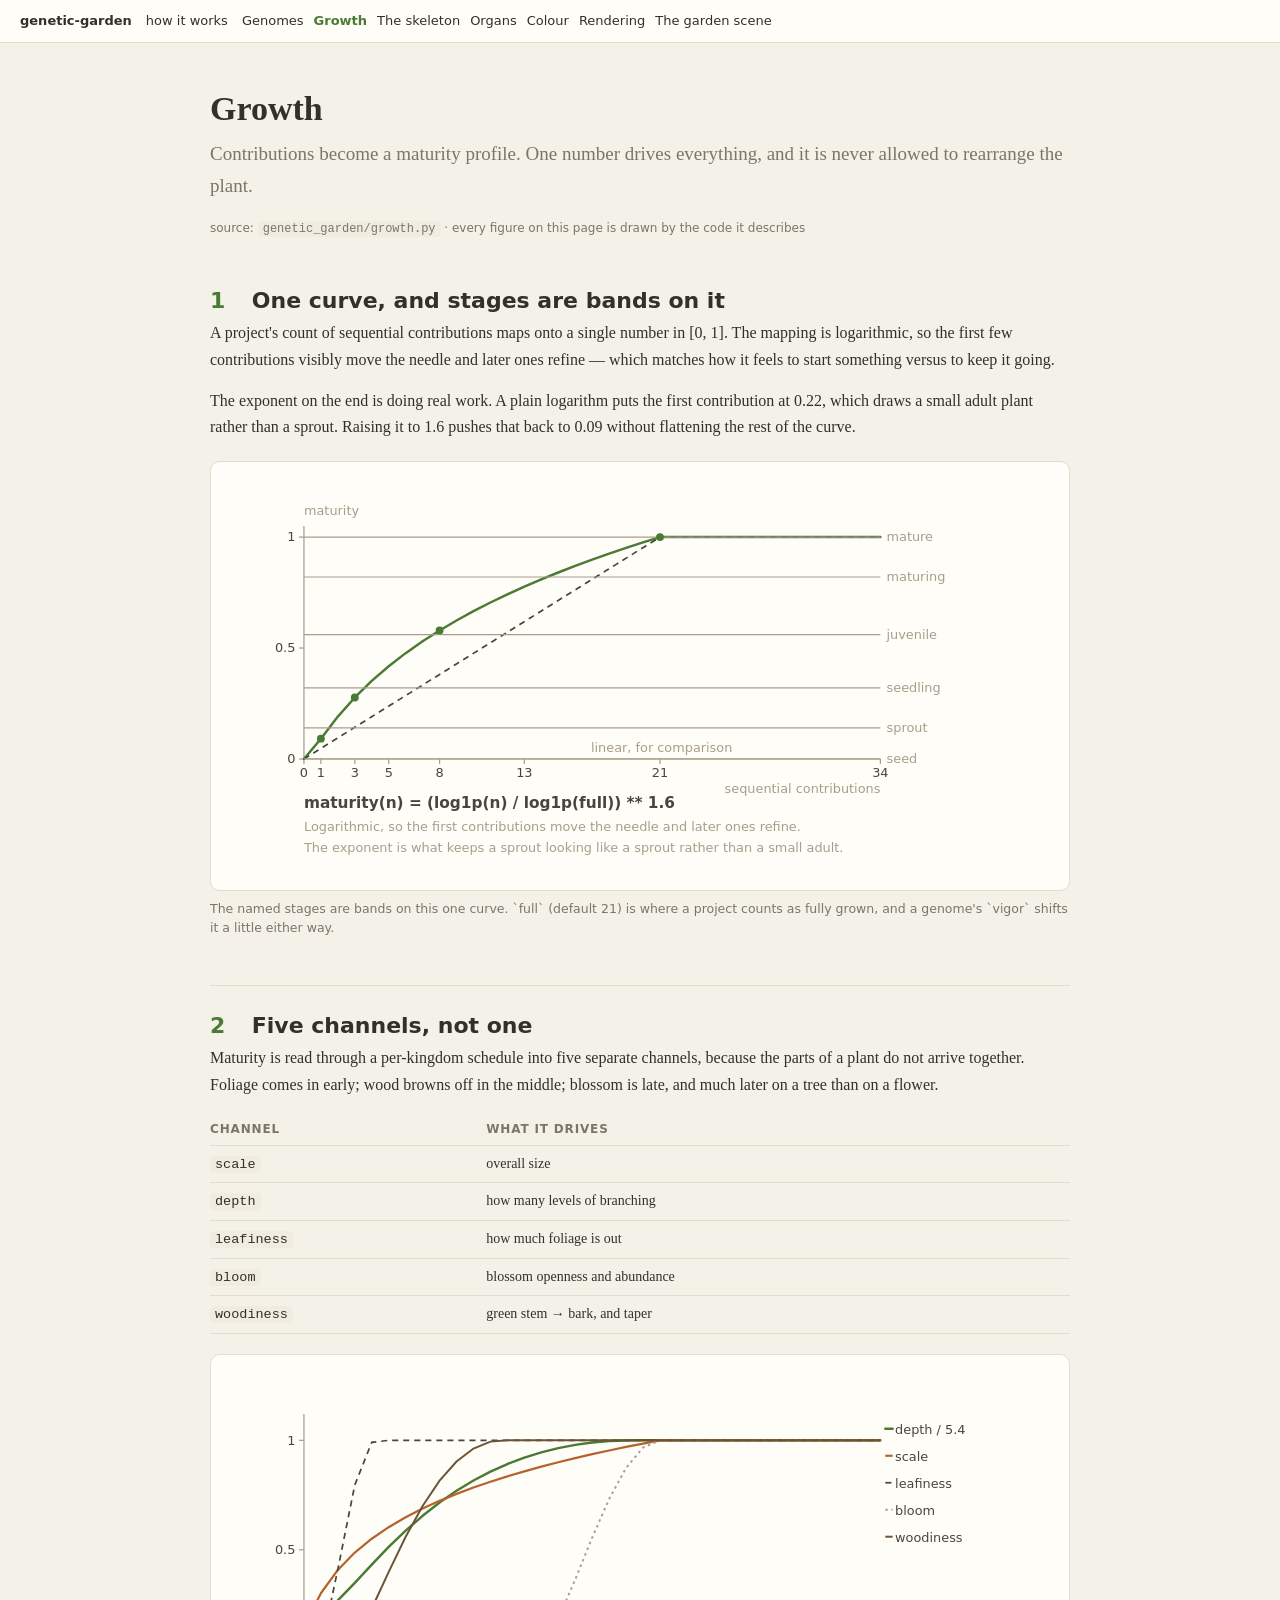
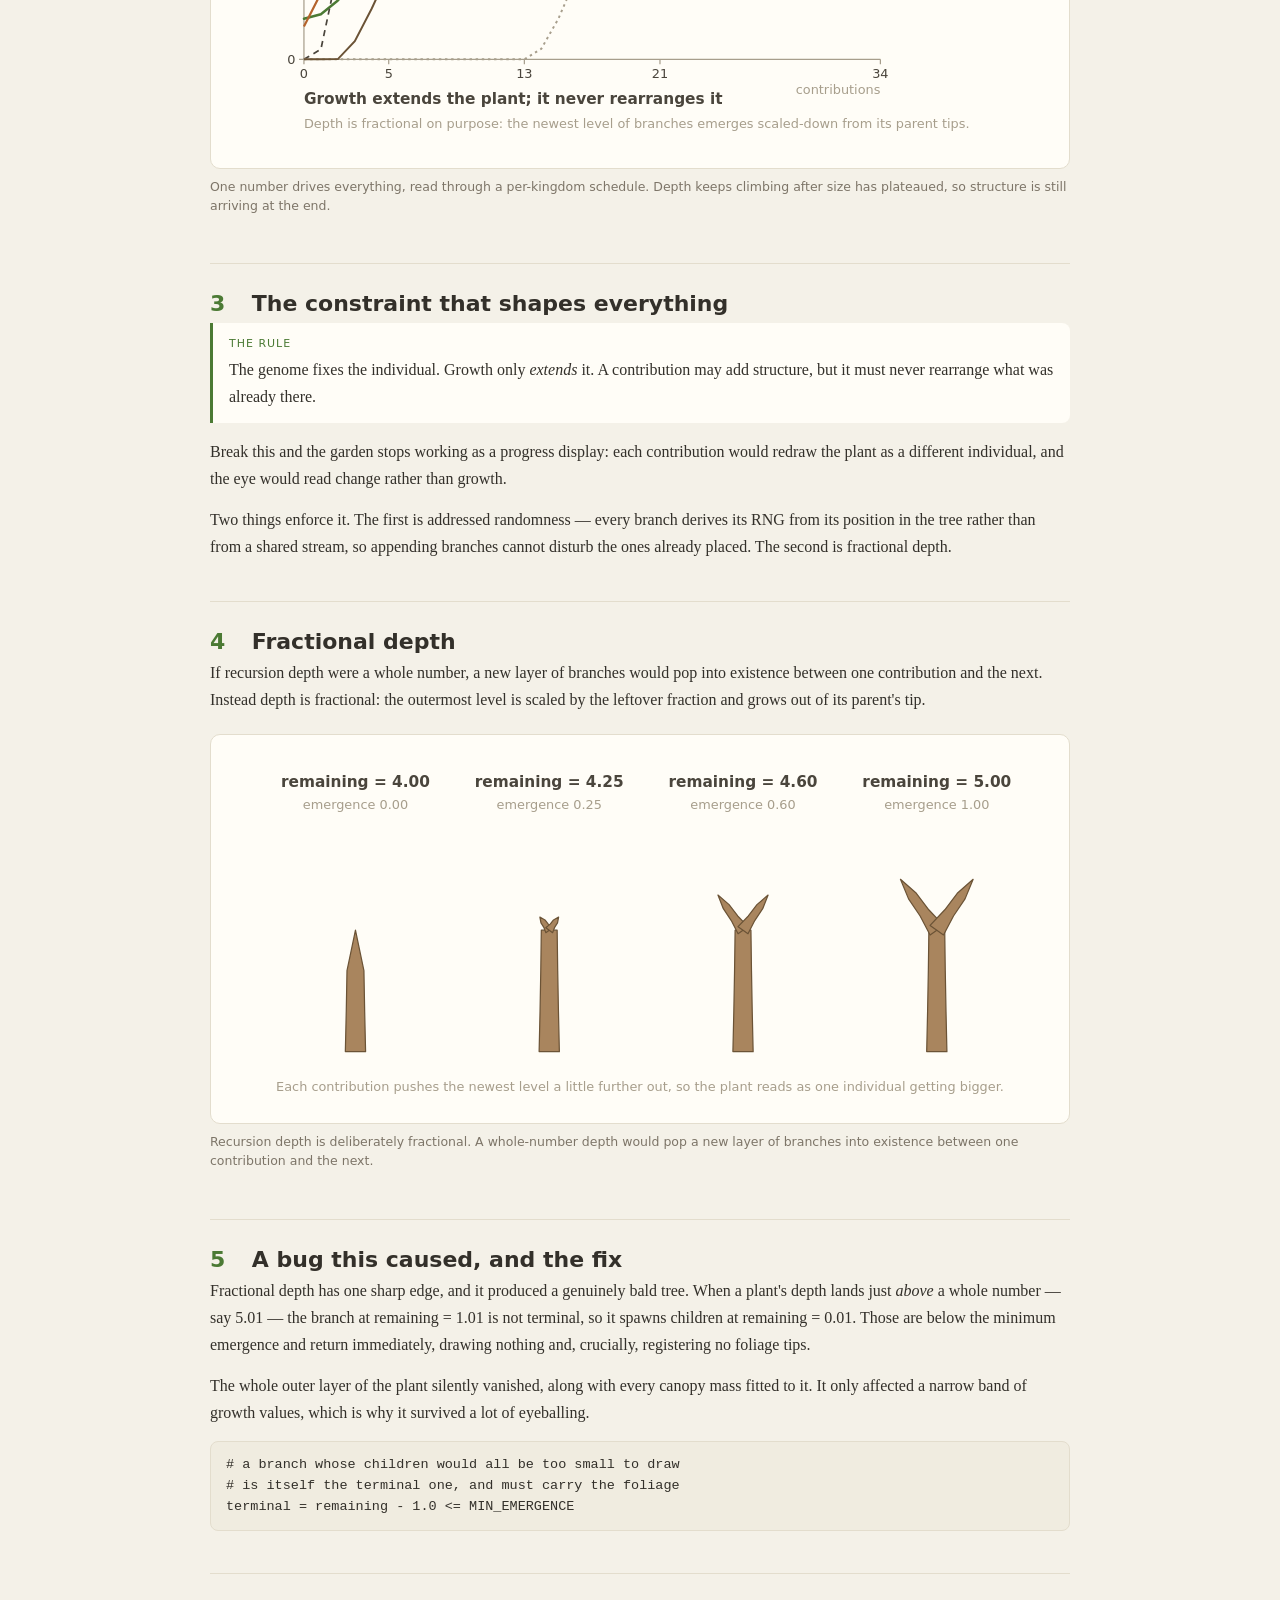
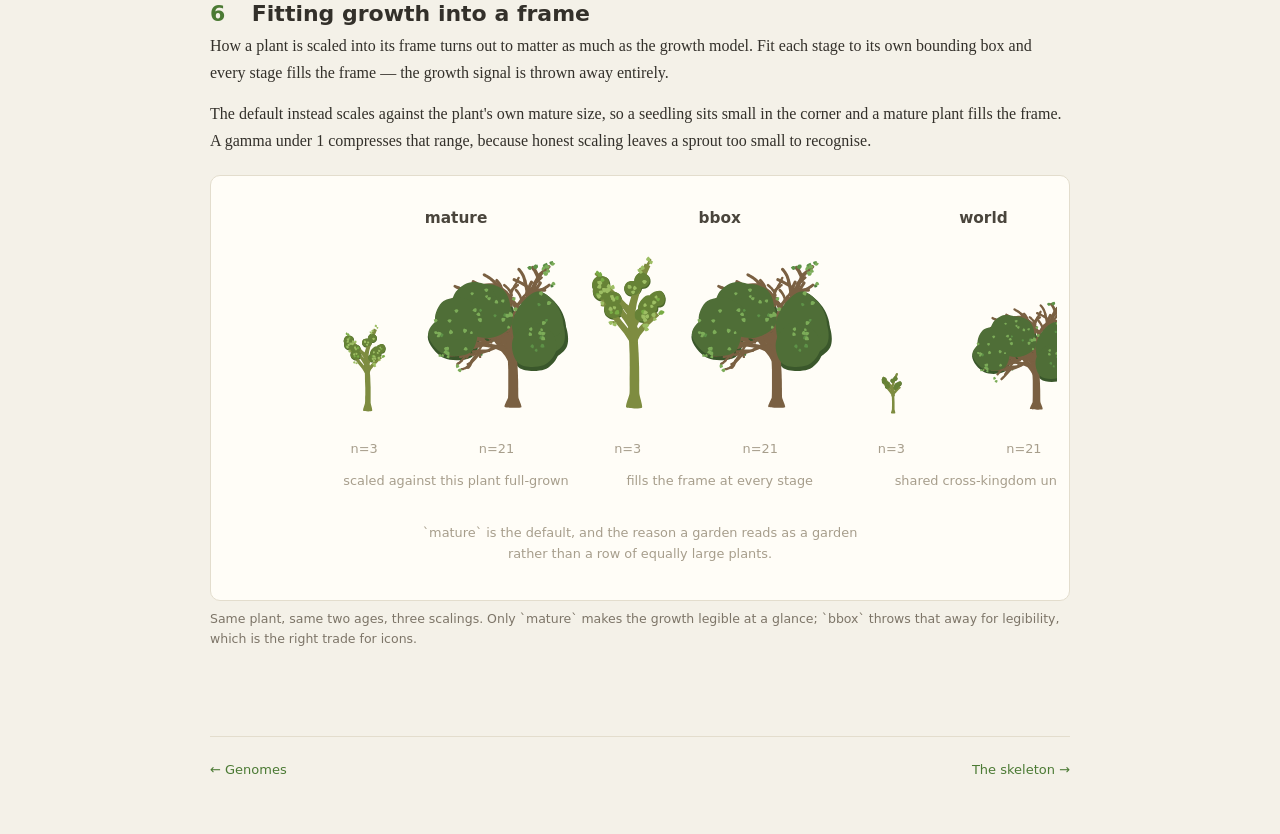
<file: genetic_garden/web/docs/growth.html>
<!doctype html><html lang="en"><head><meta charset="utf-8"><meta name="viewport" content="width=device-width,initial-scale=1"><title>Growth &mdash; genetic-garden</title><meta name="description" content="Contributions become a maturity profile. One number drives everything, and it is never allowed to rearrange the plant."><link rel="stylesheet" href="docs.css"></head><body><div class="topbar"><a class="home" href="/">genetic-garden</a><a href="index.html">how it works</a><nav><a href="genome.html">Genomes</a><a href="growth.html" class="on">Growth</a><a href="skeleton.html">The skeleton</a><a href="organs.html">Organs</a><a href="palette.html">Colour</a><a href="render.html">Rendering</a><a href="garden.html">The garden scene</a></nav></div><div class="layout"><header class="page"><h1>Growth</h1><p class="standfirst">Contributions become a maturity profile. One number drives everything, and it is never allowed to rearrange the plant.</p><p class="meta">source: <code>genetic_garden/growth.py</code> &middot; every figure on this page is drawn by the code it describes</p></header><section class="step"><h2><span class="num">1</span>One curve, and stages are bands on it</h2><p>A project's count of sequential contributions maps onto a single number in [0, 1]. The mapping is logarithmic, so the first few contributions visibly move the needle and later ones refine — which matches how it feels to start something versus to keep it going.</p><p>The exponent on the end is doing real work. A plain logarithm puts the first contribution at 0.22, which draws a small adult plant rather than a sprout. Raising it to 1.6 pushes that back to 0.09 without flattening the rest of the curve.</p><figure class="plate" id="fig-maturity_curve"><div class="frame"><svg class="fig" xmlns="http://www.w3.org/2000/svg" viewBox="0 0 680 332" role="img" aria-label="The named stages are bands on this one curve. `full` (default 21) is where a project counts as fully grown, and a genome's `vigor` shifts it a little either way."><path class="fig-axis" d="M66,234L536,234"/><path class="fig-axis" d="M66,44L66,234"/><path class="fig-axis" d="M66,234L66,238"/><text class="fig-text fig-small" x="66" y="249" text-anchor="middle">0</text><path class="fig-axis" d="M79.82,234L79.82,238"/><text class="fig-text fig-small" x="79.82" y="249" text-anchor="middle">1</text><path class="fig-axis" d="M107.47,234L107.47,238"/><text class="fig-text fig-small" x="107.47" y="249" text-anchor="middle">3</text><path class="fig-axis" d="M135.12,234L135.12,238"/><text class="fig-text fig-small" x="135.12" y="249" text-anchor="middle">5</text><path class="fig-axis" d="M176.59,234L176.59,238"/><text class="fig-text fig-small" x="176.59" y="249" text-anchor="middle">8</text><path class="fig-axis" d="M245.71,234L245.71,238"/><text class="fig-text fig-small" x="245.71" y="249" text-anchor="middle">13</text><path class="fig-axis" d="M356.29,234L356.29,238"/><text class="fig-text fig-small" x="356.29" y="249" text-anchor="middle">21</text><path class="fig-axis" d="M536,234L536,238"/><text class="fig-text fig-small" x="536" y="249" text-anchor="middle">34</text><path class="fig-axis" d="M62,234L66,234"/><text class="fig-text fig-small" x="59" y="237.5" text-anchor="end">0</text><path class="fig-axis" d="M62,143.52L66,143.52"/><text class="fig-text fig-small" x="59" y="147.02" text-anchor="end">0.5</text><path class="fig-axis" d="M62,53.05L66,53.05"/><text class="fig-text fig-small" x="59" y="56.55" text-anchor="end">1</text><text class="fig-text fig-small fig-muted-ink" x="536" y="262" text-anchor="end">sequential contributions</text><text class="fig-text fig-small fig-muted-ink" x="66" y="35" text-anchor="start">maturity</text><path class="fig-curve" d="M66,234L79.82,217.45L93.65,199.43L107.47,183.84L121.29,170.31L135.12,158.38L148.94,147.7L162.76,138.04L176.59,129.19L190.41,121.04L204.24,113.46L218.06,106.39L231.88,99.75L245.71,93.49L259.53,87.56L273.35,81.94L287.18,76.59L301,71.47L314.82,66.58L328.65,61.89L342.47,57.39L356.29,53.05L370.12,53.05L383.94,53.05L397.76,53.05L411.59,53.05L425.41,53.05L439.24,53.05L453.06,53.05L466.88,53.05L480.71,53.05L494.53,53.05L508.35,53.05L522.18,53.05L536,53.05"/><path class="fig-curve-3" d="M66,234L69.92,231.56L73.83,229.12L77.75,226.68L81.67,224.23L85.58,221.79L89.5,219.35L93.42,216.91L97.33,214.47L101.25,212.03L105.17,209.59L109.08,207.14L113,204.7L116.92,202.26L120.83,199.82L124.75,197.38L128.67,194.94L132.58,192.5L136.5,190.05L140.42,187.61L144.33,185.17L148.25,182.73L152.17,180.29L156.08,177.85L160,175.41L163.92,172.96L167.83,170.52L171.75,168.08L175.67,165.64L179.58,163.2L183.5,160.76L187.42,158.32L191.33,155.87L195.25,153.43L199.17,150.99L203.08,148.55L207,146.11L210.92,143.67L214.83,141.23L218.75,138.78L222.67,136.34L226.58,133.9L230.5,131.46L234.42,129.02L238.33,126.58L242.25,124.14L246.17,121.69L250.08,119.25L254,116.81L257.92,114.37L261.83,111.93L265.75,109.49L269.67,107.05L273.58,104.6L277.5,102.16L281.42,99.72L285.33,97.28L289.25,94.84L293.17,92.4L297.08,89.96L301,87.51L304.92,85.07L308.83,82.63L312.75,80.19L316.67,77.75L320.58,75.31L324.5,72.87L328.42,70.42L332.33,67.98L336.25,65.54L340.17,63.1L344.08,60.66L348,58.22L351.92,55.78L355.83,53.33L359.75,53.05L363.67,53.05L367.58,53.05L371.5,53.05L375.42,53.05L379.33,53.05L383.25,53.05L387.17,53.05L391.08,53.05L395,53.05L398.92,53.05L402.83,53.05L406.75,53.05L410.67,53.05L414.58,53.05L418.5,53.05L422.42,53.05L426.33,53.05L430.25,53.05L434.17,53.05L438.08,53.05L442,53.05L445.92,53.05L449.83,53.05L453.75,53.05L457.67,53.05L461.58,53.05L465.5,53.05L469.42,53.05L473.33,53.05L477.25,53.05L481.17,53.05L485.08,53.05L489,53.05L492.92,53.05L496.83,53.05L500.75,53.05L504.67,53.05L508.58,53.05L512.5,53.05L516.42,53.05L520.33,53.05L524.25,53.05L528.17,53.05L532.08,53.05L536,53.05"/><text class="fig-text fig-small fig-muted-ink" x="300" y="228" text-anchor="start">linear, for comparison</text><path class="fig-leader" d="M66,233.82L536,233.82"/><text class="fig-text fig-small fig-muted-ink" x="541" y="237.32" text-anchor="start">seed</text><path class="fig-leader" d="M66,208.67L536,208.67"/><text class="fig-text fig-small fig-muted-ink" x="541" y="212.17" text-anchor="start">sprout</text><path class="fig-leader" d="M66,176.1L536,176.1"/><text class="fig-text fig-small fig-muted-ink" x="541" y="179.6" text-anchor="start">seedling</text><path class="fig-leader" d="M66,132.67L536,132.67"/><text class="fig-text fig-small fig-muted-ink" x="541" y="136.17" text-anchor="start">juvenile</text><path class="fig-leader" d="M66,85.62L536,85.62"/><text class="fig-text fig-small fig-muted-ink" x="541" y="89.12" text-anchor="start">maturing</text><path class="fig-leader" d="M66,53.05L536,53.05"/><text class="fig-text fig-small fig-muted-ink" x="541" y="56.55" text-anchor="start">mature</text><circle class="fig-dot fig-dot-big" cx="79.82" cy="217.45" r="3.2"/><circle class="fig-dot fig-dot-big" cx="107.47" cy="183.84" r="3.2"/><circle class="fig-dot fig-dot-big" cx="176.59" cy="129.19" r="3.2"/><circle class="fig-dot fig-dot-big" cx="356.29" cy="53.05" r="3.2"/><text class="fig-text fig-label" x="66" y="274" text-anchor="start">maturity(n) = (log1p(n) / log1p(full)) ** 1.6</text><text class="fig-text fig-small fig-muted-ink" x="66" y="293" text-anchor="start">Logarithmic, so the first contributions move the needle and later ones refine.</text><text class="fig-text fig-small fig-muted-ink" x="66" y="310" text-anchor="start">The exponent is what keeps a sprout looking like a sprout rather than a small adult.</text></svg></div><figcaption>The named stages are bands on this one curve. `full` (default 21) is where a project counts as fully grown, and a genome&#x27;s `vigor` shifts it a little either way.</figcaption></figure></section><section class="step"><h2><span class="num">2</span>Five channels, not one</h2><p>Maturity is read through a per-kingdom schedule into five separate channels, because the parts of a plant do not arrive together. Foliage comes in early; wood browns off in the middle; blossom is late, and much later on a tree than on a flower.</p><table><thead><tr><th>channel</th><th>what it drives</th></tr></thead><tbody><tr><td><code>scale</code></td><td>overall size</td></tr><tr><td><code>depth</code></td><td>how many levels of branching</td></tr><tr><td><code>leafiness</code></td><td>how much foliage is out</td></tr><tr><td><code>bloom</code></td><td>blossom openness and abundance</td></tr><tr><td><code>woodiness</code></td><td>green stem &rarr; bark, and taper</td></tr></tbody></table><figure class="plate" id="fig-growth_channels"><div class="frame"><svg class="fig" xmlns="http://www.w3.org/2000/svg" viewBox="0 0 680 320" role="img" aria-label="One number drives everything, read through a per-kingdom schedule. Depth keeps climbing after size has plateaued, so structure is still arriving at the end."><path class="fig-axis" d="M66,240L536,240"/><path class="fig-axis" d="M66,40L66,240"/><path class="fig-axis" d="M66,240L66,244"/><text class="fig-text fig-small" x="66" y="255" text-anchor="middle">0</text><path class="fig-axis" d="M135.12,240L135.12,244"/><text class="fig-text fig-small" x="135.12" y="255" text-anchor="middle">5</text><path class="fig-axis" d="M245.71,240L245.71,244"/><text class="fig-text fig-small" x="245.71" y="255" text-anchor="middle">13</text><path class="fig-axis" d="M356.29,240L356.29,244"/><text class="fig-text fig-small" x="356.29" y="255" text-anchor="middle">21</text><path class="fig-axis" d="M536,240L536,244"/><text class="fig-text fig-small" x="536" y="255" text-anchor="middle">34</text><path class="fig-axis" d="M62,240L66,240"/><text class="fig-text fig-small" x="59" y="243.5" text-anchor="end">0</text><path class="fig-axis" d="M62,150.71L66,150.71"/><text class="fig-text fig-small" x="59" y="154.21" text-anchor="end">0.5</text><path class="fig-axis" d="M62,61.43L66,61.43"/><text class="fig-text fig-small" x="59" y="64.93" text-anchor="end">1</text><text class="fig-text fig-small fig-muted-ink" x="536" y="268" text-anchor="end">contributions</text><path class="fig-curve" d="M66,206.93L79.82,203.23L93.65,191.98L107.47,177.62L121.29,162.71L135.12,148.37L148.94,135.06L162.76,122.97L176.59,112.15L190.41,102.57L204.24,94.19L218.06,86.93L231.88,80.73L245.71,75.52L259.53,71.22L273.35,67.78L287.18,65.14L301,63.24L314.82,62.04L328.65,61.48L342.47,61.43L356.29,61.43L370.12,61.43L383.94,61.43L397.76,61.43L411.59,61.43L425.41,61.43L439.24,61.43L453.06,61.43L466.88,61.43L480.71,61.43L494.53,61.43L508.35,61.43L522.18,61.43L536,61.43"/><text class="fig-text fig-small" x="548" y="56" text-anchor="start">depth / 5.4</text><path class="fig-curve" d="M540,52L546,52"/><path class="fig-curve-2" d="M66,213.21L79.82,186.1L93.65,167.12L107.47,152.95L121.29,141.65L135.12,132.23L148.94,124.15L162.76,117.07L176.59,110.77L190.41,105.1L204.24,99.92L218.06,95.17L231.88,90.78L245.71,86.7L259.53,82.88L273.35,79.3L287.18,75.92L301,72.72L314.82,69.69L328.65,66.81L342.47,64.06L356.29,61.43L370.12,61.43L383.94,61.43L397.76,61.43L411.59,61.43L425.41,61.43L439.24,61.43L453.06,61.43L466.88,61.43L480.71,61.43L494.53,61.43L508.35,61.43L522.18,61.43L536,61.43"/><text class="fig-text fig-small" x="548" y="78" text-anchor="start">scale</text><path class="fig-curve-2" d="M540,74L546,74"/><path class="fig-curve-3" d="M66,240L79.82,231.79L93.65,166.49L107.47,97.77L121.29,63.06L135.12,61.43L148.94,61.43L162.76,61.43L176.59,61.43L190.41,61.43L204.24,61.43L218.06,61.43L231.88,61.43L245.71,61.43L259.53,61.43L273.35,61.43L287.18,61.43L301,61.43L314.82,61.43L328.65,61.43L342.47,61.43L356.29,61.43L370.12,61.43L383.94,61.43L397.76,61.43L411.59,61.43L425.41,61.43L439.24,61.43L453.06,61.43L466.88,61.43L480.71,61.43L494.53,61.43L508.35,61.43L522.18,61.43L536,61.43"/><text class="fig-text fig-small" x="548" y="100" text-anchor="start">leafiness</text><path class="fig-curve-3" d="M540,96L546,96"/><path class="fig-curve-4" d="M66,240L79.82,240L93.65,240L107.47,240L121.29,240L135.12,240L148.94,240L162.76,240L176.59,240L190.41,240L204.24,240L218.06,240L231.88,240L245.71,240L259.53,231.37L273.35,207.08L287.18,174.89L301,140.79L314.82,109.32L328.65,83.95L342.47,67.33L356.29,61.43L370.12,61.43L383.94,61.43L397.76,61.43L411.59,61.43L425.41,61.43L439.24,61.43L453.06,61.43L466.88,61.43L480.71,61.43L494.53,61.43L508.35,61.43L522.18,61.43L536,61.43"/><text class="fig-text fig-small" x="548" y="122" text-anchor="start">bloom</text><path class="fig-curve-4" d="M540,118L546,118"/><path class="fig-curve-5" d="M66,240L79.82,240L93.65,239.79L107.47,225.24L121.29,198.54L135.12,168.67L148.94,140.07L162.76,114.94L176.59,94.34L190.41,78.69L204.24,68.09L218.06,62.48L231.88,61.43L245.71,61.43L259.53,61.43L273.35,61.43L287.18,61.43L301,61.43L314.82,61.43L328.65,61.43L342.47,61.43L356.29,61.43L370.12,61.43L383.94,61.43L397.76,61.43L411.59,61.43L425.41,61.43L439.24,61.43L453.06,61.43L466.88,61.43L480.71,61.43L494.53,61.43L508.35,61.43L522.18,61.43L536,61.43"/><text class="fig-text fig-small" x="548" y="144" text-anchor="start">woodiness</text><path class="fig-curve-5" d="M540,140L546,140"/><text class="fig-text fig-label" x="66" y="276" text-anchor="start">Growth extends the plant; it never rearranges it</text><text class="fig-text fig-small fig-muted-ink" x="66" y="296" text-anchor="start">Depth is fractional on purpose: the newest level of branches emerges scaled-down from its parent tips.</text></svg></div><figcaption>One number drives everything, read through a per-kingdom schedule. Depth keeps climbing after size has plateaued, so structure is still arriving at the end.</figcaption></figure></section><section class="step"><h2><span class="num">3</span>The constraint that shapes everything</h2><div class="callout"><span class="kicker">the rule</span><p>The genome fixes the individual. Growth only <em>extends</em> it. A contribution may add structure, but it must never rearrange what was already there.</p></div><p>Break this and the garden stops working as a progress display: each contribution would redraw the plant as a different individual, and the eye would read change rather than growth.</p><p>Two things enforce it. The first is addressed randomness — every branch derives its RNG from its position in the tree rather than from a shared stream, so appending branches cannot disturb the ones already placed. The second is fractional depth.</p></section><section class="step"><h2><span class="num">4</span>Fractional depth</h2><p>If recursion depth were a whole number, a new layer of branches would pop into existence between one contribution and the next. Instead depth is fractional: the outermost level is scaled by the leftover fraction and grows out of its parent's tip.</p><figure class="plate" id="fig-fractional_depth"><div class="frame"><svg class="fig" xmlns="http://www.w3.org/2000/svg" viewBox="0 0 680 300" role="img" aria-label="Recursion depth is deliberately fractional. A whole-number depth would pop a new layer of branches into existence between one contribution and the next."><path class="fig-wood" d="M99.75,250L100.5,217L101.1,184L108,151L108,151L114.9,184L115.5,217L116.25,250Z"/><text class="fig-text fig-label" x="108" y="34" text-anchor="middle">remaining = 4.00</text><text class="fig-text fig-small fig-muted-ink" x="108" y="52" text-anchor="middle">emergence 0.00</text><path class="fig-wood" d="M257.75,250L258.5,217L259.1,184L259.55,151L272.45,151L272.9,184L273.5,217L274.25,250Z"/><text class="fig-text fig-label" x="266" y="34" text-anchor="middle">remaining = 4.25</text><text class="fig-text fig-small fig-muted-ink" x="266" y="52" text-anchor="middle">emergence 0.25</text><path class="fig-wood" d="M263.2,153L261.59,148.66L259.26,145L258.37,140.31L258.37,140.31L262.51,142.68L265.22,146.07L268.8,149Z"/><path class="fig-wood" d="M263.2,149L266.78,146.07L269.49,142.68L273.63,140.31L273.63,140.31L272.74,145L270.41,148.66L268.8,153Z"/><path class="fig-wood" d="M415.75,250L416.5,217L417.1,184L417.55,151L430.45,151L430.9,184L431.5,217L432.25,250Z"/><text class="fig-text fig-label" x="424" y="34" text-anchor="middle">remaining = 4.60</text><text class="fig-text fig-small fig-muted-ink" x="424" y="52" text-anchor="middle">emergence 0.60</text><path class="fig-wood" d="M419.95,153.89L414.43,143.13L407.95,133.48L403.55,122.35L403.55,122.35L412.64,130.13L419.66,139.39L428.05,148.11Z"/><path class="fig-wood" d="M419.95,148.11L428.34,139.39L435.36,130.13L444.45,122.35L444.45,122.35L440.05,133.48L433.57,143.13L428.05,153.89Z"/><path class="fig-wood" d="M573.75,250L574.5,217L575.1,184L575.55,151L588.45,151L588.9,184L589.5,217L590.25,250Z"/><text class="fig-text fig-label" x="582" y="34" text-anchor="middle">remaining = 5.00</text><text class="fig-text fig-small fig-muted-ink" x="582" y="52" text-anchor="middle">emergence 1.00</text><path class="fig-wood" d="M576.53,154.9L568.39,139.41L558.97,125.46L552.37,109.49L552.37,109.49L565.32,120.92L575.46,134.36L587.47,147.1Z"/><path class="fig-wood" d="M576.53,147.1L588.54,134.36L598.68,120.92L611.63,109.49L611.63,109.49L605.03,125.46L595.61,139.41L587.47,154.9Z"/><text class="fig-text fig-small fig-muted-ink" x="340" y="282" text-anchor="middle">Each contribution pushes the newest level a little further out, so the plant reads as one individual getting bigger.</text></svg></div><figcaption>Recursion depth is deliberately fractional. A whole-number depth would pop a new layer of branches into existence between one contribution and the next.</figcaption></figure></section><section class="step"><h2><span class="num">5</span>A bug this caused, and the fix</h2><p>Fractional depth has one sharp edge, and it produced a genuinely bald tree. When a plant's depth lands just <em>above</em> a whole number — say 5.01 — the branch at remaining&nbsp;=&nbsp;1.01 is not terminal, so it spawns children at remaining&nbsp;=&nbsp;0.01. Those are below the minimum emergence and return immediately, drawing nothing and, crucially, registering no foliage tips.</p><p>The whole outer layer of the plant silently vanished, along with every canopy mass fitted to it. It only affected a narrow band of growth values, which is why it survived a lot of eyeballing.</p><pre><code># a branch whose children would all be too small to draw
# is itself the terminal one, and must carry the foliage
terminal = remaining - 1.0 &lt;= MIN_EMERGENCE</code></pre></section><section class="step"><h2><span class="num">6</span>Fitting growth into a frame</h2><p>How a plant is scaled into its frame turns out to matter as much as the growth model. Fit each stage to its own bounding box and every stage fills the frame — the growth signal is thrown away entirely.</p><p>The default instead scales against the plant's own mature size, so a seedling sits small in the corner and a mature plant fills the frame. A gamma under 1 compresses that range, because honest scaling leaves a sprout too small to recognise.</p><figure class="plate" id="fig-fit_modes"><div class="frame"><svg class="fig" xmlns="http://www.w3.org/2000/svg" viewBox="0 0 680 330" role="img" aria-label="Same plant, same two ages, three scalings. Only `mature` makes the growth legible at a glance; `bbox` throws that away for legibility, which is the right trade for icons."><text class="fig-text fig-label" x="190" y="30" text-anchor="middle">mature</text><g transform="translate(40,46) scale(1)"><svg xmlns="http://www.w3.org/2000/svg" width="150" height="150" viewBox="0 0 150 150" role="img" aria-label="apollo: seedling tree, 3 contributions"><g transform="translate(77.950,137.330) scale(2.42697,-2.42697)"><g fill="#4b672a"><path d="M-4.2,20.2C-4.8,20.1 -5.5,19.6 -5.7,19.2C-5.9,18.7 -5.7,17.9 -5.3,17.5C-5,17.2 -4.3,16.8 -3.7,16.9C-3.2,16.9 -2.4,17.4 -2.2,17.8C-2,18.3 -2.1,19.2 -2.4,19.6C-2.8,20 -3.7,20.3 -4.2,20.2Z"/><path d="M-3.8,19.2C-3.3,19.2 -2.5,19.7 -2.3,20.1C-2.1,20.5 -2.4,21.2 -2.6,21.6C-2.9,22 -3.5,22.2 -4,22.2C-4.5,22.2 -5.5,22 -5.8,21.6C-6,21.2 -5.9,20.2 -5.5,19.8C-5.2,19.4 -4.3,19.1 -3.8,19.2Z"/><path d="M-7.8,21.4C-7.6,21 -7.1,20.5 -6.6,20.4C-6.1,20.3 -5.4,20.5 -5,20.8C-4.6,21.1 -4.1,21.9 -4.3,22.4C-4.4,22.9 -5.2,23.5 -5.8,23.6C-6.4,23.8 -7.4,23.5 -7.7,23.1C-8,22.8 -8,21.9 -7.8,21.4Z"/><path d="M-4.6,23C-4.4,23.5 -4.6,24.3 -4.9,24.7C-5.3,25.1 -6.1,25.3 -6.6,25.2C-7,25.2 -7.6,24.8 -7.8,24.3C-8,23.9 -8.2,23.2 -7.9,22.8C-7.7,22.3 -6.8,21.7 -6.2,21.7C-5.7,21.8 -4.9,22.5 -4.6,23Z"/><path d="M1.3,20.3C0.9,19.8 0.6,18.9 0.8,18.5C1.1,18 2.1,17.6 2.7,17.6C3.3,17.6 4.3,18 4.6,18.4C4.8,18.9 4.6,19.7 4.3,20.2C4,20.8 3.3,21.5 2.8,21.5C2.3,21.5 1.6,20.8 1.3,20.3Z"/><path d="M0.3,18.4C0,18 0.1,17.1 0.4,16.7C0.7,16.4 1.6,16.2 2.1,16.3C2.6,16.3 3.3,16.7 3.5,17.2C3.7,17.6 3.6,18.4 3.3,18.7C3,19.1 2.2,19.2 1.7,19.1C1.2,19.1 0.5,18.8 0.3,18.4Z"/><path d="M2.6,20.7C2.6,20.3 3.2,19.6 3.7,19.3C4.2,19.1 5.2,19.1 5.5,19.4C5.9,19.7 6.1,20.5 6.1,20.9C6.1,21.4 5.7,22.1 5.3,22.3C4.9,22.5 4.1,22.3 3.7,22C3.2,21.7 2.6,21.2 2.6,20.7Z"/><path d="M0.3,24.1C-0.2,24.3 -0.9,24.2 -1.3,24C-1.7,23.7 -1.9,23.1 -1.9,22.7C-1.9,22.2 -1.5,21.6 -1,21.4C-0.6,21.2 0.2,21.2 0.7,21.5C1.1,21.8 1.6,22.6 1.5,23C1.5,23.4 0.7,24 0.3,24.1Z"/><path d="M2.8,25.2C2.5,25.6 1.7,26 1.2,25.9C0.8,25.8 0.2,25.1 0.1,24.6C-0,24.1 0.2,23.3 0.5,23C0.9,22.7 1.8,22.7 2.2,22.9C2.6,23 3,23.5 3.1,23.9C3.2,24.3 3.2,24.9 2.8,25.2Z"/></g><path fill="#609139" d="M3.4,19.8C3.1,19 3.5,18.9 4.1,19.2C4,19.6 3.9,19.9 3.4,19.8Z"/><g fill="#7e8c40"><path d="M0.4,14.4L-0.9,15.1L-2,16.8L-3.1,18.4L-4.2,20L-5.3,21.6L-6.2,23.3L-5.4,23.8L-4.4,22.1L-3.3,20.6L-2.3,19L-1.1,17.5L0.3,16.2L0.9,15Z"/><path d="M-1.3,14.8L-1,16.1L0,17.1L0.8,18.1L1.7,19.1L2.7,20L3.7,20.9L4.3,20.1L3.4,19.3L2.5,18.4L1.7,17.4L0.9,16.4L0.4,15.2L-0.7,14.3Z"/><path d="M-1.5,0C-1.7,0.3 -0.9,2.2 -0.9,2.6C-0.8,3.1 -0.9,4.8 -0.8,5.2C-0.8,5.7 -0.8,7.4 -0.8,7.8C-0.8,8.3 -0.9,10 -0.9,10.4C-0.9,10.9 -0.9,12.6 -1,13C-1,13.5 -1.1,15.1 -1.1,15.6C-1.1,16.1 -1.5,17.9 -1.4,18.2C-1.2,18.5 0,18.6 0.2,18.4C0.4,18.2 0.5,16.2 0.5,15.8C0.6,15.3 0.7,13.6 0.7,13.1C0.8,12.6 0.9,11 0.9,10.5C0.9,10 1,8.3 1,7.9C1,7.4 1,5.7 1,5.2C1,4.8 1,3.1 1,2.6C1.1,2.1 1.7,0.2 1.5,-0C1.3,-0.3 -1.3,-0.2 -1.5,0Z"/><path d="M-1.1,17.2L-1.4,18.4L-0.8,20.4L-0.2,22.3L0.5,24.1L1.2,25.9L2.1,27.7L3.1,27.2L2.4,25.4L1.7,23.7L1,21.9L0.5,20L0.2,18.1L-0.3,17.1Z"/><path d="M0.1,12.3L-0.8,12.5L-1.9,14.2L-3.2,15.8L-4.4,17.5L-5.5,19.2L-6.6,20.9L-5.7,21.4L-4.6,19.7L-3.5,18.1L-2.3,16.5L-1,15L0.5,13.6L0.6,12.9Z"/><path d="M-0.8,12.7L-0.8,13.6L0.2,14.5L1.1,15.6L2.1,16.6L3.1,17.6L4.2,18.4L4.8,17.7L3.8,16.8L2.9,15.9L2,14.9L1.1,13.8L0.6,12.6L-0.2,12.3Z"/><path d="M-0.4,17.6L-1.1,17.7L-2.3,19.2L-3.5,20.5L-4.7,21.9L-6,23.2L-7.1,24.7L-6.4,25.3L-5.2,23.9L-4,22.6L-2.7,21.2L-1.5,20L-0,18.9L0.2,18.1Z"/></g><g fill="#668236"><path d="M-4.3,20.3C-4.8,20.3 -5.5,19.8 -5.7,19.4C-5.9,18.9 -5.7,18.2 -5.4,17.8C-5,17.5 -4.3,17.1 -3.8,17.2C-3.3,17.2 -2.6,17.7 -2.4,18.1C-2.2,18.5 -2.3,19.4 -2.6,19.8C-2.9,20.1 -3.8,20.4 -4.3,20.3Z"/><path d="M-3.9,19.5C-3.4,19.5 -2.7,20 -2.5,20.3C-2.3,20.7 -2.5,21.4 -2.8,21.8C-3.1,22.1 -3.6,22.3 -4.1,22.3C-4.6,22.3 -5.5,22.2 -5.7,21.8C-6,21.4 -5.8,20.5 -5.5,20.1C-5.2,19.7 -4.4,19.4 -3.9,19.5Z"/><path d="M-7.8,21.7C-7.6,21.3 -7.1,20.8 -6.7,20.7C-6.2,20.6 -5.5,20.8 -5.2,21.1C-4.8,21.4 -4.3,22.2 -4.5,22.6C-4.6,23 -5.4,23.6 -5.9,23.7C-6.4,23.9 -7.4,23.6 -7.7,23.3C-8,22.9 -7.9,22.1 -7.8,21.7Z"/><path d="M-4.8,23.2C-4.6,23.7 -4.8,24.5 -5.1,24.9C-5.4,25.2 -6.2,25.4 -6.6,25.3C-7.1,25.3 -7.6,24.9 -7.8,24.5C-8,24.1 -8.2,23.4 -7.9,23C-7.7,22.6 -6.8,22 -6.3,22.1C-5.8,22.1 -5,22.8 -4.8,23.2Z"/><path d="M1.2,20.5C0.9,20 0.6,19.2 0.8,18.8C1.1,18.3 2,17.9 2.6,17.9C3.2,17.9 4.1,18.3 4.4,18.7C4.6,19.1 4.4,19.9 4.1,20.4C3.8,20.9 3.2,21.6 2.7,21.6C2.2,21.6 1.6,20.9 1.2,20.5Z"/><path d="M0.3,18.6C0.1,18.2 0.1,17.3 0.4,17C0.7,16.6 1.5,16.5 2,16.5C2.5,16.6 3.2,17 3.4,17.4C3.5,17.8 3.4,18.6 3.1,18.9C2.8,19.2 2.1,19.3 1.6,19.3C1.2,19.2 0.5,18.9 0.3,18.6Z"/><path d="M2.7,20.9C2.7,20.5 3.2,19.8 3.7,19.6C4.1,19.4 5,19.4 5.4,19.7C5.8,19.9 6,20.7 5.9,21.1C5.9,21.6 5.6,22.2 5.2,22.4C4.8,22.6 4.1,22.4 3.6,22.1C3.2,21.9 2.7,21.4 2.7,20.9Z"/><path d="M0.1,24.3C-0.3,24.4 -1,24.3 -1.3,24.1C-1.7,23.9 -1.9,23.3 -1.9,22.9C-1.9,22.5 -1.5,21.9 -1.1,21.7C-0.7,21.5 0.1,21.5 0.5,21.8C0.9,22 1.4,22.8 1.3,23.2C1.3,23.6 0.6,24.1 0.1,24.3Z"/><path d="M2.7,25.4C2.4,25.7 1.6,26.1 1.2,26C0.8,25.9 0.2,25.2 0.1,24.8C-0,24.3 0.2,23.5 0.5,23.3C0.8,23 1.7,23 2.1,23.1C2.5,23.3 2.9,23.7 3,24.1C3.1,24.5 3,25 2.7,25.4Z"/></g><g fill="#79ac45"><path d="M-3,18.7C-2.6,17.9 -3,17.7 -3.7,18C-3.7,18.4 -3.6,18.8 -3,18.7Z"/><path d="M-3.7,20.9C-3,20.4 -2.8,20.8 -3,21.5C-3.4,21.5 -3.7,21.4 -3.7,20.9Z"/><path d="M-6.2,24.1C-5.5,24.4 -5.6,24.7 -6.2,25C-6.4,24.7 -6.6,24.5 -6.2,24.1Z"/><path d="M1.7,17.9C1.1,18.6 1.4,18.8 2.1,18.8C2.2,18.4 2.2,18 1.7,17.9Z"/><path d="M4.2,20.8C4.7,20.2 4.9,20.4 5,21C4.7,21.1 4.4,21.2 4.2,20.8Z"/><path d="M-6.6,21.8C-6.9,21.1 -7.1,21.3 -7.4,21.8C-7.1,22 -6.8,22.2 -6.6,21.8Z"/><path d="M-4,18.2C-4.5,17.7 -4.7,18 -4.7,18.5C-4.4,18.6 -4.1,18.6 -4,18.2Z"/><path d="M4.6,18.2C4.8,17.6 5,17.7 5.3,18.1C5.1,18.3 4.9,18.5 4.6,18.2Z"/><path d="M4.8,18.5C5.1,17.6 5.5,17.7 5.9,18.4C5.6,18.7 5.2,18.9 4.8,18.5Z"/><path d="M-6.9,25.2C-5.9,25.1 -5.9,25.5 -6.4,26.1C-6.8,25.9 -7.1,25.7 -6.9,25.2Z"/><path d="M-7.2,25.5C-6.4,25.7 -6.6,26 -7.1,26.4C-7.4,26.1 -7.5,25.8 -7.2,25.5Z"/></g><g fill="#9dbe63"><path d="M-3.6,18.8C-3.2,19.4 -3.5,19.6 -4.1,19.5C-4.1,19.1 -4,18.8 -3.6,18.8Z"/><path d="M-5.1,22C-4.4,22.7 -4.8,22.9 -5.6,22.9C-5.6,22.5 -5.6,22.1 -5.1,22Z"/><path d="M-5.6,22.1C-5.1,22.8 -5.4,23 -6.1,23C-6.2,22.5 -6.1,22.2 -5.6,22.1Z"/><path d="M1.4,17.8C1.3,16.9 1.7,16.9 2.3,17.4C2.1,17.7 1.9,18 1.4,17.8Z"/><path d="M1.9,19.3C2.6,19.4 2.6,19.7 2.1,20.1C1.8,19.9 1.6,19.7 1.9,19.3Z"/><path d="M3.1,19.7C3,19.1 3.3,19 3.8,19.3C3.7,19.6 3.5,19.9 3.1,19.7Z"/><path d="M0.2,22.3C-0,21.6 -0.3,21.7 -0.6,22.3C-0.4,22.5 -0.1,22.7 0.2,22.3Z"/><path d="M1.5,24.3C1.9,23.5 2.2,23.6 2.5,24.3C2.2,24.5 1.8,24.7 1.5,24.3Z"/><path d="M1.4,26.4C2.3,26.5 2.2,26.9 1.6,27.3C1.3,27.1 1.1,26.8 1.4,26.4Z"/><path d="M2.9,27.9C3.3,27.3 3.5,27.5 3.6,28.1C3.3,28.2 3,28.3 2.9,27.9Z"/><path d="M3,28.1C2.1,28.2 2.2,28.5 2.7,29C3.1,28.8 3.3,28.5 3,28.1Z"/><path d="M-6.6,21.8C-6,21.9 -6,22.1 -6.4,22.5C-6.6,22.3 -6.8,22.1 -6.6,21.8Z"/><path d="M-3.4,16.3C-3.3,15.5 -3.6,15.5 -4.2,15.9C-4,16.2 -3.8,16.5 -3.4,16.3Z"/><path d="M-4.2,18.6C-5,18.5 -5.1,18.8 -4.6,19.4C-4.3,19.3 -4,19.1 -4.2,18.6Z"/><path d="M-5.9,19.6C-5.5,20.3 -5.8,20.5 -6.5,20.3C-6.5,19.9 -6.4,19.6 -5.9,19.6Z"/><path d="M3.8,17.3C3,17.7 3.2,18.1 3.9,18.3C4.2,18 4.3,17.6 3.8,17.3Z"/><path d="M-4.5,22.8C-3.6,22.6 -3.6,23 -3.9,23.6C-4.3,23.5 -4.7,23.3 -4.5,22.8Z"/><path d="M-6.4,23.6C-6.1,22.8 -6.5,22.7 -7.1,23C-7,23.4 -6.9,23.7 -6.4,23.6Z"/><path d="M-6.4,23.6C-6.1,24.5 -6.4,24.5 -7.1,24.2C-7,23.8 -6.9,23.5 -6.4,23.6Z"/></g><g fill="#9dbe63"><path d="M-3.7,20.9C-4.3,20.4 -4.5,20.7 -4.4,21.3C-4.1,21.3 -3.8,21.3 -3.7,20.9Z"/><path d="M-5.9,22.2C-6.4,21.5 -6.6,21.7 -6.8,22.4C-6.4,22.5 -6.1,22.6 -5.9,22.2Z"/><path d="M-6.1,23.9C-6.4,23.3 -6.7,23.5 -6.9,24C-6.6,24.2 -6.3,24.3 -6.1,23.9Z"/><path d="M1.8,18C1.8,18.8 2.2,18.8 2.7,18.3C2.5,18 2.2,17.7 1.8,18Z"/><path d="M3.5,19.9C3.4,20.7 3.8,20.7 4.3,20.3C4.2,19.9 4,19.6 3.5,19.9Z"/><path d="M4.3,20.9C3.7,21.1 3.9,21.4 4.3,21.6C4.5,21.4 4.6,21.1 4.3,20.9Z"/><path d="M0,22.6C0.8,22.8 0.6,23.1 0.1,23.4C-0.2,23.2 -0.3,22.9 0,22.6Z"/><path d="M-0.5,23C-1.2,22.6 -1.3,22.9 -1.2,23.6C-0.8,23.6 -0.4,23.5 -0.5,23Z"/><path d="M1.7,25.9C1.1,25.5 1,25.7 1,26.3C1.3,26.4 1.6,26.4 1.7,25.9Z"/><path d="M1.4,26.4C1,25.8 0.8,26 0.6,26.6C0.9,26.7 1.2,26.8 1.4,26.4Z"/><path d="M-6.3,21.4C-6.8,20.7 -7.1,20.9 -7.2,21.6C-6.9,21.8 -6.5,21.9 -6.3,21.4Z"/><path d="M-4,16.4C-4.4,15.6 -4.7,15.8 -4.9,16.4C-4.6,16.7 -4.3,16.8 -4,16.4Z"/><path d="M1.8,15.3C1.3,15.9 1.6,16.1 2.3,16.1C2.3,15.7 2.3,15.4 1.8,15.3Z"/><path d="M2,15.4C1.9,14.5 2.3,14.5 2.9,15C2.7,15.4 2.5,15.6 2,15.4Z"/><path d="M2.1,15.5C2,16.3 2.4,16.3 2.9,15.9C2.8,15.6 2.6,15.3 2.1,15.5Z"/><path d="M2.5,16.6C1.8,16.2 1.6,16.5 1.8,17.2C2.2,17.2 2.5,17.2 2.5,16.6Z"/><path d="M2.6,17.1C1.8,17.5 2,17.8 2.7,18C2.9,17.6 3,17.3 2.6,17.1Z"/><path d="M3.7,17.3C3.6,16.6 3.8,16.5 4.4,16.8C4.3,17.1 4.1,17.4 3.7,17.3Z"/><path d="M-3.7,20.9C-3.5,20.4 -3.7,20.3 -4.2,20.4C-4.2,20.7 -4.1,21 -3.7,20.9Z"/><path d="M-4,21C-3.7,21.7 -4,21.8 -4.6,21.5C-4.6,21.2 -4.5,20.9 -4,21Z"/><path d="M-4.4,22.6C-5,21.9 -5.3,22.1 -5.4,22.9C-5,23.1 -4.6,23.1 -4.4,22.6Z"/><path d="M-4.6,23C-5.4,22.9 -5.4,23.2 -5,23.8C-4.6,23.6 -4.3,23.4 -4.6,23Z"/></g></g></svg></g><text class="fig-text fig-small fig-muted-ink" x="115" y="218" text-anchor="middle">n=3</text><g transform="translate(148,46) scale(1)"><svg xmlns="http://www.w3.org/2000/svg" width="150" height="150" viewBox="0 0 150 150" role="img" aria-label="apollo: mature tree, 21 contributions"><g transform="translate(88.432,134.271) scale(1.53764,-1.53764)"><g fill="#3a572b"><path d="M12.2,50.5C7.8,50 1.7,45.9 0.2,42.3C-1.3,38.8 0.6,32.4 3.3,29.4C5.9,26.3 11.8,23.7 16,24.1C20.2,24.5 26.6,28.1 28.4,31.7C30.1,35.3 29.1,42.6 26.4,45.8C23.7,48.9 16.6,51.1 12.2,50.5Z"/><path d="M-11.5,42.2C-7.5,42.6 -2,45.9 -0.6,48.9C0.8,51.8 -0.8,57.4 -2.9,60C-5,62.6 -9.3,64.3 -13.1,64.4C-17,64.4 -24.1,63.1 -25.9,60.2C-27.8,57.3 -26.6,49.8 -24.2,46.8C-21.8,43.8 -15.4,41.9 -11.5,42.2Z"/><path d="M-32,43.1C-30.6,39.8 -26.7,36.6 -23.4,35.8C-20,35 -14.7,36.1 -11.8,38.6C-9,41 -5.3,46.9 -6.3,50.3C-7.2,53.7 -13.3,58.4 -17.5,59.2C-21.7,60.1 -29,58.1 -31.4,55.4C-33.9,52.8 -33.3,46.4 -32,43.1Z"/><path d="M-7.5,48.9C-6,52.5 -7.4,58.7 -9.7,61.5C-12,64.2 -18,65.7 -21.5,65.2C-25.1,64.8 -29.1,61.9 -30.8,58.9C-32.5,55.9 -33.6,50.5 -31.7,47.3C-29.7,44.1 -23.2,39.5 -19.1,39.8C-15.1,40 -9.1,45.3 -7.5,48.9Z"/><path d="M3.1,51.9C0.6,48.2 -1.9,42 -0.1,38.6C1.6,35.3 9,32 13.6,32C18.2,31.9 25.3,35 27.3,38.3C29.3,41.5 27.5,47.8 25.4,51.5C23.2,55.2 18.1,60.6 14.3,60.7C10.6,60.7 5.5,55.5 3.1,51.9Z"/><path d="M-25.6,51.9C-27.4,48.6 -27.2,41 -24.8,38.2C-22.3,35.3 -15,34 -10.7,34.6C-6.5,35.2 -0.8,38.4 0.8,41.7C2.3,45 1.1,51.9 -1.4,54.5C-3.8,57.2 -9.9,58.2 -13.9,57.7C-18,57.3 -23.8,55.1 -25.6,51.9Z"/><path d="M-45.2,37.2C-45.2,33.6 -40.5,27.7 -36.6,26C-32.7,24.2 -25,24.5 -21.8,26.6C-18.6,28.7 -17.1,34.9 -17.4,38.8C-17.7,42.7 -20.4,48.4 -23.7,49.8C-26.9,51.3 -33.2,49.5 -36.8,47.4C-40.4,45.3 -45.2,40.8 -45.2,37.2Z"/><path d="M-23.9,56.6C-27.7,57.9 -33.6,57.2 -36.5,55.2C-39.4,53.2 -41.7,48 -41.3,44.6C-41,41.2 -37.8,36.2 -34.4,34.7C-30.9,33.1 -24.1,33.2 -20.7,35.3C-17.2,37.4 -13.2,43.8 -13.8,47.3C-14.3,50.9 -20.1,55.3 -23.9,56.6Z"/><path d="M21.8,38.8C19.2,41.5 12.6,45.3 8.9,44.5C5.3,43.6 0.6,37.7 -0.4,33.8C-1.3,29.9 0.3,23.3 3.1,21C5.9,18.7 13.1,18.7 16.6,19.9C20.1,21.1 23.3,25 24.1,28.2C25,31.3 24.3,36.1 21.8,38.8Z"/></g><g fill="#4a7b3b"><path d="M-15,56.6C-18.4,57.4 -17.9,58.8 -15.5,60.3C-14.4,59.2 -13.6,58.1 -15,56.6Z"/><path d="M18,73.2C17.1,71.4 17.9,71.1 19.5,71.6C19.4,72.5 19.2,73.3 18,73.2Z"/><path d="M19.9,64.9C19.7,63.2 20.4,63.1 21.6,63.9C21.3,64.7 20.9,65.3 19.9,64.9Z"/><path d="M-22.7,58.3C-22.3,55.9 -23.3,55.8 -25,57C-24.6,58 -24,58.8 -22.7,58.3Z"/><path d="M-18,28.8C-16.1,29.7 -15.8,28.9 -16.3,27.2C-17.3,27.2 -18.1,27.5 -18,28.8Z"/><path d="M10.9,31.6C13,31.4 12.9,30.6 11.6,29.4C10.8,29.9 10.2,30.6 10.9,31.6Z"/></g><g fill="none" stroke="#7a6042" stroke-width="1.24" stroke-linecap="round"><path d="M-14.8,34.6C-14.8,34.6 -15,34.4 -15.1,34.4C-15.2,34.3 -15.8,34 -15.9,34C-16.1,33.9 -16.6,33.7 -16.7,33.6C-16.9,33.6 -17.5,33.4 -17.6,33.4"/><path d="M-18.4,30.3C-18.3,30.2 -18.3,30 -18.3,29.9C-18.3,29.7 -18.1,29 -18,28.8C-18,28.5 -17.8,27.9 -17.8,27.7C-17.7,27.4 -17.4,26.7 -17.4,26.6"/><path d="M-21.7,24.8C-21.7,24.8 -21.8,24.6 -21.9,24.5C-21.9,24.4 -22.3,23.9 -22.4,23.8C-22.6,23.7 -23,23.3 -23.2,23.2C-23.3,23.1 -23.9,22.8 -24,22.8"/><path d="M-26.1,30.6C-26.2,30.5 -26.3,30.3 -26.4,30.2C-26.5,30.1 -27,29.7 -27.1,29.6C-27.3,29.5 -27.7,29.2 -27.9,29.1C-28,29 -28.6,28.7 -28.7,28.6"/><path d="M-20,31.7C-20,31.7 -20.5,31.6 -20.8,31.6C-21.2,31.5 -23.1,31.1 -23.6,30.9C-24.2,30.8 -25.9,30.4 -26.4,30.2C-27,30 -28.9,29.4 -29.2,29.3"/><path d="M-19.4,36.3C-19.5,36.4 -20,36.7 -20.2,36.8C-20.5,37 -21.8,37.6 -22.2,37.8C-22.6,38 -23.8,38.4 -24.2,38.6C-24.6,38.7 -26.1,39 -26.3,39.1"/><path d="M-5.6,43.8C-5.5,43.9 -5.3,44.5 -5.2,44.7C-5.1,44.9 -4.6,45.8 -4.5,46C-4.3,46.3 -3.9,47.1 -3.7,47.3C-3.6,47.6 -3.1,48.5 -3,48.6"/><path d="M-4.4,45.4C-4.3,45.4 -3.7,45.4 -3.5,45.4C-3.3,45.4 -2.8,45.5 -2.6,45.5C-2.4,45.5 -1.8,45.6 -1.6,45.6C-1.5,45.6 -0.8,45.8 -0.7,45.8"/><path d="M-2.5,45.7C-2.4,45.7 -2,45.9 -1.8,46C-1.6,46.1 -0.9,46.4 -0.7,46.5C-0.5,46.6 0.2,47 0.4,47.1C0.6,47.2 1.3,47.7 1.4,47.7"/><path d="M-18.3,40.9C-18.3,40.9 -18.4,40.7 -18.4,40.6C-18.5,40.4 -18.8,39.8 -19,39.6C-19.1,39.4 -19.5,38.9 -19.7,38.7C-19.8,38.6 -20.4,38.1 -20.5,38"/><path d="M-0.5,40.8C-0.6,40.9 -0.7,41.5 -0.8,41.7C-0.9,41.9 -1.3,42.7 -1.5,42.9C-1.6,43.2 -2.2,43.8 -2.4,44C-2.6,44.2 -3.3,44.9 -3.4,45"/><path d="M-2.3,43C-2.3,43 -2.7,43.3 -2.9,43.4C-3.2,43.6 -4.2,44.1 -4.6,44.2C-4.9,44.4 -5.9,44.8 -6.3,44.9C-6.6,45 -7.8,45.3 -8,45.4"/><path d="M3.7,41.2C3.7,41.3 3.7,41.9 3.6,42.2C3.5,42.4 3.2,43.3 3.1,43.5C2.9,43.8 2.5,44.5 2.3,44.8C2.1,45 1.4,45.7 1.3,45.8"/><path d="M3.9,43.2C4,43.2 4.6,43.4 4.7,43.5C4.9,43.6 5.4,43.8 5.5,43.9C5.7,44 6.2,44.3 6.3,44.4C6.5,44.4 7,44.8 7.1,44.8"/><path d="M0.3,44.1C0.3,44.1 -0.3,43.9 -0.6,43.9C-0.8,43.8 -2.1,43.5 -2.4,43.3C-2.8,43.2 -3.9,42.9 -4.3,42.7C-4.7,42.6 -6,42.2 -6.2,42.1"/><path d="M-2.2,44.3C-2.2,44.4 -2.5,44.9 -2.6,45C-2.8,45.2 -3.2,45.8 -3.4,46C-3.6,46.1 -4.2,46.6 -4.3,46.7C-4.5,46.9 -5.3,47.3 -5.4,47.4"/><path d="M-3.9,46C-4,46 -4.4,46.2 -4.6,46.3C-4.9,46.3 -5.9,46.6 -6.2,46.6C-6.5,46.7 -7.4,46.8 -7.7,46.9C-8,46.9 -9.1,47 -9.3,47"/><path d="M4.3,51.6C4.3,51.6 4,51.8 3.9,51.8C3.7,51.9 3.3,52.1 3.1,52.2C3,52.3 2.5,52.5 2.4,52.6C2.3,52.7 1.8,53 1.7,53.1"/><path d="M0.7,63.5C0.7,63.6 0.9,64.2 1,64.4C1.1,64.6 1.6,65.5 1.7,65.7C1.8,66 2.2,66.8 2.3,67.1C2.5,67.4 2.9,68.4 3,68.5"/><path d="M-32.1,30.3C-32.1,30.3 -32.3,30.2 -32.5,30.2C-32.6,30.1 -33.1,30.1 -33.3,30C-33.5,30 -34,30 -34.2,30C-34.3,30 -34.9,30.1 -35,30.1"/><path d="M-29.7,31.8C-29.8,31.8 -29.8,31.7 -29.9,31.7C-30,31.6 -30.4,31.1 -30.5,31C-30.7,30.9 -31.2,30.5 -31.3,30.4C-31.5,30.3 -32.1,30.1 -32.2,30"/><path d="M-30.8,27.7C-30.8,27.7 -31.1,27.7 -31.2,27.6C-31.3,27.6 -31.9,27.5 -32,27.4C-32.2,27.4 -32.7,27.4 -32.9,27.4C-33.1,27.4 -33.7,27.4 -33.8,27.4"/><path d="M-24.9,28.1C-25,28.1 -25,28 -25.1,27.9C-25.2,27.8 -25.9,27.4 -26,27.3C-26.2,27.2 -26.8,27 -27,26.9C-27.2,26.8 -27.9,26.6 -28,26.6"/><path d="M-24.2,21.2C-24.2,21.2 -24.4,21.1 -24.5,21.1C-24.6,21 -25.2,20.7 -25.4,20.6C-25.5,20.6 -26.1,20.3 -26.3,20.3C-26.4,20.2 -27.1,20.1 -27.2,20.1"/><path d="M-22.1,23.7C-22.1,23.7 -22.1,23.6 -22.1,23.5C-22.2,23.4 -22.4,22.7 -22.5,22.5C-22.6,22.3 -23,21.7 -23.1,21.6C-23.2,21.4 -23.7,20.8 -23.8,20.8"/><path d="M-17.8,39.2C-17.9,39.3 -18.2,39.6 -18.5,39.8C-18.7,40 -19.8,40.7 -20.1,40.9C-20.5,41 -21.5,41.5 -21.9,41.7C-22.3,41.8 -23.6,42.3 -23.7,42.4"/><path d="M-16.8,36.9C-16.8,36.9 -16.8,37.2 -16.8,37.4C-16.8,37.6 -17,38.6 -17.1,38.8C-17.2,39.1 -17.6,40 -17.7,40.2C-17.9,40.5 -18.5,41.4 -18.6,41.5"/><path d="M-28,31.2C-28.1,31.1 -28.5,31.1 -28.8,31C-29.2,30.9 -30.8,30.4 -31.3,30.2C-31.8,30 -33.3,29.5 -33.8,29.3C-34.3,29.1 -36,28.4 -36.2,28.3"/><path d="M-27.1,24.8C-27.2,24.8 -27.2,24.6 -27.3,24.5C-27.4,24.4 -27.8,24 -28,23.9C-28.1,23.7 -28.5,23.4 -28.7,23.3C-28.9,23.2 -29.4,22.9 -29.5,22.8"/><path d="M-23,29.7C-23,29.6 -23,29.6 -23,29.5C-23.1,29.3 -23.2,28.5 -23.3,28.3C-23.3,28.1 -23.6,27.5 -23.7,27.3C-23.9,27.1 -24.4,26.4 -24.4,26.3"/><path d="M-24.5,31.1C-24.5,31.1 -24.7,31.2 -24.9,31.3C-25.1,31.4 -26.4,31.9 -26.8,32C-27.2,32.2 -28.3,32.5 -28.7,32.6C-29.1,32.7 -30.5,33 -30.7,33"/><path d="M-4,40.3C-3.9,40.3 -3.6,40.7 -3.4,40.9C-3.3,41.1 -2.7,41.7 -2.5,41.9C-2.3,42.1 -1.8,42.8 -1.7,43C-1.5,43.2 -0.9,43.9 -0.8,44"/><path d="M-5.5,39.6C-5.5,39.6 -5.2,39.6 -5.1,39.7C-4.9,39.7 -4.2,39.8 -4,39.9C-3.8,39.9 -3.2,40.1 -3,40.2C-2.8,40.3 -2.1,40.5 -2,40.6"/><path d="M-20.3,36C-20.3,36 -20.4,35.9 -20.6,35.6C-20.8,35.4 -22.1,33.9 -22.5,33.4C-22.9,33 -24.1,31.7 -24.5,31.2C-24.9,30.8 -26.2,29.3 -26.4,29.1"/><path d="M-22.5,33.6C-22.5,33.6 -22.5,33.5 -22.5,33.4C-22.6,33.3 -22.8,32.6 -22.8,32.4C-22.9,32.2 -23.2,31.7 -23.3,31.5C-23.4,31.3 -23.9,30.8 -24,30.7"/><path d="M0.7,41.8C0.6,41.9 0.5,42.3 0.3,42.5C0.2,42.8 -0.5,43.7 -0.8,44C-1,44.2 -1.8,45 -2,45.2C-2.3,45.5 -3.3,46.2 -3.5,46.3"/><path d="M2.4,40.3C2.3,40.3 2.2,40.4 1.9,40.4C1.7,40.4 0.3,40.7 -0.1,40.7C-0.5,40.8 -1.6,40.9 -2,40.9C-2.4,40.9 -3.8,40.9 -4,40.8"/><path d="M-20.8,37.8C-20.9,37.8 -21.3,37.9 -21.7,38C-22,38 -23.8,38.3 -24.4,38.3C-24.9,38.4 -26.6,38.4 -27.1,38.4C-27.7,38.5 -29.6,38.4 -29.9,38.4"/><path d="M-17.3,38.7C-17.3,38.7 -17.4,38.6 -17.6,38.3C-17.8,38.1 -19,36.4 -19.4,35.9C-19.8,35.4 -20.9,34 -21.3,33.5C-21.7,33.1 -23.1,31.5 -23.3,31.2"/><path d="M-19.4,36.1C-19.4,36.1 -19.4,36 -19.4,35.9C-19.4,35.8 -19.6,35.1 -19.6,34.8C-19.7,34.6 -19.9,34 -20,33.8C-20.1,33.6 -20.5,33 -20.6,32.9"/><path d="M-20.1,40.1C-20.1,40.1 -20.1,40 -20.2,39.7C-20.4,39.4 -21.2,37.5 -21.5,37C-21.7,36.5 -22.6,34.9 -22.9,34.4C-23.2,33.9 -24.3,32.2 -24.5,31.9"/><path d="M-22.9,34.6C-22.9,34.6 -22.9,34.5 -22.9,34.4C-22.9,34.3 -22.8,33.7 -22.7,33.5C-22.7,33.3 -22.6,32.8 -22.5,32.6C-22.5,32.4 -22.3,31.8 -22.3,31.7"/><path d="M-5.7,50.2C-5.7,50.2 -5.3,50.6 -5.2,50.7C-5,50.9 -4.6,51.4 -4.4,51.6C-4.2,51.7 -3.8,52.2 -3.6,52.4C-3.5,52.6 -3,53.2 -2.9,53.3"/><path d="M-7,49.7C-7,49.7 -6.7,49.8 -6.6,49.8C-6.5,49.8 -5.9,49.8 -5.7,49.9C-5.6,49.9 -5,50 -4.9,50.1C-4.7,50.1 -4.1,50.3 -4,50.3"/></g><g fill="none" stroke="#7a6042" stroke-width="1.33" stroke-linecap="round"><path d="M-11.5,34.3C-11.7,34.3 -12.3,34.4 -12.6,34.4C-13,34.4 -14.6,34.4 -15.1,34.4C-15.6,34.4 -17.1,34.3 -17.6,34.2C-18.1,34.2 -19.8,34 -20.1,33.9"/><path d="M-0.6,48.4C-0.7,48.4 -1.3,48.7 -1.6,48.8C-1.8,48.9 -2.8,49.2 -3.1,49.3C-3.4,49.4 -4.3,49.6 -4.7,49.6C-5,49.7 -6.1,49.8 -6.2,49.9"/><path d="M10.2,53.8C10.2,53.9 10.2,54.6 10.2,54.9C10.1,55.2 9.8,56.3 9.7,56.7C9.5,57 9,58 8.8,58.3C8.6,58.6 7.9,59.7 7.8,59.8"/></g><path fill="none" stroke="#7a6042" stroke-width="1.25" stroke-linecap="round" d="M-16.2,33.5C-16.2,33.5 -16.4,33 -16.6,32.6C-16.8,32.3 -17.9,30.4 -18.3,29.9C-18.6,29.3 -19.7,27.7 -20,27.2C-20.4,26.6 -21.7,24.8 -21.9,24.5"/><g fill="#7a6042"><path d="M-7.2,37.2L-8.4,35.8L-12.3,33.8L-16.4,32L-20.7,31L-21,32.2L-16.8,33.2L-13,35L-9.5,37.5L-8,38.2Z"/><path d="M-12.4,35.6L-13.6,36.8L-14.8,39.3L-16.3,41.7L-17.8,44.1L-16.8,44.7L-15.2,42.4L-13.7,40L-11.9,37.8L-11.4,36.3Z"/><path d="M-2.9,34.4L-5.6,34.3L-9.2,35.6L-12.9,36.3L-16.7,36.8L-20.5,37.1L-20.4,39L-16.5,38.7L-12.6,38.3L-8.7,37.7L-4.8,37.3L-2.5,35.6Z"/><path d="M-6.6,39.6L-7.8,40.7L-9.2,43.3L-10.7,45.6L-12.3,48L-11.2,48.6L-9.7,46.3L-8.1,44L-6.2,41.9L-5.6,40.4Z"/><path d="M-8.1,36.4L-8.8,38.9L-8,41.4L-7.7,43.9L-7.5,46.4L-7.2,48.9L-5.4,48.7L-5.6,46.2L-5.8,43.7L-6,41.2L-5.8,38.7L-6.8,36.3Z"/><path d="M-7.4,40.4L-9.8,40.6L-12.7,42.1L-15.9,43.2L-19.1,44.1L-22.3,44.9L-21.9,46.5L-18.6,45.8L-15.3,45L-12.1,44L-8.7,43.2L-6.9,41.5Z"/><path d="M1.5,26.6L-2.3,28.5L-4.2,31.8L-6.4,34.9L-8.5,38L-10.5,41.1L-12.4,44.3L-10,45.8L-8,42.7L-6,39.7L-3.9,36.7L-1.6,33.9L1.3,31.7L2.8,27.8Z"/><path d="M-11,42.9L-12.5,44.4L-13.6,47.2L-15.2,49.7L-17,52L-19,54.3L-17.5,55.7L-15.3,53.5L-13.3,51L-11.5,48.4L-9.9,45.7L-9.8,43.4Z"/><path d="M2.7,33.5L3.4,35.2L5,36.6L6.6,38L8.3,39.2L9,38.2L7.4,37L6,35.6L5,34L3.8,32.9Z"/><path d="M-0.2,34L2,35.6L3.8,35.6L5.5,36.2L7.2,36.8L8.9,37.4L9.6,35.7L7.9,35L6.2,34.3L4.5,33.6L2.8,32.6L0.1,32.8Z"/><path d="M3.5,33.5L2.6,35.8L2.5,38.1L1.8,40.3L0.8,42.4L-0.5,44.4L1,45.3L2.3,43.3L3.6,41L4.5,38.6L5.5,36.2L4.8,33.6Z"/><path d="M3.4,37.8L5.4,39.1L7,39.1L8.4,39.6L9.9,40.1L11.2,40.8L12,39.3L10.6,38.5L9.1,37.8L7.6,37.3L6.2,36.3L3.7,36.6Z"/><path d="M-3.4,27.3L-2.5,31.4L-0.4,33.1L1.2,35L2.9,37L4.8,38.8L6.8,40.4L8.6,38.3L6.8,36.6L5.1,34.9L3.6,33.1L2.2,31.1L1.4,28.7L-1.9,26.3Z"/><path d="M5.9,38.3L6.7,40.2L8.1,41.6L9.5,43.2L10.8,44.7L12.1,46.4L13.7,45.2L12.5,43.4L11.3,41.7L10,40.1L8.7,38.4L6.8,37.4Z"/><path d="M-4.4,0.1C-5,0.6 -2.8,4.1 -2.6,5.1C-2.5,6 -2.5,9.1 -2.5,10C-2.5,10.9 -2.5,14.1 -2.5,15C-2.5,15.9 -2.5,19.1 -2.5,20C-2.5,20.9 -2.7,24 -2.7,24.9C-2.7,25.8 -2.8,29 -2.9,29.9C-3,30.8 -3.8,34.3 -3.4,34.8C-3,35.3 0.7,35.7 1.2,35.3C1.7,34.9 1.7,31.2 1.8,30.3C1.9,29.3 2.1,26.1 2.2,25.2C2.3,24.3 2.5,21.1 2.5,20.2C2.6,19.2 2.7,16 2.7,15.1C2.8,14.1 2.8,11 2.8,10C2.8,9.1 2.8,5.9 2.9,5C3.1,4 5,0.3 4.4,-0.1C3.7,-0.6 -3.7,-0.3 -4.4,0.1Z"/><path d="M0.4,44.5L-1.8,44.3L-5.9,45.9L-10.1,47.5L-14.1,49.4L-13.5,50.7L-9.5,49L-5.4,47.5L-1.1,46.8L0.7,45.7Z"/><path d="M-4.3,46.5L-5.1,48.4L-5.2,51.3L-5.6,54.1L-6.1,56.9L-4.8,57.1L-4.2,54.3L-3.6,51.5L-2.7,48.8L-3,46.7Z"/><path d="M1.4,39.1L-0.9,41.3L-2.5,44.8L-4.8,47.7L-7.5,50.5L-10.4,53L-9,54.7L-5.9,52.2L-3,49.4L-0.4,46.3L2.4,43.2L2.7,39.7Z"/><path d="M3.1,45.5L3,47.6L4.5,50.2L6.1,52.7L8,54.9L9.1,54L7.3,51.9L5.9,49.5L5.2,46.9L4.3,45.2Z"/><path d="M7.1,48.8L7,50.8L8.2,53.1L9.6,55.3L11.2,57.2L12.2,56.4L10.7,54.5L9.6,52.5L9.1,50.2L8.3,48.6Z"/><path d="M-0.9,44.7L1,47.3L3.4,48.2L5.3,49.7L7.3,51.3L9.2,53L10.6,51.4L8.8,49.6L6.8,47.9L4.9,46.2L3,44.3L-0.1,43.6Z"/><path d="M1.2,50.6L1,52.7L2.4,55.2L3.9,57.5L5.7,59.5L6.7,58.6L5,56.6L3.7,54.5L3.2,52L2.4,50.4Z"/><path d="M1.6,53.9L-0.2,54.4L-3,56.6L-6,58.6L-8.7,61L-7.9,61.9L-5.1,59.7L-2.2,57.8L1,56.2L2.3,54.9Z"/><path d="M-2.2,56.4L-2.6,58.2L-1.7,60.5L-0.8,62.7L0.5,64.7L1.6,64L0.4,62.1L-0.4,60.1L-0.5,57.9L-0.9,56.4Z"/><path d="M3.6,46.3L1.8,48.6L1,51.8L-0.6,54.7L-2.4,57.4L-4.5,60L-3,61.3L-0.7,58.7L1.3,55.9L3.2,52.9L5.1,49.8L4.8,46.6Z"/><path d="M-2.9,59.3L-4.4,59.9L-6.6,62L-8.8,64.1L-10.9,66.3L-9.9,67.3L-7.7,65.3L-5.4,63.3L-3.1,61.5L-2.2,60.3Z"/><path d="M-2.6,31.9L-3.4,35.5L-2.2,39.2L-1.1,42.9L0.3,46.5L1.8,49.9L3.5,53.3L6.5,51.9L5.1,48.5L3.8,45.1L2.6,41.7L1.7,38.2L1.2,34.6L-0.4,31.6Z"/><path d="M4.3,55.2L6.4,56.6L8.9,56.6L11.4,56.8L13.8,57L14,55.3L11.6,55.1L9.2,54.7L7.1,53.8L4.6,54Z"/><path d="M8,55.6L7,57.6L6.7,60.9L6.1,64.1L5.4,67.2L7,67.6L7.8,64.4L8.5,61.3L9.6,58.1L9.3,55.8Z"/><path d="M7.5,60.2L9.1,61.8L11.4,62.2L13.5,62.8L15.5,63.1L15.8,61.7L13.8,61.2L11.9,60.6L10.2,59.5L8.1,59.1Z"/><path d="M2.9,51.2L3.6,53.6L5.5,56L7.1,58.6L8.5,61.2L9.9,64L12.1,62.9L10.9,60.1L9.5,57.2L8,54.4L6.4,51.6L4.1,50.2Z"/><path d="M10.2,65.6L11.3,66.9L12.8,67.6L14,68.5L15.2,69.5L16,68.6L14.9,67.5L13.6,66.5L12.6,65.2L10.9,64.6Z"/><path d="M10,61.8L9.8,63.9L11,66.5L12.4,69L14.1,71.3L15.6,70.2L14.1,68L12.9,65.6L12.2,63.1L11.2,61.5Z"/><path d="M0.7,23.3L-2.1,23.4L-4.1,26.9L-6.5,30L-8.8,33.2L-11,36.4L-13,39.8L-10.6,41.3L-8.5,38.1L-6.2,35L-3.9,32L-1.4,29.1L1.6,26.7L1.6,24.1Z"/><path d="M-11.7,38.4L-13.1,39.9L-14.4,42.7L-16.1,45.3L-18.1,47.7L-20.4,49.9L-18.9,51.4L-16.5,49.3L-14.2,46.8L-12.3,44L-10.5,41.2L-10.4,38.9Z"/><path d="M-4.1,30.1L-5.6,29.4L-9.4,30.9L-13.3,31.7L-17.3,32.2L-21.3,32.5L-21.2,34.4L-17.1,34.2L-13,33.7L-8.9,33L-4.8,32.6L-3.8,31.3Z"/><path d="M-8.1,31.9L-8.7,31L-13,29.2L-17.4,27.9L-22,27.2L-22.2,28.4L-17.7,29.2L-13.5,30.6L-9.7,32.9L-8.8,32.9Z"/><path d="M-13.1,31.7L-14,32.1L-15.6,34.6L-17.3,37L-19,39.5L-17.9,40.2L-16.3,37.7L-14.5,35.4L-12.4,33.3L-12.2,32.5Z"/><path d="M-8.1,32.9L-9,34L-8.9,36.5L-9.7,38.9L-10.7,41.2L-11.9,43.5L-10.3,44.4L-8.9,42.1L-7.8,39.6L-6.9,37L-6,34.3L-6.9,32.9Z"/><path d="M-8.8,36.3L-8.7,37.3L-7.1,38.8L-5.5,40.2L-3.8,41.4L-3,40.4L-4.7,39.2L-6.1,37.8L-7.1,36.1L-7.8,35.7Z"/><path d="M-8.8,36.3L-10.1,35.9L-13.4,37.2L-16.8,38L-20.2,38.5L-23.7,39L-23.5,40.8L-19.9,40.3L-16.4,39.8L-12.9,39.2L-9.3,38.7L-8.4,37.5Z"/><path d="M-1.8,23.8L-2.2,26.5L-0,28.2L1.8,30.3L3.7,32.2L5.7,34L7.7,35.7L9.6,33.5L7.7,31.8L5.9,30L4.2,28.1L2.6,26.1L1.8,23.7L-0.8,23.1Z"/><path d="M6.8,33.4L7.5,35.5L9,37.1L10.3,38.8L11.6,40.5L12.8,42.3L14.6,41.2L13.4,39.3L12.2,37.4L11,35.6L9.8,33.7L7.9,32.6Z"/><path d="M1.6,29.5L2.5,30.7L4.4,30.8L6.2,31.5L7.9,32.2L9.5,33L10.4,31.4L8.8,30.4L7,29.5L5.2,28.8L3.5,27.7L1.9,28.3Z"/><path d="M4,30L3.2,31.3L4,33.8L4.3,36.3L4.7,38.9L5.1,41.4L6.9,41.2L6.6,38.7L6.3,36.1L6.1,33.6L6.3,31L5.3,29.9Z"/><path d="M5.4,33.2L6.2,34.3L7.8,34.4L9.3,35L10.8,35.7L12.2,36.5L13.1,35L11.6,34.1L10.1,33.3L8.6,32.6L7.1,31.5L5.7,32Z"/><path d="M-0.2,33.4L-2.7,33.4L-4.7,36.4L-7.1,39L-9.5,41.6L-11.8,44.2L-14,47L-11.9,48.7L-9.6,46.1L-7.3,43.6L-4.9,41.1L-2.4,38.6L0.5,36.7L0.7,34.3Z"/><path d="M-12.6,45.8L-14.1,47.1L-15.5,49.6L-17.1,51.8L-19,53.9L-21.1,56L-19.7,57.4L-17.5,55.4L-15.4,53.3L-13.5,51L-11.8,48.5L-11.5,46.4Z"/><path d="M-4.9,39.2L-6.2,38.5L-9.8,39.4L-13.4,39.9L-17,40.1L-20.6,40.2L-20.6,42L-16.9,42L-13.2,41.8L-9.5,41.5L-5.8,41.5L-4.7,40.4Z"/><path d="M-8.7,40.3L-9.3,39.5L-13.4,38.5L-17.5,37.7L-21.6,37.4L-21.7,38.6L-17.7,39L-13.7,39.8L-10,41.4L-9.2,41.4Z"/><path d="M-9,41.5L-9.8,42.5L-9.5,44.8L-9.9,47L-10.6,49.2L-11.5,51.3L-10,52L-8.9,49.9L-8.1,47.5L-7.6,45.1L-6.9,42.6L-7.8,41.4Z"/><path d="M-9.7,44.4L-10.8,43.8L-13.9,44.5L-17.1,44.7L-20.2,44.8L-23.4,44.8L-23.4,46.4L-20.2,46.6L-17,46.5L-13.8,46.4L-10.6,46.5L-9.6,45.6Z"/></g><g fill="none" stroke="#7a6042" stroke-width="1.28" stroke-linecap="round"><path d="M-14.4,38.6C-14.4,38.7 -14.3,39.4 -14.2,39.7C-14.2,40 -14,41 -14,41.3C-13.9,41.6 -13.7,42.5 -13.6,42.8C-13.5,43.2 -13.1,44.2 -13.1,44.4"/><path d="M-24.2,54.6C-24.3,54.6 -24.8,54.8 -25.1,54.9C-25.4,55 -26.6,55.5 -27,55.6C-27.4,55.7 -28.6,55.9 -29,56C-29.4,56.1 -30.8,56.2 -31,56.3"/></g><path fill="none" stroke="#7a6042" stroke-width="1.88" stroke-linecap="round" d="M-15.2,38.3C-15.3,38.2 -16.1,37.9 -16.6,37.7C-17.1,37.6 -19.5,37 -20.2,36.8C-21,36.7 -23.2,36.5 -24,36.5C-24.7,36.4 -27.4,36.5 -27.7,36.5"/><path fill="none" stroke="#7a6042" stroke-width="1.87" stroke-linecap="round" d="M-19.2,37.7C-19.3,37.8 -20,37.9 -20.5,38.1C-20.9,38.2 -23.1,38.9 -23.7,39.1C-24.4,39.3 -26.3,40.1 -26.9,40.4C-27.5,40.6 -29.7,41.7 -30,41.9"/><path fill="none" stroke="#7a6042" stroke-width="1.89" stroke-linecap="round" d="M-8,42.9C-7.9,43 -7,43.6 -6.8,43.8C-6.5,44 -5.5,44.5 -5.2,44.7C-4.8,44.8 -3.8,45.3 -3.5,45.4C-3.2,45.5 -1.9,45.9 -1.8,46"/><path fill="none" stroke="#7a6042" stroke-width="1.35" stroke-linecap="round" d="M-5.2,52.3C-5,52.4 -4.3,52.6 -4.1,52.6C-3.9,52.7 -3.2,52.9 -3,53C-2.8,53.1 -2.1,53.3 -1.9,53.4C-1.7,53.5 -1,53.8 -0.9,53.9"/><path fill="none" stroke="#7a6042" stroke-width="1.79" stroke-linecap="round" d="M-6.6,47.6C-6.6,47.7 -6.4,48.5 -6.3,48.8C-6.2,49.1 -5.6,50.4 -5.4,50.8C-5.1,51.2 -4.4,52.3 -4.1,52.6C-3.8,53 -2.7,54.1 -2.6,54.3"/><g fill="none" stroke="#7a6042" stroke-width="1.32" stroke-linecap="round"><path d="M-3.1,53.5C-3.1,53.6 -2.7,54.1 -2.6,54.3C-2.4,54.5 -1.9,55.2 -1.7,55.4C-1.5,55.7 -1,56.4 -0.8,56.6C-0.6,56.8 0,57.7 0.1,57.8"/><path d="M-14.6,34.8C-14.6,34.8 -14.8,34.9 -15,35C-15.3,35.1 -16.9,35.5 -17.4,35.6C-17.9,35.7 -19.3,35.9 -19.8,36C-20.3,36 -22,36.2 -22.3,36.2"/><path d="M-6.6,37.8C-6.6,37.8 -6.5,38.1 -6.6,38.3C-6.6,38.5 -6.9,39.6 -7,39.9C-7.1,40.2 -7.6,41.2 -7.8,41.5C-7.9,41.7 -8.7,42.7 -8.7,42.8"/></g><g fill="none" stroke="#7a6042" stroke-width="1.56" stroke-linecap="round"><path d="M-23.2,60C-23.3,60 -23.8,60.5 -24,60.7C-24.2,60.9 -25.2,61.5 -25.5,61.7C-25.8,61.9 -26.8,62.4 -27.1,62.6C-27.4,62.7 -28.6,63.2 -28.8,63.3"/><path d="M-24.1,34.9C-24.2,34.9 -24.4,34.8 -24.7,34.6C-25,34.4 -26.8,33.4 -27.3,33.1C-27.8,32.8 -29.4,32 -29.9,31.7C-30.4,31.4 -32.2,30.3 -32.5,30.2"/></g><g fill="none" stroke="#7a6042" stroke-width="1.26" stroke-linecap="round"><path d="M2.3,40.1C2.2,40.1 1.6,40 1.3,40C1,39.9 -0.5,39.6 -0.9,39.5C-1.3,39.4 -2.7,39 -3.1,38.9C-3.5,38.8 -5,38.2 -5.2,38.2"/><path d="M-21.2,27.7C-21.3,27.7 -21.7,27.8 -22.1,27.8C-22.5,27.8 -24.5,27.9 -25.1,27.9C-25.7,27.9 -27.6,27.9 -28.2,27.9C-28.8,27.8 -30.9,27.6 -31.2,27.6"/><path d="M-20.7,32.4C-20.7,32.4 -20.8,32.3 -21,32C-21.2,31.7 -22.6,30 -23,29.5C-23.4,29 -24.7,27.5 -25.1,27C-25.6,26.5 -27.1,24.8 -27.3,24.5"/><path d="M-16.3,36.5C-16.3,36.5 -16.5,36.6 -16.8,36.6C-17,36.7 -18.6,37 -19,37C-19.5,37.1 -20.8,37.2 -21.3,37.2C-21.7,37.2 -23.3,37.3 -23.5,37.3"/></g><g fill="none" stroke="#7a6042" stroke-width="1.94" stroke-linecap="round"><path d="M4.8,37.5C4.7,37.6 3.9,38.1 3.5,38.3C3.2,38.6 1.7,39.6 1.3,40C0.9,40.3 -0.4,41.3 -0.8,41.7C-1.2,42 -2.7,43.3 -2.9,43.4"/><path d="M-16.5,33.5C-16.6,33.4 -16.8,33.3 -17.2,33.2C-17.7,33 -20.2,32.2 -21,32C-21.8,31.8 -24.1,31.4 -24.9,31.3C-25.7,31.2 -28.4,31 -28.8,31"/><path d="M-12.5,38.6C-12.5,38.5 -12.7,38.4 -13.1,38.2C-13.6,38 -16,36.9 -16.8,36.6C-17.5,36.4 -19.8,35.8 -20.6,35.6C-21.4,35.5 -24.1,35.2 -24.5,35.1"/></g><g fill="none" stroke="#7a6042" stroke-width="1.86" stroke-linecap="round"><path d="M2.1,39.2C2.2,39.4 2.5,40.3 2.7,40.6C2.8,40.9 3.4,41.9 3.6,42.2C3.8,42.4 4.5,43.3 4.7,43.5C5,43.8 5.9,44.6 6.1,44.7"/><path d="M-16,38.4C-16.1,38.5 -16.3,38.7 -16.6,38.9C-16.8,39.1 -18.1,40.3 -18.5,40.6C-18.9,40.9 -20,42 -20.4,42.4C-20.7,42.7 -22,43.9 -22.2,44.1"/></g><path fill="none" stroke="#7a6042" stroke-width="1.77" stroke-linecap="round" d="M2.9,42.3C2.8,42.4 1.9,42.7 1.6,42.8C1.2,43 -0.1,43.6 -0.6,43.9C-1,44.1 -2.2,44.8 -2.6,45C-3,45.3 -4.4,46.1 -4.6,46.3"/><g fill="none" stroke="#7a6042" stroke-width="1.42" stroke-linecap="round"><path d="M-1.1,45.8C-1,45.9 -0.7,46.6 -0.6,46.8C-0.5,47.1 -0.2,47.8 -0.1,48C-0,48.2 0.3,48.9 0.4,49.1C0.5,49.3 0.8,50.1 0.9,50.2"/><path d="M8,53.6C8.1,53.7 8.4,54.2 8.5,54.5C8.7,54.7 9.3,55.8 9.4,56.1C9.6,56.5 10.2,57.4 10.4,57.7C10.6,58.1 11.3,59.2 11.4,59.4"/><path d="M-1.5,57.2C-1.6,57.2 -2.2,57.2 -2.6,57.2C-3,57.1 -5,56.9 -5.5,56.8C-6.1,56.7 -7.9,56.4 -8.4,56.3C-9,56.2 -11,55.9 -11.3,55.8"/></g><g fill="none" stroke="#7a6042" stroke-width="1.76" stroke-linecap="round"><path d="M0.7,43.7C0.6,43.8 0.4,44.5 0.2,44.9C0.1,45.2 -0.5,46.4 -0.6,46.8C-0.8,47.2 -1.4,48.4 -1.6,48.8C-1.7,49.2 -2.4,50.6 -2.4,50.8"/><path d="M7.1,59.7C7.1,59.9 7.5,60.8 7.6,61.1C7.7,61.4 8.2,62.5 8.3,62.8C8.4,63.1 8.9,64.2 9,64.5C9.2,64.9 9.7,66 9.8,66.2"/></g><g fill="none" stroke="#7a6042" stroke-width="1.30" stroke-linecap="round"><path d="M-2.3,49.8C-2.3,49.9 -2.4,50.5 -2.4,50.8C-2.5,51 -2.8,51.9 -2.9,52.1C-3,52.4 -3.5,53.1 -3.6,53.4C-3.8,53.6 -4.4,54.4 -4.5,54.5"/><path d="M11,56.2C11.1,56.3 11.5,56.6 11.7,56.8C11.9,57 12.7,57.7 13,57.9C13.2,58.1 13.9,58.8 14.1,59C14.4,59.3 15.2,60.1 15.3,60.2"/></g><g fill="none" stroke="#7a6042" stroke-width="1.55" stroke-linecap="round"><path d="M-5.1,50.4C-5,50.5 -4.5,51.2 -4.4,51.4C-4.2,51.6 -3.6,52.5 -3.4,52.7C-3.2,53 -2.7,53.8 -2.5,54.1C-2.3,54.3 -1.6,55.2 -1.5,55.4"/><path d="M5.7,48.7C5.7,48.8 5.4,49.6 5.2,49.9C5,50.2 4.2,51.5 3.9,51.8C3.6,52.2 2.6,53.2 2.3,53.5C1.9,53.9 0.6,54.9 0.5,55.1"/></g><g fill="none" stroke="#7a6042" stroke-width="1.72" stroke-linecap="round"><path d="M-13.8,58.2C-13.8,58.3 -13.6,59.3 -13.7,59.6C-13.7,59.9 -13.8,61 -13.9,61.4C-13.9,61.7 -14.3,62.8 -14.4,63.1C-14.6,63.4 -15.3,64.5 -15.3,64.6"/><path d="M10.5,54.9C10.6,55 11.3,55.7 11.5,56C11.7,56.2 12.5,57 12.7,57.3C13,57.5 13.7,58.3 14,58.6C14.2,58.8 15,59.8 15.1,59.9"/></g><g fill="none" stroke="#7a6042" stroke-width="1.68" stroke-linecap="round"><path d="M-14.7,61.7C-14.8,61.8 -15.2,62.3 -15.5,62.6C-15.7,62.8 -16.9,63.8 -17.2,64.1C-17.6,64.4 -18.7,65.2 -19.1,65.4C-19.5,65.6 -20.9,66.4 -21.1,66.5"/><path d="M-5.8,61.3C-5.8,61.4 -5.9,62.3 -6,62.6C-6.1,62.9 -6.5,64 -6.6,64.3C-6.8,64.6 -7.3,65.5 -7.5,65.8C-7.7,66.1 -8.5,67 -8.6,67.1"/><path d="M12.7,56.2C12.8,56.2 13.6,56.1 13.9,56.1C14.2,56.1 15.2,56.2 15.5,56.2C15.8,56.2 16.8,56.3 17.1,56.4C17.4,56.4 18.5,56.7 18.7,56.7"/><path d="M10.9,60.2C11,60.4 11.5,61.2 11.6,61.4C11.8,61.7 12.4,62.6 12.6,62.9C12.8,63.1 13.3,64 13.5,64.3C13.7,64.6 14.4,65.6 14.5,65.8"/></g><g fill="none" stroke="#7a6042" stroke-width="1.64" stroke-linecap="round"><path d="M13.4,52.6C13.4,52.7 14,53.4 14.2,53.7C14.3,53.9 14.9,54.8 15.1,55C15.3,55.3 15.9,56.1 16.1,56.4C16.3,56.7 17,57.6 17.1,57.8"/><path d="M8,63.3C7.9,63.4 7.3,64 7,64.2C6.7,64.5 5.3,65.3 4.9,65.5C4.5,65.8 3.2,66.4 2.8,66.6C2.3,66.8 0.8,67.5 0.6,67.6"/></g><g fill="none" stroke="#7a6042" stroke-width="1.61" stroke-linecap="round"><path d="M15.2,54.1C15.3,54.1 16.1,54.1 16.3,54.2C16.6,54.2 17.5,54.4 17.8,54.4C18.1,54.5 19,54.8 19.3,54.8C19.6,54.9 20.5,55.3 20.7,55.3"/><path d="M6.3,66.3C6.3,66.4 6.3,67.1 6.2,67.4C6.1,67.7 5.7,69.1 5.5,69.5C5.3,69.8 4.7,71 4.5,71.3C4.2,71.7 3.3,72.9 3.1,73"/><path d="M-25.4,55.4C-25.5,55.5 -26.1,55.8 -26.4,55.9C-26.7,56 -27.8,56.5 -28.2,56.6C-28.5,56.7 -29.7,56.9 -30,57C-30.4,57 -31.7,57.2 -31.9,57.2"/></g><path fill="none" stroke="#7a6042" stroke-width="1.48" stroke-linecap="round" d="M2.1,54.1C2.2,54.2 2.8,54.7 3,54.8C3.3,55 4,55.6 4.2,55.8C4.4,56 5.1,56.6 5.4,56.8C5.6,57 6.4,57.7 6.5,57.8"/><path fill="none" stroke="#7a6042" stroke-width="1.39" stroke-linecap="round" d="M4.6,55.9C4.6,56 4.5,56.8 4.4,57.1C4.4,57.4 3.9,58.5 3.8,58.9C3.6,59.3 3,60.3 2.8,60.6C2.6,60.9 1.7,62 1.6,62.1"/><g fill="none" stroke="#7a6042" stroke-width="1.36" stroke-linecap="round"><path d="M5.5,58.4C5.6,58.5 6,58.9 6.2,59.1C6.4,59.2 7.2,60.1 7.4,60.3C7.7,60.6 8.4,61.3 8.6,61.6C8.9,61.8 9.7,62.8 9.8,62.9"/><path d="M-0.7,59.2C-0.7,59.4 -0.9,60 -1,60.3C-1.2,60.6 -1.7,61.7 -2,62C-2.2,62.3 -2.9,63.2 -3.2,63.4C-3.4,63.7 -4.4,64.5 -4.6,64.7"/><path d="M6.1,31.1C6.1,31.1 6.1,31.4 6,31.6C5.9,31.8 5.5,32.9 5.3,33.2C5.1,33.5 4.6,34.4 4.3,34.7C4.1,35 3.3,35.9 3.1,36"/></g><path fill="none" stroke="#7a6042" stroke-width="1.27" stroke-linecap="round" d="M-1,61.8C-0.9,61.9 -0.4,62.3 -0.2,62.4C-0,62.6 0.6,63 0.7,63.2C0.9,63.3 1.5,63.8 1.7,63.9C1.8,64.1 2.5,64.6 2.6,64.7"/><g fill="none" stroke="#7a6042" stroke-width="1.57" stroke-linecap="round"><path d="M-7,64.5C-7.1,64.5 -7.9,64.7 -8.2,64.7C-8.6,64.7 -10,64.9 -10.5,64.9C-10.9,64.9 -12.2,64.9 -12.7,64.9C-13.1,64.9 -14.7,64.8 -14.9,64.7"/><path d="M12.4,62.2C12.5,62.2 13.4,62 13.6,62C13.9,61.9 14.5,61.9 14.7,61.9C14.9,61.9 15.6,61.9 15.8,61.9C16,61.9 16.8,62 16.9,62"/></g><g fill="none" stroke="#7a6042" stroke-width="1.54" stroke-linecap="round"><path d="M-9.7,65.9C-9.8,66 -10.2,66.6 -10.4,66.8C-10.6,67 -11.6,67.9 -11.9,68.1C-12.2,68.4 -13.2,69 -13.6,69.2C-13.9,69.4 -15.2,70.1 -15.3,70.2"/><path d="M14.7,61.9C14.8,62 15.5,62.3 15.7,62.4C15.9,62.5 16.7,62.9 16.9,63.1C17.1,63.2 17.8,63.7 18.1,63.9C18.3,64 19.1,64.6 19.2,64.7"/></g><path fill="none" stroke="#7a6042" stroke-width="1.84" stroke-linecap="round" d="M7.8,56.4C7.9,56.3 8.8,55.8 9.1,55.7C9.4,55.6 10.1,55.3 10.4,55.2C10.7,55.1 11.5,54.9 11.7,54.9C12,54.9 13,54.8 13.1,54.7"/><g fill="none" stroke="#7a6042" stroke-width="1.95" stroke-linecap="round"><path d="M13.4,66.9C13.4,67.1 13.3,68.1 13.2,68.5C13.2,68.8 12.8,70.1 12.6,70.4C12.5,70.8 11.9,71.9 11.7,72.3C11.5,72.6 10.6,73.7 10.5,73.9"/><path d="M-8.1,38.8C-8.2,38.8 -8.4,39 -8.7,39.2C-9,39.4 -10.4,40.6 -10.9,41C-11.3,41.3 -12.5,42.4 -13,42.7C-13.4,43.1 -14.8,44.4 -15,44.6"/></g><path fill="none" stroke="#7a6042" stroke-width="1.90" stroke-linecap="round" d="M13.8,69.9C13.9,70 14.6,70.5 14.8,70.7C15.1,70.9 15.9,71.7 16.2,71.9C16.5,72.2 17.3,72.9 17.6,73.1C17.9,73.4 18.8,74.2 19,74.4"/><path fill="none" stroke="#7a6042" stroke-width="1.93" stroke-linecap="round" d="M-20,33C-20.1,33.1 -20.8,33.3 -21.3,33.4C-21.8,33.6 -24,34.4 -24.7,34.6C-25.4,34.9 -27.4,35.7 -28,36C-28.7,36.3 -30.9,37.6 -31.2,37.7"/><path fill="none" stroke="#7a6042" stroke-width="1.38" stroke-linecap="round" d="M-12.7,29.9C-12.8,29.9 -12.9,29.9 -13.2,29.9C-13.6,29.9 -15.3,29.9 -15.9,29.9C-16.4,29.9 -18,29.7 -18.5,29.7C-19,29.6 -20.8,29.4 -21.1,29.4"/><g fill="none" stroke="#7a6042" stroke-width="1.29" stroke-linecap="round"><path d="M-17.3,28.9C-17.3,28.9 -17.3,28.8 -17.6,28.5C-17.8,28.2 -19.4,26.5 -19.8,26C-20.3,25.5 -21.7,24 -22.1,23.5C-22.6,23 -24.3,21.3 -24.5,21.1"/><path d="M-13.1,39C-13.1,39 -13.3,39.1 -13.5,39.2C-13.8,39.2 -15.4,39.5 -15.9,39.6C-16.3,39.6 -17.8,39.7 -18.2,39.8C-18.7,39.8 -20.3,39.8 -20.6,39.8"/></g><path fill="none" stroke="#7a6042" stroke-width="1.92" stroke-linecap="round" d="M5.8,35.7C5.8,35.7 5.5,36 5.3,36.2C5.1,36.5 3.9,37.8 3.6,38.3C3.2,38.7 2.2,40 1.9,40.4C1.6,40.8 0.5,42.3 0.3,42.5"/><path fill="none" stroke="#7a6042" stroke-width="1.51" stroke-linecap="round" d="M-25.9,60.4C-26,60.5 -26.4,61 -26.6,61.2C-26.8,61.4 -27.6,62.2 -27.9,62.4C-28.1,62.6 -29,63.2 -29.3,63.3C-29.6,63.5 -30.7,64 -30.8,64.1"/><g fill="#4f6e37"><path d="M11.5,51.4C7.4,50.9 1.7,47 0.3,43.7C-1.1,40.4 0.6,34.3 3.1,31.5C5.6,28.6 11.2,26.1 15.2,26.5C19.1,26.9 25.2,30.2 26.8,33.6C28.4,37 27.5,44 25,46.9C22.4,49.9 15.7,52 11.5,51.4Z"/><path d="M-12.2,44.4C-8.5,44.8 -3.3,47.9 -2,50.7C-0.6,53.5 -2.2,58.8 -4.2,61.2C-6.1,63.6 -10.2,65.3 -13.8,65.3C-17.4,65.4 -24.1,64.2 -25.8,61.4C-27.6,58.6 -26.5,51.6 -24.3,48.7C-22,45.9 -15.9,44.1 -12.2,44.4Z"/><path d="M-32,44.8C-30.8,41.7 -27.1,38.6 -23.9,37.9C-20.8,37.2 -15.7,38.3 -13,40.5C-10.3,42.8 -6.9,48.4 -7.8,51.6C-8.7,54.9 -14.4,59.2 -18.3,60C-22.3,60.8 -29.3,59 -31.5,56.5C-33.8,53.9 -33.3,47.9 -32,44.8Z"/><path d="M-9,50.8C-7.5,54.2 -8.8,60 -11,62.6C-13.2,65.2 -18.9,66.6 -22.2,66.2C-25.5,65.8 -29.3,63 -30.9,60.2C-32.5,57.4 -33.6,52.3 -31.7,49.3C-29.9,46.2 -23.7,41.9 -19.9,42.1C-16.1,42.4 -10.5,47.4 -9,50.8Z"/><path d="M3,53C0.7,49.6 -1.7,43.7 -0,40.6C1.6,37.5 8.6,34.4 12.9,34.3C17.3,34.2 24,37.2 25.9,40.2C27.7,43.3 26.1,49.2 24,52.7C22,56.2 17.1,61.3 13.6,61.4C10.1,61.4 5.3,56.5 3,53Z"/><path d="M-25.5,53.1C-27.2,50 -27.1,42.9 -24.7,40.2C-22.4,37.5 -15.5,36.3 -11.5,36.8C-7.5,37.4 -2.1,40.4 -0.7,43.5C0.8,46.7 -0.4,53.1 -2.7,55.6C-5,58.1 -10.7,59 -14.5,58.6C-18.3,58.2 -23.8,56.2 -25.5,53.1Z"/><path d="M-45,38.8C-45,35.4 -40.6,29.8 -36.9,28.2C-33.2,26.5 -26,26.8 -22.9,28.8C-19.9,30.8 -18.5,36.6 -18.8,40.3C-19.1,43.9 -21.7,49.3 -24.7,50.7C-27.8,52 -33.7,50.4 -37.1,48.4C-40.5,46.4 -45,42.2 -45,38.8Z"/><path d="M-24.9,57.5C-28.5,58.7 -34,58 -36.8,56.2C-39.5,54.3 -41.7,49.4 -41.3,46.2C-41,43 -38,38.3 -34.8,36.8C-31.5,35.4 -25.1,35.4 -21.8,37.4C-18.6,39.4 -14.8,45.4 -15.3,48.8C-15.8,52.1 -21.3,56.2 -24.9,57.5Z"/><path d="M20.6,39.8C18.2,42.4 12,46 8.5,45.2C5,44.4 0.6,38.8 -0.3,35.1C-1.2,31.4 0.3,25.3 3,23.1C5.7,20.9 12.4,20.9 15.7,22C19,23.1 22,26.8 22.8,29.8C23.6,32.8 23,37.3 20.6,39.8Z"/></g><g fill="#5d9247"><path d="M12.2,73C9.9,73.8 10.3,74.7 12,75.7C12.8,74.8 13.2,74 12.2,73Z"/><path d="M-34.2,30C-33.5,28 -34.4,27.8 -36,28.6C-35.8,29.5 -35.4,30.3 -34.2,30Z"/><path d="M-37.6,37C-36.2,38.6 -36.9,39.1 -38.7,39.1C-38.9,38.1 -38.9,37.2 -37.6,37Z"/><path d="M13,55C12.9,53.2 13.7,53.2 14.8,54.2C14.4,55 13.9,55.6 13,55Z"/><path d="M14.6,38C13.4,36.1 14.2,35.7 16,36C16.1,37.1 15.9,38 14.6,38Z"/><path d="M20.3,75.2C18.6,76.7 19.2,77.3 21.1,77.5C21.5,76.5 21.6,75.6 20.3,75.2Z"/><path d="M12.3,31.1C11,30.1 11.4,29.6 12.8,29.3C13.1,30.1 13.2,30.7 12.3,31.1Z"/><path d="M-10.4,48.7C-9.8,47.1 -9.2,47.4 -8.6,48.7C-9.2,49.2 -9.8,49.5 -10.4,48.7Z"/><path d="M-17.3,52.1C-15.9,51.3 -16.3,50.8 -17.5,50.4C-17.9,51 -18.1,51.6 -17.3,52.1Z"/><path d="M14.2,40.3C13.7,38.8 14.3,38.6 15.5,39.1C15.4,39.9 15.2,40.5 14.2,40.3Z"/><path d="M17.6,73.1C14.8,74.6 15.5,75.7 17.9,76.6C18.7,75.3 19.2,74.1 17.6,73.1Z"/><path d="M15.2,33.6C13.9,31.8 14.7,31.3 16.6,31.6C16.7,32.7 16.5,33.6 15.2,33.6Z"/><path d="M-3.6,47.8C-5.6,47.9 -5.5,48.7 -4.3,49.9C-3.5,49.4 -2.9,48.8 -3.6,47.8Z"/><path d="M10.1,74.3C9.5,72 8.6,72.3 7.5,74C8.2,74.8 9.1,75.3 10.1,74.3Z"/><path d="M10.4,33.3C8.6,32.4 9.1,31.7 10.7,31.1C11.2,31.9 11.4,32.7 10.4,33.3Z"/><path d="M17.4,45.2C16.6,46.6 17.2,46.9 18.5,46.6C18.5,45.9 18.3,45.2 17.4,45.2Z"/><path d="M12.5,73.4C10.7,74.5 11.2,75.1 12.9,75.6C13.4,74.7 13.6,73.9 12.5,73.4Z"/></g><g fill="#7cac58"><path d="M-5.8,45.3C-6.7,47.4 -5.8,47.7 -4,47.1C-4.1,46 -4.4,45.1 -5.8,45.3Z"/><path d="M16.5,72.5C14.9,72.3 14.9,72.9 15.6,74.1C16.3,73.8 16.9,73.4 16.5,72.5Z"/><path d="M-6.4,56.1C-5.1,54.8 -4.6,55.3 -4.5,56.9C-5.3,57.1 -6.1,57.2 -6.4,56.1Z"/><path d="M15.4,37.5C14.3,35.4 15.2,35.1 17.1,35.6C17,36.7 16.8,37.6 15.4,37.5Z"/><path d="M-24,30.7C-24.9,32.5 -25.6,32.1 -26.2,30.4C-25.4,29.9 -24.6,29.6 -24,30.7Z"/><path d="M-33.4,38.6C-31.1,39.2 -31.5,40.1 -33.1,41.2C-33.9,40.4 -34.4,39.6 -33.4,38.6Z"/><path d="M-34.2,30C-33.4,32.2 -34.3,32.4 -36,31.7C-35.9,30.6 -35.5,29.8 -34.2,30Z"/><path d="M-34.4,28.7C-35.2,30.9 -36,30.5 -36.9,28.9C-36.1,28.2 -35.3,27.7 -34.4,28.7Z"/><path d="M-29.5,22.8C-27.8,21.7 -28.3,21.1 -29.9,20.6C-30.4,21.5 -30.6,22.3 -29.5,22.8Z"/><path d="M-22.6,60.3C-21.7,58.8 -21.2,59.2 -20.7,60.5C-21.4,60.9 -22.1,61.1 -22.6,60.3Z"/><path d="M9.6,40.2C7.9,41.2 8.3,41.8 9.9,42.3C10.4,41.6 10.6,40.8 9.6,40.2Z"/><path d="M-35,30.1C-34.4,31.9 -35.2,32.1 -36.6,31.4C-36.4,30.5 -36.1,29.8 -35,30.1Z"/><path d="M-3.9,49.3C-4.2,47 -3.2,46.9 -1.6,48C-2,49.1 -2.6,49.9 -3.9,49.3Z"/><path d="M-14,57.7C-15.3,58.7 -14.8,59.1 -13.5,59.4C-13.2,58.7 -13.1,58.1 -14,57.7Z"/><path d="M18.4,73.3C17.4,74.6 18,75 19.4,74.8C19.5,74.1 19.4,73.4 18.4,73.3Z"/><path d="M-33.8,27.4C-33.4,25.7 -34,25.6 -35.3,26.3C-35.1,27 -34.8,27.7 -33.8,27.4Z"/><path d="M-13.7,57.5C-12.5,56 -11.9,56.6 -11.7,58.1C-12.6,58.4 -13.3,58.5 -13.7,57.5Z"/><path d="M-22.6,38.8C-21,38.6 -21,39.2 -21.8,40.3C-22.5,40 -23,39.6 -22.6,38.8Z"/><path d="M-39,38.6C-38.3,37 -39,36.7 -40.4,37.2C-40.3,38.1 -40,38.7 -39,38.6Z"/><path d="M14,40.3C12.7,38.6 13.5,38.1 15.3,38.3C15.4,39.4 15.3,40.2 14,40.3Z"/><path d="M-2.7,41.5C-1,41.9 -1.3,42.6 -2.5,43.3C-3,42.8 -3.4,42.2 -2.7,41.5Z"/><path d="M-33.8,27.4C-33.2,29.5 -34.1,29.7 -35.8,28.8C-35.5,27.8 -35.1,27 -33.8,27.4Z"/><path d="M2.4,52.6C2.2,50.3 1.2,50.5 -0.1,51.9C0.6,52.8 1.3,53.4 2.4,52.6Z"/><path d="M-39,38.6C-38.7,40.2 -39.3,40.2 -40.5,39.6C-40.2,38.8 -39.9,38.3 -39,38.6Z"/><path d="M20.3,75.2C20.2,77.3 21,77.2 22.4,76.1C21.9,75.3 21.4,74.6 20.3,75.2Z"/><path d="M-37.9,39.3C-38.4,37.3 -39.2,37.6 -40.2,39C-39.5,39.7 -38.8,40.2 -37.9,39.3Z"/><path d="M-28.9,51.2C-29.8,49.3 -30.5,49.8 -31.1,51.4C-30.3,51.9 -29.5,52.2 -28.9,51.2Z"/></g><g fill="#7cac58"><path d="M-40.4,38.7C-39.7,40.3 -40.4,40.5 -41.8,40C-41.7,39.2 -41.4,38.5 -40.4,38.7Z"/><path d="M-0.6,57.1C1,55.8 1.5,56.5 1.3,58.2C0.3,58.3 -0.5,58.3 -0.6,57.1Z"/><path d="M14.8,41.8C14.1,40.5 14.6,40.2 15.9,40.5C15.9,41.2 15.8,41.8 14.8,41.8Z"/><path d="M-38.5,28.2C-37.5,26.9 -38,26.5 -39.4,26.7C-39.5,27.5 -39.5,28.1 -38.5,28.2Z"/><path d="M-26,41.7C-23.7,41.2 -24,40.3 -25.6,39.2C-26.4,39.9 -26.9,40.7 -26,41.7Z"/><path d="M15.1,61.6C13,60.7 13.5,59.8 15.2,59C15.9,59.9 16.2,60.8 15.1,61.6Z"/><path d="M-37,28.2C-36.1,26.8 -36.7,26.5 -38,26.8C-38,27.5 -37.9,28.2 -37,28.2Z"/><path d="M-19.3,52.2C-19.1,50 -20,50 -21.5,51.2C-21,52.1 -20.4,52.8 -19.3,52.2Z"/><path d="M15.5,43.7C15,45.9 15.9,46 17.6,45.1C17.3,44.1 16.8,43.3 15.5,43.7Z"/><path d="M18,73.2C17.1,71.3 17.9,71 19.6,71.5C19.5,72.5 19.3,73.4 18,73.2Z"/><path d="M16.9,73.1C15.2,73.1 15.3,73.8 16.3,74.8C16.9,74.4 17.4,73.9 16.9,73.1Z"/><path d="M-16.7,45.1C-16,47.4 -16.9,47.6 -18.7,46.8C-18.5,45.7 -18.1,44.8 -16.7,45.1Z"/><path d="M18.1,54.3C17.8,56.6 18.8,56.7 20.4,55.6C20,54.5 19.5,53.7 18.1,54.3Z"/><path d="M-17.3,48.6C-17.5,50.6 -18.4,50.4 -19.5,49.2C-18.9,48.4 -18.3,47.9 -17.3,48.6Z"/><path d="M-0.1,48C-2.9,47.4 -3,48.6 -1.8,50.6C-0.6,50.1 0.4,49.6 -0.1,48Z"/><path d="M-32.5,46C-33.2,44.1 -34,44.4 -34.8,46C-34,46.6 -33.2,47 -32.5,46Z"/><path d="M16.7,69.8C15.2,71.4 15.9,72 17.7,72C18,71 18,70.1 16.7,69.8Z"/><path d="M15.2,38.1C14.7,40.3 15.7,40.4 17.3,39.4C17,38.4 16.5,37.6 15.2,38.1Z"/><path d="M17.3,73.5C16.4,75.4 17.2,75.7 18.8,75.2C18.8,74.2 18.5,73.4 17.3,73.5Z"/><path d="M-27.2,20.1C-27.5,18 -28.3,18.2 -29.4,19.6C-28.8,20.3 -28.2,20.9 -27.2,20.1Z"/><path d="M-39.9,45.9C-41.1,44.2 -41.7,44.8 -42,46.5C-41.1,46.9 -40.3,47 -39.9,45.9Z"/><path d="M16.7,69.8C16.5,71.9 17.4,71.9 18.7,70.9C18.3,70 17.8,69.3 16.7,69.8Z"/><path d="M20.3,65C20.9,67 21.7,66.7 22.6,65.2C21.9,64.5 21.2,64.1 20.3,65Z"/><path d="M10.1,38C8.2,37.3 8,38.1 8.6,39.7C9.6,39.5 10.3,39.2 10.1,38Z"/><path d="M-8,54.9C-10.1,54.7 -10.1,55.6 -9,56.9C-8.1,56.5 -7.5,56 -8,54.9Z"/><path d="M-13,62.2C-13.9,60.3 -14.6,60.8 -15.3,62.3C-14.5,62.9 -13.7,63.2 -13,62.2Z"/></g></g></svg></g><text class="fig-text fig-small fig-muted-ink" x="223" y="218" text-anchor="middle">n=21</text><text class="fig-text fig-small fig-muted-ink" x="190" y="244" text-anchor="middle">scaled against this plant full-grown</text><text class="fig-text fig-label" x="405" y="30" text-anchor="middle">bbox</text><g transform="translate(255,46) scale(1)"><svg xmlns="http://www.w3.org/2000/svg" width="150" height="150" viewBox="0 0 150 150" role="img" aria-label="apollo: seedling tree, 3 contributions"><g transform="translate(80.152,134.590) scale(4.23956,-4.23956)"><g fill="#4b672a"><path d="M-4.22,20.22C-4.77,20.14 -5.53,19.63 -5.72,19.18C-5.91,18.74 -5.67,17.93 -5.34,17.55C-5.01,17.17 -4.26,16.84 -3.74,16.89C-3.21,16.94 -2.4,17.38 -2.18,17.84C-1.96,18.29 -2.09,19.22 -2.43,19.61C-2.77,20.01 -3.67,20.29 -4.22,20.22Z"/><path d="M-3.79,19.19C-3.26,19.24 -2.52,19.69 -2.32,20.09C-2.13,20.49 -2.35,21.25 -2.64,21.6C-2.92,21.95 -3.5,22.19 -4.02,22.2C-4.54,22.2 -5.5,22.03 -5.75,21.63C-6.01,21.23 -5.85,20.21 -5.53,19.81C-5.2,19.4 -4.33,19.14 -3.79,19.19Z"/><path d="M-7.77,21.44C-7.58,20.99 -7.05,20.55 -6.59,20.44C-6.14,20.34 -5.41,20.49 -5.02,20.82C-4.63,21.15 -4.13,21.95 -4.26,22.42C-4.39,22.89 -5.22,23.52 -5.79,23.64C-6.36,23.75 -7.36,23.49 -7.69,23.12C-8.02,22.75 -7.95,21.88 -7.77,21.44Z"/><path d="M-4.64,22.99C-4.43,23.48 -4.62,24.32 -4.94,24.7C-5.25,25.07 -6.07,25.27 -6.55,25.21C-7.03,25.15 -7.58,24.75 -7.81,24.35C-8.04,23.94 -8.2,23.2 -7.93,22.77C-7.67,22.33 -6.77,21.7 -6.22,21.74C-5.67,21.77 -4.86,22.49 -4.64,22.99Z"/><path d="M1.25,20.29C0.92,19.79 0.58,18.95 0.82,18.49C1.06,18.04 2.07,17.59 2.69,17.59C3.32,17.58 4.29,18 4.56,18.44C4.82,18.89 4.59,19.74 4.29,20.24C4,20.75 3.3,21.49 2.79,21.49C2.28,21.5 1.58,20.79 1.25,20.29Z"/><path d="M0.27,18.41C0.04,18.01 0.06,17.07 0.37,16.71C0.67,16.35 1.58,16.2 2.11,16.27C2.64,16.34 3.34,16.74 3.54,17.16C3.73,17.57 3.57,18.41 3.27,18.75C2.96,19.08 2.21,19.2 1.71,19.14C1.21,19.08 0.49,18.82 0.27,18.41Z"/><path d="M2.64,20.74C2.64,20.29 3.22,19.56 3.7,19.34C4.19,19.12 5.15,19.15 5.55,19.42C5.95,19.68 6.14,20.45 6.1,20.93C6.06,21.41 5.71,22.13 5.31,22.31C4.91,22.48 4.13,22.27 3.68,22.01C3.24,21.75 2.63,21.18 2.64,20.74Z"/><path d="M0.27,24.15C-0.2,24.31 -0.94,24.22 -1.3,23.98C-1.66,23.73 -1.95,23.08 -1.9,22.66C-1.86,22.23 -1.47,21.62 -1.04,21.42C-0.61,21.23 0.25,21.23 0.67,21.5C1.1,21.76 1.6,22.56 1.54,23C1.47,23.44 0.74,23.99 0.27,24.15Z"/><path d="M2.84,25.23C2.53,25.57 1.7,26.04 1.24,25.94C0.78,25.84 0.2,25.1 0.08,24.61C-0.04,24.12 0.16,23.3 0.52,23.02C0.87,22.73 1.76,22.73 2.2,22.87C2.63,23.02 3.03,23.51 3.14,23.91C3.24,24.3 3.16,24.89 2.84,25.23Z"/></g><path fill="#609139" d="M3.39,19.8C3.13,19.01 3.46,18.93 4.1,19.22C4.01,19.61 3.87,19.92 3.39,19.8Z"/><path fill="none" stroke="#7e8c40" stroke-width="0.47" stroke-linecap="round" d="M-2.33,18.56C-2.37,18.58 -2.63,18.66 -2.69,18.68C-2.76,18.7 -2.94,18.73 -3,18.75C-3.06,18.76 -3.25,18.79 -3.31,18.8C-3.37,18.81 -3.56,18.83 -3.62,18.83C-3.68,18.84 -3.9,18.86 -3.93,18.86"/><g fill="none" stroke="#7e8c40" stroke-width="0.45" stroke-linecap="round"><path d="M-3.81,19.89C-3.81,19.93 -3.79,20.2 -3.79,20.26C-3.78,20.31 -3.77,20.42 -3.77,20.46C-3.76,20.5 -3.75,20.62 -3.75,20.66C-3.74,20.7 -3.73,20.82 -3.73,20.86C-3.73,20.9 -3.71,21.04 -3.71,21.06"/><path d="M-4.52,21.72C-4.55,21.74 -4.78,21.84 -4.84,21.86C-4.89,21.89 -5.04,21.94 -5.09,21.96C-5.14,21.98 -5.3,22.02 -5.35,22.04C-5.4,22.05 -5.56,22.1 -5.61,22.11C-5.66,22.12 -5.85,22.16 -5.87,22.17"/><path d="M-5.71,23.23C-5.72,23.26 -5.81,23.46 -5.83,23.51C-5.85,23.56 -5.92,23.68 -5.95,23.73C-5.97,23.77 -6.05,23.89 -6.08,23.93C-6.11,23.97 -6.2,24.09 -6.23,24.13C-6.26,24.17 -6.38,24.29 -6.4,24.31"/><path d="M2.12,18.4C2.12,18.44 2.11,18.71 2.1,18.76C2.09,18.82 2.07,18.92 2.06,18.96C2.05,19 2.01,19.11 1.99,19.14C1.97,19.18 1.92,19.28 1.9,19.32C1.88,19.35 1.8,19.47 1.79,19.48"/><path d="M-6.04,20.88C-6.05,20.91 -6.12,21.12 -6.15,21.17C-6.17,21.22 -6.25,21.35 -6.27,21.4C-6.3,21.44 -6.39,21.57 -6.42,21.61C-6.45,21.65 -6.56,21.77 -6.59,21.81C-6.63,21.84 -6.76,21.96 -6.78,21.98"/><path d="M-4.92,19.4C-4.93,19.4 -5.03,19.44 -5.08,19.45C-5.12,19.47 -5.3,19.51 -5.35,19.53C-5.41,19.54 -5.58,19.57 -5.63,19.58C-5.69,19.59 -5.86,19.62 -5.91,19.63C-5.97,19.63 -6.17,19.66 -6.2,19.67"/><path d="M-6.63,24.7C-6.64,24.73 -6.73,24.91 -6.76,24.96C-6.78,25.01 -6.86,25.12 -6.88,25.16C-6.91,25.2 -7,25.31 -7.03,25.34C-7.06,25.38 -7.16,25.48 -7.19,25.51C-7.22,25.55 -7.34,25.66 -7.36,25.68"/><path d="M-2.96,20.85C-2.97,20.85 -3.08,20.87 -3.13,20.88C-3.18,20.89 -3.37,20.91 -3.43,20.92C-3.48,20.92 -3.66,20.94 -3.72,20.95C-3.78,20.95 -3.96,20.96 -4.02,20.96C-4.08,20.96 -4.28,20.97 -4.31,20.97"/><path d="M-5.43,23.54C-5.45,23.55 -5.55,23.56 -5.59,23.56C-5.63,23.57 -5.79,23.58 -5.85,23.59C-5.9,23.59 -6.05,23.6 -6.1,23.6C-6.15,23.6 -6.31,23.61 -6.36,23.61C-6.41,23.61 -6.59,23.6 -6.62,23.6"/></g><g fill="#7e8c40"><path d="M0.42,14.48L-0.91,15.14L-1.96,16.8L-3.14,18.35L-4.22,19.96L-5.26,21.6L-6.24,23.26L-5.42,23.76L-4.41,22.13L-3.35,20.55L-2.25,19L-1.07,17.52L0.34,16.24L0.87,14.9Z"/><path d="M-1.26,14.72L-0.96,16.15L0.03,17.07L0.84,18.11L1.72,19.12L2.69,20.04L3.71,20.87L4.33,20.15L3.36,19.3L2.48,18.41L1.69,17.43L0.93,16.4L0.39,15.23L-0.75,14.39Z"/><path d="M-1.51,0.04C-1.73,0.29 -0.94,2.15 -0.88,2.63C-0.82,3.1 -0.85,4.75 -0.85,5.23C-0.84,5.71 -0.83,7.36 -0.83,7.84C-0.83,8.31 -0.85,9.96 -0.86,10.43C-0.88,10.91 -0.95,12.55 -0.97,13.03C-0.99,13.51 -1.07,15.14 -1.1,15.62C-1.14,16.09 -1.48,17.95 -1.36,18.2C-1.24,18.45 0.04,18.6 0.22,18.38C0.39,18.15 0.49,16.24 0.53,15.76C0.58,15.28 0.69,13.61 0.72,13.12C0.75,12.64 0.86,10.98 0.88,10.5C0.9,10.01 0.96,8.34 0.97,7.86C0.98,7.38 0.99,5.71 1,5.23C1,4.75 0.98,3.09 1.03,2.6C1.08,2.12 1.74,0.19 1.51,-0.04C1.28,-0.28 -1.29,-0.2 -1.51,0.04Z"/><path d="M-1.09,17.19L-1.37,18.44L-0.82,20.36L-0.25,22.27L0.46,24.12L1.23,25.94L2.07,27.71L3.14,27.21L2.36,25.45L1.65,23.66L1.02,21.85L0.53,20.02L0.22,18.14L-0.35,17.09Z"/><path d="M0.19,12.44L-0.77,12.51L-1.89,14.24L-3.17,15.82L-4.36,17.49L-5.51,19.16L-6.57,20.9L-5.72,21.43L-4.64,19.74L-3.47,18.12L-2.27,16.52L-0.98,15L0.52,13.65L0.51,12.76Z"/><path d="M-0.68,12.65L-0.82,13.56L0.22,14.54L1.14,15.6L2.1,16.61L3.14,17.55L4.2,18.43L4.84,17.68L3.82,16.79L2.86,15.86L1.98,14.86L1.14,13.82L0.56,12.59L-0.3,12.4Z"/><path d="M-0.26,17.69L-1.13,17.71L-2.26,19.18L-3.52,20.51L-4.74,21.87L-5.96,23.24L-7.12,24.66L-6.4,25.26L-5.22,23.89L-3.99,22.56L-2.74,21.24L-1.47,19.96L-0.01,18.87L0.04,18.02Z"/></g><path fill="none" stroke="#7e8c40" stroke-width="0.57" stroke-linecap="round" d="M0.58,21.64C0.56,21.68 0.42,21.99 0.39,22.06C0.35,22.13 0.25,22.27 0.21,22.32C0.17,22.38 0.05,22.52 0.01,22.57C-0.03,22.62 -0.17,22.75 -0.21,22.79C-0.26,22.84 -0.43,22.98 -0.46,23"/><path fill="none" stroke="#7e8c40" stroke-width="0.54" stroke-linecap="round" d="M0.68,23.65C0.72,23.67 1,23.85 1.06,23.89C1.11,23.93 1.19,23.98 1.22,24.01C1.26,24.03 1.35,24.11 1.38,24.14C1.42,24.16 1.51,24.24 1.54,24.27C1.57,24.3 1.68,24.39 1.69,24.41"/><path fill="none" stroke="#7e8c40" stroke-width="0.52" stroke-linecap="round" d="M1.91,25.28C1.9,25.32 1.82,25.62 1.8,25.69C1.77,25.76 1.71,25.89 1.69,25.94C1.66,25.99 1.58,26.13 1.55,26.18C1.52,26.23 1.43,26.36 1.39,26.41C1.36,26.45 1.23,26.6 1.22,26.62"/><path fill="none" stroke="#7e8c40" stroke-width="0.51" stroke-linecap="round" d="M2.39,27.17C2.41,27.2 2.57,27.41 2.61,27.46C2.65,27.51 2.72,27.63 2.75,27.67C2.78,27.71 2.85,27.84 2.87,27.89C2.9,27.93 2.97,28.06 2.99,28.11C3.01,28.15 3.08,28.31 3.09,28.34"/><path fill="none" stroke="#7e8c40" stroke-width="0.48" stroke-linecap="round" d="M-2.54,16.12C-2.56,16.13 -2.67,16.16 -2.72,16.17C-2.77,16.19 -2.98,16.24 -3.04,16.25C-3.11,16.26 -3.3,16.3 -3.36,16.31C-3.43,16.32 -3.63,16.34 -3.69,16.35C-3.76,16.35 -3.99,16.37 -4.02,16.37"/><g fill="#668236"><path d="M-4.3,20.33C-4.82,20.26 -5.54,19.77 -5.72,19.36C-5.89,18.94 -5.67,18.17 -5.36,17.81C-5.05,17.45 -4.34,17.14 -3.84,17.19C-3.35,17.24 -2.58,17.66 -2.38,18.09C-2.17,18.52 -2.29,19.39 -2.61,19.76C-2.93,20.13 -3.78,20.4 -4.3,20.33Z"/><path d="M-3.9,19.49C-3.39,19.54 -2.69,19.96 -2.51,20.34C-2.33,20.72 -2.54,21.43 -2.8,21.77C-3.07,22.1 -3.62,22.32 -4.11,22.33C-4.6,22.33 -5.51,22.17 -5.75,21.79C-5.98,21.42 -5.84,20.46 -5.53,20.07C-5.22,19.69 -4.4,19.45 -3.9,19.49Z"/><path d="M-7.77,21.67C-7.6,21.25 -7.1,20.83 -6.67,20.73C-6.24,20.64 -5.55,20.78 -5.18,21.09C-4.81,21.4 -4.34,22.15 -4.47,22.6C-4.59,23.04 -5.37,23.64 -5.91,23.75C-6.45,23.86 -7.39,23.61 -7.71,23.26C-8.02,22.91 -7.95,22.09 -7.77,21.67Z"/><path d="M-4.84,23.24C-4.64,23.7 -4.81,24.5 -5.11,24.85C-5.41,25.2 -6.19,25.39 -6.64,25.34C-7.09,25.28 -7.61,24.91 -7.83,24.52C-8.05,24.14 -8.19,23.44 -7.94,23.03C-7.69,22.62 -6.85,22.03 -6.33,22.06C-5.81,22.1 -5.04,22.77 -4.84,23.24Z"/><path d="M1.24,20.46C0.93,19.99 0.6,19.18 0.83,18.76C1.06,18.33 2.01,17.91 2.6,17.9C3.19,17.89 4.11,18.29 4.36,18.71C4.61,19.13 4.39,19.93 4.11,20.41C3.83,20.89 3.17,21.58 2.69,21.59C2.22,21.6 1.55,20.93 1.24,20.46Z"/><path d="M0.28,18.57C0.06,18.18 0.08,17.3 0.37,16.96C0.66,16.62 1.51,16.48 2.01,16.55C2.51,16.61 3.18,16.99 3.36,17.38C3.54,17.77 3.39,18.57 3.11,18.88C2.82,19.19 2.11,19.3 1.64,19.25C1.16,19.2 0.49,18.95 0.28,18.57Z"/><path d="M2.66,20.93C2.66,20.51 3.21,19.82 3.67,19.61C4.12,19.4 5.03,19.43 5.41,19.69C5.78,19.94 5.96,20.66 5.92,21.12C5.88,21.57 5.56,22.24 5.18,22.41C4.8,22.58 4.07,22.38 3.65,22.13C3.22,21.88 2.66,21.35 2.66,20.93Z"/><path d="M0.15,24.26C-0.3,24.42 -0.99,24.33 -1.33,24.1C-1.67,23.86 -1.94,23.26 -1.9,22.85C-1.86,22.45 -1.49,21.87 -1.08,21.69C-0.68,21.51 0.13,21.51 0.53,21.76C0.93,22.01 1.41,22.76 1.34,23.18C1.28,23.6 0.59,24.11 0.15,24.26Z"/><path d="M2.7,25.36C2.4,25.68 1.62,26.13 1.19,26.03C0.75,25.93 0.21,25.24 0.09,24.78C-0.02,24.32 0.17,23.55 0.5,23.27C0.83,23 1.68,23 2.09,23.14C2.5,23.28 2.87,23.74 2.97,24.11C3.08,24.48 3,25.04 2.7,25.36Z"/></g><g fill="#79ac45"><path d="M-3,18.75C-2.62,17.87 -2.98,17.74 -3.74,18C-3.69,18.45 -3.57,18.81 -3,18.75Z"/><path d="M-3.73,20.86C-2.98,20.44 -2.84,20.76 -3,21.46C-3.4,21.46 -3.74,21.38 -3.73,20.86Z"/><path d="M-6.23,24.13C-5.46,24.36 -5.57,24.66 -6.15,25.02C-6.42,24.74 -6.59,24.46 -6.23,24.13Z"/><path d="M1.68,17.92C1.08,18.6 1.38,18.82 2.13,18.8C2.22,18.39 2.21,18.02 1.68,17.92Z"/><path d="M4.23,20.77C4.67,20.19 4.89,20.38 5,20.97C4.69,21.11 4.4,21.17 4.23,20.77Z"/><path d="M-6.59,21.81C-6.87,21.14 -7.13,21.28 -7.39,21.82C-7.12,22.03 -6.85,22.15 -6.59,21.81Z"/><path d="M-4.01,18.22C-4.51,17.74 -4.68,17.96 -4.7,18.53C-4.39,18.61 -4.11,18.62 -4.01,18.22Z"/><path d="M4.63,18.19C4.8,17.59 5.04,17.68 5.32,18.12C5.11,18.33 4.89,18.47 4.63,18.19Z"/><path d="M4.83,18.48C5.09,17.56 5.46,17.7 5.88,18.38C5.56,18.7 5.22,18.9 4.83,18.48Z"/><path d="M-6.88,25.16C-5.95,25.08 -5.95,25.46 -6.42,26.08C-6.82,25.9 -7.13,25.66 -6.88,25.16Z"/><path d="M-7.19,25.51C-6.45,25.73 -6.56,26.03 -7.11,26.36C-7.37,26.1 -7.53,25.83 -7.19,25.51Z"/></g><g fill="#9dbe63"><path d="M-3.62,18.83C-3.24,19.43 -3.49,19.56 -4.07,19.46C-4.09,19.13 -4.04,18.85 -3.62,18.83Z"/><path d="M-5.09,21.96C-4.45,22.66 -4.75,22.9 -5.55,22.9C-5.65,22.46 -5.65,22.07 -5.09,21.96Z"/><path d="M-5.61,22.11C-5.06,22.82 -5.36,23.02 -6.11,22.96C-6.17,22.54 -6.15,22.18 -5.61,22.11Z"/><path d="M1.4,17.82C1.31,16.91 1.68,16.9 2.29,17.36C2.12,17.75 1.9,18.05 1.4,17.82Z"/><path d="M1.9,19.32C2.62,19.38 2.57,19.67 2.12,20.08C1.85,19.89 1.65,19.67 1.9,19.32Z"/><path d="M3.15,19.71C3.04,19.06 3.31,19.04 3.77,19.34C3.66,19.63 3.52,19.85 3.15,19.71Z"/><path d="M0.21,22.32C-0.02,21.6 -0.31,21.71 -0.63,22.27C-0.36,22.51 -0.09,22.67 0.21,22.32Z"/><path d="M1.54,24.27C1.88,23.48 2.19,23.64 2.48,24.29C2.16,24.54 1.85,24.68 1.54,24.27Z"/><path d="M1.39,26.41C2.26,26.53 2.18,26.88 1.62,27.35C1.29,27.09 1.06,26.82 1.39,26.41Z"/><path d="M2.87,27.89C3.32,27.34 3.53,27.53 3.62,28.11C3.31,28.24 3.02,28.28 2.87,27.89Z"/><path d="M2.99,28.11C2.12,28.19 2.18,28.54 2.72,29.03C3.05,28.79 3.29,28.53 2.99,28.11Z"/><path d="M-6.59,21.81C-5.97,21.87 -6.02,22.12 -6.41,22.47C-6.65,22.3 -6.82,22.11 -6.59,21.81Z"/><path d="M-3.36,16.31C-3.27,15.47 -3.62,15.45 -4.19,15.87C-4.03,16.24 -3.83,16.52 -3.36,16.31Z"/><path d="M-4.2,18.6C-5.04,18.49 -5.05,18.84 -4.65,19.41C-4.28,19.26 -4,19.06 -4.2,18.6Z"/><path d="M-5.91,19.63C-5.52,20.33 -5.81,20.47 -6.47,20.32C-6.47,19.94 -6.4,19.62 -5.91,19.63Z"/><path d="M3.85,17.33C3.03,17.74 3.23,18.06 3.94,18.33C4.17,17.97 4.31,17.62 3.85,17.33Z"/><path d="M-4.48,22.78C-3.61,22.6 -3.56,22.96 -3.95,23.6C-4.34,23.47 -4.65,23.28 -4.48,22.78Z"/><path d="M-6.36,23.61C-6.14,22.77 -6.48,22.71 -7.13,23.04C-7.02,23.43 -6.86,23.75 -6.36,23.61Z"/><path d="M-6.36,23.61C-6.07,24.45 -6.43,24.54 -7.11,24.24C-7.03,23.83 -6.88,23.5 -6.36,23.61Z"/></g><g fill="#9dbe63"><path d="M-3.73,20.86C-4.34,20.43 -4.5,20.7 -4.42,21.32C-4.07,21.35 -3.76,21.31 -3.73,20.86Z"/><path d="M-5.87,22.17C-6.35,21.47 -6.62,21.69 -6.78,22.38C-6.42,22.55 -6.09,22.63 -5.87,22.17Z"/><path d="M-6.08,23.93C-6.43,23.31 -6.67,23.47 -6.86,24.04C-6.57,24.21 -6.29,24.3 -6.08,23.93Z"/><path d="M1.81,17.97C1.82,18.82 2.16,18.79 2.68,18.31C2.48,17.97 2.25,17.72 1.81,17.97Z"/><path d="M3.5,19.86C3.41,20.7 3.76,20.71 4.32,20.28C4.16,19.92 3.96,19.65 3.5,19.86Z"/><path d="M4.34,20.9C3.75,21.12 3.86,21.36 4.33,21.59C4.52,21.36 4.63,21.13 4.34,20.9Z"/><path d="M0.01,22.57C0.75,22.82 0.62,23.12 0.05,23.43C-0.19,23.15 -0.35,22.88 0.01,22.57Z"/><path d="M-0.46,23C-1.2,22.6 -1.34,22.91 -1.17,23.6C-0.77,23.59 -0.44,23.5 -0.46,23Z"/><path d="M1.69,25.94C1.12,25.49 0.95,25.74 1,26.35C1.33,26.4 1.63,26.37 1.69,25.94Z"/><path d="M1.39,26.41C1.01,25.82 0.79,25.99 0.64,26.56C0.93,26.71 1.21,26.78 1.39,26.41Z"/><path d="M-6.27,21.4C-6.78,20.66 -7.06,20.89 -7.23,21.61C-6.86,21.8 -6.5,21.88 -6.27,21.4Z"/><path d="M-4.02,16.37C-4.37,15.6 -4.67,15.77 -4.95,16.42C-4.62,16.65 -4.3,16.78 -4.02,16.37Z"/><path d="M1.85,15.33C1.34,15.94 1.6,16.12 2.26,16.1C2.33,15.73 2.31,15.41 1.85,15.33Z"/><path d="M1.99,15.4C1.93,14.49 2.3,14.49 2.89,14.97C2.71,15.35 2.48,15.64 1.99,15.4Z"/><path d="M2.12,15.47C2.02,16.31 2.36,16.32 2.94,15.92C2.79,15.55 2.59,15.27 2.12,15.47Z"/><path d="M2.53,16.65C1.78,16.22 1.63,16.54 1.79,17.25C2.19,17.25 2.54,17.17 2.53,16.65Z"/><path d="M2.58,17.06C1.85,17.48 2.04,17.76 2.71,17.98C2.91,17.64 3.02,17.31 2.58,17.06Z"/><path d="M3.73,17.27C3.56,16.58 3.84,16.53 4.37,16.81C4.28,17.14 4.14,17.39 3.73,17.27Z"/><path d="M-3.72,20.95C-3.46,20.38 -3.7,20.29 -4.19,20.45C-4.17,20.74 -4.09,20.98 -3.72,20.95Z"/><path d="M-4.02,20.96C-3.74,21.67 -4.03,21.77 -4.63,21.54C-4.58,21.18 -4.47,20.89 -4.02,20.96Z"/><path d="M-4.42,22.6C-4.99,21.87 -5.27,22.13 -5.39,22.9C-4.98,23.06 -4.61,23.11 -4.42,22.6Z"/><path d="M-4.56,22.95C-5.4,22.89 -5.4,23.24 -4.96,23.79C-4.6,23.62 -4.33,23.4 -4.56,22.95Z"/></g></g></svg></g><text class="fig-text fig-small fig-muted-ink" x="330" y="218" text-anchor="middle">n=3</text><g transform="translate(363,46) scale(1)"><svg xmlns="http://www.w3.org/2000/svg" width="150" height="150" viewBox="0 0 150 150" role="img" aria-label="apollo: mature tree, 21 contributions"><g transform="translate(88.432,134.271) scale(1.53764,-1.53764)"><g fill="#3a572b"><path d="M12.2,50.5C7.8,50 1.7,45.9 0.2,42.3C-1.3,38.8 0.6,32.4 3.3,29.4C5.9,26.3 11.8,23.7 16,24.1C20.2,24.5 26.6,28.1 28.4,31.7C30.1,35.3 29.1,42.6 26.4,45.8C23.7,48.9 16.6,51.1 12.2,50.5Z"/><path d="M-11.5,42.2C-7.5,42.6 -2,45.9 -0.6,48.9C0.8,51.8 -0.8,57.4 -2.9,60C-5,62.6 -9.3,64.3 -13.1,64.4C-17,64.4 -24.1,63.1 -25.9,60.2C-27.8,57.3 -26.6,49.8 -24.2,46.8C-21.8,43.8 -15.4,41.9 -11.5,42.2Z"/><path d="M-32,43.1C-30.6,39.8 -26.7,36.6 -23.4,35.8C-20,35 -14.7,36.1 -11.8,38.6C-9,41 -5.3,46.9 -6.3,50.3C-7.2,53.7 -13.3,58.4 -17.5,59.2C-21.7,60.1 -29,58.1 -31.4,55.4C-33.9,52.8 -33.3,46.4 -32,43.1Z"/><path d="M-7.5,48.9C-6,52.5 -7.4,58.7 -9.7,61.5C-12,64.2 -18,65.7 -21.5,65.2C-25.1,64.8 -29.1,61.9 -30.8,58.9C-32.5,55.9 -33.6,50.5 -31.7,47.3C-29.7,44.1 -23.2,39.5 -19.1,39.8C-15.1,40 -9.1,45.3 -7.5,48.9Z"/><path d="M3.1,51.9C0.6,48.2 -1.9,42 -0.1,38.6C1.6,35.3 9,32 13.6,32C18.2,31.9 25.3,35 27.3,38.3C29.3,41.5 27.5,47.8 25.4,51.5C23.2,55.2 18.1,60.6 14.3,60.7C10.6,60.7 5.5,55.5 3.1,51.9Z"/><path d="M-25.6,51.9C-27.4,48.6 -27.2,41 -24.8,38.2C-22.3,35.3 -15,34 -10.7,34.6C-6.5,35.2 -0.8,38.4 0.8,41.7C2.3,45 1.1,51.9 -1.4,54.5C-3.8,57.2 -9.9,58.2 -13.9,57.7C-18,57.3 -23.8,55.1 -25.6,51.9Z"/><path d="M-45.2,37.2C-45.2,33.6 -40.5,27.7 -36.6,26C-32.7,24.2 -25,24.5 -21.8,26.6C-18.6,28.7 -17.1,34.9 -17.4,38.8C-17.7,42.7 -20.4,48.4 -23.7,49.8C-26.9,51.3 -33.2,49.5 -36.8,47.4C-40.4,45.3 -45.2,40.8 -45.2,37.2Z"/><path d="M-23.9,56.6C-27.7,57.9 -33.6,57.2 -36.5,55.2C-39.4,53.2 -41.7,48 -41.3,44.6C-41,41.2 -37.8,36.2 -34.4,34.7C-30.9,33.1 -24.1,33.2 -20.7,35.3C-17.2,37.4 -13.2,43.8 -13.8,47.3C-14.3,50.9 -20.1,55.3 -23.9,56.6Z"/><path d="M21.8,38.8C19.2,41.5 12.6,45.3 8.9,44.5C5.3,43.6 0.6,37.7 -0.4,33.8C-1.3,29.9 0.3,23.3 3.1,21C5.9,18.7 13.1,18.7 16.6,19.9C20.1,21.1 23.3,25 24.1,28.2C25,31.3 24.3,36.1 21.8,38.8Z"/></g><g fill="#4a7b3b"><path d="M-15,56.6C-18.4,57.4 -17.9,58.8 -15.5,60.3C-14.4,59.2 -13.6,58.1 -15,56.6Z"/><path d="M18,73.2C17.1,71.4 17.9,71.1 19.5,71.6C19.4,72.5 19.2,73.3 18,73.2Z"/><path d="M19.9,64.9C19.7,63.2 20.4,63.1 21.6,63.9C21.3,64.7 20.9,65.3 19.9,64.9Z"/><path d="M-22.7,58.3C-22.3,55.9 -23.3,55.8 -25,57C-24.6,58 -24,58.8 -22.7,58.3Z"/><path d="M-18,28.8C-16.1,29.7 -15.8,28.9 -16.3,27.2C-17.3,27.2 -18.1,27.5 -18,28.8Z"/><path d="M10.9,31.6C13,31.4 12.9,30.6 11.6,29.4C10.8,29.9 10.2,30.6 10.9,31.6Z"/></g><g fill="none" stroke="#7a6042" stroke-width="1.24" stroke-linecap="round"><path d="M-14.8,34.6C-14.8,34.6 -15,34.4 -15.1,34.4C-15.2,34.3 -15.8,34 -15.9,34C-16.1,33.9 -16.6,33.7 -16.7,33.6C-16.9,33.6 -17.5,33.4 -17.6,33.4"/><path d="M-18.4,30.3C-18.3,30.2 -18.3,30 -18.3,29.9C-18.3,29.7 -18.1,29 -18,28.8C-18,28.5 -17.8,27.9 -17.8,27.7C-17.7,27.4 -17.4,26.7 -17.4,26.6"/><path d="M-21.7,24.8C-21.7,24.8 -21.8,24.6 -21.9,24.5C-21.9,24.4 -22.3,23.9 -22.4,23.8C-22.6,23.7 -23,23.3 -23.2,23.2C-23.3,23.1 -23.9,22.8 -24,22.8"/><path d="M-26.1,30.6C-26.2,30.5 -26.3,30.3 -26.4,30.2C-26.5,30.1 -27,29.7 -27.1,29.6C-27.3,29.5 -27.7,29.2 -27.9,29.1C-28,29 -28.6,28.7 -28.7,28.6"/><path d="M-20,31.7C-20,31.7 -20.5,31.6 -20.8,31.6C-21.2,31.5 -23.1,31.1 -23.6,30.9C-24.2,30.8 -25.9,30.4 -26.4,30.2C-27,30 -28.9,29.4 -29.2,29.3"/><path d="M-19.4,36.3C-19.5,36.4 -20,36.7 -20.2,36.8C-20.5,37 -21.8,37.6 -22.2,37.8C-22.6,38 -23.8,38.4 -24.2,38.6C-24.6,38.7 -26.1,39 -26.3,39.1"/><path d="M-5.6,43.8C-5.5,43.9 -5.3,44.5 -5.2,44.7C-5.1,44.9 -4.6,45.8 -4.5,46C-4.3,46.3 -3.9,47.1 -3.7,47.3C-3.6,47.6 -3.1,48.5 -3,48.6"/><path d="M-4.4,45.4C-4.3,45.4 -3.7,45.4 -3.5,45.4C-3.3,45.4 -2.8,45.5 -2.6,45.5C-2.4,45.5 -1.8,45.6 -1.6,45.6C-1.5,45.6 -0.8,45.8 -0.7,45.8"/><path d="M-2.5,45.7C-2.4,45.7 -2,45.9 -1.8,46C-1.6,46.1 -0.9,46.4 -0.7,46.5C-0.5,46.6 0.2,47 0.4,47.1C0.6,47.2 1.3,47.7 1.4,47.7"/><path d="M-18.3,40.9C-18.3,40.9 -18.4,40.7 -18.4,40.6C-18.5,40.4 -18.8,39.8 -19,39.6C-19.1,39.4 -19.5,38.9 -19.7,38.7C-19.8,38.6 -20.4,38.1 -20.5,38"/><path d="M-0.5,40.8C-0.6,40.9 -0.7,41.5 -0.8,41.7C-0.9,41.9 -1.3,42.7 -1.5,42.9C-1.6,43.2 -2.2,43.8 -2.4,44C-2.6,44.2 -3.3,44.9 -3.4,45"/><path d="M-2.3,43C-2.3,43 -2.7,43.3 -2.9,43.4C-3.2,43.6 -4.2,44.1 -4.6,44.2C-4.9,44.4 -5.9,44.8 -6.3,44.9C-6.6,45 -7.8,45.3 -8,45.4"/><path d="M3.7,41.2C3.7,41.3 3.7,41.9 3.6,42.2C3.5,42.4 3.2,43.3 3.1,43.5C2.9,43.8 2.5,44.5 2.3,44.8C2.1,45 1.4,45.7 1.3,45.8"/><path d="M3.9,43.2C4,43.2 4.6,43.4 4.7,43.5C4.9,43.6 5.4,43.8 5.5,43.9C5.7,44 6.2,44.3 6.3,44.4C6.5,44.4 7,44.8 7.1,44.8"/><path d="M0.3,44.1C0.3,44.1 -0.3,43.9 -0.6,43.9C-0.8,43.8 -2.1,43.5 -2.4,43.3C-2.8,43.2 -3.9,42.9 -4.3,42.7C-4.7,42.6 -6,42.2 -6.2,42.1"/><path d="M-2.2,44.3C-2.2,44.4 -2.5,44.9 -2.6,45C-2.8,45.2 -3.2,45.8 -3.4,46C-3.6,46.1 -4.2,46.6 -4.3,46.7C-4.5,46.9 -5.3,47.3 -5.4,47.4"/><path d="M-3.9,46C-4,46 -4.4,46.2 -4.6,46.3C-4.9,46.3 -5.9,46.6 -6.2,46.6C-6.5,46.7 -7.4,46.8 -7.7,46.9C-8,46.9 -9.1,47 -9.3,47"/><path d="M4.3,51.6C4.3,51.6 4,51.8 3.9,51.8C3.7,51.9 3.3,52.1 3.1,52.2C3,52.3 2.5,52.5 2.4,52.6C2.3,52.7 1.8,53 1.7,53.1"/><path d="M0.7,63.5C0.7,63.6 0.9,64.2 1,64.4C1.1,64.6 1.6,65.5 1.7,65.7C1.8,66 2.2,66.8 2.3,67.1C2.5,67.4 2.9,68.4 3,68.5"/><path d="M-32.1,30.3C-32.1,30.3 -32.3,30.2 -32.5,30.2C-32.6,30.1 -33.1,30.1 -33.3,30C-33.5,30 -34,30 -34.2,30C-34.3,30 -34.9,30.1 -35,30.1"/><path d="M-29.7,31.8C-29.8,31.8 -29.8,31.7 -29.9,31.7C-30,31.6 -30.4,31.1 -30.5,31C-30.7,30.9 -31.2,30.5 -31.3,30.4C-31.5,30.3 -32.1,30.1 -32.2,30"/><path d="M-30.8,27.7C-30.8,27.7 -31.1,27.7 -31.2,27.6C-31.3,27.6 -31.9,27.5 -32,27.4C-32.2,27.4 -32.7,27.4 -32.9,27.4C-33.1,27.4 -33.7,27.4 -33.8,27.4"/><path d="M-24.9,28.1C-25,28.1 -25,28 -25.1,27.9C-25.2,27.8 -25.9,27.4 -26,27.3C-26.2,27.2 -26.8,27 -27,26.9C-27.2,26.8 -27.9,26.6 -28,26.6"/><path d="M-24.2,21.2C-24.2,21.2 -24.4,21.1 -24.5,21.1C-24.6,21 -25.2,20.7 -25.4,20.6C-25.5,20.6 -26.1,20.3 -26.3,20.3C-26.4,20.2 -27.1,20.1 -27.2,20.1"/><path d="M-22.1,23.7C-22.1,23.7 -22.1,23.6 -22.1,23.5C-22.2,23.4 -22.4,22.7 -22.5,22.5C-22.6,22.3 -23,21.7 -23.1,21.6C-23.2,21.4 -23.7,20.8 -23.8,20.8"/><path d="M-17.8,39.2C-17.9,39.3 -18.2,39.6 -18.5,39.8C-18.7,40 -19.8,40.7 -20.1,40.9C-20.5,41 -21.5,41.5 -21.9,41.7C-22.3,41.8 -23.6,42.3 -23.7,42.4"/><path d="M-16.8,36.9C-16.8,36.9 -16.8,37.2 -16.8,37.4C-16.8,37.6 -17,38.6 -17.1,38.8C-17.2,39.1 -17.6,40 -17.7,40.2C-17.9,40.5 -18.5,41.4 -18.6,41.5"/><path d="M-28,31.2C-28.1,31.1 -28.5,31.1 -28.8,31C-29.2,30.9 -30.8,30.4 -31.3,30.2C-31.8,30 -33.3,29.5 -33.8,29.3C-34.3,29.1 -36,28.4 -36.2,28.3"/><path d="M-27.1,24.8C-27.2,24.8 -27.2,24.6 -27.3,24.5C-27.4,24.4 -27.8,24 -28,23.9C-28.1,23.7 -28.5,23.4 -28.7,23.3C-28.9,23.2 -29.4,22.9 -29.5,22.8"/><path d="M-23,29.7C-23,29.6 -23,29.6 -23,29.5C-23.1,29.3 -23.2,28.5 -23.3,28.3C-23.3,28.1 -23.6,27.5 -23.7,27.3C-23.9,27.1 -24.4,26.4 -24.4,26.3"/><path d="M-24.5,31.1C-24.5,31.1 -24.7,31.2 -24.9,31.3C-25.1,31.4 -26.4,31.9 -26.8,32C-27.2,32.2 -28.3,32.5 -28.7,32.6C-29.1,32.7 -30.5,33 -30.7,33"/><path d="M-4,40.3C-3.9,40.3 -3.6,40.7 -3.4,40.9C-3.3,41.1 -2.7,41.7 -2.5,41.9C-2.3,42.1 -1.8,42.8 -1.7,43C-1.5,43.2 -0.9,43.9 -0.8,44"/><path d="M-5.5,39.6C-5.5,39.6 -5.2,39.6 -5.1,39.7C-4.9,39.7 -4.2,39.8 -4,39.9C-3.8,39.9 -3.2,40.1 -3,40.2C-2.8,40.3 -2.1,40.5 -2,40.6"/><path d="M-20.3,36C-20.3,36 -20.4,35.9 -20.6,35.6C-20.8,35.4 -22.1,33.9 -22.5,33.4C-22.9,33 -24.1,31.7 -24.5,31.2C-24.9,30.8 -26.2,29.3 -26.4,29.1"/><path d="M-22.5,33.6C-22.5,33.6 -22.5,33.5 -22.5,33.4C-22.6,33.3 -22.8,32.6 -22.8,32.4C-22.9,32.2 -23.2,31.7 -23.3,31.5C-23.4,31.3 -23.9,30.8 -24,30.7"/><path d="M0.7,41.8C0.6,41.9 0.5,42.3 0.3,42.5C0.2,42.8 -0.5,43.7 -0.8,44C-1,44.2 -1.8,45 -2,45.2C-2.3,45.5 -3.3,46.2 -3.5,46.3"/><path d="M2.4,40.3C2.3,40.3 2.2,40.4 1.9,40.4C1.7,40.4 0.3,40.7 -0.1,40.7C-0.5,40.8 -1.6,40.9 -2,40.9C-2.4,40.9 -3.8,40.9 -4,40.8"/><path d="M-20.8,37.8C-20.9,37.8 -21.3,37.9 -21.7,38C-22,38 -23.8,38.3 -24.4,38.3C-24.9,38.4 -26.6,38.4 -27.1,38.4C-27.7,38.5 -29.6,38.4 -29.9,38.4"/><path d="M-17.3,38.7C-17.3,38.7 -17.4,38.6 -17.6,38.3C-17.8,38.1 -19,36.4 -19.4,35.9C-19.8,35.4 -20.9,34 -21.3,33.5C-21.7,33.1 -23.1,31.5 -23.3,31.2"/><path d="M-19.4,36.1C-19.4,36.1 -19.4,36 -19.4,35.9C-19.4,35.8 -19.6,35.1 -19.6,34.8C-19.7,34.6 -19.9,34 -20,33.8C-20.1,33.6 -20.5,33 -20.6,32.9"/><path d="M-20.1,40.1C-20.1,40.1 -20.1,40 -20.2,39.7C-20.4,39.4 -21.2,37.5 -21.5,37C-21.7,36.5 -22.6,34.9 -22.9,34.4C-23.2,33.9 -24.3,32.2 -24.5,31.9"/><path d="M-22.9,34.6C-22.9,34.6 -22.9,34.5 -22.9,34.4C-22.9,34.3 -22.8,33.7 -22.7,33.5C-22.7,33.3 -22.6,32.8 -22.5,32.6C-22.5,32.4 -22.3,31.8 -22.3,31.7"/><path d="M-5.7,50.2C-5.7,50.2 -5.3,50.6 -5.2,50.7C-5,50.9 -4.6,51.4 -4.4,51.6C-4.2,51.7 -3.8,52.2 -3.6,52.4C-3.5,52.6 -3,53.2 -2.9,53.3"/><path d="M-7,49.7C-7,49.7 -6.7,49.8 -6.6,49.8C-6.5,49.8 -5.9,49.8 -5.7,49.9C-5.6,49.9 -5,50 -4.9,50.1C-4.7,50.1 -4.1,50.3 -4,50.3"/></g><g fill="none" stroke="#7a6042" stroke-width="1.33" stroke-linecap="round"><path d="M-11.5,34.3C-11.7,34.3 -12.3,34.4 -12.6,34.4C-13,34.4 -14.6,34.4 -15.1,34.4C-15.6,34.4 -17.1,34.3 -17.6,34.2C-18.1,34.2 -19.8,34 -20.1,33.9"/><path d="M-0.6,48.4C-0.7,48.4 -1.3,48.7 -1.6,48.8C-1.8,48.9 -2.8,49.2 -3.1,49.3C-3.4,49.4 -4.3,49.6 -4.7,49.6C-5,49.7 -6.1,49.8 -6.2,49.9"/><path d="M10.2,53.8C10.2,53.9 10.2,54.6 10.2,54.9C10.1,55.2 9.8,56.3 9.7,56.7C9.5,57 9,58 8.8,58.3C8.6,58.6 7.9,59.7 7.8,59.8"/></g><path fill="none" stroke="#7a6042" stroke-width="1.25" stroke-linecap="round" d="M-16.2,33.5C-16.2,33.5 -16.4,33 -16.6,32.6C-16.8,32.3 -17.9,30.4 -18.3,29.9C-18.6,29.3 -19.7,27.7 -20,27.2C-20.4,26.6 -21.7,24.8 -21.9,24.5"/><g fill="#7a6042"><path d="M-7.2,37.2L-8.4,35.8L-12.3,33.8L-16.4,32L-20.7,31L-21,32.2L-16.8,33.2L-13,35L-9.5,37.5L-8,38.2Z"/><path d="M-12.4,35.6L-13.6,36.8L-14.8,39.3L-16.3,41.7L-17.8,44.1L-16.8,44.7L-15.2,42.4L-13.7,40L-11.9,37.8L-11.4,36.3Z"/><path d="M-2.9,34.4L-5.6,34.3L-9.2,35.6L-12.9,36.3L-16.7,36.8L-20.5,37.1L-20.4,39L-16.5,38.7L-12.6,38.3L-8.7,37.7L-4.8,37.3L-2.5,35.6Z"/><path d="M-6.6,39.6L-7.8,40.7L-9.2,43.3L-10.7,45.6L-12.3,48L-11.2,48.6L-9.7,46.3L-8.1,44L-6.2,41.9L-5.6,40.4Z"/><path d="M-8.1,36.4L-8.8,38.9L-8,41.4L-7.7,43.9L-7.5,46.4L-7.2,48.9L-5.4,48.7L-5.6,46.2L-5.8,43.7L-6,41.2L-5.8,38.7L-6.8,36.3Z"/><path d="M-7.4,40.4L-9.8,40.6L-12.7,42.1L-15.9,43.2L-19.1,44.1L-22.3,44.9L-21.9,46.5L-18.6,45.8L-15.3,45L-12.1,44L-8.7,43.2L-6.9,41.5Z"/><path d="M1.5,26.6L-2.3,28.5L-4.2,31.8L-6.4,34.9L-8.5,38L-10.5,41.1L-12.4,44.3L-10,45.8L-8,42.7L-6,39.7L-3.9,36.7L-1.6,33.9L1.3,31.7L2.8,27.8Z"/><path d="M-11,42.9L-12.5,44.4L-13.6,47.2L-15.2,49.7L-17,52L-19,54.3L-17.5,55.7L-15.3,53.5L-13.3,51L-11.5,48.4L-9.9,45.7L-9.8,43.4Z"/><path d="M2.7,33.5L3.4,35.2L5,36.6L6.6,38L8.3,39.2L9,38.2L7.4,37L6,35.6L5,34L3.8,32.9Z"/><path d="M-0.2,34L2,35.6L3.8,35.6L5.5,36.2L7.2,36.8L8.9,37.4L9.6,35.7L7.9,35L6.2,34.3L4.5,33.6L2.8,32.6L0.1,32.8Z"/><path d="M3.5,33.5L2.6,35.8L2.5,38.1L1.8,40.3L0.8,42.4L-0.5,44.4L1,45.3L2.3,43.3L3.6,41L4.5,38.6L5.5,36.2L4.8,33.6Z"/><path d="M3.4,37.8L5.4,39.1L7,39.1L8.4,39.6L9.9,40.1L11.2,40.8L12,39.3L10.6,38.5L9.1,37.8L7.6,37.3L6.2,36.3L3.7,36.6Z"/><path d="M-3.4,27.3L-2.5,31.4L-0.4,33.1L1.2,35L2.9,37L4.8,38.8L6.8,40.4L8.6,38.3L6.8,36.6L5.1,34.9L3.6,33.1L2.2,31.1L1.4,28.7L-1.9,26.3Z"/><path d="M5.9,38.3L6.7,40.2L8.1,41.6L9.5,43.2L10.8,44.7L12.1,46.4L13.7,45.2L12.5,43.4L11.3,41.7L10,40.1L8.7,38.4L6.8,37.4Z"/><path d="M-4.4,0.1C-5,0.6 -2.8,4.1 -2.6,5.1C-2.5,6 -2.5,9.1 -2.5,10C-2.5,10.9 -2.5,14.1 -2.5,15C-2.5,15.9 -2.5,19.1 -2.5,20C-2.5,20.9 -2.7,24 -2.7,24.9C-2.7,25.8 -2.8,29 -2.9,29.9C-3,30.8 -3.8,34.3 -3.4,34.8C-3,35.3 0.7,35.7 1.2,35.3C1.7,34.9 1.7,31.2 1.8,30.3C1.9,29.3 2.1,26.1 2.2,25.2C2.3,24.3 2.5,21.1 2.5,20.2C2.6,19.2 2.7,16 2.7,15.1C2.8,14.1 2.8,11 2.8,10C2.8,9.1 2.8,5.9 2.9,5C3.1,4 5,0.3 4.4,-0.1C3.7,-0.6 -3.7,-0.3 -4.4,0.1Z"/><path d="M0.4,44.5L-1.8,44.3L-5.9,45.9L-10.1,47.5L-14.1,49.4L-13.5,50.7L-9.5,49L-5.4,47.5L-1.1,46.8L0.7,45.7Z"/><path d="M-4.3,46.5L-5.1,48.4L-5.2,51.3L-5.6,54.1L-6.1,56.9L-4.8,57.1L-4.2,54.3L-3.6,51.5L-2.7,48.8L-3,46.7Z"/><path d="M1.4,39.1L-0.9,41.3L-2.5,44.8L-4.8,47.7L-7.5,50.5L-10.4,53L-9,54.7L-5.9,52.2L-3,49.4L-0.4,46.3L2.4,43.2L2.7,39.7Z"/><path d="M3.1,45.5L3,47.6L4.5,50.2L6.1,52.7L8,54.9L9.1,54L7.3,51.9L5.9,49.5L5.2,46.9L4.3,45.2Z"/><path d="M7.1,48.8L7,50.8L8.2,53.1L9.6,55.3L11.2,57.2L12.2,56.4L10.7,54.5L9.6,52.5L9.1,50.2L8.3,48.6Z"/><path d="M-0.9,44.7L1,47.3L3.4,48.2L5.3,49.7L7.3,51.3L9.2,53L10.6,51.4L8.8,49.6L6.8,47.9L4.9,46.2L3,44.3L-0.1,43.6Z"/><path d="M1.2,50.6L1,52.7L2.4,55.2L3.9,57.5L5.7,59.5L6.7,58.6L5,56.6L3.7,54.5L3.2,52L2.4,50.4Z"/><path d="M1.6,53.9L-0.2,54.4L-3,56.6L-6,58.6L-8.7,61L-7.9,61.9L-5.1,59.7L-2.2,57.8L1,56.2L2.3,54.9Z"/><path d="M-2.2,56.4L-2.6,58.2L-1.7,60.5L-0.8,62.7L0.5,64.7L1.6,64L0.4,62.1L-0.4,60.1L-0.5,57.9L-0.9,56.4Z"/><path d="M3.6,46.3L1.8,48.6L1,51.8L-0.6,54.7L-2.4,57.4L-4.5,60L-3,61.3L-0.7,58.7L1.3,55.9L3.2,52.9L5.1,49.8L4.8,46.6Z"/><path d="M-2.9,59.3L-4.4,59.9L-6.6,62L-8.8,64.1L-10.9,66.3L-9.9,67.3L-7.7,65.3L-5.4,63.3L-3.1,61.5L-2.2,60.3Z"/><path d="M-2.6,31.9L-3.4,35.5L-2.2,39.2L-1.1,42.9L0.3,46.5L1.8,49.9L3.5,53.3L6.5,51.9L5.1,48.5L3.8,45.1L2.6,41.7L1.7,38.2L1.2,34.6L-0.4,31.6Z"/><path d="M4.3,55.2L6.4,56.6L8.9,56.6L11.4,56.8L13.8,57L14,55.3L11.6,55.1L9.2,54.7L7.1,53.8L4.6,54Z"/><path d="M8,55.6L7,57.6L6.7,60.9L6.1,64.1L5.4,67.2L7,67.6L7.8,64.4L8.5,61.3L9.6,58.1L9.3,55.8Z"/><path d="M7.5,60.2L9.1,61.8L11.4,62.2L13.5,62.8L15.5,63.1L15.8,61.7L13.8,61.2L11.9,60.6L10.2,59.5L8.1,59.1Z"/><path d="M2.9,51.2L3.6,53.6L5.5,56L7.1,58.6L8.5,61.2L9.9,64L12.1,62.9L10.9,60.1L9.5,57.2L8,54.4L6.4,51.6L4.1,50.2Z"/><path d="M10.2,65.6L11.3,66.9L12.8,67.6L14,68.5L15.2,69.5L16,68.6L14.9,67.5L13.6,66.5L12.6,65.2L10.9,64.6Z"/><path d="M10,61.8L9.8,63.9L11,66.5L12.4,69L14.1,71.3L15.6,70.2L14.1,68L12.9,65.6L12.2,63.1L11.2,61.5Z"/><path d="M0.7,23.3L-2.1,23.4L-4.1,26.9L-6.5,30L-8.8,33.2L-11,36.4L-13,39.8L-10.6,41.3L-8.5,38.1L-6.2,35L-3.9,32L-1.4,29.1L1.6,26.7L1.6,24.1Z"/><path d="M-11.7,38.4L-13.1,39.9L-14.4,42.7L-16.1,45.3L-18.1,47.7L-20.4,49.9L-18.9,51.4L-16.5,49.3L-14.2,46.8L-12.3,44L-10.5,41.2L-10.4,38.9Z"/><path d="M-4.1,30.1L-5.6,29.4L-9.4,30.9L-13.3,31.7L-17.3,32.2L-21.3,32.5L-21.2,34.4L-17.1,34.2L-13,33.7L-8.9,33L-4.8,32.6L-3.8,31.3Z"/><path d="M-8.1,31.9L-8.7,31L-13,29.2L-17.4,27.9L-22,27.2L-22.2,28.4L-17.7,29.2L-13.5,30.6L-9.7,32.9L-8.8,32.9Z"/><path d="M-13.1,31.7L-14,32.1L-15.6,34.6L-17.3,37L-19,39.5L-17.9,40.2L-16.3,37.7L-14.5,35.4L-12.4,33.3L-12.2,32.5Z"/><path d="M-8.1,32.9L-9,34L-8.9,36.5L-9.7,38.9L-10.7,41.2L-11.9,43.5L-10.3,44.4L-8.9,42.1L-7.8,39.6L-6.9,37L-6,34.3L-6.9,32.9Z"/><path d="M-8.8,36.3L-8.7,37.3L-7.1,38.8L-5.5,40.2L-3.8,41.4L-3,40.4L-4.7,39.2L-6.1,37.8L-7.1,36.1L-7.8,35.7Z"/><path d="M-8.8,36.3L-10.1,35.9L-13.4,37.2L-16.8,38L-20.2,38.5L-23.7,39L-23.5,40.8L-19.9,40.3L-16.4,39.8L-12.9,39.2L-9.3,38.7L-8.4,37.5Z"/><path d="M-1.8,23.8L-2.2,26.5L-0,28.2L1.8,30.3L3.7,32.2L5.7,34L7.7,35.7L9.6,33.5L7.7,31.8L5.9,30L4.2,28.1L2.6,26.1L1.8,23.7L-0.8,23.1Z"/><path d="M6.8,33.4L7.5,35.5L9,37.1L10.3,38.8L11.6,40.5L12.8,42.3L14.6,41.2L13.4,39.3L12.2,37.4L11,35.6L9.8,33.7L7.9,32.6Z"/><path d="M1.6,29.5L2.5,30.7L4.4,30.8L6.2,31.5L7.9,32.2L9.5,33L10.4,31.4L8.8,30.4L7,29.5L5.2,28.8L3.5,27.7L1.9,28.3Z"/><path d="M4,30L3.2,31.3L4,33.8L4.3,36.3L4.7,38.9L5.1,41.4L6.9,41.2L6.6,38.7L6.3,36.1L6.1,33.6L6.3,31L5.3,29.9Z"/><path d="M5.4,33.2L6.2,34.3L7.8,34.4L9.3,35L10.8,35.7L12.2,36.5L13.1,35L11.6,34.1L10.1,33.3L8.6,32.6L7.1,31.5L5.7,32Z"/><path d="M-0.2,33.4L-2.7,33.4L-4.7,36.4L-7.1,39L-9.5,41.6L-11.8,44.2L-14,47L-11.9,48.7L-9.6,46.1L-7.3,43.6L-4.9,41.1L-2.4,38.6L0.5,36.7L0.7,34.3Z"/><path d="M-12.6,45.8L-14.1,47.1L-15.5,49.6L-17.1,51.8L-19,53.9L-21.1,56L-19.7,57.4L-17.5,55.4L-15.4,53.3L-13.5,51L-11.8,48.5L-11.5,46.4Z"/><path d="M-4.9,39.2L-6.2,38.5L-9.8,39.4L-13.4,39.9L-17,40.1L-20.6,40.2L-20.6,42L-16.9,42L-13.2,41.8L-9.5,41.5L-5.8,41.5L-4.7,40.4Z"/><path d="M-8.7,40.3L-9.3,39.5L-13.4,38.5L-17.5,37.7L-21.6,37.4L-21.7,38.6L-17.7,39L-13.7,39.8L-10,41.4L-9.2,41.4Z"/><path d="M-9,41.5L-9.8,42.5L-9.5,44.8L-9.9,47L-10.6,49.2L-11.5,51.3L-10,52L-8.9,49.9L-8.1,47.5L-7.6,45.1L-6.9,42.6L-7.8,41.4Z"/><path d="M-9.7,44.4L-10.8,43.8L-13.9,44.5L-17.1,44.7L-20.2,44.8L-23.4,44.8L-23.4,46.4L-20.2,46.6L-17,46.5L-13.8,46.4L-10.6,46.5L-9.6,45.6Z"/></g><g fill="none" stroke="#7a6042" stroke-width="1.28" stroke-linecap="round"><path d="M-14.4,38.6C-14.4,38.7 -14.3,39.4 -14.2,39.7C-14.2,40 -14,41 -14,41.3C-13.9,41.6 -13.7,42.5 -13.6,42.8C-13.5,43.2 -13.1,44.2 -13.1,44.4"/><path d="M-24.2,54.6C-24.3,54.6 -24.8,54.8 -25.1,54.9C-25.4,55 -26.6,55.5 -27,55.6C-27.4,55.7 -28.6,55.9 -29,56C-29.4,56.1 -30.8,56.2 -31,56.3"/></g><path fill="none" stroke="#7a6042" stroke-width="1.88" stroke-linecap="round" d="M-15.2,38.3C-15.3,38.2 -16.1,37.9 -16.6,37.7C-17.1,37.6 -19.5,37 -20.2,36.8C-21,36.7 -23.2,36.5 -24,36.5C-24.7,36.4 -27.4,36.5 -27.7,36.5"/><path fill="none" stroke="#7a6042" stroke-width="1.87" stroke-linecap="round" d="M-19.2,37.7C-19.3,37.8 -20,37.9 -20.5,38.1C-20.9,38.2 -23.1,38.9 -23.7,39.1C-24.4,39.3 -26.3,40.1 -26.9,40.4C-27.5,40.6 -29.7,41.7 -30,41.9"/><path fill="none" stroke="#7a6042" stroke-width="1.89" stroke-linecap="round" d="M-8,42.9C-7.9,43 -7,43.6 -6.8,43.8C-6.5,44 -5.5,44.5 -5.2,44.7C-4.8,44.8 -3.8,45.3 -3.5,45.4C-3.2,45.5 -1.9,45.9 -1.8,46"/><path fill="none" stroke="#7a6042" stroke-width="1.35" stroke-linecap="round" d="M-5.2,52.3C-5,52.4 -4.3,52.6 -4.1,52.6C-3.9,52.7 -3.2,52.9 -3,53C-2.8,53.1 -2.1,53.3 -1.9,53.4C-1.7,53.5 -1,53.8 -0.9,53.9"/><path fill="none" stroke="#7a6042" stroke-width="1.79" stroke-linecap="round" d="M-6.6,47.6C-6.6,47.7 -6.4,48.5 -6.3,48.8C-6.2,49.1 -5.6,50.4 -5.4,50.8C-5.1,51.2 -4.4,52.3 -4.1,52.6C-3.8,53 -2.7,54.1 -2.6,54.3"/><g fill="none" stroke="#7a6042" stroke-width="1.32" stroke-linecap="round"><path d="M-3.1,53.5C-3.1,53.6 -2.7,54.1 -2.6,54.3C-2.4,54.5 -1.9,55.2 -1.7,55.4C-1.5,55.7 -1,56.4 -0.8,56.6C-0.6,56.8 0,57.7 0.1,57.8"/><path d="M-14.6,34.8C-14.6,34.8 -14.8,34.9 -15,35C-15.3,35.1 -16.9,35.5 -17.4,35.6C-17.9,35.7 -19.3,35.9 -19.8,36C-20.3,36 -22,36.2 -22.3,36.2"/><path d="M-6.6,37.8C-6.6,37.8 -6.5,38.1 -6.6,38.3C-6.6,38.5 -6.9,39.6 -7,39.9C-7.1,40.2 -7.6,41.2 -7.8,41.5C-7.9,41.7 -8.7,42.7 -8.7,42.8"/></g><g fill="none" stroke="#7a6042" stroke-width="1.56" stroke-linecap="round"><path d="M-23.2,60C-23.3,60 -23.8,60.5 -24,60.7C-24.2,60.9 -25.2,61.5 -25.5,61.7C-25.8,61.9 -26.8,62.4 -27.1,62.6C-27.4,62.7 -28.6,63.2 -28.8,63.3"/><path d="M-24.1,34.9C-24.2,34.9 -24.4,34.8 -24.7,34.6C-25,34.4 -26.8,33.4 -27.3,33.1C-27.8,32.8 -29.4,32 -29.9,31.7C-30.4,31.4 -32.2,30.3 -32.5,30.2"/></g><g fill="none" stroke="#7a6042" stroke-width="1.26" stroke-linecap="round"><path d="M2.3,40.1C2.2,40.1 1.6,40 1.3,40C1,39.9 -0.5,39.6 -0.9,39.5C-1.3,39.4 -2.7,39 -3.1,38.9C-3.5,38.8 -5,38.2 -5.2,38.2"/><path d="M-21.2,27.7C-21.3,27.7 -21.7,27.8 -22.1,27.8C-22.5,27.8 -24.5,27.9 -25.1,27.9C-25.7,27.9 -27.6,27.9 -28.2,27.9C-28.8,27.8 -30.9,27.6 -31.2,27.6"/><path d="M-20.7,32.4C-20.7,32.4 -20.8,32.3 -21,32C-21.2,31.7 -22.6,30 -23,29.5C-23.4,29 -24.7,27.5 -25.1,27C-25.6,26.5 -27.1,24.8 -27.3,24.5"/><path d="M-16.3,36.5C-16.3,36.5 -16.5,36.6 -16.8,36.6C-17,36.7 -18.6,37 -19,37C-19.5,37.1 -20.8,37.2 -21.3,37.2C-21.7,37.2 -23.3,37.3 -23.5,37.3"/></g><g fill="none" stroke="#7a6042" stroke-width="1.94" stroke-linecap="round"><path d="M4.8,37.5C4.7,37.6 3.9,38.1 3.5,38.3C3.2,38.6 1.7,39.6 1.3,40C0.9,40.3 -0.4,41.3 -0.8,41.7C-1.2,42 -2.7,43.3 -2.9,43.4"/><path d="M-16.5,33.5C-16.6,33.4 -16.8,33.3 -17.2,33.2C-17.7,33 -20.2,32.2 -21,32C-21.8,31.8 -24.1,31.4 -24.9,31.3C-25.7,31.2 -28.4,31 -28.8,31"/><path d="M-12.5,38.6C-12.5,38.5 -12.7,38.4 -13.1,38.2C-13.6,38 -16,36.9 -16.8,36.6C-17.5,36.4 -19.8,35.8 -20.6,35.6C-21.4,35.5 -24.1,35.2 -24.5,35.1"/></g><g fill="none" stroke="#7a6042" stroke-width="1.86" stroke-linecap="round"><path d="M2.1,39.2C2.2,39.4 2.5,40.3 2.7,40.6C2.8,40.9 3.4,41.9 3.6,42.2C3.8,42.4 4.5,43.3 4.7,43.5C5,43.8 5.9,44.6 6.1,44.7"/><path d="M-16,38.4C-16.1,38.5 -16.3,38.7 -16.6,38.9C-16.8,39.1 -18.1,40.3 -18.5,40.6C-18.9,40.9 -20,42 -20.4,42.4C-20.7,42.7 -22,43.9 -22.2,44.1"/></g><path fill="none" stroke="#7a6042" stroke-width="1.77" stroke-linecap="round" d="M2.9,42.3C2.8,42.4 1.9,42.7 1.6,42.8C1.2,43 -0.1,43.6 -0.6,43.9C-1,44.1 -2.2,44.8 -2.6,45C-3,45.3 -4.4,46.1 -4.6,46.3"/><g fill="none" stroke="#7a6042" stroke-width="1.42" stroke-linecap="round"><path d="M-1.1,45.8C-1,45.9 -0.7,46.6 -0.6,46.8C-0.5,47.1 -0.2,47.8 -0.1,48C-0,48.2 0.3,48.9 0.4,49.1C0.5,49.3 0.8,50.1 0.9,50.2"/><path d="M8,53.6C8.1,53.7 8.4,54.2 8.5,54.5C8.7,54.7 9.3,55.8 9.4,56.1C9.6,56.5 10.2,57.4 10.4,57.7C10.6,58.1 11.3,59.2 11.4,59.4"/><path d="M-1.5,57.2C-1.6,57.2 -2.2,57.2 -2.6,57.2C-3,57.1 -5,56.9 -5.5,56.8C-6.1,56.7 -7.9,56.4 -8.4,56.3C-9,56.2 -11,55.9 -11.3,55.8"/></g><g fill="none" stroke="#7a6042" stroke-width="1.76" stroke-linecap="round"><path d="M0.7,43.7C0.6,43.8 0.4,44.5 0.2,44.9C0.1,45.2 -0.5,46.4 -0.6,46.8C-0.8,47.2 -1.4,48.4 -1.6,48.8C-1.7,49.2 -2.4,50.6 -2.4,50.8"/><path d="M7.1,59.7C7.1,59.9 7.5,60.8 7.6,61.1C7.7,61.4 8.2,62.5 8.3,62.8C8.4,63.1 8.9,64.2 9,64.5C9.2,64.9 9.7,66 9.8,66.2"/></g><g fill="none" stroke="#7a6042" stroke-width="1.30" stroke-linecap="round"><path d="M-2.3,49.8C-2.3,49.9 -2.4,50.5 -2.4,50.8C-2.5,51 -2.8,51.9 -2.9,52.1C-3,52.4 -3.5,53.1 -3.6,53.4C-3.8,53.6 -4.4,54.4 -4.5,54.5"/><path d="M11,56.2C11.1,56.3 11.5,56.6 11.7,56.8C11.9,57 12.7,57.7 13,57.9C13.2,58.1 13.9,58.8 14.1,59C14.4,59.3 15.2,60.1 15.3,60.2"/></g><g fill="none" stroke="#7a6042" stroke-width="1.55" stroke-linecap="round"><path d="M-5.1,50.4C-5,50.5 -4.5,51.2 -4.4,51.4C-4.2,51.6 -3.6,52.5 -3.4,52.7C-3.2,53 -2.7,53.8 -2.5,54.1C-2.3,54.3 -1.6,55.2 -1.5,55.4"/><path d="M5.7,48.7C5.7,48.8 5.4,49.6 5.2,49.9C5,50.2 4.2,51.5 3.9,51.8C3.6,52.2 2.6,53.2 2.3,53.5C1.9,53.9 0.6,54.9 0.5,55.1"/></g><g fill="none" stroke="#7a6042" stroke-width="1.72" stroke-linecap="round"><path d="M-13.8,58.2C-13.8,58.3 -13.6,59.3 -13.7,59.6C-13.7,59.9 -13.8,61 -13.9,61.4C-13.9,61.7 -14.3,62.8 -14.4,63.1C-14.6,63.4 -15.3,64.5 -15.3,64.6"/><path d="M10.5,54.9C10.6,55 11.3,55.7 11.5,56C11.7,56.2 12.5,57 12.7,57.3C13,57.5 13.7,58.3 14,58.6C14.2,58.8 15,59.8 15.1,59.9"/></g><g fill="none" stroke="#7a6042" stroke-width="1.68" stroke-linecap="round"><path d="M-14.7,61.7C-14.8,61.8 -15.2,62.3 -15.5,62.6C-15.7,62.8 -16.9,63.8 -17.2,64.1C-17.6,64.4 -18.7,65.2 -19.1,65.4C-19.5,65.6 -20.9,66.4 -21.1,66.5"/><path d="M-5.8,61.3C-5.8,61.4 -5.9,62.3 -6,62.6C-6.1,62.9 -6.5,64 -6.6,64.3C-6.8,64.6 -7.3,65.5 -7.5,65.8C-7.7,66.1 -8.5,67 -8.6,67.1"/><path d="M12.7,56.2C12.8,56.2 13.6,56.1 13.9,56.1C14.2,56.1 15.2,56.2 15.5,56.2C15.8,56.2 16.8,56.3 17.1,56.4C17.4,56.4 18.5,56.7 18.7,56.7"/><path d="M10.9,60.2C11,60.4 11.5,61.2 11.6,61.4C11.8,61.7 12.4,62.6 12.6,62.9C12.8,63.1 13.3,64 13.5,64.3C13.7,64.6 14.4,65.6 14.5,65.8"/></g><g fill="none" stroke="#7a6042" stroke-width="1.64" stroke-linecap="round"><path d="M13.4,52.6C13.4,52.7 14,53.4 14.2,53.7C14.3,53.9 14.9,54.8 15.1,55C15.3,55.3 15.9,56.1 16.1,56.4C16.3,56.7 17,57.6 17.1,57.8"/><path d="M8,63.3C7.9,63.4 7.3,64 7,64.2C6.7,64.5 5.3,65.3 4.9,65.5C4.5,65.8 3.2,66.4 2.8,66.6C2.3,66.8 0.8,67.5 0.6,67.6"/></g><g fill="none" stroke="#7a6042" stroke-width="1.61" stroke-linecap="round"><path d="M15.2,54.1C15.3,54.1 16.1,54.1 16.3,54.2C16.6,54.2 17.5,54.4 17.8,54.4C18.1,54.5 19,54.8 19.3,54.8C19.6,54.9 20.5,55.3 20.7,55.3"/><path d="M6.3,66.3C6.3,66.4 6.3,67.1 6.2,67.4C6.1,67.7 5.7,69.1 5.5,69.5C5.3,69.8 4.7,71 4.5,71.3C4.2,71.7 3.3,72.9 3.1,73"/><path d="M-25.4,55.4C-25.5,55.5 -26.1,55.8 -26.4,55.9C-26.7,56 -27.8,56.5 -28.2,56.6C-28.5,56.7 -29.7,56.9 -30,57C-30.4,57 -31.7,57.2 -31.9,57.2"/></g><path fill="none" stroke="#7a6042" stroke-width="1.48" stroke-linecap="round" d="M2.1,54.1C2.2,54.2 2.8,54.7 3,54.8C3.3,55 4,55.6 4.2,55.8C4.4,56 5.1,56.6 5.4,56.8C5.6,57 6.4,57.7 6.5,57.8"/><path fill="none" stroke="#7a6042" stroke-width="1.39" stroke-linecap="round" d="M4.6,55.9C4.6,56 4.5,56.8 4.4,57.1C4.4,57.4 3.9,58.5 3.8,58.9C3.6,59.3 3,60.3 2.8,60.6C2.6,60.9 1.7,62 1.6,62.1"/><g fill="none" stroke="#7a6042" stroke-width="1.36" stroke-linecap="round"><path d="M5.5,58.4C5.6,58.5 6,58.9 6.2,59.1C6.4,59.2 7.2,60.1 7.4,60.3C7.7,60.6 8.4,61.3 8.6,61.6C8.9,61.8 9.7,62.8 9.8,62.9"/><path d="M-0.7,59.2C-0.7,59.4 -0.9,60 -1,60.3C-1.2,60.6 -1.7,61.7 -2,62C-2.2,62.3 -2.9,63.2 -3.2,63.4C-3.4,63.7 -4.4,64.5 -4.6,64.7"/><path d="M6.1,31.1C6.1,31.1 6.1,31.4 6,31.6C5.9,31.8 5.5,32.9 5.3,33.2C5.1,33.5 4.6,34.4 4.3,34.7C4.1,35 3.3,35.9 3.1,36"/></g><path fill="none" stroke="#7a6042" stroke-width="1.27" stroke-linecap="round" d="M-1,61.8C-0.9,61.9 -0.4,62.3 -0.2,62.4C-0,62.6 0.6,63 0.7,63.2C0.9,63.3 1.5,63.8 1.7,63.9C1.8,64.1 2.5,64.6 2.6,64.7"/><g fill="none" stroke="#7a6042" stroke-width="1.57" stroke-linecap="round"><path d="M-7,64.5C-7.1,64.5 -7.9,64.7 -8.2,64.7C-8.6,64.7 -10,64.9 -10.5,64.9C-10.9,64.9 -12.2,64.9 -12.7,64.9C-13.1,64.9 -14.7,64.8 -14.9,64.7"/><path d="M12.4,62.2C12.5,62.2 13.4,62 13.6,62C13.9,61.9 14.5,61.9 14.7,61.9C14.9,61.9 15.6,61.9 15.8,61.9C16,61.9 16.8,62 16.9,62"/></g><g fill="none" stroke="#7a6042" stroke-width="1.54" stroke-linecap="round"><path d="M-9.7,65.9C-9.8,66 -10.2,66.6 -10.4,66.8C-10.6,67 -11.6,67.9 -11.9,68.1C-12.2,68.4 -13.2,69 -13.6,69.2C-13.9,69.4 -15.2,70.1 -15.3,70.2"/><path d="M14.7,61.9C14.8,62 15.5,62.3 15.7,62.4C15.9,62.5 16.7,62.9 16.9,63.1C17.1,63.2 17.8,63.7 18.1,63.9C18.3,64 19.1,64.6 19.2,64.7"/></g><path fill="none" stroke="#7a6042" stroke-width="1.84" stroke-linecap="round" d="M7.8,56.4C7.9,56.3 8.8,55.8 9.1,55.7C9.4,55.6 10.1,55.3 10.4,55.2C10.7,55.1 11.5,54.9 11.7,54.9C12,54.9 13,54.8 13.1,54.7"/><g fill="none" stroke="#7a6042" stroke-width="1.95" stroke-linecap="round"><path d="M13.4,66.9C13.4,67.1 13.3,68.1 13.2,68.5C13.2,68.8 12.8,70.1 12.6,70.4C12.5,70.8 11.9,71.9 11.7,72.3C11.5,72.6 10.6,73.7 10.5,73.9"/><path d="M-8.1,38.8C-8.2,38.8 -8.4,39 -8.7,39.2C-9,39.4 -10.4,40.6 -10.9,41C-11.3,41.3 -12.5,42.4 -13,42.7C-13.4,43.1 -14.8,44.4 -15,44.6"/></g><path fill="none" stroke="#7a6042" stroke-width="1.90" stroke-linecap="round" d="M13.8,69.9C13.9,70 14.6,70.5 14.8,70.7C15.1,70.9 15.9,71.7 16.2,71.9C16.5,72.2 17.3,72.9 17.6,73.1C17.9,73.4 18.8,74.2 19,74.4"/><path fill="none" stroke="#7a6042" stroke-width="1.93" stroke-linecap="round" d="M-20,33C-20.1,33.1 -20.8,33.3 -21.3,33.4C-21.8,33.6 -24,34.4 -24.7,34.6C-25.4,34.9 -27.4,35.7 -28,36C-28.7,36.3 -30.9,37.6 -31.2,37.7"/><path fill="none" stroke="#7a6042" stroke-width="1.38" stroke-linecap="round" d="M-12.7,29.9C-12.8,29.9 -12.9,29.9 -13.2,29.9C-13.6,29.9 -15.3,29.9 -15.9,29.9C-16.4,29.9 -18,29.7 -18.5,29.7C-19,29.6 -20.8,29.4 -21.1,29.4"/><g fill="none" stroke="#7a6042" stroke-width="1.29" stroke-linecap="round"><path d="M-17.3,28.9C-17.3,28.9 -17.3,28.8 -17.6,28.5C-17.8,28.2 -19.4,26.5 -19.8,26C-20.3,25.5 -21.7,24 -22.1,23.5C-22.6,23 -24.3,21.3 -24.5,21.1"/><path d="M-13.1,39C-13.1,39 -13.3,39.1 -13.5,39.2C-13.8,39.2 -15.4,39.5 -15.9,39.6C-16.3,39.6 -17.8,39.7 -18.2,39.8C-18.7,39.8 -20.3,39.8 -20.6,39.8"/></g><path fill="none" stroke="#7a6042" stroke-width="1.92" stroke-linecap="round" d="M5.8,35.7C5.8,35.7 5.5,36 5.3,36.2C5.1,36.5 3.9,37.8 3.6,38.3C3.2,38.7 2.2,40 1.9,40.4C1.6,40.8 0.5,42.3 0.3,42.5"/><path fill="none" stroke="#7a6042" stroke-width="1.51" stroke-linecap="round" d="M-25.9,60.4C-26,60.5 -26.4,61 -26.6,61.2C-26.8,61.4 -27.6,62.2 -27.9,62.4C-28.1,62.6 -29,63.2 -29.3,63.3C-29.6,63.5 -30.7,64 -30.8,64.1"/><g fill="#4f6e37"><path d="M11.5,51.4C7.4,50.9 1.7,47 0.3,43.7C-1.1,40.4 0.6,34.3 3.1,31.5C5.6,28.6 11.2,26.1 15.2,26.5C19.1,26.9 25.2,30.2 26.8,33.6C28.4,37 27.5,44 25,46.9C22.4,49.9 15.7,52 11.5,51.4Z"/><path d="M-12.2,44.4C-8.5,44.8 -3.3,47.9 -2,50.7C-0.6,53.5 -2.2,58.8 -4.2,61.2C-6.1,63.6 -10.2,65.3 -13.8,65.3C-17.4,65.4 -24.1,64.2 -25.8,61.4C-27.6,58.6 -26.5,51.6 -24.3,48.7C-22,45.9 -15.9,44.1 -12.2,44.4Z"/><path d="M-32,44.8C-30.8,41.7 -27.1,38.6 -23.9,37.9C-20.8,37.2 -15.7,38.3 -13,40.5C-10.3,42.8 -6.9,48.4 -7.8,51.6C-8.7,54.9 -14.4,59.2 -18.3,60C-22.3,60.8 -29.3,59 -31.5,56.5C-33.8,53.9 -33.3,47.9 -32,44.8Z"/><path d="M-9,50.8C-7.5,54.2 -8.8,60 -11,62.6C-13.2,65.2 -18.9,66.6 -22.2,66.2C-25.5,65.8 -29.3,63 -30.9,60.2C-32.5,57.4 -33.6,52.3 -31.7,49.3C-29.9,46.2 -23.7,41.9 -19.9,42.1C-16.1,42.4 -10.5,47.4 -9,50.8Z"/><path d="M3,53C0.7,49.6 -1.7,43.7 -0,40.6C1.6,37.5 8.6,34.4 12.9,34.3C17.3,34.2 24,37.2 25.9,40.2C27.7,43.3 26.1,49.2 24,52.7C22,56.2 17.1,61.3 13.6,61.4C10.1,61.4 5.3,56.5 3,53Z"/><path d="M-25.5,53.1C-27.2,50 -27.1,42.9 -24.7,40.2C-22.4,37.5 -15.5,36.3 -11.5,36.8C-7.5,37.4 -2.1,40.4 -0.7,43.5C0.8,46.7 -0.4,53.1 -2.7,55.6C-5,58.1 -10.7,59 -14.5,58.6C-18.3,58.2 -23.8,56.2 -25.5,53.1Z"/><path d="M-45,38.8C-45,35.4 -40.6,29.8 -36.9,28.2C-33.2,26.5 -26,26.8 -22.9,28.8C-19.9,30.8 -18.5,36.6 -18.8,40.3C-19.1,43.9 -21.7,49.3 -24.7,50.7C-27.8,52 -33.7,50.4 -37.1,48.4C-40.5,46.4 -45,42.2 -45,38.8Z"/><path d="M-24.9,57.5C-28.5,58.7 -34,58 -36.8,56.2C-39.5,54.3 -41.7,49.4 -41.3,46.2C-41,43 -38,38.3 -34.8,36.8C-31.5,35.4 -25.1,35.4 -21.8,37.4C-18.6,39.4 -14.8,45.4 -15.3,48.8C-15.8,52.1 -21.3,56.2 -24.9,57.5Z"/><path d="M20.6,39.8C18.2,42.4 12,46 8.5,45.2C5,44.4 0.6,38.8 -0.3,35.1C-1.2,31.4 0.3,25.3 3,23.1C5.7,20.9 12.4,20.9 15.7,22C19,23.1 22,26.8 22.8,29.8C23.6,32.8 23,37.3 20.6,39.8Z"/></g><g fill="#5d9247"><path d="M12.2,73C9.9,73.8 10.3,74.7 12,75.7C12.8,74.8 13.2,74 12.2,73Z"/><path d="M-34.2,30C-33.5,28 -34.4,27.8 -36,28.6C-35.8,29.5 -35.4,30.3 -34.2,30Z"/><path d="M-37.6,37C-36.2,38.6 -36.9,39.1 -38.7,39.1C-38.9,38.1 -38.9,37.2 -37.6,37Z"/><path d="M13,55C12.9,53.2 13.7,53.2 14.8,54.2C14.4,55 13.9,55.6 13,55Z"/><path d="M14.6,38C13.4,36.1 14.2,35.7 16,36C16.1,37.1 15.9,38 14.6,38Z"/><path d="M20.3,75.2C18.6,76.7 19.2,77.3 21.1,77.5C21.5,76.5 21.6,75.6 20.3,75.2Z"/><path d="M12.3,31.1C11,30.1 11.4,29.6 12.8,29.3C13.1,30.1 13.2,30.7 12.3,31.1Z"/><path d="M-10.4,48.7C-9.8,47.1 -9.2,47.4 -8.6,48.7C-9.2,49.2 -9.8,49.5 -10.4,48.7Z"/><path d="M-17.3,52.1C-15.9,51.3 -16.3,50.8 -17.5,50.4C-17.9,51 -18.1,51.6 -17.3,52.1Z"/><path d="M14.2,40.3C13.7,38.8 14.3,38.6 15.5,39.1C15.4,39.9 15.2,40.5 14.2,40.3Z"/><path d="M17.6,73.1C14.8,74.6 15.5,75.7 17.9,76.6C18.7,75.3 19.2,74.1 17.6,73.1Z"/><path d="M15.2,33.6C13.9,31.8 14.7,31.3 16.6,31.6C16.7,32.7 16.5,33.6 15.2,33.6Z"/><path d="M-3.6,47.8C-5.6,47.9 -5.5,48.7 -4.3,49.9C-3.5,49.4 -2.9,48.8 -3.6,47.8Z"/><path d="M10.1,74.3C9.5,72 8.6,72.3 7.5,74C8.2,74.8 9.1,75.3 10.1,74.3Z"/><path d="M10.4,33.3C8.6,32.4 9.1,31.7 10.7,31.1C11.2,31.9 11.4,32.7 10.4,33.3Z"/><path d="M17.4,45.2C16.6,46.6 17.2,46.9 18.5,46.6C18.5,45.9 18.3,45.2 17.4,45.2Z"/><path d="M12.5,73.4C10.7,74.5 11.2,75.1 12.9,75.6C13.4,74.7 13.6,73.9 12.5,73.4Z"/></g><g fill="#7cac58"><path d="M-5.8,45.3C-6.7,47.4 -5.8,47.7 -4,47.1C-4.1,46 -4.4,45.1 -5.8,45.3Z"/><path d="M16.5,72.5C14.9,72.3 14.9,72.9 15.6,74.1C16.3,73.8 16.9,73.4 16.5,72.5Z"/><path d="M-6.4,56.1C-5.1,54.8 -4.6,55.3 -4.5,56.9C-5.3,57.1 -6.1,57.2 -6.4,56.1Z"/><path d="M15.4,37.5C14.3,35.4 15.2,35.1 17.1,35.6C17,36.7 16.8,37.6 15.4,37.5Z"/><path d="M-24,30.7C-24.9,32.5 -25.6,32.1 -26.2,30.4C-25.4,29.9 -24.6,29.6 -24,30.7Z"/><path d="M-33.4,38.6C-31.1,39.2 -31.5,40.1 -33.1,41.2C-33.9,40.4 -34.4,39.6 -33.4,38.6Z"/><path d="M-34.2,30C-33.4,32.2 -34.3,32.4 -36,31.7C-35.9,30.6 -35.5,29.8 -34.2,30Z"/><path d="M-34.4,28.7C-35.2,30.9 -36,30.5 -36.9,28.9C-36.1,28.2 -35.3,27.7 -34.4,28.7Z"/><path d="M-29.5,22.8C-27.8,21.7 -28.3,21.1 -29.9,20.6C-30.4,21.5 -30.6,22.3 -29.5,22.8Z"/><path d="M-22.6,60.3C-21.7,58.8 -21.2,59.2 -20.7,60.5C-21.4,60.9 -22.1,61.1 -22.6,60.3Z"/><path d="M9.6,40.2C7.9,41.2 8.3,41.8 9.9,42.3C10.4,41.6 10.6,40.8 9.6,40.2Z"/><path d="M-35,30.1C-34.4,31.9 -35.2,32.1 -36.6,31.4C-36.4,30.5 -36.1,29.8 -35,30.1Z"/><path d="M-3.9,49.3C-4.2,47 -3.2,46.9 -1.6,48C-2,49.1 -2.6,49.9 -3.9,49.3Z"/><path d="M-14,57.7C-15.3,58.7 -14.8,59.1 -13.5,59.4C-13.2,58.7 -13.1,58.1 -14,57.7Z"/><path d="M18.4,73.3C17.4,74.6 18,75 19.4,74.8C19.5,74.1 19.4,73.4 18.4,73.3Z"/><path d="M-33.8,27.4C-33.4,25.7 -34,25.6 -35.3,26.3C-35.1,27 -34.8,27.7 -33.8,27.4Z"/><path d="M-13.7,57.5C-12.5,56 -11.9,56.6 -11.7,58.1C-12.6,58.4 -13.3,58.5 -13.7,57.5Z"/><path d="M-22.6,38.8C-21,38.6 -21,39.2 -21.8,40.3C-22.5,40 -23,39.6 -22.6,38.8Z"/><path d="M-39,38.6C-38.3,37 -39,36.7 -40.4,37.2C-40.3,38.1 -40,38.7 -39,38.6Z"/><path d="M14,40.3C12.7,38.6 13.5,38.1 15.3,38.3C15.4,39.4 15.3,40.2 14,40.3Z"/><path d="M-2.7,41.5C-1,41.9 -1.3,42.6 -2.5,43.3C-3,42.8 -3.4,42.2 -2.7,41.5Z"/><path d="M-33.8,27.4C-33.2,29.5 -34.1,29.7 -35.8,28.8C-35.5,27.8 -35.1,27 -33.8,27.4Z"/><path d="M2.4,52.6C2.2,50.3 1.2,50.5 -0.1,51.9C0.6,52.8 1.3,53.4 2.4,52.6Z"/><path d="M-39,38.6C-38.7,40.2 -39.3,40.2 -40.5,39.6C-40.2,38.8 -39.9,38.3 -39,38.6Z"/><path d="M20.3,75.2C20.2,77.3 21,77.2 22.4,76.1C21.9,75.3 21.4,74.6 20.3,75.2Z"/><path d="M-37.9,39.3C-38.4,37.3 -39.2,37.6 -40.2,39C-39.5,39.7 -38.8,40.2 -37.9,39.3Z"/><path d="M-28.9,51.2C-29.8,49.3 -30.5,49.8 -31.1,51.4C-30.3,51.9 -29.5,52.2 -28.9,51.2Z"/></g><g fill="#7cac58"><path d="M-40.4,38.7C-39.7,40.3 -40.4,40.5 -41.8,40C-41.7,39.2 -41.4,38.5 -40.4,38.7Z"/><path d="M-0.6,57.1C1,55.8 1.5,56.5 1.3,58.2C0.3,58.3 -0.5,58.3 -0.6,57.1Z"/><path d="M14.8,41.8C14.1,40.5 14.6,40.2 15.9,40.5C15.9,41.2 15.8,41.8 14.8,41.8Z"/><path d="M-38.5,28.2C-37.5,26.9 -38,26.5 -39.4,26.7C-39.5,27.5 -39.5,28.1 -38.5,28.2Z"/><path d="M-26,41.7C-23.7,41.2 -24,40.3 -25.6,39.2C-26.4,39.9 -26.9,40.7 -26,41.7Z"/><path d="M15.1,61.6C13,60.7 13.5,59.8 15.2,59C15.9,59.9 16.2,60.8 15.1,61.6Z"/><path d="M-37,28.2C-36.1,26.8 -36.7,26.5 -38,26.8C-38,27.5 -37.9,28.2 -37,28.2Z"/><path d="M-19.3,52.2C-19.1,50 -20,50 -21.5,51.2C-21,52.1 -20.4,52.8 -19.3,52.2Z"/><path d="M15.5,43.7C15,45.9 15.9,46 17.6,45.1C17.3,44.1 16.8,43.3 15.5,43.7Z"/><path d="M18,73.2C17.1,71.3 17.9,71 19.6,71.5C19.5,72.5 19.3,73.4 18,73.2Z"/><path d="M16.9,73.1C15.2,73.1 15.3,73.8 16.3,74.8C16.9,74.4 17.4,73.9 16.9,73.1Z"/><path d="M-16.7,45.1C-16,47.4 -16.9,47.6 -18.7,46.8C-18.5,45.7 -18.1,44.8 -16.7,45.1Z"/><path d="M18.1,54.3C17.8,56.6 18.8,56.7 20.4,55.6C20,54.5 19.5,53.7 18.1,54.3Z"/><path d="M-17.3,48.6C-17.5,50.6 -18.4,50.4 -19.5,49.2C-18.9,48.4 -18.3,47.9 -17.3,48.6Z"/><path d="M-0.1,48C-2.9,47.4 -3,48.6 -1.8,50.6C-0.6,50.1 0.4,49.6 -0.1,48Z"/><path d="M-32.5,46C-33.2,44.1 -34,44.4 -34.8,46C-34,46.6 -33.2,47 -32.5,46Z"/><path d="M16.7,69.8C15.2,71.4 15.9,72 17.7,72C18,71 18,70.1 16.7,69.8Z"/><path d="M15.2,38.1C14.7,40.3 15.7,40.4 17.3,39.4C17,38.4 16.5,37.6 15.2,38.1Z"/><path d="M17.3,73.5C16.4,75.4 17.2,75.7 18.8,75.2C18.8,74.2 18.5,73.4 17.3,73.5Z"/><path d="M-27.2,20.1C-27.5,18 -28.3,18.2 -29.4,19.6C-28.8,20.3 -28.2,20.9 -27.2,20.1Z"/><path d="M-39.9,45.9C-41.1,44.2 -41.7,44.8 -42,46.5C-41.1,46.9 -40.3,47 -39.9,45.9Z"/><path d="M16.7,69.8C16.5,71.9 17.4,71.9 18.7,70.9C18.3,70 17.8,69.3 16.7,69.8Z"/><path d="M20.3,65C20.9,67 21.7,66.7 22.6,65.2C21.9,64.5 21.2,64.1 20.3,65Z"/><path d="M10.1,38C8.2,37.3 8,38.1 8.6,39.7C9.6,39.5 10.3,39.2 10.1,38Z"/><path d="M-8,54.9C-10.1,54.7 -10.1,55.6 -9,56.9C-8.1,56.5 -7.5,56 -8,54.9Z"/><path d="M-13,62.2C-13.9,60.3 -14.6,60.8 -15.3,62.3C-14.5,62.9 -13.7,63.2 -13,62.2Z"/></g></g></svg></g><text class="fig-text fig-small fig-muted-ink" x="438" y="218" text-anchor="middle">n=21</text><text class="fig-text fig-small fig-muted-ink" x="405" y="244" text-anchor="middle">fills the frame at every stage</text><text class="fig-text fig-label" x="620" y="30" text-anchor="middle">world</text><g transform="translate(470,46) scale(1)"><svg xmlns="http://www.w3.org/2000/svg" width="150" height="150" viewBox="0 0 150 150" role="img" aria-label="apollo: seedling tree, 3 contributions"><g transform="translate(76.407,139.249) scale(1.15789,-1.15789)"><g fill="#4b672a"><path d="M-4.2,20.2C-4.8,20.1 -5.5,19.6 -5.7,19.2C-5.9,18.7 -5.7,17.9 -5.3,17.5C-5,17.2 -4.3,16.8 -3.7,16.9C-3.2,16.9 -2.4,17.4 -2.2,17.8C-2,18.3 -2.1,19.2 -2.4,19.6C-2.8,20 -3.7,20.3 -4.2,20.2Z"/><path d="M-3.8,19.2C-3.3,19.2 -2.5,19.7 -2.3,20.1C-2.1,20.5 -2.4,21.2 -2.6,21.6C-2.9,22 -3.5,22.2 -4,22.2C-4.5,22.2 -5.5,22 -5.8,21.6C-6,21.2 -5.9,20.2 -5.5,19.8C-5.2,19.4 -4.3,19.1 -3.8,19.2Z"/><path d="M-7.8,21.4C-7.6,21 -7.1,20.5 -6.6,20.4C-6.1,20.3 -5.4,20.5 -5,20.8C-4.6,21.1 -4.1,21.9 -4.3,22.4C-4.4,22.9 -5.2,23.5 -5.8,23.6C-6.4,23.8 -7.4,23.5 -7.7,23.1C-8,22.8 -8,21.9 -7.8,21.4Z"/><path d="M-4.6,23C-4.4,23.5 -4.6,24.3 -4.9,24.7C-5.3,25.1 -6.1,25.3 -6.6,25.2C-7,25.2 -7.6,24.8 -7.8,24.3C-8,23.9 -8.2,23.2 -7.9,22.8C-7.7,22.3 -6.8,21.7 -6.2,21.7C-5.7,21.8 -4.9,22.5 -4.6,23Z"/><path d="M1.3,20.3C0.9,19.8 0.6,18.9 0.8,18.5C1.1,18 2.1,17.6 2.7,17.6C3.3,17.6 4.3,18 4.6,18.4C4.8,18.9 4.6,19.7 4.3,20.2C4,20.8 3.3,21.5 2.8,21.5C2.3,21.5 1.6,20.8 1.3,20.3Z"/><path d="M0.3,18.4C0,18 0.1,17.1 0.4,16.7C0.7,16.4 1.6,16.2 2.1,16.3C2.6,16.3 3.3,16.7 3.5,17.2C3.7,17.6 3.6,18.4 3.3,18.7C3,19.1 2.2,19.2 1.7,19.1C1.2,19.1 0.5,18.8 0.3,18.4Z"/><path d="M2.6,20.7C2.6,20.3 3.2,19.6 3.7,19.3C4.2,19.1 5.2,19.1 5.5,19.4C5.9,19.7 6.1,20.5 6.1,20.9C6.1,21.4 5.7,22.1 5.3,22.3C4.9,22.5 4.1,22.3 3.7,22C3.2,21.7 2.6,21.2 2.6,20.7Z"/><path d="M0.3,24.1C-0.2,24.3 -0.9,24.2 -1.3,24C-1.7,23.7 -1.9,23.1 -1.9,22.7C-1.9,22.2 -1.5,21.6 -1,21.4C-0.6,21.2 0.2,21.2 0.7,21.5C1.1,21.8 1.6,22.6 1.5,23C1.5,23.4 0.7,24 0.3,24.1Z"/><path d="M2.8,25.2C2.5,25.6 1.7,26 1.2,25.9C0.8,25.8 0.2,25.1 0.1,24.6C-0,24.1 0.2,23.3 0.5,23C0.9,22.7 1.8,22.7 2.2,22.9C2.6,23 3,23.5 3.1,23.9C3.2,24.3 3.2,24.9 2.8,25.2Z"/></g><path fill="none" stroke="#7e8c40" stroke-width="1.66" stroke-linecap="round" d="M0.6,14.7C0.6,14.8 -0.1,15.4 -0.3,15.7C-0.5,15.9 -1.3,16.9 -1.5,17.2C-1.8,17.5 -2.5,18.4 -2.7,18.7C-2.9,19 -3.6,19.9 -3.8,20.3C-4,20.6 -4.6,21.5 -4.8,21.9C-5,22.2 -5.7,23.3 -5.8,23.5"/><g fill="none" stroke="#7e8c40" stroke-width="1.64" stroke-linecap="round"><path d="M-1,14.6C-0.9,14.7 -0.4,15.5 -0.3,15.7C-0.1,15.9 0.3,16.5 0.5,16.7C0.6,16.9 1.1,17.6 1.3,17.8C1.4,18 1.9,18.6 2.1,18.8C2.3,19 2.8,19.5 3,19.7C3.2,19.8 3.9,20.4 4,20.5"/><path d="M-0.7,17.1C-0.7,17.3 -0.6,18 -0.6,18.3C-0.5,18.6 -0.2,19.8 -0.1,20.2C-0,20.6 0.3,21.7 0.4,22.1C0.5,22.4 0.9,23.5 1.1,23.9C1.2,24.3 1.6,25.3 1.8,25.7C2,26 2.5,27.3 2.6,27.5"/><path d="M-0.1,17.9C-0.2,17.9 -0.4,18.1 -0.6,18.3C-0.7,18.5 -1.6,19.3 -1.9,19.6C-2.1,19.8 -2.9,20.6 -3.1,20.9C-3.4,21.1 -4.1,21.9 -4.4,22.2C-4.6,22.5 -5.4,23.3 -5.6,23.6C-5.8,23.8 -6.6,24.8 -6.8,25"/></g><path fill="#7e8c40" d="M-1.5,0C-1.7,0.3 -0.9,2.2 -0.9,2.6C-0.8,3.1 -0.9,4.8 -0.8,5.2C-0.8,5.7 -0.8,7.4 -0.8,7.8C-0.8,8.3 -0.9,10 -0.9,10.4C-0.9,10.9 -0.9,12.6 -1,13C-1,13.5 -1.1,15.1 -1.1,15.6C-1.1,16.1 -1.5,17.9 -1.4,18.2C-1.3,18.5 0.1,18.6 0.2,18.4C0.4,18.2 0.5,16.2 0.5,15.8C0.6,15.3 0.7,13.6 0.7,13.1C0.8,12.6 0.9,11 0.9,10.5C0.9,10 1,8.3 1,7.9C1,7.4 1,5.7 1,5.2C1,4.8 1,3.1 1,2.6C1.1,2.1 1.7,0.2 1.5,-0C1.3,-0.3 -1.3,-0.2 -1.5,0Z"/><path fill="none" stroke="#7e8c40" stroke-width="1.72" stroke-linecap="round" d="M0.4,12.6C0.3,12.6 0.1,12.9 -0.1,13.1C-0.3,13.3 -1.2,14.3 -1.4,14.6C-1.7,14.9 -2.5,15.9 -2.7,16.2C-3,16.5 -3.7,17.5 -3.9,17.8C-4.1,18.1 -4.9,19.1 -5.1,19.5C-5.3,19.8 -6,21 -6.1,21.2"/><path fill="none" stroke="#7e8c40" stroke-width="1.69" stroke-linecap="round" d="M-0.5,12.5C-0.5,12.6 -0.2,12.9 -0.1,13.1C-0,13.2 0.5,14 0.7,14.2C0.8,14.4 1.4,15 1.6,15.2C1.7,15.4 2.3,16 2.5,16.2C2.7,16.4 3.3,17 3.5,17.2C3.7,17.4 4.4,18 4.5,18.1"/><g fill="#668236"><path d="M-4.3,20.3C-4.8,20.3 -5.5,19.8 -5.7,19.4C-5.9,18.9 -5.7,18.2 -5.4,17.8C-5,17.5 -4.3,17.1 -3.8,17.2C-3.3,17.2 -2.6,17.7 -2.4,18.1C-2.2,18.5 -2.3,19.4 -2.6,19.8C-2.9,20.1 -3.8,20.4 -4.3,20.3Z"/><path d="M-3.9,19.5C-3.4,19.5 -2.7,20 -2.5,20.3C-2.3,20.7 -2.5,21.4 -2.8,21.8C-3.1,22.1 -3.6,22.3 -4.1,22.3C-4.6,22.3 -5.5,22.2 -5.7,21.8C-6,21.4 -5.8,20.5 -5.5,20.1C-5.2,19.7 -4.4,19.4 -3.9,19.5Z"/><path d="M-7.8,21.7C-7.6,21.3 -7.1,20.8 -6.7,20.7C-6.2,20.6 -5.5,20.8 -5.2,21.1C-4.8,21.4 -4.3,22.2 -4.5,22.6C-4.6,23 -5.4,23.6 -5.9,23.7C-6.4,23.9 -7.4,23.6 -7.7,23.3C-8,22.9 -7.9,22.1 -7.8,21.7Z"/><path d="M-4.8,23.2C-4.6,23.7 -4.8,24.5 -5.1,24.9C-5.4,25.2 -6.2,25.4 -6.6,25.3C-7.1,25.3 -7.6,24.9 -7.8,24.5C-8,24.1 -8.2,23.4 -7.9,23C-7.7,22.6 -6.8,22 -6.3,22.1C-5.8,22.1 -5,22.8 -4.8,23.2Z"/><path d="M1.2,20.5C0.9,20 0.6,19.2 0.8,18.8C1.1,18.3 2,17.9 2.6,17.9C3.2,17.9 4.1,18.3 4.4,18.7C4.6,19.1 4.4,19.9 4.1,20.4C3.8,20.9 3.2,21.6 2.7,21.6C2.2,21.6 1.6,20.9 1.2,20.5Z"/><path d="M0.3,18.6C0.1,18.2 0.1,17.3 0.4,17C0.7,16.6 1.5,16.5 2,16.5C2.5,16.6 3.2,17 3.4,17.4C3.5,17.8 3.4,18.6 3.1,18.9C2.8,19.2 2.1,19.3 1.6,19.3C1.2,19.2 0.5,18.9 0.3,18.6Z"/><path d="M2.7,20.9C2.7,20.5 3.2,19.8 3.7,19.6C4.1,19.4 5,19.4 5.4,19.7C5.8,19.9 6,20.7 5.9,21.1C5.9,21.6 5.6,22.2 5.2,22.4C4.8,22.6 4.1,22.4 3.6,22.1C3.2,21.9 2.7,21.4 2.7,20.9Z"/><path d="M0.1,24.3C-0.3,24.4 -1,24.3 -1.3,24.1C-1.7,23.9 -1.9,23.3 -1.9,22.9C-1.9,22.5 -1.5,21.9 -1.1,21.7C-0.7,21.5 0.1,21.5 0.5,21.8C0.9,22 1.4,22.8 1.3,23.2C1.3,23.6 0.6,24.1 0.1,24.3Z"/><path d="M2.7,25.4C2.4,25.7 1.6,26.1 1.2,26C0.8,25.9 0.2,25.2 0.1,24.8C-0,24.3 0.2,23.5 0.5,23.3C0.8,23 1.7,23 2.1,23.1C2.5,23.3 2.9,23.7 3,24.1C3.1,24.5 3,25 2.7,25.4Z"/></g></g></svg></g><text class="fig-text fig-small fig-muted-ink" x="545" y="218" text-anchor="middle">n=3</text><g transform="translate(578,46) scale(1)"><svg xmlns="http://www.w3.org/2000/svg" width="150" height="150" viewBox="0 0 150 150" role="img" aria-label="apollo: mature tree, 21 contributions"><g transform="translate(85.114,135.933) scale(1.15789,-1.15789)"><g fill="#3a572b"><path d="M12.2,50.5C7.8,50 1.7,45.9 0.2,42.3C-1.3,38.8 0.6,32.4 3.3,29.4C5.9,26.3 11.8,23.7 16,24.1C20.2,24.5 26.6,28.1 28.4,31.7C30.1,35.3 29.1,42.6 26.4,45.8C23.7,48.9 16.6,51.1 12.2,50.5Z"/><path d="M-11.5,42.2C-7.5,42.6 -2,45.9 -0.6,48.9C0.8,51.8 -0.8,57.4 -2.9,60C-5,62.6 -9.3,64.3 -13.1,64.4C-17,64.4 -24.1,63.1 -25.9,60.2C-27.8,57.3 -26.6,49.8 -24.2,46.8C-21.8,43.8 -15.4,41.9 -11.5,42.2Z"/><path d="M-32,43.1C-30.6,39.8 -26.7,36.6 -23.4,35.8C-20,35 -14.7,36.1 -11.8,38.6C-9,41 -5.3,46.9 -6.3,50.3C-7.2,53.7 -13.3,58.4 -17.5,59.2C-21.7,60.1 -29,58.1 -31.4,55.4C-33.9,52.8 -33.3,46.4 -32,43.1Z"/><path d="M-7.5,48.9C-6,52.5 -7.4,58.7 -9.7,61.5C-12,64.2 -18,65.7 -21.5,65.2C-25.1,64.8 -29.1,61.9 -30.8,58.9C-32.5,55.9 -33.6,50.5 -31.7,47.3C-29.7,44.1 -23.2,39.5 -19.1,39.8C-15.1,40 -9.1,45.3 -7.5,48.9Z"/><path d="M3.1,51.9C0.6,48.2 -1.9,42 -0.1,38.6C1.6,35.3 9,32 13.6,32C18.2,31.9 25.3,35 27.3,38.3C29.3,41.5 27.5,47.8 25.4,51.5C23.2,55.2 18.1,60.6 14.3,60.7C10.6,60.7 5.5,55.5 3.1,51.9Z"/><path d="M-25.6,51.9C-27.4,48.6 -27.2,41 -24.8,38.2C-22.3,35.3 -15,34 -10.7,34.6C-6.5,35.2 -0.8,38.4 0.8,41.7C2.3,45 1.1,51.9 -1.4,54.5C-3.8,57.2 -9.9,58.2 -13.9,57.7C-18,57.3 -23.8,55.1 -25.6,51.9Z"/><path d="M-45.2,37.2C-45.2,33.6 -40.5,27.7 -36.6,26C-32.7,24.2 -25,24.5 -21.8,26.6C-18.6,28.7 -17.1,34.9 -17.4,38.8C-17.7,42.7 -20.4,48.4 -23.7,49.8C-26.9,51.3 -33.2,49.5 -36.8,47.4C-40.4,45.3 -45.2,40.8 -45.2,37.2Z"/><path d="M-23.9,56.6C-27.7,57.9 -33.6,57.2 -36.5,55.2C-39.4,53.2 -41.7,48 -41.3,44.6C-41,41.2 -37.8,36.2 -34.4,34.7C-30.9,33.1 -24.1,33.2 -20.7,35.3C-17.2,37.4 -13.2,43.8 -13.8,47.3C-14.3,50.9 -20.1,55.3 -23.9,56.6Z"/><path d="M21.8,38.8C19.2,41.5 12.6,45.3 8.9,44.5C5.3,43.6 0.6,37.7 -0.4,33.8C-1.3,29.9 0.3,23.3 3.1,21C5.9,18.7 13.1,18.7 16.6,19.9C20.1,21.1 23.3,25 24.1,28.2C25,31.3 24.3,36.1 21.8,38.8Z"/></g><g fill="#4a7b3b"><path d="M-15,56.6C-18.4,57.4 -17.9,58.8 -15.5,60.3C-14.4,59.2 -13.6,58.1 -15,56.6Z"/><path d="M18,73.2C17.1,71.4 17.9,71.1 19.5,71.6C19.4,72.5 19.2,73.3 18,73.2Z"/><path d="M19.9,64.9C19.7,63.2 20.4,63.1 21.6,63.9C21.3,64.7 20.9,65.3 19.9,64.9Z"/><path d="M-22.7,58.3C-22.3,55.9 -23.3,55.8 -25,57C-24.6,58 -24,58.8 -22.7,58.3Z"/><path d="M-18,28.8C-16.1,29.7 -15.8,28.9 -16.3,27.2C-17.3,27.2 -18.1,27.5 -18,28.8Z"/><path d="M10.9,31.6C13,31.4 12.9,30.6 11.6,29.4C10.8,29.9 10.2,30.6 10.9,31.6Z"/></g><g fill="none" stroke="#7a6042" stroke-width="1.64" stroke-linecap="round"><path d="M-11.5,34.3C-11.7,34.3 -12.3,34.4 -12.6,34.4C-13,34.4 -14.6,34.4 -15.1,34.4C-15.6,34.4 -17.1,34.3 -17.6,34.2C-18.1,34.2 -19.8,34 -20.1,33.9"/><path d="M-16.2,33.5C-16.2,33.5 -16.4,33 -16.6,32.6C-16.8,32.3 -17.9,30.4 -18.3,29.9C-18.6,29.3 -19.7,27.7 -20,27.2C-20.4,26.6 -21.7,24.8 -21.9,24.5"/><path d="M-20,31.7C-20,31.7 -20.5,31.6 -20.8,31.6C-21.2,31.5 -23.1,31.1 -23.6,30.9C-24.2,30.8 -25.9,30.4 -26.4,30.2C-27,30 -28.9,29.4 -29.2,29.3"/><path d="M-14.4,38.6C-14.4,38.7 -14.3,39.4 -14.2,39.7C-14.2,40 -14,41 -14,41.3C-13.9,41.6 -13.7,42.5 -13.6,42.8C-13.5,43.2 -13.1,44.2 -13.1,44.4"/><path d="M-19.4,36.3C-19.5,36.4 -20,36.7 -20.2,36.8C-20.5,37 -21.8,37.6 -22.2,37.8C-22.6,38 -23.8,38.4 -24.2,38.6C-24.6,38.7 -26.1,39 -26.3,39.1"/><path d="M-5.6,43.8C-5.5,43.9 -5.3,44.5 -5.2,44.7C-5.1,44.9 -4.6,45.8 -4.5,46C-4.3,46.3 -3.9,47.1 -3.7,47.3C-3.6,47.6 -3.1,48.5 -3,48.6"/><path d="M-2.5,45.7C-2.4,45.7 -2,45.9 -1.8,46C-1.6,46.1 -0.9,46.4 -0.7,46.5C-0.5,46.6 0.2,47 0.4,47.1C0.6,47.2 1.3,47.7 1.4,47.7"/><path d="M-5.2,52.3C-5,52.4 -4.3,52.6 -4.1,52.6C-3.9,52.7 -3.2,52.9 -3,53C-2.8,53.1 -2.1,53.3 -1.9,53.4C-1.7,53.5 -1,53.8 -0.9,53.9"/><path d="M-3.1,53.5C-3.1,53.6 -2.7,54.1 -2.6,54.3C-2.4,54.5 -1.9,55.2 -1.7,55.4C-1.5,55.7 -1,56.4 -0.8,56.6C-0.6,56.8 0,57.7 0.1,57.8"/><path d="M-23.2,60C-23.3,60 -23.8,60.5 -24,60.7C-24.2,60.9 -25.2,61.5 -25.5,61.7C-25.8,61.9 -26.8,62.4 -27.1,62.6C-27.4,62.7 -28.6,63.2 -28.8,63.3"/><path d="M2.3,40.1C2.2,40.1 1.6,40 1.3,40C1,39.9 -0.5,39.6 -0.9,39.5C-1.3,39.4 -2.7,39 -3.1,38.9C-3.5,38.8 -5,38.2 -5.2,38.2"/><path d="M-0.5,40.8C-0.6,40.9 -0.7,41.5 -0.8,41.7C-0.9,41.9 -1.3,42.7 -1.5,42.9C-1.6,43.2 -2.2,43.8 -2.4,44C-2.6,44.2 -3.3,44.9 -3.4,45"/><path d="M-2.3,43C-2.3,43 -2.7,43.3 -2.9,43.4C-3.2,43.6 -4.2,44.1 -4.6,44.2C-4.9,44.4 -5.9,44.8 -6.3,44.9C-6.6,45 -7.8,45.3 -8,45.4"/><path d="M3.7,41.2C3.7,41.3 3.7,41.9 3.6,42.2C3.5,42.4 3.2,43.3 3.1,43.5C2.9,43.8 2.5,44.5 2.3,44.8C2.1,45 1.4,45.7 1.3,45.8"/><path d="M0.3,44.1C0.3,44.1 -0.3,43.9 -0.6,43.9C-0.8,43.8 -2.1,43.5 -2.4,43.3C-2.8,43.2 -3.9,42.9 -4.3,42.7C-4.7,42.6 -6,42.2 -6.2,42.1"/><path d="M-2.2,44.3C-2.2,44.4 -2.5,44.9 -2.6,45C-2.8,45.2 -3.2,45.8 -3.4,46C-3.6,46.1 -4.2,46.6 -4.3,46.7C-4.5,46.9 -5.3,47.3 -5.4,47.4"/><path d="M-3.9,46C-4,46 -4.4,46.2 -4.6,46.3C-4.9,46.3 -5.9,46.6 -6.2,46.6C-6.5,46.7 -7.4,46.8 -7.7,46.9C-8,46.9 -9.1,47 -9.3,47"/><path d="M-1.1,45.8C-1,45.9 -0.7,46.6 -0.6,46.8C-0.5,47.1 -0.2,47.8 -0.1,48C-0,48.2 0.3,48.9 0.4,49.1C0.5,49.3 0.8,50.1 0.9,50.2"/><path d="M-0.6,48.4C-0.7,48.4 -1.3,48.7 -1.6,48.8C-1.8,48.9 -2.8,49.2 -3.1,49.3C-3.4,49.4 -4.3,49.6 -4.7,49.6C-5,49.7 -6.1,49.8 -6.2,49.9"/><path d="M-2.3,49.8C-2.3,49.9 -2.4,50.5 -2.4,50.8C-2.5,51 -2.8,51.9 -2.9,52.1C-3,52.4 -3.5,53.1 -3.6,53.4C-3.8,53.6 -4.4,54.4 -4.5,54.5"/><path d="M-5.1,50.4C-5,50.5 -4.5,51.2 -4.4,51.4C-4.2,51.6 -3.6,52.5 -3.4,52.7C-3.2,53 -2.7,53.8 -2.5,54.1C-2.3,54.3 -1.6,55.2 -1.5,55.4"/><path d="M5.7,48.7C5.7,48.8 5.4,49.6 5.2,49.9C5,50.2 4.2,51.5 3.9,51.8C3.6,52.2 2.6,53.2 2.3,53.5C1.9,53.9 0.6,54.9 0.5,55.1"/><path d="M8,53.6C8.1,53.7 8.4,54.2 8.5,54.5C8.7,54.7 9.3,55.8 9.4,56.1C9.6,56.5 10.2,57.4 10.4,57.7C10.6,58.1 11.3,59.2 11.4,59.4"/><path d="M10.2,53.8C10.2,53.9 10.2,54.6 10.2,54.9C10.1,55.2 9.8,56.3 9.7,56.7C9.5,57 9,58 8.8,58.3C8.6,58.6 7.9,59.7 7.8,59.8"/><path d="M11,56.2C11.1,56.3 11.5,56.6 11.7,56.8C11.9,57 12.7,57.7 13,57.9C13.2,58.1 13.9,58.8 14.1,59C14.4,59.3 15.2,60.1 15.3,60.2"/><path d="M13.4,52.6C13.4,52.7 14,53.4 14.2,53.7C14.3,53.9 14.9,54.8 15.1,55C15.3,55.3 15.9,56.1 16.1,56.4C16.3,56.7 17,57.6 17.1,57.8"/><path d="M15.2,54.1C15.3,54.1 16.1,54.1 16.3,54.2C16.6,54.2 17.5,54.4 17.8,54.4C18.1,54.5 19,54.8 19.3,54.8C19.6,54.9 20.5,55.3 20.7,55.3"/><path d="M2.1,54.1C2.2,54.2 2.8,54.7 3,54.8C3.3,55 4,55.6 4.2,55.8C4.4,56 5.1,56.6 5.4,56.8C5.6,57 6.4,57.7 6.5,57.8"/><path d="M4.6,55.9C4.6,56 4.5,56.8 4.4,57.1C4.4,57.4 3.9,58.5 3.8,58.9C3.6,59.3 3,60.3 2.8,60.6C2.6,60.9 1.7,62 1.6,62.1"/><path d="M5.5,58.4C5.6,58.5 6,58.9 6.2,59.1C6.4,59.2 7.2,60.1 7.4,60.3C7.7,60.6 8.4,61.3 8.6,61.6C8.9,61.8 9.7,62.8 9.8,62.9"/><path d="M-1.5,57.2C-1.6,57.2 -2.2,57.2 -2.6,57.2C-3,57.1 -5,56.9 -5.5,56.8C-6.1,56.7 -7.9,56.4 -8.4,56.3C-9,56.2 -11,55.9 -11.3,55.8"/><path d="M-0.7,59.2C-0.7,59.4 -0.9,60 -1,60.3C-1.2,60.6 -1.7,61.7 -2,62C-2.2,62.3 -2.9,63.2 -3.2,63.4C-3.4,63.7 -4.4,64.5 -4.6,64.7"/><path d="M-1,61.8C-0.9,61.9 -0.4,62.3 -0.2,62.4C-0,62.6 0.6,63 0.7,63.2C0.9,63.3 1.5,63.8 1.7,63.9C1.8,64.1 2.5,64.6 2.6,64.7"/><path d="M0.7,63.5C0.7,63.6 0.9,64.2 1,64.4C1.1,64.6 1.6,65.5 1.7,65.7C1.8,66 2.2,66.8 2.3,67.1C2.5,67.4 2.9,68.4 3,68.5"/><path d="M-7,64.5C-7.1,64.5 -7.9,64.7 -8.2,64.7C-8.6,64.7 -10,64.9 -10.5,64.9C-10.9,64.9 -12.2,64.9 -12.7,64.9C-13.1,64.9 -14.7,64.8 -14.9,64.7"/><path d="M-9.7,65.9C-9.8,66 -10.2,66.6 -10.4,66.8C-10.6,67 -11.6,67.9 -11.9,68.1C-12.2,68.4 -13.2,69 -13.6,69.2C-13.9,69.4 -15.2,70.1 -15.3,70.2"/><path d="M8,63.3C7.9,63.4 7.3,64 7,64.2C6.7,64.5 5.3,65.3 4.9,65.5C4.5,65.8 3.2,66.4 2.8,66.6C2.3,66.8 0.8,67.5 0.6,67.6"/><path d="M6.3,66.3C6.3,66.4 6.3,67.1 6.2,67.4C6.1,67.7 5.7,69.1 5.5,69.5C5.3,69.8 4.7,71 4.5,71.3C4.2,71.7 3.3,72.9 3.1,73"/><path d="M12.4,62.2C12.5,62.2 13.4,62 13.6,62C13.9,61.9 14.5,61.9 14.7,61.9C14.9,61.9 15.6,61.9 15.8,61.9C16,61.9 16.8,62 16.9,62"/><path d="M14.7,61.9C14.8,62 15.5,62.3 15.7,62.4C15.9,62.5 16.7,62.9 16.9,63.1C17.1,63.2 17.8,63.7 18.1,63.9C18.3,64 19.1,64.6 19.2,64.7"/><path d="M-25.4,55.4C-25.5,55.5 -26.1,55.8 -26.4,55.9C-26.7,56 -27.8,56.5 -28.2,56.6C-28.5,56.7 -29.7,56.9 -30,57C-30.4,57 -31.7,57.2 -31.9,57.2"/><path d="M-24.1,34.9C-24.2,34.9 -24.4,34.8 -24.7,34.6C-25,34.4 -26.8,33.4 -27.3,33.1C-27.8,32.8 -29.4,32 -29.9,31.7C-30.4,31.4 -32.2,30.3 -32.5,30.2"/><path d="M-21.2,27.7C-21.3,27.7 -21.7,27.8 -22.1,27.8C-22.5,27.8 -24.5,27.9 -25.1,27.9C-25.7,27.9 -27.6,27.9 -28.2,27.9C-28.8,27.8 -30.9,27.6 -31.2,27.6"/><path d="M-12.7,29.9C-12.8,29.9 -12.9,29.9 -13.2,29.9C-13.6,29.9 -15.3,29.9 -15.9,29.9C-16.4,29.9 -18,29.7 -18.5,29.7C-19,29.6 -20.8,29.4 -21.1,29.4"/><path d="M-17.3,28.9C-17.3,28.9 -17.3,28.8 -17.6,28.5C-17.8,28.2 -19.4,26.5 -19.8,26C-20.3,25.5 -21.7,24 -22.1,23.5C-22.6,23 -24.3,21.3 -24.5,21.1"/><path d="M-17.8,39.2C-17.9,39.3 -18.2,39.6 -18.5,39.8C-18.7,40 -19.8,40.7 -20.1,40.9C-20.5,41 -21.5,41.5 -21.9,41.7C-22.3,41.8 -23.6,42.3 -23.7,42.4"/><path d="M-14.6,34.8C-14.6,34.8 -14.8,34.9 -15,35C-15.3,35.1 -16.9,35.5 -17.4,35.6C-17.9,35.7 -19.3,35.9 -19.8,36C-20.3,36 -22,36.2 -22.3,36.2"/><path d="M-16.8,36.9C-16.8,36.9 -16.8,37.2 -16.8,37.4C-16.8,37.6 -17,38.6 -17.1,38.8C-17.2,39.1 -17.6,40 -17.7,40.2C-17.9,40.5 -18.5,41.4 -18.6,41.5"/><path d="M-28,31.2C-28.1,31.1 -28.5,31.1 -28.8,31C-29.2,30.9 -30.8,30.4 -31.3,30.2C-31.8,30 -33.3,29.5 -33.8,29.3C-34.3,29.1 -36,28.4 -36.2,28.3"/><path d="M-20.7,32.4C-20.7,32.4 -20.8,32.3 -21,32C-21.2,31.7 -22.6,30 -23,29.5C-23.4,29 -24.7,27.5 -25.1,27C-25.6,26.5 -27.1,24.8 -27.3,24.5"/><path d="M-24.5,31.1C-24.5,31.1 -24.7,31.2 -24.9,31.3C-25.1,31.4 -26.4,31.9 -26.8,32C-27.2,32.2 -28.3,32.5 -28.7,32.6C-29.1,32.7 -30.5,33 -30.7,33"/><path d="M-4,40.3C-3.9,40.3 -3.6,40.7 -3.4,40.9C-3.3,41.1 -2.7,41.7 -2.5,41.9C-2.3,42.1 -1.8,42.8 -1.7,43C-1.5,43.2 -0.9,43.9 -0.8,44"/><path d="M-6.6,37.8C-6.6,37.8 -6.5,38.1 -6.6,38.3C-6.6,38.5 -6.9,39.6 -7,39.9C-7.1,40.2 -7.6,41.2 -7.8,41.5C-7.9,41.7 -8.7,42.7 -8.7,42.8"/><path d="M-16.3,36.5C-16.3,36.5 -16.5,36.6 -16.8,36.6C-17,36.7 -18.6,37 -19,37C-19.5,37.1 -20.8,37.2 -21.3,37.2C-21.7,37.2 -23.3,37.3 -23.5,37.3"/><path d="M-20.3,36C-20.3,36 -20.4,35.9 -20.6,35.6C-20.8,35.4 -22.1,33.9 -22.5,33.4C-22.9,33 -24.1,31.7 -24.5,31.2C-24.9,30.8 -26.2,29.3 -26.4,29.1"/><path d="M6.1,31.1C6.1,31.1 6.1,31.4 6,31.6C5.9,31.8 5.5,32.9 5.3,33.2C5.1,33.5 4.6,34.4 4.3,34.7C4.1,35 3.3,35.9 3.1,36"/><path d="M0.7,41.8C0.6,41.9 0.5,42.3 0.3,42.5C0.2,42.8 -0.5,43.7 -0.8,44C-1,44.2 -1.8,45 -2,45.2C-2.3,45.5 -3.3,46.2 -3.5,46.3"/><path d="M2.4,40.3C2.3,40.3 2.2,40.4 1.9,40.4C1.7,40.4 0.3,40.7 -0.1,40.7C-0.5,40.8 -1.6,40.9 -2,40.9C-2.4,40.9 -3.8,40.9 -4,40.8"/><path d="M-25.9,60.4C-26,60.5 -26.4,61 -26.6,61.2C-26.8,61.4 -27.6,62.2 -27.9,62.4C-28.1,62.6 -29,63.2 -29.3,63.3C-29.6,63.5 -30.7,64 -30.8,64.1"/><path d="M-24.2,54.6C-24.3,54.6 -24.8,54.8 -25.1,54.9C-25.4,55 -26.6,55.5 -27,55.6C-27.4,55.7 -28.6,55.9 -29,56C-29.4,56.1 -30.8,56.2 -31,56.3"/><path d="M-20.8,37.8C-20.9,37.8 -21.3,37.9 -21.7,38C-22,38 -23.8,38.3 -24.4,38.3C-24.9,38.4 -26.6,38.4 -27.1,38.4C-27.7,38.5 -29.6,38.4 -29.9,38.4"/><path d="M-13.1,39C-13.1,39 -13.3,39.1 -13.5,39.2C-13.8,39.2 -15.4,39.5 -15.9,39.6C-16.3,39.6 -17.8,39.7 -18.2,39.8C-18.7,39.8 -20.3,39.8 -20.6,39.8"/><path d="M-17.3,38.7C-17.3,38.7 -17.4,38.6 -17.6,38.3C-17.8,38.1 -19,36.4 -19.4,35.9C-19.8,35.4 -20.9,34 -21.3,33.5C-21.7,33.1 -23.1,31.5 -23.3,31.2"/><path d="M-20.1,40.1C-20.1,40.1 -20.1,40 -20.2,39.7C-20.4,39.4 -21.2,37.5 -21.5,37C-21.7,36.5 -22.6,34.9 -22.9,34.4C-23.2,33.9 -24.3,32.2 -24.5,31.9"/><path d="M-5.7,50.2C-5.7,50.2 -5.3,50.6 -5.2,50.7C-5,50.9 -4.6,51.4 -4.4,51.6C-4.2,51.7 -3.8,52.2 -3.6,52.4C-3.5,52.6 -3,53.2 -2.9,53.3"/></g><path fill="none" stroke="#7a6042" stroke-width="2.06" stroke-linecap="round" d="M-7.6,37.7C-7.7,37.6 -8.4,37 -8.9,36.6C-9.4,36.3 -11.9,34.8 -12.6,34.4C-13.4,34 -15.8,32.9 -16.6,32.6C-17.4,32.4 -20.4,31.7 -20.8,31.6"/><g fill="none" stroke="#7a6042" stroke-width="1.97" stroke-linecap="round"><path d="M-11.9,35.9C-12,36.1 -12.5,36.9 -12.8,37.3C-13,37.7 -13.9,39.2 -14.2,39.7C-14.5,40.2 -15.5,41.6 -15.8,42.1C-16.1,42.5 -17.1,44.2 -17.3,44.4"/><path d="M-6.1,40C-6.2,40.1 -6.8,41 -7,41.3C-7.3,41.7 -8.3,43.2 -8.6,43.6C-8.9,44.1 -9.9,45.5 -10.2,45.9C-10.5,46.4 -11.6,48.1 -11.7,48.3"/></g><path fill="none" stroke="#7a6042" stroke-width="1.88" stroke-linecap="round" d="M-15.2,38.3C-15.3,38.2 -16.1,37.9 -16.6,37.7C-17.1,37.6 -19.5,37 -20.2,36.8C-21,36.7 -23.2,36.5 -24,36.5C-24.7,36.4 -27.4,36.5 -27.7,36.5"/><g fill="#7a6042"><path d="M-2.9,34.2L-5.6,34.3L-9.2,35.6L-12.9,36.3L-16.7,36.8L-20.5,37.1L-20.4,39L-16.5,38.7L-12.6,38.3L-8.7,37.7L-4.8,37.3L-2.5,35.8Z"/><path d="M-8.3,36.4L-8.8,38.9L-8,41.4L-7.7,43.9L-7.5,46.4L-7.2,48.9L-5.4,48.7L-5.6,46.2L-5.8,43.7L-6,41.2L-5.8,38.7L-6.6,36.3Z"/><path d="M-7.4,40.2L-9.8,40.6L-12.7,42.1L-15.9,43.2L-19.1,44.1L-22.3,44.9L-21.9,46.5L-18.6,45.8L-15.3,45L-12.1,44L-8.7,43.2L-6.8,41.7Z"/><path d="M1.5,26.6L-2.3,28.5L-4.2,31.8L-6.4,34.9L-8.5,38L-10.5,41.1L-12.4,44.3L-10,45.8L-8,42.7L-6,39.7L-3.9,36.7L-1.6,33.9L1.3,31.7L2.8,27.8Z"/><path d="M-11.1,42.9L-12.5,44.4L-13.6,47.2L-15.2,49.7L-17,52L-19,54.3L-17.5,55.7L-15.3,53.5L-13.3,51L-11.5,48.4L-9.9,45.7L-9.6,43.5Z"/><path d="M-0.2,34.2L2,35.6L3.8,35.6L5.5,36.2L7.2,36.8L8.9,37.4L9.6,35.7L7.9,35L6.2,34.3L4.5,33.6L2.8,32.6L0.2,32.6Z"/><path d="M3.3,33.5L2.6,35.8L2.5,38.1L1.8,40.3L0.8,42.4L-0.5,44.4L1,45.3L2.3,43.3L3.6,41L4.5,38.6L5.5,36.2L5,33.6Z"/><path d="M3.4,38L5.4,39.1L7,39.1L8.4,39.6L9.9,40.1L11.2,40.8L12,39.3L10.6,38.5L9.1,37.8L7.6,37.3L6.2,36.3L3.7,36.4Z"/><path d="M-3.4,27.3L-2.5,31.4L-0.4,33.1L1.2,35L2.9,37L4.8,38.8L6.8,40.4L8.6,38.3L6.8,36.6L5.1,34.9L3.6,33.1L2.2,31.1L1.4,28.7L-1.9,26.3Z"/><path d="M5.7,38.4L6.7,40.2L8.1,41.6L9.5,43.2L10.8,44.7L12.1,46.4L13.7,45.2L12.5,43.4L11.3,41.7L10,40.1L8.7,38.4L6.9,37.3Z"/><path d="M-4.4,0.1C-5,0.6 -2.8,4.1 -2.6,5.1C-2.5,6 -2.5,9.1 -2.5,10C-2.5,10.9 -2.5,14.1 -2.5,15C-2.5,15.9 -2.5,19.1 -2.5,20C-2.5,20.9 -2.7,24 -2.7,24.9C-2.7,25.8 -2.8,29 -2.9,29.9C-3,30.8 -3.8,34.3 -3.4,34.8C-3,35.3 0.7,35.7 1.2,35.3C1.7,34.9 1.7,31.2 1.8,30.3C1.9,29.3 2.1,26.1 2.2,25.2C2.3,24.3 2.5,21.1 2.5,20.2C2.6,19.2 2.7,16 2.7,15.1C2.8,14.1 2.8,11 2.8,10C2.8,9.1 2.8,5.9 2.9,5C3.1,4 5,0.3 4.4,-0.1C3.7,-0.6 -3.7,-0.3 -4.4,0.1Z"/><path d="M1.3,39.1L-0.9,41.3L-2.5,44.8L-4.8,47.7L-7.5,50.5L-10.4,53L-9,54.7L-5.9,52.2L-3,49.4L-0.4,46.3L2.4,43.2L2.8,39.8Z"/><path d="M-1,44.8L1,47.3L3.4,48.2L5.3,49.7L7.3,51.3L9.2,53L10.6,51.4L8.8,49.6L6.8,47.9L4.9,46.2L3,44.3L-0.1,43.5Z"/><path d="M3.4,46.2L1.8,48.6L1,51.8L-0.6,54.7L-2.4,57.4L-4.5,60L-3,61.3L-0.7,58.7L1.3,55.9L3.2,52.9L5.1,49.8L5,46.7Z"/><path d="M-2.6,31.9L-3.4,35.5L-2.2,39.2L-1.1,42.9L0.3,46.5L1.8,49.9L3.5,53.3L6.5,51.9L5.1,48.5L3.8,45.1L2.6,41.7L1.7,38.2L1.2,34.6L-0.4,31.6Z"/><path d="M4.3,55.4L6.4,56.6L8.9,56.6L11.4,56.8L13.8,57L14,55.3L11.6,55.1L9.2,54.7L7.1,53.8L4.7,53.8Z"/><path d="M7.8,55.6L7,57.6L6.7,60.9L6.1,64.1L5.4,67.2L7,67.6L7.8,64.4L8.5,61.3L9.6,58.1L9.5,55.8Z"/><path d="M7.4,60.4L9.1,61.8L11.4,62.2L13.5,62.8L15.5,63.2L15.9,61.6L13.8,61.2L11.9,60.6L10.2,59.5L8.2,58.9Z"/><path d="M2.8,51.2L3.6,53.6L5.5,56L7.1,58.6L8.5,61.2L9.9,64L12.1,62.9L10.9,60.1L9.5,57.2L8,54.4L6.4,51.6L4.1,50.2Z"/><path d="M0.6,23.1L-2.1,23.4L-4.1,26.9L-6.5,30L-8.8,33.2L-11,36.4L-13,39.8L-10.6,41.3L-8.5,38.1L-6.2,35L-3.9,32L-1.4,29.1L1.6,26.7L1.7,24.3Z"/><path d="M-11.8,38.3L-13.1,39.9L-14.4,42.7L-16.1,45.3L-18.1,47.7L-20.4,49.9L-18.9,51.4L-16.5,49.3L-14.2,46.8L-12.3,44L-10.5,41.2L-10.3,38.9Z"/><path d="M-4.2,29.9L-5.6,29.4L-9.4,30.9L-13.3,31.7L-17.3,32.2L-21.3,32.5L-21.2,34.4L-17.1,34.2L-13,33.7L-8.9,33L-4.8,32.6L-3.8,31.5Z"/><path d="M-8.3,32.9L-9,34L-8.9,36.5L-9.7,38.9L-10.7,41.2L-11.9,43.5L-10.3,44.4L-8.9,42.1L-7.8,39.6L-6.9,37L-6,34.3L-6.7,32.9Z"/><path d="M-8.9,36.1L-10.1,35.9L-13.4,37.2L-16.8,38L-20.2,38.5L-23.7,39L-23.5,40.8L-19.9,40.3L-16.4,39.8L-12.9,39.2L-9.3,38.7L-8.4,37.7Z"/><path d="M-2,23.9L-2.2,26.5L-0,28.2L1.8,30.3L3.7,32.2L5.7,34L7.7,35.7L9.6,33.5L7.7,31.8L5.9,30L4.2,28.1L2.6,26.1L1.8,23.7L-0.6,23Z"/><path d="M6.7,33.5L7.5,35.5L9,37.1L10.3,38.8L11.6,40.5L12.8,42.3L14.6,41.2L13.4,39.3L12.2,37.4L11,35.6L9.8,33.7L8,32.5Z"/><path d="M1.6,29.7L2.5,30.7L4.4,30.8L6.2,31.5L7.9,32.2L9.5,33L10.4,31.4L8.8,30.4L7,29.5L5.2,28.8L3.5,27.7L2,28.1Z"/><path d="M3.8,30L3.2,31.3L4,33.8L4.3,36.3L4.7,38.9L5.1,41.4L6.9,41.2L6.6,38.7L6.3,36.1L6.1,33.6L6.3,31L5.5,29.8Z"/><path d="M5.4,33.4L6.2,34.3L7.8,34.4L9.3,35L10.8,35.7L12.2,36.5L13.1,35L11.6,34.1L10.1,33.3L8.6,32.6L7.1,31.5L5.8,31.8Z"/><path d="M-0.3,33.2L-2.7,33.4L-4.7,36.4L-7.1,39L-9.5,41.6L-11.8,44.2L-14,47L-11.9,48.7L-9.6,46.1L-7.3,43.6L-4.9,41.1L-2.4,38.6L0.5,36.7L0.8,34.4Z"/><path d="M-12.8,45.7L-14.1,47.1L-15.5,49.6L-17.1,51.8L-19,53.9L-21.1,56L-19.7,57.4L-17.5,55.4L-15.4,53.3L-13.5,51L-11.8,48.5L-11.3,46.5Z"/><path d="M-4.9,39L-6.2,38.5L-9.8,39.4L-13.4,39.9L-17,40.1L-20.6,40.2L-20.6,42L-16.9,42L-13.2,41.8L-9.5,41.5L-5.8,41.5L-4.7,40.6Z"/><path d="M-9.2,41.5L-9.8,42.5L-9.5,44.8L-9.9,47L-10.6,49.2L-11.5,51.3L-10,52L-8.9,49.9L-8.1,47.5L-7.6,45.1L-6.9,42.6L-7.6,41.4Z"/><path d="M-9.7,44.2L-10.8,43.8L-13.9,44.5L-17.1,44.7L-20.2,44.8L-23.4,44.8L-23.4,46.4L-20.2,46.6L-17,46.5L-13.8,46.4L-10.6,46.5L-9.5,45.8Z"/></g><path fill="none" stroke="#7a6042" stroke-width="1.87" stroke-linecap="round" d="M-19.2,37.7C-19.3,37.8 -20,37.9 -20.5,38.1C-20.9,38.2 -23.1,38.9 -23.7,39.1C-24.4,39.3 -26.3,40.1 -26.9,40.4C-27.5,40.6 -29.7,41.7 -30,41.9"/><path fill="none" stroke="#7a6042" stroke-width="1.89" stroke-linecap="round" d="M-8,42.9C-7.9,43 -7,43.6 -6.8,43.8C-6.5,44 -5.5,44.5 -5.2,44.7C-4.8,44.8 -3.8,45.3 -3.5,45.4C-3.2,45.5 -1.9,45.9 -1.8,46"/><path fill="none" stroke="#7a6042" stroke-width="1.79" stroke-linecap="round" d="M-6.6,47.6C-6.6,47.7 -6.4,48.5 -6.3,48.8C-6.2,49.1 -5.6,50.4 -5.4,50.8C-5.1,51.2 -4.4,52.3 -4.1,52.6C-3.8,53 -2.7,54.1 -2.6,54.3"/><path fill="none" stroke="#7a6042" stroke-width="2.03" stroke-linecap="round" d="M3.2,33.2C3.3,33.3 3.9,34.3 4.2,34.6C4.4,34.9 5.2,35.8 5.5,36.1C5.8,36.4 6.7,37.2 7,37.5C7.3,37.7 8.5,38.6 8.7,38.7"/><g fill="none" stroke="#7a6042" stroke-width="1.94" stroke-linecap="round"><path d="M4.8,37.5C4.7,37.6 3.9,38.1 3.5,38.3C3.2,38.6 1.7,39.6 1.3,40C0.9,40.3 -0.4,41.3 -0.8,41.7C-1.2,42 -2.7,43.3 -2.9,43.4"/><path d="M-16.5,33.5C-16.6,33.4 -16.8,33.3 -17.2,33.2C-17.7,33 -20.2,32.2 -21,32C-21.8,31.8 -24.1,31.4 -24.9,31.3C-25.7,31.2 -28.4,31 -28.8,31"/><path d="M-12.5,38.6C-12.5,38.5 -12.7,38.4 -13.1,38.2C-13.6,38 -16,36.9 -16.8,36.6C-17.5,36.4 -19.8,35.8 -20.6,35.6C-21.4,35.5 -24.1,35.2 -24.5,35.1"/></g><g fill="none" stroke="#7a6042" stroke-width="1.86" stroke-linecap="round"><path d="M2.1,39.2C2.2,39.4 2.5,40.3 2.7,40.6C2.8,40.9 3.4,41.9 3.6,42.2C3.8,42.4 4.5,43.3 4.7,43.5C5,43.8 5.9,44.6 6.1,44.7"/><path d="M-16,38.4C-16.1,38.5 -16.3,38.7 -16.6,38.9C-16.8,39.1 -18.1,40.3 -18.5,40.6C-18.9,40.9 -20,42 -20.4,42.4C-20.7,42.7 -22,43.9 -22.2,44.1"/></g><path fill="none" stroke="#7a6042" stroke-width="1.77" stroke-linecap="round" d="M2.9,42.3C2.8,42.4 1.9,42.7 1.6,42.8C1.2,43 -0.1,43.6 -0.6,43.9C-1,44.1 -2.2,44.8 -2.6,45C-3,45.3 -4.4,46.1 -4.6,46.3"/><g fill="none" stroke="#7a6042" stroke-width="1.76" stroke-linecap="round"><path d="M0.7,43.7C0.6,43.8 0.4,44.5 0.2,44.9C0.1,45.2 -0.5,46.4 -0.6,46.8C-0.8,47.2 -1.4,48.4 -1.6,48.8C-1.7,49.2 -2.4,50.6 -2.4,50.8"/><path d="M7.1,59.7C7.1,59.9 7.5,60.8 7.6,61.1C7.7,61.4 8.2,62.5 8.3,62.8C8.4,63.1 8.9,64.2 9,64.5C9.2,64.9 9.7,66 9.8,66.2"/></g><path fill="none" stroke="#7a6042" stroke-width="2.51" stroke-linecap="round" d="M0.6,45.1C0.4,45.1 -0.8,45.4 -1.4,45.5C-2.1,45.7 -4.8,46.5 -5.7,46.7C-6.5,47 -9,47.9 -9.8,48.3C-10.6,48.6 -13.4,49.8 -13.8,50"/><g fill="none" stroke="#7a6042" stroke-width="2.40" stroke-linecap="round"><path d="M-3.7,46.6C-3.7,46.8 -3.8,48.1 -3.9,48.6C-4,49.1 -4.3,50.8 -4.4,51.4C-4.5,52 -4.8,53.6 -4.9,54.2C-5,54.8 -5.4,56.7 -5.4,57"/><path d="M3.7,45.3C3.7,45.5 4,46.8 4.1,47.2C4.3,47.7 4.9,49.4 5.2,49.9C5.4,50.4 6.3,51.8 6.7,52.3C7,52.8 8.3,54.3 8.5,54.5"/></g><g fill="none" stroke="#7a6042" stroke-width="1.72" stroke-linecap="round"><path d="M-13.8,58.2C-13.8,58.3 -13.6,59.3 -13.7,59.6C-13.7,59.9 -13.8,61 -13.9,61.4C-13.9,61.7 -14.3,62.8 -14.4,63.1C-14.6,63.4 -15.3,64.5 -15.3,64.6"/><path d="M10.5,54.9C10.6,55 11.3,55.7 11.5,56C11.7,56.2 12.5,57 12.7,57.3C13,57.5 13.7,58.3 14,58.6C14.2,58.8 15,59.8 15.1,59.9"/></g><g fill="none" stroke="#7a6042" stroke-width="1.68" stroke-linecap="round"><path d="M-14.7,61.7C-14.8,61.8 -15.2,62.3 -15.5,62.6C-15.7,62.8 -16.9,63.8 -17.2,64.1C-17.6,64.4 -18.7,65.2 -19.1,65.4C-19.5,65.6 -20.9,66.4 -21.1,66.5"/><path d="M-5.8,61.3C-5.8,61.4 -5.9,62.3 -6,62.6C-6.1,62.9 -6.5,64 -6.6,64.3C-6.8,64.6 -7.3,65.5 -7.5,65.8C-7.7,66.1 -8.5,67 -8.6,67.1"/><path d="M12.7,56.2C12.8,56.2 13.6,56.1 13.9,56.1C14.2,56.1 15.2,56.2 15.5,56.2C15.8,56.2 16.8,56.3 17.1,56.4C17.4,56.4 18.5,56.7 18.7,56.7"/><path d="M10.9,60.2C11,60.4 11.5,61.2 11.6,61.4C11.8,61.7 12.4,62.6 12.6,62.9C12.8,63.1 13.3,64 13.5,64.3C13.7,64.6 14.4,65.6 14.5,65.8"/></g><g fill="none" stroke="#7a6042" stroke-width="2.19" stroke-linecap="round"><path d="M7.7,48.7C7.7,48.9 7.9,50.1 8,50.5C8.1,50.9 8.7,52.3 8.9,52.8C9.1,53.2 9.9,54.5 10.2,54.9C10.4,55.3 11.6,56.6 11.7,56.8"/><path d="M2,54.4C1.8,54.5 0.8,55 0.4,55.3C-0.1,55.6 -2,56.8 -2.6,57.2C-3.2,57.6 -5,58.8 -5.6,59.2C-6.1,59.6 -8,61.2 -8.3,61.5"/></g><path fill="none" stroke="#7a6042" stroke-width="2.29" stroke-linecap="round" d="M1.8,50.5C1.8,50.7 2,51.9 2.1,52.4C2.2,52.8 2.8,54.4 3,54.8C3.3,55.3 4.1,56.6 4.4,57.1C4.8,57.5 6,58.9 6.2,59.1"/><path fill="none" stroke="#7a6042" stroke-width="2.10" stroke-linecap="round" d="M-1.6,56.4C-1.6,56.5 -1.6,57.7 -1.6,58.1C-1.5,58.5 -1.2,59.9 -1,60.3C-0.9,60.7 -0.4,62 -0.2,62.4C0,62.8 0.9,64.2 1,64.4"/><g fill="none" stroke="#7a6042" stroke-width="2.08" stroke-linecap="round"><path d="M-2.6,59.8C-2.7,59.9 -3.4,60.4 -3.7,60.7C-4.1,61 -5.6,62.2 -6,62.6C-6.5,63 -7.8,64.3 -8.2,64.7C-8.7,65.1 -10.2,66.6 -10.4,66.8"/><path d="M10.6,65.1C10.7,65.2 11.7,65.9 12,66.1C12.2,66.3 12.9,66.8 13.2,67C13.4,67.2 14.2,67.8 14.4,68C14.7,68.2 15.5,69 15.6,69.1"/></g><path fill="none" stroke="#7a6042" stroke-width="1.84" stroke-linecap="round" d="M7.8,56.4C7.9,56.3 8.8,55.8 9.1,55.7C9.4,55.6 10.1,55.3 10.4,55.2C10.7,55.1 11.5,54.9 11.7,54.9C12,54.9 13,54.8 13.1,54.7"/><g fill="none" stroke="#7a6042" stroke-width="1.95" stroke-linecap="round"><path d="M13.4,66.9C13.4,67.1 13.3,68.1 13.2,68.5C13.2,68.8 12.8,70.1 12.6,70.4C12.5,70.8 11.9,71.9 11.7,72.3C11.5,72.6 10.6,73.7 10.5,73.9"/><path d="M-8.1,38.8C-8.2,38.8 -8.4,39 -8.7,39.2C-9,39.4 -10.4,40.6 -10.9,41C-11.3,41.3 -12.5,42.4 -13,42.7C-13.4,43.1 -14.8,44.4 -15,44.6"/></g><path fill="none" stroke="#7a6042" stroke-width="2.57" stroke-linecap="round" d="M10.6,61.7C10.7,61.9 10.9,63 11,63.5C11.1,63.9 11.7,65.6 12,66.1C12.2,66.6 13,68 13.2,68.5C13.5,69 14.7,70.5 14.8,70.7"/><path fill="none" stroke="#7a6042" stroke-width="1.90" stroke-linecap="round" d="M13.8,69.9C13.9,70 14.6,70.5 14.8,70.7C15.1,70.9 15.9,71.7 16.2,71.9C16.5,72.2 17.3,72.9 17.6,73.1C17.9,73.4 18.8,74.2 19,74.4"/><path fill="none" stroke="#7a6042" stroke-width="1.93" stroke-linecap="round" d="M-20,33C-20.1,33.1 -20.8,33.3 -21.3,33.4C-21.8,33.6 -24,34.4 -24.7,34.6C-25.4,34.9 -27.4,35.7 -28,36C-28.7,36.3 -30.9,37.6 -31.2,37.7"/><path fill="none" stroke="#7a6042" stroke-width="2.13" stroke-linecap="round" d="M-8.5,32.4C-8.6,32.4 -8.7,32.2 -9.2,32C-9.6,31.7 -12.4,30.2 -13.2,29.9C-14.1,29.6 -16.7,28.7 -17.6,28.5C-18.5,28.3 -21.6,27.9 -22.1,27.8"/><g fill="none" stroke="#7a6042" stroke-width="2.04" stroke-linecap="round"><path d="M-12.7,32.1C-12.7,32.1 -12.9,32.4 -13.2,32.7C-13.4,33 -14.7,34.5 -15,35C-15.4,35.5 -16.5,36.9 -16.8,37.4C-17.1,37.8 -18.3,39.6 -18.5,39.8"/><path d="M-8.3,36C-8.3,36.1 -8.1,36.5 -7.9,36.7C-7.7,37 -6.9,38 -6.6,38.3C-6.3,38.6 -5.4,39.4 -5.1,39.7C-4.7,39.9 -3.6,40.8 -3.4,40.9"/></g><path fill="none" stroke="#7a6042" stroke-width="1.92" stroke-linecap="round" d="M5.8,35.7C5.8,35.7 5.5,36 5.3,36.2C5.1,36.5 3.9,37.8 3.6,38.3C3.2,38.7 2.2,40 1.9,40.4C1.6,40.8 0.5,42.3 0.3,42.5"/><path fill="none" stroke="#7a6042" stroke-width="2.00" stroke-linecap="round" d="M-8.9,40.8C-9,40.8 -9.2,40.6 -9.6,40.5C-10.1,40.3 -12.7,39.4 -13.5,39.2C-14.3,39 -16.8,38.5 -17.6,38.3C-18.4,38.2 -21.3,38 -21.7,38"/><g fill="#4f6e37"><path d="M11.5,51.4C7.4,50.9 1.7,47 0.3,43.7C-1.1,40.4 0.6,34.3 3.1,31.5C5.6,28.6 11.2,26.1 15.2,26.5C19.1,26.9 25.2,30.2 26.8,33.6C28.4,37 27.5,44 25,46.9C22.4,49.9 15.7,52 11.5,51.4Z"/><path d="M-12.2,44.4C-8.5,44.8 -3.3,47.9 -2,50.7C-0.6,53.5 -2.2,58.8 -4.2,61.2C-6.1,63.6 -10.2,65.3 -13.8,65.3C-17.4,65.4 -24.1,64.2 -25.8,61.4C-27.6,58.6 -26.5,51.6 -24.3,48.7C-22,45.9 -15.9,44.1 -12.2,44.4Z"/><path d="M-32,44.8C-30.8,41.7 -27.1,38.6 -23.9,37.9C-20.8,37.2 -15.7,38.3 -13,40.5C-10.3,42.8 -6.9,48.4 -7.8,51.6C-8.7,54.9 -14.4,59.2 -18.3,60C-22.3,60.8 -29.3,59 -31.5,56.5C-33.8,53.9 -33.3,47.9 -32,44.8Z"/><path d="M-9,50.8C-7.5,54.2 -8.8,60 -11,62.6C-13.2,65.2 -18.9,66.6 -22.2,66.2C-25.5,65.8 -29.3,63 -30.9,60.2C-32.5,57.4 -33.6,52.3 -31.7,49.3C-29.9,46.2 -23.7,41.9 -19.9,42.1C-16.1,42.4 -10.5,47.4 -9,50.8Z"/><path d="M3,53C0.7,49.6 -1.7,43.7 -0,40.6C1.6,37.5 8.6,34.4 12.9,34.3C17.3,34.2 24,37.2 25.9,40.2C27.7,43.3 26.1,49.2 24,52.7C22,56.2 17.1,61.3 13.6,61.4C10.1,61.4 5.3,56.5 3,53Z"/><path d="M-25.5,53.1C-27.2,50 -27.1,42.9 -24.7,40.2C-22.4,37.5 -15.5,36.3 -11.5,36.8C-7.5,37.4 -2.1,40.4 -0.7,43.5C0.8,46.7 -0.4,53.1 -2.7,55.6C-5,58.1 -10.7,59 -14.5,58.6C-18.3,58.2 -23.8,56.2 -25.5,53.1Z"/><path d="M-45,38.8C-45,35.4 -40.6,29.8 -36.9,28.2C-33.2,26.5 -26,26.8 -22.9,28.8C-19.9,30.8 -18.5,36.6 -18.8,40.3C-19.1,43.9 -21.7,49.3 -24.7,50.7C-27.8,52 -33.7,50.4 -37.1,48.4C-40.5,46.4 -45,42.2 -45,38.8Z"/><path d="M-24.9,57.5C-28.5,58.7 -34,58 -36.8,56.2C-39.5,54.3 -41.7,49.4 -41.3,46.2C-41,43 -38,38.3 -34.8,36.8C-31.5,35.4 -25.1,35.4 -21.8,37.4C-18.6,39.4 -14.8,45.4 -15.3,48.8C-15.8,52.1 -21.3,56.2 -24.9,57.5Z"/><path d="M20.6,39.8C18.2,42.4 12,46 8.5,45.2C5,44.4 0.6,38.8 -0.3,35.1C-1.2,31.4 0.3,25.3 3,23.1C5.7,20.9 12.4,20.9 15.7,22C19,23.1 22,26.8 22.8,29.8C23.6,32.8 23,37.3 20.6,39.8Z"/></g><g fill="#5d9247"><path d="M12.2,73C9.9,73.8 10.3,74.7 12,75.7C12.8,74.8 13.2,74 12.2,73Z"/><path d="M-34.2,30C-33.5,28 -34.4,27.8 -36,28.6C-35.8,29.5 -35.4,30.3 -34.2,30Z"/><path d="M-37.6,37C-36.2,38.6 -36.9,39.1 -38.7,39.1C-38.9,38.1 -38.9,37.2 -37.6,37Z"/><path d="M13,55C12.9,53.2 13.7,53.2 14.8,54.2C14.4,55 13.9,55.6 13,55Z"/><path d="M14.6,38C13.4,36.1 14.2,35.7 16,36C16.1,37.1 15.9,38 14.6,38Z"/><path d="M20.3,75.2C18.6,76.7 19.2,77.3 21.1,77.5C21.5,76.5 21.6,75.6 20.3,75.2Z"/><path d="M12.3,31.1C11,30.1 11.4,29.6 12.8,29.3C13.1,30.1 13.2,30.7 12.3,31.1Z"/><path d="M-10.4,48.7C-9.8,47.1 -9.2,47.4 -8.6,48.7C-9.2,49.2 -9.8,49.5 -10.4,48.7Z"/><path d="M-17.3,52.1C-15.9,51.3 -16.3,50.8 -17.5,50.4C-17.9,51 -18.1,51.6 -17.3,52.1Z"/><path d="M14.2,40.3C13.7,38.8 14.3,38.6 15.5,39.1C15.4,39.9 15.2,40.5 14.2,40.3Z"/><path d="M17.6,73.1C14.8,74.6 15.5,75.7 17.9,76.6C18.7,75.3 19.2,74.1 17.6,73.1Z"/><path d="M15.2,33.6C13.9,31.8 14.7,31.3 16.6,31.6C16.7,32.7 16.5,33.6 15.2,33.6Z"/><path d="M-3.6,47.8C-5.6,47.9 -5.5,48.7 -4.3,49.9C-3.5,49.4 -2.9,48.8 -3.6,47.8Z"/><path d="M10.1,74.3C9.5,72 8.6,72.3 7.5,74C8.2,74.8 9.1,75.3 10.1,74.3Z"/><path d="M10.4,33.3C8.6,32.4 9.1,31.7 10.7,31.1C11.2,31.9 11.4,32.7 10.4,33.3Z"/><path d="M17.4,45.2C16.6,46.6 17.2,46.9 18.5,46.6C18.5,45.9 18.3,45.2 17.4,45.2Z"/><path d="M12.5,73.4C10.7,74.5 11.2,75.1 12.9,75.6C13.4,74.7 13.6,73.9 12.5,73.4Z"/></g><g fill="#7cac58"><path d="M-5.8,45.3C-6.7,47.4 -5.8,47.7 -4,47.1C-4.1,46 -4.4,45.1 -5.8,45.3Z"/><path d="M16.5,72.5C14.9,72.3 14.9,72.9 15.6,74.1C16.3,73.8 16.9,73.4 16.5,72.5Z"/><path d="M-6.4,56.1C-5.1,54.8 -4.6,55.3 -4.5,56.9C-5.3,57.1 -6.1,57.2 -6.4,56.1Z"/><path d="M15.4,37.5C14.3,35.4 15.2,35.1 17.1,35.6C17,36.7 16.8,37.6 15.4,37.5Z"/><path d="M-24,30.7C-24.9,32.5 -25.6,32.1 -26.2,30.4C-25.4,29.9 -24.6,29.6 -24,30.7Z"/><path d="M-33.4,38.6C-31.1,39.2 -31.5,40.1 -33.1,41.2C-33.9,40.4 -34.4,39.6 -33.4,38.6Z"/><path d="M-34.2,30C-33.4,32.2 -34.3,32.4 -36,31.7C-35.9,30.6 -35.5,29.8 -34.2,30Z"/><path d="M-34.4,28.7C-35.2,30.9 -36,30.5 -36.9,28.9C-36.1,28.2 -35.3,27.7 -34.4,28.7Z"/><path d="M-29.5,22.8C-27.8,21.7 -28.3,21.1 -29.9,20.6C-30.4,21.5 -30.6,22.3 -29.5,22.8Z"/><path d="M-22.6,60.3C-21.7,58.8 -21.2,59.2 -20.7,60.5C-21.4,60.9 -22.1,61.1 -22.6,60.3Z"/><path d="M9.6,40.2C7.9,41.2 8.3,41.8 9.9,42.3C10.4,41.6 10.6,40.8 9.6,40.2Z"/><path d="M-35,30.1C-34.4,31.9 -35.2,32.1 -36.6,31.4C-36.4,30.5 -36.1,29.8 -35,30.1Z"/><path d="M-3.9,49.3C-4.2,47 -3.2,46.9 -1.6,48C-2,49.1 -2.6,49.9 -3.9,49.3Z"/><path d="M-14,57.7C-15.3,58.7 -14.8,59.1 -13.5,59.4C-13.2,58.7 -13.1,58.1 -14,57.7Z"/><path d="M18.4,73.3C17.4,74.6 18,75 19.4,74.8C19.5,74.1 19.4,73.4 18.4,73.3Z"/><path d="M-33.8,27.4C-33.4,25.7 -34,25.6 -35.3,26.3C-35.1,27 -34.8,27.7 -33.8,27.4Z"/><path d="M-13.7,57.5C-12.5,56 -11.9,56.6 -11.7,58.1C-12.6,58.4 -13.3,58.5 -13.7,57.5Z"/><path d="M-22.6,38.8C-21,38.6 -21,39.2 -21.8,40.3C-22.5,40 -23,39.6 -22.6,38.8Z"/><path d="M-39,38.6C-38.3,37 -39,36.7 -40.4,37.2C-40.3,38.1 -40,38.7 -39,38.6Z"/><path d="M14,40.3C12.7,38.6 13.5,38.1 15.3,38.3C15.4,39.4 15.3,40.2 14,40.3Z"/><path d="M-2.7,41.5C-1,41.9 -1.3,42.6 -2.5,43.3C-3,42.8 -3.4,42.2 -2.7,41.5Z"/><path d="M-33.8,27.4C-33.2,29.5 -34.1,29.7 -35.8,28.8C-35.5,27.8 -35.1,27 -33.8,27.4Z"/><path d="M2.4,52.6C2.2,50.3 1.2,50.5 -0.1,51.9C0.6,52.8 1.3,53.4 2.4,52.6Z"/><path d="M-39,38.6C-38.7,40.2 -39.3,40.2 -40.5,39.6C-40.2,38.8 -39.9,38.3 -39,38.6Z"/><path d="M20.3,75.2C20.2,77.3 21,77.2 22.4,76.1C21.9,75.3 21.4,74.6 20.3,75.2Z"/><path d="M-37.9,39.3C-38.4,37.3 -39.2,37.6 -40.2,39C-39.5,39.7 -38.8,40.2 -37.9,39.3Z"/><path d="M-28.9,51.2C-29.8,49.3 -30.5,49.8 -31.1,51.4C-30.3,51.9 -29.5,52.2 -28.9,51.2Z"/></g><g fill="#7cac58"><path d="M-40.4,38.7C-39.7,40.3 -40.4,40.5 -41.8,40C-41.7,39.2 -41.4,38.5 -40.4,38.7Z"/><path d="M-0.6,57.1C1,55.8 1.5,56.5 1.3,58.2C0.3,58.3 -0.5,58.3 -0.6,57.1Z"/><path d="M14.8,41.8C14.1,40.5 14.6,40.2 15.9,40.5C15.9,41.2 15.8,41.8 14.8,41.8Z"/><path d="M-38.5,28.2C-37.5,26.9 -38,26.5 -39.4,26.7C-39.5,27.5 -39.5,28.1 -38.5,28.2Z"/><path d="M-26,41.7C-23.7,41.2 -24,40.3 -25.6,39.2C-26.4,39.9 -26.9,40.7 -26,41.7Z"/><path d="M15.1,61.6C13,60.7 13.5,59.8 15.2,59C15.9,59.9 16.2,60.8 15.1,61.6Z"/><path d="M-37,28.2C-36.1,26.8 -36.7,26.5 -38,26.8C-38,27.5 -37.9,28.2 -37,28.2Z"/><path d="M-19.3,52.2C-19.1,50 -20,50 -21.5,51.2C-21,52.1 -20.4,52.8 -19.3,52.2Z"/><path d="M15.5,43.7C15,45.9 15.9,46 17.6,45.1C17.3,44.1 16.8,43.3 15.5,43.7Z"/><path d="M18,73.2C17.1,71.3 17.9,71 19.6,71.5C19.5,72.5 19.3,73.4 18,73.2Z"/><path d="M16.9,73.1C15.2,73.1 15.3,73.8 16.3,74.8C16.9,74.4 17.4,73.9 16.9,73.1Z"/><path d="M-16.7,45.1C-16,47.4 -16.9,47.6 -18.7,46.8C-18.5,45.7 -18.1,44.8 -16.7,45.1Z"/><path d="M18.1,54.3C17.8,56.6 18.8,56.7 20.4,55.6C20,54.5 19.5,53.7 18.1,54.3Z"/><path d="M-17.3,48.6C-17.5,50.6 -18.4,50.4 -19.5,49.2C-18.9,48.4 -18.3,47.9 -17.3,48.6Z"/><path d="M-0.1,48C-2.9,47.4 -3,48.6 -1.8,50.6C-0.6,50.1 0.4,49.6 -0.1,48Z"/><path d="M-32.5,46C-33.2,44.1 -34,44.4 -34.8,46C-34,46.6 -33.2,47 -32.5,46Z"/><path d="M16.7,69.8C15.2,71.4 15.9,72 17.7,72C18,71 18,70.1 16.7,69.8Z"/><path d="M15.2,38.1C14.7,40.3 15.7,40.4 17.3,39.4C17,38.4 16.5,37.6 15.2,38.1Z"/><path d="M17.3,73.5C16.4,75.4 17.2,75.7 18.8,75.2C18.8,74.2 18.5,73.4 17.3,73.5Z"/><path d="M-27.2,20.1C-27.5,18 -28.3,18.2 -29.4,19.6C-28.8,20.3 -28.2,20.9 -27.2,20.1Z"/><path d="M-39.9,45.9C-41.1,44.2 -41.7,44.8 -42,46.5C-41.1,46.9 -40.3,47 -39.9,45.9Z"/><path d="M16.7,69.8C16.5,71.9 17.4,71.9 18.7,70.9C18.3,70 17.8,69.3 16.7,69.8Z"/><path d="M20.3,65C20.9,67 21.7,66.7 22.6,65.2C21.9,64.5 21.2,64.1 20.3,65Z"/><path d="M10.1,38C8.2,37.3 8,38.1 8.6,39.7C9.6,39.5 10.3,39.2 10.1,38Z"/><path d="M-8,54.9C-10.1,54.7 -10.1,55.6 -9,56.9C-8.1,56.5 -7.5,56 -8,54.9Z"/><path d="M-13,62.2C-13.9,60.3 -14.6,60.8 -15.3,62.3C-14.5,62.9 -13.7,63.2 -13,62.2Z"/></g></g></svg></g><text class="fig-text fig-small fig-muted-ink" x="653" y="218" text-anchor="middle">n=21</text><text class="fig-text fig-small fig-muted-ink" x="620" y="244" text-anchor="middle">shared cross-kingdom units</text><text class="fig-text fig-small fig-muted-ink" x="340" y="286" text-anchor="middle">`mature` is the default, and the reason a garden reads as a garden</text><text class="fig-text fig-small fig-muted-ink" x="340" y="303" text-anchor="middle">rather than a row of equally large plants.</text></svg></div><figcaption>Same plant, same two ages, three scalings. Only `mature` makes the growth legible at a glance; `bbox` throws that away for legibility, which is the right trade for icons.</figcaption></figure></section><footer class="page"><a href="genome.html">&larr; Genomes</a><a href="skeleton.html">The skeleton &rarr;</a></footer></div></body></html>
</file>
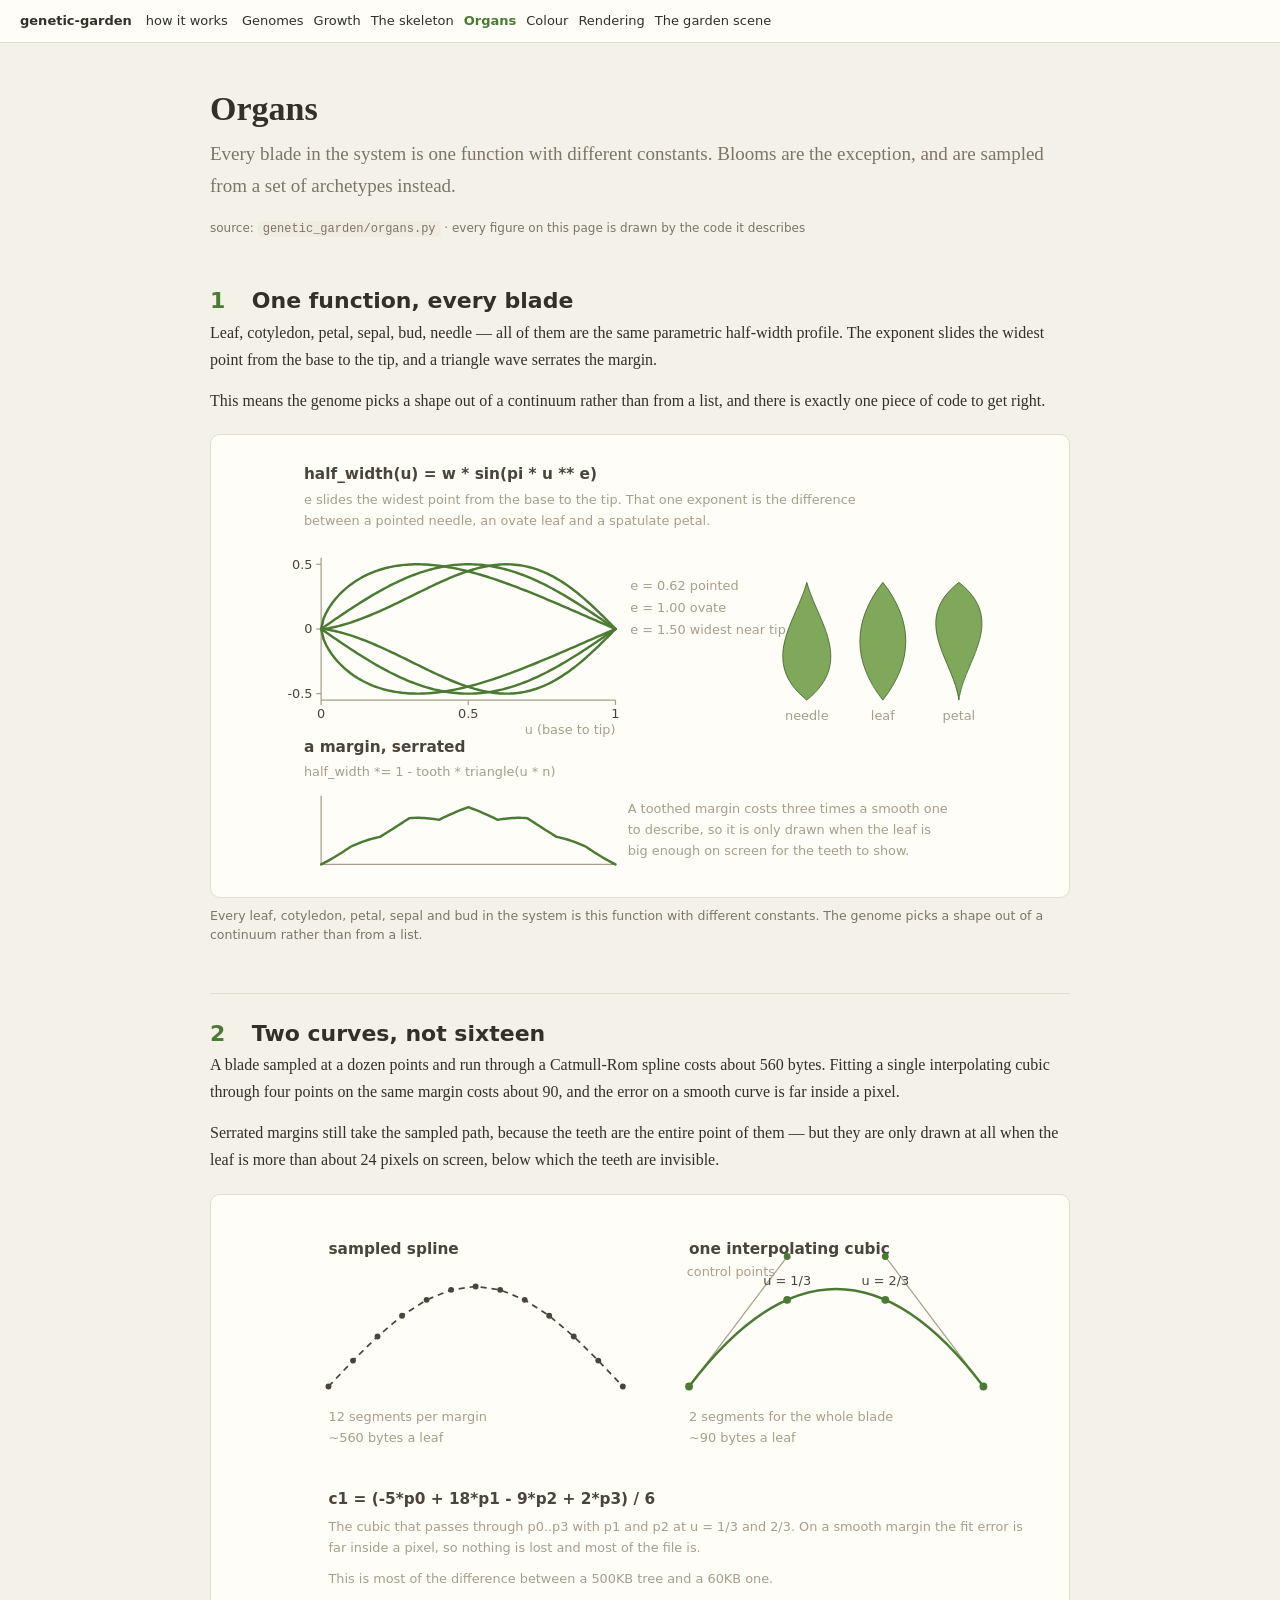
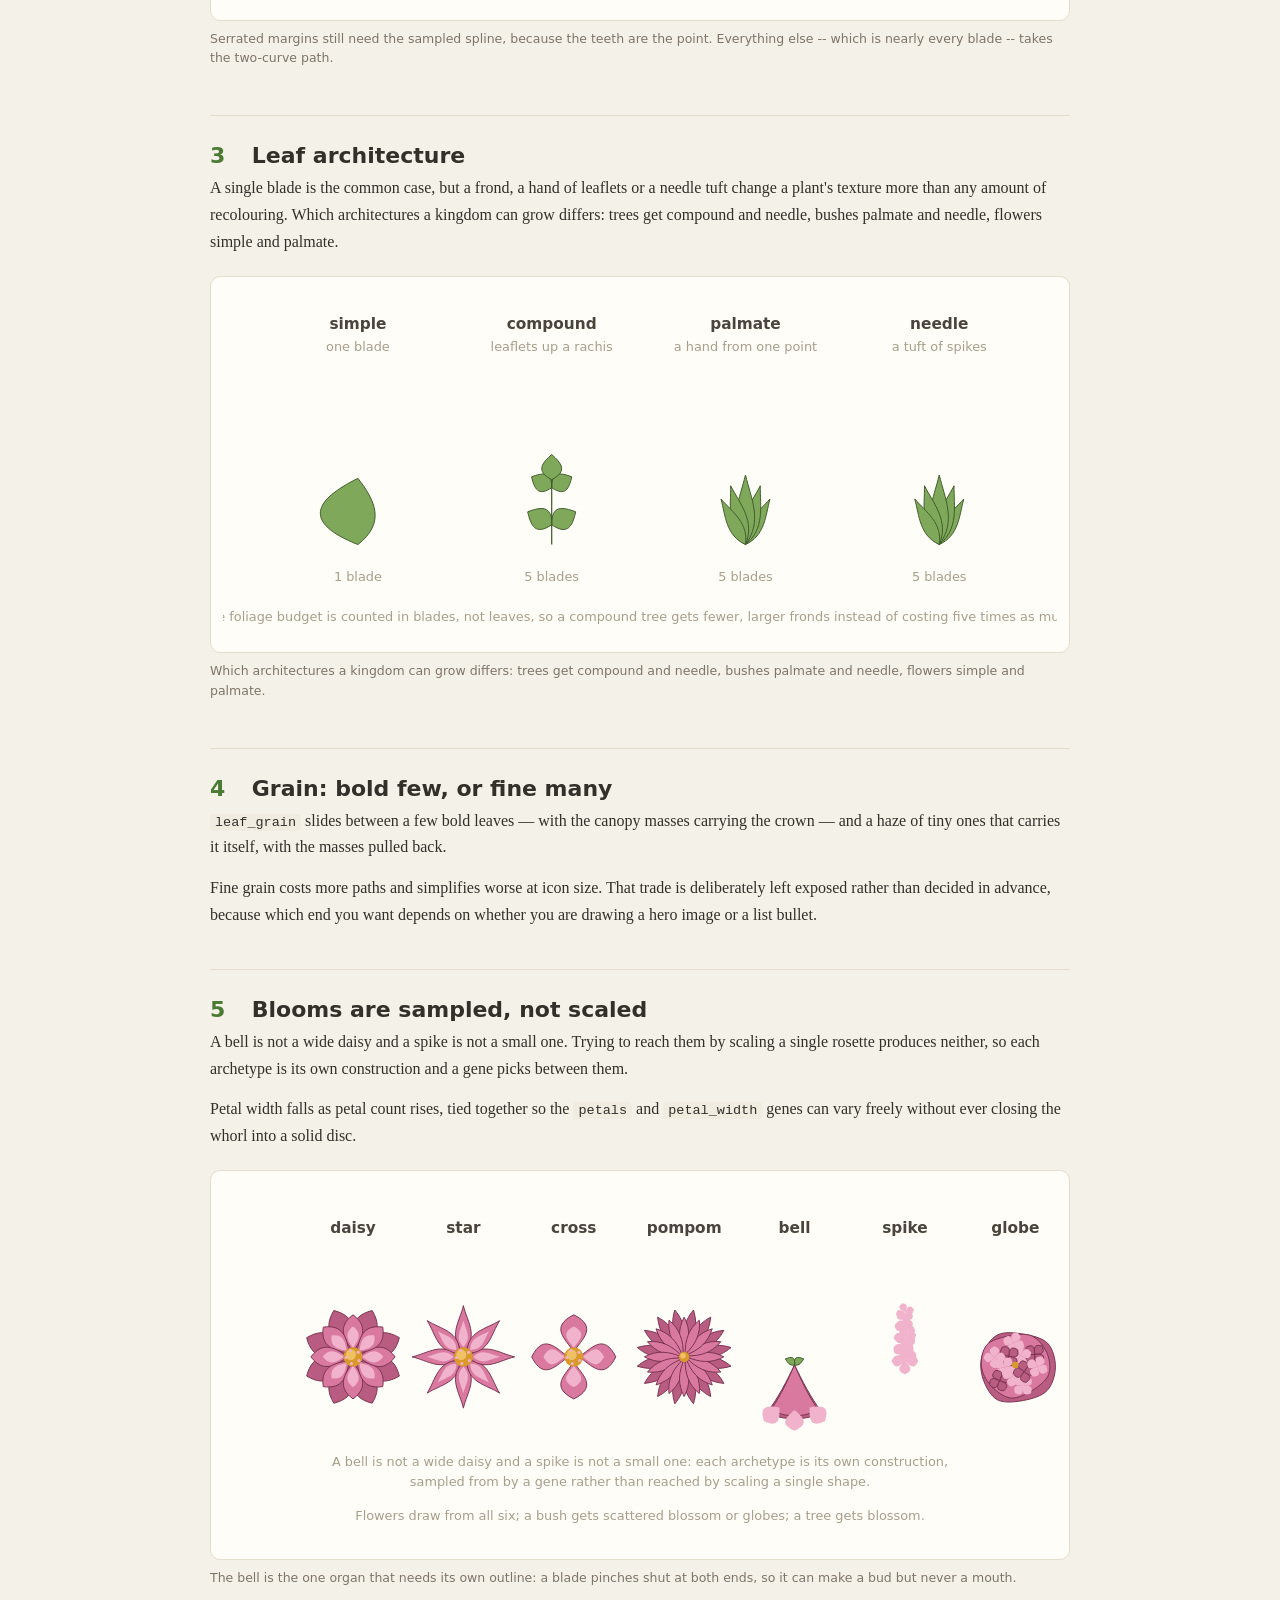
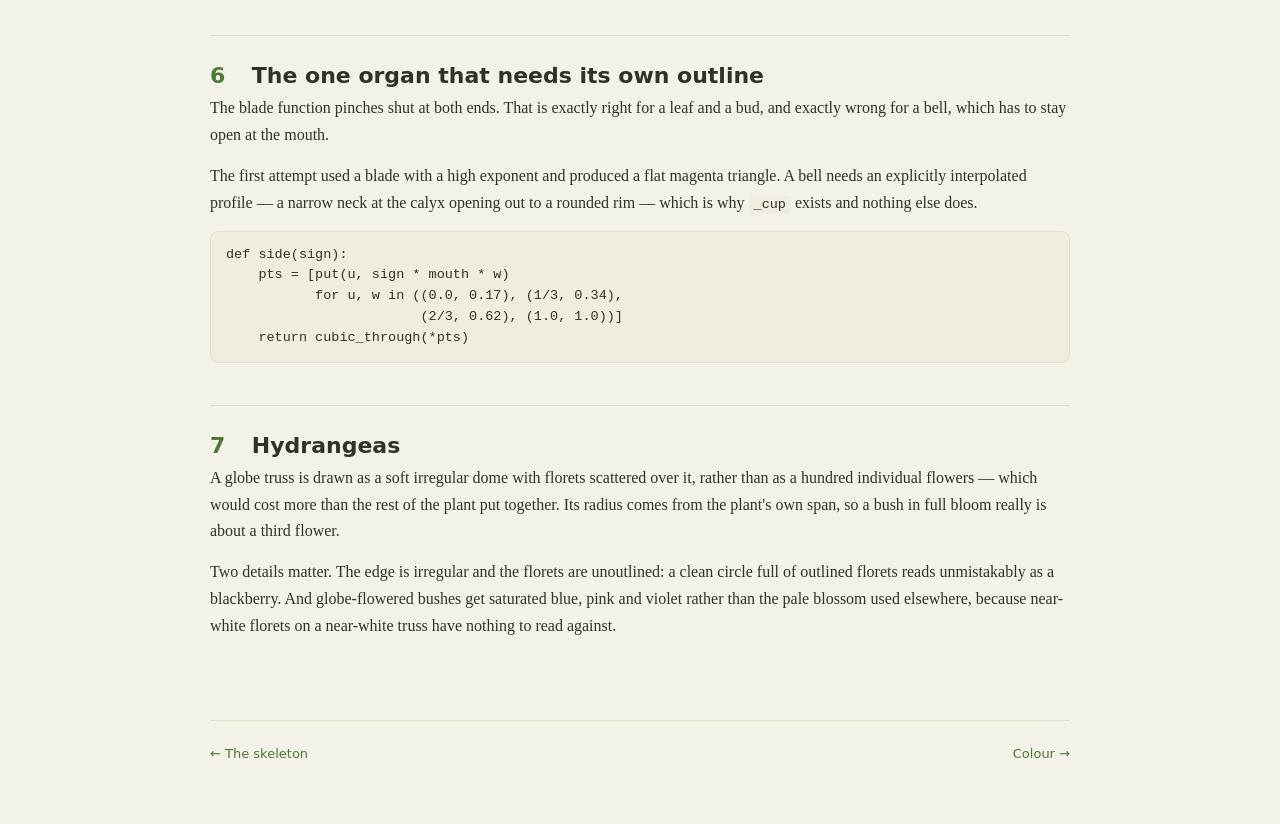
<file: genetic_garden/web/docs/organs.html>
<!doctype html><html lang="en"><head><meta charset="utf-8"><meta name="viewport" content="width=device-width,initial-scale=1"><title>Organs &mdash; genetic-garden</title><meta name="description" content="Every blade in the system is one function with different constants. Blooms are the exception, and are sampled from a set of archetypes instead."><link rel="stylesheet" href="docs.css"></head><body><div class="topbar"><a class="home" href="/">genetic-garden</a><a href="index.html">how it works</a><nav><a href="genome.html">Genomes</a><a href="growth.html">Growth</a><a href="skeleton.html">The skeleton</a><a href="organs.html" class="on">Organs</a><a href="palette.html">Colour</a><a href="render.html">Rendering</a><a href="garden.html">The garden scene</a></nav></div><div class="layout"><header class="page"><h1>Organs</h1><p class="standfirst">Every blade in the system is one function with different constants. Blooms are the exception, and are sampled from a set of archetypes instead.</p><p class="meta">source: <code>genetic_garden/organs.py</code> &middot; every figure on this page is drawn by the code it describes</p></header><section class="step"><h2><span class="num">1</span>One function, every blade</h2><p>Leaf, cotyledon, petal, sepal, bud, needle — all of them are the same parametric half-width profile. The exponent slides the widest point from the base to the tip, and a triangle wave serrates the margin.</p><p>This means the genome picks a shape out of a continuum rather than from a list, and there is exactly one piece of code to get right.</p><figure class="plate" id="fig-blade_function"><div class="frame"><svg class="fig" xmlns="http://www.w3.org/2000/svg" viewBox="0 0 680 360" role="img" aria-label="Every leaf, cotyledon, petal, sepal and bud in the system is this function with different constants. The genome picks a shape out of a continuum rather than from a list."><text class="fig-text fig-label" x="66" y="28" text-anchor="start">half_width(u) = w * sin(pi * u ** e)</text><text class="fig-text fig-small fig-muted-ink" x="66" y="48" text-anchor="start">e slides the widest point from the base to the tip. That one exponent is the difference</text><text class="fig-text fig-small fig-muted-ink" x="66" y="65" text-anchor="start">between a pointed needle, an ovate leaf and a spatulate petal.</text><path class="fig-axis" d="M80,208L320,208"/><path class="fig-axis" d="M80,92L80,208"/><path class="fig-axis" d="M80,208L80,212"/><text class="fig-text fig-small" x="80" y="223" text-anchor="middle">0</text><path class="fig-axis" d="M200,208L200,212"/><text class="fig-text fig-small" x="200" y="223" text-anchor="middle">0.5</text><path class="fig-axis" d="M320,208L320,212"/><text class="fig-text fig-small" x="320" y="223" text-anchor="middle">1</text><path class="fig-axis" d="M76,202.73L80,202.73"/><text class="fig-text fig-small" x="73" y="206.23" text-anchor="end">-0.5</text><path class="fig-axis" d="M76,150L80,150"/><text class="fig-text fig-small" x="73" y="153.5" text-anchor="end">0</text><path class="fig-axis" d="M76,97.27L80,97.27"/><text class="fig-text fig-small" x="73" y="100.77" text-anchor="end">0.5</text><text class="fig-text fig-small fig-muted-ink" x="320" y="236" text-anchor="end">u (base to tip)</text><path class="fig-curve" d="M80,150L82,141.52L84,137.05L86,133.46L88,130.38L90,127.64L92,125.17L94,122.91L96,120.84L98,118.91L100,117.13L102,115.47L104,113.92L106,112.47L108,111.12L110,109.85L112,108.67L114,107.57L116,106.54L118,105.57L120,104.68L122,103.84L124,103.07L126,102.36L128,101.7L130,101.09L132,100.54L134,100.03L136,99.57L138,99.16L140,98.79L142,98.47L144,98.19L146,97.94L148,97.74L150,97.58L152,97.45L154,97.36L156,97.3L158,97.27L160,97.28L162,97.32L164,97.39L166,97.5L168,97.63L170,97.78L172,97.97L174,98.18L176,98.42L178,98.69L180,98.98L182,99.29L184,99.62L186,99.98L188,100.36L190,100.76L192,101.19L194,101.63L196,102.09L198,102.57L200,103.07L202,103.59L204,104.12L206,104.67L208,105.24L210,105.82L212,106.42L214,107.03L216,107.65L218,108.29L220,108.95L222,109.61L224,110.29L226,110.98L228,111.68L230,112.39L232,113.11L234,113.85L236,114.59L238,115.34L240,116.1L242,116.87L244,117.65L246,118.43L248,119.22L250,120.02L252,120.83L254,121.64L256,122.46L258,123.28L260,124.11L262,124.95L264,125.78L266,126.63L268,127.48L270,128.33L272,129.18L274,130.04L276,130.9L278,131.76L280,132.63L282,133.49L284,134.36L286,135.23L288,136.1L290,136.97L292,137.85L294,138.72L296,139.59L298,140.47L300,141.34L302,142.21L304,143.08L306,143.95L308,144.82L310,145.69L312,146.56L314,147.42L316,148.28L318,149.14L320,150"/><path class="fig-curve" d="M80,150L82,158.48L84,162.95L86,166.54L88,169.62L90,172.36L92,174.83L94,177.09L96,179.16L98,181.09L100,182.87L102,184.53L104,186.08L106,187.53L108,188.88L110,190.15L112,191.33L114,192.43L116,193.46L118,194.43L120,195.32L122,196.16L124,196.93L126,197.64L128,198.3L130,198.91L132,199.46L134,199.97L136,200.43L138,200.84L140,201.21L142,201.53L144,201.81L146,202.06L148,202.26L150,202.42L152,202.55L154,202.64L156,202.7L158,202.73L160,202.72L162,202.68L164,202.61L166,202.5L168,202.37L170,202.22L172,202.03L174,201.82L176,201.58L178,201.31L180,201.02L182,200.71L184,200.38L186,200.02L188,199.64L190,199.24L192,198.81L194,198.37L196,197.91L198,197.43L200,196.93L202,196.41L204,195.88L206,195.33L208,194.76L210,194.18L212,193.58L214,192.97L216,192.35L218,191.71L220,191.05L222,190.39L224,189.71L226,189.02L228,188.32L230,187.61L232,186.89L234,186.15L236,185.41L238,184.66L240,183.9L242,183.13L244,182.35L246,181.57L248,180.78L250,179.98L252,179.17L254,178.36L256,177.54L258,176.72L260,175.89L262,175.05L264,174.22L266,173.37L268,172.52L270,171.67L272,170.82L274,169.96L276,169.1L278,168.24L280,167.37L282,166.51L284,165.64L286,164.77L288,163.9L290,163.03L292,162.15L294,161.28L296,160.41L298,159.53L300,158.66L302,157.79L304,156.92L306,156.05L308,155.18L310,154.31L312,153.44L314,152.58L316,151.72L318,150.86L320,150"/><path class="fig-curve" d="M80,150L82,148.62L84,147.24L86,145.86L88,144.49L90,143.12L92,141.75L94,140.39L96,139.04L98,137.69L100,136.35L102,135.02L104,133.71L106,132.4L108,131.1L110,129.82L112,128.55L114,127.3L116,126.06L118,124.84L120,123.64L122,122.45L124,121.28L126,120.13L128,119.01L130,117.9L132,116.82L134,115.76L136,114.72L138,113.7L140,112.72L142,111.75L144,110.82L146,109.91L148,109.02L150,108.17L152,107.34L154,106.55L156,105.78L158,105.04L160,104.34L162,103.66L164,103.02L166,102.41L168,101.83L170,101.29L172,100.77L174,100.3L176,99.85L178,99.44L180,99.07L182,98.73L184,98.42L186,98.16L188,97.92L190,97.72L192,97.56L194,97.44L196,97.34L198,97.29L200,97.27L202,97.29L204,97.34L206,97.44L208,97.56L210,97.72L212,97.92L214,98.16L216,98.42L218,98.73L220,99.07L222,99.44L224,99.85L226,100.3L228,100.77L230,101.29L232,101.83L234,102.41L236,103.02L238,103.66L240,104.34L242,105.04L244,105.78L246,106.55L248,107.34L250,108.17L252,109.02L254,109.91L256,110.82L258,111.75L260,112.72L262,113.7L264,114.72L266,115.76L268,116.82L270,117.9L272,119.01L274,120.13L276,121.28L278,122.45L280,123.64L282,124.84L284,126.06L286,127.3L288,128.55L290,129.82L292,131.1L294,132.4L296,133.71L298,135.02L300,136.35L302,137.69L304,139.04L306,140.39L308,141.75L310,143.12L312,144.49L314,145.86L316,147.24L318,148.62L320,150"/><path class="fig-curve" d="M80,150L82,151.38L84,152.76L86,154.14L88,155.51L90,156.88L92,158.25L94,159.61L96,160.96L98,162.31L100,163.65L102,164.98L104,166.29L106,167.6L108,168.9L110,170.18L112,171.45L114,172.7L116,173.94L118,175.16L120,176.36L122,177.55L124,178.72L126,179.87L128,180.99L130,182.1L132,183.18L134,184.24L136,185.28L138,186.3L140,187.28L142,188.25L144,189.18L146,190.09L148,190.98L150,191.83L152,192.66L154,193.45L156,194.22L158,194.96L160,195.66L162,196.34L164,196.98L166,197.59L168,198.17L170,198.71L172,199.23L174,199.7L176,200.15L178,200.56L180,200.93L182,201.27L184,201.58L186,201.84L188,202.08L190,202.28L192,202.44L194,202.56L196,202.66L198,202.71L200,202.73L202,202.71L204,202.66L206,202.56L208,202.44L210,202.28L212,202.08L214,201.84L216,201.58L218,201.27L220,200.93L222,200.56L224,200.15L226,199.7L228,199.23L230,198.71L232,198.17L234,197.59L236,196.98L238,196.34L240,195.66L242,194.96L244,194.22L246,193.45L248,192.66L250,191.83L252,190.98L254,190.09L256,189.18L258,188.25L260,187.28L262,186.3L264,185.28L266,184.24L268,183.18L270,182.1L272,180.99L274,179.87L276,178.72L278,177.55L280,176.36L282,175.16L284,173.94L286,172.7L288,171.45L290,170.18L292,168.9L294,167.6L296,166.29L298,164.98L300,163.65L302,162.31L304,160.96L306,159.61L308,158.25L310,156.88L312,155.51L314,154.14L316,152.76L318,151.38L320,150"/><path class="fig-curve" d="M80,150L82,149.87L84,149.64L86,149.35L88,148.99L90,148.59L92,148.15L94,147.67L96,147.15L98,146.6L100,146.02L102,145.41L104,144.77L106,144.11L108,143.42L110,142.7L112,141.97L114,141.21L116,140.43L118,139.63L120,138.81L122,137.98L124,137.13L126,136.26L128,135.38L130,134.48L132,133.57L134,132.65L136,131.72L138,130.77L140,129.82L142,128.86L144,127.89L146,126.92L148,125.94L150,124.96L152,123.97L154,122.99L156,122L158,121.01L160,120.03L162,119.05L164,118.07L166,117.1L168,116.13L170,115.18L172,114.23L174,113.29L176,112.37L178,111.46L180,110.56L182,109.68L184,108.82L186,107.98L188,107.16L190,106.36L192,105.59L194,104.84L196,104.12L198,103.42L200,102.76L202,102.12L204,101.52L206,100.95L208,100.42L210,99.92L212,99.46L214,99.05L216,98.67L218,98.33L220,98.04L222,97.8L224,97.6L226,97.44L228,97.34L230,97.28L232,97.28L234,97.32L236,97.42L238,97.58L240,97.78L242,98.05L244,98.36L246,98.74L248,99.17L250,99.66L252,100.21L254,100.81L256,101.48L258,102.2L260,102.98L262,103.82L264,104.72L266,105.68L268,106.7L270,107.77L272,108.91L274,110.09L276,111.34L278,112.64L280,113.99L282,115.4L284,116.86L286,118.37L288,119.93L290,121.54L292,123.19L294,124.89L296,126.63L298,128.41L300,130.23L302,132.08L304,133.97L306,135.89L308,137.84L310,139.82L312,141.82L314,143.84L316,145.88L318,147.93L320,150"/><path class="fig-curve" d="M80,150L82,150.13L84,150.36L86,150.65L88,151.01L90,151.41L92,151.85L94,152.33L96,152.85L98,153.4L100,153.98L102,154.59L104,155.23L106,155.89L108,156.58L110,157.3L112,158.03L114,158.79L116,159.57L118,160.37L120,161.19L122,162.02L124,162.87L126,163.74L128,164.62L130,165.52L132,166.43L134,167.35L136,168.28L138,169.23L140,170.18L142,171.14L144,172.11L146,173.08L148,174.06L150,175.04L152,176.03L154,177.01L156,178L158,178.99L160,179.97L162,180.95L164,181.93L166,182.9L168,183.87L170,184.82L172,185.77L174,186.71L176,187.63L178,188.54L180,189.44L182,190.32L184,191.18L186,192.02L188,192.84L190,193.64L192,194.41L194,195.16L196,195.88L198,196.58L200,197.24L202,197.88L204,198.48L206,199.05L208,199.58L210,200.08L212,200.54L214,200.95L216,201.33L218,201.67L220,201.96L222,202.2L224,202.4L226,202.56L228,202.66L230,202.72L232,202.72L234,202.68L236,202.58L238,202.42L240,202.22L242,201.95L244,201.64L246,201.26L248,200.83L250,200.34L252,199.79L254,199.19L256,198.52L258,197.8L260,197.02L262,196.18L264,195.28L266,194.32L268,193.3L270,192.23L272,191.09L274,189.91L276,188.66L278,187.36L280,186.01L282,184.6L284,183.14L286,181.63L288,180.07L290,178.46L292,176.81L294,175.11L296,173.37L298,171.59L300,169.77L302,167.92L304,166.03L306,164.11L308,162.16L310,160.18L312,158.18L314,156.16L316,154.12L318,152.07L320,150"/><text class="fig-text fig-small fig-muted-ink" x="332" y="118" text-anchor="start">e = 0.62   pointed</text><text class="fig-text fig-small fig-muted-ink" x="332" y="136" text-anchor="start">e = 1.00   ovate</text><text class="fig-text fig-small fig-muted-ink" x="332" y="154" text-anchor="start">e = 1.50   widest near tip</text><g transform="translate(476,208) scale(96,-96)"><path class="fig-leafy" vector-effect="non-scaling-stroke" d="M0,0C-0.41,0.33 -0.09,0.67 0,1C0.09,0.67 0.41,0.33 0,0Z"/></g><text class="fig-text fig-small fig-muted-ink" x="476" y="224" text-anchor="middle">needle</text><g transform="translate(538,208) scale(96,-96)"><path class="fig-leafy" vector-effect="non-scaling-stroke" d="M0,0C-0.26,0.33 -0.26,0.67 0,1C0.26,0.67 0.26,0.33 0,0Z"/></g><text class="fig-text fig-small fig-muted-ink" x="538" y="224" text-anchor="middle">leaf</text><g transform="translate(600,208) scale(96,-96)"><path class="fig-leafy" vector-effect="non-scaling-stroke" d="M0,0C-0.04,0.33 -0.42,0.67 0,1C0.42,0.67 0.04,0.33 0,0Z"/></g><text class="fig-text fig-small fig-muted-ink" x="600" y="224" text-anchor="middle">petal</text><text class="fig-text fig-label" x="66" y="250" text-anchor="start">a margin, serrated</text><text class="fig-text fig-small fig-muted-ink" x="66" y="270" text-anchor="start">half_width *= 1 - tooth * triangle(u * n)</text><path class="fig-axis" d="M80,342L320,342"/><path class="fig-axis" d="M80,286L80,342"/><path class="fig-curve" d="M80,342L82,340.98L84,339.92L86,338.83L88,337.71L90,336.55L92,335.36L94,334.13L96,332.88L98,331.6L100,330.28L102,328.94L104,327.58L106,326.66L108,325.78L110,324.95L112,324.16L114,323.42L116,322.72L118,322.07L120,321.47L122,320.91L124,320.4L126,319.93L128,319.51L130,318.28L132,317.04L134,315.78L136,314.52L138,313.25L140,311.97L142,310.69L144,309.4L146,308.11L148,306.82L150,305.53L152,304.25L154,304.12L156,304.04L158,304L160,304.01L162,304.06L164,304.16L166,304.3L168,304.48L170,304.71L172,304.97L174,305.27L176,305.61L178,304.64L180,303.68L182,302.75L184,301.83L186,300.93L188,300.06L190,299.2L192,298.37L194,297.57L196,296.8L198,296.05L200,295.33L202,296.05L204,296.8L206,297.57L208,298.37L210,299.2L212,300.06L214,300.93L216,301.83L218,302.75L220,303.68L222,304.64L224,305.61L226,305.27L228,304.97L230,304.71L232,304.48L234,304.3L236,304.16L238,304.06L240,304.01L242,304L244,304.04L246,304.12L248,304.25L250,305.53L252,306.82L254,308.11L256,309.4L258,310.69L260,311.97L262,313.25L264,314.52L266,315.78L268,317.04L270,318.28L272,319.51L274,319.93L276,320.4L278,320.91L280,321.47L282,322.07L284,322.72L286,323.42L288,324.16L290,324.95L292,325.78L294,326.66L296,327.58L298,328.94L300,330.28L302,331.6L304,332.88L306,334.13L308,335.36L310,336.55L312,337.71L314,338.83L316,339.92L318,340.98L320,342"/><text class="fig-text fig-small fig-muted-ink" x="330" y="300" text-anchor="start">A toothed margin costs three times a smooth one</text><text class="fig-text fig-small fig-muted-ink" x="330" y="317" text-anchor="start">to describe, so it is only drawn when the leaf is</text><text class="fig-text fig-small fig-muted-ink" x="330" y="334" text-anchor="start">big enough on screen for the teeth to show.</text></svg></div><figcaption>Every leaf, cotyledon, petal, sepal and bud in the system is this function with different constants. The genome picks a shape out of a continuum rather than from a list.</figcaption></figure></section><section class="step"><h2><span class="num">2</span>Two curves, not sixteen</h2><p>A blade sampled at a dozen points and run through a Catmull-Rom spline costs about 560 bytes. Fitting a single interpolating cubic through four points on the same margin costs about 90, and the error on a smooth curve is far inside a pixel.</p><p>Serrated margins still take the sampled path, because the teeth are the entire point of them — but they are only drawn at all when the leaf is more than about 24 pixels on screen, below which the teeth are invisible.</p><figure class="plate" id="fig-cubic_fit"><div class="frame"><svg class="fig" xmlns="http://www.w3.org/2000/svg" viewBox="0 0 680 330" role="img" aria-label="Serrated margins still need the sampled spline, because the teeth are the point. Everything else -- which is nearly every blade -- takes the two-curve path."><text class="fig-text fig-label" x="86" y="40" text-anchor="start">sampled spline</text><path class="fig-curve-3" d="M86,148L106,126.88L126,107.2L146,90.3L166,77.33L186,69.18L206,66.4L226,69.18L246,77.33L266,90.3L286,107.2L306,126.88L326,148"/><circle class="fig-dot" cx="86" cy="148" r="2.4"/><circle class="fig-dot" cx="106" cy="126.88" r="2.4"/><circle class="fig-dot" cx="126" cy="107.2" r="2.4"/><circle class="fig-dot" cx="146" cy="90.3" r="2.4"/><circle class="fig-dot" cx="166" cy="77.33" r="2.4"/><circle class="fig-dot" cx="186" cy="69.18" r="2.4"/><circle class="fig-dot" cx="206" cy="66.4" r="2.4"/><circle class="fig-dot" cx="226" cy="69.18" r="2.4"/><circle class="fig-dot" cx="246" cy="77.33" r="2.4"/><circle class="fig-dot" cx="266" cy="90.3" r="2.4"/><circle class="fig-dot" cx="286" cy="107.2" r="2.4"/><circle class="fig-dot" cx="306" cy="126.88" r="2.4"/><circle class="fig-dot" cx="326" cy="148" r="2.4"/><text class="fig-text fig-small fig-muted-ink" x="86" y="176" text-anchor="start">12 segments per margin</text><text class="fig-text fig-small fig-muted-ink" x="86" y="193" text-anchor="start">~560 bytes a leaf</text><text class="fig-text fig-label" x="380" y="40" text-anchor="start">one interpolating cubic</text><path class="fig-leader" d="M380,148L460,42"/><path class="fig-leader" d="M620,148L540,42"/><path class="fig-curve" d="M380,148C460,42 540,42 620,148"/><circle class="fig-dot fig-dot-big" cx="380" cy="148" r="3.2"/><circle class="fig-dot fig-dot-big" cx="460" cy="77.33" r="3.2"/><circle class="fig-dot fig-dot-big" cx="540" cy="77.33" r="3.2"/><circle class="fig-dot fig-dot-big" cx="620" cy="148" r="3.2"/><circle class="fig-dot fig-accent-fill" cx="460" cy="42" r="2.8"/><circle class="fig-dot fig-accent-fill" cx="540" cy="42" r="2.8"/><text class="fig-text fig-small fig-muted-ink" x="380" y="176" text-anchor="start">2 segments for the whole blade</text><text class="fig-text fig-small fig-muted-ink" x="380" y="193" text-anchor="start">~90 bytes a leaf</text><text class="fig-text fig-small" x="460" y="65.33" text-anchor="middle">u = 1/3</text><text class="fig-text fig-small" x="540" y="65.33" text-anchor="middle">u = 2/3</text><text class="fig-text fig-small fig-muted-ink" x="450" y="58" text-anchor="end">control points</text><text class="fig-text fig-label" x="86" y="244" text-anchor="start">c1 = (-5*p0 + 18*p1 - 9*p2 + 2*p3) / 6</text><text class="fig-text fig-small fig-muted-ink" x="86" y="266" text-anchor="start">The cubic that passes through p0..p3 with p1 and p2 at u = 1/3 and 2/3. On a smooth margin the fit error is</text><text class="fig-text fig-small fig-muted-ink" x="86" y="283" text-anchor="start">far inside a pixel, so nothing is lost and most of the file is.</text><text class="fig-text fig-small fig-muted-ink" x="86" y="308" text-anchor="start">This is most of the difference between a 500KB tree and a 60KB one.</text></svg></div><figcaption>Serrated margins still need the sampled spline, because the teeth are the point. Everything else -- which is nearly every blade -- takes the two-curve path.</figcaption></figure></section><section class="step"><h2><span class="num">3</span>Leaf architecture</h2><p>A single blade is the common case, but a frond, a hand of leaflets or a needle tuft change a plant's texture more than any amount of recolouring. Which architectures a kingdom can grow differs: trees get compound and needle, bushes palmate and needle, flowers simple and palmate.</p><figure class="plate" id="fig-leaf_forms"><div class="frame"><svg class="fig" xmlns="http://www.w3.org/2000/svg" viewBox="0 0 680 290" role="img" aria-label="Which architectures a kingdom can grow differs: trees get compound and needle, bushes palmate and needle, flowers simple and palmate."><g transform="translate(110,210) scale(1,-1)"><path class="fig-leafy" d="M0,0C-45.29,18 -36.17,36 0,54C13.89,36 23.01,18 0,0Z"/></g><text class="fig-text fig-label" x="110" y="34" text-anchor="middle">simple</text><text class="fig-text fig-small fig-muted-ink" x="110" y="52" text-anchor="middle">one blade</text><text class="fig-text fig-small fig-muted-ink" x="110" y="240" text-anchor="middle">1 blade</text><g transform="translate(268,210) scale(1,-1)"><path class="fig-leafy" d="M0,16.2C-13.38,6.86 -17.06,15.65 -19.57,26.66C-9.03,30.69 0.33,32.51 0,16.2Z"/><path class="fig-leafy" d="M0,16.2C13.38,6.86 17.06,15.65 19.57,26.66C9.03,30.69 -0.33,32.51 0,16.2Z"/><path class="fig-leafy" d="M0,46.44C-11.19,38.62 -14.28,45.98 -16.38,55.19C-7.55,58.57 0.28,60.09 0,46.44Z"/><path class="fig-leafy" d="M0,46.44C11.19,38.62 14.28,45.98 16.38,55.19C7.55,58.57 -0.28,60.09 0,46.44Z"/><path class="fig-leafy" d="M0,52.92C-13.41,59.74 -7.86,66.56 0,73.38C7.86,66.56 13.41,59.74 0,52.92Z"/><path class="fig-vein" d="M0,0L0,52.92"/></g><text class="fig-text fig-label" x="268" y="34" text-anchor="middle">compound</text><text class="fig-text fig-small fig-muted-ink" x="268" y="52" text-anchor="middle">leaflets up a rachis</text><text class="fig-text fig-small fig-muted-ink" x="268" y="240" text-anchor="middle">5 blades</text><g transform="translate(426,210) scale(1,-1)"><path class="fig-leafy" d="M0,0C-2.66,17.37 10.35,26.32 19.95,37.1C16.25,23.15 15.95,7.36 0,0Z"/><path class="fig-leafy" d="M0,0C-8,19 4.23,32.9 12.06,47.91C11.85,30.98 16.04,12.95 0,0Z"/><path class="fig-leafy" d="M0,0C-14.22,18.9 -4.51,37.8 0,56.7C4.51,37.8 14.22,18.9 0,0Z"/><path class="fig-leafy" d="M0,0C-16.04,12.95 -11.85,30.98 -12.06,47.91C-4.23,32.9 8,19 0,0Z"/><path class="fig-leafy" d="M0,0C-15.95,7.36 -16.25,23.15 -19.95,37.1C-10.35,26.32 2.66,17.37 0,0Z"/></g><text class="fig-text fig-label" x="426" y="34" text-anchor="middle">palmate</text><text class="fig-text fig-small fig-muted-ink" x="426" y="52" text-anchor="middle">a hand from one point</text><text class="fig-text fig-small fig-muted-ink" x="426" y="240" text-anchor="middle">5 blades</text><g transform="translate(584,210) scale(1,-1)"><path class="fig-leafy" d="M0,0C-2.66,17.37 10.35,26.32 19.95,37.1C16.25,23.15 15.95,7.36 0,0Z"/><path class="fig-leafy" d="M0,0C-8,19 4.23,32.9 12.06,47.91C11.85,30.98 16.04,12.95 0,0Z"/><path class="fig-leafy" d="M0,0C-14.22,18.9 -4.51,37.8 0,56.7C4.51,37.8 14.22,18.9 0,0Z"/><path class="fig-leafy" d="M0,0C-16.04,12.95 -11.85,30.98 -12.06,47.91C-4.23,32.9 8,19 0,0Z"/><path class="fig-leafy" d="M0,0C-15.95,7.36 -16.25,23.15 -19.95,37.1C-10.35,26.32 2.66,17.37 0,0Z"/></g><text class="fig-text fig-label" x="584" y="34" text-anchor="middle">needle</text><text class="fig-text fig-small fig-muted-ink" x="584" y="52" text-anchor="middle">a tuft of spikes</text><text class="fig-text fig-small fig-muted-ink" x="584" y="240" text-anchor="middle">5 blades</text><text class="fig-text fig-small fig-muted-ink" x="340" y="272" text-anchor="middle">The foliage budget is counted in blades, not leaves, so a compound tree gets fewer, larger fronds instead of costing five times as much.</text></svg></div><figcaption>Which architectures a kingdom can grow differs: trees get compound and needle, bushes palmate and needle, flowers simple and palmate.</figcaption></figure></section><section class="step"><h2><span class="num">4</span>Grain: bold few, or fine many</h2><p><code>leaf_grain</code> slides between a few bold leaves — with the canopy masses carrying the crown — and a haze of tiny ones that carries it itself, with the masses pulled back.</p><p>Fine grain costs more paths and simplifies worse at icon size. That trade is deliberately left exposed rather than decided in advance, because which end you want depends on whether you are drawing a hero image or a list bullet.</p></section><section class="step"><h2><span class="num">5</span>Blooms are sampled, not scaled</h2><p>A bell is not a wide daisy and a spike is not a small one. Trying to reach them by scaling a single rosette produces neither, so each archetype is its own construction and a gene picks between them.</p><p>Petal width falls as petal count rises, tied together so the <code>petals</code> and <code>petal_width</code> genes can vary freely without ever closing the whorl into a solid disc.</p><figure class="plate" id="fig-bloom_forms"><div class="frame"><svg class="fig" xmlns="http://www.w3.org/2000/svg" viewBox="0 0 680 300" role="img" aria-label="The bell is the one organ that needs its own outline: a blade pinches shut at both ends, so it can make a bud but never a mouth."><g transform="translate(106,150) scale(1,-1)"><path class="fig-petal-back" d="M-1.64,10.56C-14.35,18.5 -26.15,26.82 -15.65,44.38C4.19,39.39 1.73,25.17 -1.64,10.56Z"/><path class="fig-petal-back" d="M-3.96,8.24C-18.57,4.87 -32.79,2.41 -37.78,22.25C-20.22,32.75 -11.9,20.95 -3.96,8.24Z"/><path class="fig-petal-back" d="M-3.96,4.96C-11.9,-7.75 -20.22,-19.55 -37.78,-9.05C-32.79,10.79 -18.57,8.33 -3.96,4.96Z"/><path class="fig-petal-back" d="M-1.64,2.64C1.73,-11.97 4.19,-26.19 -15.65,-31.18C-26.15,-13.62 -14.35,-5.3 -1.64,2.64Z"/><path class="fig-petal-back" d="M1.64,2.64C14.35,-5.3 26.15,-13.62 15.65,-31.18C-4.19,-26.19 -1.73,-11.97 1.64,2.64Z"/><path class="fig-petal-back" d="M3.96,4.96C18.57,8.33 32.79,10.79 37.78,-9.05C20.22,-19.55 11.9,-7.75 3.96,4.96Z"/><path class="fig-petal-back" d="M3.96,8.24C11.9,20.95 20.22,32.75 37.78,22.25C32.79,2.41 18.57,4.87 3.96,8.24Z"/><path class="fig-petal-back" d="M1.64,10.56C-1.73,25.17 -4.19,39.39 15.65,44.38C26.15,26.82 14.35,18.5 1.64,10.56Z"/><path class="fig-petal" d="M0,10.89C-7.14,20.89 -13.46,30.89 0,40.89C13.46,30.89 7.14,20.89 0,10.89Z"/><path class="fig-petal-light" d="M0,13.89C-4.14,19.69 -7.81,25.49 0,31.29C7.81,25.49 4.14,19.69 0,13.89Z"/><path class="fig-petal" d="M-3.03,9.63C-15.15,11.66 -26.69,14.26 -24.25,30.85C-7.66,33.29 -5.06,21.75 -3.03,9.63Z"/><path class="fig-petal-light" d="M-5.15,11.75C-12.18,12.93 -18.88,14.44 -17.46,24.06C-7.84,25.48 -6.33,18.78 -5.15,11.75Z"/><path class="fig-petal" d="M-4.29,6.6C-14.29,-0.54 -24.29,-6.86 -34.29,6.6C-24.29,20.06 -14.29,13.74 -4.29,6.6Z"/><path class="fig-petal-light" d="M-7.29,6.6C-13.09,2.46 -18.89,-1.21 -24.69,6.6C-18.89,14.41 -13.09,10.74 -7.29,6.6Z"/><path class="fig-petal" d="M-3.03,3.57C-5.06,-8.55 -7.66,-20.09 -24.25,-17.65C-26.69,-1.06 -15.15,1.54 -3.03,3.57Z"/><path class="fig-petal-light" d="M-5.15,1.45C-6.33,-5.58 -7.84,-12.28 -17.46,-10.86C-18.88,-1.24 -12.18,0.27 -5.15,1.45Z"/><path class="fig-petal" d="M-0,2.31C7.14,-7.69 13.46,-17.69 -0,-27.69C-13.46,-17.69 -7.14,-7.69 -0,2.31Z"/><path class="fig-petal-light" d="M-0,-0.69C4.14,-6.49 7.81,-12.29 -0,-18.09C-7.81,-12.29 -4.14,-6.49 -0,-0.69Z"/><path class="fig-petal" d="M3.03,3.57C15.15,1.54 26.69,-1.06 24.25,-17.65C7.66,-20.09 5.06,-8.55 3.03,3.57Z"/><path class="fig-petal-light" d="M5.15,1.45C12.18,0.27 18.88,-1.24 17.46,-10.86C7.84,-12.28 6.33,-5.58 5.15,1.45Z"/><path class="fig-petal" d="M4.29,6.6C14.29,13.74 24.29,20.06 34.29,6.6C24.29,-6.86 14.29,-0.54 4.29,6.6Z"/><path class="fig-petal-light" d="M7.29,6.6C13.09,10.74 18.89,14.41 24.69,6.6C18.89,-1.21 13.09,2.46 7.29,6.6Z"/><path class="fig-petal" d="M3.03,9.63C5.06,21.75 7.66,33.29 24.25,30.85C26.69,14.26 15.15,11.66 3.03,9.63Z"/><path class="fig-petal-light" d="M5.15,11.75C6.33,18.78 7.84,25.48 17.46,24.06C18.88,14.44 12.18,12.93 5.15,11.75Z"/><path class="fig-centre" d="M-7.8,6.6a7.8,7.8 0 1,0 15.6,0a7.8,7.8 0 1,0 -15.6,0Z"/><path class="fig-centre-light" d="M-5.77,8.32a4.06,4.06 0 1,0 8.11,0a4.06,4.06 0 1,0 -8.11,0Z"/><path class="fig-petal-light" d="M-3.43,11.77a1.25,1.25 0 1,0 2.5,0a1.25,1.25 0 1,0 -2.5,0Z"/><path class="fig-petal-light" d="M-6.84,6.12a1.25,1.25 0 1,0 2.5,0a1.25,1.25 0 1,0 -2.5,0Z"/><path class="fig-petal-light" d="M-2.52,1.13a1.25,1.25 0 1,0 2.5,0a1.25,1.25 0 1,0 -2.5,0Z"/><path class="fig-petal-light" d="M3.56,3.7a1.25,1.25 0 1,0 2.5,0a1.25,1.25 0 1,0 -2.5,0Z"/><path class="fig-petal-light" d="M3,10.28a1.25,1.25 0 1,0 2.5,0a1.25,1.25 0 1,0 -2.5,0Z"/></g><text class="fig-text fig-label" x="106" y="42" text-anchor="middle">daisy</text><g transform="translate(196,150) scale(1,-1)"><path class="fig-petal" d="M0,10.89C-12.97,23.39 -2.74,35.89 0,48.39C2.74,35.89 12.97,23.39 0,10.89Z"/><path class="fig-petal-light" d="M0,14.64C-7.52,21.89 -1.59,29.14 0,36.39C1.59,29.14 7.52,21.89 0,14.64Z"/><path class="fig-petal" d="M-3.03,9.63C-21.05,9.3 -22.65,25.38 -29.55,36.15C-18.78,29.25 -2.7,27.65 -3.03,9.63Z"/><path class="fig-petal-light" d="M-5.69,12.29C-16.13,12.09 -17.06,21.42 -21.06,27.66C-14.82,23.66 -5.49,22.73 -5.69,12.29Z"/><path class="fig-petal" d="M-4.29,6.6C-16.79,-6.37 -29.29,3.86 -41.79,6.6C-29.29,9.34 -16.79,19.57 -4.29,6.6Z"/><path class="fig-petal-light" d="M-8.04,6.6C-15.29,-0.92 -22.54,5.01 -29.79,6.6C-22.54,8.19 -15.29,14.12 -8.04,6.6Z"/><path class="fig-petal" d="M-3.03,3.57C-2.7,-14.45 -18.78,-16.05 -29.55,-22.95C-22.65,-12.18 -21.05,3.9 -3.03,3.57Z"/><path class="fig-petal-light" d="M-5.69,0.91C-5.49,-9.53 -14.82,-10.46 -21.06,-14.46C-17.06,-8.22 -16.13,1.11 -5.69,0.91Z"/><path class="fig-petal" d="M-0,2.31C12.97,-10.19 2.74,-22.69 -0,-35.19C-2.74,-22.69 -12.97,-10.19 -0,2.31Z"/><path class="fig-petal-light" d="M-0,-1.44C7.52,-8.69 1.59,-15.94 -0,-23.19C-1.59,-15.94 -7.52,-8.69 -0,-1.44Z"/><path class="fig-petal" d="M3.03,3.57C21.05,3.9 22.65,-12.18 29.55,-22.95C18.78,-16.05 2.7,-14.45 3.03,3.57Z"/><path class="fig-petal-light" d="M5.69,0.91C16.13,1.11 17.06,-8.22 21.06,-14.46C14.82,-10.46 5.49,-9.53 5.69,0.91Z"/><path class="fig-petal" d="M4.29,6.6C16.79,19.57 29.29,9.34 41.79,6.6C29.29,3.86 16.79,-6.37 4.29,6.6Z"/><path class="fig-petal-light" d="M8.04,6.6C15.29,14.12 22.54,8.19 29.79,6.6C22.54,5.01 15.29,-0.92 8.04,6.6Z"/><path class="fig-petal" d="M3.03,9.63C2.7,27.65 18.78,29.25 29.55,36.15C22.65,25.38 21.05,9.3 3.03,9.63Z"/><path class="fig-petal-light" d="M5.69,12.29C5.49,22.73 14.82,23.66 21.06,27.66C17.06,21.42 16.13,12.09 5.69,12.29Z"/><path class="fig-centre" d="M-7.8,6.6a7.8,7.8 0 1,0 15.6,0a7.8,7.8 0 1,0 -15.6,0Z"/><path class="fig-centre-light" d="M-5.77,8.32a4.06,4.06 0 1,0 8.11,0a4.06,4.06 0 1,0 -8.11,0Z"/><path class="fig-petal-light" d="M-3.43,11.77a1.25,1.25 0 1,0 2.5,0a1.25,1.25 0 1,0 -2.5,0Z"/><path class="fig-petal-light" d="M-6.84,6.12a1.25,1.25 0 1,0 2.5,0a1.25,1.25 0 1,0 -2.5,0Z"/><path class="fig-petal-light" d="M-2.52,1.13a1.25,1.25 0 1,0 2.5,0a1.25,1.25 0 1,0 -2.5,0Z"/><path class="fig-petal-light" d="M3.56,3.7a1.25,1.25 0 1,0 2.5,0a1.25,1.25 0 1,0 -2.5,0Z"/><path class="fig-petal-light" d="M3,10.28a1.25,1.25 0 1,0 2.5,0a1.25,1.25 0 1,0 -2.5,0Z"/></g><text class="fig-text fig-label" x="196" y="42" text-anchor="middle">star</text><g transform="translate(286,150) scale(1,-1)"><path class="fig-petal" d="M0,10.89C-6.61,20.89 -20.02,30.89 0,40.89C20.02,30.89 6.61,20.89 0,10.89Z"/><path class="fig-petal-light" d="M0,13.89C-3.83,19.69 -11.61,25.49 0,31.29C11.61,25.49 3.83,19.69 0,13.89Z"/><path class="fig-petal" d="M-4.29,6.6C-14.29,-0.01 -24.29,-13.42 -34.29,6.6C-24.29,26.62 -14.29,13.21 -4.29,6.6Z"/><path class="fig-petal-light" d="M-7.29,6.6C-13.09,2.77 -18.89,-5.01 -24.69,6.6C-18.89,18.21 -13.09,10.43 -7.29,6.6Z"/><path class="fig-petal" d="M-0,2.31C6.61,-7.69 20.02,-17.69 -0,-27.69C-20.02,-17.69 -6.61,-7.69 -0,2.31Z"/><path class="fig-petal-light" d="M-0,-0.69C3.83,-6.49 11.61,-12.29 -0,-18.09C-11.61,-12.29 -3.83,-6.49 -0,-0.69Z"/><path class="fig-petal" d="M4.29,6.6C14.29,13.21 24.29,26.62 34.29,6.6C24.29,-13.42 14.29,-0.01 4.29,6.6Z"/><path class="fig-petal-light" d="M7.29,6.6C13.09,10.43 18.89,18.21 24.69,6.6C18.89,-5.01 13.09,2.77 7.29,6.6Z"/><path class="fig-centre" d="M-7.8,6.6a7.8,7.8 0 1,0 15.6,0a7.8,7.8 0 1,0 -15.6,0Z"/><path class="fig-centre-light" d="M-5.77,8.32a4.06,4.06 0 1,0 8.11,0a4.06,4.06 0 1,0 -8.11,0Z"/><path class="fig-petal-light" d="M-3.43,11.77a1.25,1.25 0 1,0 2.5,0a1.25,1.25 0 1,0 -2.5,0Z"/><path class="fig-petal-light" d="M-6.84,6.12a1.25,1.25 0 1,0 2.5,0a1.25,1.25 0 1,0 -2.5,0Z"/><path class="fig-petal-light" d="M-2.52,1.13a1.25,1.25 0 1,0 2.5,0a1.25,1.25 0 1,0 -2.5,0Z"/><path class="fig-petal-light" d="M3.56,3.7a1.25,1.25 0 1,0 2.5,0a1.25,1.25 0 1,0 -2.5,0Z"/><path class="fig-petal-light" d="M3,10.28a1.25,1.25 0 1,0 2.5,0a1.25,1.25 0 1,0 -2.5,0Z"/></g><text class="fig-text fig-label" x="286" y="42" text-anchor="middle">cross</text><g transform="translate(376,150) scale(1,-1)"><path class="fig-petal-back" d="M-0.46,8.91C-8.35,19.78 -11.77,31.54 -7.6,44.81C1.33,34.15 2.67,21.98 -0.46,8.91Z"/><path class="fig-petal-back" d="M-1.31,8.56C-12.76,15.58 -20.42,25.14 -21.64,38.99C-9.31,32.56 -3.42,21.83 -1.31,8.56Z"/><path class="fig-petal-back" d="M-1.96,7.91C-15.23,10.02 -25.96,15.91 -32.39,28.24C-18.54,27.02 -8.98,19.36 -1.96,7.91Z"/><path class="fig-petal-back" d="M-2.31,7.06C-15.38,3.93 -27.55,5.27 -38.21,14.2C-24.94,18.37 -13.18,14.95 -2.31,7.06Z"/><path class="fig-petal-back" d="M-2.31,6.14C-13.18,-1.75 -24.94,-5.17 -38.21,-1C-27.55,7.93 -15.38,9.27 -2.31,6.14Z"/><path class="fig-petal-back" d="M-1.96,5.29C-8.98,-6.16 -18.54,-13.82 -32.39,-15.04C-25.96,-2.71 -15.23,3.18 -1.96,5.29Z"/><path class="fig-petal-back" d="M-1.31,4.64C-3.42,-8.63 -9.31,-19.36 -21.64,-25.79C-20.42,-11.94 -12.76,-2.38 -1.31,4.64Z"/><path class="fig-petal-back" d="M-0.46,4.29C2.67,-8.78 1.33,-20.95 -7.6,-31.61C-11.77,-18.34 -8.35,-6.58 -0.46,4.29Z"/><path class="fig-petal-back" d="M0.46,4.29C8.35,-6.58 11.77,-18.34 7.6,-31.61C-1.33,-20.95 -2.67,-8.78 0.46,4.29Z"/><path class="fig-petal-back" d="M1.31,4.64C12.76,-2.38 20.42,-11.94 21.64,-25.79C9.31,-19.36 3.42,-8.63 1.31,4.64Z"/><path class="fig-petal-back" d="M1.96,5.29C15.23,3.18 25.96,-2.71 32.39,-15.04C18.54,-13.82 8.98,-6.16 1.96,5.29Z"/><path class="fig-petal-back" d="M2.31,6.14C15.38,9.27 27.55,7.93 38.21,-1C24.94,-5.17 13.18,-1.75 2.31,6.14Z"/><path class="fig-petal-back" d="M2.31,7.06C13.18,14.95 24.94,18.37 38.21,14.2C27.55,5.27 15.38,3.93 2.31,7.06Z"/><path class="fig-petal-back" d="M1.96,7.91C8.98,19.36 18.54,27.02 32.39,28.24C25.96,15.91 15.23,10.02 1.96,7.91Z"/><path class="fig-petal-back" d="M1.31,8.56C3.42,21.83 9.31,32.56 21.64,38.99C20.42,25.14 12.76,15.58 1.31,8.56Z"/><path class="fig-petal-back" d="M0.46,8.91C-2.67,21.98 -1.33,34.15 7.6,44.81C11.77,31.54 8.35,19.78 0.46,8.91Z"/><path class="fig-petal" d="M0,8.96C-4.6,18.96 -5.47,28.96 0,38.96C5.47,28.96 4.6,18.96 0,8.96Z"/><path class="fig-petal" d="M-0.9,8.78C-8.98,16.26 -13.61,25.16 -12.38,36.5C-3.5,29.35 -0.48,19.78 -0.9,8.78Z"/><path class="fig-petal" d="M-1.67,8.27C-12,12.08 -19.68,18.54 -22.88,29.48C-11.94,26.28 -5.48,18.6 -1.67,8.27Z"/><path class="fig-petal" d="M-2.18,7.5C-13.18,7.08 -22.75,10.1 -29.9,18.98C-18.56,20.21 -9.66,15.58 -2.18,7.5Z"/><path class="fig-petal" d="M-2.36,6.6C-12.36,2 -22.36,1.13 -32.36,6.6C-22.36,12.07 -12.36,11.2 -2.36,6.6Z"/><path class="fig-petal" d="M-2.18,5.7C-9.66,-2.38 -18.56,-7.01 -29.9,-5.78C-22.75,3.1 -13.18,6.12 -2.18,5.7Z"/><path class="fig-petal" d="M-1.67,4.93C-5.48,-5.4 -11.94,-13.08 -22.88,-16.28C-19.68,-5.34 -12,1.12 -1.67,4.93Z"/><path class="fig-petal" d="M-0.9,4.42C-0.48,-6.58 -3.5,-16.15 -12.38,-23.3C-13.61,-11.96 -8.98,-3.06 -0.9,4.42Z"/><path class="fig-petal" d="M-0,4.24C4.6,-5.76 5.47,-15.76 -0,-25.76C-5.47,-15.76 -4.6,-5.76 -0,4.24Z"/><path class="fig-petal" d="M0.9,4.42C8.98,-3.06 13.61,-11.96 12.38,-23.3C3.5,-16.15 0.48,-6.58 0.9,4.42Z"/><path class="fig-petal" d="M1.67,4.93C12,1.12 19.68,-5.34 22.88,-16.28C11.94,-13.08 5.48,-5.4 1.67,4.93Z"/><path class="fig-petal" d="M2.18,5.7C13.18,6.12 22.75,3.1 29.9,-5.78C18.56,-7.01 9.66,-2.38 2.18,5.7Z"/><path class="fig-petal" d="M2.36,6.6C12.36,11.2 22.36,12.07 32.36,6.6C22.36,1.13 12.36,2 2.36,6.6Z"/><path class="fig-petal" d="M2.18,7.5C9.66,15.58 18.56,20.21 29.9,18.98C22.75,10.1 13.18,7.08 2.18,7.5Z"/><path class="fig-petal" d="M1.67,8.27C5.48,18.6 11.94,26.28 22.88,29.48C19.68,18.54 12,12.08 1.67,8.27Z"/><path class="fig-petal" d="M0.9,8.78C0.48,19.78 3.5,29.35 12.38,36.5C13.61,25.16 8.98,16.26 0.9,8.78Z"/><path class="fig-centre" d="M-4.29,6.6a4.29,4.29 0 1,0 8.58,0a4.29,4.29 0 1,0 -8.58,0Z"/><path class="fig-centre-light" d="M-3.17,7.54a2.23,2.23 0 1,0 4.46,0a2.23,2.23 0 1,0 -4.46,0Z"/></g><text class="fig-text fig-label" x="376" y="42" text-anchor="middle">pompom</text><g transform="translate(466,150) scale(1,-1)"><path class="fig-petal-back" d="M0,0C6.16,-12.72 12.54,-25.44 21.88,-38.16C12.69,-45.79 -12.69,-45.79 -21.88,-38.16C-12.54,-25.44 -6.16,-12.72 0,0Z"/><path class="fig-petal" d="M0,0C5.29,-12 10.76,-24 18.77,-36C10.88,-43.2 -10.88,-43.2 -18.76,-36C-10.76,-24 -5.29,-12 0,0Z"/><path class="fig-petal-light" d="M-12.25,-34.62C-12.21,-43.19 -12.04,-51.91 -24.93,-45.76C-29.37,-32.19 -20.74,-33.48 -12.25,-34.62Z"/><path class="fig-petal-light" d="M0,-36.72C6.46,-42.35 13.13,-47.98 0,-53.61C-13.13,-47.98 -6.46,-42.35 0,-36.72Z"/><path class="fig-petal-light" d="M12.25,-34.62C20.74,-33.48 29.37,-32.19 24.93,-45.76C12.04,-51.91 12.21,-43.19 12.25,-34.62Z"/><path class="fig-petal-light" d="M-2.1,-39.6a2.1,2.1 0 1,0 4.2,0a2.1,2.1 0 1,0 -4.2,0Z"/><path class="fig-leafy" d="M0,0C-0.97,6.97 2.61,6.98 7.53,4.93C5.64,2.33 4.2,-0.95 0,0Z"/><path class="fig-leafy" d="M0,0C0.97,6.97 -2.61,6.98 -7.53,4.93C-5.64,2.33 -4.2,-0.95 0,0Z"/></g><text class="fig-text fig-label" x="466" y="42" text-anchor="middle">bell</text><g transform="translate(556,150) scale(1,-1)"><path class="fig-petal-light" d="M0,3.32C-3.31,6.97 -8.16,10.62 0,14.26C8.16,10.62 3.31,6.97 0,3.32Z"/><path class="fig-petal-light" d="M0,3.32C-3.65,0.01 -7.3,-4.83 -10.94,3.32C-7.3,11.48 -3.65,6.63 0,3.32Z"/><path class="fig-petal-light" d="M0,3.32C3.31,-0.33 8.16,-3.97 -0,-7.62C-8.16,-3.97 -3.31,-0.33 0,3.32Z"/><path class="fig-petal-light" d="M0,3.32C3.65,6.63 7.3,11.48 10.94,3.32C7.3,-4.83 3.65,0.01 0,3.32Z"/><path class="fig-petal-light" d="M0,9.96C-4.51,8.74 -9.69,6.21 -9.26,14.68C-2.66,20.01 -1.66,14.34 0,9.96Z"/><path class="fig-petal-light" d="M0,9.96C1.23,5.45 3.76,0.28 -4.71,0.71C-10.04,7.3 -4.37,8.3 0,9.96Z"/><path class="fig-petal-light" d="M0,9.96C4.51,11.19 9.69,13.72 9.26,5.25C2.66,-0.08 1.66,5.59 0,9.96Z"/><path class="fig-petal-light" d="M0,9.96C-1.23,14.48 -3.76,19.65 4.71,19.22C10.04,12.62 4.37,11.63 0,9.96Z"/><path class="fig-petal-light" d="M0,16.61C-0.9,12.27 -0.99,6.82 -7.95,10.82C-9.62,18.68 -4.4,17.08 0,16.61Z"/><path class="fig-petal-light" d="M0,16.61C4.33,15.71 9.79,15.62 5.79,8.66C-2.07,6.99 -0.48,12.21 0,16.61Z"/><path class="fig-petal-light" d="M0,16.61C0.9,20.94 0.99,26.39 7.95,22.4C9.62,14.54 4.4,16.13 0,16.61Z"/><path class="fig-petal-light" d="M0,16.61C-4.33,17.51 -9.79,17.59 -5.79,24.56C2.07,26.22 0.48,21.01 0,16.61Z"/><path class="fig-petal-light" d="M0,23.25C3.26,20.64 7.81,18.23 1.46,14.08C-5.86,16.05 -2.28,19.75 0,23.25Z"/><path class="fig-petal-light" d="M0,23.25C2.61,26.51 5.02,31.06 9.17,24.71C7.2,17.39 3.5,20.97 0,23.25Z"/><path class="fig-petal-light" d="M0,23.25C-3.26,25.86 -7.81,28.27 -1.46,32.42C5.86,30.45 2.28,26.75 0,23.25Z"/><path class="fig-petal-light" d="M0,23.25C-2.61,19.99 -5.02,15.44 -9.17,21.79C-7.2,29.11 -3.5,25.53 0,23.25Z"/><path class="fig-petal-light" d="M0,29.89C3.58,31.51 7.54,34.3 8.31,27.21C3.54,21.91 1.96,26.49 0,29.89Z"/><path class="fig-petal-light" d="M0,29.89C-1.62,33.47 -4.4,37.43 2.68,38.2C7.98,33.43 3.41,31.85 0,29.89Z"/><path class="fig-petal-light" d="M0,29.89C-3.58,28.28 -7.54,25.49 -8.31,32.58C-3.54,37.87 -1.96,33.3 0,29.89Z"/><path class="fig-petal-light" d="M0,29.89C1.62,26.31 4.4,22.36 -2.68,21.59C-7.98,26.35 -3.41,27.94 0,29.89Z"/><path class="fig-petal-light" d="M0,36.54C0.17,40.21 -0.47,44.7 5.77,42.33C8.16,36.1 3.67,36.72 0,36.54Z"/><path class="fig-petal-light" d="M0,36.54C-3.68,36.71 -8.16,36.06 -5.79,42.3C0.44,44.7 -0.19,40.21 0,36.54Z"/><path class="fig-petal-light" d="M0,36.54C-0.17,32.86 0.47,28.38 -5.77,30.74C-8.16,36.97 -3.67,36.35 0,36.54Z"/><path class="fig-petal-light" d="M0,36.54C3.68,36.37 8.16,37.01 5.79,30.77C-0.44,28.37 0.19,32.86 0,36.54Z"/><path class="fig-petal-light" d="M0,43.18C-2.98,44.87 -6.98,46.24 -2.37,50.42C3.81,49.78 1.4,46.31 0,43.18Z"/><path class="fig-petal-light" d="M0,43.18C-1.7,40.2 -3.06,36.2 -7.24,40.8C-6.6,46.99 -3.13,44.58 0,43.18Z"/><path class="fig-petal-light" d="M0,43.18C2.98,41.48 6.98,40.12 2.37,35.94C-3.81,36.58 -1.4,40.05 0,43.18Z"/><path class="fig-petal-light" d="M0,43.18C1.7,46.16 3.06,50.16 7.24,45.55C6.6,39.36 3.13,41.78 0,43.18Z"/></g><text class="fig-text fig-label" x="556" y="42" text-anchor="middle">spike</text><g transform="translate(646,150) scale(1,-1)"><path class="fig-petal-back" d="M32.7,-1.8C32.78,4.61 30.74,13.15 26.43,17.63C22.12,22.11 13.65,23.94 6.84,25.09C0.04,26.25 -8.75,27.39 -14.38,24.55C-20.01,21.71 -24.95,14.03 -26.94,8.03C-28.92,2.04 -28.36,-5.34 -26.29,-11.41C-24.23,-17.49 -20.08,-25.5 -14.55,-28.41C-9.02,-31.33 0.13,-30.15 6.88,-28.89C13.63,-27.63 21.64,-25.36 25.95,-20.85C30.25,-16.33 32.62,-8.21 32.7,-1.8Z"/><path class="fig-petal" d="M25.7,10C23.37,15.24 18.48,21.53 13.22,23.78C7.96,26.04 0.22,24.78 -5.86,23.52C-11.95,22.26 -19.7,20.35 -23.32,16.21C-26.93,12.08 -28.17,4.23 -27.58,-1.29C-26.99,-6.81 -23.76,-12.64 -19.77,-16.91C-15.78,-21.19 -9.33,-26.37 -3.64,-26.95C2.05,-27.53 9.22,-23.61 14.36,-20.4C19.5,-17.19 25.32,-12.76 27.21,-7.69C29.1,-2.62 28.03,4.75 25.7,10Z"/><path class="fig-petal-back" d="M15.8,8.63C15.63,12.77 14.48,17.78 21.74,15.39C25.04,8.5 19.92,9 15.8,8.63Z"/><path class="fig-petal-back" d="M15.8,8.63C11.66,8.47 6.65,7.31 9.03,14.57C15.93,17.87 15.42,12.75 15.8,8.63Z"/><path class="fig-petal-back" d="M15.8,8.63C15.96,4.49 17.12,-0.52 9.86,1.87C6.56,8.76 11.67,8.26 15.8,8.63Z"/><path class="fig-petal-back" d="M15.8,8.63C19.93,8.79 24.94,9.95 22.56,2.69C15.67,-0.61 16.17,4.51 15.8,8.63Z"/><path class="fig-petal-light" d="M4.31,7.9C0.81,10.1 -3.98,11.97 2.08,16.62C9.63,15.45 6.33,11.51 4.31,7.9Z"/><path class="fig-petal-light" d="M4.31,7.9C2.11,4.39 0.24,-0.39 -4.41,5.67C-3.24,13.22 0.7,9.92 4.31,7.9Z"/><path class="fig-petal-light" d="M4.31,7.9C7.82,5.7 12.61,3.83 6.54,-0.82C-1.01,0.35 2.29,4.29 4.31,7.9Z"/><path class="fig-petal-light" d="M4.31,7.9C6.51,11.41 8.38,16.19 13.03,10.13C11.86,2.58 7.92,5.88 4.31,7.9Z"/><path class="fig-petal-light" d="M-1.29,17.95C-5.08,16.3 -9.33,13.41 -9.74,21.04C-4.52,26.61 -3.13,21.66 -1.29,17.95Z"/><path class="fig-petal-light" d="M-1.29,17.95C0.36,14.16 3.26,9.91 -4.37,9.5C-9.94,14.72 -4.99,16.11 -1.29,17.95Z"/><path class="fig-petal-light" d="M-1.29,17.95C2.51,19.61 6.76,22.5 7.17,14.87C1.94,9.3 0.55,14.25 -1.29,17.95Z"/><path class="fig-petal-light" d="M-1.29,17.95C-2.94,21.75 -5.84,26 1.79,26.41C7.37,21.18 2.42,19.8 -1.29,17.95Z"/><path class="fig-petal-back" d="M-5.39,7.2C-6.17,3.14 -6.18,-2 -12.71,1.96C-14.36,9.42 -9.49,7.78 -5.39,7.2Z"/><path class="fig-petal-back" d="M-5.39,7.2C-1.33,6.42 3.81,6.42 -0.15,-0.11C-7.61,-1.77 -5.97,3.1 -5.39,7.2Z"/><path class="fig-petal-back" d="M-5.39,7.2C-4.62,11.27 -4.61,16.41 1.92,12.44C3.57,4.98 -1.3,6.63 -5.39,7.2Z"/><path class="fig-petal-back" d="M-5.39,7.2C-9.46,7.98 -14.6,7.99 -10.64,14.52C-3.18,16.17 -4.82,11.3 -5.39,7.2Z"/><path class="fig-petal-light" d="M-16.87,6.29C-13.95,3.35 -9.71,0.44 -16.67,-2.71C-23.76,0.14 -19.65,3.23 -16.87,6.29Z"/><path class="fig-petal-light" d="M-16.87,6.29C-13.93,9.2 -11.02,13.44 -7.87,6.48C-10.71,-0.61 -13.81,3.5 -16.87,6.29Z"/><path class="fig-petal-light" d="M-16.87,6.29C-19.78,9.22 -24.02,12.13 -17.06,15.28C-9.97,12.44 -14.08,9.35 -16.87,6.29Z"/><path class="fig-petal-light" d="M-16.87,6.29C-19.8,3.37 -22.71,-0.87 -25.86,6.09C-23.02,13.18 -19.93,9.07 -16.87,6.29Z"/><path class="fig-petal-light" d="M-8.79,-1.91C-4.72,-1.17 0.07,0.69 -1.26,-6.83C-7.61,-11.08 -7.84,-5.94 -8.79,-1.91Z"/><path class="fig-petal-light" d="M-8.79,-1.91C-9.54,2.16 -11.4,6.95 -3.88,5.62C0.37,-0.73 -4.77,-0.96 -8.79,-1.91Z"/><path class="fig-petal-light" d="M-8.79,-1.91C-12.86,-2.66 -17.66,-4.52 -16.33,3C-9.98,7.25 -9.75,2.11 -8.79,-1.91Z"/><path class="fig-petal-light" d="M-8.79,-1.91C-8.04,-5.99 -6.19,-10.78 -13.71,-9.45C-17.96,-3.1 -12.82,-2.87 -8.79,-1.91Z"/><path class="fig-petal-back" d="M-12.73,-12.73C-11.05,-8.95 -9.87,-3.94 -4.41,-9.28C-4.49,-16.92 -8.86,-14.22 -12.73,-12.73Z"/><path class="fig-petal-back" d="M-12.73,-12.73C-16.51,-11.05 -21.51,-9.88 -16.17,-4.42C-8.53,-4.5 -11.24,-8.87 -12.73,-12.73Z"/><path class="fig-petal-back" d="M-12.73,-12.73C-14.4,-16.51 -15.58,-21.52 -21.04,-16.18C-20.96,-8.54 -16.59,-11.25 -12.73,-12.73Z"/><path class="fig-petal-back" d="M-12.73,-12.73C-8.94,-14.41 -3.94,-15.58 -9.28,-21.04C-16.92,-20.96 -14.21,-16.59 -12.73,-12.73Z"/><path class="fig-petal-light" d="M-1.91,-8.79C-4.09,-5.27 -7.56,-1.48 -0.06,0.01C6.2,-4.36 1.49,-6.44 -1.91,-8.79Z"/><path class="fig-petal-light" d="M-1.91,-8.79C-5.43,-10.97 -9.23,-14.44 -10.72,-6.95C-6.34,-0.69 -4.26,-5.39 -1.91,-8.79Z"/><path class="fig-petal-light" d="M-1.91,-8.79C0.26,-12.32 3.73,-16.11 -3.76,-17.6C-10.02,-13.22 -5.32,-11.15 -1.91,-8.79Z"/><path class="fig-petal-light" d="M-1.91,-8.79C1.61,-6.62 5.4,-3.15 6.9,-10.64C2.52,-16.9 0.44,-12.2 -1.91,-8.79Z"/><path class="fig-petal-light" d="M6.29,-16.86C2.16,-16.67 -2.93,-17.4 0.07,-10.37C7.21,-7.67 6.28,-12.73 6.29,-16.86Z"/><path class="fig-petal-light" d="M6.29,-16.86C6.1,-21 6.83,-26.09 -0.2,-23.09C-2.9,-15.94 2.16,-16.88 6.29,-16.86Z"/><path class="fig-petal-light" d="M6.29,-16.86C10.43,-17.06 15.52,-16.33 12.52,-23.36C5.37,-26.06 6.31,-21 6.29,-16.86Z"/><path class="fig-petal-light" d="M6.29,-16.86C6.49,-12.73 5.76,-7.64 12.79,-10.64C15.49,-17.78 10.43,-16.85 6.29,-16.86Z"/><path class="fig-petal-back" d="M7.21,-5.39C4.71,-8.7 2.44,-13.31 -1.67,-6.87C0.14,0.56 3.78,-3.07 7.21,-5.39Z"/><path class="fig-petal-back" d="M7.21,-5.39C10.51,-7.88 15.12,-10.16 8.68,-14.27C1.26,-12.46 4.88,-8.82 7.21,-5.39Z"/><path class="fig-petal-back" d="M7.21,-5.39C9.7,-2.09 11.97,2.52 16.08,-3.92C14.28,-11.34 10.63,-7.71 7.21,-5.39Z"/><path class="fig-petal-back" d="M7.21,-5.39C3.9,-2.9 -0.71,-0.62 5.73,3.49C13.16,1.68 9.53,-1.97 7.21,-5.39Z"/><path class="fig-petal-light" d="M17.95,-1.28C19.28,-5.2 21.8,-9.68 14.16,-9.44C9.05,-3.76 14.1,-2.8 17.95,-1.28Z"/><path class="fig-petal-light" d="M17.95,-1.28C21.88,0.04 26.36,2.56 26.12,-5.07C20.43,-10.18 19.47,-5.13 17.95,-1.28Z"/><path class="fig-petal-light" d="M17.95,-1.28C16.63,2.64 14.11,7.12 21.75,6.88C26.86,1.2 21.8,0.24 17.95,-1.28Z"/><path class="fig-petal-light" d="M17.95,-1.28C14.03,-2.6 9.55,-5.12 9.79,2.51C15.48,7.62 16.44,2.57 17.95,-1.28Z"/><path class="fig-centre" d="M-2.7,0a2.7,2.7 0 1,0 5.4,0a2.7,2.7 0 1,0 -5.4,0Z"/></g><text class="fig-text fig-label" x="646" y="42" text-anchor="middle">globe</text><text class="fig-text fig-small fig-muted-ink" x="340" y="232" text-anchor="middle">A bell is not a wide daisy and a spike is not a small one: each archetype is its own construction,</text><text class="fig-text fig-small fig-muted-ink" x="340" y="249" text-anchor="middle">sampled from by a gene rather than reached by scaling a single shape.</text><text class="fig-text fig-small fig-muted-ink" x="340" y="276" text-anchor="middle">Flowers draw from all six; a bush gets scattered blossom or globes; a tree gets blossom.</text></svg></div><figcaption>The bell is the one organ that needs its own outline: a blade pinches shut at both ends, so it can make a bud but never a mouth.</figcaption></figure></section><section class="step"><h2><span class="num">6</span>The one organ that needs its own outline</h2><p>The blade function pinches shut at both ends. That is exactly right for a leaf and a bud, and exactly wrong for a bell, which has to stay open at the mouth.</p><p>The first attempt used a blade with a high exponent and produced a flat magenta triangle. A bell needs an explicitly interpolated profile — a narrow neck at the calyx opening out to a rounded rim — which is why <code>_cup</code> exists and nothing else does.</p><pre><code>def side(sign):
    pts = [put(u, sign * mouth * w)
           for u, w in ((0.0, 0.17), (1/3, 0.34),
                        (2/3, 0.62), (1.0, 1.0))]
    return cubic_through(*pts)</code></pre></section><section class="step"><h2><span class="num">7</span>Hydrangeas</h2><p>A globe truss is drawn as a soft irregular dome with florets scattered over it, rather than as a hundred individual flowers — which would cost more than the rest of the plant put together. Its radius comes from the plant's own span, so a bush in full bloom really is about a third flower.</p><p>Two details matter. The edge is irregular and the florets are unoutlined: a clean circle full of outlined florets reads unmistakably as a blackberry. And globe-flowered bushes get saturated blue, pink and violet rather than the pale blossom used elsewhere, because near-white florets on a near-white truss have nothing to read against.</p></section><footer class="page"><a href="skeleton.html">&larr; The skeleton</a><a href="palette.html">Colour &rarr;</a></footer></div></body></html>
</file>
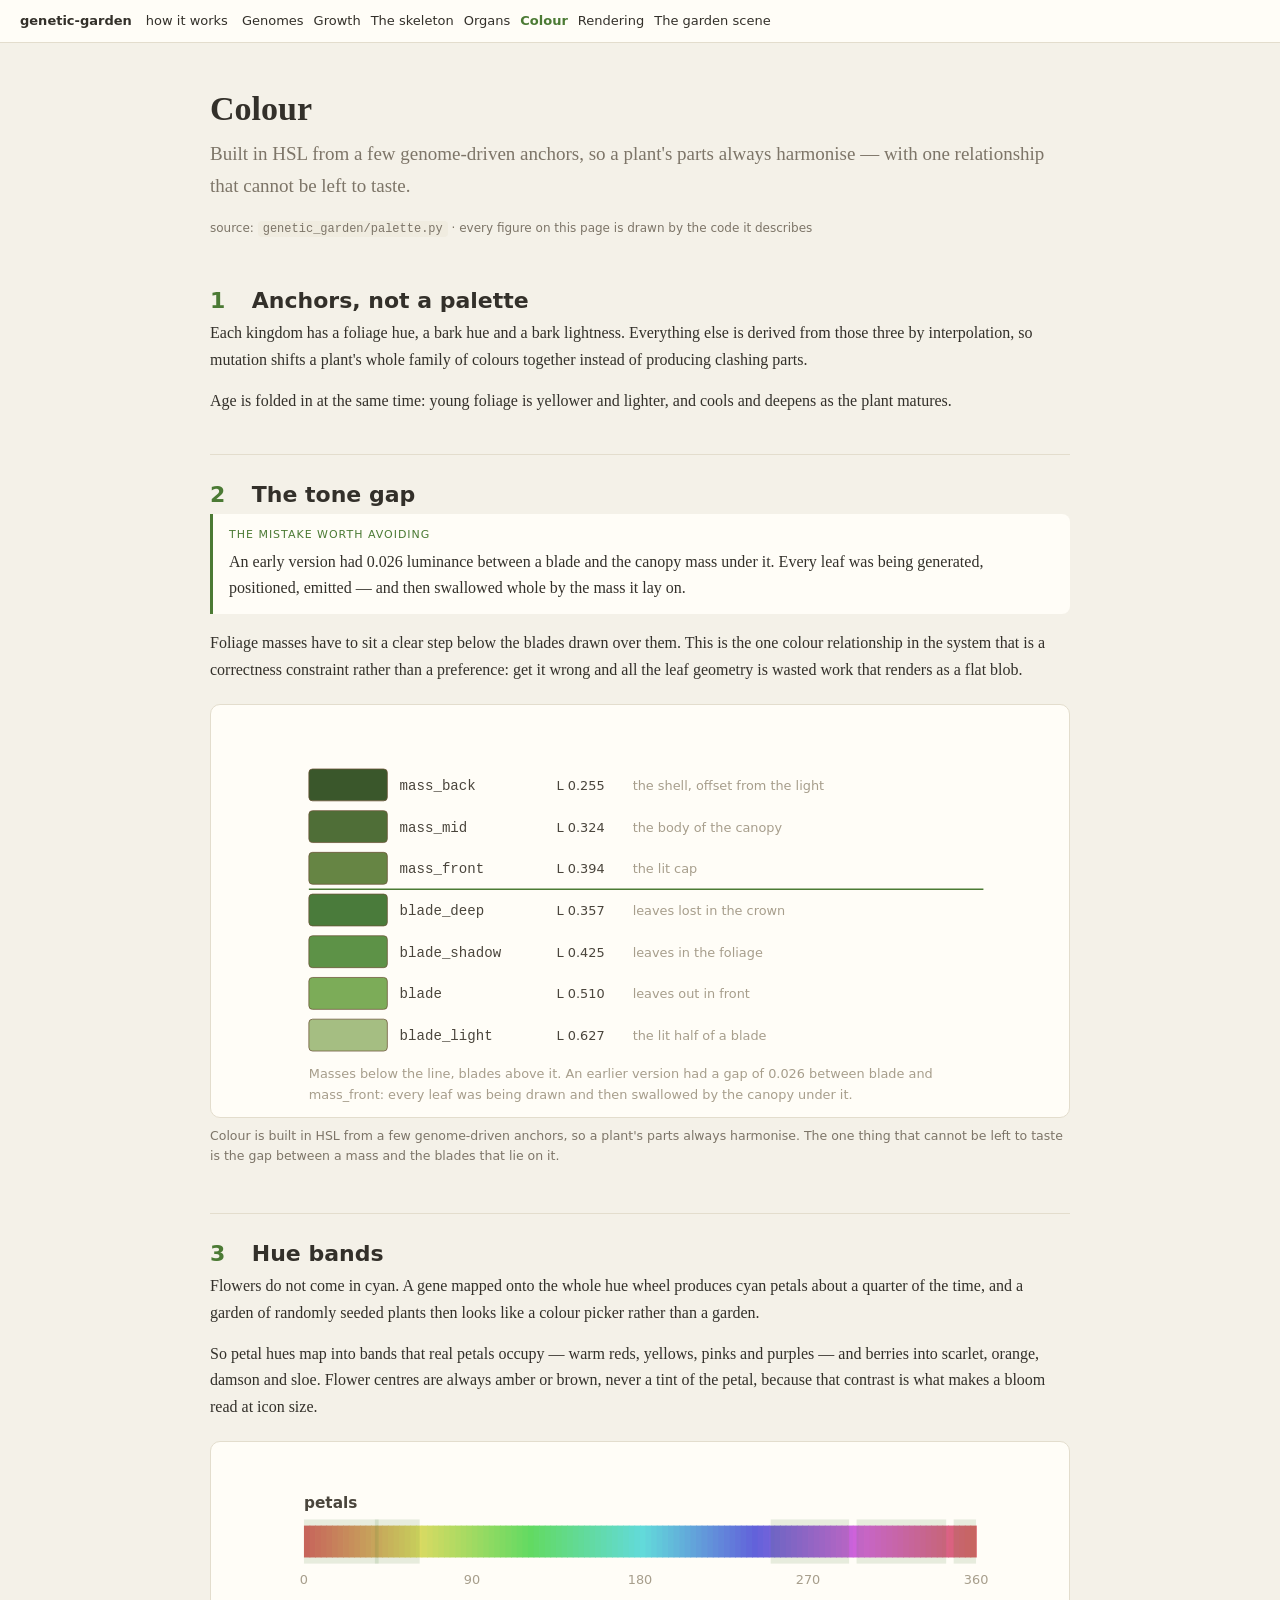
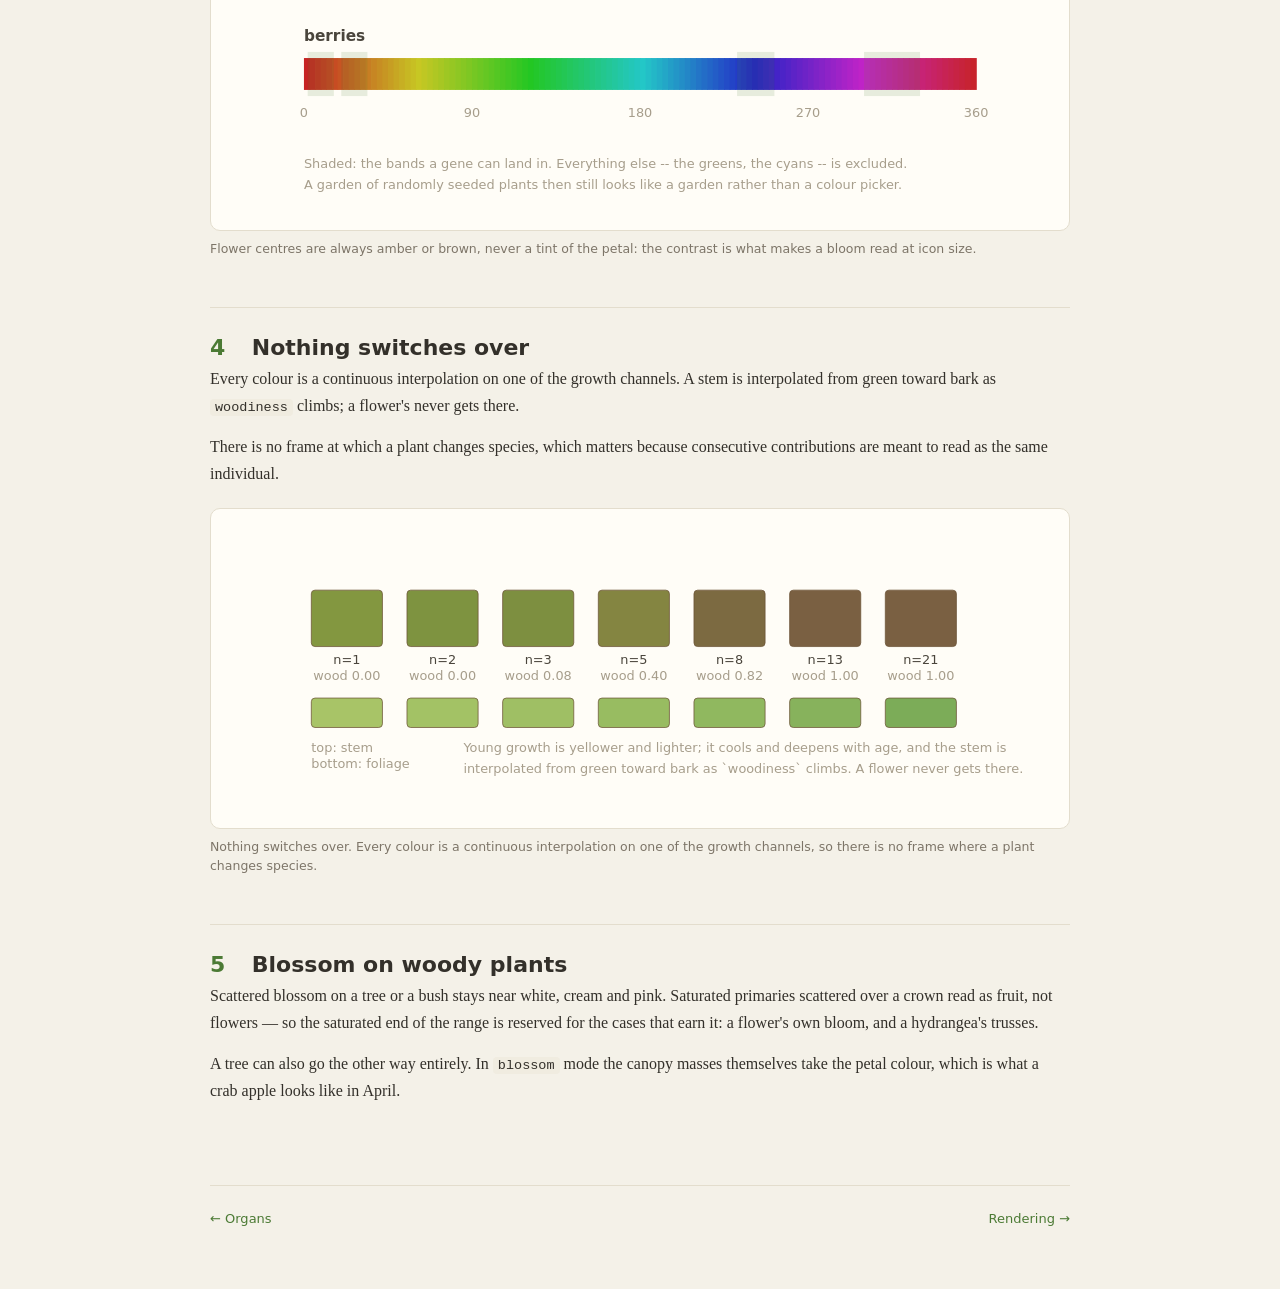
<file: genetic_garden/web/docs/palette.html>
<!doctype html><html lang="en"><head><meta charset="utf-8"><meta name="viewport" content="width=device-width,initial-scale=1"><title>Colour &mdash; genetic-garden</title><meta name="description" content="Built in HSL from a few genome-driven anchors, so a plant&#x27;s parts always harmonise — with one relationship that cannot be left to taste."><link rel="stylesheet" href="docs.css"></head><body><div class="topbar"><a class="home" href="/">genetic-garden</a><a href="index.html">how it works</a><nav><a href="genome.html">Genomes</a><a href="growth.html">Growth</a><a href="skeleton.html">The skeleton</a><a href="organs.html">Organs</a><a href="palette.html" class="on">Colour</a><a href="render.html">Rendering</a><a href="garden.html">The garden scene</a></nav></div><div class="layout"><header class="page"><h1>Colour</h1><p class="standfirst">Built in HSL from a few genome-driven anchors, so a plant&#x27;s parts always harmonise — with one relationship that cannot be left to taste.</p><p class="meta">source: <code>genetic_garden/palette.py</code> &middot; every figure on this page is drawn by the code it describes</p></header><section class="step"><h2><span class="num">1</span>Anchors, not a palette</h2><p>Each kingdom has a foliage hue, a bark hue and a bark lightness. Everything else is derived from those three by interpolation, so mutation shifts a plant's whole family of colours together instead of producing clashing parts.</p><p>Age is folded in at the same time: young foliage is yellower and lighter, and cools and deepens as the plant matures.</p></section><section class="step"><h2><span class="num">2</span>The tone gap</h2><div class="callout"><span class="kicker">the mistake worth avoiding</span><p>An early version had 0.026 luminance between a blade and the canopy mass under it. Every leaf was being generated, positioned, emitted — and then swallowed whole by the mass it lay on.</p></div><p>Foliage masses have to sit a clear step below the blades drawn over them. This is the one colour relationship in the system that is a correctness constraint rather than a preference: get it wrong and all the leaf geometry is wasted work that renders as a flat blob.</p><figure class="plate" id="fig-tone_ladder"><div class="frame"><svg class="fig" xmlns="http://www.w3.org/2000/svg" viewBox="0 0 680 320" role="img" aria-label="Colour is built in HSL from a few genome-driven anchors, so a plant's parts always harmonise. The one thing that cannot be left to taste is the gap between a mass and the blades that lie on it."><rect class="fig-swatch" x="70" y="44" width="64" height="26" rx="3" fill="#3a572b"/><text class="fig-text fig-code" x="144" y="61" text-anchor="start">mass_back</text><text class="fig-text fig-small" x="272" y="61" text-anchor="start">L 0.255</text><text class="fig-text fig-small fig-muted-ink" x="334" y="61" text-anchor="start">the shell, offset from the light</text><rect class="fig-swatch" x="70" y="78" width="64" height="26" rx="3" fill="#4f6e37"/><text class="fig-text fig-code" x="144" y="95" text-anchor="start">mass_mid</text><text class="fig-text fig-small" x="272" y="95" text-anchor="start">L 0.324</text><text class="fig-text fig-small fig-muted-ink" x="334" y="95" text-anchor="start">the body of the canopy</text><rect class="fig-swatch" x="70" y="112" width="64" height="26" rx="3" fill="#668544"/><text class="fig-text fig-code" x="144" y="129" text-anchor="start">mass_front</text><text class="fig-text fig-small" x="272" y="129" text-anchor="start">L 0.394</text><text class="fig-text fig-small fig-muted-ink" x="334" y="129" text-anchor="start">the lit cap</text><rect class="fig-swatch" x="70" y="146" width="64" height="26" rx="3" fill="#4a7b3b"/><text class="fig-text fig-code" x="144" y="163" text-anchor="start">blade_deep</text><text class="fig-text fig-small" x="272" y="163" text-anchor="start">L 0.357</text><text class="fig-text fig-small fig-muted-ink" x="334" y="163" text-anchor="start">leaves lost in the crown</text><rect class="fig-swatch" x="70" y="180" width="64" height="26" rx="3" fill="#5d9247"/><text class="fig-text fig-code" x="144" y="197" text-anchor="start">blade_shadow</text><text class="fig-text fig-small" x="272" y="197" text-anchor="start">L 0.425</text><text class="fig-text fig-small fig-muted-ink" x="334" y="197" text-anchor="start">leaves in the foliage</text><rect class="fig-swatch" x="70" y="214" width="64" height="26" rx="3" fill="#7cac58"/><text class="fig-text fig-code" x="144" y="231" text-anchor="start">blade</text><text class="fig-text fig-small" x="272" y="231" text-anchor="start">L 0.510</text><text class="fig-text fig-small fig-muted-ink" x="334" y="231" text-anchor="start">leaves out in front</text><rect class="fig-swatch" x="70" y="248" width="64" height="26" rx="3" fill="#a5be82"/><text class="fig-text fig-code" x="144" y="265" text-anchor="start">blade_light</text><text class="fig-text fig-small" x="272" y="265" text-anchor="start">L 0.627</text><text class="fig-text fig-small fig-muted-ink" x="334" y="265" text-anchor="start">the lit half of a blade</text><path class="fig-dim" d="M70,142L620,142"/><text class="fig-text fig-small fig-muted-ink" x="70" y="296" text-anchor="start">Masses below the line, blades above it. An earlier version had a gap of 0.026 between blade and</text><text class="fig-text fig-small fig-muted-ink" x="70" y="313" text-anchor="start">mass_front: every leaf was being drawn and then swallowed by the canopy under it.</text></svg></div><figcaption>Colour is built in HSL from a few genome-driven anchors, so a plant&#x27;s parts always harmonise. The one thing that cannot be left to taste is the gap between a mass and the blades that lie on it.</figcaption></figure></section><section class="step"><h2><span class="num">3</span>Hue bands</h2><p>Flowers do not come in cyan. A gene mapped onto the whole hue wheel produces cyan petals about a quarter of the time, and a garden of randomly seeded plants then looks like a colour picker rather than a garden.</p><p>So petal hues map into bands that real petals occupy — warm reds, yellows, pinks and purples — and berries into scarlet, orange, damson and sloe. Flower centres are always amber or brown, never a tint of the petal, because that contrast is what makes a bloom read at icon size.</p><figure class="plate" id="fig-hue_bands"><div class="frame"><svg class="fig" xmlns="http://www.w3.org/2000/svg" viewBox="0 0 680 300" role="img" aria-label="Flower centres are always amber or brown, never a tint of the petal: the contrast is what makes a bloom read at icon size."><text class="fig-text fig-label" x="66" y="46" text-anchor="start">petals</text><rect x="66" y="60" width="5.17" height="26" fill="#da6262"/><rect x="70.57" y="60" width="5.17" height="26" fill="#da6862"/><rect x="75.13" y="60" width="5.17" height="26" fill="#da6e62"/><rect x="79.7" y="60" width="5.17" height="26" fill="#da7462"/><rect x="84.27" y="60" width="5.17" height="26" fill="#da7a62"/><rect x="88.83" y="60" width="5.17" height="26" fill="#da8062"/><rect x="93.4" y="60" width="5.17" height="26" fill="#da8662"/><rect x="97.97" y="60" width="5.17" height="26" fill="#da8c62"/><rect x="102.53" y="60" width="5.17" height="26" fill="#da9262"/><rect x="107.1" y="60" width="5.17" height="26" fill="#da9862"/><rect x="111.67" y="60" width="5.17" height="26" fill="#da9e62"/><rect x="116.23" y="60" width="5.17" height="26" fill="#daa462"/><rect x="120.8" y="60" width="5.17" height="26" fill="#daaa62"/><rect x="125.37" y="60" width="5.17" height="26" fill="#dab062"/><rect x="129.93" y="60" width="5.17" height="26" fill="#dab662"/><rect x="134.5" y="60" width="5.17" height="26" fill="#dabc62"/><rect x="139.07" y="60" width="5.17" height="26" fill="#dac262"/><rect x="143.63" y="60" width="5.17" height="26" fill="#dac862"/><rect x="148.2" y="60" width="5.17" height="26" fill="#dace62"/><rect x="152.77" y="60" width="5.17" height="26" fill="#dad462"/><rect x="157.33" y="60" width="5.17" height="26" fill="#dada62"/><rect x="161.9" y="60" width="5.17" height="26" fill="#d4da62"/><rect x="166.47" y="60" width="5.17" height="26" fill="#ceda62"/><rect x="171.03" y="60" width="5.17" height="26" fill="#c8da62"/><rect x="175.6" y="60" width="5.17" height="26" fill="#c2da62"/><rect x="180.17" y="60" width="5.17" height="26" fill="#bcda62"/><rect x="184.73" y="60" width="5.17" height="26" fill="#b6da62"/><rect x="189.3" y="60" width="5.17" height="26" fill="#b0da62"/><rect x="193.87" y="60" width="5.17" height="26" fill="#aada62"/><rect x="198.43" y="60" width="5.17" height="26" fill="#a4da62"/><rect x="203" y="60" width="5.17" height="26" fill="#9eda62"/><rect x="207.57" y="60" width="5.17" height="26" fill="#98da62"/><rect x="212.13" y="60" width="5.17" height="26" fill="#92da62"/><rect x="216.7" y="60" width="5.17" height="26" fill="#8cda62"/><rect x="221.27" y="60" width="5.17" height="26" fill="#86da62"/><rect x="225.83" y="60" width="5.17" height="26" fill="#80da62"/><rect x="230.4" y="60" width="5.17" height="26" fill="#7ada62"/><rect x="234.97" y="60" width="5.17" height="26" fill="#74da62"/><rect x="239.53" y="60" width="5.17" height="26" fill="#6eda62"/><rect x="244.1" y="60" width="5.17" height="26" fill="#68da62"/><rect x="248.67" y="60" width="5.17" height="26" fill="#62da62"/><rect x="253.23" y="60" width="5.17" height="26" fill="#62da68"/><rect x="257.8" y="60" width="5.17" height="26" fill="#62da6e"/><rect x="262.37" y="60" width="5.17" height="26" fill="#62da74"/><rect x="266.93" y="60" width="5.17" height="26" fill="#62da7a"/><rect x="271.5" y="60" width="5.17" height="26" fill="#62da80"/><rect x="276.07" y="60" width="5.17" height="26" fill="#62da86"/><rect x="280.63" y="60" width="5.17" height="26" fill="#62da8c"/><rect x="285.2" y="60" width="5.17" height="26" fill="#62da92"/><rect x="289.77" y="60" width="5.17" height="26" fill="#62da98"/><rect x="294.33" y="60" width="5.17" height="26" fill="#62da9e"/><rect x="298.9" y="60" width="5.17" height="26" fill="#62daa4"/><rect x="303.47" y="60" width="5.17" height="26" fill="#62daaa"/><rect x="308.03" y="60" width="5.17" height="26" fill="#62dab0"/><rect x="312.6" y="60" width="5.17" height="26" fill="#62dab6"/><rect x="317.17" y="60" width="5.17" height="26" fill="#62dabc"/><rect x="321.73" y="60" width="5.17" height="26" fill="#62dac2"/><rect x="326.3" y="60" width="5.17" height="26" fill="#62dac8"/><rect x="330.87" y="60" width="5.17" height="26" fill="#62dace"/><rect x="335.43" y="60" width="5.17" height="26" fill="#62dad4"/><rect x="340" y="60" width="5.17" height="26" fill="#62dada"/><rect x="344.57" y="60" width="5.17" height="26" fill="#62d4da"/><rect x="349.13" y="60" width="5.17" height="26" fill="#62ceda"/><rect x="353.7" y="60" width="5.17" height="26" fill="#62c8da"/><rect x="358.27" y="60" width="5.17" height="26" fill="#62c2da"/><rect x="362.83" y="60" width="5.17" height="26" fill="#62bcda"/><rect x="367.4" y="60" width="5.17" height="26" fill="#62b6da"/><rect x="371.97" y="60" width="5.17" height="26" fill="#62b0da"/><rect x="376.53" y="60" width="5.17" height="26" fill="#62aada"/><rect x="381.1" y="60" width="5.17" height="26" fill="#62a4da"/><rect x="385.67" y="60" width="5.17" height="26" fill="#629eda"/><rect x="390.23" y="60" width="5.17" height="26" fill="#6298da"/><rect x="394.8" y="60" width="5.17" height="26" fill="#6292da"/><rect x="399.37" y="60" width="5.17" height="26" fill="#628cda"/><rect x="403.93" y="60" width="5.17" height="26" fill="#6286da"/><rect x="408.5" y="60" width="5.17" height="26" fill="#6280da"/><rect x="413.07" y="60" width="5.17" height="26" fill="#627ada"/><rect x="417.63" y="60" width="5.17" height="26" fill="#6274da"/><rect x="422.2" y="60" width="5.17" height="26" fill="#626eda"/><rect x="426.77" y="60" width="5.17" height="26" fill="#6268da"/><rect x="431.33" y="60" width="5.17" height="26" fill="#6262da"/><rect x="435.9" y="60" width="5.17" height="26" fill="#6862da"/><rect x="440.47" y="60" width="5.17" height="26" fill="#6e62da"/><rect x="445.03" y="60" width="5.17" height="26" fill="#7462da"/><rect x="449.6" y="60" width="5.17" height="26" fill="#7a62da"/><rect x="454.17" y="60" width="5.17" height="26" fill="#8062da"/><rect x="458.73" y="60" width="5.17" height="26" fill="#8662da"/><rect x="463.3" y="60" width="5.17" height="26" fill="#8c62da"/><rect x="467.87" y="60" width="5.17" height="26" fill="#9262da"/><rect x="472.43" y="60" width="5.17" height="26" fill="#9862da"/><rect x="477" y="60" width="5.17" height="26" fill="#9e62da"/><rect x="481.57" y="60" width="5.17" height="26" fill="#a462da"/><rect x="486.13" y="60" width="5.17" height="26" fill="#aa62da"/><rect x="490.7" y="60" width="5.17" height="26" fill="#b062da"/><rect x="495.27" y="60" width="5.17" height="26" fill="#b662da"/><rect x="499.83" y="60" width="5.17" height="26" fill="#bc62da"/><rect x="504.4" y="60" width="5.17" height="26" fill="#c262da"/><rect x="508.97" y="60" width="5.17" height="26" fill="#c862da"/><rect x="513.53" y="60" width="5.17" height="26" fill="#ce62da"/><rect x="518.1" y="60" width="5.17" height="26" fill="#d462da"/><rect x="522.67" y="60" width="5.17" height="26" fill="#da62da"/><rect x="527.23" y="60" width="5.17" height="26" fill="#da62d4"/><rect x="531.8" y="60" width="5.17" height="26" fill="#da62ce"/><rect x="536.37" y="60" width="5.17" height="26" fill="#da62c8"/><rect x="540.93" y="60" width="5.17" height="26" fill="#da62c2"/><rect x="545.5" y="60" width="5.17" height="26" fill="#da62bc"/><rect x="550.07" y="60" width="5.17" height="26" fill="#da62b6"/><rect x="554.63" y="60" width="5.17" height="26" fill="#da62b0"/><rect x="559.2" y="60" width="5.17" height="26" fill="#da62aa"/><rect x="563.77" y="60" width="5.17" height="26" fill="#da62a4"/><rect x="568.33" y="60" width="5.17" height="26" fill="#da629e"/><rect x="572.9" y="60" width="5.17" height="26" fill="#da6298"/><rect x="577.47" y="60" width="5.17" height="26" fill="#da6292"/><rect x="582.03" y="60" width="5.17" height="26" fill="#da628c"/><rect x="586.6" y="60" width="5.17" height="26" fill="#da6286"/><rect x="591.17" y="60" width="5.17" height="26" fill="#da6280"/><rect x="595.73" y="60" width="5.17" height="26" fill="#da627a"/><rect x="600.3" y="60" width="5.17" height="26" fill="#da6274"/><rect x="604.87" y="60" width="5.17" height="26" fill="#da626e"/><rect x="609.43" y="60" width="5.17" height="26" fill="#da6268"/><rect class="fig-band" x="595.73" y="55" width="18.27" height="36"/><rect class="fig-band" x="66" y="55" width="60.89" height="36"/><rect class="fig-band" x="123.84" y="55" width="36.53" height="36"/><rect class="fig-band" x="516.58" y="55" width="73.07" height="36"/><rect class="fig-band" x="446.56" y="55" width="63.93" height="36"/><text class="fig-text fig-small fig-muted-ink" x="66" y="108" text-anchor="middle">0</text><text class="fig-text fig-small fig-muted-ink" x="203" y="108" text-anchor="middle">90</text><text class="fig-text fig-small fig-muted-ink" x="340" y="108" text-anchor="middle">180</text><text class="fig-text fig-small fig-muted-ink" x="477" y="108" text-anchor="middle">270</text><text class="fig-text fig-small fig-muted-ink" x="614" y="108" text-anchor="middle">360</text><text class="fig-text fig-label" x="66" y="154" text-anchor="start">berries</text><rect x="66" y="168" width="5.17" height="26" fill="#c72323"/><rect x="70.57" y="168" width="5.17" height="26" fill="#c72b23"/><rect x="75.13" y="168" width="5.17" height="26" fill="#c73423"/><rect x="79.7" y="168" width="5.17" height="26" fill="#c73c23"/><rect x="84.27" y="168" width="5.17" height="26" fill="#c74423"/><rect x="88.83" y="168" width="5.17" height="26" fill="#c74c23"/><rect x="93.4" y="168" width="5.17" height="26" fill="#c75423"/><rect x="97.97" y="168" width="5.17" height="26" fill="#c75d23"/><rect x="102.53" y="168" width="5.17" height="26" fill="#c76523"/><rect x="107.1" y="168" width="5.17" height="26" fill="#c76d23"/><rect x="111.67" y="168" width="5.17" height="26" fill="#c77523"/><rect x="116.23" y="168" width="5.17" height="26" fill="#c77e23"/><rect x="120.8" y="168" width="5.17" height="26" fill="#c78623"/><rect x="125.37" y="168" width="5.17" height="26" fill="#c78e23"/><rect x="129.93" y="168" width="5.17" height="26" fill="#c79623"/><rect x="134.5" y="168" width="5.17" height="26" fill="#c79e23"/><rect x="139.07" y="168" width="5.17" height="26" fill="#c7a723"/><rect x="143.63" y="168" width="5.17" height="26" fill="#c7af23"/><rect x="148.2" y="168" width="5.17" height="26" fill="#c7b723"/><rect x="152.77" y="168" width="5.17" height="26" fill="#c7bf23"/><rect x="157.33" y="168" width="5.17" height="26" fill="#c7c723"/><rect x="161.9" y="168" width="5.17" height="26" fill="#bfc723"/><rect x="166.47" y="168" width="5.17" height="26" fill="#b7c723"/><rect x="171.03" y="168" width="5.17" height="26" fill="#afc723"/><rect x="175.6" y="168" width="5.17" height="26" fill="#a7c723"/><rect x="180.17" y="168" width="5.17" height="26" fill="#9ec723"/><rect x="184.73" y="168" width="5.17" height="26" fill="#96c723"/><rect x="189.3" y="168" width="5.17" height="26" fill="#8ec723"/><rect x="193.87" y="168" width="5.17" height="26" fill="#86c723"/><rect x="198.43" y="168" width="5.17" height="26" fill="#7ec723"/><rect x="203" y="168" width="5.17" height="26" fill="#75c723"/><rect x="207.57" y="168" width="5.17" height="26" fill="#6dc723"/><rect x="212.13" y="168" width="5.17" height="26" fill="#65c723"/><rect x="216.7" y="168" width="5.17" height="26" fill="#5dc723"/><rect x="221.27" y="168" width="5.17" height="26" fill="#54c723"/><rect x="225.83" y="168" width="5.17" height="26" fill="#4cc723"/><rect x="230.4" y="168" width="5.17" height="26" fill="#44c723"/><rect x="234.97" y="168" width="5.17" height="26" fill="#3cc723"/><rect x="239.53" y="168" width="5.17" height="26" fill="#34c723"/><rect x="244.1" y="168" width="5.17" height="26" fill="#2bc723"/><rect x="248.67" y="168" width="5.17" height="26" fill="#23c723"/><rect x="253.23" y="168" width="5.17" height="26" fill="#23c72b"/><rect x="257.8" y="168" width="5.17" height="26" fill="#23c734"/><rect x="262.37" y="168" width="5.17" height="26" fill="#23c73c"/><rect x="266.93" y="168" width="5.17" height="26" fill="#23c744"/><rect x="271.5" y="168" width="5.17" height="26" fill="#23c74c"/><rect x="276.07" y="168" width="5.17" height="26" fill="#23c754"/><rect x="280.63" y="168" width="5.17" height="26" fill="#23c75d"/><rect x="285.2" y="168" width="5.17" height="26" fill="#23c765"/><rect x="289.77" y="168" width="5.17" height="26" fill="#23c76d"/><rect x="294.33" y="168" width="5.17" height="26" fill="#23c775"/><rect x="298.9" y="168" width="5.17" height="26" fill="#23c77e"/><rect x="303.47" y="168" width="5.17" height="26" fill="#23c786"/><rect x="308.03" y="168" width="5.17" height="26" fill="#23c78e"/><rect x="312.6" y="168" width="5.17" height="26" fill="#23c796"/><rect x="317.17" y="168" width="5.17" height="26" fill="#23c79e"/><rect x="321.73" y="168" width="5.17" height="26" fill="#23c7a7"/><rect x="326.3" y="168" width="5.17" height="26" fill="#23c7af"/><rect x="330.87" y="168" width="5.17" height="26" fill="#23c7b7"/><rect x="335.43" y="168" width="5.17" height="26" fill="#23c7bf"/><rect x="340" y="168" width="5.17" height="26" fill="#23c7c7"/><rect x="344.57" y="168" width="5.17" height="26" fill="#23bfc7"/><rect x="349.13" y="168" width="5.17" height="26" fill="#23b7c7"/><rect x="353.7" y="168" width="5.17" height="26" fill="#23afc7"/><rect x="358.27" y="168" width="5.17" height="26" fill="#23a7c7"/><rect x="362.83" y="168" width="5.17" height="26" fill="#239ec7"/><rect x="367.4" y="168" width="5.17" height="26" fill="#2396c7"/><rect x="371.97" y="168" width="5.17" height="26" fill="#238ec7"/><rect x="376.53" y="168" width="5.17" height="26" fill="#2386c7"/><rect x="381.1" y="168" width="5.17" height="26" fill="#237ec7"/><rect x="385.67" y="168" width="5.17" height="26" fill="#2375c7"/><rect x="390.23" y="168" width="5.17" height="26" fill="#236dc7"/><rect x="394.8" y="168" width="5.17" height="26" fill="#2365c7"/><rect x="399.37" y="168" width="5.17" height="26" fill="#235dc7"/><rect x="403.93" y="168" width="5.17" height="26" fill="#2354c7"/><rect x="408.5" y="168" width="5.17" height="26" fill="#234cc7"/><rect x="413.07" y="168" width="5.17" height="26" fill="#2344c7"/><rect x="417.63" y="168" width="5.17" height="26" fill="#233cc7"/><rect x="422.2" y="168" width="5.17" height="26" fill="#2334c7"/><rect x="426.77" y="168" width="5.17" height="26" fill="#232bc7"/><rect x="431.33" y="168" width="5.17" height="26" fill="#2323c7"/><rect x="435.9" y="168" width="5.17" height="26" fill="#2b23c7"/><rect x="440.47" y="168" width="5.17" height="26" fill="#3423c7"/><rect x="445.03" y="168" width="5.17" height="26" fill="#3c23c7"/><rect x="449.6" y="168" width="5.17" height="26" fill="#4423c7"/><rect x="454.17" y="168" width="5.17" height="26" fill="#4c23c7"/><rect x="458.73" y="168" width="5.17" height="26" fill="#5423c7"/><rect x="463.3" y="168" width="5.17" height="26" fill="#5d23c7"/><rect x="467.87" y="168" width="5.17" height="26" fill="#6523c7"/><rect x="472.43" y="168" width="5.17" height="26" fill="#6d23c7"/><rect x="477" y="168" width="5.17" height="26" fill="#7523c7"/><rect x="481.57" y="168" width="5.17" height="26" fill="#7e23c7"/><rect x="486.13" y="168" width="5.17" height="26" fill="#8623c7"/><rect x="490.7" y="168" width="5.17" height="26" fill="#8e23c7"/><rect x="495.27" y="168" width="5.17" height="26" fill="#9623c7"/><rect x="499.83" y="168" width="5.17" height="26" fill="#9e23c7"/><rect x="504.4" y="168" width="5.17" height="26" fill="#a723c7"/><rect x="508.97" y="168" width="5.17" height="26" fill="#af23c7"/><rect x="513.53" y="168" width="5.17" height="26" fill="#b723c7"/><rect x="518.1" y="168" width="5.17" height="26" fill="#bf23c7"/><rect x="522.67" y="168" width="5.17" height="26" fill="#c723c7"/><rect x="527.23" y="168" width="5.17" height="26" fill="#c723bf"/><rect x="531.8" y="168" width="5.17" height="26" fill="#c723b7"/><rect x="536.37" y="168" width="5.17" height="26" fill="#c723af"/><rect x="540.93" y="168" width="5.17" height="26" fill="#c723a7"/><rect x="545.5" y="168" width="5.17" height="26" fill="#c7239e"/><rect x="550.07" y="168" width="5.17" height="26" fill="#c72396"/><rect x="554.63" y="168" width="5.17" height="26" fill="#c7238e"/><rect x="559.2" y="168" width="5.17" height="26" fill="#c72386"/><rect x="563.77" y="168" width="5.17" height="26" fill="#c7237e"/><rect x="568.33" y="168" width="5.17" height="26" fill="#c72375"/><rect x="572.9" y="168" width="5.17" height="26" fill="#c7236d"/><rect x="577.47" y="168" width="5.17" height="26" fill="#c72365"/><rect x="582.03" y="168" width="5.17" height="26" fill="#c7235d"/><rect x="586.6" y="168" width="5.17" height="26" fill="#c72354"/><rect x="591.17" y="168" width="5.17" height="26" fill="#c7234c"/><rect x="595.73" y="168" width="5.17" height="26" fill="#c72344"/><rect x="600.3" y="168" width="5.17" height="26" fill="#c7233c"/><rect x="604.87" y="168" width="5.17" height="26" fill="#c72334"/><rect x="609.43" y="168" width="5.17" height="26" fill="#c7232b"/><rect class="fig-band" x="69.04" y="163" width="21.31" height="36"/><rect class="fig-band" x="96.44" y="163" width="21.31" height="36"/><rect class="fig-band" x="522.67" y="163" width="45.67" height="36"/><rect class="fig-band" x="419.16" y="163" width="30.44" height="36"/><text class="fig-text fig-small fig-muted-ink" x="66" y="216" text-anchor="middle">0</text><text class="fig-text fig-small fig-muted-ink" x="203" y="216" text-anchor="middle">90</text><text class="fig-text fig-small fig-muted-ink" x="340" y="216" text-anchor="middle">180</text><text class="fig-text fig-small fig-muted-ink" x="477" y="216" text-anchor="middle">270</text><text class="fig-text fig-small fig-muted-ink" x="614" y="216" text-anchor="middle">360</text><text class="fig-text fig-small fig-muted-ink" x="66" y="258" text-anchor="start">Shaded: the bands a gene can land in. Everything else -- the greens, the cyans -- is excluded.</text><text class="fig-text fig-small fig-muted-ink" x="66" y="275" text-anchor="start">A garden of randomly seeded plants then still looks like a garden rather than a colour picker.</text></svg></div><figcaption>Flower centres are always amber or brown, never a tint of the petal: the contrast is what makes a bloom read at icon size.</figcaption></figure></section><section class="step"><h2><span class="num">4</span>Nothing switches over</h2><p>Every colour is a continuous interpolation on one of the growth channels. A stem is interpolated from green toward bark as <code>woodiness</code> climbs; a flower's never gets there.</p><p>There is no frame at which a plant changes species, which matters because consecutive contributions are meant to read as the same individual.</p><figure class="plate" id="fig-woodiness"><div class="frame"><svg class="fig" xmlns="http://www.w3.org/2000/svg" viewBox="0 0 680 244" role="img" aria-label="Nothing switches over. Every colour is a continuous interpolation on one of the growth channels, so there is no frame where a plant changes species."><rect class="fig-swatch" x="72" y="58" width="58" height="46" rx="3" fill="#839740"/><text class="fig-text fig-small" x="101" y="118" text-anchor="middle">n=1</text><text class="fig-text fig-small fig-muted-ink" x="101" y="131" text-anchor="middle">wood 0.00</text><rect class="fig-swatch" x="72" y="146" width="58" height="24" rx="3" fill="#a8c467"/><rect class="fig-swatch" x="150" y="58" width="58" height="46" rx="3" fill="#7e9340"/><text class="fig-text fig-small" x="179" y="118" text-anchor="middle">n=2</text><text class="fig-text fig-small fig-muted-ink" x="179" y="131" text-anchor="middle">wood 0.00</text><rect class="fig-swatch" x="150" y="146" width="58" height="24" rx="3" fill="#a3c265"/><rect class="fig-swatch" x="228" y="58" width="58" height="46" rx="3" fill="#7d8f40"/><text class="fig-text fig-small" x="257" y="118" text-anchor="middle">n=3</text><text class="fig-text fig-small fig-muted-ink" x="257" y="131" text-anchor="middle">wood 0.08</text><rect class="fig-swatch" x="228" y="146" width="58" height="24" rx="3" fill="#9fbf64"/><rect class="fig-swatch" x="306" y="58" width="58" height="46" rx="3" fill="#848541"/><text class="fig-text fig-small" x="335" y="118" text-anchor="middle">n=5</text><text class="fig-text fig-small fig-muted-ink" x="335" y="131" text-anchor="middle">wood 0.40</text><rect class="fig-swatch" x="306" y="146" width="58" height="24" rx="3" fill="#98bc61"/><rect class="fig-swatch" x="384" y="58" width="58" height="46" rx="3" fill="#7c6a41"/><text class="fig-text fig-small" x="413" y="118" text-anchor="middle">n=8</text><text class="fig-text fig-small fig-muted-ink" x="413" y="131" text-anchor="middle">wood 0.82</text><rect class="fig-swatch" x="384" y="146" width="58" height="24" rx="3" fill="#90b85f"/><rect class="fig-swatch" x="462" y="58" width="58" height="46" rx="3" fill="#7a6042"/><text class="fig-text fig-small" x="491" y="118" text-anchor="middle">n=13</text><text class="fig-text fig-small fig-muted-ink" x="491" y="131" text-anchor="middle">wood 1.00</text><rect class="fig-swatch" x="462" y="146" width="58" height="24" rx="3" fill="#87b25c"/><rect class="fig-swatch" x="540" y="58" width="58" height="46" rx="3" fill="#7a6042"/><text class="fig-text fig-small" x="569" y="118" text-anchor="middle">n=21</text><text class="fig-text fig-small fig-muted-ink" x="569" y="131" text-anchor="middle">wood 1.00</text><rect class="fig-swatch" x="540" y="146" width="58" height="24" rx="3" fill="#7cac58"/><text class="fig-text fig-small fig-muted-ink" x="72" y="190" text-anchor="start">top: stem</text><text class="fig-text fig-small fig-muted-ink" x="72" y="203" text-anchor="start">bottom: foliage</text><text class="fig-text fig-small fig-muted-ink" x="196" y="190" text-anchor="start">Young growth is yellower and lighter; it cools and deepens with age, and the stem is</text><text class="fig-text fig-small fig-muted-ink" x="196" y="207" text-anchor="start">interpolated from green toward bark as `woodiness` climbs. A flower never gets there.</text></svg></div><figcaption>Nothing switches over. Every colour is a continuous interpolation on one of the growth channels, so there is no frame where a plant changes species.</figcaption></figure></section><section class="step"><h2><span class="num">5</span>Blossom on woody plants</h2><p>Scattered blossom on a tree or a bush stays near white, cream and pink. Saturated primaries scattered over a crown read as fruit, not flowers — so the saturated end of the range is reserved for the cases that earn it: a flower's own bloom, and a hydrangea's trusses.</p><p>A tree can also go the other way entirely. In <code>blossom</code> mode the canopy masses themselves take the petal colour, which is what a crab apple looks like in April.</p></section><footer class="page"><a href="organs.html">&larr; Organs</a><a href="render.html">Rendering &rarr;</a></footer></div></body></html>
</file>
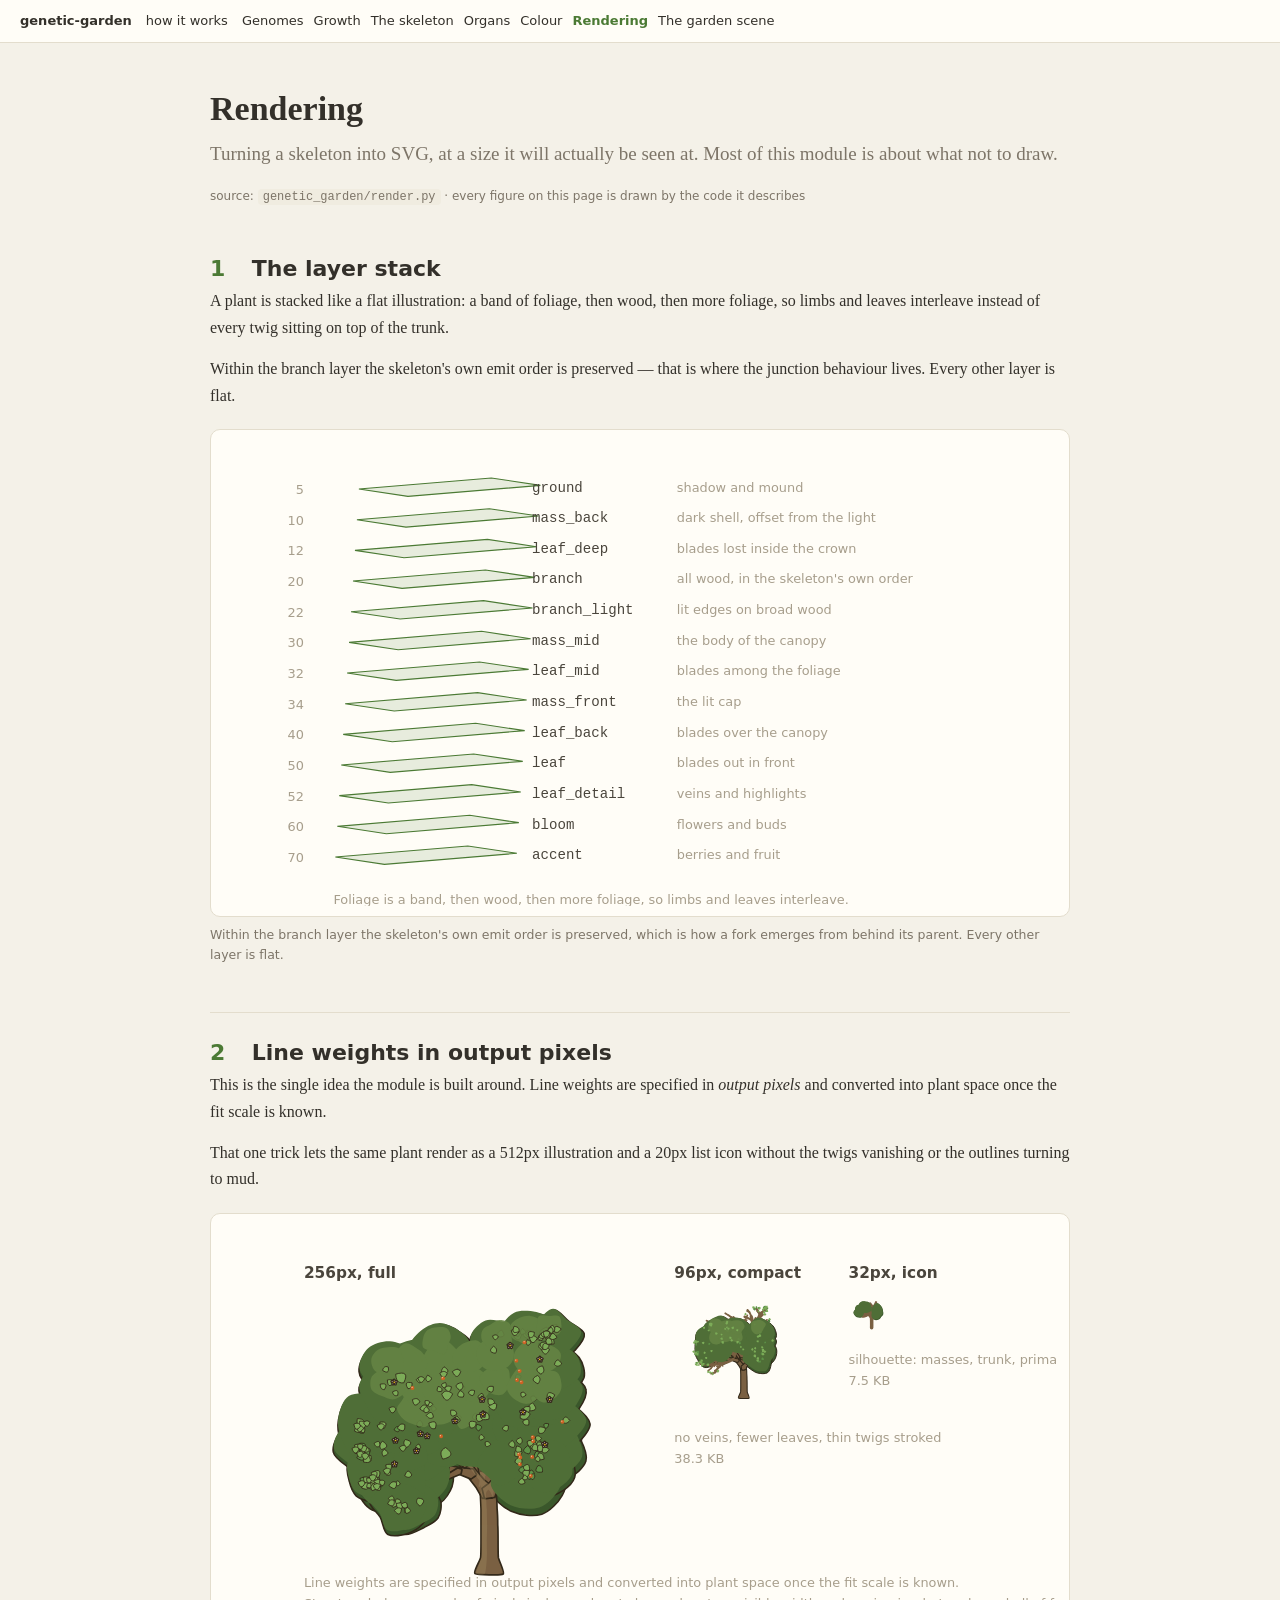
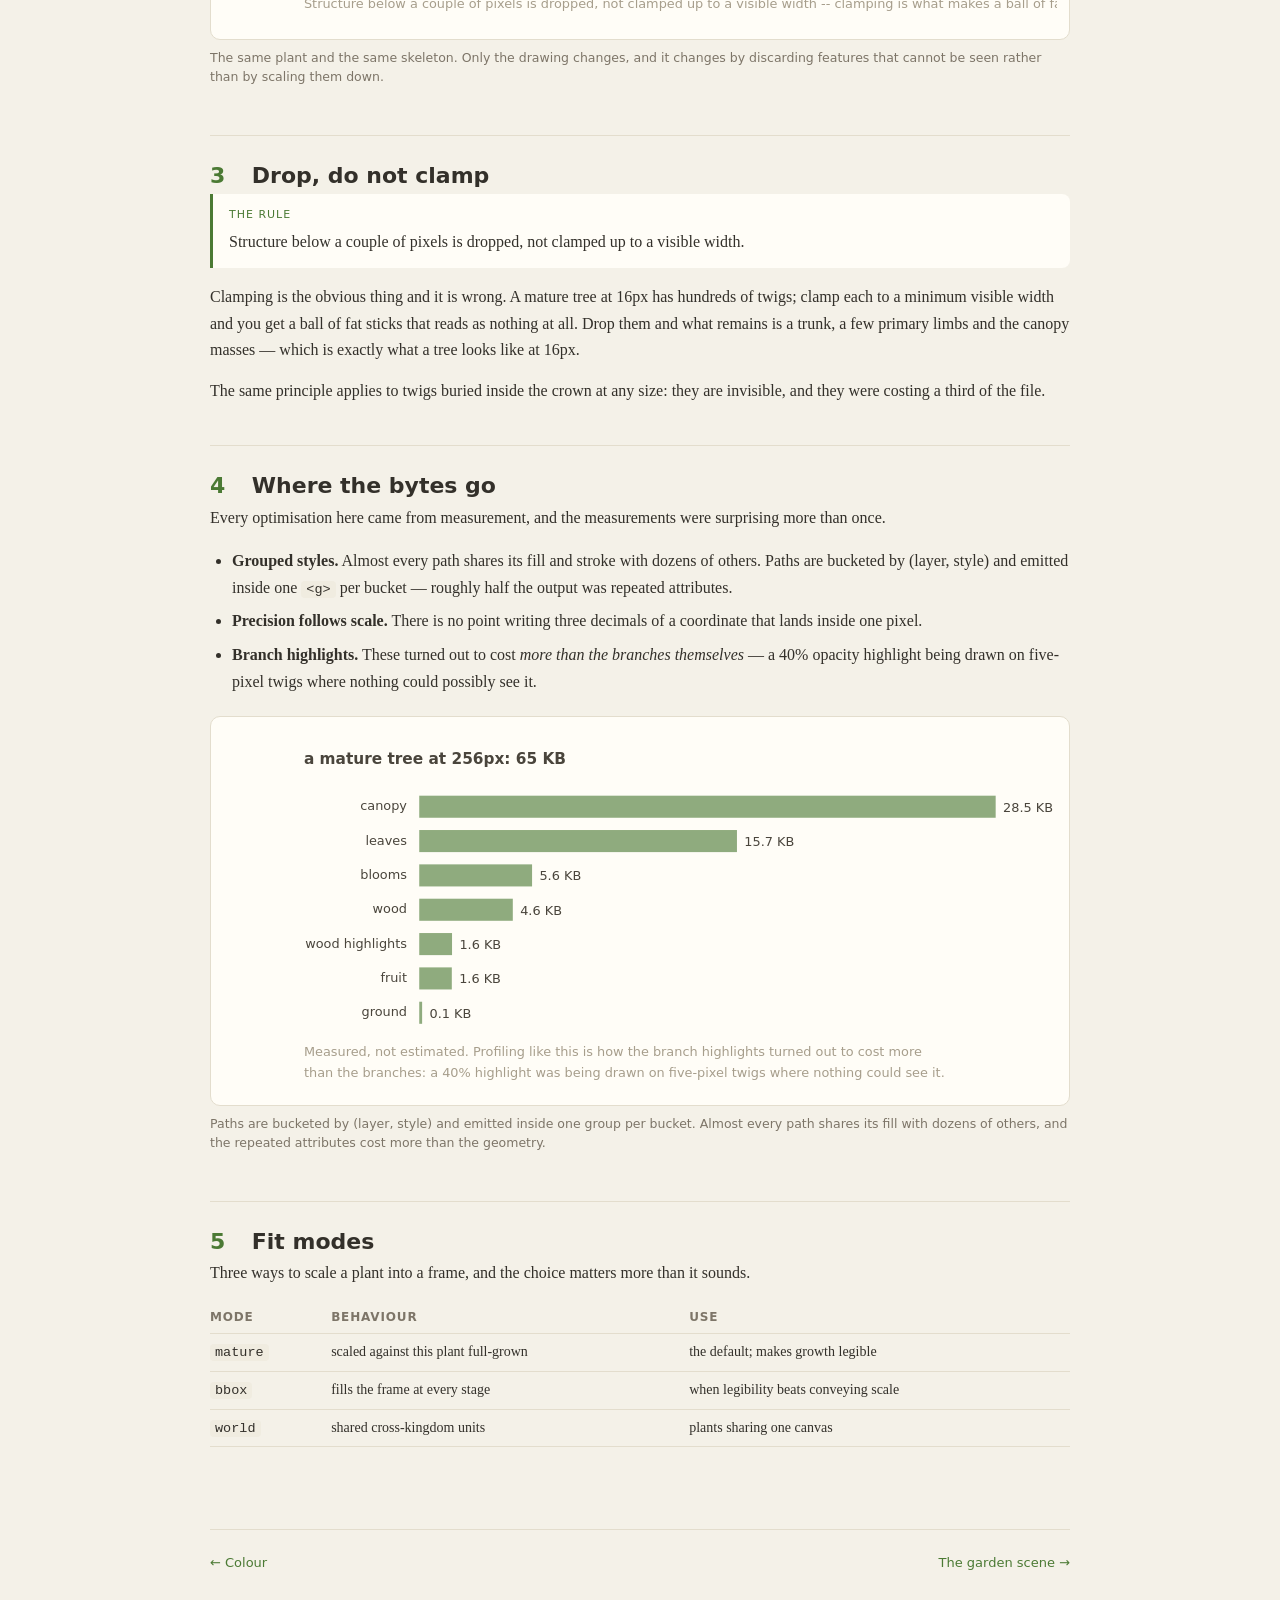
<file: genetic_garden/web/docs/render.html>
<!doctype html><html lang="en"><head><meta charset="utf-8"><meta name="viewport" content="width=device-width,initial-scale=1"><title>Rendering &mdash; genetic-garden</title><meta name="description" content="Turning a skeleton into SVG, at a size it will actually be seen at. Most of this module is about what not to draw."><link rel="stylesheet" href="docs.css"></head><body><div class="topbar"><a class="home" href="/">genetic-garden</a><a href="index.html">how it works</a><nav><a href="genome.html">Genomes</a><a href="growth.html">Growth</a><a href="skeleton.html">The skeleton</a><a href="organs.html">Organs</a><a href="palette.html">Colour</a><a href="render.html" class="on">Rendering</a><a href="garden.html">The garden scene</a></nav></div><div class="layout"><header class="page"><h1>Rendering</h1><p class="standfirst">Turning a skeleton into SVG, at a size it will actually be seen at. Most of this module is about what not to draw.</p><p class="meta">source: <code>genetic_garden/render.py</code> &middot; every figure on this page is drawn by the code it describes</p></header><section class="step"><h2><span class="num">1</span>The layer stack</h2><p>A plant is stacked like a flat illustration: a band of foliage, then wood, then more foliage, so limbs and leaves interleave instead of every twig sitting on top of the trunk.</p><p>Within the branch layer the skeleton's own emit order is preserved — that is where the junction behaviour lives. Every other layer is flat.</p><figure class="plate" id="fig-layer_stack"><div class="frame"><svg class="fig" xmlns="http://www.w3.org/2000/svg" viewBox="0 0 680 380" role="img" aria-label="Within the branch layer the skeleton's own emit order is preserved, which is how a fork emerges from behind its parent. Every other layer is flat."><path class="fig-plate" d="M110.8,40 L218.8,31 L258.8,37 L150.8,46Z"/><text class="fig-text fig-small fig-muted-ink" x="66" y="44" text-anchor="end">5</text><text class="fig-text fig-code" x="252" y="42" text-anchor="start">ground</text><text class="fig-text fig-small fig-muted-ink" x="370" y="42" text-anchor="start">shadow and mound</text><path class="fig-plate" d="M109.2,65 L217.2,56 L257.2,62 L149.2,71Z"/><text class="fig-text fig-small fig-muted-ink" x="66" y="69" text-anchor="end">10</text><text class="fig-text fig-code" x="252" y="67" text-anchor="start">mass_back</text><text class="fig-text fig-small fig-muted-ink" x="370" y="67" text-anchor="start">dark shell, offset from the light</text><path class="fig-plate" d="M107.6,90 L215.6,81 L255.6,87 L147.6,96Z"/><text class="fig-text fig-small fig-muted-ink" x="66" y="94" text-anchor="end">12</text><text class="fig-text fig-code" x="252" y="92" text-anchor="start">leaf_deep</text><text class="fig-text fig-small fig-muted-ink" x="370" y="92" text-anchor="start">blades lost inside the crown</text><path class="fig-plate" d="M106,115 L214,106 L254,112 L146,121Z"/><text class="fig-text fig-small fig-muted-ink" x="66" y="119" text-anchor="end">20</text><text class="fig-text fig-code" x="252" y="117" text-anchor="start">branch</text><text class="fig-text fig-small fig-muted-ink" x="370" y="117" text-anchor="start">all wood, in the skeleton's own order</text><path class="fig-plate" d="M104.4,140 L212.4,131 L252.4,137 L144.4,146Z"/><text class="fig-text fig-small fig-muted-ink" x="66" y="144" text-anchor="end">22</text><text class="fig-text fig-code" x="252" y="142" text-anchor="start">branch_light</text><text class="fig-text fig-small fig-muted-ink" x="370" y="142" text-anchor="start">lit edges on broad wood</text><path class="fig-plate" d="M102.8,165 L210.8,156 L250.8,162 L142.8,171Z"/><text class="fig-text fig-small fig-muted-ink" x="66" y="169" text-anchor="end">30</text><text class="fig-text fig-code" x="252" y="167" text-anchor="start">mass_mid</text><text class="fig-text fig-small fig-muted-ink" x="370" y="167" text-anchor="start">the body of the canopy</text><path class="fig-plate" d="M101.2,190 L209.2,181 L249.2,187 L141.2,196Z"/><text class="fig-text fig-small fig-muted-ink" x="66" y="194" text-anchor="end">32</text><text class="fig-text fig-code" x="252" y="192" text-anchor="start">leaf_mid</text><text class="fig-text fig-small fig-muted-ink" x="370" y="192" text-anchor="start">blades among the foliage</text><path class="fig-plate" d="M99.6,215 L207.6,206 L247.6,212 L139.6,221Z"/><text class="fig-text fig-small fig-muted-ink" x="66" y="219" text-anchor="end">34</text><text class="fig-text fig-code" x="252" y="217" text-anchor="start">mass_front</text><text class="fig-text fig-small fig-muted-ink" x="370" y="217" text-anchor="start">the lit cap</text><path class="fig-plate" d="M98,240 L206,231 L246,237 L138,246Z"/><text class="fig-text fig-small fig-muted-ink" x="66" y="244" text-anchor="end">40</text><text class="fig-text fig-code" x="252" y="242" text-anchor="start">leaf_back</text><text class="fig-text fig-small fig-muted-ink" x="370" y="242" text-anchor="start">blades over the canopy</text><path class="fig-plate" d="M96.4,265 L204.4,256 L244.4,262 L136.4,271Z"/><text class="fig-text fig-small fig-muted-ink" x="66" y="269" text-anchor="end">50</text><text class="fig-text fig-code" x="252" y="267" text-anchor="start">leaf</text><text class="fig-text fig-small fig-muted-ink" x="370" y="267" text-anchor="start">blades out in front</text><path class="fig-plate" d="M94.8,290 L202.8,281 L242.8,287 L134.8,296Z"/><text class="fig-text fig-small fig-muted-ink" x="66" y="294" text-anchor="end">52</text><text class="fig-text fig-code" x="252" y="292" text-anchor="start">leaf_detail</text><text class="fig-text fig-small fig-muted-ink" x="370" y="292" text-anchor="start">veins and highlights</text><path class="fig-plate" d="M93.2,315 L201.2,306 L241.2,312 L133.2,321Z"/><text class="fig-text fig-small fig-muted-ink" x="66" y="319" text-anchor="end">60</text><text class="fig-text fig-code" x="252" y="317" text-anchor="start">bloom</text><text class="fig-text fig-small fig-muted-ink" x="370" y="317" text-anchor="start">flowers and buds</text><path class="fig-plate" d="M91.6,340 L199.6,331 L239.6,337 L131.6,346Z"/><text class="fig-text fig-small fig-muted-ink" x="66" y="344" text-anchor="end">70</text><text class="fig-text fig-code" x="252" y="342" text-anchor="start">accent</text><text class="fig-text fig-small fig-muted-ink" x="370" y="342" text-anchor="start">berries and fruit</text><text class="fig-text fig-small fig-muted-ink" x="90" y="378" text-anchor="start">Foliage is a band, then wood, then more foliage, so limbs and leaves interleave.</text></svg></div><figcaption>Within the branch layer the skeleton&#x27;s own emit order is preserved, which is how a fork emerges from behind its parent. Every other layer is flat.</figcaption></figure></section><section class="step"><h2><span class="num">2</span>Line weights in output pixels</h2><p>This is the single idea the module is built around. Line weights are specified in <em>output pixels</em> and converted into plant space once the fit scale is known.</p><p>That one trick lets the same plant render as a 512px illustration and a 20px list icon without the twigs vanishing or the outlines turning to mud.</p><figure class="plate" id="fig-detail_ladder"><div class="frame"><svg class="fig" xmlns="http://www.w3.org/2000/svg" viewBox="0 0 680 330" role="img" aria-label="The same plant and the same skeleton. Only the drawing changes, and it changes by discarding features that cannot be seen rather than by scaling them down."><g transform="translate(66,56) scale(1)"><svg xmlns="http://www.w3.org/2000/svg" width="256" height="256" viewBox="0 0 256 256" role="img" aria-label="apollo: mature tree, 21 contributions"><g transform="translate(150.923,229.155) scale(2.62424,-2.62424)"><g fill="#3a572b" stroke="#322819" stroke-width="0.48" stroke-linejoin="round"><path d="M-11.3,32.2C-11.9,34.2 -13.7,36.7 -15.7,37.7C-17.6,38.7 -20.6,38.7 -22.8,38.3C-25.1,38 -27.5,37.1 -29.1,35.6C-30.8,34.2 -32.5,31.8 -32.7,29.7C-32.9,27.5 -31.9,24.5 -30.4,22.9C-28.9,21.4 -25.9,20.7 -23.6,20.4C-21.4,20.1 -18.7,20.1 -16.8,21C-14.9,21.8 -13,23.8 -12.1,25.7C-11.1,27.5 -10.7,30.2 -11.3,32.2Z"/><path d="M-26.4,31C-24.1,29.7 -21.9,26.9 -19.6,26.9C-17.3,26.9 -14.4,29.2 -12.6,31.1C-10.8,32.9 -8.7,35.9 -8.9,38C-9.1,40.2 -12.1,42.4 -13.9,43.9C-15.7,45.4 -17.6,46.6 -19.7,47C-21.8,47.5 -24.2,47.2 -26.5,46.5C-28.8,45.7 -32.3,44.4 -33.3,42.4C-34.4,40.5 -34.2,36.6 -33,34.7C-31.8,32.7 -28.6,32.2 -26.4,31Z"/><path d="M-15.8,17.4C-15,18.8 -14.6,21.2 -15.1,22.8C-15.5,24.3 -17.3,26 -18.8,26.8C-20.2,27.5 -22.4,27.6 -24,27.3C-25.5,27.1 -26.9,26.3 -28.2,25.4C-29.5,24.4 -31.1,23.2 -31.6,21.6C-32.2,20 -32.4,17.4 -31.5,15.8C-30.6,14.3 -28,12.5 -26.1,12.2C-24.3,12 -22,13.5 -20.3,14.3C-18.6,15.2 -16.7,16 -15.8,17.4Z"/><path d="M-41.1,26.3C-40.4,23.9 -38.5,20.8 -36.3,19.8C-34.2,18.7 -30.9,19.7 -28.1,20C-25.4,20.2 -21.4,19.8 -19.8,21.4C-18.2,22.9 -18.6,26.7 -18.7,29.1C-18.7,31.6 -18.8,34.1 -20.2,36.1C-21.5,38.1 -24.3,40.6 -26.7,41C-29.1,41.5 -32.2,39.8 -34.5,38.6C-36.8,37.4 -39.2,35.8 -40.3,33.8C-41.4,31.7 -41.8,28.6 -41.1,26.3Z"/><path d="M-18.5,47.5C-20.1,46.3 -21.8,45 -22.6,43.2C-23.3,41.4 -23.9,38.6 -23,36.8C-22.2,35 -19.7,33.2 -17.6,32.4C-15.5,31.6 -12.3,31.1 -10.4,31.9C-8.4,32.6 -7.1,34.9 -5.9,36.7C-4.7,38.4 -3.1,40.6 -3.4,42.3C-3.6,44 -5.9,45.7 -7.5,47C-9.1,48.3 -11,50 -12.9,50.1C-14.7,50.2 -16.9,48.6 -18.5,47.5Z"/><path d="M-16.4,37.4C-14,36.8 -11.2,36.9 -8.9,37.5C-6.5,38.2 -3.9,39.7 -2.5,41.6C-1,43.4 0,46.4 -0.2,48.9C-0.4,51.4 -1.7,55.2 -3.7,56.5C-5.7,57.8 -9.8,56.9 -12.4,56.6C-15,56.3 -17.1,55.9 -19.4,54.7C-21.7,53.5 -25.4,51.5 -26.1,49.3C-26.7,47.1 -24.9,43.4 -23.3,41.4C-21.7,39.4 -18.8,38.1 -16.4,37.4Z"/><path d="M-29.1,52.9C-30.5,51.4 -30.9,48.6 -30.8,46.5C-30.8,44.4 -30,42.5 -28.8,40.4C-27.5,38.3 -25.6,34.6 -23.3,34C-21,33.4 -16.9,35.1 -14.7,36.6C-12.6,38.1 -11.3,40.5 -10.3,42.8C-9.2,45.2 -7.8,48 -8.3,50.5C-8.9,53 -11.2,57.1 -13.5,57.9C-15.9,58.7 -19.9,56.1 -22.5,55.2C-25.1,54.4 -27.7,54.4 -29.1,52.9Z"/><path d="M-40.2,31.9C-39.1,29.7 -36.4,26.2 -33.9,25.7C-31.5,25.3 -28.3,28 -25.7,29.2C-23,30.4 -19,31 -18,32.9C-17,34.9 -18.7,38.3 -19.5,40.8C-20.2,43.3 -20.7,46.2 -22.6,47.9C-24.6,49.7 -28.5,51.4 -31.2,51.2C-34,51 -37.5,48.7 -39.1,46.7C-40.7,44.7 -40.4,41.7 -40.6,39.2C-40.8,36.7 -41.3,34.2 -40.2,31.9Z"/><path d="M-43.1,32.6C-41.3,31.3 -39.8,30.1 -37.8,29.6C-35.8,29.2 -32.5,28.9 -30.9,29.9C-29.4,30.9 -28.9,33.7 -28.4,35.6C-28,37.5 -27.6,39.3 -28.2,41.1C-28.7,42.8 -30.1,45.2 -31.7,46C-33.4,46.8 -35.9,46 -38.1,45.8C-40.4,45.6 -43.8,46 -45.5,44.7C-47.2,43.3 -48.8,39.8 -48.4,37.8C-48,35.8 -44.8,34 -43.1,32.6Z"/><path d="M-22.8,53C-24.7,54.3 -26.9,55.7 -29.2,55.9C-31.5,56 -34.2,55.2 -36.5,54C-38.8,52.7 -42.7,50.2 -42.9,48.1C-43.1,46.1 -39.2,43.4 -37.5,41.5C-35.9,39.5 -34.9,37.3 -32.9,36.4C-30.8,35.5 -27.2,35.2 -25.1,36.1C-23.1,36.9 -21.7,39.5 -20.5,41.5C-19.3,43.5 -17.7,45.9 -18.1,47.9C-18.5,49.8 -21,51.7 -22.8,53Z"/><path d="M-29.3,51.6C-31,53.1 -33.1,54.6 -35.4,55.1C-37.8,55.6 -41.6,55.8 -43.5,54.6C-45.4,53.3 -46.4,50 -46.8,47.8C-47.2,45.6 -46.9,43.4 -46.1,41.2C-45.3,39 -44,35.8 -42,34.8C-40,33.9 -36.6,35.1 -34,35.7C-31.5,36.3 -28.3,36.9 -26.8,38.6C-25.3,40.3 -24.5,43.7 -24.9,45.9C-25.4,48 -27.5,50 -29.3,51.6Z"/><path d="M7,40.8C8.6,42.9 10.3,46.6 9.6,49C9,51.3 5.4,53.2 3,54.8C0.7,56.4 -1.9,58.4 -4.6,58.6C-7.4,58.8 -11.7,57.7 -13.4,55.9C-15.1,54.1 -14.3,50.5 -14.7,47.8C-15.2,45.1 -17.4,41.4 -16.1,39.7C-14.9,38 -10.1,38.3 -7.4,37.8C-4.7,37.2 -2.3,35.7 0.1,36.2C2.5,36.7 5.4,38.6 7,40.8Z"/><path d="M-15.1,63.6C-17.7,64.8 -20.7,66.9 -23,66.5C-25.2,66 -27.2,62.9 -28.8,60.9C-30.3,58.9 -31.8,57 -32.2,54.6C-32.7,52.2 -32.8,48.4 -31.3,46.3C-29.7,44.2 -25.7,42 -23,42C-20.3,41.9 -17.5,44.7 -15.2,46.1C-12.9,47.6 -10.4,48.7 -9.1,50.9C-7.7,53.1 -6.1,57.2 -7.1,59.3C-8.1,61.4 -12.5,62.4 -15.1,63.6Z"/><path d="M9.7,37.8C12.1,38.8 16.2,39.4 17.2,41.2C18.3,43.1 17.1,46.9 15.9,49C14.8,51.2 12.7,52.9 10.5,54.1C8.3,55.3 5.2,56.9 3,56.5C0.7,56.1 -1.4,53.6 -3,51.7C-4.6,49.9 -6.4,47.9 -6.8,45.6C-7.2,43.3 -7,39.4 -5.4,37.7C-3.8,36 0.4,35.2 2.9,35.2C5.4,35.2 7.3,36.8 9.7,37.8Z"/><path d="M-0.4,61.4C-2,63.1 -6.8,62.8 -9.5,63C-12.1,63.2 -13.8,63.2 -16.2,62.7C-18.6,62.1 -22.2,61.6 -23.9,59.8C-25.6,57.9 -26.7,54.1 -26.2,51.5C-25.7,48.9 -23.1,45.8 -20.7,44.3C-18.4,42.8 -14.8,42.5 -11.9,42.6C-8.9,42.7 -5.2,43.3 -3.1,45C-1.1,46.7 -0.3,50.1 0.2,52.8C0.6,55.5 1.2,59.7 -0.4,61.4Z"/><path d="M1.1,42.8C3.5,43.8 5.5,46.8 6.6,49.1C7.7,51.4 8,54.3 7.5,56.7C6.9,59 5.2,62.2 3.2,63.3C1.1,64.3 -2.5,63.4 -4.8,62.9C-7.2,62.5 -8.8,61.9 -10.9,60.6C-13,59.4 -17,57.5 -17.4,55.5C-17.8,53.5 -14.9,50.7 -13.3,48.6C-11.7,46.6 -10.2,44.1 -7.8,43.2C-5.4,42.2 -1.3,41.8 1.1,42.8Z"/><path d="M-3.6,51.9C-2.8,50.3 -1.1,48.2 0.7,47.6C2.4,47 5.1,47.8 6.8,48.5C8.6,49.2 9.9,50.4 11.2,51.9C12.4,53.3 14.6,55.5 14.6,57.2C14.5,59 12.4,61.3 10.7,62.6C9,63.8 6.6,64.6 4.4,64.7C2.3,64.9 -0.9,64.6 -2.4,63.4C-3.9,62.2 -4.1,59.3 -4.4,57.4C-4.6,55.5 -4.5,53.5 -3.6,51.9Z"/><path d="M-20.3,49.3C-18.9,51.2 -17.8,53.7 -18,55.9C-18.2,58 -19.7,60.7 -21.4,62C-23.1,63.4 -25.8,63.6 -28.2,63.9C-30.5,64.1 -33.4,64.5 -35.5,63.5C-37.5,62.5 -39.9,59.9 -40.4,57.8C-40.8,55.8 -39.3,53.2 -38.2,51.1C-37.2,49 -36.1,46.4 -34,45.3C-32,44.2 -28.3,43.9 -26,44.6C-23.7,45.2 -21.6,47.4 -20.3,49.3Z"/><path d="M-1.8,62.8C-1.9,65.4 -2.1,68.9 -3.8,70.3C-5.6,71.7 -9.6,71.2 -12,71.1C-14.5,71.1 -16.3,70.8 -18.5,69.9C-20.6,69 -24,67.9 -25.1,65.9C-26.2,63.9 -25.9,60.3 -24.8,58.1C-23.8,56 -21.1,54.1 -18.8,53C-16.4,51.9 -13.4,51 -10.8,51.3C-8.1,51.7 -4.5,53.1 -3,55C-1.5,56.9 -1.7,60.3 -1.8,62.8Z"/><path d="M-16.3,54.5C-14.7,55.8 -14.1,58.3 -13.8,60.2C-13.5,62 -13.8,63.7 -14.5,65.7C-15.1,67.7 -15.7,71.3 -17.5,72.3C-19.3,73.3 -23,72.3 -25.3,71.6C-27.7,70.8 -30.7,69.5 -31.6,67.8C-32.5,66.1 -31.4,63.2 -30.8,61.3C-30.3,59.3 -29.7,57.7 -28.4,56.3C-27.1,54.8 -25,52.7 -23,52.5C-21,52.2 -17.8,53.2 -16.3,54.5Z"/><path d="M-19.9,65.1C-20.3,66.7 -22.6,68.2 -24.3,69.3C-26.1,70.4 -28.2,71.7 -30.4,71.7C-32.6,71.7 -35.8,70.9 -37.5,69.5C-39.1,68 -40.6,64.9 -40.4,62.8C-40.3,60.8 -38,58.5 -36.4,57.2C-34.8,55.9 -32.7,55.2 -30.8,54.9C-28.9,54.5 -26.3,54.2 -24.8,55C-23.3,55.8 -22.4,57.9 -21.6,59.6C-20.8,61.3 -19.4,63.5 -19.9,65.1Z"/><path d="M8.1,29.3C10.3,30 12.1,31.2 13.5,32.6C14.9,34.1 16.5,36 16.7,37.8C16.8,39.6 15.7,41.6 14.5,43.6C13.3,45.5 11.7,49 9.6,49.5C7.6,50 4.3,47.9 2.2,46.6C0,45.4 -2.3,44 -3.1,42.1C-4,40.2 -3.6,37.6 -3,35.4C-2.4,33.2 -1.5,29.8 0.3,28.8C2.2,27.8 5.9,28.7 8.1,29.3Z"/><path d="M21.8,49.3C19,50.7 14.3,51.8 11.7,50.9C9,49.9 7.9,45.8 6.1,43.6C4.3,41.4 1.4,39.9 0.8,37.4C0.2,34.9 0.7,30.3 2.5,28.6C4.4,27 9.2,27.6 12,27.5C14.9,27.4 17.5,27.2 19.6,28.2C21.6,29.2 22.6,31.4 24.1,33.7C25.7,36 29,39.4 28.7,41.9C28.3,44.5 24.7,47.8 21.8,49.3Z"/><path d="M23.9,31.4C23.5,33.6 22.2,35.9 20.6,37.4C19,38.8 16.5,40 14.3,40.1C12.2,40.3 9.4,39.6 7.7,38.5C5.9,37.3 4.9,35.5 3.7,33.4C2.6,31.3 -0,28.1 0.5,25.8C1.1,23.4 4.3,20.6 6.9,19.4C9.6,18.2 13.7,17.7 16.4,18.5C19,19.4 21.5,22.2 22.7,24.3C24,26.5 24.2,29.3 23.9,31.4Z"/><path d="M28.3,42C27.3,44.1 26.1,46.1 24.1,47.4C22.2,48.6 19.2,49.9 16.8,49.6C14.4,49.4 11.3,47.6 9.9,45.9C8.4,44.1 7.7,41.1 7.9,39C8.1,36.8 9.6,34.6 11.1,33C12.6,31.4 14.7,30.1 16.9,29.5C19.2,28.9 22.3,28.7 24.5,29.6C26.7,30.5 29.5,33 30.1,35C30.8,37.1 29.3,40 28.3,42Z"/><path d="M-0.2,47.3C-2.4,47.8 -4.7,48 -6.5,47.3C-8.3,46.7 -9.8,45.1 -11,43.5C-12.2,41.9 -13.9,39.8 -13.7,37.9C-13.6,36.1 -11.7,33.7 -10,32.6C-8.4,31.5 -6,31.8 -3.7,31.5C-1.5,31.3 1.9,30.1 3.7,31.1C5.5,32 6.4,35.2 6.9,37.5C7.4,39.7 7.8,42.9 6.6,44.5C5.4,46.2 2,46.9 -0.2,47.3Z"/><path d="M27,44.3C27.1,46.6 24.5,49.1 23,51.2C21.4,53.2 20,55.5 17.6,56.6C15.2,57.7 11,58.7 8.6,57.8C6.2,56.9 4.4,53.6 3.1,51.2C1.8,48.8 0.5,45.8 0.9,43.4C1.4,40.9 3.6,37.9 5.8,36.4C8,34.8 11.5,33.9 14.4,34C17.2,34.1 20.6,35.2 22.7,36.9C24.9,38.6 27,41.9 27,44.3Z"/><path d="M27.6,40.5C29.2,42.2 31.5,44.6 31.4,46.5C31.2,48.4 28.5,50.6 26.8,51.9C25.1,53.2 23.3,54 21.3,54.3C19.3,54.7 16.9,54.7 15.1,53.9C13.2,53.2 11.2,51.5 10.1,49.6C9.1,47.7 8.2,44.7 8.8,42.7C9.5,40.6 12,38.3 14.2,37.3C16.3,36.2 19.6,35.9 21.8,36.5C24.1,37 26,38.8 27.6,40.5Z"/><path d="M26.9,53C27,55.5 25.2,58.3 23.6,60.3C21.9,62.3 19.5,64.3 17.2,64.8C14.9,65.3 12.2,64 9.7,63.2C7.3,62.3 3.9,61.6 2.5,59.7C1.1,57.8 0.8,54.3 1.4,51.7C1.9,49.2 3.6,45.8 5.7,44.5C7.9,43.2 11.6,43.7 14.5,43.8C17.4,44 20.9,43.9 23,45.5C25.1,47 26.8,50.5 26.9,53Z"/><path d="M9.7,55C9.3,52.9 9.4,49.6 10.8,48.1C12.1,46.6 15.7,46.3 17.8,46.1C20,46 22.2,46.5 23.9,47.3C25.6,48.2 27,49.6 28,51.3C29.1,52.9 30.6,55.5 30.1,57.3C29.7,59.1 27.2,60.8 25.3,62C23.4,63.3 20.6,65 18.6,64.7C16.6,64.4 14.8,61.8 13.3,60.2C11.8,58.6 10.1,57 9.7,55Z"/><path d="M6.6,60.5C7.4,62.6 7.2,66 6,67.8C4.8,69.6 1.6,70.6 -0.5,71.2C-2.6,71.8 -4.6,71.7 -6.6,71.4C-8.6,71 -11.1,70.4 -12.6,69C-14,67.6 -15.3,65 -15.2,63C-15.1,61.1 -13.4,58.8 -11.9,57.3C-10.3,55.7 -8.1,54 -5.8,53.6C-3.6,53.2 -0.5,53.9 1.5,55C3.6,56.2 5.9,58.4 6.6,60.5Z"/><path d="M-6.1,69C-7.2,67 -7.6,64 -7.1,62C-6.5,59.9 -4.6,57.9 -2.8,56.5C-1,55.1 1.5,53.9 3.8,53.7C6.2,53.6 9.3,54.4 11.2,55.7C13.1,57.1 15.2,59.9 15.3,61.9C15.4,64 13,66.1 11.7,68C10.4,69.9 9.6,72.5 7.6,73.5C5.6,74.5 2,74.8 -0.3,74C-2.6,73.3 -5,71 -6.1,69Z"/><path d="M23.8,58C25,59.6 25,62.6 24.6,64.7C24.1,66.9 23,69.6 21.3,70.8C19.5,71.9 16.4,71.8 14.2,71.6C12,71.4 9.8,70.7 8.2,69.5C6.6,68.3 5.1,66.4 4.5,64.4C4,62.5 3.9,59.8 4.8,57.8C5.7,55.8 8.1,52.6 10.2,52.2C12.3,51.8 15.2,54.3 17.4,55.3C19.7,56.2 22.6,56.4 23.8,58Z"/><path d="M0.9,64.4C2.8,63.5 5,61.2 6.7,61.5C8.4,61.8 9.7,64.5 11,66.1C12.3,67.8 14.4,69.5 14.5,71.3C14.5,73 12.8,75.6 11.2,76.7C9.7,77.8 7.2,77.4 5.2,77.7C3.2,77.9 0.9,78.7 -0.9,78C-2.7,77.3 -5,75.3 -5.7,73.5C-6.3,71.6 -6,68.6 -4.9,67C-3.8,65.5 -1.1,65.3 0.9,64.4Z"/><path d="M-20.6,75.2C-22.2,74 -24.5,71.9 -24.5,70.2C-24.6,68.5 -22,66.9 -20.8,65.2C-19.6,63.5 -18.8,60.3 -17.3,59.9C-15.7,59.6 -13.2,62.2 -11.4,63.1C-9.7,64.1 -8,64.5 -7,65.8C-5.9,67.2 -4.8,69.6 -5.2,71.2C-5.6,72.8 -7.8,74.3 -9.4,75.3C-11,76.4 -13,77.4 -14.9,77.4C-16.8,77.3 -19,76.4 -20.6,75.2Z"/><path d="M29.5,60.9C30,62.6 29.2,65.6 28,67.2C26.8,68.8 24.3,70.1 22.4,70.5C20.5,70.8 18.4,70 16.6,69.3C14.8,68.7 12.4,68 11.6,66.7C10.7,65.4 11,63 11.4,61.4C11.8,59.8 12.8,58.1 14.1,57.1C15.4,56.1 17.4,55.7 19.1,55.6C20.9,55.5 23,55.6 24.7,56.5C26.4,57.4 28.9,59.1 29.5,60.9Z"/><path d="M8.9,63.2C10.6,62.1 13.9,61.5 16,61.9C18.2,62.4 20.5,64.2 21.8,65.9C23.2,67.6 24.3,70 24.2,72C24.1,74 22.7,76.3 21.2,77.8C19.7,79.2 17.5,80.3 15.3,80.7C13,81.2 9.9,81.5 7.9,80.5C6,79.5 3.9,76.8 3.4,74.9C3,72.9 4.5,70.6 5.4,68.6C6.3,66.7 7.1,64.3 8.9,63.2Z"/><path d="M15.7,78.5C14.3,77.3 13,76.4 12.3,74.9C11.6,73.3 10.6,70.5 11.4,69.2C12.2,67.9 15.4,67.7 17.2,67.2C19,66.7 20.8,66 22.3,66.3C23.9,66.7 25.5,68 26.7,69.4C27.9,70.7 29.9,73 29.6,74.5C29.3,76 26.5,77.1 24.9,78.3C23.4,79.5 21.9,81.8 20.4,81.9C18.8,81.9 17,79.6 15.7,78.5Z"/><path d="M-27.3,32.7C-28.2,34.1 -30.6,34.8 -32.4,35.6C-34.2,36.3 -36.1,37.5 -38,37.3C-39.9,37.1 -42.8,35.9 -43.7,34.4C-44.6,33 -43.9,30.3 -43.4,28.6C-43,26.9 -42.4,25.3 -41.3,24.2C-40.1,23.1 -38.3,22.7 -36.5,22.3C-34.6,21.9 -31.8,21 -30.2,21.8C-28.7,22.6 -27.7,25.2 -27.2,27C-26.7,28.8 -26.5,31.3 -27.3,32.7Z"/><path d="M-27.8,27.4C-29.5,27.4 -31.2,26.8 -32.7,26C-34.3,25.1 -36.8,23.5 -37,22.1C-37.1,20.7 -34.7,19.2 -33.8,17.5C-32.9,15.9 -32.9,13 -31.4,12.2C-29.9,11.4 -26.8,11.9 -25,12.6C-23.1,13.3 -21.2,14.6 -20.1,16.2C-19,17.7 -17.9,20.3 -18.3,21.9C-18.7,23.6 -20.9,25.3 -22.5,26.3C-24.1,27.2 -26.1,27.5 -27.8,27.4Z"/><path d="M17.1,23.7C19,23.5 21.5,24.9 23.1,25.9C24.6,26.9 26.1,28.4 26.6,29.9C27.1,31.4 26.6,33.2 26.1,34.9C25.6,36.5 25.2,38.8 23.7,39.9C22.3,40.9 19.5,41.5 17.5,41.2C15.6,40.9 13.3,39.6 12.1,38.1C10.9,36.7 10.2,34.6 10.1,32.8C10,30.9 10.5,28.6 11.6,27.1C12.8,25.6 15.2,23.9 17.1,23.7Z"/><path d="M12.2,31.7C12.7,33.1 12,35.4 11.2,36.6C10.3,37.9 8.5,38.3 7,39.1C5.4,39.9 3.4,41.5 2,41.2C0.5,40.9 -0.8,38.8 -1.7,37.4C-2.7,36 -4,34.3 -3.8,32.9C-3.6,31.6 -1.6,30.4 -0.4,29.3C0.8,28.1 2.1,26.1 3.6,26C5,25.8 6.9,27.3 8.4,28.3C9.8,29.2 11.7,30.3 12.2,31.7Z"/></g><g fill="#4a7b3b" stroke="#322819" stroke-width="0.27" stroke-linejoin="round"><path d="M-0.1,45.1C-2.2,46.1 -1.7,46.9 0.1,47.6C0.7,46.7 1.1,45.8 -0.1,45.1Z"/><path d="M-33.8,29.3C-31.7,27 -32.7,26.2 -35.3,26.2C-35.6,27.6 -35.6,28.9 -33.8,29.3Z"/><path d="M-33.8,29.3C-33.7,31.6 -34.6,31.6 -36.2,30.3C-35.6,29.3 -35,28.6 -33.8,29.3Z"/><path d="M-38.2,37.1C-36.7,38.7 -37.4,39.3 -39.3,39.3C-39.6,38.3 -39.6,37.3 -38.2,37.1Z"/><path d="M-22.2,36.7C-20.1,35.5 -20.7,34.7 -22.6,34.2C-23.1,35.2 -23.4,36.1 -22.2,36.7Z"/><path d="M-38.7,45.6C-37.6,46.7 -38.1,47.1 -39.4,47.2C-39.6,46.4 -39.6,45.8 -38.7,45.6Z"/><path d="M-25,35.5C-23,36.6 -22.6,35.7 -23,33.8C-24.1,33.8 -25.1,34.1 -25,35.5Z"/><path d="M19.4,74.7C19.6,72.5 20.5,72.6 21.7,74C21.1,74.9 20.4,75.5 19.4,74.7Z"/><path d="M-15,56.6C-18.4,57.4 -17.9,58.8 -15.5,60.3C-14.4,59.2 -13.6,58.1 -15,56.6Z"/><path d="M-26.3,20.3C-24.8,19 -25.4,18.4 -27,18.3C-27.3,19.2 -27.4,20 -26.3,20.3Z"/><path d="M-18.6,40.1C-18.8,38.5 -19.5,38.6 -20.4,39.7C-19.9,40.3 -19.4,40.7 -18.6,40.1Z"/><path d="M18,73.2C17.1,71.4 17.9,71.1 19.5,71.6C19.4,72.5 19.2,73.3 18,73.2Z"/><path d="M19.9,64.9C19.7,63.2 20.4,63.1 21.6,63.9C21.3,64.7 20.9,65.3 19.9,64.9Z"/><path d="M20.3,65C19.4,63 20.3,62.7 22,63.2C21.9,64.3 21.6,65.1 20.3,65Z"/><path d="M14.6,44.8C12.8,45.4 13.1,46.1 14.5,46.8C15.1,46.2 15.5,45.5 14.6,44.8Z"/><path d="M-22.7,58.3C-22.3,55.9 -23.3,55.8 -25,57C-24.6,58 -24,58.8 -22.7,58.3Z"/><path d="M-18,28.8C-16.1,29.7 -15.8,28.9 -16.3,27.2C-17.3,27.2 -18.1,27.5 -18,28.8Z"/><path d="M19.7,55.1C19.9,53.4 20.6,53.5 21.5,54.6C21,55.3 20.5,55.7 19.7,55.1Z"/><path d="M10.9,31.6C13,31.4 12.9,30.6 11.6,29.4C10.8,29.9 10.2,30.6 10.9,31.6Z"/><path d="M14.2,43.3C12.4,44.6 12.9,45.3 14.7,45.7C15.2,44.8 15.4,43.9 14.2,43.3Z"/></g><path fill="none" stroke="#7a6042" stroke-width="0.53" stroke-linecap="round" d="M-14.8,34.6C-14.8,34.6 -15,34.4 -15.1,34.4C-15.2,34.3 -15.8,34 -15.9,34C-16.1,33.9 -16.6,33.7 -16.7,33.6C-16.9,33.6 -17.5,33.4 -17.6,33.4"/><g fill="#7a6042" stroke="#322819" stroke-width="0.53" stroke-linejoin="round"><path d="M-11.6,34L-12.7,33.7L-15.1,33.9L-17.6,33.8L-20,33.6L-20.1,34.3L-17.6,34.6L-15.1,34.8L-12.6,35L-11.5,34.5Z"/><path d="M-7.4,37.4L-8.4,35.8L-12.3,33.8L-16.4,32L-20.7,31L-21,32.1L-16.8,33.2L-13,35L-9.5,37.5L-7.8,38Z"/><path d="M-2.9,34.5L-5.6,34.3L-9.2,35.6L-12.9,36.3L-16.7,36.8L-20.5,37.1L-20.4,39L-16.5,38.7L-12.6,38.3L-8.7,37.7L-4.8,37.3L-2.5,35.6Z"/><path d="M-8,36.4L-8.8,38.9L-8,41.4L-7.7,43.9L-7.5,46.4L-7.2,48.9L-5.4,48.7L-5.6,46.2L-5.8,43.7L-6,41.2L-5.8,38.7L-6.9,36.3Z"/><path d="M-7.3,40.5L-9.8,40.6L-12.7,42.1L-15.9,43.2L-19.1,44.1L-22.3,44.9L-21.9,46.5L-18.6,45.8L-15.3,45L-12.1,44L-8.7,43.2L-6.9,41.4Z"/><path d="M1.5,26.6L-2.3,28.5L-4.2,31.8L-6.4,34.9L-8.5,38L-10.5,41.1L-12.4,44.3L-10,45.8L-8,42.7L-6,39.7L-3.9,36.7L-1.6,33.9L1.3,31.7L2.8,27.8Z"/><path d="M-11,42.9L-12.5,44.4L-13.6,47.2L-15.2,49.7L-17,52L-19,54.3L-17.5,55.7L-15.3,53.5L-13.3,51L-11.5,48.4L-9.9,45.7L-9.8,43.4Z"/><path d="M-0.2,34L2,35.6L3.8,35.6L5.5,36.2L7.2,36.8L8.9,37.4L9.6,35.7L7.9,35L6.2,34.3L4.5,33.6L2.8,32.6L0.1,32.9Z"/><path d="M3.6,33.5L2.6,35.8L2.5,38.1L1.8,40.3L0.8,42.4L-0.5,44.4L1,45.3L2.3,43.3L3.6,41L4.5,38.6L5.5,36.2L4.7,33.6Z"/><path d="M3.4,37.7L5.4,39.1L7,39.1L8.4,39.6L9.9,40.1L11.2,40.8L12,39.3L10.6,38.5L9.1,37.8L7.6,37.3L6.2,36.3L3.6,36.7Z"/><path d="M-3.4,27.3L-2.5,31.4L-0.4,33.1L1.2,35L2.9,37L4.8,38.8L6.8,40.4L8.6,38.3L6.8,36.6L5.1,34.9L3.6,33.1L2.2,31.1L1.4,28.7L-1.9,26.3Z"/><path d="M5.9,38.3L6.7,40.2L8.1,41.6L9.5,43.2L10.8,44.7L12.1,46.4L13.7,45.2L12.5,43.4L11.3,41.7L10,40.1L8.7,38.4L6.8,37.4Z"/><path d="M-4.4,0.1C-5,0.6 -2.8,4.1 -2.6,5.1C-2.5,6 -2.5,9.1 -2.5,10C-2.5,10.9 -2.5,14.1 -2.5,15C-2.5,15.9 -2.5,19.1 -2.5,20C-2.5,20.9 -2.7,24 -2.7,24.9C-2.7,25.8 -2.8,29 -2.9,29.9C-3,30.8 -3.8,34.3 -3.4,34.8C-3,35.3 0.7,35.7 1.2,35.3C1.7,34.9 1.7,31.2 1.8,30.3C1.9,29.3 2.1,26.1 2.2,25.2C2.3,24.3 2.5,21.1 2.5,20.2C2.6,19.2 2.7,16 2.7,15.1C2.8,14.1 2.8,11 2.8,10C2.8,9.1 2.8,5.9 2.9,5C3.1,4 5,0.3 4.4,-0.1C3.7,-0.6 -3.7,-0.3 -4.4,0.1Z"/><path d="M1.4,39.1L-0.9,41.3L-2.5,44.8L-4.8,47.7L-7.5,50.5L-10.4,53L-9,54.7L-5.9,52.2L-3,49.4L-0.4,46.3L2.4,43.2L2.7,39.7Z"/><path d="M-0.9,44.7L1,47.3L3.4,48.2L5.3,49.7L7.3,51.3L9.2,53L10.6,51.4L8.8,49.6L6.8,47.9L4.9,46.2L3,44.3L-0.1,43.6Z"/><path d="M3.6,46.3L1.8,48.6L1,51.8L-0.6,54.7L-2.4,57.4L-4.5,60L-3,61.3L-0.7,58.7L1.3,55.9L3.2,52.9L5.1,49.8L4.8,46.6Z"/><path d="M-2.6,31.9L-3.4,35.5L-2.2,39.2L-1.1,42.9L0.3,46.5L1.8,49.9L3.5,53.3L6.5,51.9L5.1,48.5L3.8,45.1L2.6,41.7L1.7,38.2L1.2,34.6L-0.4,31.6Z"/><path d="M2.9,51.2L3.6,53.6L5.5,56L7.1,58.6L8.5,61.2L9.9,64L12.1,62.9L10.9,60.1L9.5,57.2L8,54.4L6.4,51.6L4.1,50.2Z"/><path d="M0.9,23.5L-2.1,23.4L-4.1,26.9L-6.5,30L-8.8,33.2L-11,36.4L-13,39.8L-10.6,41.3L-8.5,38.1L-6.2,35L-3.9,32L-1.4,29.1L1.6,26.7L1.3,23.9Z"/><path d="M-11.7,38.4L-13.1,39.9L-14.4,42.7L-16.1,45.3L-18.1,47.7L-20.4,49.9L-18.9,51.4L-16.5,49.3L-14.2,46.8L-12.3,44L-10.5,41.2L-10.4,38.9Z"/><path d="M-4,30.5L-5.6,29.4L-9.4,30.9L-13.3,31.7L-17.3,32.2L-21.3,32.5L-21.2,34.4L-17.1,34.2L-13,33.7L-8.9,33L-4.8,32.6L-3.9,30.8Z"/><path d="M-8.4,32.3L-8.7,31L-13,29.2L-17.4,27.9L-22,27.2L-22.2,28.4L-17.7,29.2L-13.5,30.6L-9.7,32.9L-8.6,32.6Z"/><path d="M-12.7,29.7L-13.3,29.2L-15.8,29.5L-18.4,29.3L-21,29L-21.1,29.8L-18.5,30.1L-15.9,30.4L-13.2,30.6L-12.7,30Z"/><path d="M-12.8,32L-14,32.1L-15.6,34.6L-17.3,37L-18.9,39.5L-18,40.1L-16.3,37.7L-14.5,35.4L-12.4,33.3L-12.6,32.2Z"/><path d="M-14.6,34.7L-15.2,34.4L-17.5,35.1L-19.9,35.6L-22.3,35.8L-22.2,36.6L-19.8,36.4L-17.3,36L-14.9,35.6L-14.5,34.9Z"/><path d="M-7.7,32.9L-9,34L-8.9,36.5L-9.7,38.9L-10.7,41.2L-11.9,43.5L-10.3,44.4L-8.9,42.1L-7.8,39.6L-6.9,37L-6,34.3L-7.3,32.9Z"/><path d="M-8.7,36.7L-10.1,35.9L-13.4,37.2L-16.8,38L-20.2,38.5L-23.7,39L-23.5,40.8L-19.9,40.3L-16.4,39.8L-12.9,39.2L-9.3,38.7L-8.6,37.1Z"/><path d="M-1.5,23.6L-2.2,26.5L-0,28.2L1.8,30.3L3.7,32.2L5.7,34L7.7,35.7L9.6,33.5L7.7,31.8L5.9,30L4.2,28.1L2.6,26.1L1.8,23.7L-1.1,23.3Z"/><path d="M6.8,33.4L7.5,35.5L9,37.1L10.3,38.8L11.6,40.5L12.8,42.3L14.6,41.2L13.4,39.3L12.2,37.4L11,35.6L9.8,33.7L7.9,32.6Z"/><path d="M1.7,29.1L2.5,30.7L4.4,30.8L6.2,31.5L7.9,32.2L9.5,33L10.4,31.4L8.8,30.4L7,29.5L5.2,28.8L3.5,27.7L1.8,28.7Z"/><path d="M4.5,29.9L3.2,31.3L4,33.8L4.3,36.3L4.7,38.9L5.1,41.4L6.9,41.2L6.6,38.7L6.3,36.1L6.1,33.6L6.3,31L4.8,29.9Z"/><path d="M5.5,32.8L6.2,34.3L7.8,34.4L9.3,35L10.8,35.7L12.2,36.5L13.1,35L11.6,34.1L10.1,33.3L8.6,32.6L7.1,31.5L5.6,32.5Z"/><path d="M0.1,33.6L-2.7,33.4L-4.7,36.4L-7.1,39L-9.5,41.6L-11.8,44.2L-14,47L-11.9,48.7L-9.6,46.1L-7.3,43.6L-4.9,41.1L-2.4,38.6L0.5,36.7L0.4,34Z"/><path d="M-12.6,45.8L-14.1,47.1L-15.5,49.6L-17.1,51.8L-19,53.9L-21.1,56L-19.7,57.4L-17.5,55.4L-15.4,53.3L-13.5,51L-11.8,48.5L-11.5,46.4Z"/><path d="M-4.8,39.7L-6.2,38.5L-9.8,39.4L-13.4,39.9L-17,40.1L-20.6,40.2L-20.6,42L-16.9,42L-13.2,41.8L-9.5,41.5L-5.8,41.5L-4.8,40Z"/><path d="M-8.6,41.4L-9.8,42.5L-9.5,44.8L-9.9,47L-10.6,49.2L-11.5,51.3L-10,52L-8.9,49.9L-8.1,47.5L-7.6,45.1L-6.9,42.6L-8.2,41.4Z"/><path d="M-9.6,44.9L-10.8,43.8L-13.9,44.5L-17.1,44.7L-20.2,44.8L-23.4,44.8L-23.4,46.4L-20.2,46.6L-17,46.5L-13.8,46.4L-10.6,46.5L-9.6,45.2Z"/></g><g fill="#9e875e" opacity="0.40"><path d="M2.7,27.7L1.1,31.5L-1.7,33.8L-4,36.7L-6.1,39.6L-8.1,42.6L-10.1,45.7L-10.8,45.3L-8.9,42.1L-6.9,39.1L-4.8,36.1L-2.5,33.2L-0,30.5L2.3,27.4Z"/><path d="M-3.3,27.2L-2.4,31.3L-0.3,33L1.3,35L3,36.9L4.9,38.7L6.9,40.3L7.4,39.6L5.5,38L3.7,36.3L2.1,34.4L0.5,32.4L-1.1,30.5L-2.9,26.9Z"/><path d="M-4,0.1C-4.1,0.6 -2.6,4.1 -2.4,5C-2.2,6 -2.3,9.1 -2.3,10C-2.3,10.9 -2.3,14.1 -2.3,15C-2.3,15.9 -2.3,19.1 -2.3,20C-2.3,20.9 -2.5,24 -2.5,24.9C-2.5,25.8 -2.7,29 -2.7,29.9C-2.8,30.8 -3.3,34.4 -3.2,34.8C-3.1,35.3 -2,35.4 -1.8,35C-1.6,34.5 -1.3,30.9 -1.3,30C-1.2,29.1 -1,25.9 -1,25C-0.9,24.1 -0.8,20.9 -0.7,20C-0.7,19.1 -0.6,15.9 -0.6,15C-0.6,14.1 -0.7,10.9 -0.7,10C-0.7,9.1 -0.6,5.9 -0.7,5C-0.7,4.1 -1,0.5 -1.3,0C-1.6,-0.4 -3.9,-0.3 -4,0.1Z"/><path d="M2.7,39.7L2.3,43.2L-0.5,46.3L-3.1,49.3L-6,52.2L-9,54.7L-9.5,54.1L-6.5,51.6L-3.6,48.8L-1.1,45.8L1.2,42.6L2.3,39.5Z"/><path d="M-0.8,44.7L1.1,47.2L3.4,48.2L5.4,49.7L7.3,51.3L9.3,52.9L9.7,52.4L7.8,50.7L5.9,49.1L3.9,47.5L1.7,46.2L-0.6,44.3Z"/><path d="M4.8,46.6L5,49.8L3.1,52.9L1.3,55.9L-0.8,58.7L-3,61.3L-3.5,60.9L-1.3,58.3L0.7,55.5L2.4,52.5L3.9,49.4L4.4,46.5Z"/><path d="M-2.5,31.9L-3.2,35.4L-2.1,39.2L-1,42.8L0.4,46.4L1.9,49.9L3.6,53.3L4.5,52.8L3,49.5L1.5,46L0.2,42.5L-0.9,38.8L-1.8,35.2L-1.8,31.8Z"/><path d="M2.9,51.1L3.7,53.6L5.6,55.9L7.1,58.5L8.6,61.2L9.9,64L10.7,63.6L9.3,60.8L7.9,58.1L6.4,55.4L4.6,52.9L3.3,50.8Z"/><path d="M1.3,23.9L1.5,26.6L-1.5,29L-4,31.9L-6.3,35L-8.6,38.1L-10.7,41.3L-11.4,40.8L-9.4,37.5L-7.1,34.4L-4.8,31.3L-2.4,28.3L0.3,25.6L1.2,23.7Z"/><path d="M-1.5,23.6L-2.1,26.4L0.1,28.1L1.9,30.2L3.7,32.1L5.8,33.9L7.8,35.6L8.4,34.9L6.4,33.2L4.4,31.4L2.6,29.5L0.9,27.5L-0.8,25.5L-1.4,23.5Z"/><path d="M0.4,34L0.4,36.6L-2.5,38.5L-5,41L-7.4,43.5L-9.7,46L-12,48.6L-12.6,48.1L-10.4,45.4L-8,42.9L-5.7,40.3L-3.2,37.8L-0.6,35.6L0.3,33.9Z"/></g><g fill="#4f6e37"><path d="M-12.4,33.3C-13,35.2 -14.7,37.5 -16.5,38.4C-18.4,39.4 -21.2,39.3 -23.3,39C-25.4,38.7 -27.7,37.8 -29.2,36.5C-30.8,35.1 -32.4,32.8 -32.6,30.8C-32.8,28.9 -31.9,26 -30.5,24.5C-29,23 -26.2,22.4 -24.1,22.1C-21.9,21.8 -19.4,21.8 -17.6,22.6C-15.8,23.5 -14,25.3 -13.1,27.1C-12.3,28.8 -11.8,31.4 -12.4,33.3Z"/><path d="M-26.7,32.7C-24.6,31.4 -22.5,28.8 -20.3,28.8C-18.2,28.8 -15.4,31 -13.7,32.8C-12,34.5 -10,37.3 -10.2,39.3C-10.4,41.4 -13.2,43.5 -14.9,44.9C-16.6,46.3 -18.4,47.4 -20.4,47.8C-22.3,48.2 -24.6,48 -26.8,47.3C-28.9,46.6 -32.2,45.4 -33.3,43.5C-34.3,41.6 -34,38 -32.9,36.2C-31.8,34.3 -28.8,33.9 -26.7,32.7Z"/><path d="M-16.7,18.5C-15.9,19.9 -15.5,22.1 -16,23.6C-16.4,25.1 -18,26.7 -19.4,27.4C-20.8,28.1 -22.9,28.1 -24.3,27.9C-25.8,27.7 -27.2,26.9 -28.4,26C-29.6,25.1 -31.1,24 -31.6,22.5C-32.1,21 -32.3,18.5 -31.5,17C-30.6,15.6 -28.2,13.9 -26.4,13.6C-24.6,13.4 -22.5,14.8 -20.9,15.6C-19.3,16.5 -17.5,17.2 -16.7,18.5Z"/><path d="M-41,27.7C-40.4,25.5 -38.6,22.6 -36.5,21.6C-34.5,20.6 -31.4,21.5 -28.8,21.8C-26.2,22 -22.4,21.6 -20.9,23.1C-19.4,24.5 -19.8,28.1 -19.9,30.4C-19.9,32.7 -20,35.1 -21.2,37C-22.5,38.9 -25.1,41.3 -27.4,41.7C-29.6,42 -32.6,40.5 -34.8,39.3C-36.9,38.2 -39.2,36.7 -40.3,34.8C-41.3,32.9 -41.6,29.9 -41,27.7Z"/><path d="M-18.7,48.2C-20.2,47.1 -21.8,45.9 -22.5,44.2C-23.3,42.5 -23.8,39.8 -23,38.1C-22.2,36.4 -19.8,34.7 -17.8,34C-15.8,33.2 -12.9,32.8 -11,33.5C-9.2,34.1 -7.9,36.4 -6.8,38C-5.7,39.6 -4.2,41.7 -4.4,43.3C-4.7,44.9 -6.8,46.5 -8.3,47.8C-9.8,49 -11.7,50.6 -13.4,50.7C-15.1,50.7 -17.2,49.3 -18.7,48.2Z"/><path d="M-16.8,39.3C-14.5,38.7 -11.9,38.8 -9.7,39.4C-7.5,40.1 -5,41.4 -3.6,43.2C-2.3,45 -1.3,47.8 -1.5,50.1C-1.7,52.5 -2.9,56.1 -4.8,57.3C-6.7,58.5 -10.6,57.7 -13,57.4C-15.5,57.1 -17.5,56.7 -19.6,55.6C-21.7,54.4 -25.3,52.6 -25.9,50.5C-26.5,48.4 -24.8,44.9 -23.3,43C-21.7,41.2 -19,39.9 -16.8,39.3Z"/><path d="M-29.2,53.9C-30.6,52.5 -30.9,49.8 -30.9,47.8C-30.8,45.9 -30.1,44 -28.9,42.1C-27.7,40.1 -26,36.6 -23.8,36.1C-21.6,35.5 -17.7,37.1 -15.7,38.5C-13.6,39.9 -12.5,42.2 -11.5,44.4C-10.5,46.6 -9.1,49.3 -9.7,51.7C-10.2,54 -12.3,57.9 -14.6,58.6C-16.8,59.3 -20.5,56.9 -23,56.1C-25.4,55.3 -27.9,55.3 -29.2,53.9Z"/><path d="M-40.2,33.6C-39.2,31.5 -36.6,28.2 -34.3,27.8C-32,27.3 -29,29.9 -26.5,31.1C-24,32.2 -20.2,32.7 -19.3,34.6C-18.3,36.4 -19.9,39.6 -20.7,42C-21.4,44.3 -21.8,47.1 -23.6,48.7C-25.5,50.3 -29.2,52 -31.8,51.8C-34.3,51.6 -37.7,49.4 -39.2,47.6C-40.7,45.7 -40.4,42.8 -40.6,40.5C-40.8,38.2 -41.3,35.7 -40.2,33.6Z"/><path d="M-43.2,34.1C-41.6,32.8 -40.1,31.7 -38.2,31.3C-36.3,30.8 -33.2,30.6 -31.8,31.5C-30.3,32.4 -29.8,35.2 -29.4,36.9C-29,38.7 -28.6,40.4 -29.2,42.1C-29.7,43.7 -31,46 -32.5,46.7C-34.1,47.5 -36.4,46.8 -38.6,46.5C-40.7,46.3 -43.9,46.7 -45.5,45.5C-47.1,44.2 -48.6,40.8 -48.2,39C-47.8,37.1 -44.9,35.4 -43.2,34.1Z"/><path d="M-23.8,53.9C-25.5,55.2 -27.7,56.5 -29.8,56.6C-32,56.8 -34.5,56 -36.7,54.8C-38.8,53.6 -42.5,51.3 -42.7,49.4C-42.9,47.4 -39.2,44.9 -37.7,43.1C-36.1,41.2 -35.2,39.1 -33.3,38.3C-31.3,37.4 -27.9,37.2 -26,38C-24,38.8 -22.7,41.2 -21.6,43.1C-20.5,44.9 -19,47.3 -19.3,49.1C-19.7,50.9 -22.1,52.7 -23.8,53.9Z"/><path d="M-30.2,52.4C-31.9,53.8 -33.8,55.2 -36,55.7C-38.3,56.2 -41.8,56.3 -43.6,55.2C-45.4,54.1 -46.3,50.9 -46.8,48.8C-47.2,46.7 -46.8,44.6 -46.1,42.6C-45.3,40.6 -44.1,37.5 -42.2,36.6C-40.3,35.7 -37.1,36.8 -34.7,37.4C-32.3,38 -29.3,38.5 -27.8,40.1C-26.4,41.7 -25.7,44.9 -26.1,47C-26.5,49 -28.6,50.9 -30.2,52.4Z"/><path d="M5.7,42.4C7.2,44.4 8.8,47.9 8.2,50.2C7.6,52.4 4.3,54.2 2,55.7C-0.2,57.2 -2.6,59.1 -5.2,59.2C-7.8,59.4 -11.9,58.4 -13.5,56.7C-15.1,55 -14.3,51.6 -14.7,49.1C-15.2,46.5 -17.2,43 -16.1,41.4C-14.9,39.8 -10.4,40.1 -7.8,39.6C-5.3,39 -3,37.6 -0.7,38.1C1.5,38.5 4.2,40.4 5.7,42.4Z"/><path d="M-16,64.4C-18.5,65.6 -21.3,67.6 -23.4,67.2C-25.6,66.7 -27.5,63.8 -28.9,61.9C-30.4,60 -31.8,58.3 -32.2,56C-32.6,53.7 -32.7,50.2 -31.3,48.2C-29.8,46.2 -26,44.1 -23.4,44.1C-20.9,44 -18.3,46.6 -16.1,48C-13.9,49.4 -11.6,50.4 -10.3,52.4C-9.1,54.5 -7.5,58.4 -8.5,60.4C-9.4,62.4 -13.5,63.3 -16,64.4Z"/><path d="M8.8,39.5C11.1,40.4 15,41 15.9,42.8C16.9,44.5 15.8,48.1 14.7,50.1C13.7,52.1 11.6,53.7 9.6,54.9C7.6,56.1 4.6,57.5 2.5,57.1C0.4,56.8 -1.6,54.4 -3.1,52.7C-4.6,51 -6.3,49.1 -6.7,46.9C-7,44.7 -6.9,41 -5.4,39.4C-3.9,37.8 0,37.1 2.4,37.1C4.8,37.1 6.6,38.6 8.8,39.5Z"/><path d="M-1.7,62.4C-3.2,64 -7.8,63.7 -10.3,63.9C-12.8,64.1 -14.4,64.1 -16.6,63.6C-18.9,63 -22.3,62.6 -23.9,60.8C-25.4,59 -26.5,55.4 -26,53C-25.5,50.6 -23.1,47.6 -20.9,46.2C-18.6,44.9 -15.3,44.5 -12.5,44.6C-9.7,44.8 -6.2,45.3 -4.3,46.9C-2.4,48.5 -1.6,51.7 -1.1,54.3C-0.7,56.8 -0.2,60.8 -1.7,62.4Z"/><path d="M0.2,44.7C2.5,45.6 4.4,48.5 5.4,50.7C6.4,52.9 6.7,55.6 6.2,57.8C5.7,60.1 4.1,63.1 2.2,64.1C0.2,65 -3.1,64.1 -5.4,63.7C-7.6,63.3 -9.2,62.7 -11.1,61.6C-13.1,60.4 -16.8,58.6 -17.2,56.7C-17.6,54.9 -14.9,52.2 -13.4,50.2C-11.9,48.3 -10.5,46 -8.2,45.1C-5.9,44.2 -2.1,43.8 0.2,44.7Z"/><path d="M-3.7,53.2C-2.9,51.7 -1.3,49.7 0.4,49.2C2,48.7 4.5,49.4 6.2,50.1C7.8,50.7 9,51.9 10.2,53.2C11.5,54.6 13.5,56.6 13.5,58.3C13.4,60 11.4,62.2 9.8,63.3C8.2,64.5 6,65.2 3.9,65.4C1.9,65.5 -1.1,65.3 -2.5,64.1C-3.9,63 -4.2,60.3 -4.4,58.4C-4.6,56.6 -4.5,54.8 -3.7,53.2Z"/><path d="M-21.3,50.9C-20.1,52.7 -19,55.1 -19.2,57.1C-19.4,59.1 -20.8,61.6 -22.4,62.9C-24,64.1 -26.6,64.4 -28.8,64.6C-31,64.9 -33.7,65.2 -35.7,64.3C-37.6,63.3 -39.8,60.9 -40.3,58.9C-40.7,57 -39.2,54.6 -38.3,52.6C-37.3,50.6 -36.2,48.1 -34.3,47.1C-32.4,46 -28.9,45.8 -26.8,46.4C-24.6,47 -22.6,49.1 -21.3,50.9Z"/><path d="M-3,64C-3.2,66.4 -3.3,69.8 -4.9,71.1C-6.6,72.4 -10.4,72 -12.7,71.9C-15,71.8 -16.7,71.6 -18.7,70.7C-20.8,69.9 -24,68.8 -25,67C-26,65.1 -25.8,61.6 -24.8,59.6C-23.8,57.6 -21.2,55.9 -19,54.8C-16.8,53.7 -13.9,52.9 -11.5,53.2C-9,53.5 -5.6,54.9 -4.1,56.7C-2.7,58.5 -2.9,61.6 -3,64Z"/><path d="M-17.1,56.1C-15.7,57.3 -15,59.7 -14.8,61.4C-14.5,63.2 -14.8,64.7 -15.4,66.6C-16,68.5 -16.5,71.9 -18.3,72.9C-20,73.8 -23.5,72.9 -25.7,72.2C-27.9,71.5 -30.7,70.2 -31.6,68.6C-32.5,67 -31.4,64.2 -30.9,62.4C-30.4,60.6 -29.8,59.1 -28.6,57.7C-27.4,56.3 -25.4,54.4 -23.5,54.1C-21.6,53.9 -18.6,54.9 -17.1,56.1Z"/><path d="M-20.9,66C-21.3,67.6 -23.4,68.9 -25.1,70C-26.7,71 -28.7,72.2 -30.8,72.2C-32.9,72.3 -35.9,71.5 -37.5,70.1C-39,68.8 -40.5,65.8 -40.3,63.9C-40.1,62 -38,59.8 -36.4,58.6C-34.9,57.3 -33,56.7 -31.2,56.4C-29.4,56 -27,55.8 -25.5,56.5C-24.1,57.3 -23.3,59.3 -22.5,60.9C-21.7,62.4 -20.4,64.5 -20.9,66Z"/><path d="M7.5,31C9.6,31.6 11.2,32.8 12.6,34.2C13.9,35.5 15.4,37.3 15.6,39.1C15.7,40.8 14.6,42.6 13.5,44.5C12.4,46.3 10.9,49.6 8.9,50.1C7,50.6 3.9,48.5 1.9,47.4C-0.1,46.2 -2.3,44.8 -3.1,43.1C-3.9,41.3 -3.6,38.8 -3,36.8C-2.5,34.7 -1.6,31.5 0.2,30.6C1.9,29.6 5.5,30.4 7.5,31Z"/><path d="M20.7,50C18,51.4 13.6,52.5 11.1,51.6C8.7,50.7 7.6,46.8 5.9,44.7C4.2,42.6 1.5,41.2 0.9,38.9C0.4,36.5 0.8,32.1 2.5,30.6C4.3,29 8.8,29.6 11.5,29.5C14.2,29.5 16.7,29.2 18.6,30.2C20.5,31.1 21.5,33.2 22.9,35.4C24.3,37.6 27.5,40.7 27.2,43.1C26.8,45.6 23.4,48.6 20.7,50Z"/><path d="M22.7,32.7C22.3,34.8 21.1,37 19.6,38.3C18.1,39.7 15.7,40.8 13.6,40.9C11.6,41.1 9,40.4 7.4,39.4C5.7,38.3 4.8,36.6 3.7,34.6C2.6,32.6 0.1,29.6 0.6,27.4C1.2,25.2 4.2,22.5 6.7,21.3C9.2,20.2 13.1,19.8 15.6,20.6C18.1,21.3 20.4,24 21.6,26C22.7,28.1 23,30.7 22.7,32.7Z"/><path d="M27.3,43.1C26.3,45 25.1,46.9 23.3,48.1C21.5,49.2 18.6,50.4 16.4,50.2C14.1,50 11.2,48.3 9.8,46.7C8.4,45 7.8,42.2 8,40.1C8.2,38.1 9.5,36 11,34.5C12.4,33 14.4,31.8 16.5,31.2C18.6,30.7 21.6,30.4 23.7,31.3C25.8,32.2 28.4,34.5 28.9,36.4C29.5,38.4 28.2,41.1 27.3,43.1Z"/><path d="M-0.9,48.1C-3,48.5 -5.2,48.7 -6.9,48C-8.6,47.4 -9.9,45.9 -11.1,44.5C-12.2,43 -13.8,40.9 -13.7,39.2C-13.6,37.5 -11.8,35.2 -10.2,34.2C-8.6,33.2 -6.4,33.4 -4.3,33.2C-2.1,32.9 1.1,31.8 2.8,32.7C4.5,33.6 5.3,36.7 5.8,38.8C6.3,40.9 6.6,43.9 5.5,45.4C4.4,47 1.1,47.6 -0.9,48.1Z"/><path d="M25.7,45.7C25.7,48 23.3,50.3 21.8,52.2C20.4,54.2 19,56.3 16.8,57.3C14.5,58.4 10.6,59.3 8.3,58.5C6,57.7 4.3,54.5 3.1,52.2C1.9,50 0.6,47.2 1,44.9C1.5,42.5 3.5,39.7 5.6,38.3C7.8,36.8 11.1,36 13.7,36.1C16.4,36.2 19.6,37.2 21.6,38.8C23.6,40.4 25.6,43.5 25.7,45.7Z"/><path d="M26.6,42C28.1,43.6 30.3,45.9 30.2,47.7C30.1,49.5 27.4,51.5 25.9,52.8C24.3,54 22.5,54.8 20.7,55.1C18.8,55.4 16.5,55.5 14.8,54.7C13,54 11.1,52.4 10.1,50.7C9.1,48.9 8.3,46 8.9,44.1C9.5,42.2 11.9,40 13.9,39C16,38 19,37.7 21.2,38.2C23.3,38.7 25.1,40.5 26.6,42Z"/><path d="M25.6,54.4C25.7,56.7 24,59.4 22.4,61.3C20.9,63.1 18.6,65 16.4,65.5C14.3,65.9 11.7,64.8 9.4,64C7.1,63.2 3.9,62.5 2.6,60.7C1.3,58.9 1,55.6 1.5,53.2C2,50.8 3.6,47.6 5.6,46.3C7.7,45.1 11.1,45.6 13.9,45.7C16.6,45.9 19.9,45.8 21.9,47.3C23.9,48.7 25.5,52 25.6,54.4Z"/><path d="M9.8,56C9.4,54.1 9.5,51 10.8,49.6C12.1,48.2 15.4,47.8 17.5,47.7C19.5,47.6 21.6,48 23.2,48.8C24.8,49.6 26.1,51 27.1,52.5C28.1,54.1 29.5,56.5 29,58.2C28.6,59.9 26.3,61.5 24.5,62.7C22.7,63.9 20.1,65.5 18.2,65.2C16.3,64.9 14.6,62.5 13.2,61C11.8,59.4 10.2,57.9 9.8,56Z"/><path d="M5.5,61.8C6.2,63.8 6,67 4.9,68.7C3.8,70.4 0.8,71.3 -1.2,71.9C-3.2,72.4 -5.1,72.4 -7,72C-8.9,71.7 -11.3,71.2 -12.6,69.8C-14,68.5 -15.2,66 -15.1,64.2C-15,62.3 -13.4,60.2 -11.9,58.8C-10.5,57.3 -8.4,55.6 -6.3,55.3C-4.2,54.9 -1.3,55.6 0.7,56.6C2.6,57.7 4.8,59.8 5.5,61.8Z"/><path d="M-6.1,69.8C-7.1,68 -7.5,65.2 -7,63.2C-6.5,61.3 -4.6,59.4 -2.9,58.1C-1.2,56.8 1.1,55.6 3.3,55.5C5.5,55.3 8.4,56.1 10.2,57.4C12,58.7 14,61.3 14.1,63.2C14.2,65.1 11.9,67.1 10.7,68.9C9.5,70.7 8.8,73.2 6.9,74.1C5,75.1 1.6,75.3 -0.6,74.6C-2.7,73.9 -5,71.7 -6.1,69.8Z"/><path d="M22.7,59.5C23.9,61 23.9,63.8 23.5,65.8C23,67.8 22,70.4 20.3,71.5C18.7,72.6 15.7,72.5 13.7,72.3C11.6,72.1 9.5,71.4 8,70.3C6.5,69.2 5.1,67.4 4.6,65.5C4,63.7 3.9,61.2 4.8,59.3C5.7,57.3 7.9,54.4 9.9,54C11.9,53.6 14.6,56 16.7,56.9C18.9,57.8 21.6,58 22.7,59.5Z"/><path d="M0.6,65.8C2.4,64.9 4.5,62.7 6.1,63C7.7,63.3 8.9,65.9 10.1,67.4C11.3,69 13.4,70.6 13.4,72.2C13.5,73.9 11.8,76.4 10.4,77.4C8.9,78.4 6.6,78.1 4.7,78.3C2.8,78.5 0.6,79.3 -1.1,78.7C-2.8,78 -4.9,76.1 -5.6,74.3C-6.2,72.6 -5.9,69.7 -4.9,68.3C-3.8,66.9 -1.2,66.7 0.6,65.8Z"/><path d="M-20.7,75.9C-22.2,74.7 -24.4,72.7 -24.4,71.1C-24.4,69.6 -22,68 -20.9,66.4C-19.7,64.8 -19,61.8 -17.5,61.4C-16.1,61.1 -13.7,63.5 -12,64.5C-10.4,65.4 -8.8,65.7 -7.8,67C-6.8,68.3 -5.8,70.6 -6.2,72.1C-6.6,73.6 -8.6,75 -10.1,76C-11.7,76.9 -13.6,77.9 -15.3,77.9C-17.1,77.9 -19.2,77 -20.7,75.9Z"/><path d="M28.4,62C28.9,63.7 28.2,66.5 27.1,68C25.9,69.5 23.5,70.7 21.7,71C19.9,71.4 18,70.6 16.3,70C14.6,69.4 12.4,68.7 11.5,67.5C10.7,66.2 11,64 11.4,62.5C11.8,61 12.7,59.3 13.9,58.4C15.1,57.5 17,57.1 18.7,57C20.3,56.9 22.3,57 23.9,57.8C25.5,58.7 27.9,60.3 28.4,62Z"/><path d="M8.7,64.7C10.3,63.7 13.4,63.1 15.4,63.6C17.5,64 19.6,65.7 20.9,67.3C22.2,68.9 23.2,71.2 23.1,73C23,74.9 21.7,77.1 20.3,78.5C18.9,79.9 16.8,80.8 14.7,81.3C12.6,81.7 9.6,82 7.8,81.1C5.9,80.1 3.9,77.6 3.6,75.7C3.2,73.9 4.6,71.7 5.4,69.9C6.3,68 7,65.8 8.7,64.7Z"/><path d="M15.5,79.1C14.2,78 13,77.2 12.3,75.7C11.7,74.3 10.7,71.6 11.4,70.4C12.2,69.2 15.2,68.9 16.9,68.5C18.7,68 20.3,67.3 21.8,67.7C23.3,68 24.7,69.3 25.9,70.5C27,71.8 28.9,73.9 28.6,75.3C28.3,76.7 25.7,77.8 24.2,78.9C22.8,80.1 21.4,82.3 19.9,82.3C18.5,82.3 16.8,80.2 15.5,79.1Z"/><path d="M-28.3,33.5C-29.1,34.9 -31.4,35.5 -33.1,36.2C-34.8,36.9 -36.6,38 -38.3,37.9C-40.1,37.7 -42.9,36.5 -43.7,35.2C-44.6,33.8 -43.9,31.3 -43.5,29.7C-43.1,28.1 -42.5,26.5 -41.4,25.5C-40.3,24.5 -38.6,24.1 -36.9,23.7C-35.2,23.3 -32.5,22.5 -31,23.2C-29.6,24 -28.6,26.4 -28.1,28.1C-27.7,29.8 -27.4,32.2 -28.3,33.5Z"/><path d="M-28.2,28C-29.9,27.9 -31.5,27.4 -32.9,26.6C-34.3,25.7 -36.7,24.3 -36.9,23C-37,21.6 -34.8,20.2 -33.9,18.6C-33,17.1 -33,14.4 -31.6,13.6C-30.2,12.8 -27.3,13.3 -25.5,14C-23.8,14.6 -22,15.9 -20.9,17.4C-19.9,18.8 -18.9,21.2 -19.3,22.8C-19.7,24.4 -21.8,26 -23.3,26.9C-24.7,27.7 -26.6,28 -28.2,28Z"/><path d="M16.8,25.2C18.6,25 20.9,26.2 22.4,27.2C23.9,28.2 25.3,29.6 25.8,31C26.2,32.4 25.8,34.1 25.3,35.7C24.8,37.3 24.4,39.4 23,40.4C21.7,41.4 19,41.9 17.2,41.7C15.4,41.4 13.2,40.1 12.1,38.8C10.9,37.4 10.2,35.4 10.2,33.7C10.1,32 10.5,29.8 11.6,28.4C12.7,27 15,25.4 16.8,25.2Z"/><path d="M11.4,32.7C11.8,34 11.2,36.2 10.4,37.3C9.6,38.5 7.9,38.9 6.4,39.6C5,40.4 3.1,41.9 1.7,41.6C0.3,41.4 -0.9,39.3 -1.8,38C-2.7,36.7 -3.9,35.1 -3.7,33.8C-3.5,32.5 -1.7,31.4 -0.5,30.3C0.6,29.3 1.9,27.4 3.2,27.2C4.6,27.1 6.4,28.5 7.8,29.4C9.1,30.3 10.9,31.4 11.4,32.7Z"/></g><g fill="#5d9247" stroke="#322819" stroke-width="0.27" stroke-linejoin="round"><path d="M-38.9,37.2C-37.4,38.9 -38.1,39.4 -40,39.4C-40.2,38.4 -40.2,37.4 -38.9,37.2Z"/><path d="M12.2,73C9.9,73.8 10.3,74.7 12,75.7C12.8,74.8 13.2,74 12.2,73Z"/><path d="M10.1,74.3C11.8,74.7 11.6,75.3 10.4,76.2C9.8,75.6 9.4,75.1 10.1,74.3Z"/><path d="M-34.2,30C-33.5,28 -34.4,27.8 -36,28.6C-35.8,29.5 -35.4,30.3 -34.2,30Z"/><path d="M-37.6,37C-36.2,38.6 -36.9,39.1 -38.7,39.1C-38.9,38.1 -38.9,37.2 -37.6,37Z"/><path d="M12.4,37.2C10.1,37.7 10.4,38.6 12,39.8C12.8,39.1 13.4,38.3 12.4,37.2Z"/><path d="M-37.6,37C-36.7,35.1 -37.5,34.8 -39.2,35.3C-39.1,36.3 -38.8,37.1 -37.6,37Z"/><path d="M13,55C12.9,53.2 13.7,53.2 14.8,54.2C14.4,55 13.9,55.6 13,55Z"/><path d="M14.2,39.8C12.1,40.7 12.5,41.6 14.3,42.3C14.9,41.4 15.3,40.6 14.2,39.8Z"/><path d="M12.3,31.1C12.9,32.7 13.5,32.4 14.1,31.1C13.5,30.6 12.9,30.3 12.3,31.1Z"/><path d="M18.8,73.3C18.1,75.2 18.9,75.4 20.4,74.8C20.3,73.9 20,73.1 18.8,73.3Z"/><path d="M-22.2,45.6C-20.2,45.6 -20.2,46.4 -21.4,47.7C-22.2,47.2 -22.8,46.7 -22.2,45.6Z"/><path d="M14.6,38C13.4,36.1 14.2,35.7 16,36C16.1,37.1 15.9,38 14.6,38Z"/><path d="M12.2,73C12.8,71.1 13.5,71.4 14.4,72.9C13.7,73.5 13,74 12.2,73Z"/><path d="M20.3,75.2C18.6,76.7 19.2,77.3 21.1,77.5C21.5,76.5 21.6,75.6 20.3,75.2Z"/><path d="M-38.9,37.2C-38.6,34.9 -39.5,34.9 -41.1,36C-40.7,37 -40.1,37.7 -38.9,37.2Z"/><path d="M-13.6,57.2C-11.8,57.3 -11.9,58.1 -13.1,59C-13.7,58.6 -14.2,58 -13.6,57.2Z"/><path d="M12.3,31.1C11,30.1 11.4,29.6 12.8,29.3C13.1,30.1 13.2,30.7 12.3,31.1Z"/><path d="M-37.4,36.7C-36.7,38.4 -37.4,38.6 -38.7,38.1C-38.6,37.3 -38.4,36.6 -37.4,36.7Z"/><path d="M8.3,60.3C8,62.1 8.7,62.2 10,61.4C9.7,60.5 9.3,59.9 8.3,60.3Z"/><path d="M-3.2,44.4C-1.7,45.6 -2.2,46.1 -3.8,46.4C-4.1,45.6 -4.3,44.8 -3.2,44.4Z"/><path d="M13.8,31.1C12.1,30.6 12.4,29.9 13.6,29.2C14.2,29.8 14.5,30.4 13.8,31.1Z"/><path d="M-10.4,48.7C-9.8,47.1 -9.2,47.4 -8.6,48.7C-9.2,49.2 -9.8,49.5 -10.4,48.7Z"/><path d="M-17.3,52.1C-15.9,51.3 -16.3,50.8 -17.5,50.4C-17.9,51 -18.1,51.6 -17.3,52.1Z"/><path d="M-39,38.6C-37.8,40.2 -38.5,40.7 -40.2,40.5C-40.3,39.5 -40.2,38.7 -39,38.6Z"/><path d="M14.2,40.3C13.7,38.8 14.3,38.6 15.5,39.1C15.4,39.9 15.2,40.5 14.2,40.3Z"/><path d="M-38.5,28.2C-37.9,30.1 -38.7,30.3 -40.1,29.6C-39.9,28.7 -39.6,28 -38.5,28.2Z"/><path d="M-12.9,54.9C-11.3,56.7 -12.1,57.2 -14.1,57.2C-14.3,56.1 -14.2,55.1 -12.9,54.9Z"/><path d="M17.6,73.1C14.8,74.6 15.5,75.7 17.9,76.6C18.7,75.3 19.2,74.1 17.6,73.1Z"/><path d="M15.2,33.6C13.9,31.8 14.7,31.3 16.6,31.6C16.7,32.7 16.5,33.6 15.2,33.6Z"/><path d="M-8.7,56.7C-9.5,58.1 -8.9,58.4 -7.5,58.1C-7.5,57.4 -7.7,56.7 -8.7,56.7Z"/><path d="M-3.6,47.8C-5.6,47.9 -5.5,48.7 -4.3,49.9C-3.5,49.4 -2.9,48.8 -3.6,47.8Z"/><path d="M-13.4,55C-12.1,56.7 -12.8,57.2 -14.6,57C-14.7,56 -14.6,55.1 -13.4,55Z"/><path d="M2.9,73.6C5,73.4 5,74.3 3.9,75.7C3,75.3 2.3,74.8 2.9,73.6Z"/><path d="M10.1,74.3C9.5,72 8.6,72.3 7.5,74C8.2,74.8 9.1,75.3 10.1,74.3Z"/><path d="M-39,45.1C-38.3,43.6 -38.9,43.4 -40.2,43.8C-40.1,44.6 -40,45.2 -39,45.1Z"/><path d="M10.4,33.3C8.6,32.4 9.1,31.7 10.7,31.1C11.2,31.9 11.4,32.7 10.4,33.3Z"/><path d="M-37.6,37C-36.8,35.3 -37.6,35 -39,35.5C-38.9,36.4 -38.7,37.1 -37.6,37Z"/><path d="M17.4,45.2C16.6,46.6 17.2,46.9 18.5,46.6C18.5,45.9 18.3,45.2 17.4,45.2Z"/><path d="M9.7,74.7C9.1,73.3 8.6,73.5 8,74.7C8.5,75.2 9.1,75.4 9.7,74.7Z"/><path d="M-34.4,28.7C-32.5,27.4 -33.1,26.7 -35,26.3C-35.5,27.2 -35.7,28.2 -34.4,28.7Z"/><path d="M-27.8,45.6C-27.7,43.8 -28.4,43.8 -29.5,44.7C-29.2,45.4 -28.8,46 -27.8,45.6Z"/><path d="M12.5,73.4C10.7,74.5 11.2,75.1 12.9,75.6C13.4,74.7 13.6,73.9 12.5,73.4Z"/><path d="M19.4,74.7C19.7,73.2 20.3,73.4 21.1,74.4C20.6,75 20,75.3 19.4,74.7Z"/></g><g fill="#668544" opacity="0.85"><path d="M-12.8,46.9C-11.6,47.4 -10.6,48.3 -9.9,49.2C-9.2,50.2 -8.7,51.6 -8.8,52.7C-8.9,53.9 -9.6,55.4 -10.6,56.3C-11.5,57.2 -13.4,58.3 -14.6,58.2C-15.9,58.1 -17.2,56.5 -18.1,55.6C-19,54.7 -19.7,53.9 -20.1,52.7C-20.6,51.6 -21.3,49.7 -20.8,48.6C-20.2,47.6 -18.2,46.7 -16.9,46.4C-15.5,46.1 -13.9,46.4 -12.8,46.9Z"/><path d="M-28.6,51.3C-28.6,50.3 -27.7,49.1 -26.9,48.3C-26.2,47.5 -25.2,47 -24,46.6C-22.7,46.1 -20.7,45.3 -19.6,45.7C-18.4,46.2 -17.5,48.1 -17.1,49.3C-16.8,50.5 -17.2,51.9 -17.6,53.1C-18,54.3 -18.5,55.9 -19.6,56.7C-20.7,57.5 -23.1,58.4 -24.3,58C-25.5,57.6 -26.1,55.4 -26.8,54.3C-27.5,53.1 -28.5,52.3 -28.6,51.3Z"/><path d="M-0,52.4C-0.2,53.7 -0.9,55.7 -1.9,56.4C-3,57.1 -5.1,56.8 -6.6,56.7C-8.1,56.6 -9.8,56.6 -10.9,55.8C-12,55.1 -13.4,53.3 -13.4,52.1C-13.4,50.9 -11.8,49.8 -11,48.6C-10.2,47.4 -9.7,45.3 -8.7,45C-7.6,44.7 -5.8,46.3 -4.6,46.9C-3.3,47.5 -1.8,47.6 -1.1,48.5C-0.3,49.4 0.1,51.1 -0,52.4Z"/><path d="M-23.8,64.7C-25.3,64.4 -27.2,64.3 -27.9,63.5C-28.7,62.6 -28.3,60.8 -28.2,59.5C-28.1,58.3 -28,57.1 -27.3,56C-26.6,55 -25.4,53.4 -24,53.1C-22.6,52.7 -20.3,53.1 -19.2,53.9C-18.1,54.7 -18,56.6 -17.7,57.9C-17.3,59.1 -16.7,60.3 -17,61.6C-17.2,62.8 -18,64.9 -19.2,65.4C-20.3,65.9 -22.4,65 -23.8,64.7Z"/><path d="M-12.5,65.6C-13.7,65.8 -15.5,64.2 -16.6,63.5C-17.7,62.8 -18.4,62.3 -19.1,61.3C-19.9,60.4 -21.1,59.1 -21.1,57.9C-21,56.7 -20.1,54.8 -19,54C-17.9,53.1 -15.8,52.7 -14.3,52.8C-12.9,53 -11.4,53.9 -10.3,54.8C-9.2,55.8 -7.9,57.1 -7.7,58.4C-7.5,59.7 -8.4,61.2 -9.2,62.4C-10,63.7 -11.3,65.5 -12.5,65.6Z"/><path d="M-0.2,56C0.3,57.1 0.1,58.9 -0.4,60.1C-0.8,61.4 -1.6,62.6 -2.7,63.3C-3.8,64.1 -5.6,64.8 -6.7,64.6C-7.9,64.4 -9,63 -9.7,62.1C-10.5,61.2 -10.9,60.4 -11.3,59.3C-11.7,58.2 -12.5,56.3 -12,55.4C-11.4,54.5 -9.3,54.2 -7.9,53.9C-6.6,53.6 -5.1,53.1 -3.8,53.5C-2.6,53.8 -0.8,54.9 -0.2,56Z"/><path d="M0.7,56C1.6,55.6 3,55.3 3.9,55.6C4.8,55.9 5.6,57.1 6,57.9C6.4,58.7 6.5,59.5 6.5,60.5C6.4,61.4 6.5,62.9 5.9,63.6C5.2,64.3 3.6,64.5 2.5,64.5C1.4,64.5 0.2,64.1 -0.7,63.5C-1.6,62.8 -2.8,61.8 -2.9,60.9C-3.1,60 -2.2,58.8 -1.6,57.9C-0.9,57.1 -0.2,56.4 0.7,56Z"/><path d="M-25.6,59.9C-25.8,61.1 -26.2,62.4 -27.1,63.2C-27.9,64 -29.4,64.6 -30.6,64.6C-31.7,64.6 -32.9,63.9 -33.9,63.2C-34.9,62.6 -36.2,61.9 -36.6,60.9C-37,59.9 -37,58.1 -36.5,57.2C-35.9,56.3 -34.4,55.7 -33.3,55.2C-32.1,54.7 -30.7,54 -29.5,54.2C-28.4,54.4 -26.8,55.4 -26.2,56.3C-25.5,57.3 -25.5,58.8 -25.6,59.9Z"/><path d="M-11,70.6C-12,71.5 -13.3,72.9 -14.5,72.9C-15.7,72.9 -17.1,71.5 -18,70.7C-18.9,70 -19.5,69.3 -20,68.3C-20.6,67.3 -21.5,65.8 -21.2,64.7C-20.9,63.7 -19.5,62.3 -18.3,61.8C-17.1,61.3 -15.4,61.4 -14.1,61.6C-12.8,61.9 -11.3,62.5 -10.4,63.4C-9.5,64.3 -8.6,66 -8.7,67.2C-8.8,68.4 -10.1,69.6 -11,70.6Z"/><path d="M-19.1,65.1C-19,66 -19.6,67.2 -20.2,68C-20.7,68.9 -21.4,69.4 -22.4,70C-23.3,70.6 -24.9,71.8 -25.9,71.6C-27,71.5 -28.1,70 -28.7,69C-29.4,68 -30.1,66.6 -29.8,65.6C-29.6,64.7 -28.1,63.9 -27.2,63.3C-26.3,62.7 -25.5,62.3 -24.5,62.1C-23.4,61.9 -21.9,61.7 -21,62.2C-20.1,62.7 -19.3,64.1 -19.1,65.1Z"/><path d="M-28.2,70.1C-28.9,70.6 -30.3,70.5 -31.4,70.4C-32.5,70.3 -33.8,70.2 -34.6,69.5C-35.5,68.9 -36.5,67.6 -36.6,66.5C-36.7,65.4 -36.2,63.8 -35.4,63C-34.6,62.3 -32.9,62.1 -31.8,62.1C-30.7,62 -29.7,62.4 -28.8,62.8C-27.9,63.3 -26.8,63.9 -26.5,64.7C-26.2,65.5 -26.6,66.6 -26.9,67.5C-27.2,68.4 -27.4,69.6 -28.2,70.1Z"/><path d="M17.3,62.5C16.5,63.5 14.8,64 13.4,64.3C12.1,64.6 10.4,64.6 9.4,64.1C8.3,63.6 7.7,62.3 7,61.3C6.4,60.2 5.3,58.9 5.5,57.7C5.6,56.5 6.7,55.1 7.8,54.3C9,53.4 10.8,52.6 12.1,52.8C13.5,52.9 14.7,54.2 15.8,55.1C16.8,56.1 18.2,57.1 18.5,58.4C18.8,59.6 18.2,61.5 17.3,62.5Z"/><path d="M14,55.5C14.5,54.6 15.8,53.3 16.8,53.2C17.9,53 19.4,53.9 20.3,54.5C21.2,55.2 21.9,56 22.2,56.8C22.6,57.7 22.6,58.7 22.4,59.6C22.3,60.6 21.9,62 21.1,62.6C20.3,63.2 18.7,63.1 17.5,63C16.4,62.9 14.7,62.7 14,62C13.3,61.3 13.5,59.7 13.5,58.6C13.5,57.6 13.4,56.4 14,55.5Z"/><path d="M-0.9,69.8C-1.4,70.9 -2.7,72.1 -3.8,72.5C-4.9,72.8 -6.5,72.2 -7.5,71.8C-8.5,71.4 -9.3,70.8 -10,70C-10.6,69.3 -11.4,68.3 -11.5,67.3C-11.5,66.4 -11.1,64.9 -10.3,64.2C-9.6,63.5 -8.2,63.1 -7,63C-5.8,62.8 -4.3,62.8 -3.3,63.4C-2.3,63.9 -1.4,65.1 -1,66.2C-0.6,67.2 -0.5,68.8 -0.9,69.8Z"/><path d="M-3.8,67C-3.5,65.9 -2.6,64.6 -1.7,64C-0.7,63.3 0.7,63.1 1.9,63.1C3.1,63.2 4.6,63.4 5.5,64.1C6.5,64.7 7.4,65.9 7.6,67.1C7.9,68.2 7.7,69.9 7,70.7C6.3,71.5 4.7,71.6 3.5,72C2.3,72.4 1.1,73.1 -0.1,72.9C-1.2,72.7 -2.7,71.7 -3.3,70.7C-4,69.7 -4.1,68.1 -3.8,67Z"/><path d="M17.8,68.2C17.7,69.2 16.7,70.3 15.7,71C14.8,71.7 13.4,72.5 12.3,72.4C11.2,72.3 10,71.3 9.3,70.6C8.5,69.8 7.9,68.9 7.7,67.9C7.4,67 7.6,65.8 8,64.9C8.5,63.9 9.4,62.9 10.5,62.4C11.6,61.8 13.6,61.3 14.6,61.8C15.6,62.3 15.8,64.1 16.3,65.2C16.9,66.2 17.9,67.2 17.8,68.2Z"/><path d="M3.5,70.9C4.6,71.1 6.3,70.9 6.9,71.5C7.4,72.1 6.9,73.6 6.9,74.6C6.8,75.7 7,77 6.4,77.7C5.8,78.4 4.2,78.9 3.2,78.8C2.2,78.8 1.4,77.9 0.5,77.4C-0.4,76.9 -1.6,76.5 -2,75.7C-2.5,74.9 -2.6,73.4 -2.2,72.5C-1.8,71.6 -0.6,70.5 0.3,70.2C1.3,69.9 2.5,70.7 3.5,70.9Z"/><path d="M-20.5,73.2C-20.7,72.2 -20.9,70.7 -20.3,70.1C-19.7,69.4 -18.1,69.5 -17,69.2C-15.9,68.9 -14.5,67.9 -13.8,68.3C-13,68.6 -13,70.4 -12.7,71.3C-12.3,72.2 -11.8,72.8 -11.9,73.7C-11.9,74.5 -12.4,75.8 -13.1,76.3C-13.8,76.8 -15.2,76.7 -16.2,76.6C-17.2,76.5 -18.4,76.3 -19.1,75.7C-19.8,75.2 -20.3,74.1 -20.5,73.2Z"/><path d="M22.1,68.7C21.7,69.6 20.3,70.5 19.3,70.8C18.3,71 16.8,70.8 15.9,70.3C15.1,69.9 14.6,68.9 14.1,68.1C13.6,67.3 13,66.4 13.1,65.6C13.2,64.8 14.2,64 14.9,63.5C15.7,63 16.7,62.6 17.5,62.6C18.3,62.6 19.3,63.1 20,63.5C20.7,64 21.5,64.7 21.8,65.6C22.2,66.4 22.6,67.9 22.1,68.7Z"/><path d="M13.2,70.7C14.3,70.8 15.8,71.6 16.5,72.4C17.1,73.2 17.4,74.6 17.3,75.7C17.2,76.7 16.8,78 16,78.7C15.3,79.5 13.9,80 12.8,80.1C11.7,80.2 10.5,79.9 9.5,79.5C8.4,79 7.1,78.1 6.7,77.2C6.3,76.2 6.4,74.5 6.9,73.6C7.5,72.7 8.9,72.3 10,71.8C11,71.3 12.1,70.6 13.2,70.7Z"/><path d="M14.9,77.4C14.8,76.5 14.6,75.8 14.9,75C15.2,74.2 15.8,72.7 16.6,72.5C17.3,72.2 18.7,73.1 19.5,73.5C20.4,73.8 21.4,74.1 21.9,74.7C22.4,75.3 22.5,76.3 22.5,77.2C22.4,78.1 22.4,79.5 21.8,80C21.1,80.5 19.6,80.1 18.6,80.1C17.6,80.1 16.2,80.6 15.6,80.1C15,79.7 15,78.3 14.9,77.4Z"/></g><g fill="#7cac58" stroke="#322819" stroke-width="0.27" stroke-linejoin="round"><path d="M-5.8,45.3C-6.7,47.4 -5.8,47.7 -4,47.1C-4.1,46 -4.4,45.1 -5.8,45.3Z"/><path d="M16.1,62C14.1,63.3 14.7,64.1 16.6,64.6C17.1,63.6 17.4,62.7 16.1,62Z"/><path d="M-37.7,28.2C-36.6,29.8 -37.3,30.2 -39,30C-39,29 -38.9,28.2 -37.7,28.2Z"/><path d="M-40.4,38.7C-39.9,37.1 -40.5,37 -41.8,37.6C-41.6,38.3 -41.3,38.9 -40.4,38.7Z"/><path d="M16.5,72.5C14.9,72.3 14.9,72.9 15.6,74.1C16.3,73.8 16.9,73.4 16.5,72.5Z"/><path d="M-38.7,45.6C-38.3,43.6 -39.1,43.5 -40.5,44.4C-40.2,45.2 -39.8,45.9 -38.7,45.6Z"/><path d="M16.3,69.6C17.2,67.6 18,68 18.8,69.7C17.9,70.4 17.1,70.7 16.3,69.6Z"/><path d="M-31.3,64.2C-31,62.4 -31.8,62.3 -33.1,63.2C-32.8,64 -32.4,64.7 -31.3,64.2Z"/><path d="M-6.4,56.1C-5.1,54.8 -4.6,55.3 -4.5,56.9C-5.3,57.1 -6.1,57.2 -6.4,56.1Z"/><path d="M-13.5,39.2C-10.8,37.3 -11.7,36.2 -14.4,35.6C-15.1,37 -15.4,38.3 -13.5,39.2Z"/><path d="M12.5,50.6C15,50.6 14.9,51.6 13.5,53.1C12.5,52.5 11.7,51.8 12.5,50.6Z"/><path d="M12.1,70.9C13.5,71.8 13.1,72.3 11.8,72.7C11.5,72 11.3,71.4 12.1,70.9Z"/><path d="M16.3,69.6C14.9,70.6 15.3,71.2 16.7,71.5C17.1,70.8 17.2,70.1 16.3,69.6Z"/><path d="M15.4,37.5C14.3,35.4 15.2,35.1 17.1,35.6C17,36.7 16.8,37.6 15.4,37.5Z"/><path d="M-27.6,27.9C-28.2,29.3 -28.8,29 -29.3,27.8C-28.7,27.3 -28.2,27.1 -27.6,27.9Z"/><path d="M-24,30.7C-24.9,32.5 -25.6,32.1 -26.2,30.4C-25.4,29.9 -24.6,29.6 -24,30.7Z"/><path d="M7.6,39.2C5.6,39.6 5.8,40.4 7.2,41.4C7.9,40.8 8.4,40.1 7.6,39.2Z"/><path d="M16.5,72.5C14.9,72.7 15.1,73.3 16,74.2C16.6,73.7 17.1,73.3 16.5,72.5Z"/><path d="M-33.4,38.6C-31.1,39.2 -31.5,40.1 -33.1,41.2C-33.9,40.4 -34.4,39.6 -33.4,38.6Z"/><path d="M9.1,28.5C10.1,30.2 10.7,29.7 11.2,28.2C10.4,27.8 9.7,27.5 9.1,28.5Z"/><path d="M-34.2,30C-33.4,32.2 -34.3,32.4 -36,31.7C-35.9,30.6 -35.5,29.8 -34.2,30Z"/><path d="M-34.4,28.7C-35.2,30.9 -36,30.5 -36.9,28.9C-36.1,28.2 -35.3,27.7 -34.4,28.7Z"/><path d="M-32.5,38.6C-30.8,37.6 -31.3,37 -32.9,36.5C-33.3,37.3 -33.5,38.1 -32.5,38.6Z"/><path d="M-39.9,45.9C-38.2,47.5 -38.9,48.1 -40.9,48.2C-41.1,47.2 -41.2,46.2 -39.9,45.9Z"/><path d="M-35,30.1C-34.1,28 -34.9,27.7 -36.7,28.3C-36.6,29.3 -36.4,30.2 -35,30.1Z"/><path d="M-29.5,22.8C-27.8,21.7 -28.3,21.1 -29.9,20.6C-30.4,21.5 -30.6,22.3 -29.5,22.8Z"/><path d="M12.5,73.4C13.2,71.1 14.1,71.5 15,73.2C14.2,73.9 13.4,74.4 12.5,73.4Z"/><path d="M-39,45.1C-37.5,46.9 -38.2,47.5 -40.2,47.4C-40.4,46.3 -40.4,45.4 -39,45.1Z"/><path d="M-22.6,60.3C-21.7,58.8 -21.2,59.2 -20.7,60.5C-21.4,60.9 -22.1,61.1 -22.6,60.3Z"/><path d="M6,45.9C6.1,44 5.3,44 4.1,45C4.5,45.8 5,46.4 6,45.9Z"/><path d="M9.6,40.2C7.9,41.2 8.3,41.8 9.9,42.3C10.4,41.6 10.6,40.8 9.6,40.2Z"/><path d="M-28.7,23.3C-27,22.9 -27.2,22.2 -28.4,21.4C-29,21.9 -29.4,22.5 -28.7,23.3Z"/><path d="M-35,30.1C-34.4,31.9 -35.2,32.1 -36.6,31.4C-36.4,30.5 -36.1,29.8 -35,30.1Z"/><path d="M-17.5,52.6C-18.5,51.4 -18.9,51.8 -19.2,53.1C-18.5,53.3 -17.9,53.4 -17.5,52.6Z"/><path d="M-19,52.3C-18,53.5 -18.6,53.9 -19.8,53.8C-20,53.1 -19.9,52.5 -19,52.3Z"/><path d="M-14.7,55.8C-13.5,53 -12.4,53.6 -11.3,55.9C-12.5,56.8 -13.6,57.3 -14.7,55.8Z"/><path d="M-3.9,49.3C-4.2,47 -3.2,46.9 -1.6,48C-2,49.1 -2.6,49.9 -3.9,49.3Z"/><path d="M-34.4,28.7C-34.6,30.6 -35.3,30.5 -36.4,29.4C-36,28.6 -35.4,28.1 -34.4,28.7Z"/><path d="M-32.6,45.1C-31.4,46.9 -32.2,47.3 -33.9,47.1C-34,46.1 -33.9,45.2 -32.6,45.1Z"/><path d="M-14,57.7C-15.3,58.7 -14.8,59.1 -13.5,59.4C-13.2,58.7 -13.1,58.1 -14,57.7Z"/><path d="M11.4,49.9C10.1,51.6 10.9,52.1 12.7,51.9C12.8,50.9 12.7,50 11.4,49.9Z"/><path d="M-35.2,28.3C-35.5,30 -36.2,29.8 -37,28.7C-36.5,28.1 -35.9,27.7 -35.2,28.3Z"/><path d="M18.4,73.3C17.4,74.6 18,75 19.4,74.8C19.5,74.1 19.4,73.4 18.4,73.3Z"/><path d="M-19,59.6C-17.3,60.4 -17.7,61 -19.1,61.7C-19.6,61 -20,60.3 -19,59.6Z"/><path d="M-21.5,53.4C-22.9,51.7 -23.5,52.3 -23.8,54.1C-22.9,54.5 -22,54.7 -21.5,53.4Z"/><path d="M-25.4,20.6C-25.7,22.2 -26.3,22 -27.1,20.9C-26.6,20.4 -26.1,20 -25.4,20.6Z"/><path d="M11.1,30C9.8,31.9 10.6,32.4 12.5,32.1C12.6,31.1 12.5,30.1 11.1,30Z"/><path d="M9.3,36.3C7.3,34.9 7.9,34.2 9.9,33.7C10.3,34.7 10.6,35.7 9.3,36.3Z"/><path d="M13.1,38.9C12.4,41 13.3,41.2 15,40.5C14.8,39.4 14.4,38.6 13.1,38.9Z"/><path d="M-34.4,28.7C-32.8,27.5 -33.3,26.9 -35,26.6C-35.4,27.4 -35.6,28.3 -34.4,28.7Z"/><path d="M-37.9,39.3C-36.8,38.3 -37.2,37.9 -38.5,37.7C-38.7,38.4 -38.8,39 -37.9,39.3Z"/><path d="M-33.8,27.4C-33.4,25.7 -34,25.6 -35.3,26.3C-35.1,27 -34.8,27.7 -33.8,27.4Z"/><path d="M-27.2,20.1C-26.3,22 -27.1,22.3 -28.8,21.8C-28.7,20.8 -28.5,20 -27.2,20.1Z"/><path d="M-25.4,20.6C-25.3,22.5 -26.1,22.5 -27.3,21.5C-26.9,20.7 -26.4,20.1 -25.4,20.6Z"/><path d="M-13.7,57.5C-12.5,56 -11.9,56.6 -11.7,58.1C-12.6,58.4 -13.3,58.5 -13.7,57.5Z"/><path d="M15.4,34.8C13.9,35.2 14.1,35.9 15.2,36.6C15.8,36 16.1,35.5 15.4,34.8Z"/><path d="M18.8,73.3C17.7,71.5 18.4,71.1 20.2,71.4C20.2,72.4 20.1,73.3 18.8,73.3Z"/><path d="M-22.6,38.8C-21,38.6 -21,39.2 -21.8,40.3C-22.5,40 -23,39.6 -22.6,38.8Z"/><path d="M-9.1,57C-10.9,58.3 -10.4,59 -8.5,59.4C-8,58.5 -7.8,57.5 -9.1,57Z"/><path d="M9.9,56.2C9.8,54.6 10.4,54.6 11.5,55.5C11.2,56.2 10.8,56.7 9.9,56.2Z"/><path d="M-39,38.6C-38.3,37 -39,36.7 -40.4,37.2C-40.3,38.1 -40,38.7 -39,38.6Z"/><path d="M17.3,73.5C18.1,71.9 18.7,72.3 19.3,73.7C18.6,74.2 17.9,74.4 17.3,73.5Z"/><path d="M14,40.3C12.7,38.6 13.5,38.1 15.3,38.3C15.4,39.4 15.3,40.2 14,40.3Z"/><path d="M-30.5,31C-31,32.7 -31.7,32.4 -32.4,31.2C-31.9,30.6 -31.3,30.2 -30.5,31Z"/><path d="M-2.7,41.5C-1,41.9 -1.3,42.6 -2.5,43.3C-3,42.8 -3.4,42.2 -2.7,41.5Z"/><path d="M-33.8,27.4C-33.2,29.5 -34.1,29.7 -35.8,28.8C-35.5,27.8 -35.1,27 -33.8,27.4Z"/><path d="M2.4,52.6C2.2,50.3 1.2,50.5 -0.1,51.9C0.6,52.8 1.3,53.4 2.4,52.6Z"/><path d="M-10.6,46.8C-8.5,47 -8.7,47.9 -10,49C-10.8,48.5 -11.3,47.8 -10.6,46.8Z"/><path d="M-35.2,28.3C-33.9,26.9 -34.5,26.4 -36.1,26.4C-36.3,27.3 -36.3,28.1 -35.2,28.3Z"/><path d="M-22.1,23.5C-19.8,23.3 -19.9,22.4 -21.4,21C-22.3,21.6 -23,22.3 -22.1,23.5Z"/><path d="M-39,38.6C-38.7,40.2 -39.3,40.2 -40.5,39.6C-40.2,38.8 -39.9,38.3 -39,38.6Z"/><path d="M8,36.6C7.8,38.9 8.7,38.9 10.3,37.8C9.8,36.8 9.3,36 8,36.6Z"/><path d="M-39.9,45.9C-39.2,43.7 -40.1,43.5 -41.8,44.3C-41.6,45.4 -41.2,46.2 -39.9,45.9Z"/><path d="M20.3,75.2C20.2,77.3 21,77.2 22.4,76.1C21.9,75.3 21.4,74.6 20.3,75.2Z"/><path d="M-35.9,28C-35.9,25.9 -36.7,26 -38,27.1C-37.6,28 -37,28.6 -35.9,28Z"/><path d="M-38.9,37.2C-40,35.5 -40.7,36 -41.1,37.6C-40.2,38.1 -39.4,38.3 -38.9,37.2Z"/><path d="M-39,45.1C-40.2,43.4 -40.8,44 -41.2,45.7C-40.3,46.1 -39.5,46.3 -39,45.1Z"/><path d="M-37.9,39.3C-38.4,37.3 -39.2,37.6 -40.2,39C-39.5,39.7 -38.8,40.2 -37.9,39.3Z"/><path d="M-28.9,51.2C-29.8,49.3 -30.5,49.8 -31.1,51.4C-30.3,51.9 -29.5,52.2 -28.9,51.2Z"/></g><g fill="#7cac58" stroke="#322819" stroke-width="0.27" stroke-linejoin="round"><path d="M-1.2,40.9C-1.3,39.2 -0.6,39.2 0.5,40.1C0.2,40.8 -0.3,41.4 -1.2,40.9Z"/><path d="M-40.4,38.7C-39.7,40.3 -40.4,40.5 -41.8,40C-41.7,39.2 -41.4,38.5 -40.4,38.7Z"/><path d="M-32.5,57.2C-31.5,58.9 -32.2,59.2 -33.8,58.9C-33.8,58 -33.6,57.2 -32.5,57.2Z"/><path d="M-0.6,57.1C1,55.8 1.5,56.5 1.3,58.2C0.3,58.3 -0.5,58.3 -0.6,57.1Z"/><path d="M-28.4,55.4C-28,57.1 -28.7,57.2 -30,56.5C-29.8,55.7 -29.5,55.1 -28.4,55.4Z"/><path d="M14.8,41.8C14.1,40.5 14.6,40.2 15.9,40.5C15.9,41.2 15.8,41.8 14.8,41.8Z"/><path d="M10.4,29.6C10.8,31.1 11.4,30.8 12.1,29.7C11.5,29.2 11,28.9 10.4,29.6Z"/><path d="M-38.5,28.2C-37.5,26.9 -38,26.5 -39.4,26.7C-39.5,27.5 -39.5,28.1 -38.5,28.2Z"/><path d="M2.9,73.6C2,72.2 1.5,72.6 1.1,73.9C1.8,74.3 2.4,74.4 2.9,73.6Z"/><path d="M-26,41.7C-23.7,41.2 -24,40.3 -25.6,39.2C-26.4,39.9 -26.9,40.7 -26,41.7Z"/><path d="M9.7,48.3C9.6,51.4 10.8,51.3 12.8,49.7C12.2,48.4 11.4,47.4 9.7,48.3Z"/><path d="M-32.9,27.4C-31.9,28.8 -32.5,29.2 -34,29C-34.1,28.2 -34,27.5 -32.9,27.4Z"/><path d="M15.1,61.6C13,60.7 13.5,59.8 15.2,59C15.9,59.9 16.2,60.8 15.1,61.6Z"/><path d="M-37.7,28.2C-37.1,26.1 -38,25.9 -39.6,26.7C-39.4,27.7 -39,28.5 -37.7,28.2Z"/><path d="M-14.2,61.9C-12.2,62.6 -12.5,63.4 -14,64.3C-14.7,63.5 -15.2,62.8 -14.2,61.9Z"/><path d="M-37,28.2C-36.1,26.8 -36.7,26.5 -38,26.8C-38,27.5 -37.9,28.2 -37,28.2Z"/><path d="M-19.3,52.2C-19.1,50 -20,50 -21.5,51.2C-21,52.1 -20.4,52.8 -19.3,52.2Z"/><path d="M15.5,43.7C15,45.9 15.9,46 17.6,45.1C17.3,44.1 16.8,43.3 15.5,43.7Z"/><path d="M-30.6,32.3C-29.8,34 -30.5,34.3 -32.1,33.8C-32,32.9 -31.8,32.2 -30.6,32.3Z"/><path d="M-36.7,36.7C-36.2,34.6 -37,34.5 -38.5,35.4C-38.3,36.3 -37.8,37 -36.7,36.7Z"/><path d="M-25.4,20.6C-24.3,19.4 -24.8,19 -26.2,19C-26.3,19.8 -26.3,20.5 -25.4,20.6Z"/><path d="M-25.4,20.6C-23.8,19.7 -24.3,19.1 -25.7,18.7C-26.1,19.4 -26.3,20.1 -25.4,20.6Z"/><path d="M-19.9,50C-18.2,50.2 -18.3,51 -19.5,51.9C-20.2,51.4 -20.6,50.8 -19.9,50Z"/><path d="M18,73.2C17.1,71.3 17.9,71 19.6,71.5C19.5,72.5 19.3,73.4 18,73.2Z"/><path d="M-35.9,28C-34.2,27 -34.7,26.3 -36.3,25.8C-36.8,26.6 -37,27.4 -35.9,28Z"/><path d="M16.9,73.1C15.2,73.1 15.3,73.8 16.3,74.8C16.9,74.4 17.4,73.9 16.9,73.1Z"/><path d="M15.2,38.4C15.1,41.5 16.3,41.4 18.3,39.7C17.6,38.5 16.8,37.5 15.2,38.4Z"/><path d="M-37,47C-37.6,45.3 -38.3,45.6 -39,46.9C-38.4,47.5 -37.8,47.8 -37,47Z"/><path d="M-28.7,28.3C-28.8,26 -29.7,26.1 -31.1,27.4C-30.5,28.3 -29.9,29 -28.7,28.3Z"/><path d="M-37,28.2C-36,29.6 -36.6,29.9 -38,29.7C-38.1,28.9 -38,28.2 -37,28.2Z"/><path d="M-10,49.6C-11.6,48.4 -12.1,49.1 -11.9,50.8C-11,50.9 -10.2,50.8 -10,49.6Z"/><path d="M-39.7,38.6C-38.7,40.1 -39.3,40.5 -40.8,40.2C-40.9,39.4 -40.8,38.7 -39.7,38.6Z"/><path d="M-26.2,46.3C-26,44 -26.9,44 -28.5,45.2C-28,46.2 -27.4,46.9 -26.2,46.3Z"/><path d="M-16.7,45.1C-16,47.4 -16.9,47.6 -18.7,46.8C-18.5,45.7 -18.1,44.8 -16.7,45.1Z"/><path d="M11.8,41C12.2,39.1 12.9,39.3 13.9,40.6C13.3,41.3 12.7,41.8 11.8,41Z"/><path d="M18.1,54.3C17.8,56.6 18.8,56.7 20.4,55.6C20,54.5 19.5,53.7 18.1,54.3Z"/><path d="M-2.2,54C-4,54.6 -3.6,55.3 -2.2,56.1C-1.6,55.4 -1.3,54.7 -2.2,54Z"/><path d="M14.4,42.5C14.6,40.7 15.4,40.9 16.3,42C15.8,42.7 15.3,43.2 14.4,42.5Z"/><path d="M-17.3,48.6C-17.5,50.6 -18.4,50.4 -19.5,49.2C-18.9,48.4 -18.3,47.9 -17.3,48.6Z"/><path d="M19.8,75C17.9,75.8 18.3,76.5 19.8,77.2C20.4,76.5 20.8,75.7 19.8,75Z"/><path d="M-8.8,62.8C-9.6,60.6 -10.5,61 -11.4,62.8C-10.5,63.5 -9.6,63.9 -8.8,62.8Z"/><path d="M15.3,39C14.3,40.9 15.1,41.2 16.8,40.7C16.8,39.8 16.6,38.9 15.3,39Z"/><path d="M-0.1,48C-2.9,47.4 -3,48.6 -1.8,50.6C-0.6,50.1 0.4,49.6 -0.1,48Z"/><path d="M-22.1,60.7C-21.4,58.9 -20.7,59.2 -20,60.6C-20.6,61.2 -21.3,61.6 -22.1,60.7Z"/><path d="M-32.5,46C-33.2,44.1 -34,44.4 -34.8,46C-34,46.6 -33.2,47 -32.5,46Z"/><path d="M10.5,47.4C12.2,48.6 12.6,47.8 12.3,46.2C11.4,46.1 10.6,46.2 10.5,47.4Z"/><path d="M18,73.2C16.2,74.7 16.9,75.4 18.8,75.7C19.2,74.6 19.3,73.7 18,73.2Z"/><path d="M-37.4,36.7C-36.2,34.7 -37.1,34.3 -39,34.7C-39,35.8 -38.8,36.8 -37.4,36.7Z"/><path d="M19.4,74.7C17.8,75.3 18.1,75.9 19.3,76.6C19.9,76 20.2,75.3 19.4,74.7Z"/><path d="M-25.7,39.4C-26.4,37.5 -27.1,37.8 -27.9,39.2C-27.2,39.8 -26.5,40.2 -25.7,39.4Z"/><path d="M17.3,73.5C15.8,73.9 15.9,74.5 17,75.3C17.6,74.8 17.9,74.2 17.3,73.5Z"/><path d="M-29.5,22.8C-29.6,24.5 -30.3,24.4 -31.3,23.4C-30.9,22.8 -30.4,22.3 -29.5,22.8Z"/><path d="M-14.7,56.7C-16.3,56.3 -16.4,56.9 -15.8,58.2C-15,58 -14.4,57.7 -14.7,56.7Z"/><path d="M16.7,69.8C15.2,71.4 15.9,72 17.7,72C18,71 18,70.1 16.7,69.8Z"/><path d="M-34,39.6C-33.7,41.4 -34.5,41.4 -35.7,40.5C-35.4,39.7 -35,39.1 -34,39.6Z"/><path d="M-26.5,59.3C-25,62.3 -26.3,62.8 -29,62C-28.9,60.4 -28.5,59.1 -26.5,59.3Z"/><path d="M15.2,38.1C14.7,40.3 15.7,40.4 17.3,39.4C17,38.4 16.5,37.6 15.2,38.1Z"/><path d="M9.3,75.2C8.1,73.3 7.3,73.8 6.9,75.6C7.8,76.1 8.7,76.4 9.3,75.2Z"/><path d="M-38.5,28.2C-39.4,26.4 -40.1,26.8 -40.7,28.4C-39.9,28.9 -39.1,29.3 -38.5,28.2Z"/><path d="M18.8,73.3C19.5,75.3 20.2,74.9 21.1,73.4C20.3,72.8 19.6,72.4 18.8,73.3Z"/><path d="M17.3,73.5C16.4,75.4 17.2,75.7 18.8,75.2C18.8,74.2 18.5,73.4 17.3,73.5Z"/><path d="M-40.4,38.7C-41.3,36.8 -42,37.3 -42.6,38.9C-41.8,39.4 -41,39.7 -40.4,38.7Z"/><path d="M-27.2,20.1C-27.5,18 -28.3,18.2 -29.4,19.6C-28.8,20.3 -28.2,20.9 -27.2,20.1Z"/><path d="M-33.8,27.4C-34.5,25.5 -35.3,25.8 -36,27.4C-35.3,28 -34.5,28.4 -33.8,27.4Z"/><path d="M-39.9,45.9C-41.1,44.2 -41.7,44.8 -42,46.5C-41.1,46.9 -40.3,47 -39.9,45.9Z"/><path d="M-29.5,22.8C-29.2,20.8 -30.1,20.7 -31.5,21.7C-31.1,22.6 -30.7,23.3 -29.5,22.8Z"/><path d="M-35,30.1C-35.9,28.2 -36.6,28.6 -37.3,30.2C-36.5,30.8 -35.7,31.1 -35,30.1Z"/><path d="M16.7,69.8C16.5,71.9 17.4,71.9 18.7,70.9C18.3,70 17.8,69.3 16.7,69.8Z"/><path d="M12.5,73.4C11.7,75.3 12.5,75.5 14.1,75C14,74 13.7,73.2 12.5,73.4Z"/><path d="M9.3,75.2C7.3,74.5 7.1,75.3 7.8,76.9C8.8,76.7 9.5,76.4 9.3,75.2Z"/><path d="M20.3,65C20.9,67 21.7,66.7 22.6,65.2C21.9,64.5 21.2,64.1 20.3,65Z"/><path d="M-37.4,36.7C-38.3,34.9 -39,35.3 -39.6,37C-38.8,37.5 -38,37.8 -37.4,36.7Z"/><path d="M10.6,33.2C12.1,34.6 12.6,33.9 12.6,32.2C11.7,32 10.8,32 10.6,33.2Z"/><path d="M-29.5,59.3C-31,57.8 -31.5,58.4 -31.6,60.2C-30.7,60.4 -29.8,60.5 -29.5,59.3Z"/><path d="M10.1,38C8.2,37.3 8,38.1 8.6,39.7C9.6,39.5 10.3,39.2 10.1,38Z"/><path d="M1.7,53.1C0,51.8 -0.4,52.5 -0.3,54.3C0.7,54.4 1.5,54.3 1.7,53.1Z"/><path d="M2,68.5C-0,68.7 0.1,69.6 1.4,70.7C2.2,70.2 2.7,69.5 2,68.5Z"/><path d="M-8,54.9C-10.1,54.7 -10.1,55.6 -9,56.9C-8.1,56.5 -7.5,56 -8,54.9Z"/><path d="M22.8,47.2C23.3,49.2 24.1,49 25.1,47.6C24.4,46.8 23.7,46.4 22.8,47.2Z"/><path d="M-25.2,57.5C-26.3,59.3 -25.6,59.7 -23.9,59.3C-23.9,58.4 -24,57.5 -25.2,57.5Z"/><path d="M-13,62.2C-13.9,60.3 -14.6,60.8 -15.3,62.3C-14.5,62.9 -13.7,63.2 -13,62.2Z"/><path d="M-30.6,32.3C-31.2,30.3 -32,30.6 -32.9,32.1C-32.2,32.7 -31.5,33.2 -30.6,32.3Z"/><path d="M16.5,37.8C16.6,39.9 17.4,39.8 18.7,38.6C18.1,37.7 17.5,37.2 16.5,37.8Z"/></g><g fill="#ebcbd7" stroke="#322819" stroke-width="0.40" stroke-linejoin="round"><path d="M-1.9,49.7C-2.3,50 -2.5,50.3 -1.9,50.6C-1.3,50.3 -1.6,50 -1.9,49.7Z"/><path d="M-2.1,49.6C-2.4,49.4 -2.8,49.2 -2.9,49.9C-2.4,50.4 -2.2,50 -2.1,49.6Z"/><path d="M-2,49.4C-1.9,49 -1.9,48.6 -2.5,48.7C-2.9,49.3 -2.4,49.4 -2,49.4Z"/><path d="M-1.9,49.4C-1.4,49.4 -1,49.3 -1.3,48.7C-2,48.6 -1.9,49 -1.9,49.4Z"/><path d="M-1.8,49.6C-1.6,50 -1.4,50.4 -1,49.9C-1.1,49.2 -1.4,49.4 -1.8,49.6Z"/><path d="M-10.6,47.6C-10.9,47.9 -11.2,48.2 -10.6,48.5C-10,48.2 -10.3,47.9 -10.6,47.6Z"/><path d="M-10.7,47.5C-11.1,47.3 -11.5,47.1 -11.6,47.8C-11.1,48.3 -10.9,47.9 -10.7,47.5Z"/><path d="M-10.7,47.4C-10.6,47 -10.5,46.5 -11.2,46.7C-11.5,47.3 -11.1,47.3 -10.7,47.4Z"/><path d="M-10.5,47.4C-10.1,47.3 -9.7,47.3 -10,46.7C-10.7,46.5 -10.6,47 -10.5,47.4Z"/><path d="M-10.5,47.5C-10.3,47.9 -10.1,48.3 -9.6,47.8C-9.7,47.1 -10.1,47.3 -10.5,47.5Z"/><path d="M-21.4,43.6C-21.7,43.9 -22,44.2 -21.4,44.5C-20.7,44.2 -21,43.9 -21.4,43.6Z"/><path d="M-21.5,43.5C-21.9,43.3 -22.2,43.1 -22.3,43.8C-21.9,44.3 -21.7,43.9 -21.5,43.5Z"/><path d="M-21.4,43.4C-21.3,43 -21.3,42.5 -22,42.7C-22.3,43.3 -21.9,43.3 -21.4,43.4Z"/><path d="M-21.3,43.4C-20.8,43.3 -20.4,43.3 -20.8,42.7C-21.4,42.5 -21.4,43 -21.3,43.4Z"/><path d="M-21.2,43.5C-21.1,43.9 -20.9,44.3 -20.4,43.8C-20.5,43.1 -20.9,43.3 -21.2,43.5Z"/><path d="M18.8,54.2C18.5,54.5 18.2,54.8 18.8,55.1C19.4,54.8 19.1,54.5 18.8,54.2Z"/><path d="M18.7,54.1C18.3,53.9 17.9,53.7 17.8,54.4C18.3,54.9 18.5,54.5 18.7,54.1Z"/><path d="M18.7,54C18.8,53.6 18.9,53.2 18.2,53.3C17.9,53.9 18.3,54 18.7,54Z"/><path d="M18.9,54C19.3,54 19.7,53.9 19.4,53.3C18.7,53.2 18.8,53.6 18.9,54Z"/><path d="M18.9,54.1C19.1,54.5 19.3,54.9 19.8,54.4C19.7,53.7 19.3,53.9 18.9,54.1Z"/><path d="M6.5,71C6.2,71.3 5.9,71.6 6.5,71.9C7.2,71.6 6.9,71.3 6.5,71Z"/><path d="M6.4,70.9C6,70.7 5.7,70.5 5.6,71.2C6,71.7 6.2,71.3 6.4,70.9Z"/><path d="M6.5,70.8C6.5,70.3 6.6,69.9 5.9,70C5.6,70.7 6,70.7 6.5,70.8Z"/><path d="M6.6,70.8C7,70.7 7.5,70.7 7.1,70C6.5,69.9 6.5,70.3 6.6,70.8Z"/><path d="M6.7,70.9C6.8,71.3 7,71.7 7.5,71.2C7.4,70.5 7,70.7 6.7,70.9Z"/><path d="M15.8,66.7C15.5,67 15.2,67.3 15.8,67.6C16.4,67.3 16.1,67 15.8,66.7Z"/><path d="M15.7,66.7C15.3,66.4 14.9,66.2 14.8,66.9C15.3,67.4 15.5,67.1 15.7,66.7Z"/><path d="M15.7,66.5C15.8,66.1 15.9,65.7 15.2,65.8C14.9,66.4 15.3,66.5 15.7,66.5Z"/><path d="M15.9,66.5C16.3,66.5 16.7,66.4 16.4,65.8C15.7,65.7 15.8,66.1 15.9,66.5Z"/><path d="M15.9,66.7C16.1,67.1 16.3,67.4 16.8,66.9C16.7,66.2 16.3,66.4 15.9,66.7Z"/><path d="M-29.4,34.2C-29.7,34.5 -30,34.8 -29.4,35.1C-28.7,34.8 -29,34.5 -29.4,34.2Z"/><path d="M-29.5,34.1C-29.9,33.9 -30.2,33.7 -30.3,34.4C-29.9,34.9 -29.7,34.5 -29.5,34.1Z"/><path d="M-29.4,33.9C-29.3,33.5 -29.3,33.1 -30,33.2C-30.3,33.8 -29.9,33.9 -29.4,33.9Z"/><path d="M-29.3,33.9C-28.8,33.9 -28.4,33.8 -28.8,33.2C-29.4,33.1 -29.4,33.5 -29.3,33.9Z"/><path d="M-29.2,34.1C-29.1,34.5 -28.9,34.9 -28.4,34.4C-28.5,33.7 -28.9,33.9 -29.2,34.1Z"/><path d="M-19.2,42.9C-19.6,43.2 -19.9,43.5 -19.2,43.8C-18.6,43.5 -18.9,43.2 -19.2,42.9Z"/><path d="M-19.4,42.9C-19.7,42.6 -20.1,42.5 -20.2,43.1C-19.7,43.6 -19.5,43.3 -19.4,42.9Z"/><path d="M-19.3,42.7C-19.2,42.3 -19.2,41.9 -19.8,42C-20.2,42.6 -19.8,42.7 -19.3,42.7Z"/><path d="M-19.2,42.7C-18.7,42.7 -18.3,42.6 -18.6,42C-19.3,41.9 -19.3,42.3 -19.2,42.7Z"/><path d="M-19.1,42.9C-18.9,43.3 -18.7,43.6 -18.3,43.1C-18.4,42.5 -18.7,42.6 -19.1,42.9Z"/><path d="M-22.6,38.3C-22.9,38.6 -23.2,38.9 -22.6,39.2C-21.9,38.9 -22.2,38.6 -22.6,38.3Z"/><path d="M-22.7,38.2C-23.1,38 -23.4,37.8 -23.5,38.5C-23.1,39 -22.9,38.6 -22.7,38.2Z"/><path d="M-22.6,38.1C-22.5,37.7 -22.5,37.2 -23.2,37.4C-23.5,38 -23.1,38 -22.6,38.1Z"/><path d="M-22.5,38.1C-22,38 -21.6,38 -22,37.4C-22.6,37.2 -22.6,37.7 -22.5,38.1Z"/><path d="M-22.4,38.2C-22.3,38.6 -22.1,39 -21.6,38.5C-21.7,37.8 -22.1,38 -22.4,38.2Z"/><path d="M10.5,50.4C10.2,50.7 9.9,51 10.5,51.2C11.1,51 10.8,50.7 10.5,50.4Z"/><path d="M10.4,50.3C10,50 9.6,49.9 9.5,50.5C10,51 10.2,50.7 10.4,50.3Z"/><path d="M10.4,50.1C10.5,49.7 10.6,49.3 9.9,49.4C9.6,50 10,50.1 10.4,50.1Z"/><path d="M10.6,50.1C11,50.1 11.4,50 11.1,49.4C10.4,49.3 10.5,49.7 10.6,50.1Z"/><path d="M10.6,50.3C10.8,50.7 11,51 11.5,50.5C11.4,49.9 11,50 10.6,50.3Z"/><path d="M17.3,40.3C17,40.6 16.7,40.9 17.3,41.2C17.9,40.9 17.6,40.6 17.3,40.3Z"/><path d="M17.2,40.2C16.8,40 16.4,39.8 16.3,40.5C16.8,41 17,40.6 17.2,40.2Z"/><path d="M17.2,40C17.3,39.6 17.4,39.2 16.7,39.3C16.4,39.9 16.8,40 17.2,40Z"/><path d="M17.4,40C17.8,40 18.2,39.9 17.9,39.3C17.2,39.2 17.3,39.6 17.4,40Z"/><path d="M17.4,40.2C17.6,40.6 17.8,41 18.3,40.5C18.2,39.8 17.8,40 17.4,40.2Z"/><path d="M-29.5,59.6C-29.8,59.9 -30.1,60.2 -29.5,60.5C-28.9,60.2 -29.2,59.9 -29.5,59.6Z"/><path d="M-29.6,59.5C-30,59.3 -30.4,59.1 -30.5,59.8C-30,60.3 -29.8,59.9 -29.6,59.5Z"/><path d="M-29.6,59.4C-29.5,58.9 -29.4,58.5 -30.1,58.7C-30.4,59.3 -30,59.3 -29.6,59.4Z"/><path d="M-29.4,59.4C-29,59.3 -28.6,59.3 -28.9,58.7C-29.6,58.5 -29.5,58.9 -29.4,59.4Z"/><path d="M-29.4,59.5C-29.2,59.9 -29,60.3 -28.5,59.8C-28.6,59.1 -29,59.3 -29.4,59.5Z"/><path d="M-2.2,54.3C-2.5,54.6 -2.8,54.9 -2.2,55.2C-1.5,54.9 -1.8,54.6 -2.2,54.3Z"/><path d="M-2.3,54.2C-2.7,54 -3,53.8 -3.1,54.5C-2.7,55 -2.5,54.6 -2.3,54.2Z"/><path d="M-2.2,54.1C-2.1,53.6 -2.1,53.2 -2.8,53.3C-3.1,53.9 -2.7,54 -2.2,54.1Z"/><path d="M-2.1,54.1C-1.6,54 -1.2,53.9 -1.6,53.3C-2.2,53.2 -2.2,53.6 -2.1,54.1Z"/><path d="M-2,54.2C-1.9,54.6 -1.7,55 -1.2,54.5C-1.3,53.8 -1.7,54 -2,54.2Z"/><path d="M-29.1,41.6C-29.4,41.9 -29.7,42.1 -29.1,42.4C-28.5,42.1 -28.8,41.9 -29.1,41.6Z"/><path d="M-29.2,41.5C-29.6,41.2 -30,41.1 -30.1,41.7C-29.6,42.2 -29.4,41.9 -29.2,41.5Z"/><path d="M-29.2,41.3C-29.1,40.9 -29,40.5 -29.7,40.6C-30,41.2 -29.6,41.3 -29.2,41.3Z"/><path d="M-29,41.3C-28.6,41.3 -28.2,41.2 -28.5,40.6C-29.2,40.5 -29.1,40.9 -29,41.3Z"/><path d="M-29,41.5C-28.8,41.9 -28.6,42.2 -28.1,41.7C-28.2,41.1 -28.6,41.2 -29,41.5Z"/></g><g fill="#ebb914"><path d="M-2.2,49.5a0.2,0.2 0 1,0 0.5,0a0.2,0.2 0 1,0 -0.5,0Z"/><path d="M-10.8,47.5a0.2,0.2 0 1,0 0.5,0a0.2,0.2 0 1,0 -0.5,0Z"/><path d="M-21.6,43.5a0.2,0.2 0 1,0 0.5,0a0.2,0.2 0 1,0 -0.5,0Z"/><path d="M18.6,54.1a0.2,0.2 0 1,0 0.5,0a0.2,0.2 0 1,0 -0.5,0Z"/><path d="M6.3,70.9a0.2,0.2 0 1,0 0.5,0a0.2,0.2 0 1,0 -0.5,0Z"/><path d="M15.5,66.6a0.2,0.2 0 1,0 0.5,0a0.2,0.2 0 1,0 -0.5,0Z"/><path d="M-29.6,34.1a0.2,0.2 0 1,0 0.5,0a0.2,0.2 0 1,0 -0.5,0Z"/><path d="M-19.5,42.8a0.2,0.2 0 1,0 0.5,0a0.2,0.2 0 1,0 -0.5,0Z"/><path d="M-22.8,38.2a0.2,0.2 0 1,0 0.5,0a0.2,0.2 0 1,0 -0.5,0Z"/><path d="M10.3,50.2a0.2,0.2 0 1,0 0.5,0a0.2,0.2 0 1,0 -0.5,0Z"/><path d="M17.1,40.1a0.2,0.2 0 1,0 0.5,0a0.2,0.2 0 1,0 -0.5,0Z"/><path d="M-29.7,59.5a0.2,0.2 0 1,0 0.5,0a0.2,0.2 0 1,0 -0.5,0Z"/><path d="M-2.4,54.2a0.2,0.2 0 1,0 0.5,0a0.2,0.2 0 1,0 -0.5,0Z"/><path d="M-29.3,41.4a0.2,0.2 0 1,0 0.5,0a0.2,0.2 0 1,0 -0.5,0Z"/></g><g fill="#ce6022"><path d="M-15.5,42.7a0.6,0.6 0 1,0 1.2,0a0.6,0.6 0 1,0 -1.2,0Z"/><path d="M-24.4,57.7a0.6,0.6 0 1,0 1.2,0a0.6,0.6 0 1,0 -1.2,0Z"/><path d="M9,34a0.6,0.6 0 1,0 1.2,0a0.6,0.6 0 1,0 -1.2,0Z"/><path d="M12.8,36.3a0.6,0.6 0 1,0 1.2,0a0.6,0.6 0 1,0 -1.2,0Z"/><path d="M9.1,36.1a0.6,0.6 0 1,0 1.2,0a0.6,0.6 0 1,0 -1.2,0Z"/><path d="M13.1,41.2a0.6,0.6 0 1,0 1.2,0a0.6,0.6 0 1,0 -1.2,0Z"/><path d="M13,42.4a0.6,0.6 0 1,0 1.2,0a0.6,0.6 0 1,0 -1.2,0Z"/><path d="M9.5,59.5a0.6,0.6 0 1,0 1.2,0a0.6,0.6 0 1,0 -1.2,0Z"/><path d="M8.1,60.2a0.6,0.6 0 1,0 1.2,0a0.6,0.6 0 1,0 -1.2,0Z"/><path d="M8.9,63a0.6,0.6 0 1,0 1.2,0a0.6,0.6 0 1,0 -1.2,0Z"/><path d="M7.9,66.2a0.6,0.6 0 1,0 1.2,0a0.6,0.6 0 1,0 -1.2,0Z"/><path d="M10.4,71.9a0.6,0.6 0 1,0 1.2,0a0.6,0.6 0 1,0 -1.2,0Z"/><path d="M22.2,47.2a0.6,0.6 0 1,0 1.2,0a0.6,0.6 0 1,0 -1.2,0Z"/><path d="M12.4,30.4a0.6,0.6 0 1,0 1.2,0a0.6,0.6 0 1,0 -1.2,0Z"/><path d="M8.7,37.1a0.6,0.6 0 1,0 1.2,0a0.6,0.6 0 1,0 -1.2,0Z"/><path d="M-14.9,60.7a0.6,0.6 0 1,0 1.2,0a0.6,0.6 0 1,0 -1.2,0Z"/></g><g fill="#eabf9a"><path d="M-15.3,42.9a0.2,0.2 0 1,0 0.4,0a0.2,0.2 0 1,0 -0.4,0Z"/><path d="M-24.1,57.9a0.2,0.2 0 1,0 0.4,0a0.2,0.2 0 1,0 -0.4,0Z"/><path d="M9.2,34.2a0.2,0.2 0 1,0 0.4,0a0.2,0.2 0 1,0 -0.4,0Z"/><path d="M13,36.5a0.2,0.2 0 1,0 0.4,0a0.2,0.2 0 1,0 -0.4,0Z"/><path d="M9.3,36.3a0.2,0.2 0 1,0 0.4,0a0.2,0.2 0 1,0 -0.4,0Z"/><path d="M13.3,41.4a0.2,0.2 0 1,0 0.4,0a0.2,0.2 0 1,0 -0.4,0Z"/><path d="M13.2,42.6a0.2,0.2 0 1,0 0.4,0a0.2,0.2 0 1,0 -0.4,0Z"/><path d="M9.7,59.7a0.2,0.2 0 1,0 0.4,0a0.2,0.2 0 1,0 -0.4,0Z"/><path d="M8.3,60.4a0.2,0.2 0 1,0 0.4,0a0.2,0.2 0 1,0 -0.4,0Z"/><path d="M9.1,63.2a0.2,0.2 0 1,0 0.4,0a0.2,0.2 0 1,0 -0.4,0Z"/><path d="M8.1,66.4a0.2,0.2 0 1,0 0.4,0a0.2,0.2 0 1,0 -0.4,0Z"/><path d="M10.7,72.1a0.2,0.2 0 1,0 0.4,0a0.2,0.2 0 1,0 -0.4,0Z"/><path d="M22.4,47.4a0.2,0.2 0 1,0 0.4,0a0.2,0.2 0 1,0 -0.4,0Z"/><path d="M12.6,30.6a0.2,0.2 0 1,0 0.4,0a0.2,0.2 0 1,0 -0.4,0Z"/><path d="M8.9,37.3a0.2,0.2 0 1,0 0.4,0a0.2,0.2 0 1,0 -0.4,0Z"/><path d="M-14.7,60.9a0.2,0.2 0 1,0 0.4,0a0.2,0.2 0 1,0 -0.4,0Z"/></g></g></svg></g><text class="fig-text fig-label" x="66" y="44" text-anchor="start">256px, full</text><text class="fig-text fig-small fig-muted-ink" x="66" y="338" text-anchor="start">veins, leaf outlines, every twig</text><text class="fig-text fig-small fig-muted-ink" x="66" y="355" text-anchor="start">64.4 KB</text><g transform="translate(368,56) scale(1)"><svg xmlns="http://www.w3.org/2000/svg" width="96" height="96" viewBox="0 0 96 96" role="img" aria-label="apollo: mature tree, 21 contributions"><g transform="translate(56.596,85.933) scale(0.98409,-0.98409)"><g fill="#3a572b" stroke="#322819" stroke-width="0.82" stroke-linejoin="round"><path d="M27.1,41C26.3,43.5 23.9,46.7 21.5,48C19.1,49.2 15.3,49.2 12.4,48.7C9.6,48.3 6.5,47.1 4.4,45.3C2.3,43.5 0.2,40.4 -0.1,37.7C-0.4,35.1 0.9,31.2 2.8,29.2C4.7,27.2 8.5,26.4 11.4,26C14.3,25.6 17.6,25.6 20,26.7C22.5,27.8 24.9,30.3 26.1,32.6C27.2,35 27.8,38.4 27.1,41Z"/><path d="M-17.7,46.1C-15.3,44.7 -12.8,41.6 -10.3,41.6C-7.7,41.7 -4.5,44.2 -2.5,46.3C-0.5,48.3 1.9,51.6 1.6,54C1.4,56.4 -2,58.9 -4,60.5C-6,62.2 -8,63.5 -10.3,64C-12.7,64.4 -15.4,64.2 -17.9,63.4C-20.4,62.5 -24.3,61.1 -25.5,58.9C-26.7,56.7 -26.4,52.4 -25.1,50.3C-23.8,48.1 -20.2,47.6 -17.7,46.1Z"/><path d="M-9.2,41.2C-7.9,43.3 -7.3,46.9 -8,49.3C-8.7,51.7 -11.4,54.3 -13.6,55.4C-15.9,56.6 -19.2,56.6 -21.6,56.3C-24,55.9 -26.1,54.7 -28.1,53.3C-30,51.8 -32.4,50 -33.3,47.6C-34.1,45.1 -34.5,41.1 -33.1,38.7C-31.7,36.4 -27.7,33.6 -24.9,33.2C-22,32.9 -18.6,35.2 -16,36.5C-13.4,37.8 -10.5,39 -9.2,41.2Z"/><path d="M-33.8,50.8C-33,48.2 -30.8,44.7 -28.4,43.5C-25.9,42.3 -22.2,43.4 -19.1,43.7C-16,44 -11.4,43.5 -9.6,45.3C-7.8,47 -8.3,51.3 -8.4,54.1C-8.4,56.8 -8.5,59.7 -10,62C-11.5,64.2 -14.7,67.1 -17.4,67.6C-20.1,68 -23.7,66.2 -26.3,64.8C-28.9,63.4 -31.6,61.7 -32.9,59.3C-34.1,57 -34.5,53.5 -33.8,50.8Z"/><path d="M7.3,54.1C5.1,52.6 2.9,50.8 1.9,48.5C0.9,46.1 0.1,42.4 1.2,40C2.3,37.6 5.7,35.3 8.5,34.3C11.2,33.2 15.4,32.6 17.9,33.6C20.5,34.5 22.3,37.6 23.8,39.9C25.3,42.2 27.5,45 27.1,47.3C26.8,49.6 23.8,51.8 21.7,53.5C19.6,55.2 17.1,57.5 14.7,57.6C12.2,57.7 9.4,55.6 7.3,54.1Z"/><path d="M-16.6,36.9C-14,36.2 -11.1,36.3 -8.7,37C-6.2,37.7 -3.5,39.2 -1.9,41.2C-0.4,43.2 0.7,46.3 0.5,48.9C0.3,51.5 -1.1,55.5 -3.2,56.9C-5.4,58.2 -9.6,57.3 -12.4,57C-15.1,56.7 -17.3,56.3 -19.7,55C-22.1,53.7 -26,51.7 -26.7,49.3C-27.4,47 -25.5,43.1 -23.8,41C-22.1,39 -19.1,37.5 -16.6,36.9Z"/><path d="M-38.7,44.9C-40.1,43.4 -40.5,40.4 -40.4,38.3C-40.4,36.1 -39.6,34.1 -38.3,31.9C-37,29.8 -35.1,26 -32.6,25.3C-30.2,24.7 -26,26.5 -23.8,28C-21.5,29.5 -20.3,32.1 -19.1,34.5C-18,36.9 -16.6,39.9 -17.2,42.5C-17.7,45.1 -20.1,49.3 -22.5,50.1C-25,50.9 -29.1,48.2 -31.8,47.3C-34.5,46.5 -37.2,46.4 -38.7,44.9Z"/><path d="M-39.7,39.3C-38.5,36.9 -35.6,33.3 -33.1,32.8C-30.6,32.3 -27.2,35.2 -24.4,36.4C-21.6,37.7 -17.5,38.3 -16.4,40.3C-15.3,42.4 -17.1,46 -17.9,48.6C-18.8,51.2 -19.2,54.2 -21.2,56.1C-23.3,57.9 -27.4,59.7 -30.3,59.5C-33.1,59.3 -36.9,56.9 -38.5,54.8C-40.2,52.7 -39.9,49.5 -40.1,46.9C-40.3,44.3 -40.8,41.6 -39.7,39.3Z"/><path d="M5.2,24.3C7.3,22.7 9.2,21.3 11.6,20.7C14,20.2 17.9,19.8 19.7,21C21.6,22.2 22.2,25.6 22.7,27.8C23.3,30.1 23.7,32.3 23,34.3C22.4,36.4 20.8,39.3 18.8,40.3C16.8,41.2 13.9,40.3 11.1,40C8.4,39.7 4.4,40.2 2.4,38.7C0.4,37.1 -1.5,32.8 -1,30.4C-0.6,28 3.1,25.9 5.2,24.3Z"/><path d="M2.4,53.6C0.4,55 -1.9,56.5 -4.3,56.6C-6.7,56.8 -9.6,56 -11.9,54.6C-14.3,53.3 -18.4,50.7 -18.6,48.5C-18.8,46.4 -14.8,43.6 -13,41.6C-11.3,39.5 -10.3,37.2 -8.1,36.2C-6,35.3 -2.2,35 -0,35.9C2.1,36.8 3.6,39.5 4.8,41.6C6,43.6 7.7,46.2 7.3,48.3C6.9,50.3 4.3,52.2 2.4,53.6Z"/><path d="M4.2,61.6C2.2,63.4 -0.1,65.1 -2.9,65.7C-5.7,66.2 -10.1,66.5 -12.3,65C-14.5,63.6 -15.6,59.8 -16.1,57.2C-16.7,54.6 -16.2,52 -15.3,49.5C-14.4,47 -12.9,43.2 -10.6,42.1C-8.2,41 -4.2,42.4 -1.2,43.1C1.7,43.8 5.4,44.5 7.2,46.4C8.9,48.4 9.8,52.4 9.3,54.9C8.8,57.5 6.3,59.8 4.2,61.6Z"/><path d="M-10.1,32.5C-8.5,34.7 -6.7,38.5 -7.4,40.8C-8.1,43.2 -11.7,45.2 -14.1,46.8C-16.5,48.4 -19.1,50.5 -21.9,50.6C-24.7,50.8 -29.1,49.7 -30.8,47.9C-32.5,46 -31.7,42.4 -32.2,39.7C-32.6,36.9 -34.9,33.1 -33.6,31.4C-32.4,29.7 -27.5,30 -24.7,29.4C-22,28.8 -19.5,27.3 -17.1,27.8C-14.6,28.3 -11.7,30.3 -10.1,32.5Z"/><path d="M10.5,54.3C7.8,55.5 4.9,57.7 2.6,57.2C0.4,56.8 -1.6,53.6 -3.2,51.6C-4.7,49.7 -6.2,47.8 -6.6,45.4C-7,42.9 -7.2,39.2 -5.7,37.1C-4.1,35 -0,32.8 2.6,32.7C5.3,32.7 8.1,35.4 10.4,36.9C12.7,38.4 15.2,39.4 16.5,41.6C17.9,43.8 19.5,47.9 18.5,50C17.4,52.1 13.1,53.1 10.5,54.3Z"/><path d="M18.8,46.3C21.3,47.3 25.6,47.9 26.7,49.9C27.8,51.9 26.6,55.8 25.4,58.1C24.2,60.4 21.9,62.1 19.7,63.4C17.4,64.7 14.1,66.3 11.8,65.9C9.4,65.5 7.2,62.9 5.5,60.9C3.8,59 2,57 1.6,54.5C1.1,52 1.3,48 3,46.2C4.7,44.4 9,43.6 11.7,43.6C14.3,43.6 16.3,45.2 18.8,46.3Z"/></g><g fill="#4a7b3b"><path d="M-33.8,29.3C-31.7,27 -32.7,26.2 -35.3,26.2C-35.6,27.6 -35.6,28.9 -33.8,29.3Z"/><path d="M-33.8,29.3C-33.7,31.6 -34.6,31.6 -36.2,30.3C-35.6,29.3 -35,28.6 -33.8,29.3Z"/><path d="M-38.2,37.1C-36.7,38.7 -37.4,39.3 -39.3,39.3C-39.6,38.3 -39.6,37.3 -38.2,37.1Z"/><path d="M-22.2,36.7C-20.1,35.5 -20.7,34.7 -22.6,34.2C-23.1,35.2 -23.4,36.1 -22.2,36.7Z"/><path d="M-25,35.5C-23,36.6 -22.6,35.7 -23,33.8C-24.1,33.8 -25.1,34.1 -25,35.5Z"/><path d="M-15,56.6C-18.4,57.4 -17.9,58.8 -15.5,60.3C-14.4,59.2 -13.6,58.1 -15,56.6Z"/><path d="M-18.6,40.1C-18.8,38.5 -19.5,38.6 -20.4,39.7C-19.9,40.3 -19.4,40.7 -18.6,40.1Z"/><path d="M18,73.2C17.1,71.4 17.9,71.1 19.5,71.6C19.4,72.5 19.2,73.3 18,73.2Z"/><path d="M20.3,65C19.4,63 20.3,62.7 22,63.2C21.9,64.3 21.6,65.1 20.3,65Z"/><path d="M14.6,44.8C12.8,45.4 13.1,46.1 14.5,46.8C15.1,46.2 15.5,45.5 14.6,44.8Z"/></g><g fill="none" stroke="#7a6042" stroke-width="1.32" stroke-linecap="round"><path d="M-14.8,34.6C-14.8,34.6 -15,34.4 -15.1,34.4C-15.2,34.3 -15.8,34 -15.9,34C-16.1,33.9 -16.6,33.7 -16.7,33.6C-16.9,33.6 -17.5,33.4 -17.6,33.4"/><path d="M-18.4,30.3C-18.3,30.2 -18.3,30 -18.3,29.9C-18.3,29.7 -18.1,29 -18,28.8C-18,28.5 -17.8,27.9 -17.8,27.7C-17.7,27.4 -17.4,26.7 -17.4,26.6"/><path d="M-16.2,33.5C-16.2,33.5 -16.4,33 -16.6,32.6C-16.8,32.3 -17.9,30.4 -18.3,29.9C-18.6,29.3 -19.7,27.7 -20,27.2C-20.4,26.6 -21.7,24.8 -21.9,24.5"/><path d="M-21.7,24.8C-21.7,24.8 -21.8,24.6 -21.9,24.5C-21.9,24.4 -22.3,23.9 -22.4,23.8C-22.6,23.7 -23,23.3 -23.2,23.2C-23.3,23.1 -23.9,22.8 -24,22.8"/><path d="M-26.1,30.6C-26.2,30.5 -26.3,30.3 -26.4,30.2C-26.5,30.1 -27,29.7 -27.1,29.6C-27.3,29.5 -27.7,29.2 -27.9,29.1C-28,29 -28.6,28.7 -28.7,28.6"/><path d="M-20,31.7C-20,31.7 -20.5,31.6 -20.8,31.6C-21.2,31.5 -23.1,31.1 -23.6,30.9C-24.2,30.8 -25.9,30.4 -26.4,30.2C-27,30 -28.9,29.4 -29.2,29.3"/><path d="M-28.8,29.4C-28.8,29.4 -29.1,29.3 -29.2,29.3C-29.3,29.3 -29.8,29.3 -30,29.3C-30.2,29.3 -30.7,29.4 -30.8,29.4C-31,29.4 -31.6,29.5 -31.6,29.5"/><path d="M-30.5,31.7C-30.5,31.7 -30.6,31.5 -30.7,31.5C-30.8,31.4 -31.2,31.1 -31.3,31C-31.5,30.9 -31.9,30.7 -32.1,30.6C-32.2,30.6 -32.7,30.4 -32.8,30.4"/><path d="M2.3,40.1C2.2,40.1 1.6,40 1.3,40C1,39.9 -0.5,39.6 -0.9,39.5C-1.3,39.4 -2.7,39 -3.1,38.9C-3.5,38.8 -5,38.2 -5.2,38.2"/><path d="M-18.5,65.4C-18.5,65.4 -19,65.4 -19.1,65.4C-19.3,65.4 -19.7,65.5 -19.9,65.5C-20,65.5 -20.4,65.6 -20.6,65.6C-20.7,65.6 -21.2,65.8 -21.3,65.8"/><path d="M-1,61.8C-0.9,61.9 -0.4,62.3 -0.2,62.4C-0,62.6 0.6,63 0.7,63.2C0.9,63.3 1.5,63.8 1.7,63.9C1.8,64.1 2.5,64.6 2.6,64.7"/><path d="M0.7,63.5C0.7,63.6 0.9,64.2 1,64.4C1.1,64.6 1.6,65.5 1.7,65.7C1.8,66 2.2,66.8 2.3,67.1C2.5,67.4 2.9,68.4 3,68.5"/><path d="M3.3,66.6C3.2,66.6 2.9,66.6 2.8,66.6C2.7,66.6 2.2,66.7 2,66.7C1.9,66.7 1.4,66.7 1.3,66.8C1.1,66.8 0.6,66.9 0.5,66.9"/><path d="M5,71.1C5,71.1 4.6,71.3 4.5,71.3C4.4,71.4 4,71.6 3.8,71.6C3.7,71.7 3.3,71.8 3.2,71.9C3.1,72 2.7,72.2 2.6,72.2"/><path d="M13.1,70C13.1,70.1 12.7,70.3 12.6,70.4C12.5,70.5 12.2,70.8 12.1,70.9C12,71 11.7,71.3 11.6,71.4C11.5,71.5 11.1,71.9 11,71.9"/><path d="M16.1,71.2C16.1,71.2 16.2,71.8 16.2,71.9C16.3,72.1 16.4,72.4 16.5,72.5C16.6,72.6 16.8,73 16.9,73.1C16.9,73.2 17.3,73.5 17.3,73.5"/><path d="M-32.1,30.3C-32.1,30.3 -32.3,30.2 -32.5,30.2C-32.6,30.1 -33.1,30.1 -33.3,30C-33.5,30 -34,30 -34.2,30C-34.3,30 -34.9,30.1 -35,30.1"/><path d="M-29.7,31.8C-29.8,31.8 -29.8,31.7 -29.9,31.7C-30,31.6 -30.4,31.1 -30.5,31C-30.7,30.9 -31.2,30.5 -31.3,30.4C-31.5,30.3 -32.1,30.1 -32.2,30"/><path d="M-21.2,27.7C-21.3,27.7 -21.7,27.8 -22.1,27.8C-22.5,27.8 -24.5,27.9 -25.1,27.9C-25.7,27.9 -27.6,27.9 -28.2,27.9C-28.8,27.8 -30.9,27.6 -31.2,27.6"/><path d="M-30.8,27.7C-30.8,27.7 -31.1,27.7 -31.2,27.6C-31.3,27.6 -31.9,27.5 -32,27.4C-32.2,27.4 -32.7,27.4 -32.9,27.4C-33.1,27.4 -33.7,27.4 -33.8,27.4"/><path d="M-24.9,28.1C-25,28.1 -25,28 -25.1,27.9C-25.2,27.8 -25.9,27.4 -26,27.3C-26.2,27.2 -26.8,27 -27,26.9C-27.2,26.8 -27.9,26.6 -28,26.6"/><path d="M-18.3,29.8C-18.3,29.8 -18.4,29.8 -18.5,29.7C-18.6,29.6 -19,29.3 -19.2,29.3C-19.3,29.2 -19.8,29 -19.9,28.9C-20.1,28.8 -20.7,28.7 -20.7,28.7"/><path d="M-17.3,28.9C-17.3,28.9 -17.3,28.8 -17.6,28.5C-17.8,28.2 -19.4,26.5 -19.8,26C-20.3,25.5 -21.7,24 -22.1,23.5C-22.6,23 -24.3,21.3 -24.5,21.1"/><path d="M-24.2,21.2C-24.2,21.2 -24.4,21.1 -24.5,21.1C-24.6,21 -25.2,20.7 -25.4,20.6C-25.5,20.6 -26.1,20.3 -26.3,20.3C-26.4,20.2 -27.1,20.1 -27.2,20.1"/><path d="M-19.6,26C-19.6,26 -19.7,26 -19.8,26C-19.9,26 -20.5,26 -20.7,26C-20.8,26 -21.3,26 -21.5,26C-21.7,26 -22.2,26.1 -22.3,26.1"/><path d="M-22.1,23.7C-22.1,23.7 -22.1,23.6 -22.1,23.5C-22.2,23.4 -22.4,22.7 -22.5,22.5C-22.6,22.3 -23,21.7 -23.1,21.6C-23.2,21.4 -23.7,20.8 -23.8,20.8"/><path d="M-14.6,34.8C-14.6,34.8 -14.8,34.9 -15,35C-15.3,35.1 -16.9,35.5 -17.4,35.6C-17.9,35.7 -19.3,35.9 -19.8,36C-20.3,36 -22,36.2 -22.3,36.2"/><path d="M-28,31.2C-28.1,31.1 -28.5,31.1 -28.8,31C-29.2,30.9 -30.8,30.4 -31.3,30.2C-31.8,30 -33.3,29.5 -33.8,29.3C-34.3,29.1 -36,28.4 -36.2,28.3"/><path d="M-33.7,29.4C-33.7,29.4 -33.7,29.3 -33.8,29.3C-33.9,29.2 -34.3,28.8 -34.4,28.7C-34.6,28.6 -35,28.4 -35.2,28.3C-35.3,28.3 -35.9,28 -35.9,28"/><path d="M-20.7,32.4C-20.7,32.4 -20.8,32.3 -21,32C-21.2,31.7 -22.6,30 -23,29.5C-23.4,29 -24.7,27.5 -25.1,27C-25.6,26.5 -27.1,24.8 -27.3,24.5"/><path d="M-27.1,24.8C-27.2,24.8 -27.2,24.6 -27.3,24.5C-27.4,24.4 -27.8,24 -28,23.9C-28.1,23.7 -28.5,23.4 -28.7,23.3C-28.9,23.2 -29.4,22.9 -29.5,22.8"/><path d="M-23,29.7C-23,29.6 -23,29.6 -23,29.5C-23.1,29.3 -23.2,28.5 -23.3,28.3C-23.3,28.1 -23.6,27.5 -23.7,27.3C-23.9,27.1 -24.4,26.4 -24.4,26.3"/><path d="M-24.5,31.1C-24.5,31.1 -24.7,31.2 -24.9,31.3C-25.1,31.4 -26.4,31.9 -26.8,32C-27.2,32.2 -28.3,32.5 -28.7,32.6C-29.1,32.7 -30.5,33 -30.7,33"/><path d="M-6.6,37.8C-6.6,37.8 -6.5,38.1 -6.6,38.3C-6.6,38.5 -6.9,39.6 -7,39.9C-7.1,40.2 -7.6,41.2 -7.8,41.5C-7.9,41.7 -8.7,42.7 -8.7,42.8"/><path d="M-20.3,36C-20.3,36 -20.4,35.9 -20.6,35.6C-20.8,35.4 -22.1,33.9 -22.5,33.4C-22.9,33 -24.1,31.7 -24.5,31.2C-24.9,30.8 -26.2,29.3 -26.4,29.1"/><path d="M-26.3,29.3C-26.3,29.3 -26.4,29.2 -26.4,29.1C-26.5,29 -26.9,28.5 -27,28.4C-27.1,28.3 -27.5,28 -27.6,27.9C-27.7,27.8 -28.2,27.4 -28.3,27.4"/><path d="M-22.5,33.6C-22.5,33.6 -22.5,33.5 -22.5,33.4C-22.6,33.3 -22.8,32.6 -22.8,32.4C-22.9,32.2 -23.2,31.7 -23.3,31.5C-23.4,31.3 -23.9,30.8 -24,30.7"/><path d="M-28.8,32.4C-28.8,32.4 -28.9,32.3 -28.9,32.2C-29,32.1 -29.3,31.7 -29.5,31.6C-29.6,31.4 -29.9,31.1 -30.1,31C-30.2,30.9 -30.7,30.6 -30.7,30.6"/><path d="M-24.2,54.6C-24.3,54.6 -24.8,54.8 -25.1,54.9C-25.4,55 -26.6,55.5 -27,55.6C-27.4,55.7 -28.6,55.9 -29,56C-29.4,56.1 -30.8,56.2 -31,56.3"/><path d="M-13.1,39C-13.1,39 -13.3,39.1 -13.5,39.2C-13.8,39.2 -15.4,39.5 -15.9,39.6C-16.3,39.6 -17.8,39.7 -18.2,39.8C-18.7,39.8 -20.3,39.8 -20.6,39.8"/><path d="M-17.3,38.7C-17.3,38.7 -17.4,38.6 -17.6,38.3C-17.8,38.1 -19,36.4 -19.4,35.9C-19.8,35.4 -20.9,34 -21.3,33.5C-21.7,33.1 -23.1,31.5 -23.3,31.2"/><path d="M-23.2,31.5C-23.2,31.5 -23.3,31.3 -23.3,31.2C-23.4,31.1 -23.8,30.7 -23.9,30.6C-24.1,30.5 -24.5,30.2 -24.6,30.1C-24.8,30 -25.3,29.7 -25.4,29.7"/><path d="M-24.3,32.2C-24.3,32.1 -24.4,32 -24.5,31.9C-24.6,31.9 -25,31.5 -25.1,31.4C-25.3,31.3 -25.7,31 -25.9,31C-26,30.9 -26.5,30.6 -26.6,30.6"/></g><path fill="none" stroke="#7a6042" stroke-width="1.33" stroke-linecap="round" d="M-11.5,34.3C-11.7,34.3 -12.3,34.4 -12.6,34.4C-13,34.4 -14.6,34.4 -15.1,34.4C-15.6,34.4 -17.1,34.3 -17.6,34.2C-18.1,34.2 -19.8,34 -20.1,33.9"/><path fill="none" stroke="#7a6042" stroke-width="2.06" stroke-linecap="round" d="M-7.6,37.7C-7.7,37.6 -8.4,37 -8.9,36.6C-9.4,36.3 -11.9,34.8 -12.6,34.4C-13.4,34 -15.8,32.9 -16.6,32.6C-17.4,32.4 -20.4,31.7 -20.8,31.6"/><path fill="none" stroke="#7a6042" stroke-width="1.97" stroke-linecap="round" d="M-11.9,35.9C-12,36.1 -12.5,36.9 -12.8,37.3C-13,37.7 -13.9,39.2 -14.2,39.7C-14.5,40.2 -15.5,41.6 -15.8,42.1C-16.1,42.5 -17.1,44.2 -17.3,44.4"/><g fill="#7a6042" stroke="#322819" stroke-width="0.91" stroke-linejoin="round"><path d="M-2.9,34.4L-5.6,34.3L-9.2,35.6L-12.9,36.3L-16.7,36.8L-20.5,37.1L-20.4,39L-16.5,38.7L-12.6,38.3L-8.7,37.7L-4.8,37.3L-2.5,35.7Z"/><path d="M1.5,26.6L-2.3,28.5L-4.2,31.8L-6.4,34.9L-8.5,38L-10.5,41.1L-12.4,44.3L-10,45.8L-8,42.7L-6,39.7L-3.9,36.7L-1.6,33.9L1.3,31.7L2.8,27.8Z"/><path d="M-0.2,34.1L2,35.6L3.8,35.6L5.5,36.2L7.2,36.8L8.9,37.4L9.6,35.7L7.9,35L6.2,34.3L4.5,33.6L2.8,32.6L0.1,32.8Z"/><path d="M-3.4,27.3L-2.5,31.4L-0.4,33.1L1.2,35L2.9,37L4.8,38.8L6.8,40.4L8.6,38.3L6.8,36.6L5.1,34.9L3.6,33.1L2.2,31.1L1.4,28.7L-1.9,26.3Z"/><path d="M-4.4,0.1C-5,0.6 -2.8,4.1 -2.6,5.1C-2.5,6 -2.5,9.1 -2.5,10C-2.5,10.9 -2.5,14.1 -2.5,15C-2.5,15.9 -2.5,19.1 -2.5,20C-2.5,20.9 -2.7,24 -2.7,24.9C-2.7,25.8 -2.8,29 -2.9,29.9C-3,30.8 -3.8,34.3 -3.4,34.8C-3,35.3 0.7,35.7 1.2,35.3C1.7,34.9 1.7,31.2 1.8,30.3C1.9,29.3 2.1,26.1 2.2,25.2C2.3,24.3 2.5,21.1 2.5,20.2C2.6,19.2 2.7,16 2.7,15.1C2.8,14.1 2.8,11 2.8,10C2.8,9.1 2.8,5.9 2.9,5C3.1,4 5,0.3 4.4,-0.1C3.7,-0.6 -3.7,-0.3 -4.4,0.1Z"/><path d="M1.4,39.1L-0.9,41.3L-2.5,44.8L-4.8,47.7L-7.5,50.5L-10.4,53L-9,54.7L-5.9,52.2L-3,49.4L-0.4,46.3L2.4,43.2L2.7,39.7Z"/><path d="M-0.9,44.7L1,47.3L3.4,48.2L5.3,49.7L7.3,51.3L9.2,53L10.6,51.4L8.8,49.6L6.8,47.9L4.9,46.2L3,44.3L-0.1,43.6Z"/><path d="M3.6,46.3L1.8,48.6L1,51.8L-0.6,54.7L-2.4,57.4L-4.5,60L-3,61.3L-0.7,58.7L1.3,55.9L3.2,52.9L5.1,49.8L4.8,46.6Z"/><path d="M-2.6,31.9L-3.4,35.5L-2.2,39.2L-1.1,42.9L0.3,46.5L1.8,49.9L3.5,53.3L6.5,51.9L5.1,48.5L3.8,45.1L2.6,41.7L1.7,38.2L1.2,34.6L-0.4,31.6Z"/><path d="M2.9,51.2L3.6,53.6L5.5,56L7.1,58.6L8.5,61.2L9.9,64L12.1,62.9L10.9,60.1L9.5,57.2L8,54.4L6.4,51.6L4.1,50.2Z"/><path d="M0.7,23.2L-2.1,23.4L-4.1,26.9L-6.5,30L-8.8,33.2L-11,36.4L-13,39.8L-10.6,41.3L-8.5,38.1L-6.2,35L-3.9,32L-1.4,29.1L1.6,26.7L1.6,24.2Z"/><path d="M-4.2,30L-5.6,29.4L-9.4,30.9L-13.3,31.7L-17.3,32.2L-21.3,32.5L-21.2,34.4L-17.1,34.2L-13,33.7L-8.9,33L-4.8,32.6L-3.8,31.3Z"/><path d="M-8.1,32.9L-9,34L-8.9,36.5L-9.7,38.9L-10.7,41.2L-11.9,43.5L-10.3,44.4L-8.9,42.1L-7.8,39.6L-6.9,37L-6,34.3L-6.8,32.9Z"/><path d="M-1.8,23.8L-2.2,26.5L-0,28.2L1.8,30.3L3.7,32.2L5.7,34L7.7,35.7L9.6,33.5L7.7,31.8L5.9,30L4.2,28.1L2.6,26.1L1.8,23.7L-0.7,23.1Z"/><path d="M1.6,29.5L2.5,30.7L4.4,30.8L6.2,31.5L7.9,32.2L9.5,33L10.4,31.4L8.8,30.4L7,29.5L5.2,28.8L3.5,27.7L1.9,28.2Z"/><path d="M4,30L3.2,31.3L4,33.8L4.3,36.3L4.7,38.9L5.1,41.4L6.9,41.2L6.6,38.7L6.3,36.1L6.1,33.6L6.3,31L5.3,29.9Z"/><path d="M-0.2,33.3L-2.7,33.4L-4.7,36.4L-7.1,39L-9.5,41.6L-11.8,44.2L-14,47L-11.9,48.7L-9.6,46.1L-7.3,43.6L-4.9,41.1L-2.4,38.6L0.5,36.7L0.7,34.3Z"/></g><path fill="none" stroke="#7a6042" stroke-width="3.01" stroke-linecap="round" d="M-7.4,36.4C-7.4,36.6 -7.3,38.3 -7.3,38.8C-7.2,39.3 -7.1,40.8 -7,41.3C-7,41.8 -6.8,43.3 -6.8,43.8C-6.7,44.3 -6.6,45.8 -6.6,46.3C-6.5,46.8 -6.3,48.5 -6.3,48.8"/><path fill="none" stroke="#7a6042" stroke-width="2.88" stroke-linecap="round" d="M-7.1,40.9C-7.3,41 -8.7,41.7 -9.3,41.9C-9.8,42.1 -11.8,42.8 -12.4,43.1C-13,43.3 -15,43.9 -15.6,44.1C-16.3,44.3 -18.2,44.8 -18.8,44.9C-19.5,45.1 -21.8,45.6 -22.1,45.7"/><path fill="none" stroke="#7a6042" stroke-width="2.85" stroke-linecap="round" d="M-10.4,43.2C-10.5,43.4 -11,44.6 -11.2,45.1C-11.4,45.5 -12.3,47.2 -12.6,47.8C-12.9,48.3 -13.9,49.8 -14.3,50.3C-14.6,50.8 -15.8,52.3 -16.1,52.7C-16.5,53.2 -18,54.8 -18.2,55"/><g fill="none" stroke="#7a6042" stroke-width="1.56" stroke-linecap="round"><path d="M-23.2,60C-23.3,60 -23.8,60.5 -24,60.7C-24.2,60.9 -25.2,61.5 -25.5,61.7C-25.8,61.9 -26.8,62.4 -27.1,62.6C-27.4,62.7 -28.6,63.2 -28.8,63.3"/><path d="M-24.1,34.9C-24.2,34.9 -24.4,34.8 -24.7,34.6C-25,34.4 -26.8,33.4 -27.3,33.1C-27.8,32.8 -29.4,32 -29.9,31.7C-30.4,31.4 -32.2,30.3 -32.5,30.2"/></g><path fill="none" stroke="#7a6042" stroke-width="2.03" stroke-linecap="round" d="M3.2,33.2C3.3,33.3 3.9,34.3 4.2,34.6C4.4,34.9 5.2,35.8 5.5,36.1C5.8,36.4 6.7,37.2 7,37.5C7.3,37.7 8.5,38.6 8.7,38.7"/><path fill="none" stroke="#7a6042" stroke-width="2.96" stroke-linecap="round" d="M4.2,33.5C4.1,33.8 4.1,35.5 4,36C4,36.4 3.7,37.9 3.5,38.3C3.4,38.8 2.9,40.2 2.7,40.6C2.5,41.1 1.8,42.4 1.6,42.8C1.3,43.2 0.4,44.6 0.2,44.9"/><path fill="none" stroke="#7a6042" stroke-width="2.83" stroke-linecap="round" d="M3.5,37.2C3.8,37.2 5.4,37.6 5.8,37.7C6.2,37.8 7,38.1 7.3,38.2C7.6,38.3 8.5,38.6 8.8,38.7C9.1,38.8 9.9,39.2 10.2,39.3C10.5,39.5 11.5,40 11.6,40"/><path fill="none" stroke="#7a6042" stroke-width="2.80" stroke-linecap="round" d="M6.3,37.8C6.5,38 7.4,39 7.7,39.3C8,39.6 8.8,40.6 9.1,40.9C9.3,41.2 10.1,42.1 10.4,42.5C10.6,42.8 11.4,43.8 11.7,44.1C11.9,44.4 12.8,45.6 12.9,45.8"/><path fill="none" stroke="#7a6042" stroke-width="1.72" stroke-linecap="round" d="M-13.8,58.2C-13.8,58.3 -13.6,59.3 -13.7,59.6C-13.7,59.9 -13.8,61 -13.9,61.4C-13.9,61.7 -14.3,62.8 -14.4,63.1C-14.6,63.4 -15.3,64.5 -15.3,64.6"/><g fill="none" stroke="#7a6042" stroke-width="1.68" stroke-linecap="round"><path d="M-14.7,61.7C-14.8,61.8 -15.2,62.3 -15.5,62.6C-15.7,62.8 -16.9,63.8 -17.2,64.1C-17.6,64.4 -18.7,65.2 -19.1,65.4C-19.5,65.6 -20.9,66.4 -21.1,66.5"/><path d="M-5.8,61.3C-5.8,61.4 -5.9,62.3 -6,62.6C-6.1,62.9 -6.5,64 -6.6,64.3C-6.8,64.6 -7.3,65.5 -7.5,65.8C-7.7,66.1 -8.5,67 -8.6,67.1"/><path d="M10.9,60.2C11,60.4 11.5,61.2 11.6,61.4C11.8,61.7 12.4,62.6 12.6,62.9C12.8,63.1 13.3,64 13.5,64.3C13.7,64.6 14.4,65.6 14.5,65.8"/></g><path fill="none" stroke="#7a6042" stroke-width="1.48" stroke-linecap="round" d="M2.1,54.1C2.2,54.2 2.8,54.7 3,54.8C3.3,55 4,55.6 4.2,55.8C4.4,56 5.1,56.6 5.4,56.8C5.6,57 6.4,57.7 6.5,57.8"/><path fill="none" stroke="#7a6042" stroke-width="1.39" stroke-linecap="round" d="M4.6,55.9C4.6,56 4.5,56.8 4.4,57.1C4.4,57.4 3.9,58.5 3.8,58.9C3.6,59.3 3,60.3 2.8,60.6C2.6,60.9 1.7,62 1.6,62.1"/><g fill="none" stroke="#7a6042" stroke-width="1.36" stroke-linecap="round"><path d="M-0.7,59.2C-0.7,59.4 -0.9,60 -1,60.3C-1.2,60.6 -1.7,61.7 -2,62C-2.2,62.3 -2.9,63.2 -3.2,63.4C-3.4,63.7 -4.4,64.5 -4.6,64.7"/><path d="M6.1,31.1C6.1,31.1 6.1,31.4 6,31.6C5.9,31.8 5.5,32.9 5.3,33.2C5.1,33.5 4.6,34.4 4.3,34.7C4.1,35 3.3,35.9 3.1,36"/></g><path fill="none" stroke="#7a6042" stroke-width="2.10" stroke-linecap="round" d="M-1.6,56.4C-1.6,56.5 -1.6,57.7 -1.6,58.1C-1.5,58.5 -1.2,59.9 -1,60.3C-0.9,60.7 -0.4,62 -0.2,62.4C0,62.8 0.9,64.2 1,64.4"/><path fill="none" stroke="#7a6042" stroke-width="1.57" stroke-linecap="round" d="M-7,64.5C-7.1,64.5 -7.9,64.7 -8.2,64.7C-8.6,64.7 -10,64.9 -10.5,64.9C-10.9,64.9 -12.2,64.9 -12.7,64.9C-13.1,64.9 -14.7,64.8 -14.9,64.7"/><g fill="none" stroke="#7a6042" stroke-width="2.08" stroke-linecap="round"><path d="M-2.6,59.8C-2.7,59.9 -3.4,60.4 -3.7,60.7C-4.1,61 -5.6,62.2 -6,62.6C-6.5,63 -7.8,64.3 -8.2,64.7C-8.7,65.1 -10.2,66.6 -10.4,66.8"/><path d="M10.6,65.1C10.7,65.2 11.7,65.9 12,66.1C12.2,66.3 12.9,66.8 13.2,67C13.4,67.2 14.2,67.8 14.4,68C14.7,68.2 15.5,69 15.6,69.1"/></g><g fill="none" stroke="#7a6042" stroke-width="1.54" stroke-linecap="round"><path d="M-9.7,65.9C-9.8,66 -10.2,66.6 -10.4,66.8C-10.6,67 -11.6,67.9 -11.9,68.1C-12.2,68.4 -13.2,69 -13.6,69.2C-13.9,69.4 -15.2,70.1 -15.3,70.2"/><path d="M14.7,61.9C14.8,62 15.5,62.3 15.7,62.4C15.9,62.5 16.7,62.9 16.9,63.1C17.1,63.2 17.8,63.7 18.1,63.9C18.3,64 19.1,64.6 19.2,64.7"/></g><path fill="none" stroke="#7a6042" stroke-width="1.76" stroke-linecap="round" d="M7.1,59.7C7.1,59.9 7.5,60.8 7.6,61.1C7.7,61.4 8.2,62.5 8.3,62.8C8.4,63.1 8.9,64.2 9,64.5C9.2,64.9 9.7,66 9.8,66.2"/><path fill="none" stroke="#7a6042" stroke-width="1.64" stroke-linecap="round" d="M8,63.3C7.9,63.4 7.3,64 7,64.2C6.7,64.5 5.3,65.3 4.9,65.5C4.5,65.8 3.2,66.4 2.8,66.6C2.3,66.8 0.8,67.5 0.6,67.6"/><path fill="none" stroke="#7a6042" stroke-width="2.72" stroke-linecap="round" d="M8.7,55.7C8.6,55.9 8.4,57.4 8.3,57.9C8.2,58.4 7.7,60.4 7.6,61.1C7.5,61.7 7.1,63.6 7,64.2C6.8,64.9 6.3,67.1 6.2,67.4"/><g fill="none" stroke="#7a6042" stroke-width="1.61" stroke-linecap="round"><path d="M6.3,66.3C6.3,66.4 6.3,67.1 6.2,67.4C6.1,67.7 5.7,69.1 5.5,69.5C5.3,69.8 4.7,71 4.5,71.3C4.2,71.7 3.3,72.9 3.1,73"/><path d="M-25.4,55.4C-25.5,55.5 -26.1,55.8 -26.4,55.9C-26.7,56 -27.8,56.5 -28.2,56.6C-28.5,56.7 -29.7,56.9 -30,57C-30.4,57 -31.7,57.2 -31.9,57.2"/></g><g fill="none" stroke="#7a6042" stroke-width="1.95" stroke-linecap="round"><path d="M13.4,66.9C13.4,67.1 13.3,68.1 13.2,68.5C13.2,68.8 12.8,70.1 12.6,70.4C12.5,70.8 11.9,71.9 11.7,72.3C11.5,72.6 10.6,73.7 10.5,73.9"/><path d="M-8.1,38.8C-8.2,38.8 -8.4,39 -8.7,39.2C-9,39.4 -10.4,40.6 -10.9,41C-11.3,41.3 -12.5,42.4 -13,42.7C-13.4,43.1 -14.8,44.4 -15,44.6"/></g><path fill="none" stroke="#7a6042" stroke-width="2.57" stroke-linecap="round" d="M10.6,61.7C10.7,61.9 10.9,63 11,63.5C11.1,63.9 11.7,65.6 12,66.1C12.2,66.6 13,68 13.2,68.5C13.5,69 14.7,70.5 14.8,70.7"/><path fill="none" stroke="#7a6042" stroke-width="1.90" stroke-linecap="round" d="M13.8,69.9C13.9,70 14.6,70.5 14.8,70.7C15.1,70.9 15.9,71.7 16.2,71.9C16.5,72.2 17.3,72.9 17.6,73.1C17.9,73.4 18.8,74.2 19,74.4"/><path fill="none" stroke="#7a6042" stroke-width="2.94" stroke-linecap="round" d="M-11,38.6C-11.1,38.8 -11.6,40.1 -11.8,40.6C-12,41 -13,42.8 -13.3,43.4C-13.7,43.9 -14.8,45.5 -15.1,46C-15.5,46.6 -16.8,48 -17.3,48.5C-17.7,48.9 -19.4,50.4 -19.6,50.7"/><path fill="none" stroke="#7a6042" stroke-width="2.13" stroke-linecap="round" d="M-8.5,32.4C-8.6,32.4 -8.7,32.2 -9.2,32C-9.6,31.7 -12.4,30.2 -13.2,29.9C-14.1,29.6 -16.7,28.7 -17.6,28.5C-18.5,28.3 -21.6,27.9 -22.1,27.8"/><path fill="none" stroke="#7a6042" stroke-width="1.38" stroke-linecap="round" d="M-12.7,29.9C-12.8,29.9 -12.9,29.9 -13.2,29.9C-13.6,29.9 -15.3,29.9 -15.9,29.9C-16.4,29.9 -18,29.7 -18.5,29.7C-19,29.6 -20.8,29.4 -21.1,29.4"/><g fill="none" stroke="#7a6042" stroke-width="2.04" stroke-linecap="round"><path d="M-12.7,32.1C-12.7,32.1 -12.9,32.4 -13.2,32.7C-13.4,33 -14.7,34.5 -15,35C-15.4,35.5 -16.5,36.9 -16.8,37.4C-17.1,37.8 -18.3,39.6 -18.5,39.8"/><path d="M-8.3,36C-8.3,36.1 -8.1,36.5 -7.9,36.7C-7.7,37 -6.9,38 -6.6,38.3C-6.3,38.6 -5.4,39.4 -5.1,39.7C-4.7,39.9 -3.6,40.8 -3.4,40.9"/></g><g fill="none" stroke="#7a6042" stroke-width="1.94" stroke-linecap="round"><path d="M-16.5,33.5C-16.6,33.4 -16.8,33.3 -17.2,33.2C-17.7,33 -20.2,32.2 -21,32C-21.8,31.8 -24.1,31.4 -24.9,31.3C-25.7,31.2 -28.4,31 -28.8,31"/><path d="M-12.5,38.6C-12.5,38.5 -12.7,38.4 -13.1,38.2C-13.6,38 -16,36.9 -16.8,36.6C-17.5,36.4 -19.8,35.8 -20.6,35.6C-21.4,35.5 -24.1,35.2 -24.5,35.1"/></g><path fill="none" stroke="#7a6042" stroke-width="2.97" stroke-linecap="round" d="M-8.6,36.9C-8.7,36.9 -9.3,37.2 -9.7,37.3C-10.2,37.4 -12.5,38 -13.1,38.2C-13.8,38.3 -15.9,38.8 -16.6,38.9C-17.3,39 -19.4,39.3 -20.1,39.4C-20.8,39.5 -23.2,39.9 -23.6,39.9"/><path fill="none" stroke="#7a6042" stroke-width="2.90" stroke-linecap="round" d="M7.4,33C7.5,33.2 8.4,34.3 8.7,34.6C8.9,34.9 9.7,36 10,36.3C10.3,36.7 11,37.7 11.3,38.1C11.5,38.5 12.2,39.5 12.5,39.9C12.7,40.3 13.5,41.6 13.7,41.7"/><g fill="none" stroke="#7a6042" stroke-width="2.92" stroke-linecap="round"><path d="M5.6,32.6C5.7,32.6 6.4,32.8 6.7,32.9C6.9,33 7.9,33.4 8.2,33.5C8.5,33.6 9.4,34 9.7,34.1C10,34.3 10.9,34.7 11.2,34.9C11.5,35 12.5,35.6 12.6,35.7"/><path d="M-8.4,41.4C-8.4,41.5 -8.4,42.2 -8.4,42.6C-8.4,42.9 -8.5,44.5 -8.6,44.9C-8.6,45.4 -8.9,46.8 -9,47.3C-9.1,47.7 -9.6,49.1 -9.8,49.5C-9.9,50 -10.7,51.5 -10.8,51.7"/></g><path fill="none" stroke="#7a6042" stroke-width="2.76" stroke-linecap="round" d="M-12.1,46.1C-12.1,46.3 -12.7,47.4 -13,47.8C-13.2,48.3 -14.2,49.8 -14.5,50.3C-14.8,50.8 -15.9,52.1 -16.3,52.6C-16.7,53 -17.9,54.3 -18.3,54.7C-18.7,55.1 -20.2,56.5 -20.4,56.7"/><path fill="none" stroke="#7a6042" stroke-width="1.51" stroke-linecap="round" d="M-25.9,60.4C-26,60.5 -26.4,61 -26.6,61.2C-26.8,61.4 -27.6,62.2 -27.9,62.4C-28.1,62.6 -29,63.2 -29.3,63.3C-29.6,63.5 -30.7,64 -30.8,64.1"/><path fill="none" stroke="#7a6042" stroke-width="3.05" stroke-linecap="round" d="M-4.8,39.8C-4.9,39.9 -5.5,40 -6,40C-6.5,40.1 -8.9,40.4 -9.6,40.5C-10.4,40.6 -12.6,40.8 -13.3,40.9C-14,40.9 -16.2,41 -17,41C-17.7,41.1 -20.3,41.1 -20.6,41.1"/><path fill="none" stroke="#7a6042" stroke-width="2.79" stroke-linecap="round" d="M-9.6,45C-9.7,45 -10.3,45.1 -10.7,45.2C-11.1,45.2 -13.2,45.4 -13.9,45.4C-14.5,45.5 -16.4,45.6 -17,45.6C-17.7,45.7 -19.6,45.7 -20.2,45.7C-20.9,45.7 -23.1,45.6 -23.4,45.6"/><g fill="#4f6e37"><path d="M25.6,42.3C24.9,44.7 22.7,47.7 20.4,48.9C18.1,50.1 14.5,50 11.8,49.6C9.1,49.2 6.2,48.1 4.3,46.4C2.3,44.7 0.3,41.8 0,39.2C-0.2,36.7 0.9,33 2.7,31.2C4.5,29.3 8.1,28.5 10.9,28.1C13.6,27.7 16.7,27.8 19,28.8C21.3,29.9 23.6,32.2 24.7,34.4C25.8,36.7 26.4,39.9 25.6,42.3Z"/><path d="M-18.1,48C-15.8,46.7 -13.4,43.7 -11,43.8C-8.6,43.8 -5.6,46.2 -3.7,48.2C-1.8,50.1 0.4,53.2 0.2,55.4C-0,57.7 -3.2,60 -5.1,61.6C-7,63.2 -8.9,64.4 -11.1,64.9C-13.3,65.3 -15.8,65.1 -18.2,64.3C-20.6,63.5 -24.3,62.1 -25.4,60.1C-26.5,58 -26.2,53.9 -25,51.9C-23.8,49.9 -20.4,49.4 -18.1,48Z"/><path d="M-10.5,42.9C-9.2,44.9 -8.7,48.3 -9.4,50.6C-10.1,52.8 -12.6,55.2 -14.7,56.3C-16.8,57.4 -19.9,57.5 -22.2,57.1C-24.4,56.8 -26.4,55.7 -28.3,54.3C-30.1,52.9 -32.4,51.2 -33.2,48.9C-34,46.6 -34.3,42.8 -33,40.6C-31.7,38.3 -28,35.8 -25.3,35.4C-22.6,35.1 -19.4,37.2 -16.9,38.5C-14.5,39.7 -11.7,40.9 -10.5,42.9Z"/><path d="M-33.6,52.5C-32.9,50 -30.9,46.7 -28.6,45.5C-26.3,44.4 -22.7,45.4 -19.8,45.7C-16.9,46 -12.6,45.6 -10.9,47.2C-9.2,48.9 -9.6,52.9 -9.7,55.5C-9.7,58.1 -9.8,60.9 -11.3,63C-12.7,65.1 -15.7,67.8 -18.2,68.3C-20.8,68.7 -24.2,66.9 -26.6,65.6C-29,64.3 -31.6,62.7 -32.8,60.5C-34,58.3 -34.4,55 -33.6,52.5Z"/><path d="M7,55C5,53.6 2.9,52 1.9,49.8C1,47.6 0.3,44 1.3,41.8C2.4,39.5 5.5,37.4 8.1,36.3C10.8,35.3 14.6,34.8 17.1,35.7C19.5,36.5 21.2,39.5 22.6,41.6C24.1,43.8 26.1,46.5 25.8,48.6C25.4,50.8 22.6,52.9 20.6,54.5C18.7,56.1 16.2,58.2 14,58.3C11.7,58.4 9,56.5 7,55Z"/><path d="M-17,38.8C-14.6,38.2 -11.8,38.3 -9.5,39C-7.2,39.7 -4.6,41.1 -3.2,42.9C-1.7,44.8 -0.7,47.7 -0.9,50.2C-1.1,52.7 -2.4,56.5 -4.4,57.7C-6.4,59 -10.4,58.2 -13,57.9C-15.6,57.6 -17.7,57.1 -19.9,55.9C-22.2,54.7 -25.9,52.8 -26.5,50.6C-27.2,48.4 -25.4,44.7 -23.8,42.8C-22.2,40.8 -19.3,39.5 -17,38.8Z"/><path d="M-38.8,45.9C-40.2,44.5 -40.5,41.7 -40.5,39.7C-40.4,37.6 -39.7,35.7 -38.5,33.7C-37.3,31.7 -35.4,28.1 -33.1,27.5C-30.8,26.8 -26.9,28.6 -24.8,30C-22.7,31.4 -21.4,33.8 -20.4,36.1C-19.4,38.4 -18,41.2 -18.5,43.6C-19.1,46.1 -21.3,50 -23.6,50.8C-25.9,51.6 -29.8,49 -32.3,48.2C-34.9,47.4 -37.5,47.3 -38.8,45.9Z"/><path d="M-39.7,41.1C-38.6,38.8 -35.9,35.4 -33.5,34.9C-31.1,34.5 -27.9,37.2 -25.3,38.4C-22.7,39.6 -18.8,40.1 -17.7,42C-16.7,44 -18.4,47.4 -19.2,49.8C-20,52.3 -20.4,55.2 -22.3,56.9C-24.3,58.6 -28.1,60.3 -30.8,60.1C-33.5,59.9 -37.1,57.6 -38.6,55.7C-40.2,53.7 -39.9,50.7 -40.1,48.3C-40.3,45.8 -40.8,43.3 -39.7,41.1Z"/><path d="M5.1,26.1C7,24.5 8.8,23.2 11,22.7C13.3,22.2 17,21.8 18.7,22.9C20.5,24.1 21,27.3 21.6,29.4C22.1,31.5 22.5,33.6 21.8,35.5C21.2,37.5 19.7,40.2 17.8,41.1C16,42 13.2,41.1 10.6,40.9C8,40.6 4.3,41.1 2.4,39.6C0.5,38.1 -1.3,34.1 -0.9,31.8C-0.4,29.6 3.1,27.6 5.1,26.1Z"/><path d="M1.4,54.6C-0.5,55.9 -2.7,57.3 -4.9,57.4C-7.2,57.6 -9.9,56.8 -12.1,55.6C-14.4,54.3 -18.3,51.9 -18.4,49.8C-18.6,47.8 -14.8,45.2 -13.2,43.2C-11.5,41.3 -10.6,39.1 -8.5,38.2C-6.5,37.3 -2.9,37 -0.9,37.9C1.1,38.7 2.5,41.3 3.7,43.2C4.8,45.2 6.4,47.6 6.1,49.5C5.7,51.4 3.2,53.3 1.4,54.6Z"/><path d="M3.2,62.5C1.2,64.2 -1,65.8 -3.6,66.4C-6.2,66.9 -10.4,67.1 -12.4,65.8C-14.5,64.5 -15.6,60.8 -16.1,58.4C-16.6,55.9 -16.2,53.5 -15.3,51.1C-14.4,48.8 -13,45.1 -10.8,44.1C-8.6,43.1 -4.8,44.4 -2,45.1C0.8,45.8 4.3,46.4 5.9,48.2C7.6,50.1 8.4,53.9 7.9,56.2C7.5,58.6 5.1,60.8 3.2,62.5Z"/><path d="M-11.4,34.2C-9.8,36.2 -8.2,39.8 -8.8,42C-9.4,44.3 -12.9,46.1 -15.1,47.7C-17.4,49.2 -19.8,51.1 -22.5,51.3C-25.1,51.4 -29.3,50.4 -30.9,48.7C-32.5,46.9 -31.7,43.5 -32.2,40.9C-32.6,38.3 -34.7,34.7 -33.5,33.1C-32.4,31.5 -27.7,31.8 -25.1,31.3C-22.5,30.7 -20.2,29.3 -17.9,29.7C-15.6,30.2 -12.9,32.1 -11.4,34.2Z"/><path d="M9.6,55.1C7.1,56.3 4.3,58.3 2.2,57.9C0,57.5 -1.8,54.5 -3.3,52.6C-4.8,50.8 -6.2,49 -6.6,46.7C-7,44.4 -7.1,40.9 -5.7,38.9C-4.2,36.9 -0.4,34.8 2.2,34.8C4.7,34.8 7.3,37.3 9.5,38.7C11.7,40.1 14,41.1 15.3,43.2C16.5,45.2 18,49.1 17.1,51.1C16.1,53.1 12,54 9.6,55.1Z"/><path d="M17.9,48.1C20.3,49.1 24.4,49.7 25.4,51.5C26.4,53.4 25.2,57.1 24.1,59.2C23,61.4 20.9,63 18.7,64.3C16.6,65.5 13.5,67 11.3,66.6C9.1,66.2 7,63.7 5.4,61.9C3.8,60.1 2,58.2 1.7,55.8C1.3,53.5 1.4,49.7 3,48C4.6,46.3 8.7,45.5 11.2,45.6C13.7,45.6 15.5,47.1 17.9,48.1Z"/></g><g fill="#5d9247"><path d="M10.1,74.3C11.8,74.7 11.6,75.3 10.4,76.2C9.8,75.6 9.4,75.1 10.1,74.3Z"/><path d="M-34.2,30C-33.5,28 -34.4,27.8 -36,28.6C-35.8,29.5 -35.4,30.3 -34.2,30Z"/><path d="M-37.6,37C-36.2,38.6 -36.9,39.1 -38.7,39.1C-38.9,38.1 -38.9,37.2 -37.6,37Z"/><path d="M-37.6,37C-36.7,35.1 -37.5,34.8 -39.2,35.3C-39.1,36.3 -38.8,37.1 -37.6,37Z"/><path d="M13,55C12.9,53.2 13.7,53.2 14.8,54.2C14.4,55 13.9,55.6 13,55Z"/><path d="M18.8,73.3C18.1,75.2 18.9,75.4 20.4,74.8C20.3,73.9 20,73.1 18.8,73.3Z"/><path d="M14.6,38C13.4,36.1 14.2,35.7 16,36C16.1,37.1 15.9,38 14.6,38Z"/><path d="M-38.9,37.2C-38.6,34.9 -39.5,34.9 -41.1,36C-40.7,37 -40.1,37.7 -38.9,37.2Z"/><path d="M-13.6,57.2C-11.8,57.3 -11.9,58.1 -13.1,59C-13.7,58.6 -14.2,58 -13.6,57.2Z"/><path d="M12.3,31.1C11,30.1 11.4,29.6 12.8,29.3C13.1,30.1 13.2,30.7 12.3,31.1Z"/><path d="M-37.4,36.7C-36.7,38.4 -37.4,38.6 -38.7,38.1C-38.6,37.3 -38.4,36.6 -37.4,36.7Z"/><path d="M8.3,60.3C8,62.1 8.7,62.2 10,61.4C9.7,60.5 9.3,59.9 8.3,60.3Z"/><path d="M-3.2,44.4C-1.7,45.6 -2.2,46.1 -3.8,46.4C-4.1,45.6 -4.3,44.8 -3.2,44.4Z"/><path d="M13.8,31.1C12.1,30.6 12.4,29.9 13.6,29.2C14.2,29.8 14.5,30.4 13.8,31.1Z"/><path d="M-17.3,52.1C-15.9,51.3 -16.3,50.8 -17.5,50.4C-17.9,51 -18.1,51.6 -17.3,52.1Z"/><path d="M-38.5,28.2C-37.9,30.1 -38.7,30.3 -40.1,29.6C-39.9,28.7 -39.6,28 -38.5,28.2Z"/><path d="M-12.9,54.9C-11.3,56.7 -12.1,57.2 -14.1,57.2C-14.3,56.1 -14.2,55.1 -12.9,54.9Z"/><path d="M17.6,73.1C14.8,74.6 15.5,75.7 17.9,76.6C18.7,75.3 19.2,74.1 17.6,73.1Z"/><path d="M15.2,33.6C13.9,31.8 14.7,31.3 16.6,31.6C16.7,32.7 16.5,33.6 15.2,33.6Z"/><path d="M-3.6,47.8C-5.6,47.9 -5.5,48.7 -4.3,49.9C-3.5,49.4 -2.9,48.8 -3.6,47.8Z"/><path d="M-13.4,55C-12.1,56.7 -12.8,57.2 -14.6,57C-14.7,56 -14.6,55.1 -13.4,55Z"/><path d="M10.1,74.3C9.5,72 8.6,72.3 7.5,74C8.2,74.8 9.1,75.3 10.1,74.3Z"/><path d="M-39,45.1C-38.3,43.6 -38.9,43.4 -40.2,43.8C-40.1,44.6 -40,45.2 -39,45.1Z"/><path d="M17.4,45.2C16.6,46.6 17.2,46.9 18.5,46.6C18.5,45.9 18.3,45.2 17.4,45.2Z"/><path d="M-34.4,28.7C-32.5,27.4 -33.1,26.7 -35,26.3C-35.5,27.2 -35.7,28.2 -34.4,28.7Z"/><path d="M-27.8,45.6C-27.7,43.8 -28.4,43.8 -29.5,44.7C-29.2,45.4 -28.8,46 -27.8,45.6Z"/><path d="M12.5,73.4C10.7,74.5 11.2,75.1 12.9,75.6C13.4,74.7 13.6,73.9 12.5,73.4Z"/></g><g fill="#668544" opacity="0.85"><path d="M-13.9,54.6C-12.4,54.8 -10.4,54.4 -9.4,55.1C-8.4,55.9 -8.1,57.9 -8,59.3C-8,60.7 -8.2,62.7 -9.2,63.5C-10.1,64.4 -12.3,64.4 -13.7,64.4C-15.1,64.4 -16.3,64.3 -17.4,63.8C-18.5,63.3 -19.4,62.4 -20.1,61.3C-20.8,60.2 -21.8,58.5 -21.5,57.3C-21.2,56 -19.5,54.5 -18.3,54C-17,53.6 -15.4,54.4 -13.9,54.6Z"/><path d="M-16.7,53C-17,54.2 -18,55.8 -19.2,56.5C-20.3,57.2 -22.3,57.4 -23.6,57.2C-24.8,57 -26.1,56 -26.9,55.1C-27.7,54.3 -28.2,53.1 -28.4,52C-28.6,50.8 -28.9,49.4 -28.4,48.2C-27.9,47 -26.6,45.3 -25.2,44.8C-23.8,44.3 -21.3,44.4 -20,45.1C-18.8,45.9 -18.3,47.8 -17.7,49.1C-17.2,50.4 -16.5,51.7 -16.7,53Z"/><path d="M-26.7,54.3C-25.4,53.5 -23.3,52.8 -22,53C-20.6,53.3 -19.5,54.9 -18.4,55.9C-17.3,57 -15.4,58.2 -15.3,59.4C-15.2,60.6 -16.9,62.2 -17.9,63.2C-19,64.3 -20,65.4 -21.4,65.8C-22.8,66.2 -25.1,66.4 -26.3,65.7C-27.5,65.1 -28.2,63.3 -28.8,62C-29.3,60.7 -29.7,59.2 -29.4,57.9C-29,56.6 -27.9,55.1 -26.7,54.3Z"/><path d="M-12.8,46.8C-11.5,47.3 -10.4,48.3 -9.7,49.3C-9,50.3 -8.5,51.7 -8.6,53C-8.7,54.2 -9.4,55.7 -10.4,56.7C-11.4,57.6 -13.4,58.8 -14.7,58.7C-16,58.5 -17.4,56.9 -18.3,56C-19.3,55 -20,54.2 -20.5,53C-20.9,51.7 -21.7,49.8 -21.2,48.6C-20.6,47.5 -18.5,46.6 -17.1,46.3C-15.7,46 -14,46.3 -12.8,46.8Z"/><path d="M-6.5,56.2C-7.8,56.1 -9.2,56 -10.2,55.3C-11.2,54.7 -12,53.5 -12.5,52.3C-12.9,51 -13.6,48.8 -12.9,47.9C-12.2,47 -9.6,47.1 -8.2,46.8C-6.8,46.6 -5.6,46 -4.4,46.2C-3.2,46.5 -1.7,47.6 -1.2,48.6C-0.6,49.6 -1,51.1 -1.3,52.2C-1.5,53.4 -1.8,54.9 -2.7,55.6C-3.6,56.3 -5.3,56.2 -6.5,56.2Z"/><path d="M-5.8,64.5C-7.3,64.6 -8.8,64.5 -10.1,63.9C-11.3,63.3 -13.1,62.1 -13.5,60.8C-13.9,59.6 -12.9,57.8 -12.2,56.6C-11.5,55.4 -10.4,54.6 -9.1,53.9C-7.9,53.2 -5.9,52.1 -4.6,52.4C-3.3,52.7 -2.3,54.4 -1.4,55.6C-0.5,56.8 0.7,58.2 0.7,59.5C0.7,60.8 -0.4,62.6 -1.5,63.4C-2.6,64.2 -4.4,64.4 -5.8,64.5Z"/><path d="M16.5,57.6C17.1,58.8 18.5,60.3 18.3,61.4C18,62.5 16.1,63.7 14.8,64.2C13.6,64.7 12,64.7 10.7,64.5C9.4,64.4 7.5,64 6.7,63.1C6,62.2 6,60.5 6.1,59.3C6.1,58 6.1,56.7 6.8,55.6C7.5,54.5 9,53 10.4,52.8C11.7,52.6 13.6,53.6 14.6,54.4C15.7,55.2 15.9,56.4 16.5,57.6Z"/></g><g fill="#7cac58"><path d="M-5.8,45.3C-6.7,47.4 -5.8,47.7 -4,47.1C-4.1,46 -4.4,45.1 -5.8,45.3Z"/><path d="M-37.7,28.2C-36.6,29.8 -37.3,30.2 -39,30C-39,29 -38.9,28.2 -37.7,28.2Z"/><path d="M16.5,72.5C14.9,72.3 14.9,72.9 15.6,74.1C16.3,73.8 16.9,73.4 16.5,72.5Z"/><path d="M16.3,69.6C17.2,67.6 18,68 18.8,69.7C17.9,70.4 17.1,70.7 16.3,69.6Z"/><path d="M-6.4,56.1C-5.1,54.8 -4.6,55.3 -4.5,56.9C-5.3,57.1 -6.1,57.2 -6.4,56.1Z"/><path d="M12.5,50.6C15,50.6 14.9,51.6 13.5,53.1C12.5,52.5 11.7,51.8 12.5,50.6Z"/><path d="M12.1,70.9C13.5,71.8 13.1,72.3 11.8,72.7C11.5,72 11.3,71.4 12.1,70.9Z"/><path d="M15.4,37.5C14.3,35.4 15.2,35.1 17.1,35.6C17,36.7 16.8,37.6 15.4,37.5Z"/><path d="M7.6,39.2C5.6,39.6 5.8,40.4 7.2,41.4C7.9,40.8 8.4,40.1 7.6,39.2Z"/><path d="M16.5,72.5C14.9,72.7 15.1,73.3 16,74.2C16.6,73.7 17.1,73.3 16.5,72.5Z"/><path d="M-34.2,30C-33.4,32.2 -34.3,32.4 -36,31.7C-35.9,30.6 -35.5,29.8 -34.2,30Z"/><path d="M-32.5,38.6C-30.8,37.6 -31.3,37 -32.9,36.5C-33.3,37.3 -33.5,38.1 -32.5,38.6Z"/><path d="M-39.9,45.9C-38.2,47.5 -38.9,48.1 -40.9,48.2C-41.1,47.2 -41.2,46.2 -39.9,45.9Z"/><path d="M-29.5,22.8C-27.8,21.7 -28.3,21.1 -29.9,20.6C-30.4,21.5 -30.6,22.3 -29.5,22.8Z"/><path d="M-39,45.1C-37.5,46.9 -38.2,47.5 -40.2,47.4C-40.4,46.3 -40.4,45.4 -39,45.1Z"/><path d="M9.6,40.2C7.9,41.2 8.3,41.8 9.9,42.3C10.4,41.6 10.6,40.8 9.6,40.2Z"/><path d="M-17.5,52.6C-18.5,51.4 -18.9,51.8 -19.2,53.1C-18.5,53.3 -17.9,53.4 -17.5,52.6Z"/><path d="M-34.4,28.7C-34.6,30.6 -35.3,30.5 -36.4,29.4C-36,28.6 -35.4,28.1 -34.4,28.7Z"/><path d="M-14,57.7C-15.3,58.7 -14.8,59.1 -13.5,59.4C-13.2,58.7 -13.1,58.1 -14,57.7Z"/><path d="M11.4,49.9C10.1,51.6 10.9,52.1 12.7,51.9C12.8,50.9 12.7,50 11.4,49.9Z"/><path d="M-21.5,53.4C-22.9,51.7 -23.5,52.3 -23.8,54.1C-22.9,54.5 -22,54.7 -21.5,53.4Z"/><path d="M-25.4,20.6C-25.7,22.2 -26.3,22 -27.1,20.9C-26.6,20.4 -26.1,20 -25.4,20.6Z"/><path d="M11.1,30C9.8,31.9 10.6,32.4 12.5,32.1C12.6,31.1 12.5,30.1 11.1,30Z"/><path d="M9.3,36.3C7.3,34.9 7.9,34.2 9.9,33.7C10.3,34.7 10.6,35.7 9.3,36.3Z"/><path d="M-34.4,28.7C-32.8,27.5 -33.3,26.9 -35,26.6C-35.4,27.4 -35.6,28.3 -34.4,28.7Z"/><path d="M-27.2,20.1C-26.3,22 -27.1,22.3 -28.8,21.8C-28.7,20.8 -28.5,20 -27.2,20.1Z"/><path d="M-13.7,57.5C-12.5,56 -11.9,56.6 -11.7,58.1C-12.6,58.4 -13.3,58.5 -13.7,57.5Z"/><path d="M18.8,73.3C17.7,71.5 18.4,71.1 20.2,71.4C20.2,72.4 20.1,73.3 18.8,73.3Z"/><path d="M-9.1,57C-10.9,58.3 -10.4,59 -8.5,59.4C-8,58.5 -7.8,57.5 -9.1,57Z"/><path d="M-39,38.6C-38.3,37 -39,36.7 -40.4,37.2C-40.3,38.1 -40,38.7 -39,38.6Z"/><path d="M-2.7,41.5C-1,41.9 -1.3,42.6 -2.5,43.3C-3,42.8 -3.4,42.2 -2.7,41.5Z"/><path d="M-10.6,46.8C-8.5,47 -8.7,47.9 -10,49C-10.8,48.5 -11.3,47.8 -10.6,46.8Z"/><path d="M-22.1,23.5C-19.8,23.3 -19.9,22.4 -21.4,21C-22.3,21.6 -23,22.3 -22.1,23.5Z"/><path d="M-38.9,37.2C-40,35.5 -40.7,36 -41.1,37.6C-40.2,38.1 -39.4,38.3 -38.9,37.2Z"/></g><g fill="#7cac58"><path d="M-1.2,40.9C-1.3,39.2 -0.6,39.2 0.5,40.1C0.2,40.8 -0.3,41.4 -1.2,40.9Z"/><path d="M-32.5,57.2C-31.5,58.9 -32.2,59.2 -33.8,58.9C-33.8,58 -33.6,57.2 -32.5,57.2Z"/><path d="M-28.4,55.4C-28,57.1 -28.7,57.2 -30,56.5C-29.8,55.7 -29.5,55.1 -28.4,55.4Z"/><path d="M-38.5,28.2C-37.5,26.9 -38,26.5 -39.4,26.7C-39.5,27.5 -39.5,28.1 -38.5,28.2Z"/><path d="M-32.9,27.4C-31.9,28.8 -32.5,29.2 -34,29C-34.1,28.2 -34,27.5 -32.9,27.4Z"/><path d="M-14.2,61.9C-12.2,62.6 -12.5,63.4 -14,64.3C-14.7,63.5 -15.2,62.8 -14.2,61.9Z"/><path d="M-37,28.2C-36.1,26.8 -36.7,26.5 -38,26.8C-38,27.5 -37.9,28.2 -37,28.2Z"/><path d="M-30.6,32.3C-29.8,34 -30.5,34.3 -32.1,33.8C-32,32.9 -31.8,32.2 -30.6,32.3Z"/><path d="M-25.4,20.6C-24.3,19.4 -24.8,19 -26.2,19C-26.3,19.8 -26.3,20.5 -25.4,20.6Z"/><path d="M16.9,73.1C15.2,73.1 15.3,73.8 16.3,74.8C16.9,74.4 17.4,73.9 16.9,73.1Z"/><path d="M-37,47C-37.6,45.3 -38.3,45.6 -39,46.9C-38.4,47.5 -37.8,47.8 -37,47Z"/><path d="M-28.7,28.3C-28.8,26 -29.7,26.1 -31.1,27.4C-30.5,28.3 -29.9,29 -28.7,28.3Z"/><path d="M-10,49.6C-11.6,48.4 -12.1,49.1 -11.9,50.8C-11,50.9 -10.2,50.8 -10,49.6Z"/><path d="M-16.7,45.1C-16,47.4 -16.9,47.6 -18.7,46.8C-18.5,45.7 -18.1,44.8 -16.7,45.1Z"/><path d="M14.4,42.5C14.6,40.7 15.4,40.9 16.3,42C15.8,42.7 15.3,43.2 14.4,42.5Z"/><path d="M-17.3,48.6C-17.5,50.6 -18.4,50.4 -19.5,49.2C-18.9,48.4 -18.3,47.9 -17.3,48.6Z"/><path d="M15.3,39C14.3,40.9 15.1,41.2 16.8,40.7C16.8,39.8 16.6,38.9 15.3,39Z"/><path d="M-32.5,46C-33.2,44.1 -34,44.4 -34.8,46C-34,46.6 -33.2,47 -32.5,46Z"/><path d="M10.5,47.4C12.2,48.6 12.6,47.8 12.3,46.2C11.4,46.1 10.6,46.2 10.5,47.4Z"/><path d="M18,73.2C16.2,74.7 16.9,75.4 18.8,75.7C19.2,74.6 19.3,73.7 18,73.2Z"/><path d="M19.4,74.7C17.8,75.3 18.1,75.9 19.3,76.6C19.9,76 20.2,75.3 19.4,74.7Z"/><path d="M-25.7,39.4C-26.4,37.5 -27.1,37.8 -27.9,39.2C-27.2,39.8 -26.5,40.2 -25.7,39.4Z"/><path d="M17.3,73.5C15.8,73.9 15.9,74.5 17,75.3C17.6,74.8 17.9,74.2 17.3,73.5Z"/><path d="M-14.7,56.7C-16.3,56.3 -16.4,56.9 -15.8,58.2C-15,58 -14.4,57.7 -14.7,56.7Z"/><path d="M16.7,69.8C15.2,71.4 15.9,72 17.7,72C18,71 18,70.1 16.7,69.8Z"/><path d="M-26.5,59.3C-25,62.3 -26.3,62.8 -29,62C-28.9,60.4 -28.5,59.1 -26.5,59.3Z"/><path d="M15.2,38.1C14.7,40.3 15.7,40.4 17.3,39.4C17,38.4 16.5,37.6 15.2,38.1Z"/><path d="M9.3,75.2C8.1,73.3 7.3,73.8 6.9,75.6C7.8,76.1 8.7,76.4 9.3,75.2Z"/><path d="M-38.5,28.2C-39.4,26.4 -40.1,26.8 -40.7,28.4C-39.9,28.9 -39.1,29.3 -38.5,28.2Z"/><path d="M17.3,73.5C16.4,75.4 17.2,75.7 18.8,75.2C18.8,74.2 18.5,73.4 17.3,73.5Z"/><path d="M-40.4,38.7C-41.3,36.8 -42,37.3 -42.6,38.9C-41.8,39.4 -41,39.7 -40.4,38.7Z"/><path d="M-39.9,45.9C-41.1,44.2 -41.7,44.8 -42,46.5C-41.1,46.9 -40.3,47 -39.9,45.9Z"/><path d="M-35,30.1C-35.9,28.2 -36.6,28.6 -37.3,30.2C-36.5,30.8 -35.7,31.1 -35,30.1Z"/><path d="M12.5,73.4C11.7,75.3 12.5,75.5 14.1,75C14,74 13.7,73.2 12.5,73.4Z"/><path d="M20.3,65C20.9,67 21.7,66.7 22.6,65.2C21.9,64.5 21.2,64.1 20.3,65Z"/><path d="M-37.4,36.7C-38.3,34.9 -39,35.3 -39.6,37C-38.8,37.5 -38,37.8 -37.4,36.7Z"/><path d="M10.6,33.2C12.1,34.6 12.6,33.9 12.6,32.2C11.7,32 10.8,32 10.6,33.2Z"/><path d="M10.1,38C8.2,37.3 8,38.1 8.6,39.7C9.6,39.5 10.3,39.2 10.1,38Z"/><path d="M2,68.5C-0,68.7 0.1,69.6 1.4,70.7C2.2,70.2 2.7,69.5 2,68.5Z"/><path d="M22.8,47.2C23.3,49.2 24.1,49 25.1,47.6C24.4,46.8 23.7,46.4 22.8,47.2Z"/><path d="M-13,62.2C-13.9,60.3 -14.6,60.8 -15.3,62.3C-14.5,62.9 -13.7,63.2 -13,62.2Z"/><path d="M16.5,37.8C16.6,39.9 17.4,39.8 18.7,38.6C18.1,37.7 17.5,37.2 16.5,37.8Z"/></g></g></svg></g><text class="fig-text fig-label" x="368" y="44" text-anchor="start">96px, compact</text><text class="fig-text fig-small fig-muted-ink" x="368" y="178" text-anchor="start">no veins, fewer leaves, thin twigs stroked</text><text class="fig-text fig-small fig-muted-ink" x="368" y="195" text-anchor="start">38.3 KB</text><g transform="translate(510,56) scale(1)"><svg xmlns="http://www.w3.org/2000/svg" width="32" height="32" viewBox="0 0 32 32" role="img" aria-label="apollo: mature tree, 21 contributions"><g transform="translate(18.865,28.644) scale(0.32803,-0.32803)"><g fill="#3a572b"><path d="M12.2,50.5C7.8,50 1.7,45.9 0.2,42.3C-1.3,38.8 0.6,32.4 3.3,29.4C5.9,26.3 11.8,23.7 16,24.1C20.2,24.5 26.6,28.1 28.4,31.7C30.1,35.3 29.1,42.6 26.4,45.8C23.7,48.9 16.6,51.1 12.2,50.5Z"/><path d="M-11.5,42.2C-7.5,42.6 -2,45.9 -0.6,48.9C0.8,51.8 -0.8,57.4 -2.9,60C-5,62.6 -9.3,64.3 -13.1,64.4C-17,64.4 -24.1,63.1 -25.9,60.2C-27.8,57.3 -26.6,49.8 -24.2,46.8C-21.8,43.8 -15.4,41.9 -11.5,42.2Z"/><path d="M-32,43.1C-30.6,39.8 -26.7,36.6 -23.4,35.8C-20,35 -14.7,36.1 -11.8,38.6C-9,41 -5.3,46.9 -6.3,50.3C-7.2,53.7 -13.3,58.4 -17.5,59.2C-21.7,60.1 -29,58.1 -31.4,55.4C-33.9,52.8 -33.3,46.4 -32,43.1Z"/><path d="M-7.5,48.9C-6,52.5 -7.4,58.7 -9.7,61.5C-12,64.2 -18,65.7 -21.5,65.2C-25.1,64.8 -29.1,61.9 -30.8,58.9C-32.5,55.9 -33.6,50.5 -31.7,47.3C-29.7,44.1 -23.2,39.5 -19.1,39.8C-15.1,40 -9.1,45.3 -7.5,48.9Z"/><path d="M3.1,51.9C0.6,48.2 -1.9,42 -0.1,38.6C1.6,35.3 9,32 13.6,32C18.2,31.9 25.3,35 27.3,38.3C29.3,41.5 27.5,47.8 25.4,51.5C23.2,55.2 18.1,60.6 14.3,60.7C10.6,60.7 5.5,55.5 3.1,51.9Z"/><path d="M-25.6,51.9C-27.4,48.6 -27.2,41 -24.8,38.2C-22.3,35.3 -15,34 -10.7,34.6C-6.5,35.2 -0.8,38.4 0.8,41.7C2.3,45 1.1,51.9 -1.4,54.5C-3.8,57.2 -9.9,58.2 -13.9,57.7C-18,57.3 -23.8,55.1 -25.6,51.9Z"/><path d="M-45.2,37.2C-45.2,33.6 -40.5,27.7 -36.6,26C-32.7,24.2 -25,24.5 -21.8,26.6C-18.6,28.7 -17.1,34.9 -17.4,38.8C-17.7,42.7 -20.4,48.4 -23.7,49.8C-26.9,51.3 -33.2,49.5 -36.8,47.4C-40.4,45.3 -45.2,40.8 -45.2,37.2Z"/><path d="M-23.9,56.6C-27.7,57.9 -33.6,57.2 -36.5,55.2C-39.4,53.2 -41.7,48 -41.3,44.6C-41,41.2 -37.8,36.2 -34.4,34.7C-30.9,33.1 -24.1,33.2 -20.7,35.3C-17.2,37.4 -13.2,43.8 -13.8,47.3C-14.3,50.9 -20.1,55.3 -23.9,56.6Z"/><path d="M21.8,38.8C19.2,41.5 12.6,45.3 8.9,44.5C5.3,43.6 0.6,37.7 -0.4,33.8C-1.3,29.9 0.3,23.3 3.1,21C5.9,18.7 13.1,18.7 16.6,19.9C20.1,21.1 23.3,25 24.1,28.2C25,31.3 24.3,36.1 21.8,38.8Z"/></g><g fill="none" stroke="#7a6042" stroke-width="5.79" stroke-linecap="round"><path d="M-7.6,37.7C-7.7,37.6 -8.4,37 -8.9,36.6C-9.4,36.3 -11.9,34.8 -12.6,34.4C-13.4,34 -15.8,32.9 -16.6,32.6C-17.4,32.4 -20.4,31.7 -20.8,31.6"/><path d="M-2.7,35C-2.9,35.1 -4.5,35.6 -5.2,35.8C-5.8,36 -8.2,36.5 -8.9,36.6C-9.7,36.8 -12,37.2 -12.8,37.3C-13.5,37.4 -15.8,37.7 -16.6,37.7C-17.4,37.8 -20.1,38 -20.5,38.1"/><path d="M-7.1,40.9C-7.3,41 -8.7,41.7 -9.3,41.9C-9.8,42.1 -11.8,42.8 -12.4,43.1C-13,43.3 -15,43.9 -15.6,44.1C-16.3,44.3 -18.2,44.8 -18.8,44.9C-19.5,45.1 -21.8,45.6 -22.1,45.7"/><path d="M2.1,27.2C1.9,27.5 -0,29.5 -0.5,30.1C-1.1,30.6 -2.5,32.3 -2.9,32.9C-3.4,33.5 -4.7,35.2 -5.2,35.8C-5.6,36.4 -6.8,38.2 -7.3,38.8C-7.7,39.4 -8.9,41.3 -9.3,41.9C-9.7,42.5 -11,44.7 -11.2,45.1"/><path d="M-10.4,43.2C-10.5,43.4 -11,44.6 -11.2,45.1C-11.4,45.5 -12.3,47.2 -12.6,47.8C-12.9,48.3 -13.9,49.8 -14.3,50.3C-14.6,50.8 -15.8,52.3 -16.1,52.7C-16.5,53.2 -18,54.8 -18.2,55"/><path d="M-2.6,26.8C-2.4,27.1 -0.9,29.5 -0.5,30.1C-0.2,30.6 0.6,31.7 0.9,32.1C1.2,32.5 2.1,33.7 2.4,34.1C2.7,34.4 3.7,35.6 4,36C4.4,36.3 5.4,37.4 5.8,37.7C6.2,38 7.5,39.1 7.7,39.3"/><path d="M0.6,45.1C0.4,45.1 -0.8,45.4 -1.4,45.5C-2.1,45.7 -4.8,46.5 -5.7,46.7C-6.5,47 -9,47.9 -9.8,48.3C-10.6,48.6 -13.4,49.8 -13.8,50"/><path d="M2.1,39.4C1.9,39.7 1.1,41.7 0.7,42.3C0.4,42.9 -1,44.9 -1.4,45.5C-1.9,46.2 -3.4,48 -3.9,48.6C-4.4,49.2 -6.1,50.8 -6.7,51.4C-7.3,51.9 -9.4,53.6 -9.7,53.9"/><path d="M4.2,46.5C4.1,46.7 3.7,48.6 3.4,49.2C3.2,49.8 2.4,51.8 2.1,52.4C1.8,53 0.8,54.7 0.4,55.3C0,55.9 -1.1,57.5 -1.6,58.1C-2,58.6 -3.5,60.4 -3.7,60.7"/><path d="M-1.5,31.7C-1.5,32.1 -1.2,34.4 -1.1,35.1C-1,35.7 -0.5,38 -0.3,38.7C-0.1,39.4 0.5,41.6 0.7,42.3C1,43 1.8,45.1 2,45.8C2.3,46.5 3.1,48.6 3.4,49.2C3.7,49.9 4.8,52.3 5,52.6"/><path d="M3.5,50.7C3.6,50.9 4.7,52.2 5,52.6C5.3,53.1 6.4,54.7 6.7,55.2C7.1,55.7 8,57.3 8.3,57.9C8.6,58.4 9.4,60.1 9.7,60.7C10,61.2 10.9,63.2 11,63.5"/><path d="M1.1,23.7C1,23.8 0.1,24.6 -0.2,25.1C-0.6,25.5 -2.3,27.4 -2.7,28C-3.2,28.6 -4.7,30.4 -5.2,31C-5.7,31.6 -7.1,33.5 -7.5,34.1C-8,34.7 -9.3,36.6 -9.7,37.3C-10.2,37.9 -11.6,40.2 -11.8,40.6"/><path d="M-11,38.6C-11.1,38.8 -11.6,40.1 -11.8,40.6C-12,41 -13,42.8 -13.3,43.4C-13.7,43.9 -14.8,45.5 -15.1,46C-15.5,46.6 -16.8,48 -17.3,48.5C-17.7,48.9 -19.4,50.4 -19.6,50.7"/><path d="M-4,30.7C-4.1,30.7 -4.7,30.9 -5.2,31C-5.7,31.1 -8.4,31.8 -9.2,32C-10,32.1 -12.4,32.6 -13.2,32.7C-14,32.8 -16.4,33.1 -17.2,33.2C-18,33.2 -20.9,33.4 -21.3,33.4"/><path d="M-8.5,32.4C-8.6,32.4 -8.7,32.2 -9.2,32C-9.6,31.7 -12.4,30.2 -13.2,29.9C-14.1,29.6 -16.7,28.7 -17.6,28.5C-18.5,28.3 -21.6,27.9 -22.1,27.8"/><path d="M-8.6,36.9C-8.7,36.9 -9.3,37.2 -9.7,37.3C-10.2,37.4 -12.5,38 -13.1,38.2C-13.8,38.3 -15.9,38.8 -16.6,38.9C-17.3,39 -19.4,39.3 -20.1,39.4C-20.8,39.5 -23.2,39.9 -23.6,39.9"/><path d="M-1.3,23.5C-1.2,23.6 -0.5,24.7 -0.2,25.1C0,25.4 1,26.8 1.3,27.2C1.6,27.6 2.6,28.8 3,29.2C3.3,29.6 4.4,30.7 4.8,31.1C5.1,31.5 6.3,32.6 6.7,32.9C7.1,33.3 8.5,34.4 8.7,34.6"/><path d="M0.2,33.8C0.1,33.9 -0.7,34.7 -1.1,35.1C-1.5,35.4 -3.1,37 -3.6,37.5C-4.1,38 -5.5,39.5 -6,40C-6.5,40.5 -7.9,42.1 -8.4,42.6C-8.8,43.1 -10.3,44.6 -10.7,45.2C-11.2,45.7 -12.7,47.6 -13,47.8"/><path d="M-4.8,39.8C-4.9,39.9 -5.5,40 -6,40C-6.5,40.1 -8.9,40.4 -9.6,40.5C-10.4,40.6 -12.6,40.8 -13.3,40.9C-14,40.9 -16.2,41 -17,41C-17.7,41.1 -20.3,41.1 -20.6,41.1"/><path d="M-9.6,45C-9.7,45 -10.3,45.1 -10.7,45.2C-11.1,45.2 -13.2,45.4 -13.9,45.4C-14.5,45.5 -16.4,45.6 -17,45.6C-17.7,45.7 -19.6,45.7 -20.2,45.7C-20.9,45.7 -23.1,45.6 -23.4,45.6"/></g><path fill="none" stroke="#7a6042" stroke-width="8.75" stroke-linecap="round" d="M0,0C0,0.5 0.1,4 0.1,5C0.2,6 0.1,9 0.1,10C0.1,11 0.2,14 0.1,15C0.1,16 0.1,19.1 0,20.1C-0,21.1 -0.2,24.1 -0.2,25.1C-0.3,26.1 -0.5,29.1 -0.5,30.1C-0.6,31.1 -1,34.6 -1.1,35.1"/><g fill="#4f6e37"><path d="M11.5,51.4C7.4,50.9 1.7,47 0.3,43.7C-1.1,40.4 0.6,34.3 3.1,31.5C5.6,28.6 11.2,26.1 15.2,26.5C19.1,26.9 25.2,30.2 26.8,33.6C28.4,37 27.5,44 25,46.9C22.4,49.9 15.7,52 11.5,51.4Z"/><path d="M-12.2,44.4C-8.5,44.8 -3.3,47.9 -2,50.7C-0.6,53.5 -2.2,58.8 -4.2,61.2C-6.1,63.6 -10.2,65.3 -13.8,65.3C-17.4,65.4 -24.1,64.2 -25.8,61.4C-27.6,58.6 -26.5,51.6 -24.3,48.7C-22,45.9 -15.9,44.1 -12.2,44.4Z"/><path d="M-32,44.8C-30.8,41.7 -27.1,38.6 -23.9,37.9C-20.8,37.2 -15.7,38.3 -13,40.5C-10.3,42.8 -6.9,48.4 -7.8,51.6C-8.7,54.9 -14.4,59.2 -18.3,60C-22.3,60.8 -29.3,59 -31.5,56.5C-33.8,53.9 -33.3,47.9 -32,44.8Z"/><path d="M-9,50.8C-7.5,54.2 -8.8,60 -11,62.6C-13.2,65.2 -18.9,66.6 -22.2,66.2C-25.5,65.8 -29.3,63 -30.9,60.2C-32.5,57.4 -33.6,52.3 -31.7,49.3C-29.9,46.2 -23.7,41.9 -19.9,42.1C-16.1,42.4 -10.5,47.4 -9,50.8Z"/><path d="M3,53C0.7,49.6 -1.7,43.7 -0,40.6C1.6,37.5 8.6,34.4 12.9,34.3C17.3,34.2 24,37.2 25.9,40.2C27.7,43.3 26.1,49.2 24,52.7C22,56.2 17.1,61.3 13.6,61.4C10.1,61.4 5.3,56.5 3,53Z"/><path d="M-25.5,53.1C-27.2,50 -27.1,42.9 -24.7,40.2C-22.4,37.5 -15.5,36.3 -11.5,36.8C-7.5,37.4 -2.1,40.4 -0.7,43.5C0.8,46.7 -0.4,53.1 -2.7,55.6C-5,58.1 -10.7,59 -14.5,58.6C-18.3,58.2 -23.8,56.2 -25.5,53.1Z"/><path d="M-45,38.8C-45,35.4 -40.6,29.8 -36.9,28.2C-33.2,26.5 -26,26.8 -22.9,28.8C-19.9,30.8 -18.5,36.6 -18.8,40.3C-19.1,43.9 -21.7,49.3 -24.7,50.7C-27.8,52 -33.7,50.4 -37.1,48.4C-40.5,46.4 -45,42.2 -45,38.8Z"/><path d="M-24.9,57.5C-28.5,58.7 -34,58 -36.8,56.2C-39.5,54.3 -41.7,49.4 -41.3,46.2C-41,43 -38,38.3 -34.8,36.8C-31.5,35.4 -25.1,35.4 -21.8,37.4C-18.6,39.4 -14.8,45.4 -15.3,48.8C-15.8,52.1 -21.3,56.2 -24.9,57.5Z"/><path d="M20.6,39.8C18.2,42.4 12,46 8.5,45.2C5,44.4 0.6,38.8 -0.3,35.1C-1.2,31.4 0.3,25.3 3,23.1C5.7,20.9 12.4,20.9 15.7,22C19,23.1 22,26.8 22.8,29.8C23.6,32.8 23,37.3 20.6,39.8Z"/></g></g></svg></g><text class="fig-text fig-label" x="510" y="44" text-anchor="start">32px, icon</text><text class="fig-text fig-small fig-muted-ink" x="510" y="114" text-anchor="start">silhouette: masses, trunk, primary limbs</text><text class="fig-text fig-small fig-muted-ink" x="510" y="131" text-anchor="start">7.5 KB</text><text class="fig-text fig-small fig-muted-ink" x="66" y="296" text-anchor="start">Line weights are specified in output pixels and converted into plant space once the fit scale is known.</text><text class="fig-text fig-small fig-muted-ink" x="66" y="313" text-anchor="start">Structure below a couple of pixels is dropped, not clamped up to a visible width -- clamping is what makes a ball of fat twigs.</text></svg></div><figcaption>The same plant and the same skeleton. Only the drawing changes, and it changes by discarding features that cannot be seen rather than by scaling them down.</figcaption></figure></section><section class="step"><h2><span class="num">3</span>Drop, do not clamp</h2><div class="callout"><span class="kicker">the rule</span><p>Structure below a couple of pixels is dropped, not clamped up to a visible width.</p></div><p>Clamping is the obvious thing and it is wrong. A mature tree at 16px has hundreds of twigs; clamp each to a minimum visible width and you get a ball of fat sticks that reads as nothing at all. Drop them and what remains is a trunk, a few primary limbs and the canopy masses — which is exactly what a tree looks like at 16px.</p><p>The same principle applies to twigs buried inside the crown at any size: they are invisible, and they were costing a third of the file.</p></section><section class="step"><h2><span class="num">4</span>Where the bytes go</h2><p>Every optimisation here came from measurement, and the measurements were surprising more than once.</p><ul><li><strong>Grouped styles.</strong> Almost every path shares its fill and stroke with dozens of others. Paths are bucketed by (layer, style) and emitted inside one <code>&lt;g&gt;</code> per bucket — roughly half the output was repeated attributes.</li><li><strong>Precision follows scale.</strong> There is no point writing three decimals of a coordinate that lands inside one pixel.</li><li><strong>Branch highlights.</strong> These turned out to cost <em>more than the branches themselves</em> — a 40% opacity highlight being drawn on five-pixel twigs where nothing could possibly see it.</li></ul><figure class="plate" id="fig-path_budget"><div class="frame"><svg class="fig" xmlns="http://www.w3.org/2000/svg" viewBox="0 0 680 300" role="img" aria-label="Paths are bucketed by (layer, style) and emitted inside one group per bucket. Almost every path shares its fill with dozens of others, and the repeated attributes cost more than the geometry."><text class="fig-text fig-label" x="66" y="30" text-anchor="start">a mature tree at 256px: 65 KB</text><text class="fig-text fig-small" x="150" y="68" text-anchor="end">canopy</text><rect class="fig-bar-c" x="160" y="56" width="470" height="18"/><text class="fig-text fig-small" x="636" y="69" text-anchor="start">28.5 KB</text><text class="fig-text fig-small" x="150" y="96" text-anchor="end">leaves</text><rect class="fig-bar-c" x="160" y="84" width="259.05" height="18"/><text class="fig-text fig-small" x="425.05" y="97" text-anchor="start">15.7 KB</text><text class="fig-text fig-small" x="150" y="124" text-anchor="end">blooms</text><rect class="fig-bar-c" x="160" y="112" width="92" height="18"/><text class="fig-text fig-small" x="258" y="125" text-anchor="start">5.6 KB</text><text class="fig-text fig-small" x="150" y="152" text-anchor="end">wood</text><rect class="fig-bar-c" x="160" y="140" width="76.29" height="18"/><text class="fig-text fig-small" x="242.29" y="153" text-anchor="start">4.6 KB</text><text class="fig-text fig-small" x="150" y="180" text-anchor="end">wood highlights</text><rect class="fig-bar-c" x="160" y="168" width="26.74" height="18"/><text class="fig-text fig-small" x="192.74" y="181" text-anchor="start">1.6 KB</text><text class="fig-text fig-small" x="150" y="208" text-anchor="end">fruit</text><rect class="fig-bar-c" x="160" y="196" width="26.55" height="18"/><text class="fig-text fig-small" x="192.55" y="209" text-anchor="start">1.6 KB</text><text class="fig-text fig-small" x="150" y="236" text-anchor="end">ground</text><rect class="fig-bar-c" x="160" y="224" width="2.35" height="18"/><text class="fig-text fig-small" x="168.35" y="237" text-anchor="start">0.1 KB</text><text class="fig-text fig-small fig-muted-ink" x="66" y="268" text-anchor="start">Measured, not estimated. Profiling like this is how the branch highlights turned out to cost more</text><text class="fig-text fig-small fig-muted-ink" x="66" y="285" text-anchor="start">than the branches: a 40% highlight was being drawn on five-pixel twigs where nothing could see it.</text></svg></div><figcaption>Paths are bucketed by (layer, style) and emitted inside one group per bucket. Almost every path shares its fill with dozens of others, and the repeated attributes cost more than the geometry.</figcaption></figure></section><section class="step"><h2><span class="num">5</span>Fit modes</h2><p>Three ways to scale a plant into a frame, and the choice matters more than it sounds.</p><table><thead><tr><th>mode</th><th>behaviour</th><th>use</th></tr></thead><tbody><tr><td><code>mature</code></td><td>scaled against this plant full-grown</td><td>the default; makes growth legible</td></tr><tr><td><code>bbox</code></td><td>fills the frame at every stage</td><td>when legibility beats conveying scale</td></tr><tr><td><code>world</code></td><td>shared cross-kingdom units</td><td>plants sharing one canvas</td></tr></tbody></table></section><footer class="page"><a href="palette.html">&larr; Colour</a><a href="garden.html">The garden scene &rarr;</a></footer></div></body></html>
</file>
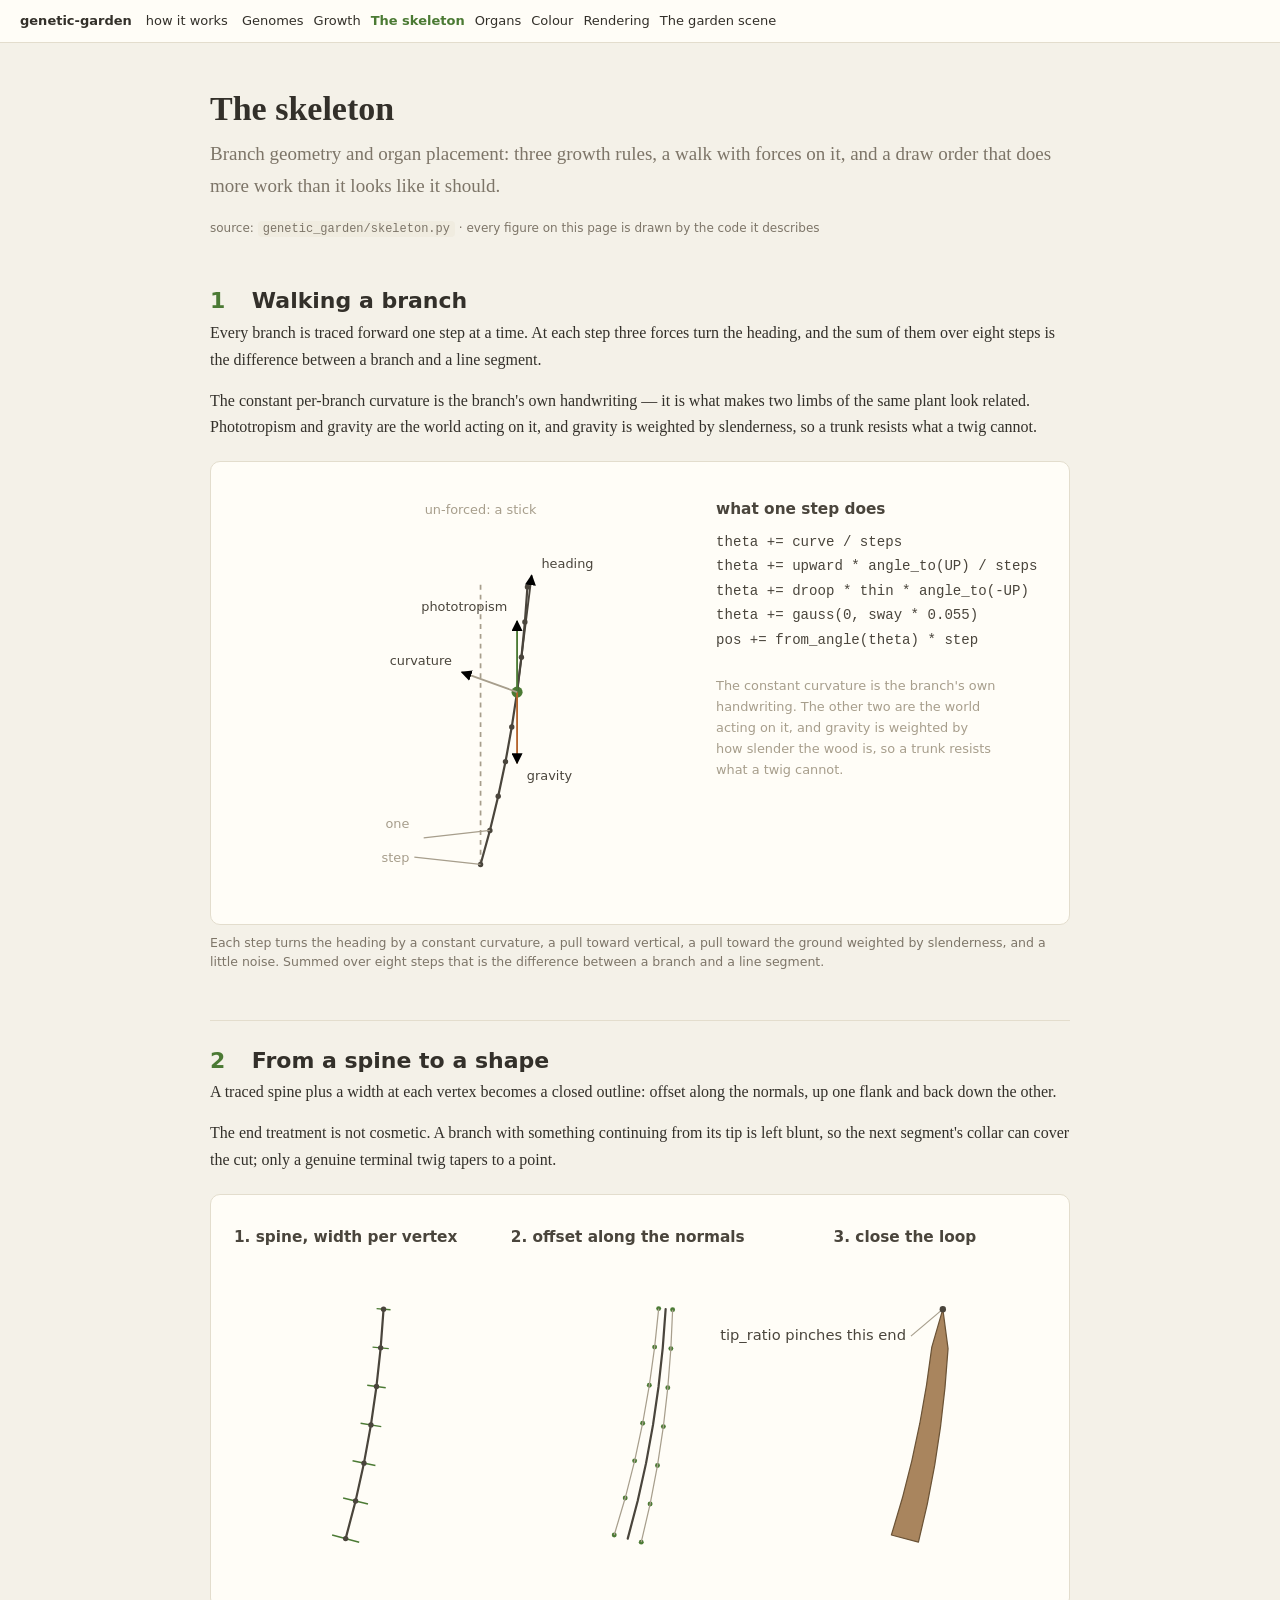
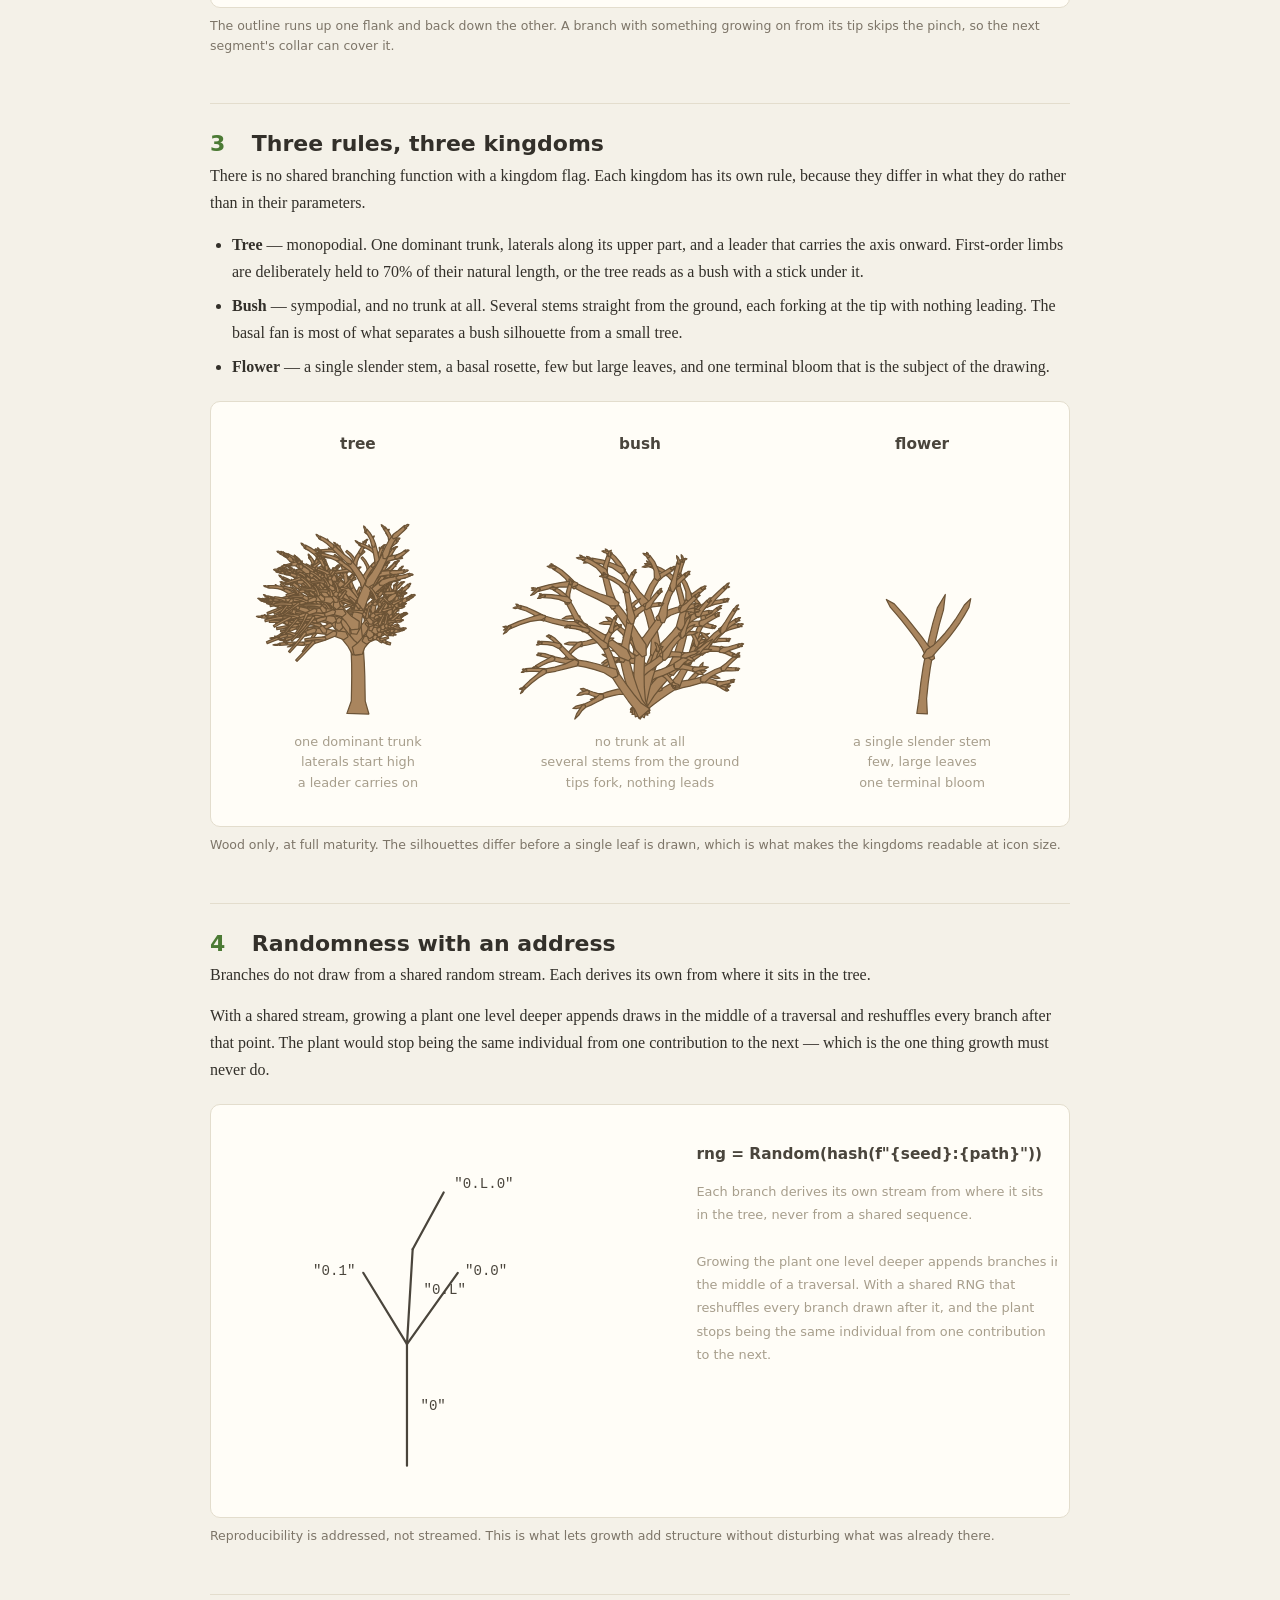
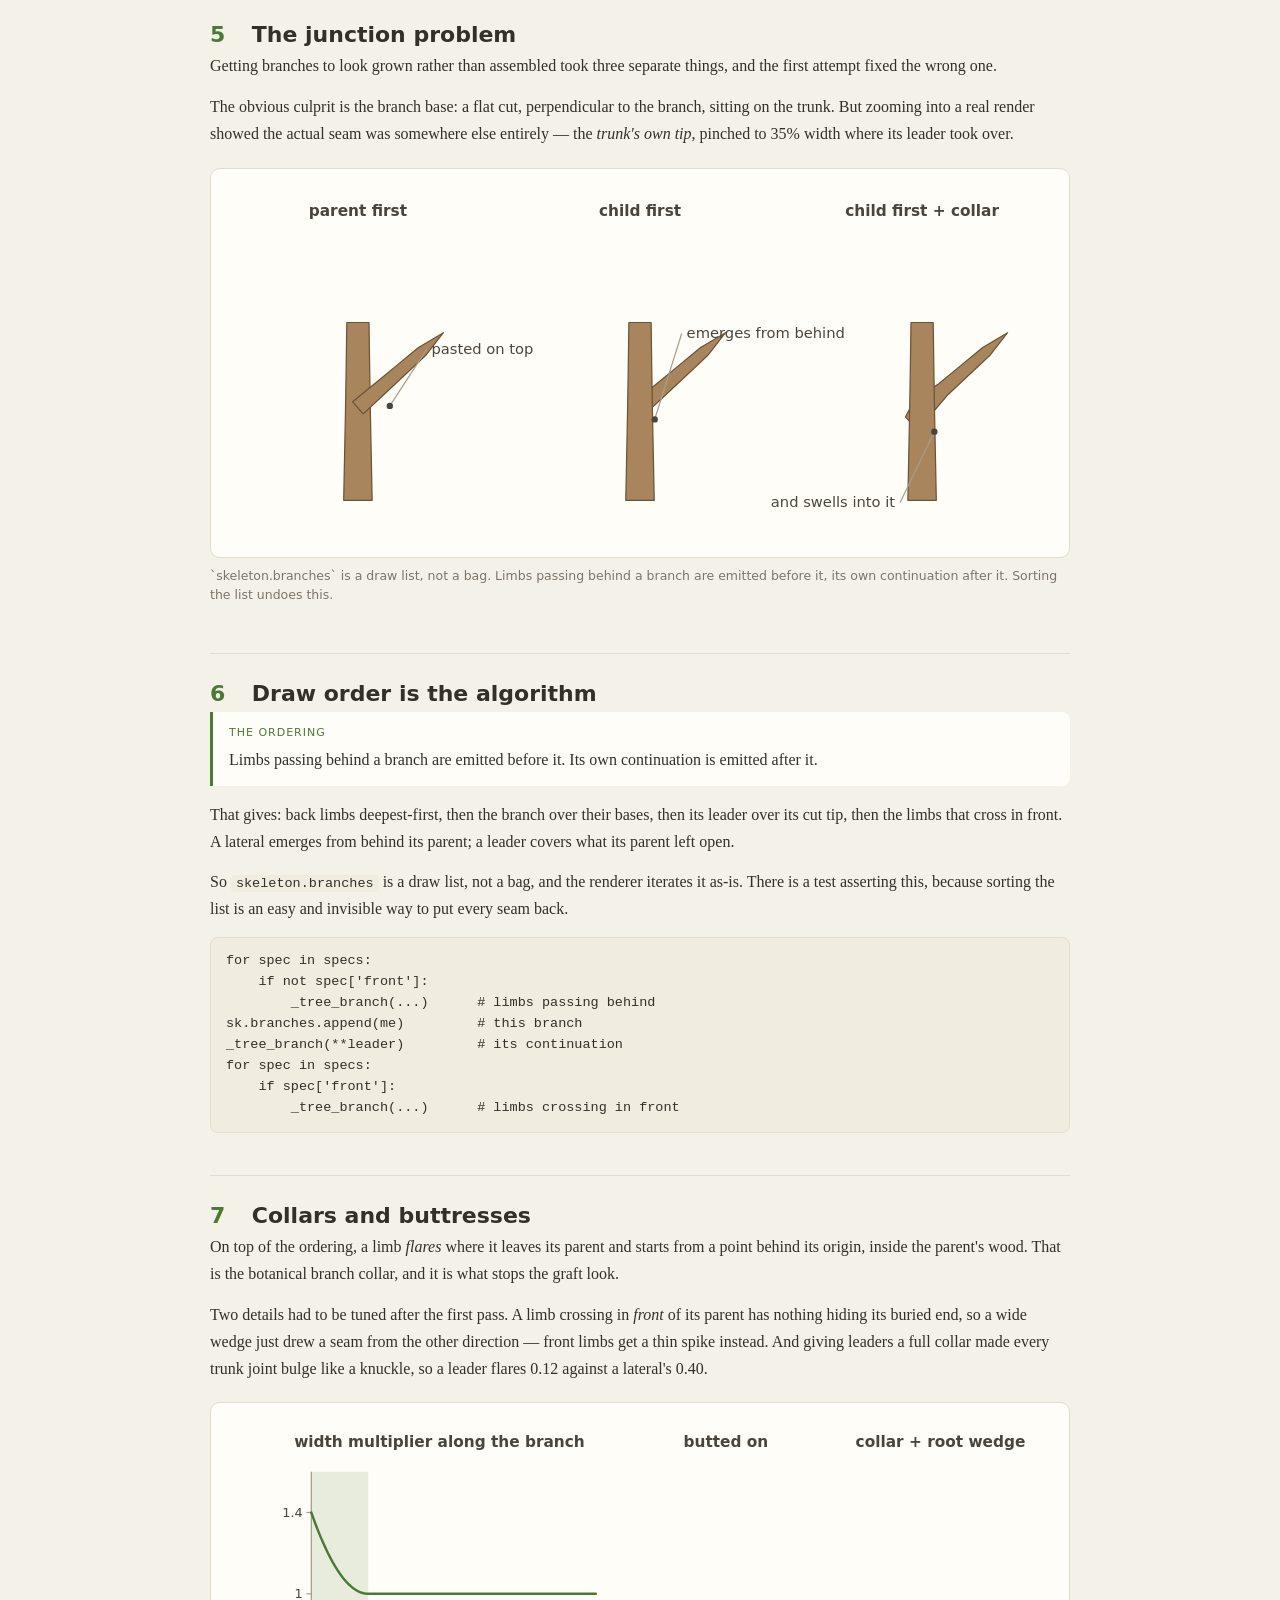
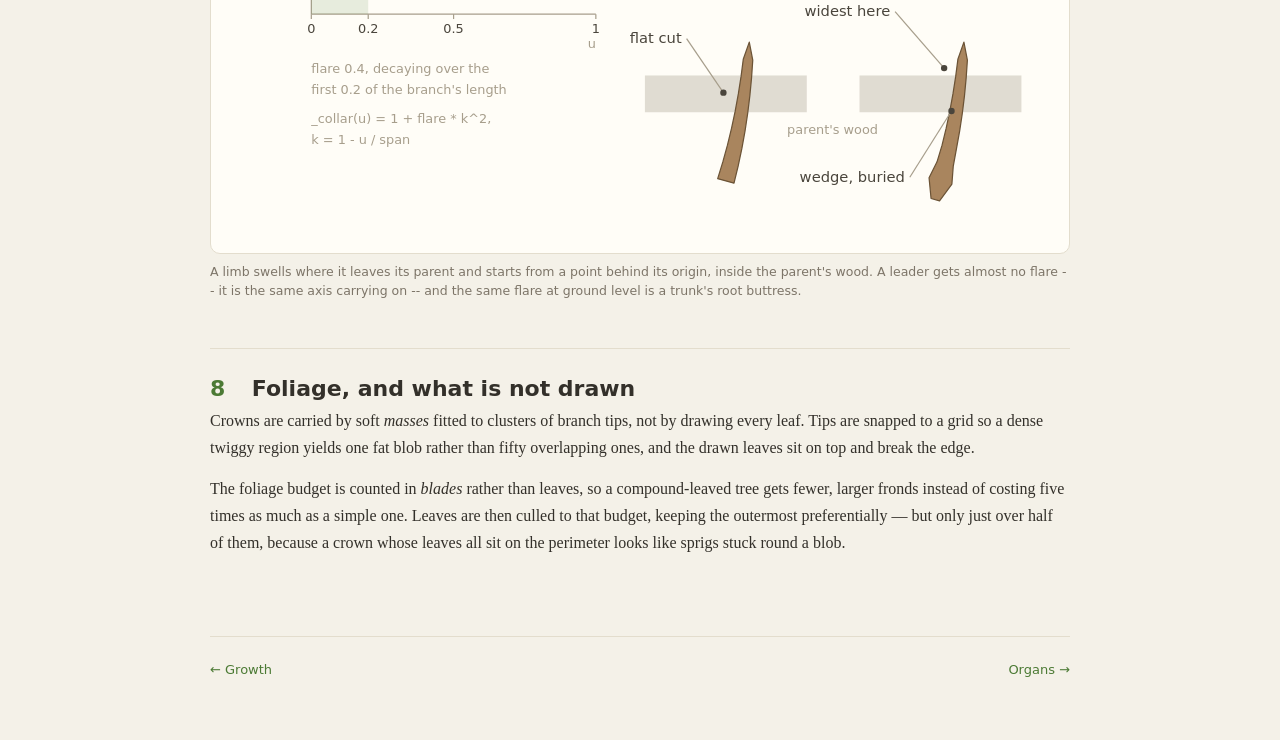
<file: genetic_garden/web/docs/skeleton.html>
<!doctype html><html lang="en"><head><meta charset="utf-8"><meta name="viewport" content="width=device-width,initial-scale=1"><title>The skeleton &mdash; genetic-garden</title><meta name="description" content="Branch geometry and organ placement: three growth rules, a walk with forces on it, and a draw order that does more work than it looks like it should."><link rel="stylesheet" href="docs.css"></head><body><div class="topbar"><a class="home" href="/">genetic-garden</a><a href="index.html">how it works</a><nav><a href="genome.html">Genomes</a><a href="growth.html">Growth</a><a href="skeleton.html" class="on">The skeleton</a><a href="organs.html">Organs</a><a href="palette.html">Colour</a><a href="render.html">Rendering</a><a href="garden.html">The garden scene</a></nav></div><div class="layout"><header class="page"><h1>The skeleton</h1><p class="standfirst">Branch geometry and organ placement: three growth rules, a walk with forces on it, and a draw order that does more work than it looks like it should.</p><p class="meta">source: <code>genetic_garden/skeleton.py</code> &middot; every figure on this page is drawn by the code it describes</p></header><section class="step"><h2><span class="num">1</span>Walking a branch</h2><p>Every branch is traced forward one step at a time. At each step three forces turn the heading, and the sum of them over eight steps is the difference between a branch and a line segment.</p><p>The constant per-branch curvature is the branch's own handwriting — it is what makes two limbs of the same plant look related. Phototropism and gravity are the world acting on it, and gravity is weighted by slenderness, so a trunk resists what a twig cannot.</p><figure class="plate" id="fig-trace_forces"><div class="frame"><svg class="fig" xmlns="http://www.w3.org/2000/svg" viewBox="0 0 680 360" role="img" aria-label="Each step turns the heading by a constant curvature, a pull toward vertical, a pull toward the ground weighted by slenderness, and a little noise. Summed over eight steps that is the difference between a branch and a line segment."><defs><marker id="gg-arrow" viewBox="0 0 10 10" refX="9" refY="5" markerWidth="6" markerHeight="6" orient="auto-start-reverse"><path d="M0,0 L10,5 L0,10 z" class="fig-arrowhead"/></marker></defs><path class="fig-ghost" d="M210,320L210,291.25L210,262.5L210,233.75L210,205L210,176.25L210,147.5L210,118.75L210,90"/><text class="fig-text fig-small fig-muted-ink" x="210" y="34" text-anchor="middle">un-forced: a stick</text><path class="fig-spine" d="M210,320L217.62,292.28L224.39,264.34L230.32,236.2L235.44,207.91L239.77,179.49L243.33,150.96L246.14,122.35L248.23,93.68"/><circle class="fig-dot" cx="210" cy="320" r="2.2"/><circle class="fig-dot" cx="217.62" cy="292.28" r="2.2"/><circle class="fig-dot" cx="224.39" cy="264.34" r="2.2"/><circle class="fig-dot" cx="230.32" cy="236.2" r="2.2"/><circle class="fig-dot" cx="235.44" cy="207.91" r="2.2"/><circle class="fig-dot" cx="239.77" cy="179.49" r="2.2"/><circle class="fig-dot" cx="243.33" cy="150.96" r="2.2"/><circle class="fig-dot" cx="246.14" cy="122.35" r="2.2"/><circle class="fig-dot" cx="248.23" cy="93.68" r="2.2"/><path class="fig-leader" d="M210,320L156,314"/><path class="fig-leader" d="M217.62,292.28L163.62,298.28"/><text class="fig-text fig-small fig-muted-ink" x="152" y="290.28" text-anchor="end">one</text><text class="fig-text fig-small fig-muted-ink" x="152" y="318" text-anchor="end">step</text><circle class="fig-dot fig-dot-big" cx="239.77" cy="179.49" r="4.5"/><path class="fig-arrow" d="M239.77,179.49L251.65,84.23" marker-end="url(#gg-arrow)"/><text class="fig-text fig-small" x="259.65" y="78.23" text-anchor="start">heading</text><path class="fig-arrow fig-accent-stroke" d="M239.77,179.49L239.77,121.49" marker-end="url(#gg-arrow)"/><text class="fig-text fig-small" x="231.77" y="113.49" text-anchor="end">phototropism</text><path class="fig-arrow fig-warn-stroke" d="M239.77,179.49L239.77,237.49" marker-end="url(#gg-arrow)"/><text class="fig-text fig-small" x="247.77" y="251.49" text-anchor="start">gravity</text><path class="fig-arrow fig-muted-stroke" d="M239.77,179.49L194.59,163.26" marker-end="url(#gg-arrow)"/><text class="fig-text fig-small" x="186.59" y="157.26" text-anchor="end">curvature</text><text class="fig-text fig-label" x="402" y="34" text-anchor="start">what one step does</text><text class="fig-text fig-code" x="402" y="60" text-anchor="start">theta += curve / steps</text><text class="fig-text fig-code" x="402" y="80" text-anchor="start">theta += upward * angle_to(UP) / steps</text><text class="fig-text fig-code" x="402" y="100" text-anchor="start">theta += droop * thin * angle_to(-UP)</text><text class="fig-text fig-code" x="402" y="120" text-anchor="start">theta += gauss(0, sway * 0.055)</text><text class="fig-text fig-code" x="402" y="140" text-anchor="start">pos   += from_angle(theta) * step</text><text class="fig-text fig-small fig-muted-ink" x="402" y="178" text-anchor="start">The constant curvature is the branch's own</text><text class="fig-text fig-small fig-muted-ink" x="402" y="195" text-anchor="start">handwriting. The other two are the world</text><text class="fig-text fig-small fig-muted-ink" x="402" y="212" text-anchor="start">acting on it, and gravity is weighted by</text><text class="fig-text fig-small fig-muted-ink" x="402" y="229" text-anchor="start">how slender the wood is, so a trunk resists</text><text class="fig-text fig-small fig-muted-ink" x="402" y="246" text-anchor="start">what a twig cannot.</text></svg></div><figcaption>Each step turns the heading by a constant curvature, a pull toward vertical, a pull toward the ground weighted by slenderness, and a little noise. Summed over eight steps that is the difference between a branch and a line segment.</figcaption></figure></section><section class="step"><h2><span class="num">2</span>From a spine to a shape</h2><p>A traced spine plus a width at each vertex becomes a closed outline: offset along the normals, up one flank and back down the other.</p><p>The end treatment is not cosmetic. A branch with something continuing from its tip is left blunt, so the next segment's collar can cover the cut; only a genuine terminal twig tapers to a point.</p><figure class="plate" id="fig-taper_outline"><div class="frame"><svg class="fig" xmlns="http://www.w3.org/2000/svg" viewBox="0 0 680 320" role="img" aria-label="The outline runs up one flank and back down the other. A branch with something growing on from its tip skips the pinch, so the next segment's collar can cover it."><text class="fig-text fig-label" x="100" y="30" text-anchor="middle">1. spine, width per vertex</text><path class="fig-spine" d="M100,272L108.09,241.38L114.94,210.47L120.61,179.31L125.13,147.97L128.55,116.49L130.91,84.91"/><path class="fig-dim" d="M111.02,274.91L88.98,269.09"/><circle class="fig-dot" cx="100" cy="272" r="2.2"/><path class="fig-dim" d="M118.24,243.85L97.93,238.92"/><circle class="fig-dot" cx="108.09" cy="241.38" r="2.2"/><path class="fig-dim" d="M124.26,212.35L105.63,208.59"/><circle class="fig-dot" cx="114.94" cy="210.47" r="2.2"/><path class="fig-dim" d="M129.05,180.69L112.17,177.94"/><circle class="fig-dot" cx="120.61" cy="179.31" r="2.2"/><path class="fig-dim" d="M132.67,148.92L117.59,147.02"/><circle class="fig-dot" cx="125.13" cy="147.97" r="2.2"/><path class="fig-dim" d="M135.17,117.1L121.93,115.88"/><circle class="fig-dot" cx="128.55" cy="116.49" r="2.2"/><path class="fig-dim" d="M136.6,85.33L125.23,84.49"/><circle class="fig-dot" cx="130.91" cy="84.91" r="2.2"/><text class="fig-text fig-label" x="330" y="30" text-anchor="middle">2. offset along the normals</text><path class="fig-spine" d="M330,272L338.09,241.38L344.94,210.47L350.61,179.31L355.13,147.97L358.55,116.49L360.91,84.91"/><circle class="fig-dot fig-accent-fill" cx="318.98" cy="269.09" r="2"/><circle class="fig-dot fig-accent-fill" cx="341.02" cy="274.91" r="2"/><circle class="fig-dot fig-accent-fill" cx="327.93" cy="238.92" r="2"/><circle class="fig-dot fig-accent-fill" cx="348.24" cy="243.85" r="2"/><circle class="fig-dot fig-accent-fill" cx="335.63" cy="208.59" r="2"/><circle class="fig-dot fig-accent-fill" cx="354.26" cy="212.35" r="2"/><circle class="fig-dot fig-accent-fill" cx="342.17" cy="177.94" r="2"/><circle class="fig-dot fig-accent-fill" cx="359.05" cy="180.69" r="2"/><circle class="fig-dot fig-accent-fill" cx="347.59" cy="147.02" r="2"/><circle class="fig-dot fig-accent-fill" cx="362.67" cy="148.92" r="2"/><circle class="fig-dot fig-accent-fill" cx="351.93" cy="115.88" r="2"/><circle class="fig-dot fig-accent-fill" cx="365.17" cy="117.1" r="2"/><circle class="fig-dot fig-accent-fill" cx="355.23" cy="84.49" r="2"/><circle class="fig-dot fig-accent-fill" cx="366.6" cy="85.33" r="2"/><path class="fig-thin" d="M318.98,269.09L327.93,238.92L335.63,208.59L342.17,177.94L347.59,147.02L351.93,115.88L355.23,84.49"/><path class="fig-thin" d="M341.02,274.91L348.24,243.85L354.26,212.35L359.05,180.69L362.67,148.92L365.17,117.1L366.6,85.33"/><text class="fig-text fig-label" x="556" y="30" text-anchor="middle">3. close the loop</text><path class="fig-wood" d="M544.98,269.09L553.93,238.92L561.63,208.59L568.17,177.94L573.59,147.02L577.93,115.88L586.91,84.91L586.91,84.91L591.17,117.1L588.67,148.92L585.05,180.69L580.26,212.35L574.24,243.85L567.02,274.91Z"/><path class="fig-leader" d="M586.91,84.91L560.91,106.91"/><circle class="fig-dot" cx="586.91" cy="84.91" r="2.6"/><text class="fig-text" x="556.91" y="110.41" text-anchor="end">tip_ratio pinches this end</text></svg></div><figcaption>The outline runs up one flank and back down the other. A branch with something growing on from its tip skips the pinch, so the next segment&#x27;s collar can cover it.</figcaption></figure></section><section class="step"><h2><span class="num">3</span>Three rules, three kingdoms</h2><p>There is no shared branching function with a kingdom flag. Each kingdom has its own rule, because they differ in what they do rather than in their parameters.</p><ul><li><strong>Tree</strong> — monopodial. One dominant trunk, laterals along its upper part, and a leader that carries the axis onward. First-order limbs are deliberately held to 70% of their natural length, or the tree reads as a bush with a stick under it.</li><li><strong>Bush</strong> — sympodial, and no trunk at all. Several stems straight from the ground, each forking at the tip with nothing leading. The basal fan is most of what separates a bush silhouette from a small tree.</li><li><strong>Flower</strong> — a single slender stem, a basal rosette, few but large leaves, and one terminal bloom that is the subject of the drawing.</li></ul><figure class="plate" id="fig-kingdom_rules"><div class="frame"><svg class="fig" xmlns="http://www.w3.org/2000/svg" viewBox="0 0 680 330" role="img" aria-label="Wood only, at full maturity. The silhouettes differ before a single leaf is drawn, which is what makes the kingdoms readable at icon size."><path class="fig-wood" d="M86.29,176.21L84.05,176.91L79.01,176.43L73.97,176.7L68.91,177.2L68.73,175.62L73.81,174.99L78.96,174.59L84.12,174.17L86.37,175.2Z"/><path class="fig-wood" d="M77.29,177.43L77.04,179.74L73.23,185.19L69.61,190.75L65.8,196.16L64.58,195.31L68.28,189.86L71.77,184.28L74.83,178.46L76.44,177.01Z"/><path class="fig-wood" d="M94.88,169.36L92.83,172.66L84.74,176.8L76.36,180.35L67.62,182.49L67.01,180.1L75.51,177.85L83.43,174.29L90.51,169.13L93.91,168.13Z"/><path class="fig-wood" d="M62.3,183.3L61.23,183.13L60.07,182.21L58.83,181.43L57.81,180.3L57.81,180.3L59.24,180.77L60.49,181.5L61.85,182.06L62.54,182.91Z"/><path class="fig-wood" d="M56.58,183.49L56.23,184.5L54.65,185.65L53.04,186.72L51.17,187.28L51.17,187.28L52.66,186.1L54.17,185.04L55.41,183.68L56.25,183.22Z"/><path class="fig-wood" d="M69.17,181.62L67.57,182.52L61.79,183.61L56.09,185.03L50.45,186.73L49.9,185L55.55,183.15L61.29,181.57L67.06,180.07L69,180.47Z"/><path class="fig-wood" d="M51.01,186.03L50.2,186.43L48.46,186.35L46.74,186.18L45.13,185.44L45.13,185.44L46.85,185.3L48.5,185.4L50.15,185.3L50.94,185.51Z"/><path class="fig-wood" d="M80.07,166.71L79.51,164.43L80.53,161.2L81.36,157.94L82.5,154.79L83.94,155.29L82.93,158.39L82.25,161.56L82.1,164.84L81.03,166.83Z"/><path class="fig-wood" d="M79.42,160.91L77.36,160.96L73.38,159.57L69.23,158.8L65.01,158.3L65.16,156.88L69.44,157.28L73.71,157.96L78.03,158.61L79.74,160.06Z"/><path class="fig-wood" d="M85.03,172.71L82.15,170.59L79.66,165.36L76.63,160.47L73.59,155.58L75.57,154.31L78.76,159.1L81.95,163.91L85.57,168.43L86.29,171.9Z"/><path class="fig-wood" d="M72.22,152.73L71.86,151.7L72.28,150.72L72.69,149.8L73.52,149.17L73.52,149.17L73.35,150.14L73.03,150.96L73.03,151.83L72.66,152.73Z"/><path class="fig-wood" d="M74.8,156.73L73.56,155.56L71.66,152.39L69.17,149.69L66.21,147.39L67.26,145.99L70.42,148.29L73.23,151.13L75.61,154.32L75.81,156.26Z"/><path class="fig-wood" d="M69.95,171.97L67.9,171.56L64.17,169.31L60.14,167.7L55.91,166.6L56.26,165.19L60.61,166.21L64.84,167.77L69.08,169.35L70.46,171.2Z"/><path class="fig-wood" d="M62.61,170.41L61.54,172.16L56.77,175.36L52.12,178.7L47.46,182.02L46.66,180.92L51.25,177.52L55.83,174.11L60.11,170.32L62.08,169.72Z"/><path class="fig-wood" d="M79.19,168.18L76.5,170.5L68.71,171.73L60.88,172.45L53.11,172.23L53.14,169.98L60.77,170.03L68.27,169.18L75.45,166.79L78.68,166.84Z"/><path class="fig-wood" d="M48.92,170.3L48.29,171.12L46.52,171.75L44.77,172.36L42.9,172.47L42.9,172.47L44.56,171.68L46.23,171.05L47.76,170.12L48.69,169.95Z"/><path class="fig-wood" d="M54.65,171.9L53,172.24L47.97,171.58L42.91,171.47L37.81,171.59L37.75,169.93L42.89,169.68L48.07,169.67L53.25,169.97L54.82,170.85Z"/><path class="fig-wood" d="M104.12,175.33L98.61,175.74L91.24,173.05L83.56,171.58L75.78,170.62L67.92,169.86L68.23,166.12L76.17,166.67L84.16,167.44L92.1,168.74L100.22,169.48L104.83,173.05Z"/><path class="fig-wood" d="M58.49,163.87L58.03,162.91L58.12,161.92L57.98,160.96L58.12,159.91L58.12,159.91L58.73,160.8L58.93,161.8L59.24,162.79L58.95,163.83Z"/><path class="fig-wood" d="M56.42,160.66L55.4,160.8L54.2,160.22L52.98,159.76L51.91,158.94L51.91,158.94L53.23,159.09L54.44,159.49L55.7,159.69L56.51,160.25Z"/><path class="fig-wood" d="M62.44,168.19L60.2,166.81L57.92,163.6L54.96,161.01L51.73,158.65L52.78,157.18L56.14,159.48L59.35,162.1L62.56,164.8L63.36,167.5Z"/><path class="fig-wood" d="M50.62,164.97L49.6,165.07L48.42,164.46L47.21,163.97L46.18,163.11L46.18,163.11L47.49,163.31L48.69,163.74L49.94,163.98L50.73,164.56Z"/><path class="fig-wood" d="M57.27,163.25L55.18,164.64L50.02,165.46L45,166.77L40.05,168.36L39.51,166.76L44.47,165.04L49.52,163.58L54.49,161.83L57.04,162.2Z"/><path class="fig-wood" d="M70.53,169.48L67.52,169.82L60.84,167.32L54.23,164.6L47.89,161.43L49.1,158.92L55.43,161.86L61.92,164.3L68.62,166.16L70.93,167.75Z"/><path class="fig-wood" d="M44.65,159.02L43.78,158.15L43.54,157L43.08,155.97L42.91,154.75L42.91,154.75L43.86,155.56L44.4,156.61L45.07,157.59L45.13,158.81Z"/><path class="fig-wood" d="M41.17,156.15L40.17,156.8L38.61,156.77L37.07,156.72L35.6,156.2L35.6,156.2L37.11,155.91L38.56,155.89L39.96,155.51L41.06,155.68Z"/><path class="fig-wood" d="M49.71,161.92L47.75,161.38L43.91,158.94L39.7,157.21L35.29,155.76L35.9,153.79L40.43,155.11L44.94,156.79L49.25,158.97L50.51,160.88Z"/><path class="fig-wood" d="M36.3,155.43L35.32,155.36L34.15,154.68L32.96,154.03L32.02,152.95L32.02,152.95L33.43,153.14L34.63,153.72L35.86,154.2L36.55,154.89Z"/><path class="fig-wood" d="M94.08,157.88L91.86,157.78L87.59,155.86L83.02,154.89L78.33,154.32L78.5,152.8L83.27,153.27L88.05,154.16L92.78,155.33L94.48,157Z"/><path class="fig-wood" d="M88.38,153.75L87.85,151.63L88.75,148.73L89.44,145.79L90.34,142.94L91.71,143.34L90.92,146.17L90.36,149.04L90.27,151.99L89.28,153.86Z"/><path class="fig-wood" d="M96.95,164.42L93.94,162.46L91.21,157.32L88.01,152.51L84.93,147.62L86.91,146.34L90.12,151.1L93.44,155.79L97.25,160.13L98.16,163.53Z"/><path class="fig-wood" d="M82.85,145.52L82.39,144.6L82.44,143.66L82.31,142.74L82.46,141.74L82.46,141.74L83.04,142.59L83.23,143.53L83.57,144.46L83.29,145.47Z"/><path class="fig-wood" d="M86.65,148.63L85.11,147.87L82.39,145.34L79.3,143.31L75.89,141.72L76.6,140.13L80.18,141.66L83.57,143.72L86.73,146.1L87.48,147.88Z"/><path class="fig-wood" d="M98.13,156.07L98.28,153.84L100.06,151.24L101.66,148.58L103.24,145.93L104.51,146.66L103.02,149.36L101.54,152.04L100.53,154.94L98.98,156.45Z"/><path class="fig-wood" d="M100.9,152.42L102.79,151.71L104.65,151.99L106.5,151.77L108.35,151.4L108.65,152.73L106.77,153.21L104.81,153.55L102.84,154.05L100.88,153.29Z"/><path class="fig-wood" d="M93.16,157.52L95.1,154.55L98.83,153.23L102.38,151.75L106.01,150.65L106.71,152.79L103.25,154.01L99.98,155.55L97.18,157.82L94.03,158.67Z"/><path class="fig-wood" d="M107.69,150.41L108.66,150.11L109.28,150.4L109.89,150.56L110.4,151.06L110.4,151.06L109.72,151.25L109.14,151.14L108.55,151.24L107.66,150.82Z"/><path class="fig-wood" d="M104.64,151.89L105.88,150.68L108.17,149.82L110.32,148.69L112.45,147.46L113.32,148.88L111.22,150.24L109.04,151.53L106.83,152.77L105.07,152.86Z"/><path class="fig-wood" d="M96.1,147.73L94.1,147.65L90.34,146.12L86.38,145.23L82.33,144.66L82.5,143.28L86.63,143.75L90.74,144.57L94.88,145.39L96.47,146.92Z"/><path class="fig-wood" d="M91.43,143.81L91.11,141.85L92.07,139.4L92.83,136.92L93.64,134.47L94.88,134.86L94.17,137.32L93.52,139.78L93.3,142.33L92.24,143.97Z"/><path class="fig-wood" d="M97.08,154.13L94.85,151.81L93.38,147.06L91.17,142.61L89.01,138.11L90.94,137.15L93.24,141.57L95.61,145.98L98.24,150.33L98.34,153.61Z"/><path class="fig-wood" d="M90.56,139.17L89.21,138.41L86.94,136.16L84.28,134.39L81.38,132.86L82.09,131.44L85.12,132.9L88.05,134.69L90.75,136.85L91.35,138.53Z"/><path class="fig-wood" d="M93.61,171.38L92.04,166.15L93.5,161.08L94.14,156L94.65,150.89L95.3,145.77L98.88,146.15L98.43,151.24L98.13,156.37L97.69,161.5L98.2,166.66L95.89,171.55Z"/><path class="fig-wood" d="M97.92,139.08L96.88,139.2L95.63,138.6L94.37,138.07L93.34,137.11L93.34,137.11L94.68,137.4L95.9,137.87L97.2,138.07L98.03,138.66Z"/><path class="fig-wood" d="M99.37,144.31L97.71,142.52L96.24,139.23L93.89,136.47L91.14,133.98L92.28,132.68L95.2,135.16L97.84,138.04L100.34,141.16L100.4,143.92Z"/><path class="fig-wood" d="M99.31,138.19L101.23,136.78L103.53,136.46L105.71,135.68L107.85,134.79L108.51,136.26L106.37,137.28L104.17,138.2L102.04,139.43L99.57,139.18Z"/><path class="fig-wood" d="M95.61,148.28L95.38,145.3L97.7,141.07L100.52,137.21L103.74,133.85L105.7,135.65L102.75,139L100.35,142.61L98.79,146.63L97.25,148.71Z"/><path class="fig-wood" d="M105.44,132.53L106.32,131.71L107.16,131.69L107.93,131.56L108.74,131.88L108.74,131.88L108.07,132.39L107.38,132.56L106.78,132.97L105.63,132.99Z"/><path class="fig-wood" d="M108,130.91L107.79,129.77L108.36,128.85L108.9,127.97L109.82,127.43L109.82,127.43L109.55,128.41L109.12,129.21L109,130.09L108.45,130.98Z"/><path class="fig-wood" d="M103.07,135.95L103.63,133.94L105.65,131.65L107.55,129.29L109.46,126.93L111.02,128.13L109.24,130.58L107.46,133.03L105.81,135.56L104.09,136.69Z"/><path class="fig-wood" d="M109.39,127.88L109.87,127.04L110.71,126.6L111.57,126.23L112.57,126.43L112.57,126.43L111.92,127.13L111.21,127.49L110.61,128.02L109.76,128.31Z"/><path class="fig-wood" d="M78.72,157.5L77.74,159.46L72.76,163.48L67.86,167.59L62.95,171.64L62.01,170.53L66.85,166.39L71.65,162.23L76.04,157.62L78.09,156.81Z"/><path class="fig-wood" d="M70.5,159.92L68.62,159.47L65.34,157.4L61.68,156.12L57.86,155.24L58.15,153.91L62.07,154.71L65.94,155.96L69.76,157.44L71.01,159.21Z"/><path class="fig-wood" d="M87.8,157.65L84.83,159.63L76.95,159.84L69.1,159.66L61.41,158.55L61.7,156.33L69.28,157.25L76.83,157.25L84.27,155.81L87.46,156.26Z"/><path class="fig-wood" d="M57.19,158.63L56.19,158.51L55.16,157.73L54.09,157.02L53.25,156.01L53.25,156.01L54.48,156.43L55.54,157.08L56.73,157.51L57.38,158.26Z"/><path class="fig-wood" d="M63.21,157.89L61.66,158.58L56.59,158.96L51.56,159.7L46.55,160.67L46.21,159.04L51.24,157.94L56.33,157.06L61.44,156.3L63.16,156.83Z"/><path class="fig-wood" d="M74.61,152.98L74.51,150.86L75.86,148.29L76.88,145.6L78.03,142.96L79.32,143.49L78.28,146.14L77.37,148.83L76.77,151.64L75.46,153.26Z"/><path class="fig-wood" d="M74.53,148.24L72.66,147.88L69.6,145.89L66.25,144.52L62.72,143.56L63.04,142.3L66.68,143.19L70.22,144.52L73.75,145.92L74.97,147.54Z"/><path class="fig-wood" d="M78.7,158.68L76.36,156.49L74.55,151.85L72.2,147.48L69.72,143.17L71.57,142.07L74.2,146.32L76.72,150.66L79.64,154.8L79.93,158.08Z"/><path class="fig-wood" d="M70.56,144.26L69.64,143.04L68.38,140.12L66.59,137.47L64.46,134.99L65.65,133.93L67.93,136.4L69.96,139.18L71.66,142.2L71.54,144Z"/><path class="fig-wood" d="M66.31,153.9L65.66,155.85L61.65,159.71L57.72,163.62L53.73,167.43L52.8,166.48L56.72,162.6L60.54,158.66L63.95,154.34L65.65,153.37Z"/><path class="fig-wood" d="M59.45,156.74L57.67,156.46L54.75,154.78L51.56,153.67L48.25,152.88L48.53,151.67L51.92,152.38L55.26,153.44L58.62,154.54L59.86,156.06Z"/><path class="fig-wood" d="M74.32,153.61L71.75,155.61L64.95,156.27L58.16,156.61L51.44,156.29L51.52,154.24L58.13,154.4L64.66,153.93L70.97,152.16L73.92,152.37Z"/><path class="fig-wood" d="M53.02,155.57L51.63,156.3L47.25,156.79L42.95,157.68L38.64,158.71L38.27,157.23L42.57,156.08L46.93,155.07L51.33,154.23L52.9,154.6Z"/><path class="fig-wood" d="M94.99,163.05L89.91,162.83L83.9,159.62L77.47,157.48L70.93,155.65L64.28,154.02L65.05,150.68L71.8,152.12L78.54,153.81L85.2,155.82L92.09,157.35L95.87,161.04Z"/><path class="fig-wood" d="M61.53,149.88L59.41,151.14L54.42,151.63L49.58,152.83L44.79,154.31L44.28,152.74L49.09,151.13L54,149.78L58.9,148.36L61.36,148.85Z"/><path class="fig-wood" d="M54.38,148.94L52.72,147.5L51.3,144.84L49.18,142.7L46.76,140.78L47.69,139.56L50.26,141.44L52.64,143.68L54.95,146.07L55.26,148.5Z"/><path class="fig-wood" d="M66.67,154.04L63.95,153.94L58.49,151.05L53.16,147.97L47.93,144.82L49.21,142.62L54.51,145.6L59.82,148.45L65.39,150.76L67.29,152.54Z"/><path class="fig-wood" d="M45.12,143.85L44.12,143.33L43.62,142.43L42.98,141.67L42.63,140.65L42.63,140.65L43.58,141.14L44.27,141.87L45.08,142.49L45.48,143.53Z"/><path class="fig-wood" d="M41.55,142.4L40.73,143.11L39.38,143.25L38.06,143.42L36.73,143.1L36.73,143.1L37.99,142.67L39.23,142.46L40.38,141.97L41.4,141.98Z"/><path class="fig-wood" d="M50.14,144.86L48.27,144.98L44.44,143.99L40.5,143.55L36.48,143.38L36.53,141.49L40.62,141.53L44.75,141.84L48.87,142.46L50.51,143.72Z"/><path class="fig-wood" d="M37.31,142.8L36.43,143.02L35.27,142.74L34.11,142.43L33.12,141.66L33.12,141.66L34.35,141.55L35.46,141.78L36.59,141.86L37.37,142.26Z"/><path class="fig-wood" d="M113.05,191.54L105.19,187.62L101.39,180.71L96.78,174.54L92.52,168.15L88.46,161.69L84.63,155.12L89.55,152.15L93.54,158.49L97.72,164.66L102.05,170.68L106.67,176.45L112.58,181.09L115.74,189.04Z"/><path class="fig-wood" d="M88.57,143.66L88.8,142.57L89.64,141.87L90.47,141.21L91.53,140.98L91.53,140.98L90.92,141.83L90.22,142.45L89.79,143.28L88.96,143.9Z"/><path class="fig-wood" d="M91.03,141.32L92.05,141.26L92.58,141.68L93.16,141.94L93.56,142.56L93.56,142.56L92.86,142.59L92.29,142.39L91.67,142.35L90.9,141.73Z"/><path class="fig-wood" d="M84.05,143.95L86.2,142.39L88.91,141.96L91.44,140.93L93.9,139.68L94.75,141.27L92.28,142.68L89.67,143.89L87.11,145.35L84.34,145.07Z"/><path class="fig-wood" d="M90.58,137.41L89.89,136.71L89.48,135.51L88.87,134.39L88.48,133.12L88.48,133.12L89.48,134.02L90.15,135.14L90.92,136.22L90.97,137.25Z"/><path class="fig-wood" d="M88.7,142.26L88.22,139.73L89.47,136.22L90.6,132.72L91.81,129.29L93.41,129.83L92.32,133.27L91.34,136.71L91.06,140.29L89.76,142.44Z"/><path class="fig-wood" d="M81.98,151.46L82.02,147.03L85.33,142.97L88.52,139.02L92.09,135.56L94.07,137.52L90.77,141L87.98,144.77L86.33,149.12L83.65,152.07Z"/><path class="fig-wood" d="M94.46,134.2L95.64,133.8L96.46,134.12L97.26,134.29L97.97,134.87L97.97,134.87L97.1,135.15L96.33,135.04L95.55,135.19L94.44,134.71Z"/><path class="fig-wood" d="M97.57,133.41L97.53,132.19L98.29,131.31L99,130.47L100.09,130.08L100.09,130.08L99.59,131.04L99.01,131.81L98.73,132.72L98.03,133.56Z"/><path class="fig-wood" d="M91.08,137.28L92.19,135.44L94.85,133.57L97.44,131.59L100.02,129.62L101.31,131.24L98.82,133.32L96.35,135.42L93.97,137.65L91.9,138.32Z"/><path class="fig-wood" d="M99.74,130.69L100.34,129.88L101.26,129.52L102.17,129.16L103.23,129.36L103.23,129.36L102.52,130.1L101.73,130.49L100.99,130.98L100.07,131.18Z"/><path class="fig-wood" d="M72.72,137.56L72.49,136.5L73,135.59L73.52,134.74L74.42,134.24L74.42,134.24L74.12,135.16L73.71,135.92L73.63,136.77L73.15,137.62Z"/><path class="fig-wood" d="M75.07,142.43L73.52,140.55L72.22,137.17L70.12,134.21L67.53,131.58L68.74,130.34L71.53,132.99L73.89,136.1L76.22,139.33L76.12,142.1Z"/><path class="fig-wood" d="M71.3,137.09L69.31,138.41L64.53,139.26L59.86,140.62L55.21,142.04L54.72,140.5L59.35,138.96L64.01,137.48L68.62,135.73L71.08,136.08Z"/><path class="fig-wood" d="M83.91,145.04L79.81,144.89L74.2,141.32L68.32,138.35L62.53,135.2L63.77,132.84L69.61,135.79L75.54,138.56L81.73,140.73L84.57,143.47Z"/><path class="fig-wood" d="M59.54,132.9L58.77,132.01L58.61,130.94L58.2,129.97L58.1,128.83L58.1,128.83L58.96,129.61L59.44,130.6L60.03,131.55L60,132.73Z"/><path class="fig-wood" d="M56.48,129.94L55.54,130.58L54.08,130.57L52.65,130.59L51.26,130.14L51.26,130.14L52.65,129.81L54.01,129.73L55.31,129.35L56.37,129.49Z"/><path class="fig-wood" d="M64.35,135.67L62.42,135.17L58.87,132.79L55.04,130.95L50.97,129.52L51.59,127.65L55.82,128.98L59.93,130.78L63.87,132.88L65.09,134.64Z"/><path class="fig-wood" d="M51.96,129.21L51.01,129.14L49.93,128.46L48.84,127.8L48.04,126.72L48.04,126.72L49.34,126.98L50.42,127.56L51.55,128.04L52.2,128.7Z"/><path class="fig-wood" d="M74.31,135.21L75.05,132.83L76.93,131.22L78.51,129.35L80.13,127.53L81.38,128.59L79.87,130.48L78.42,132.4L77.27,134.59L75.14,135.86Z"/><path class="fig-wood" d="M76.32,131.54L74.35,130.55L72.29,128.32L69.76,126.62L67.02,125.16L67.73,123.79L70.58,125.19L73.33,126.88L76.15,128.61L77.05,130.89Z"/><path class="fig-wood" d="M76.52,141.53L74.74,138.2L74.73,133.99L73.92,129.89L72.99,125.78L75.46,125.17L76.58,129.27L77.6,133.42L79.06,137.55L78.13,141.34Z"/><path class="fig-wood" d="M72.8,123.64L72.89,122.47L73.51,121.93L74.06,121.4L74.87,121.28L74.87,121.28L74.59,122L74.17,122.47L74.02,123.08L73.24,123.83Z"/><path class="fig-wood" d="M72.99,120.87L71.93,120.79L71.21,120.18L70.43,119.69L69.87,118.89L69.87,118.89L70.83,119.06L71.6,119.48L72.46,119.72L73.18,120.47Z"/><path class="fig-wood" d="M73.8,127.38L72.96,125.74L72.44,123.17L71.32,120.77L69.82,118.47L71.38,117.41L73.07,119.74L74.46,122.38L75.5,125.21L75,127.26Z"/><path class="fig-wood" d="M70.68,118.81L70.07,118.18L69.83,117.43L69.47,116.72L69.5,115.79L69.5,115.79L70.27,116.29L70.7,116.99L71.14,117.7L71.18,118.6Z"/><path class="fig-wood" d="M87.49,158L84.46,154.91L82.03,149.33L78.84,144.18L75.18,139.33L71.09,134.69L74.22,131.81L78.61,136.42L82.7,141.43L86.32,146.82L89.72,152.36L89.99,156.93Z"/><path class="fig-wood" d="M64.56,130.85L63.43,130.41L62.74,129.49L61.9,128.74L61.3,127.69L61.3,127.69L62.46,128.07L63.35,128.79L64.35,129.38L64.9,130.47Z"/><path class="fig-wood" d="M60.32,130.11L59.7,131.12L58.27,131.72L56.86,132.28L55.32,132.33L55.32,132.33L56.58,131.51L57.88,130.95L58.98,130.05L60.02,129.73Z"/><path class="fig-wood" d="M71.38,130.14L68.58,131.32L64.02,131.06L59.52,131.67L54.99,132.4L54.63,130.39L59.16,129.5L63.76,128.73L68.39,127.82L71.34,128.84Z"/><path class="fig-wood" d="M55.72,131.68L54.78,132.03L53.44,131.83L52.11,131.6L50.9,130.87L50.9,130.87L52.27,130.62L53.55,130.77L54.83,130.76L55.71,131.09Z"/><path class="fig-wood" d="M62.72,123.95L62.74,122.77L63.35,122.19L63.89,121.63L64.72,121.48L64.72,121.48L64.45,122.22L64.05,122.71L63.91,123.33L63.16,124.13Z"/><path class="fig-wood" d="M62.48,121.28L61.41,121.33L60.6,120.82L59.75,120.44L59.08,119.69L59.08,119.69L60.06,119.75L60.9,120.06L61.81,120.19L62.62,120.86Z"/><path class="fig-wood" d="M64.57,128.42L62.97,126.21L62.38,123.61L60.84,121.44L58.88,119.46L60.2,118.09L62.37,120.08L64.27,122.49L66.06,125.12L65.75,128.13Z"/><path class="fig-wood" d="M59.78,119.63L59.04,119.1L58.68,118.36L58.25,117.66L58.18,116.73L58.18,116.73L59.02,117.15L59.5,117.81L60.03,118.45L60.24,119.32Z"/><path class="fig-wood" d="M74.35,136.02L71.23,134.88L67.24,130.89L63.29,126.84L59.62,122.58L61.96,120.47L65.74,124.49L69.72,128.24L74.08,131.62L75.66,134.5Z"/><path class="fig-wood" d="M59.02,119.65L57.75,120.28L56.38,120.06L55.03,119.96L53.76,119.3L53.76,119.3L55.11,118.97L56.39,119L57.64,118.7L58.96,119.06Z"/><path class="fig-wood" d="M54.87,118.9L53.81,118.13L53.58,117.3L53.18,116.59L53.11,115.66L53.11,115.66L53.95,116.09L54.43,116.77L55.06,117.33L55.33,118.6Z"/><path class="fig-wood" d="M61.98,123.62L59.82,122.81L57.01,120.64L53.9,118.86L50.57,117.38L51.47,115.22L54.98,116.6L58.39,118.33L61.75,120.25L62.98,122.52Z"/><path class="fig-wood" d="M51.98,116.82L50.86,117.01L49.82,116.6L48.81,116.21L48.01,115.3L48.01,115.3L49.19,115.14L50.18,115.44L51.18,115.59L52.1,116.16Z"/><path class="fig-wood" d="M119.03,171.64L121.08,170.6L123.42,170.58L125.71,170.06L127.97,169.37L128.46,170.86L126.18,171.68L123.82,172.34L121.48,173.26L119.12,172.64Z"/><path class="fig-wood" d="M123.68,171.17L123.18,168.97L124.2,165.96L125.02,162.94L125.91,159.96L127.32,160.36L126.54,163.35L125.84,166.33L125.66,169.4L124.6,171.29Z"/><path class="fig-wood" d="M116.01,177.5L116.87,173.79L120.29,170.94L123.6,168.17L127.05,165.73L128.49,167.68L125.23,170.2L122.26,172.92L120.16,176.33L117.3,178.34Z"/><path class="fig-wood" d="M129.22,165.16L130.24,164.79L130.94,165.05L131.63,165.16L132.25,165.65L132.25,165.65L131.53,165.91L130.86,165.86L130.19,166.01L129.22,165.61Z"/><path class="fig-wood" d="M132.13,164.85L132.12,163.8L132.75,163.05L133.34,162.33L134.23,161.93L134.23,161.93L133.88,162.8L133.39,163.47L133.15,164.27L132.53,164.99Z"/><path class="fig-wood" d="M125.96,167.11L127.17,165.63L129.72,164.49L132.15,163.2L134.55,161.83L135.47,163.37L133.12,164.87L130.71,166.3L128.37,167.78L126.55,168.1Z"/><path class="fig-wood" d="M122.64,175.14L123.88,173.27L125.9,172.28L127.67,170.94L129.48,169.61L130.4,170.8L128.67,172.21L126.96,173.65L125.4,175.35L123.19,175.92Z"/><path class="fig-wood" d="M126.38,173.08L128.17,174.08L128.82,175.23L129.81,176.07L130.95,176.78L130.25,178L128.97,177.33L127.77,176.46L126.39,175.7L125.68,173.64Z"/><path class="fig-wood" d="M118.9,172.49L122.37,171.8L124.92,173.01L127.56,173.68L130.18,174.4L129.63,176.65L127,176.1L124.37,175.62L121.64,175.71L118.66,173.94Z"/><path class="fig-wood" d="M131.05,174.72L132.04,174.98L132.29,175.39L132.63,175.67L132.79,176.21L132.79,176.21L132.22,176.27L131.84,176.03L131.36,175.93L130.8,175.07Z"/><path class="fig-wood" d="M128.24,174.94L129.9,174.35L131.61,174.47L133.34,174.29L135.11,174.05L135.39,175.75L133.62,176.11L131.79,176.44L129.92,176.7L128.21,176.03Z"/><path class="fig-wood" d="M127.24,171.84L126.96,169.65L128.24,166.87L129.26,164.05L130.27,161.24L131.63,161.7L130.72,164.55L129.81,167.38L129.33,170.31L128.13,172.05Z"/><path class="fig-wood" d="M129.23,167.73L131.03,166.83L132.87,166.97L134.65,166.66L136.43,166.21L136.79,167.5L134.99,168.06L133.13,168.49L131.28,169.12L129.31,168.58Z"/><path class="fig-wood" d="M122.98,174.41L124.08,171.09L127.37,168.97L130.54,166.96L133.81,165.29L134.86,167.24L131.77,169L128.93,170.98L126.84,173.7L124.08,175.28Z"/><path class="fig-wood" d="M132.71,166.75L133.68,165.35L135.68,164.09L137.55,162.63L139.4,161.11L140.47,162.35L138.69,163.98L136.84,165.58L134.99,167.18L133.31,167.61Z"/><path class="fig-wood" d="M109.62,176.35L114.1,173.11L117.81,173.01L121.26,171.84L124.75,170.58L128.25,169.32L129.6,172.76L126.18,174.21L122.74,175.68L119.22,177.1L115.83,179.22L110.22,178.63Z"/><path class="fig-wood" d="M133.63,170.23L134.42,170.93L134.47,171.42L134.68,171.83L134.61,172.42L134.61,172.42L134.04,172.22L133.77,171.82L133.36,171.5L133.24,170.44Z"/><path class="fig-wood" d="M130.41,168.57L132.93,169.11L134.26,170.26L135.93,170.87L137.72,171.28L137.39,173.02L135.46,172.72L133.53,172.17L131.41,171.75L129.78,169.5Z"/><path class="fig-wood" d="M133.36,171.34L134.5,169.13L136.6,167.83L138.38,166.16L140.2,164.51L141.35,165.71L139.63,167.44L137.92,169.21L136.42,171.24L134.06,172.13Z"/><path class="fig-wood" d="M126.1,170.91L128.51,169.2L131.96,168.87L135.39,168.71L138.74,168.77L138.78,171.51L135.52,171.66L132.37,172L129.34,172.87L126.57,172.6Z"/><path class="fig-wood" d="M139.9,170.81L140.55,169.75L141.41,169.52L142.16,169.19L143.06,169.33L143.06,169.33L142.49,169.99L141.84,170.33L141.34,170.88L140.22,171.22Z"/><path class="fig-wood" d="M142.4,169.45L143.5,169.71L143.79,170.16L144.17,170.46L144.34,171.07L144.34,171.07L143.71,171.13L143.29,170.87L142.78,170.77L142.13,169.84Z"/><path class="fig-wood" d="M136.9,169.17L138.93,168.76L140.97,169.15L143.05,169.15L145.18,168.94L145.45,170.95L143.23,171.33L140.92,171.48L138.59,171.53L136.69,170.45Z"/><path class="fig-wood" d="M144.37,169.97L145.13,169.34L145.82,169.27L146.5,169.21L147.17,169.66L147.17,169.66L146.59,170.19L146.03,170.3L145.51,170.55L144.56,170.52Z"/><path class="fig-wood" d="M114.85,164.22L112.92,165.33L108.34,165.8L103.92,167.02L99.53,168.44L99.05,167.02L103.44,165.48L107.93,164.12L112.45,162.79L114.71,163.28Z"/><path class="fig-wood" d="M108.48,162.55L107.22,161.01L106.29,158.42L104.61,156.24L102.56,154.3L103.5,153.26L105.72,155.21L107.64,157.54L109.43,160.05L109.34,162.29Z"/><path class="fig-wood" d="M119.52,169.8L116.06,169L111.87,165.12L107.54,161.5L103.26,157.87L104.73,156.08L109.11,159.56L113.5,163L118.35,165.75L120.34,168.57Z"/><path class="fig-wood" d="M101.65,155.24L100.79,155.85L99.41,155.92L98.05,155.97L96.71,155.58L96.71,155.58L98.03,155.24L99.32,155.14L100.54,154.71L101.53,154.82Z"/><path class="fig-wood" d="M105.08,158.37L103.42,158L100.27,156.19L96.88,154.87L93.34,153.83L93.79,152.17L97.45,153.11L101.06,154.37L104.57,155.94L105.69,157.46Z"/><path class="fig-wood" d="M117.21,161.64L116.16,159.91L115.53,157.14L114.05,154.7L112.09,152.52L113.14,151.54L115.28,153.76L117.01,156.39L118.53,159.23L118.11,161.5Z"/><path class="fig-wood" d="M117.78,157.12L119.21,155.75L121,155.26L122.66,154.44L124.26,153.52L124.96,154.67L123.37,155.7L121.72,156.63L120.18,157.85L118.11,157.92Z"/><path class="fig-wood" d="M113.72,165.36L113.77,161.84L116.31,158.83L118.85,155.96L121.7,153.57L123.16,155.24L120.55,157.63L118.39,160.31L117.19,163.52L115.04,165.86Z"/><path class="fig-wood" d="M120.95,155.23L121.6,153.63L123.39,152.01L125.07,150.28L126.73,148.53L127.95,149.63L126.37,151.47L124.78,153.29L123.25,155.18L121.71,155.94Z"/><path class="fig-wood" d="M110.83,155.97L109.17,157.2L105.21,157.9L101.38,159.06L97.57,160.3L97.13,159L100.92,157.66L104.76,156.39L108.54,154.93L110.6,155.13Z"/><path class="fig-wood" d="M105.24,155.43L103.74,154.35L102.48,152.3L100.68,150.73L98.62,149.39L99.29,148.3L101.49,149.61L103.52,151.26L105.5,153.02L105.93,154.99Z"/><path class="fig-wood" d="M115.76,159.91L112.45,159.89L108.28,157.14L104.04,154.67L99.92,152.05L101.03,150.24L105.19,152.7L109.42,154.99L113.94,156.57L116.23,158.64Z"/><path class="fig-wood" d="M101.77,152.13L100.19,152.18L97.17,151.25L94.06,150.73L90.88,150.5L90.96,148.93L94.23,149.05L97.52,149.48L100.77,150.11L102.1,151.18Z"/><path class="fig-wood" d="M117.39,177.31L115.24,172.67L115.22,167.95L113.68,163.47L111.58,159.17L108.98,155.01L111.95,153.08L114.82,157.29L117.29,161.89L119.2,166.8L121.26,171.87L119.64,177.2Z"/><path class="fig-wood" d="M108.75,147.82L109.49,147.1L110.2,147.07L110.85,146.95L111.54,147.24L111.54,147.24L110.97,147.66L110.4,147.82L109.91,148.17L108.92,148.21Z"/><path class="fig-wood" d="M107.26,151.96L107.36,149.4L108.81,147.24L109.93,144.94L111.03,142.65L112.58,143.34L111.6,145.7L110.59,148.03L110.04,150.55L108.26,152.39Z"/><path class="fig-wood" d="M108.67,147.29L106.33,147.25L103.42,145.83L100.29,145.07L97.07,144.55L97.3,142.98L100.6,143.4L103.9,144.07L107.26,144.68L109.06,146.35Z"/><path class="fig-wood" d="M110.62,156.75L108.8,154.74L107.33,150.6L105.52,146.56L103.79,142.45L106.18,141.38L108.08,145.38L110.07,149.35L112.13,153.35L112.18,156.14Z"/><path class="fig-wood" d="M103.38,140.03L103.44,138.83L104.08,138.25L104.63,137.68L105.48,137.52L105.48,137.52L105.2,138.28L104.77,138.79L104.61,139.42L103.83,140.22Z"/><path class="fig-wood" d="M103.33,137.26L102.26,137.09L101.54,136.44L100.75,135.91L100.16,135.08L100.16,135.08L101.17,135.25L101.97,135.73L102.88,136.02L103.56,136.86Z"/><path class="fig-wood" d="M104.67,143.9L103.7,142.26L103.01,139.58L101.7,137.13L100,134.81L101.54,133.62L103.44,135.98L105.04,138.67L106.27,141.57L105.89,143.7Z"/><path class="fig-wood" d="M100.92,135.11L100.23,134.49L99.95,133.68L99.6,132.92L99.63,131.96L99.63,131.96L100.43,132.49L100.85,133.23L101.31,133.95L101.41,134.86Z"/><path class="fig-wood" d="M127.13,166.88L128.33,168.58L128.46,169.86L129.16,170.95L130.1,171.94L129.1,172.97L127.98,171.95L127.03,170.68L125.99,169.33L126.24,167.1Z"/><path class="fig-wood" d="M127.45,170.17L129.07,169.01L130.92,168.85L132.65,168.29L134.36,167.61L134.89,168.83L133.18,169.63L131.4,170.32L129.69,171.23L127.66,171Z"/><path class="fig-wood" d="M122.59,165.6L125.9,166.08L127.77,167.83L129.93,169.07L132.12,170.31L131.09,172.26L128.83,171.17L126.56,170.08L124.04,169.4L121.9,166.83Z"/><path class="fig-wood" d="M130.61,169.91L132.18,170.32L133.45,171.14L134.89,171.68L136.46,172L136.2,173.62L134.48,173.39L132.75,172.89L131.02,172.25L129.99,170.76Z"/><path class="fig-wood" d="M129.88,166.25L129.29,164.4L129.38,161.75L128.66,159.19L127.49,156.73L128.72,156.12L130.03,158.65L130.92,161.43L131.65,164.31L130.76,166.32Z"/><path class="fig-wood" d="M131.37,161.73L133.2,161.19L134.85,161.61L136.53,161.53L138.25,161.37L138.4,162.64L136.67,162.9L134.89,163.08L133.07,163.39L131.3,162.54Z"/><path class="fig-wood" d="M125.6,168.54L126.68,165.4L129.68,163.43L132.51,161.34L135.55,159.72L136.59,161.56L133.76,163.24L131.26,165.28L129.32,167.9L126.64,169.39Z"/><path class="fig-wood" d="M134.59,161.29L135.37,159.83L137.2,158.49L138.95,157.12L140.63,155.66L141.69,156.82L140.06,158.39L138.36,159.88L136.78,161.45L135.26,162.04Z"/><path class="fig-wood" d="M132.24,164.36L133.86,165.35L134.41,166.34L135.32,167.05L136.36,167.62L135.78,168.79L134.59,168.26L133.47,167.51L132.17,166.83L131.58,164.86Z"/><path class="fig-wood" d="M133.29,167.1L134.65,165.89L136.22,165.56L137.68,164.91L139.13,164.22L139.68,165.32L138.26,166.09L136.81,166.83L135.45,167.83L133.57,167.83Z"/><path class="fig-wood" d="M128.5,163.81L131.54,163.75L133.41,165L135.45,165.85L137.44,166.75L136.67,168.62L134.65,167.87L132.62,167.18L130.39,167.02L128.06,165.02Z"/><path class="fig-wood" d="M136.14,166.44L137.57,166.8L138.69,167.49L139.95,167.99L141.3,168.35L140.98,169.81L139.51,169.54L138.04,169.09L136.53,168.58L135.58,167.22Z"/><path class="fig-wood" d="M117.01,168.69L121.17,165.89L124.34,165.87L127.31,164.9L130.21,163.77L133.06,162.41L134.6,165.42L131.72,167L128.69,168.4L125.6,169.61L122.62,171.51L117.48,170.8Z"/><path class="fig-wood" d="M135.23,164.57L134.97,162.12L136.07,159.94L136.9,157.67L137.91,155.49L139.4,156.14L138.53,158.3L137.85,160.5L137.65,162.86L136.23,164.84Z"/><path class="fig-wood" d="M136.92,160.48L139.12,160.07L140.45,160.62L141.85,160.71L143.29,160.68L143.38,162.19L141.88,162.34L140.35,162.36L138.74,162.64L136.74,161.43Z"/><path class="fig-wood" d="M131.38,164.75L132.89,162.47L135.66,161.2L138.45,160.1L141.26,159.28L142.03,161.66L139.41,162.62L136.95,163.78L134.77,165.36L132.34,166.03Z"/><path class="fig-wood" d="M142.73,160.32L142.59,159.18L143.1,158.55L143.52,157.94L144.29,157.69L144.29,157.69L144.14,158.42L143.85,158.95L143.79,159.56L143.18,160.43Z"/><path class="fig-wood" d="M143.7,157.94L144.68,157.57L145.12,157.8L145.55,157.88L145.92,158.31L145.92,158.31L145.45,158.61L145.04,158.58L144.65,158.75L143.7,158.38Z"/><path class="fig-wood" d="M139.8,160.96L140.93,159.42L142.54,158.52L144.02,157.4L145.49,156.21L146.71,157.61L145.31,158.92L143.84,160.21L142.36,161.53L140.43,161.95Z"/><path class="fig-wood" d="M145.35,157.35L145.68,156.51L146.21,156.17L146.74,155.86L147.45,156.02L147.45,156.02L147.18,156.65L146.8,156.94L146.51,157.31L145.75,157.71Z"/><path class="fig-wood" d="M103.07,190.09L104.86,181.64L109.2,178.24L112.46,174.16L115.99,170.17L119.91,166.52L123.96,163.25L127.61,167.56L123.88,170.89L120.51,174.37L117.47,178.17L114.56,182.22L112.91,187.06L106.1,192.04Z"/><path class="fig-wood" d="M126.52,155.67L126.01,154.76L126.03,153.8L125.83,152.87L125.89,151.84L125.89,151.84L126.55,152.67L126.82,153.62L127.2,154.57L126.96,155.61Z"/><path class="fig-wood" d="M130.29,159.88L128.16,158.49L125.92,155.42L122.96,153.01L119.73,150.84L120.69,149.35L124.07,151.46L127.29,153.91L130.49,156.52L131.22,159.23Z"/><path class="fig-wood" d="M128.6,153.86L130.04,151.82L132.3,150.82L134.34,149.45L136.38,148.1L137.33,149.46L135.36,150.91L133.4,152.38L131.64,154.17L129.19,154.74Z"/><path class="fig-wood" d="M127.79,166.09L126.21,162.02L127.79,157.12L129.49,152.4L131.99,148.19L134.38,149.54L132.18,153.6L130.85,157.88L130.9,162.38L129.54,166.04Z"/><path class="fig-wood" d="M133.05,146.31L133.73,145.26L134.61,145.04L135.4,144.79L136.29,145.02L136.29,145.02L135.65,145.61L134.98,145.89L134.49,146.41L133.36,146.72Z"/><path class="fig-wood" d="M135.07,143.94L134.55,142.95L134.59,141.95L134.39,140.99L134.49,139.92L134.49,139.92L135.17,140.78L135.43,141.78L135.82,142.77L135.54,143.89Z"/><path class="fig-wood" d="M132.03,150.61L131.85,148.47L133,145.46L134.17,142.46L135.49,139.55L137.36,140.35L136.2,143.26L135.21,146.2L134.52,149.25L133.28,150.95Z"/><path class="fig-wood" d="M135.74,140.6L135.9,139.6L136.59,138.88L137.33,138.25L138.37,138.08L138.37,138.08L137.96,139.01L137.37,139.59L136.95,140.3L136.25,140.88Z"/><path class="fig-wood" d="M135.04,159.63L135.79,158.92L136.51,158.9L137.17,158.82L137.84,159.13L137.84,159.13L137.26,159.54L136.68,159.65L136.19,159.99L135.21,160.02Z"/><path class="fig-wood" d="M132.5,157.18L134.98,157.47L136.31,158.53L137.9,159.04L139.58,159.4L139.28,161.07L137.49,160.82L135.68,160.38L133.73,160.1L131.99,158.14Z"/><path class="fig-wood" d="M135.24,159.49L136.75,157.66L138.91,156.87L140.87,155.74L142.76,154.5L143.67,155.8L141.8,157.17L139.87,158.43L138.12,160.01L135.73,160.38Z"/><path class="fig-wood" d="M127.51,158.58L131.07,156.7L134.33,157.28L137.49,157.42L140.6,157.74L140.41,160.36L137.37,160.24L134.38,160.3L131.49,161.19L127.72,160.24Z"/><path class="fig-wood" d="M141.52,159.6L142.2,158.63L143.01,158.44L143.76,158.21L144.58,158.42L144.58,158.42L144,159L143.37,159.25L142.9,159.74L141.8,160Z"/><path class="fig-wood" d="M143.88,158.3L144.93,158.54L145.2,158.95L145.56,159.22L145.74,159.79L145.74,159.79L145.15,159.87L144.75,159.65L144.25,159.57L143.63,158.68Z"/><path class="fig-wood" d="M138.74,158.09L140.67,157.72L142.55,158.07L144.49,158.02L146.49,157.81L146.76,159.73L144.7,160.1L142.55,160.3L140.34,160.37L138.52,159.31Z"/><path class="fig-wood" d="M145.72,158.8L146.44,158.2L147.1,158.14L147.71,158.08L148.35,158.5L148.35,158.5L147.83,159.02L147.29,159.14L146.8,159.35L145.9,159.33Z"/><path class="fig-wood" d="M133.12,152.24L134.84,150.51L137.14,149.96L139.18,148.88L141.2,147.7L142.06,149.08L140.07,150.39L137.99,151.62L136,153.05L133.54,153.19Z"/><path class="fig-wood" d="M136.94,150.32L136.14,148.34L135.97,145.45L134.93,142.73L133.4,140.16L134.69,139.36L136.38,141.99L137.64,144.94L138.73,148.03L137.9,150.33Z"/><path class="fig-wood" d="M132.42,158.91L131.83,154.97L134.12,151.16L136.32,147.44L139.01,144.18L140.97,145.74L138.55,148.94L136.72,152.4L135.94,156.23L133.98,159.22Z"/><path class="fig-wood" d="M140.92,143.05L141.88,142.45L142.62,142.58L143.34,142.59L144,143.03L144,143.03L143.32,143.38L142.68,143.42L142.08,143.7L141.01,143.51Z"/><path class="fig-wood" d="M143.44,142.02L143.41,140.95L144.02,140.18L144.62,139.46L145.53,139.11L145.53,139.11L145.16,139.95L144.69,140.61L144.49,141.4L143.86,142.16Z"/><path class="fig-wood" d="M138.25,145.75L139.12,144.03L141.24,142.3L143.25,140.46L145.22,138.57L146.54,139.88L144.65,141.88L142.72,143.85L140.86,145.89L139.05,146.62Z"/><path class="fig-wood" d="M145.04,139.42L145.61,138.72L146.42,138.45L147.23,138.23L148.11,138.52L148.11,138.52L147.45,139.1L146.77,139.35L146.15,139.74L145.31,139.88Z"/><path class="fig-wood" d="M122,167.49L123.65,163.48L126.69,160.61L129.47,157.48L132.12,154.27L134.71,150.94L138.08,153.42L135.65,156.93L133.09,160.41L130.42,163.78L127.92,167.33L123.95,169.31Z"/><path class="fig-wood" d="M138.84,147.42L139.32,146.28L140.11,145.92L140.81,145.5L141.71,145.53L141.71,145.53L141.23,146.24L140.65,146.66L140.26,147.27L139.21,147.77Z"/><path class="fig-wood" d="M140.53,144.76L139.74,143.97L139.53,142.99L139.11,142.11L138.98,141.05L138.98,141.05L139.81,141.73L140.3,142.62L140.9,143.45L140.96,144.57Z"/><path class="fig-wood" d="M138.4,152.6L137.64,149.64L138.65,146.6L139.26,143.51L139.97,140.46L141.94,140.87L141.38,143.91L140.93,146.96L141.06,150.07L139.67,152.74Z"/><path class="fig-wood" d="M140.29,141.33L140.43,140.33L141.1,139.62L141.79,138.96L142.82,138.78L142.82,138.78L142.44,139.69L141.89,140.3L141.48,141L140.8,141.59Z"/><path class="fig-wood" d="M143.53,148.51L144.09,147.51L144.83,147.26L145.51,146.95L146.32,147.1L146.32,147.1L145.82,147.69L145.26,148L144.87,148.52L143.83,148.87Z"/><path class="fig-wood" d="M145.66,147.3L146.7,147.44L146.99,147.82L147.36,148.06L147.53,148.6L147.53,148.6L146.98,148.7L146.6,148.51L146.14,148.49L145.45,147.69Z"/><path class="fig-wood" d="M140.03,146.86L142.75,146.27L144.51,146.94L146.37,146.96L148.28,146.88L148.42,148.76L146.47,148.97L144.46,149.1L142.35,149.47L139.84,148.04Z"/><path class="fig-wood" d="M147.48,147.78L148.22,147.25L148.83,147.24L149.42,147.2L150,147.66L150,147.66L149.47,148.12L148.97,148.21L148.49,148.39L147.62,148.3Z"/><path class="fig-wood" d="M133.5,153.55L135.01,150.56L138.33,148.39L141.75,146.41L145.28,144.86L146.61,147.66L143.35,149.34L140.37,151.32L137.78,153.8L134.86,154.99Z"/><path class="fig-wood" d="M147.17,145.75L147.12,144.32L147.87,143.55L148.52,142.83L149.55,142.61L149.55,142.61L149.21,143.53L148.72,144.16L148.55,144.93L147.72,145.93Z"/><path class="fig-wood" d="M148.5,142.71L149.7,142.22L150.29,142.49L150.87,142.59L151.35,143.13L151.35,143.13L150.74,143.49L150.21,143.46L149.7,143.68L148.51,143.25Z"/><path class="fig-wood" d="M143.71,147.05L144.95,145.04L146.96,143.63L148.85,142.05L150.67,140.37L152.29,142L150.55,143.85L148.71,145.61L146.95,147.48L144.6,148.21Z"/><path class="fig-wood" d="M150.66,141.88L150.9,140.78L151.52,140.23L152.14,139.72L153.08,139.78L153.08,139.78L152.82,140.61L152.37,141.06L152.06,141.6L151.23,142.23Z"/><path class="fig-wood" d="M101.03,245.74L104.63,235.64L104.81,225.45L104.95,215.23L104.86,205.08L104.49,194.9L104.03,184.77L103.06,174.66L112.44,173.62L113.74,183.94L114.52,194.34L115.21,204.69L115.61,215.09L115.78,225.44L115.97,235.8L118.97,246.26Z"/><path class="fig-wood" d="M94.71,147.53L94.15,146.56L94.06,145.3L93.71,144.09L93.69,142.76L93.69,142.76L94.5,143.84L94.91,145.07L95.44,146.29L95.2,147.46Z"/><path class="fig-wood" d="M91.74,143.49L90.68,143.8L89.04,143.35L87.41,142.95L85.94,142.06L85.94,142.06L87.61,142.2L89.2,142.54L90.83,142.58L91.78,143.04Z"/><path class="fig-wood" d="M99.43,152.77L97.1,151.26L94.04,147.25L90.15,144.04L85.84,141.3L86.86,139.65L91.35,142.34L95.55,145.6L99.63,149.09L100.44,152.06Z"/><path class="fig-wood" d="M86.74,141.29L85.91,140.89L84.96,139.74L83.99,138.61L83.36,137.19L83.36,137.19L84.7,137.98L85.71,139.05L86.79,140.06L87.15,140.9Z"/><path class="fig-wood" d="M84.32,148.59L84.06,149.72L82.24,151.37L80.29,152.84L77.99,153.65L77.99,153.65L79.87,152.2L81.69,150.76L83.12,148.93L83.93,148.34Z"/><path class="fig-wood" d="M78.37,152.34L77.37,152.58L75.92,152.13L74.46,151.77L73.14,150.99L73.14,150.99L74.65,151.07L76.08,151.37L77.55,151.45L78.42,151.91Z"/><path class="fig-wood" d="M92.51,146.87L90.4,148.54L83.98,150.29L77.87,152.9L71.84,155.76L71.04,154.13L77.05,151.13L83.2,148.35L89.39,145.6L92.17,145.76Z"/><path class="fig-wood" d="M110.96,154.49L106.38,155.12L97.83,151.81L89.29,148.56L81.04,144.81L82.24,142.07L90.5,145.57L98.9,148.53L107.7,150.15L111.37,152.62Z"/><path class="fig-wood" d="M77.46,141L76.25,141.66L74.06,141.48L71.89,141.35L69.82,140.6L69.82,140.6L71.98,140.41L74.07,140.47L76.14,140.16L77.38,140.45Z"/><path class="fig-wood" d="M71.06,139.99L69.99,139.37L69.32,138.19L68.53,137.11L68.1,135.77L68.1,135.77L69.24,136.58L70.06,137.61L71.08,138.48L71.47,139.66Z"/><path class="fig-wood" d="M83.14,145.17L80.96,144.8L75.72,142.09L70.17,140.06L64.46,138.32L65.08,136.19L70.9,137.79L76.68,139.73L82.32,142.07L83.87,143.96Z"/><path class="fig-wood" d="M65.75,137.6L64.73,137.94L62.99,137.68L61.27,137.38L59.69,136.49L59.69,136.49L61.46,136.32L63.13,136.54L64.81,136.57L65.76,136.96Z"/><path class="fig-wood" d="M102.91,138.97L102.35,138.03L102.28,136.86L101.98,135.72L101.98,134.47L101.98,134.47L102.73,135.49L103.09,136.64L103.58,137.78L103.37,138.89Z"/><path class="fig-wood" d="M103.93,135.32L104.73,134.62L105.56,134.61L106.34,134.53L107.11,134.88L107.11,134.88L106.4,135.26L105.71,135.39L105.09,135.74L104.09,135.73Z"/><path class="fig-wood" d="M99.02,142.43L99.72,139.71L102.09,137.29L104.11,134.59L106.19,131.95L107.67,133.07L105.72,135.77L103.83,138.53L102.32,141.56L99.98,143.11Z"/><path class="fig-wood" d="M106.33,133.13L106.43,132.22L107.09,131.42L107.8,130.68L108.84,130.38L108.84,130.38L108.43,131.33L107.85,132.02L107.43,132.8L106.81,133.37Z"/><path class="fig-wood" d="M96.59,132.97L96.16,131.97L96.51,130.84L96.9,129.77L97.78,129L97.78,129L97.57,130.07L97.28,131.02L97.34,132.02L97.03,132.94Z"/><path class="fig-wood" d="M101.17,137.1L98.93,135.95L96.12,132.77L92.75,130.28L88.93,128.4L89.67,126.83L93.69,128.67L97.37,131.21L101.01,133.83L102,136.37Z"/><path class="fig-wood" d="M101.61,150.53L99.53,146.77L99.39,140.92L98.46,135.18L97.44,129.44L100.25,128.89L101.49,134.6L102.64,140.35L104.4,146.03L103.42,150.28Z"/><path class="fig-wood" d="M98.42,126.43L97.23,125.97L96.39,124.84L95.41,123.87L94.71,122.59L94.71,122.59L96.03,123.21L97.05,124.14L98.21,124.92L98.78,126.03Z"/><path class="fig-wood" d="M95.53,123.07L95.26,121.86L95.78,121.01L96.25,120.2L97.14,119.76L97.14,119.76L96.95,120.67L96.6,121.37L96.57,122.14L96.03,123.13Z"/><path class="fig-wood" d="M98.35,131.3L97.42,129.48L96.59,125.91L94.95,122.62L92.71,119.56L94.4,118.27L96.88,121.39L98.85,124.98L100.27,128.84L99.7,131.18Z"/><path class="fig-wood" d="M93.99,119.8L93.09,119.38L92.38,118.51L91.64,117.66L91.28,116.49L91.28,116.49L92.4,116.97L93.17,117.74L94.03,118.45L94.43,119.38Z"/><path class="fig-wood" d="M84.03,140.98L82.98,141.15L81.46,140.58L79.92,140.09L78.54,139.19L78.54,139.19L80.15,139.38L81.67,139.8L83.24,139.97L84.12,140.54Z"/><path class="fig-wood" d="M91.51,137.42L89.61,139.27L83.54,141.48L77.7,144.19L71.94,147.07L71.13,145.5L76.85,142.48L82.68,139.63L88.37,136.49L91.07,136.38Z"/><path class="fig-wood" d="M82.44,137.08L80.66,135.57L78.6,132.25L75.93,129.39L72.83,126.92L73.84,125.61L77.11,128.06L80.03,130.99L83,133.95L83.38,136.59Z"/><path class="fig-wood" d="M99.76,142.58L95.49,142.94L88.39,139.34L81.18,136.08L74.33,132.2L75.64,129.8L82.48,133.44L89.59,136.43L97.04,138.5L100.22,140.9Z"/><path class="fig-wood" d="M70.41,131.14L69.35,130.57L68.67,129.46L67.84,128.49L67.29,127.26L67.29,127.26L68.48,127.91L69.36,128.85L70.38,129.66L70.8,130.8Z"/><path class="fig-wood" d="M65.67,129.3L65.01,130.3L63.38,130.9L61.76,131.45L60.04,131.46L60.04,131.46L61.53,130.68L63.04,130.11L64.35,129.2L65.38,128.92Z"/><path class="fig-wood" d="M76.75,132.13L74.72,132.37L69.72,131.27L64.62,130.83L59.45,130.59L59.52,128.56L64.74,128.66L70.01,128.96L75.25,129.63L77.07,130.88Z"/><path class="fig-wood" d="M60.32,130.01L59.34,130.18L57.9,129.68L56.49,129.16L55.25,128.2L55.25,128.2L56.81,128.23L58.21,128.67L59.63,128.96L60.42,129.44Z"/><path class="fig-wood" d="M112.9,165.79L108.11,161.27L104.89,154.23L100.07,148.11L94.63,142.5L88.64,137.3L91.58,133.79L97.9,138.94L103.85,144.69L109.19,151.04L114.93,157.36L115.55,164.57Z"/><path class="fig-wood" d="M81.42,127.99L80.45,128.93L78.33,129.38L76.19,129.71L74.05,129.39L74.05,129.39L76.08,128.78L78.08,128.41L79.93,127.53L81.2,127.48Z"/><path class="fig-wood" d="M74.93,128.16L73.87,127.57L73.2,126.43L72.36,125.42L71.85,124.14L71.85,124.14L73.03,124.85L73.91,125.82L74.93,126.67L75.33,127.83Z"/><path class="fig-wood" d="M88.56,131.51L85.33,131.6L79.91,129.46L74.24,128.29L68.43,127.75L68.6,125.56L74.56,125.95L80.48,127L86.43,128L89.03,130.19Z"/><path class="fig-wood" d="M69.53,126.81L68.59,127.33L66.85,127.34L65.11,127.28L63.48,126.52L63.48,126.52L65.19,126.22L66.82,126.2L68.45,125.98L69.43,126.19Z"/><path class="fig-wood" d="M80.84,121.05L81.01,119.78L81.81,119.12L82.53,118.48L83.54,118.28L83.54,118.28L83.09,119.15L82.5,119.75L82.19,120.52L81.3,121.29Z"/><path class="fig-wood" d="M81.12,117.52L80.03,117.18L79.24,116.28L78.33,115.55L77.67,114.49L77.67,114.49L78.83,114.91L79.78,115.6L80.83,116.16L81.42,117.14Z"/><path class="fig-wood" d="M81.13,126.64L80.25,123.86L80.45,120.41L79.43,117.13L77.65,114.05L79.41,112.99L81.43,116.21L82.75,119.9L83.77,123.76L82.44,126.74Z"/><path class="fig-wood" d="M78.56,114.48L77.94,113.74L77.67,112.75L77.26,111.81L77.23,110.65L77.23,110.65L78.16,111.37L78.65,112.33L79.13,113.3L79.12,114.28Z"/><path class="fig-wood" d="M91.27,138.84L88.24,136.94L84.27,130.91L80.47,124.78L76.84,118.6L79.73,116.83L83.55,122.84L87.49,128.69L91.98,134.15L92.99,137.53Z"/><path class="fig-wood" d="M74.44,116.03L73.84,114.58L74.34,113.31L74.84,112.13L75.96,111.4L75.96,111.4L75.79,112.62L75.44,113.62L75.54,114.66L75.07,116Z"/><path class="fig-wood" d="M72.09,112.26L70.74,112.7L69.21,112.28L67.7,111.97L66.32,111.15L66.32,111.15L67.9,111L69.36,111.23L70.85,111.11L72.11,111.66Z"/><path class="fig-wood" d="M79.3,120.11L77.1,118.97L73.81,115.76L70.08,113.05L66.04,110.68L67.27,108.49L71.51,110.76L75.58,113.48L79.48,116.47L80.51,119.05Z"/><path class="fig-wood" d="M67.24,110.6L66.14,110.17L65.21,109.19L64.2,108.27L63.6,106.9L63.6,106.9L65,107.36L66.06,108.2L67.17,109.01L67.72,110.07Z"/><path class="fig-wood" d="M118.73,140.44L117.63,140.32L116.2,139.33L114.71,138.44L113.45,137.21L113.45,137.21L115.12,137.76L116.6,138.59L118.21,139.2L118.95,140.02Z"/><path class="fig-wood" d="M114.7,137.21L114.08,136.41L113.9,135.35L113.56,134.34L113.52,133.21L113.52,133.21L114.25,134.08L114.64,135.08L115.19,136.03L115.12,137.08Z"/><path class="fig-wood" d="M121.25,146.36L119.27,144.58L117.08,140.42L113.94,136.94L110.36,133.79L111.57,132.38L115.33,135.5L118.76,139.09L122,142.92L122.32,145.84Z"/><path class="fig-wood" d="M111.6,133.67L110.7,133.59L109.52,132.85L108.31,132.17L107.34,131.08L107.34,131.08L108.75,131.38L109.98,132L111.23,132.57L111.82,133.19Z"/><path class="fig-wood" d="M125.39,136.99L126.41,136.74L127.13,137.05L127.87,137.22L128.51,137.76L128.51,137.76L127.71,137.94L126.99,137.83L126.25,137.91L125.34,137.43Z"/><path class="fig-wood" d="M121.25,139.34L123.01,137.46L125.81,136.47L128.3,134.89L130.77,133.2L131.78,134.61L129.36,136.42L126.85,138.18L124.38,140.1L121.73,140.33Z"/><path class="fig-wood" d="M116.62,152.89L116.09,148.38L119.16,143L122.45,137.87L126.38,133.4L128.57,135.26L124.94,139.68L122.11,144.5L120.76,149.93L118.41,153.3Z"/><path class="fig-wood" d="M128.15,131.06L129.15,130.24L130.2,130.24L131.19,130.13L132.19,130.54L132.19,130.54L131.28,131.03L130.37,131.19L129.56,131.62L128.32,131.57Z"/><path class="fig-wood" d="M131.21,128.73L130.69,127.68L130.75,126.45L130.55,125.24L130.68,123.95L130.68,123.95L131.38,125.07L131.64,126.3L132.03,127.53L131.71,128.68Z"/><path class="fig-wood" d="M125.9,135.85L126.2,133.63L128.3,130.32L130.38,127.01L132.48,123.73L134.29,124.84L132.34,128.19L130.41,131.54L128.76,135.03L127.09,136.49Z"/><path class="fig-wood" d="M132.58,124.86L132.88,123.86L133.78,123.07L134.75,122.38L136,122.27L136,122.27L135.32,123.24L134.52,123.89L133.89,124.71L133.07,125.22Z"/><path class="fig-wood" d="M128.29,145.57L128.42,144.48L129.26,143.62L130.1,142.81L131.22,142.39L131.22,142.39L130.61,143.37L129.88,144.14L129.45,145.1L128.69,145.77Z"/><path class="fig-wood" d="M123.75,147.04L125.49,145.04L128.39,143.92L130.98,142.25L133.58,140.52L134.59,141.97L132.06,143.82L129.48,145.65L126.98,147.7L124.28,148.04Z"/><path class="fig-wood" d="M128.8,144.92L130.95,146.01L132.01,147.48L133.53,148.44L135.26,149.19L134.65,150.74L132.75,150.05L130.92,149.05L128.96,148.05L128.01,145.62Z"/><path class="fig-wood" d="M118.72,144.65L122.75,143.55L126.47,144.81L130.24,145.58L133.94,146.49L133.36,149.17L129.67,148.47L126,147.93L122.22,148.24L118.55,146.39Z"/><path class="fig-wood" d="M135.41,146.82L136.58,147.16L136.94,147.73L137.41,148.15L137.61,148.88L137.61,148.88L136.86,148.81L136.37,148.45L135.75,148.26L135.11,147.23Z"/><path class="fig-wood" d="M137.69,147.83L138.25,146.81L139.11,146.5L139.9,146.17L140.81,146.3L140.81,146.3L140.19,146.92L139.53,147.25L139.04,147.83L138.01,148.19Z"/><path class="fig-wood" d="M131.69,147.09L133.64,146.43L136.05,146.54L138.43,146.25L140.84,145.72L141.34,147.69L138.87,148.39L136.28,148.87L133.66,149.22L131.63,148.38Z"/><path class="fig-wood" d="M140.19,146.41L141.12,146.07L141.87,146.25L142.61,146.41L143.21,147.05L143.21,147.05L142.42,147.38L141.73,147.3L141.06,147.33L140.18,146.99Z"/><path class="fig-wood" d="M130.28,137.31L130.35,136.25L131.12,135.43L131.88,134.65L132.93,134.28L132.93,134.28L132.37,135.18L131.72,135.91L131.36,136.81L130.67,137.48Z"/><path class="fig-wood" d="M125.82,138.18L127.65,136.46L130.41,135.66L132.95,134.35L135.45,132.92L136.33,134.37L133.86,135.93L131.3,137.4L128.84,139.13L126.22,139.18Z"/><path class="fig-wood" d="M130.51,135.71L129.48,133.72L128.94,130.15L127.37,126.91L125.31,123.84L126.61,122.94L128.84,126.03L130.64,129.49L132.14,133.16L131.52,135.62Z"/><path class="fig-wood" d="M124.9,145.98L124.3,141.87L126.88,137.14L129.66,132.63L133.05,128.72L135.06,130.4L131.96,134.25L129.6,138.45L128.61,143.17L126.54,146.31Z"/><path class="fig-wood" d="M135.48,127.18L136.54,126.68L137.4,126.86L138.26,126.91L139.06,127.4L139.06,127.4L138.21,127.74L137.41,127.75L136.62,127.99L135.52,127.67Z"/><path class="fig-wood" d="M138.63,125.95L138.38,124.84L138.95,123.79L139.54,122.81L140.54,122.2L140.54,122.2L140.17,123.25L139.7,124.13L139.58,125.12L139.09,126.01Z"/><path class="fig-wood" d="M132.19,130.29L133.19,128.55L135.82,126.52L138.24,124.25L140.59,121.87L142,123.2L139.72,125.71L137.34,128.15L134.93,130.57L132.98,131.25Z"/><path class="fig-wood" d="M140.45,122.86L140.94,122.05L141.86,121.58L142.8,121.17L143.89,121.3L143.89,121.3L143.15,122.04L142.35,122.46L141.64,123.03L140.8,123.3Z"/><path class="fig-wood" d="M108.2,154.3L112.06,149L116.89,147.1L120.93,144.02L124.93,140.78L128.85,137.41L131.79,140.66L127.98,144.26L124.04,147.77L119.96,151.21L116.24,155.26L109.71,156.65Z"/><path class="fig-wood" d="M136.15,137.86L136.78,136.73L137.76,136.37L138.65,135.95L139.71,136L139.71,136L139.03,136.76L138.24,137.2L137.64,137.87L136.49,138.26Z"/><path class="fig-wood" d="M138.99,136.4L140.16,136.52L140.59,137L141.09,137.33L141.38,137.99L141.38,137.99L140.66,138.05L140.16,137.78L139.55,137.71L138.77,136.84Z"/><path class="fig-wood" d="M131.7,136.19L134.7,135.41L137.19,136.09L139.76,135.99L142.38,135.79L142.6,137.87L139.96,138.24L137.23,138.51L134.42,139.01L131.54,137.52Z"/><path class="fig-wood" d="M141.52,136.71L142.39,136.18L143.2,136.21L143.99,136.2L144.76,136.72L144.76,136.72L144.01,137.22L143.29,137.3L142.59,137.47L141.63,137.3Z"/><path class="fig-wood" d="M140.95,134.28L140.32,133.3L140.26,132.08L139.96,130.92L139.99,129.64L139.99,129.64L140.76,130.68L141.13,131.86L141.63,133.01L141.44,134.18Z"/><path class="fig-wood" d="M141.96,130.42L142.88,129.79L143.71,129.86L144.51,129.85L145.28,130.24L145.28,130.24L144.53,130.63L143.8,130.69L143.14,131.01L142.07,130.87Z"/><path class="fig-wood" d="M136.88,137.84L137.64,134.99L140.06,132.5L142.15,129.78L144.17,127.02L145.78,128.15L143.87,131.01L141.89,133.82L140.39,136.95L137.89,138.58Z"/><path class="fig-wood" d="M144.32,128.23L144.46,127.25L145.19,126.47L145.97,125.76L147.09,125.58L147.09,125.58L146.58,126.49L145.95,127.15L145.49,127.92L144.82,128.49Z"/><path class="fig-wood" d="M127.01,139.53L129.39,137.01L133.94,135.45L138.59,134.28L143.16,133.38L143.87,136.54L139.44,137.66L135.18,138.97L131.25,141.06L127.93,141.38Z"/><path class="fig-wood" d="M145.5,133.48L146.92,133.66L147.46,134.26L148.11,134.66L148.52,135.48L148.52,135.48L147.61,135.55L146.94,135.22L146.15,135.09L145.21,134.01Z"/><path class="fig-wood" d="M148.36,134.14L149.04,132.95L150.08,132.58L151.05,132.19L152.15,132.32L152.15,132.32L151.39,133.08L150.57,133.48L149.95,134.17L148.72,134.58Z"/><path class="fig-wood" d="M141.1,134.42L143.27,133.33L146.22,133.03L149.12,132.32L152.04,131.45L152.79,133.73L149.87,134.8L146.85,135.72L143.76,136.59L141.24,135.94Z"/><path class="fig-wood" d="M151.32,132.33L152.37,131.85L153.3,131.93L154.21,132.02L155.04,132.69L155.04,132.69L154.13,133.19L153.29,133.18L152.46,133.34L151.38,133.03Z"/><path class="fig-wood" d="M118.14,132.5L118.06,131.39L118.74,130.41L119.4,129.45L120.44,128.86L120.44,128.86L120,129.91L119.45,130.8L119.19,131.82L118.57,132.62Z"/><path class="fig-wood" d="M113.88,134.6L115.3,132.4L117.96,130.83L120.33,128.86L122.64,126.8L123.85,128.1L121.61,130.27L119.29,132.38L117.18,134.8L114.54,135.52Z"/><path class="fig-wood" d="M118.86,131.39L117.75,129.39L116.84,125.64L115.01,122.23L112.58,119.12L113.87,118.08L116.49,121.23L118.57,124.84L120.49,128.63L119.91,131.27Z"/><path class="fig-wood" d="M112.76,142.31L112.04,137.99L114.83,132.9L117.94,128.13L121.65,124.03L123.71,125.82L120.3,129.89L117.65,134.31L116.55,139.33L114.48,142.61Z"/><path class="fig-wood" d="M124.06,122.25L125.16,121.67L126.11,121.88L127.03,121.96L127.87,122.51L127.87,122.51L126.95,122.82L126.1,122.8L125.27,123.05L124.13,122.76Z"/><path class="fig-wood" d="M127.28,120.75L127.09,119.57L127.77,118.49L128.46,117.49L129.53,116.85L129.53,116.85L129.11,117.97L128.53,118.9L128.32,119.94L127.75,120.83Z"/><path class="fig-wood" d="M120.79,125.82L121.7,123.93L124.38,121.55L126.9,119.01L129.34,116.38L130.85,117.72L128.51,120.49L126.05,123.17L123.66,125.92L121.68,126.76Z"/><path class="fig-wood" d="M129.19,117.31L129.78,116.51L130.81,116.11L131.83,115.76L132.98,115.96L132.98,115.96L132.14,116.7L131.23,117.08L130.41,117.6L129.51,117.8Z"/><path class="fig-wood" d="M99.47,129.03L98.97,129.98L97.02,131.01L95.04,131.94L92.86,132.25L92.86,132.25L94.77,131.27L96.64,130.34L98.29,129.04L99.18,128.71Z"/><path class="fig-wood" d="M107.03,129.18L104.76,130.23L98.77,130.48L92.84,131.38L86.92,132.43L86.61,130.77L92.53,129.58L98.49,128.54L104.46,127.33L106.97,128.1Z"/><path class="fig-wood" d="M99.14,126.87L97.46,125.37L95.72,122.2L93.15,119.65L90.21,117.41L91.15,116.13L94.25,118.35L97.09,121L99.77,123.91L100.05,126.43Z"/><path class="fig-wood" d="M113.59,135.19L109.63,134.56L103.79,130.04L97.77,125.76L92.16,121.02L93.82,119L99.46,123.51L105.44,127.52L111.96,130.71L114.42,133.74Z"/><path class="fig-wood" d="M89.58,118.25L88.58,118.9L86.79,118.91L85.03,118.93L83.32,118.43L83.32,118.43L85.04,118.1L86.73,118.03L88.36,117.6L89.47,117.77Z"/><path class="fig-wood" d="M84.29,117.87L83.33,117.36L82.79,116.42L82.09,115.6L81.69,114.52L81.69,114.52L82.67,115.09L83.4,115.87L84.26,116.55L84.63,117.57Z"/><path class="fig-wood" d="M94.43,121.4L92.48,121.24L88.12,119.31L83.54,117.97L78.86,116.82L79.29,114.93L84.05,115.94L88.82,117.19L93.5,118.78L94.97,120.29Z"/><path class="fig-wood" d="M79.93,116.17L79.03,116.47L77.64,116.24L76.23,116.02L74.97,115.25L74.97,115.25L76.4,115.09L77.75,115.24L79.11,115.27L79.94,115.61Z"/><path class="fig-wood" d="M108.1,124.69L106.6,122.95L105.23,119.48L102.9,116.57L100.06,114.04L101.12,112.81L104.15,115.35L106.77,118.43L109.13,121.77L109.08,124.36Z"/><path class="fig-wood" d="M107.64,118.91L108.84,116.99L110.98,115.83L112.87,114.34L114.77,112.84L115.74,114.01L113.91,115.59L112.07,117.18L110.43,119.04L108.22,119.68Z"/><path class="fig-wood" d="M106,130.46L104.67,126.65L106.49,121.92L108.44,117.4L111.05,113.37L113.17,114.69L110.83,118.62L109.24,122.8L108.93,127.21L107.59,130.46Z"/><path class="fig-wood" d="M112.42,111.4L113.24,110.62L114.09,110.58L114.88,110.44L115.71,110.71L115.71,110.71L115.02,111.21L114.3,111.4L113.68,111.8L112.6,111.83Z"/><path class="fig-wood" d="M114.75,109.38L114.24,108.5L114.24,107.5L114.04,106.54L114.13,105.49L114.13,105.49L114.76,106.36L115.01,107.34L115.39,108.29L115.18,109.32Z"/><path class="fig-wood" d="M110.9,115.51L110.95,113.51L112.5,110.75L113.91,107.98L115.24,105.17L116.94,105.92L115.72,108.82L114.42,111.67L113.28,114.54L112.01,115.94Z"/><path class="fig-wood" d="M115.46,106.13L115.61,105.22L116.31,104.52L117.07,103.91L118.1,103.81L118.1,103.81L117.6,104.64L117,105.19L116.56,105.87L115.92,106.39Z"/><path class="fig-wood" d="M117.35,151.09L113.68,146.27L112.11,139.76L108.83,133.89L105.05,128.27L100.74,122.92L103.95,120.24L108.56,125.59L112.76,131.39L116.48,137.56L120.44,143.84L119.92,150.38Z"/><path class="fig-wood" d="M97.13,115.13L95.99,114.78L95.13,113.82L94.17,112.99L93.47,111.86L93.47,111.86L94.71,112.33L95.7,113.11L96.83,113.71L97.44,114.73Z"/><path class="fig-wood" d="M94.43,112.22L94,111.13L94.37,110.28L94.71,109.49L95.48,108.99L95.48,108.99L95.43,109.84L95.19,110.52L95.27,111.21L94.9,112.21Z"/><path class="fig-wood" d="M97.51,120.46L95.99,118.03L95.36,114.73L93.75,111.78L91.64,109.02L93.21,107.77L95.53,110.56L97.45,113.75L99.31,117.09L98.77,120.24Z"/><path class="fig-wood" d="M92.83,109.24L91.98,108.83L91.35,108.05L90.65,107.32L90.27,106.26L90.27,106.26L91.33,106.62L92.08,107.3L92.88,107.96L93.25,108.84Z"/><path class="fig-wood" d="M89.29,113.73L88.19,113.46L87.39,112.6L86.52,111.88L85.88,110.86L85.88,110.86L87.01,111.25L87.91,111.93L88.93,112.42L89.56,113.33Z"/><path class="fig-wood" d="M84.89,112.51L84.29,113.43L82.88,114L81.51,114.61L79.98,114.72L79.98,114.72L81.24,113.92L82.52,113.29L83.65,112.42L84.62,112.16Z"/><path class="fig-wood" d="M95.61,114.44L92.93,114.95L88.51,114.02L84.01,113.93L79.47,114.21L79.33,112.34L83.94,111.92L88.61,111.86L93.33,111.75L95.84,113.26Z"/><path class="fig-wood" d="M80.19,113.64L79.3,113.85L78,113.47L76.72,113.09L75.61,112.23L75.61,112.23L76.99,112.22L78.23,112.52L79.5,112.7L80.26,113.1Z"/><path class="fig-wood" d="M104.13,124.23L100.99,123.22L96.46,118.89L91.98,114.56L87.61,110.17L89.76,107.94L94.28,112.14L98.84,116.23L103.7,119.94L105.35,122.67Z"/><path class="fig-wood" d="M85.44,107.65L84.83,106.44L84.92,105.45L84.71,104.49L84.9,103.39L84.9,103.39L85.66,104.23L85.94,105.24L86.37,106.24L86.01,107.59Z"/><path class="fig-wood" d="M83.38,104.34L82.14,104.77L80.81,104.39L79.5,104.08L78.34,103.3L78.34,103.3L79.71,103.2L80.96,103.43L82.24,103.32L83.39,103.8Z"/><path class="fig-wood" d="M89.55,111.26L87.58,110.18L84.79,107.39L81.56,105.11L78.01,103.16L79.08,101.13L82.82,102.99L86.4,105.3L89.79,107.93L90.68,110.33Z"/><path class="fig-wood" d="M79.12,103.05L78.09,102.7L77.25,101.84L76.39,101.02L75.91,99.8L75.91,99.8L77.14,100.2L78.03,100.94L79,101.6L79.54,102.53Z"/><path class="fig-wood" d="M104.67,180.66L103.02,173.29L105.43,165.65L107.75,158.09L110.6,150.75L113.71,143.6L117.08,136.64L123.43,139.56L120.41,146.51L117.7,153.51L115.3,160.54L113.43,167.69L112.48,174.98L109.1,181.22Z"/><path class="fig-wood" d="M130.76,131.72L131.88,132.36L132.14,133.02L132.6,133.54L132.76,134.36L132.76,134.36L131.93,134.19L131.41,133.7L130.74,133.32L130.33,132.06Z"/><path class="fig-wood" d="M132.92,133.62L133.87,132.78L134.88,132.78L135.81,132.67L136.76,133.01L136.76,133.01L135.92,133.53L135.05,133.69L134.3,134.11L133.11,134.1Z"/><path class="fig-wood" d="M126.23,129.79L129.42,130.13L131.66,131.63L134.28,132.28L137.03,132.68L136.78,134.86L133.89,134.61L130.95,134.05L127.87,133.57L125.58,131.03Z"/><path class="fig-wood" d="M136.02,133.26L137.06,133.1L137.85,133.43L138.64,133.71L139.23,134.49L139.23,134.49L138.3,134.72L137.53,134.53L136.75,134.43L135.89,133.88Z"/><path class="fig-wood" d="M135.78,129.73L135.41,128.49L135.99,127.17L136.64,125.94L137.81,125.13L137.81,125.13L137.38,126.4L136.86,127.5L136.78,128.71L136.3,129.75Z"/><path class="fig-wood" d="M137.53,125.98L138.48,125.3L139.37,125.36L140.21,125.31L141.05,125.7L141.05,125.7L140.26,126.12L139.48,126.23L138.77,126.57L137.65,126.44Z"/><path class="fig-wood" d="M131.1,132.92L132.29,130.05L135.24,127.79L137.81,125.19L140.29,122.5L141.83,123.86L139.44,126.68L136.95,129.41L134.84,132.48L132.05,133.82Z"/><path class="fig-wood" d="M140.29,123.75L140.57,122.77L141.43,122.03L142.34,121.37L143.53,121.25L143.53,121.25L142.9,122.2L142.14,122.82L141.54,123.59L140.77,124.09Z"/><path class="fig-wood" d="M118.9,133.07L123.12,129.98L128.34,129.92L133.39,129.45L138.38,129.21L138.63,132.59L133.74,133.08L128.95,133.77L124.47,135.65L119.48,135.15Z"/><path class="fig-wood" d="M140.61,131.62L141.22,130.18L142.43,129.63L143.53,129.08L144.83,129.06L144.83,129.06L144,130.04L143.04,130.6L142.37,131.44L141.08,132.05Z"/><path class="fig-wood" d="M143.89,129.74L145.3,129.64L145.93,130.12L146.62,130.41L147.12,131.14L147.12,131.14L146.26,131.34L145.58,131.13L144.83,131.16L143.72,130.31Z"/><path class="fig-wood" d="M136.08,129.97L138.51,129.18L141.68,129.37L144.84,129.07L148.04,128.51L148.54,130.97L145.28,131.73L141.9,132.25L138.49,132.63L136,131.57Z"/><path class="fig-wood" d="M147.12,129.86L148.01,129.01L149.02,128.82L150.01,128.67L151.04,129.15L151.04,129.15L150.21,129.88L149.35,130.09L148.57,130.47L147.42,130.52Z"/><path class="fig-wood" d="M125.84,117.5L126.76,116.6L127.77,116.51L128.71,116.26L129.74,116.49L129.74,116.49L128.93,117.13L128.06,117.42L127.28,117.92L126.06,117.98Z"/><path class="fig-wood" d="M128.53,114.86L127.86,113.9L127.76,112.69L127.41,111.55L127.36,110.27L127.36,110.27L128.19,111.27L128.62,112.43L129.15,113.57L129.01,114.74Z"/><path class="fig-wood" d="M123.85,123.29L123.93,120.13L125.9,116.8L127.47,113.29L129.1,109.82L131.02,110.67L129.54,114.19L128.14,117.72L127.27,121.48L125.09,123.8Z"/><path class="fig-wood" d="M129.32,110.89L129.53,109.87L130.36,109.03L131.27,108.29L132.48,108.08L132.48,108.08L131.89,109.09L131.14,109.79L130.59,110.63L129.84,111.2Z"/><path class="fig-wood" d="M120.13,112.77L119.46,111.83L119.3,110.63L118.93,109.48L118.9,108.2L118.9,108.2L119.72,109.2L120.15,110.35L120.74,111.46L120.61,112.65Z"/><path class="fig-wood" d="M116.72,109.63L115.68,110.01L114.09,109.7L112.5,109.48L111.02,108.79L111.02,108.79L112.63,108.72L114.17,108.87L115.73,108.77L116.73,109.17Z"/><path class="fig-wood" d="M125.91,116.61L123.3,115.65L119.54,112.63L115.26,110.35L110.76,108.42L111.51,106.6L116.15,108.43L120.66,110.67L125.27,112.91L126.75,115.68Z"/><path class="fig-wood" d="M111.67,108.25L110.77,108L109.7,107.06L108.6,106.15L107.81,104.87L107.81,104.87L109.2,105.41L110.32,106.25L111.5,107.02L112,107.79Z"/><path class="fig-wood" d="M126.72,132L124.26,127.84L123.77,121.18L122.58,114.66L121.13,108.2L124.28,107.43L125.98,113.9L127.43,120.42L129.73,126.78L128.76,131.66Z"/><path class="fig-wood" d="M120.55,104.75L120.58,103.26L121.44,102.36L122.2,101.47L123.39,101.1L123.39,101.1L122.94,102.18L122.33,102.99L122.05,103.96L121.12,104.97Z"/><path class="fig-wood" d="M120.23,100.46L118.88,100.44L117.66,99.64L116.38,99.01L115.33,97.94L115.33,97.94L116.8,98.15L118.08,98.71L119.46,99.03L120.44,99.93Z"/><path class="fig-wood" d="M122.23,110.25L121.1,108.22L120.05,104.16L118.09,100.45L115.48,97.01L117.36,95.52L120.24,99.02L122.58,103.05L124.3,107.4L123.75,110.06Z"/><path class="fig-wood" d="M116.51,97.38L115.74,96.57L115.31,95.39L114.79,94.25L114.72,92.87L114.72,92.87L115.83,93.72L116.44,94.85L117.1,95.96L117.15,97.12Z"/><path class="fig-wood" d="M134.66,117.26L135.6,116.48L136.55,116.45L137.45,116.33L138.38,116.66L138.38,116.66L137.56,117.17L136.74,117.34L136.01,117.78L134.83,117.74Z"/><path class="fig-wood" d="M137.59,115.2L137.07,114.22L137.11,113.08L136.95,111.97L137.09,110.79L137.09,110.79L137.73,111.82L137.95,112.94L138.33,114.04L138.06,115.14Z"/><path class="fig-wood" d="M131.79,122.14L132.4,119.15L134.83,116.5L136.79,113.55L138.81,110.62L140.48,111.72L138.6,114.71L136.77,117.75L135.29,121.02L132.88,122.82Z"/><path class="fig-wood" d="M138.79,111.56L139.26,110.68L140.22,110.14L141.21,109.71L142.35,109.83L142.35,109.83L141.58,110.62L140.74,111.05L140.03,111.66L139.19,111.98Z"/><path class="fig-wood" d="M139.54,118.22L140.6,118.6L140.87,119.11L141.27,119.48L141.43,120.13L141.43,120.13L140.76,120.09L140.32,119.76L139.77,119.56L139.23,118.58Z"/><path class="fig-wood" d="M141.42,119.31L142.15,118.52L142.96,118.45L143.7,118.34L144.45,118.64L144.45,118.64L143.8,119.08L143.16,119.22L142.63,119.61L141.62,119.71Z"/><path class="fig-wood" d="M135.52,117.81L138.21,117.35L140.21,118L142.34,118.06L144.5,117.93L144.68,119.79L142.44,120.07L140.15,120.16L137.75,120.54L135.27,118.98Z"/><path class="fig-wood" d="M143.81,118.47L144.68,118.29L145.3,118.49L145.93,118.65L146.45,119.24L146.45,119.24L145.73,119.54L145.12,119.44L144.5,119.44L143.73,119.01Z"/><path class="fig-wood" d="M125.53,122.83L128.73,119.21L133.29,118.39L137.58,117.33L141.84,116.53L142.5,119.56L138.37,120.57L134.4,121.78L130.96,124.04L126.46,124.57Z"/><path class="fig-wood" d="M143.47,116.09L144.84,115.89L145.49,116.34L146.16,116.61L146.66,117.3L146.66,117.3L145.84,117.53L145.18,117.33L144.48,117.41L143.35,116.66Z"/><path class="fig-wood" d="M146.39,116.13L146.38,114.79L147.11,114.03L147.75,113.29L148.75,112.98L148.75,112.98L148.41,113.91L147.91,114.58L147.71,115.39L146.91,116.31Z"/><path class="fig-wood" d="M139.83,118.4L141.43,116.66L143.97,115.52L146.33,114.08L148.61,112.44L150,114.26L147.76,116.09L145.34,117.78L142.91,119.44L140.48,119.71Z"/><path class="fig-wood" d="M148.24,113.43L149.06,112.68L149.92,112.52L150.78,112.36L151.69,112.82L151.69,112.82L150.97,113.46L150.24,113.67L149.55,114.02L148.49,114.04Z"/><path class="fig-wood" d="M115.85,141.13L117.35,136.04L121.22,131.21L124.45,125.94L127.38,120.43L130.2,114.77L134.89,116.96L132.31,122.82L129.53,128.69L126.36,134.42L123.15,140.16L118.47,143.14Z"/><path class="fig-wood" d="M136.34,109.78L136.26,108.24L137.09,107.23L137.86,106.26L139.06,105.77L139.06,105.77L138.66,106.94L138.05,107.82L137.83,108.86L136.94,109.96Z"/><path class="fig-wood" d="M138.28,106.4L139.54,105.77L140.34,106.03L141.08,106.13L141.74,106.71L141.74,106.71L140.97,107.11L140.29,107.08L139.65,107.34L138.34,106.98Z"/><path class="fig-wood" d="M131.22,111.99L133.23,108.88L136.15,107.43L138.74,105.52L141.22,103.49L142.85,105.36L140.45,107.58L137.93,109.67L135.81,112.28L132.14,113.27Z"/><path class="fig-wood" d="M141.07,105.07L141.46,103.91L142.29,103.3L143.12,102.72L144.27,102.81L144.27,102.81L143.76,103.74L143.13,104.28L142.61,104.94L141.63,105.51Z"/><path class="fig-wood" d="M136.66,102.69L135.38,102.16L134.46,100.96L133.39,99.93L132.64,98.54L132.64,98.54L134.06,99.2L135.18,100.18L136.45,101.01L137.06,102.26Z"/><path class="fig-wood" d="M133.47,98.98L133.3,97.64L133.95,96.77L134.57,95.96L135.58,95.61L135.58,95.61L135.27,96.56L134.81,97.26L134.7,98.08L134,99.1Z"/><path class="fig-wood" d="M136.77,108.92L135.21,106.02L134.68,102.09L132.94,98.52L130.58,95.17L132.45,93.8L135.06,97.2L137.15,101.08L139.1,105.16L138.24,108.77Z"/><path class="fig-wood" d="M132,95.45L131.01,95L130.23,94.08L129.41,93.17L129.04,91.88L129.04,91.88L130.24,92.4L131.08,93.23L132.02,93.97L132.48,94.98Z"/><path class="fig-wood" d="M130.56,119.29L130.02,115.09L132.51,109.68L135.4,104.51L138.84,99.87L141.97,102.08L138.91,106.67L136.54,111.48L135.06,116.64L132.96,119.8Z"/><path class="fig-wood" d="M142.6,100.03L142.35,98.26L143.25,97.01L144.1,95.85L145.48,95.25L145.48,95.25L145.04,96.61L144.37,97.64L144.19,98.83L143.31,100.17Z"/><path class="fig-wood" d="M144.57,96.18L145.84,95.19L146.78,95.28L147.66,95.19L148.55,95.71L148.55,95.71L147.77,96.32L147,96.46L146.33,96.93L144.77,96.82Z"/><path class="fig-wood" d="M137.69,102.07L139.15,99.48L142.2,97.31L145.06,94.92L147.89,92.47L149.81,94.57L147.11,97.2L144.34,99.78L141.67,102.47L138.85,103.46Z"/><path class="fig-wood" d="M147.71,94.19L148.24,92.89L149.27,92.26L150.27,91.68L151.58,91.84L151.58,91.84L150.93,92.89L150.12,93.46L149.46,94.16L148.32,94.74Z"/><path class="fig-wood" d="M111.93,197.85L105.72,198.02L101.68,190.81L96.65,184.52L92,177.93L87.46,171.27L83.33,164.4L88.35,161.26L92.62,167.85L97.24,174.16L101.96,180.38L107.05,186.32L113.29,191.21L112.75,197.02Z"/><path class="fig-wood" d="M86.11,167.35L83.13,164.15L80.47,158.39L77.01,153.09L72.93,148.25L68.25,143.77L71.22,140.54L76.25,145.01L80.87,150.1L84.85,155.7L88.55,161.51L88.72,166.33Z"/><path class="fig-wood" d="M71.85,144.76L68.45,143.99L63.88,140.19L59.3,136.44L54.87,132.58L56.95,130.08L61.5,133.72L66.14,137.21L71.02,140.32L72.98,143.02Z"/><path class="fig-wood" d="M57.67,133.09L55.27,132.86L51.87,131.31L48.23,130.48L44.42,129.9L44.72,127.51L48.65,127.92L52.64,128.65L56.55,129.81L58.36,131.71Z"/><path class="fig-wood" d="M45.68,128.92L44.63,129.45L43.45,129.36L42.29,129.25L41.24,128.53L41.24,128.53L42.4,128.09L43.47,128.11L44.52,127.96L45.59,128.23Z"/><path class="fig-wood" d="M52.9,129.96L52.35,130.79L50.89,130.65L49.45,130.56L48.11,129.9L48.11,129.9L49.53,129.54L50.86,129.55L52.16,129.17L52.87,129.77Z"/><path class="fig-wood" d="M48.82,129.67L47.92,129.76L47.45,129L46.84,128.38L46.54,127.44L46.54,127.44L47.49,127.69L48.14,128.24L48.95,128.63L48.94,129.54Z"/><path class="fig-wood" d="M66.41,139.01L64.98,140.51L60.21,139.92L55.44,140.16L50.64,140.61L50.41,138.51L55.24,137.91L60.12,137.49L65.04,136.89L66.44,138.6Z"/><path class="fig-wood" d="M51.41,139.97L50.41,140.2L49.03,139.8L47.68,139.36L46.54,138.4L46.54,138.4L48,138.39L49.3,138.74L50.63,138.92L51.48,139.37Z"/><path class="fig-wood" d="M60.61,139.05L59.8,139.32L58.9,138.48L57.89,137.81L57.18,136.73L57.18,136.73L58.39,137.07L59.4,137.67L60.53,138.09L60.69,138.91Z"/><path class="fig-wood" d="M55.77,138.73L55.72,139.58L54.25,140.25L52.8,140.93L51.18,141.03L51.18,141.03L52.48,140.16L53.81,139.47L54.95,138.49L55.67,138.62Z"/><path class="fig-wood" d="M60.56,136.42L58.85,135.74L58.08,132.94L56.56,130.51L54.65,128.28L56.12,126.96L58.24,129.22L60.05,131.81L61.96,134.43L60.93,136.32Z"/><path class="fig-wood" d="M55.96,128.33L55.06,128.13L54.38,127.59L53.67,127.09L53.22,126.21L53.22,126.21L54.2,126.29L54.93,126.73L55.72,127.1L56.27,127.86Z"/><path class="fig-wood" d="M59.52,132.66L58.78,132.98L57.9,132.29L56.97,131.75L56.23,130.87L56.23,130.87L57.37,131.02L58.32,131.5L59.36,131.78L59.58,132.52Z"/><path class="fig-wood" d="M57.31,130.35L56.78,129.77L57.17,129.08L57.52,128.41L58.25,128.08L58.25,128.08L58.18,128.82L57.95,129.36L58.02,129.96L57.45,130.36Z"/><path class="fig-wood" d="M82.2,158.95L80.26,156.45L82.62,151.54L84.98,146.73L87.96,142.4L90.36,143.98L87.68,148.23L85.71,152.73L85.05,157.64L82.76,159Z"/><path class="fig-wood" d="M87.27,144.32L88.07,142.21L90.55,139.83L92.9,137.38L95.16,134.85L96.79,136.23L94.62,138.89L92.36,141.49L90.25,144.16L88.3,145.21Z"/><path class="fig-wood" d="M95.05,135.9L95.59,135L96.53,134.53L97.48,134.11L98.6,134.27L98.6,134.27L97.88,135.06L97.07,135.5L96.36,136.07L95.45,136.38Z"/><path class="fig-wood" d="M90.89,140.59L91.47,139.94L92.34,140.22L93.2,140.36L93.96,140.97L93.96,140.97L93.06,141.26L92.25,141.18L91.44,141.38L90.89,140.75Z"/><path class="fig-wood" d="M93.67,138.67L93.09,138.03L93.59,136.93L94.11,135.88L95.08,135.18L95.08,135.18L94.84,136.3L94.44,137.23L94.43,138.25L93.83,138.67Z"/><path class="fig-wood" d="M83.02,152.67L83.24,150.83L85.89,149.54L88.21,147.77L90.51,145.94L91.7,147.37L89.47,149.32L87.19,151.24L85.09,153.44L83.21,152.97Z"/><path class="fig-wood" d="M90.37,147.11L90.69,146.25L91.44,145.72L92.19,145.23L93.17,145.22L93.17,145.22L92.66,146L92.03,146.48L91.52,147.06L90.77,147.46Z"/><path class="fig-wood" d="M86.33,150.85L85.97,150.13L86.69,149.23L87.41,148.38L88.45,147.93L88.45,147.93L87.99,148.92L87.39,149.7L87.12,150.65L86.47,150.89Z"/><path class="fig-wood" d="M88.37,148.59L88.72,147.97L89.44,148.04L90.13,148.03L90.79,148.42L90.79,148.42L90.14,148.77L89.53,148.83L88.96,149.12L88.41,148.72Z"/><path class="fig-wood" d="M86.29,148.66L84.89,147.86L84.26,144.23L82.63,140.97L80.4,137.97L81.78,136.91L84.21,139.96L86.11,143.46L87.78,147.1L86.63,148.63Z"/><path class="fig-wood" d="M85.52,144.17L84.83,144.32L83.85,143.36L82.77,142.54L81.91,141.42L81.91,141.42L83.21,141.95L84.32,142.72L85.53,143.37L85.59,144.06Z"/><path class="fig-wood" d="M80.54,152.56L77.97,153.74L71.98,150.13L65.8,146.93L59.79,143.46L61.13,141.06L67.18,144.31L73.35,147.28L79.91,149.44L80.75,152.07Z"/><path class="fig-wood" d="M61.48,144.1L59.59,143.35L56.12,140.51L52.27,138.23L48.16,136.31L48.99,134.45L53.26,136.28L57.4,138.54L61.33,141.16L62.36,143.15Z"/><path class="fig-wood" d="M49.14,136.14L48.2,135.89L47.19,135.02L46.18,134.15L45.5,132.92L45.5,132.92L46.81,133.39L47.84,134.18L48.95,134.86L49.48,135.66Z"/><path class="fig-wood" d="M56.77,140.07L56.09,139.68L56.04,138.56L55.71,137.51L55.66,136.32L55.66,136.32L56.52,137.2L56.92,138.3L57.44,139.37L56.93,140.05Z"/><path class="fig-wood" d="M53.27,137.37L52.7,137.9L51.25,137.52L49.79,137.21L48.45,136.47L48.45,136.47L49.96,136.42L51.38,136.66L52.84,136.61L53.28,137.22Z"/><path class="fig-wood" d="M73.08,149.85L71.41,149.57L69.55,146.19L66.85,143.49L63.75,141.13L64.8,139.69L68.09,142.03L71.09,144.84L73.93,147.84L73.39,149.68Z"/><path class="fig-wood" d="M70.17,145.97L69.75,145.32L70.35,144.43L70.94,143.56L71.92,143.1L71.92,143.1L71.53,144.03L71.07,144.81L70.89,145.71L70.3,145.99Z"/><path class="fig-wood" d="M67.91,142.85L67.42,143.32L66.16,142.99L64.9,142.77L63.73,142.17L63.73,142.17L65.03,142.07L66.27,142.24L67.53,142.2L67.92,142.72Z"/><path class="fig-wood" d="M67.62,145.55L66.83,147.01L61.77,147.82L56.84,149.15L51.92,150.56L51.44,148.97L56.34,147.43L61.27,145.98L66.14,144.23L67.55,145.23Z"/><path class="fig-wood" d="M61.89,146.63L61.87,147.34L60.27,148.3L58.64,149.21L56.81,149.62L56.81,149.62L58.32,148.58L59.85,147.67L61.18,146.46L61.8,146.54Z"/><path class="fig-wood" d="M74.46,148.41L72.34,146.52L73.54,141.9L75.02,137.44L77.07,133.38L79.44,134.51L77.65,138.47L76.5,142.5L76.84,146.74L74.97,148.38Z"/><path class="fig-wood" d="M76.64,135.13L77.16,133.17L79.03,130.86L80.81,128.51L82.5,126.11L84.12,127.19L82.53,129.7L80.86,132.16L79.35,134.71L77.64,135.85Z"/><path class="fig-wood" d="M82.47,126.99L82.96,126.16L83.8,125.75L84.63,125.42L85.61,125.58L85.61,125.58L84.98,126.3L84.27,126.65L83.67,127.13L82.83,127.42Z"/><path class="fig-wood" d="M79.44,131.65L79.7,130.89L80.51,130.84L81.27,130.71L82.07,131.02L82.07,131.02L81.42,131.52L80.75,131.69L80.18,132.12L79.5,131.79Z"/><path class="fig-wood" d="M81.54,129.58L81.07,128.97L81.55,128.05L82.03,127.16L82.9,126.58L82.9,126.58L82.69,127.55L82.32,128.35L82.27,129.25L81.68,129.6Z"/><path class="fig-wood" d="M74.11,142.92L73.97,141.18L76.12,139.69L78.01,137.94L79.94,136.25L81.09,137.49L79.27,139.27L77.5,141.07L76.07,143.22L74.35,143.15Z"/><path class="fig-wood" d="M76.63,140.8L76.27,140.18L76.84,139.36L77.42,138.58L78.33,138.16L78.33,138.16L77.97,139.04L77.51,139.74L77.35,140.58L76.76,140.84Z"/><path class="fig-wood" d="M76.54,139.02L75.13,138.58L73.93,135.62L71.95,133.17L69.54,131.01L70.58,129.81L73.17,131.97L75.43,134.57L77.55,137.33L76.83,138.92Z"/><path class="fig-wood" d="M101.73,183.5L98.5,185.68L90.73,182.69L82.67,181.1L74.53,180.03L66.26,179.44L66.49,175.57L74.89,175.95L83.32,176.83L91.68,178.25L100.12,179.22L101.93,182.77Z"/><path class="fig-wood" d="M68.85,179.14L65.76,179.37L58.8,176.58L51.91,173.55L45.39,169.9L46.75,167.37L53.25,170.76L60,173.49L67,175.63L69.34,177.37Z"/><path class="fig-wood" d="M47.91,169.83L45.76,170.07L41.04,168.93L36.23,168.25L31.36,167.84L31.5,165.72L36.45,165.97L41.42,166.51L46.37,167.21L48.26,168.52Z"/><path class="fig-wood" d="M32.41,166.91L31.51,167.44L30.04,167.44L28.59,167.37L27.22,166.71L27.22,166.71L28.65,166.34L30.01,166.33L31.35,166.12L32.31,166.31Z"/><path class="fig-wood" d="M41.78,167.57L41.44,168.41L39.63,168.63L37.85,168.84L36.06,168.52L36.06,168.52L37.75,167.94L39.44,167.68L41.02,167.03L41.72,167.41Z"/><path class="fig-wood" d="M36.74,167.46L35.97,167.67L35.17,166.88L34.3,166.2L33.69,165.2L33.69,165.2L34.81,165.52L35.69,166.14L36.72,166.54L36.83,167.34Z"/><path class="fig-wood" d="M60.59,174.59L60.18,176.43L54.6,178.99L49.26,181.96L43.93,184.96L42.99,183.35L48.26,180.22L53.54,177.12L58.61,173.64L60.41,174.27Z"/><path class="fig-wood" d="M44.33,184.21L43.56,184.72L41.77,184.88L39.97,184.9L38.23,184.33L38.23,184.33L39.99,184L41.69,183.92L43.36,183.59L44.19,183.69Z"/><path class="fig-wood" d="M54.56,178.18L53.94,178.67L52.49,178.1L51.03,177.59L49.8,176.59L49.8,176.59L51.32,176.86L52.72,177.29L54.2,177.44L54.58,178.04Z"/><path class="fig-wood" d="M49.07,180.74L49.19,181.49L47.63,182.78L45.96,183.91L44.01,184.43L44.01,184.43L45.59,183.27L47.13,182.17L48.33,180.69L48.96,180.67Z"/><path class="fig-wood" d="M53.2,173.16L51.55,173.24L49.11,170.42L46.06,168.32L42.78,166.48L43.6,164.95L47.03,166.72L50.33,168.83L53.61,171.07L53.46,172.94Z"/><path class="fig-wood" d="M50.17,169.77L49.6,170.21L48.3,169.69L46.99,169.29L45.84,168.46L45.84,168.46L47.22,168.59L48.51,168.93L49.85,169.05L50.19,169.63Z"/><path class="fig-wood" d="M92.75,179.69L92.23,182.4L83.4,186.04L74.25,188.85L64.89,190.26L64.49,187.76L73.61,186.19L82.3,183.34L90.17,178.55L92.46,179.29Z"/><path class="fig-wood" d="M66.49,189.74L64.63,190.3L58.46,189.84L52.3,189.86L46.12,190.31L45.97,188.44L52.2,187.84L58.49,187.67L64.75,187.72L66.58,188.54Z"/><path class="fig-wood" d="M46.92,189.37L46.19,189.94L44.38,190.24L42.55,190.35L40.75,189.88L40.75,189.88L42.52,189.44L44.23,189.27L45.9,188.81L46.75,188.85Z"/><path class="fig-wood" d="M58.91,188.49L58.83,189.28L56.82,190.33L54.76,191.27L52.5,191.55L52.5,191.55L54.47,190.53L56.41,189.58L58.12,188.23L58.81,188.38Z"/><path class="fig-wood" d="M52.6,189.17L51.91,189.34L50.88,188.39L49.77,187.57L48.87,186.46L48.87,186.46L50.21,186.96L51.34,187.74L52.59,188.36L52.67,189.06Z"/><path class="fig-wood" d="M83.95,184.92L82.83,186.1L77.52,185.6L72.22,186L66.89,186.56L66.7,184.92L72.04,184.24L77.44,183.71L82.87,183.28L83.97,184.59Z"/><path class="fig-wood" d="M74.69,186.8L74.93,188.38L70.02,193.35L65.2,198.38L60.35,203.36L59.24,202.29L64,197.24L68.71,192.16L72.93,186.66L74.46,186.61Z"/><path class="fig-wood" d="M83.85,180.38L81.38,180.28L78.07,175.13L74.48,170.17L71.15,165.07L73.17,163.71L76.61,168.66L80.27,173.41L84.61,177.64L84.22,180.08Z"/><path class="fig-wood" d="M73.07,166.01L71.45,165.4L68.25,163.16L64.72,161.44L61,160L61.62,158.31L65.47,159.65L69.24,161.34L72.88,163.38L73.85,165.16Z"/><path class="fig-wood" d="M69.23,162.21L68.84,162.85L67.36,162.84L65.88,162.84L64.46,162.36L64.46,162.36L65.9,162.08L67.3,162.02L68.65,161.65L69.2,162.07Z"/><path class="fig-wood" d="M65.29,160.95L64.62,160.87L64.27,160.03L63.77,159.3L63.53,158.37L63.53,158.37L64.35,158.88L64.89,159.59L65.56,160.22L65.39,160.88Z"/><path class="fig-wood" d="M80.11,174.77L78.82,175.57L74.12,173.97L69.25,173.09L64.3,172.57L64.45,171L69.47,171.41L74.48,172.2L79.51,172.96L80.22,174.48Z"/><path class="fig-wood" d="M75.36,170.4L74.29,169.6L74.1,166.62L72.95,163.89L71.28,161.34L72.5,160.51L74.34,163.12L75.71,166.1L76.79,169.23L75.65,170.41Z"/><path class="fig-wood" d="M76.24,177.59L75.32,179.89L67.27,181.64L59.15,183.06L51.01,183.65L50.82,181.33L58.82,180.59L66.64,179.04L74.1,176.09L76.06,177.17Z"/><path class="fig-wood" d="M52.68,182.65L51.24,183.62L46.07,184.98L41.07,186.86L36.09,188.87L35.42,187.29L40.38,185.14L45.43,183.11L50.59,181.35L52.43,181.58Z"/><path class="fig-wood" d="M46.18,184.23L45.59,184.61L44.37,184.03L43.1,183.6L41.97,182.8L41.97,182.8L43.33,182.91L44.6,183.29L45.92,183.49L46.21,184.1Z"/><path class="fig-wood" d="M67.69,179.63L67.96,181.14L63.44,186.13L59.06,191.22L54.56,196.21L53.44,195.21L57.84,190.17L62.11,185.03L65.94,179.54L67.46,179.45Z"/><path class="fig-wood" d="M59.75,182.4L58.53,182.94L54.83,181.09L50.91,179.86L46.86,178.99L47.14,177.62L51.28,178.4L55.36,179.56L59.45,180.71L59.89,182.16Z"/><path class="fig-wood" d="M94.3,178.56L91.45,176.39L91.69,171.21L90.2,166.31L88.16,161.52L85.69,156.8L88.94,155.02L91.67,159.77L94.06,164.82L95.91,170.2L97.79,175.7L95.03,178.54Z"/><path class="fig-wood" d="M88.27,158.58L85.81,157.05L83.17,153.01L80.42,149.07L77.71,145.11L79.95,143.51L82.81,147.34L85.72,151.13L88.82,154.77L89.66,157.5Z"/><path class="fig-wood" d="M79.18,146.38L77.66,145.08L76,142.54L73.94,140.3L71.52,138.34L72.77,136.73L75.4,138.67L77.78,141L79.99,143.53L80.33,145.78Z"/><path class="fig-wood" d="M72.8,138.23L71.83,138.08L71.09,137.52L70.33,137.01L69.82,136.11L69.82,136.11L70.85,136.17L71.64,136.61L72.46,136.99L73.08,137.71Z"/><path class="fig-wood" d="M77.38,142.02L76.65,142.42L75.66,141.78L74.62,141.27L73.79,140.39L73.79,140.39L74.99,140.49L76.02,140.93L77.14,141.12L77.43,141.87Z"/><path class="fig-wood" d="M74.78,139.99L74.07,139.73L74,139.01L73.73,138.38L73.76,137.58L73.76,137.58L74.45,138.02L74.79,138.66L75.27,139.25L74.91,139.94Z"/><path class="fig-wood" d="M84.41,153.28L82.96,152.43L82.69,149.8L81.67,147.4L80.25,145.13L81.74,144.15L83.35,146.47L84.61,149.08L85.93,151.71L84.75,153.24Z"/><path class="fig-wood" d="M83.47,149.88L83.08,149.23L83.57,148.62L84.01,148.02L84.76,147.76L84.76,147.76L84.6,148.49L84.27,149.01L84.22,149.64L83.6,149.91Z"/><path class="fig-wood" d="M82.86,147.21L82.22,147.42L81.56,146.79L80.83,146.27L80.34,145.45L80.34,145.45L81.24,145.69L81.97,146.16L82.8,146.45L82.93,147.1Z"/><path class="fig-wood" d="M82.61,148.74L81.23,149.58L77.98,148.27L74.54,147.68L71.03,147.31L71.18,145.65L74.76,145.91L78.35,146.4L82,146.83L82.73,148.44Z"/><path class="fig-wood" d="M78.37,147.73L77.7,147.66L77.35,146.82L76.9,146.06L76.74,145.13L76.74,145.13L77.5,145.68L77.98,146.41L78.63,147.01L78.47,147.66Z"/><path class="fig-wood" d="M92.77,172L92.14,169.44L95.5,166.52L98.8,163.67L102.25,161.18L103.72,163.12L100.46,165.69L97.51,168.46L95.46,171.97L93.18,172.24Z"/><path class="fig-wood" d="M101.37,163.07L102.07,161.32L104.06,159.39L105.86,157.28L107.69,155.16L109.08,156.3L107.36,158.5L105.64,160.74L103.91,162.97L102.22,163.84Z"/><path class="fig-wood" d="M104.37,160.08L104.77,159.46L105.51,159.58L106.23,159.59L106.92,160.01L106.92,160.01L106.22,160.35L105.57,160.4L104.93,160.67L104.39,160.21Z"/><path class="fig-wood" d="M106.53,158.34L106.05,157.8L106.45,156.91L106.83,156.03L107.64,155.45L107.64,155.45L107.46,156.36L107.18,157.14L107.18,157.98L106.66,158.34Z"/><path class="fig-wood" d="M96.41,168.56L95.19,167.77L94.77,164.45L93.35,161.45L91.42,158.64L92.7,157.73L94.81,160.58L96.46,163.81L97.83,167.21L96.72,168.54Z"/><path class="fig-wood" d="M98.63,164.67L99.41,163.44L101.55,163.44L103.55,162.86L105.55,162.11L106.1,163.47L104.09,164.35L101.97,165.08L99.85,165.92L98.67,164.95Z"/><path class="fig-wood" d="M93.27,166.67L90.9,167.14L86.87,163.07L82.6,159.3L78.46,155.43L80.02,153.7L84.25,157.42L88.57,161L93.36,164L93.54,166.3Z"/><path class="fig-wood" d="M79.76,156.27L78.34,155.33L76,152.54L73.19,150.23L70.11,148.15L71.05,146.7L74.27,148.72L77.35,151.08L80.14,153.8L80.66,155.64Z"/><path class="fig-wood" d="M77.11,151.97L76.54,152.38L75.27,151.85L73.99,151.41L72.85,150.61L72.85,150.61L74.23,150.72L75.49,151.1L76.82,151.25L77.14,151.84Z"/><path class="fig-wood" d="M87.88,163.05L86.56,162.61L85.44,159.69L83.47,157.3L81.1,155.18L82.09,154.04L84.62,156.16L86.86,158.7L88.88,161.46L88.16,162.96Z"/><path class="fig-wood" d="M84.33,158.67L83.25,159.56L79.2,158.59L75.07,158.38L70.91,158.47L70.86,157.06L75.08,156.87L79.34,156.98L83.6,157.17L84.38,158.4Z"/><path class="fig-wood" d="M89.33,162.04L88.14,159.95L90.3,156.71L92.52,153.56L95.17,150.91L96.77,152.45L94.38,155.06L92.53,157.95L91.69,161.34L89.75,162.15Z"/><path class="fig-wood" d="M94.61,152.7L95.05,151.03L96.61,149.16L98.08,147.23L99.58,145.32L100.9,146.3L99.51,148.27L98.15,150.27L96.89,152.34L95.47,153.3Z"/><path class="fig-wood" d="M91.44,158.31L90.25,157.74L89.53,154.91L88.11,152.37L86.36,149.99L87.5,149.11L89.4,151.51L91.01,154.18L92.58,156.92L91.72,158.26Z"/><path class="fig-wood" d="M92.55,154.49L93.04,153.23L94.91,152.9L96.65,152.27L98.34,151.52L98.92,152.73L97.23,153.6L95.48,154.34L93.86,155.39L92.64,154.74Z"/><path class="fig-wood" d="M92.19,170.68L89.21,172.49L82.58,169.75L75.63,168.19L68.57,167.02L61.44,165.96L61.91,162.44L69.1,163.31L76.33,164.31L83.53,165.71L90.88,166.63L92.42,170.03Z"/><path class="fig-wood" d="M63.96,165.66L61.13,165.92L55.08,163.54L49.09,160.99L43.36,157.99L44.54,155.65L50.26,158.42L56.14,160.71L62.22,162.48L64.38,164.04Z"/><path class="fig-wood" d="M45.23,158.37L43.35,158.01L39.67,156.1L35.74,154.77L31.63,153.8L32.05,151.9L36.28,152.75L40.47,154.01L44.56,155.63L45.9,157.32Z"/><path class="fig-wood" d="M32.66,153.24L31.74,153.44L30.53,153.1L29.34,152.75L28.3,151.95L28.3,151.95L29.59,151.84L30.76,152.11L31.95,152.25L32.73,152.68Z"/><path class="fig-wood" d="M40.59,155L40.19,155.7L38.63,155.74L37.08,155.83L35.55,155.38L35.55,155.38L37.05,155L38.52,154.86L39.95,154.41L40.55,154.85Z"/><path class="fig-wood" d="M36.23,154.2L35.51,154.13L35.11,153.26L34.57,152.48L34.3,151.51L34.3,151.51L35.18,152.02L35.77,152.76L36.5,153.4L36.34,154.12Z"/><path class="fig-wood" d="M55.99,163.23L54.4,162.94L52.72,159.78L50.26,157.26L47.36,155.12L48.34,153.73L51.44,155.86L54.21,158.5L56.83,161.32L56.28,163.07Z"/><path class="fig-wood" d="M53.9,159.28L53.34,159.7L52.09,159.2L50.84,158.73L49.74,157.93L49.74,157.93L51.09,158.05L52.31,158.46L53.6,158.58L53.93,159.15Z"/><path class="fig-wood" d="M50.76,159.61L50.04,161.02L45.37,161.89L40.89,163.33L36.47,165.04L35.88,163.57L40.3,161.73L44.83,160.14L49.31,158.39L50.68,159.3Z"/><path class="fig-wood" d="M84.52,167.14L83.87,169.55L76.03,172.17L67.99,174.14L59.89,175.19L59.56,172.9L67.51,171.69L75.17,169.64L82.24,165.91L84.29,166.75Z"/><path class="fig-wood" d="M61.43,174.53L59.86,175.22L54.53,175.74L49.23,176.57L43.93,177.51L43.61,175.82L48.9,174.75L54.23,173.78L59.6,172.87L61.39,173.43Z"/><path class="fig-wood" d="M54.78,174.52L54.69,175.26L52.89,176.06L51.07,176.79L49.11,176.99L49.11,176.99L50.83,176.1L52.55,175.36L54.08,174.26L54.69,174.42Z"/><path class="fig-wood" d="M76.56,171.27L75.37,172.18L70.91,170.95L66.35,170.5L61.73,170.36L61.76,168.86L66.43,168.88L71.14,169.23L75.84,169.64L76.62,170.98Z"/><path class="fig-wood" d="M68.47,172.28L68.67,173.7L64.44,178.01L60.42,182.5L56.3,186.9L55.27,185.95L59.29,181.49L63.22,176.95L66.83,172.13L68.26,172.1Z"/><path class="fig-wood" d="M76.97,167.4L74.72,167.67L71.2,163.7L67.44,160.02L63.66,156.39L65.17,154.77L69.07,158.28L72.93,161.82L77.25,164.82L77.25,167.07Z"/><path class="fig-wood" d="M65.58,156.81L63.96,156.61L60.87,155.18L57.6,154.21L54.23,153.46L54.55,151.85L58.02,152.49L61.48,153.39L64.87,154.55L66.08,155.89Z"/><path class="fig-wood" d="M73.01,163L72.03,163.99L67.75,163.57L63.47,163.76L59.2,164.31L59,162.89L63.32,162.22L67.7,161.91L72.09,161.53L73.04,162.72Z"/><path class="fig-wood" d="M68.43,160.05L67.22,159.67L66.29,157.22L64.74,155.13L62.9,153.21L63.86,152.26L65.83,154.18L67.58,156.37L69.28,158.63L68.68,159.97Z"/><path class="fig-wood" d="M70.25,164.84L69.31,166.93L62.23,168.04L55.1,168.68L48.03,168.62L48.02,166.5L54.98,166.4L61.82,165.64L68.36,163.41L70.09,164.45Z"/><path class="fig-wood" d="M49.61,167.9L48.17,168.63L43.56,169.12L39.01,169.98L34.48,171.03L34.11,169.51L38.64,168.33L43.25,167.34L47.88,166.49L49.51,166.91Z"/><path class="fig-wood" d="M62.69,166.18L62.93,167.59L58.89,171.79L55.02,176.13L51.19,180.49L50.15,179.59L53.91,175.16L57.69,170.77L61.12,166.09L62.47,166.02Z"/><path class="fig-wood" d="M55.71,168.1L54.56,168.53L51.49,166.71L48.14,165.54L44.67,164.63L44.98,163.39L48.52,164.22L52.03,165.34L55.53,166.55L55.84,167.89Z"/><path class="fig-wood" d="M106.86,197.59L105.4,191.75L109.96,188.15L113.63,183.98L117.49,179.97L121.65,176.26L125.88,172.83L129.66,177.28L125.7,180.81L122.02,184.44L118.62,188.35L115.39,192.4L113.61,197.49L107.82,198.22Z"/><path class="fig-wood" d="M124.04,177.5L125.43,173.23L128.45,170.01L131.11,166.5L133.69,162.92L136.2,159.26L139.83,161.6L137.5,165.44L135.06,169.25L132.52,173.01L130.11,176.89L126.19,179.23Z"/><path class="fig-wood" d="M135.15,162.07L136.5,158.83L139.92,156.4L143.41,154.18L146.98,152.3L148.55,155.09L145.22,157.1L142.15,159.33L139.53,162.02L136.66,163.44Z"/><path class="fig-wood" d="M145.33,153.93L147.07,152.22L149.48,151.3L151.77,150.13L154,148.8L155.28,150.79L153.08,152.32L150.76,153.71L148.46,155.17L145.94,155.32Z"/><path class="fig-wood" d="M153.55,149.98L154.34,149.13L155.17,148.95L155.96,148.78L156.82,149.23L156.82,149.23L156.2,149.91L155.54,150.13L154.95,150.47L153.87,150.59Z"/><path class="fig-wood" d="M149.54,152.24L150.35,151.73L150.92,152.2L151.53,152.48L151.94,153.19L151.94,153.19L151.15,153.42L150.55,153.21L149.89,153.27L149.49,152.42Z"/><path class="fig-wood" d="M152.12,151.74L151.76,150.88L152.45,150.21L153.07,149.54L154.03,149.29L154.03,149.29L153.75,150.19L153.27,150.8L153.09,151.57L152.28,151.8Z"/><path class="fig-wood" d="M139.63,157.79L140.84,156.1L143.11,156.4L145.28,156.08L147.44,155.56L148,157.56L145.78,158.26L143.48,158.76L141.24,159.64L139.66,158.19Z"/><path class="fig-wood" d="M146.76,156.67L147.48,155.96L148.2,155.84L148.87,155.72L149.61,156.11L149.61,156.11L149.07,156.71L148.49,156.88L147.96,157.16L147.01,157.22Z"/><path class="fig-wood" d="M142.82,157.88L142.88,157.01L143.74,156.73L144.52,156.38L145.45,156.49L145.45,156.49L144.87,157.19L144.2,157.55L143.71,158.15L142.93,158Z"/><path class="fig-wood" d="M145.08,156.92L145.77,156.56L146.17,156.96L146.63,157.19L146.91,157.78L146.91,157.78L146.29,157.94L145.83,157.77L145.29,157.78L145.02,157.06Z"/><path class="fig-wood" d="M143.84,156.87L142.71,155.21L144.04,152.48L145.04,149.66L146.17,146.91L147.98,147.61L147,150.36L146.18,153.13L145.92,156.06L144.21,156.96Z"/><path class="fig-wood" d="M146.45,147.92L146.56,146.96L147.16,146.25L147.81,145.61L148.79,145.43L148.79,145.43L148.44,146.3L147.94,146.88L147.6,147.56L146.95,148.16Z"/><path class="fig-wood" d="M144.65,153.06L144.73,152.27L145.51,152.03L146.22,151.72L147.06,151.88L147.06,151.88L146.53,152.49L145.93,152.8L145.48,153.35L144.75,153.18Z"/><path class="fig-wood" d="M146.03,150.5L145.42,150.14L145.39,149.21L145.13,148.33L145.18,147.32L145.18,147.32L145.86,148.08L146.18,148.99L146.62,149.87L146.17,150.47Z"/><path class="fig-wood" d="M130.46,173.44L128.09,171.89L128.03,166.86L127.21,161.93L126.38,156.99L129.16,156.47L130.2,161.37L131.24,166.28L132.88,171.12L131.01,173.37Z"/><path class="fig-wood" d="M127.86,158.89L126.49,157.37L125.1,154.57L123.09,152.14L120.7,149.94L122.08,148.36L124.69,150.55L127.06,153.15L129.06,156.08L129.11,158.43Z"/><path class="fig-wood" d="M121.66,150.09L120.85,149.51L120.41,148.66L119.89,147.89L119.73,146.82L119.73,146.82L120.71,147.28L121.31,148.04L121.93,148.79L122.16,149.75Z"/><path class="fig-wood" d="M125.98,154.42L125.38,153.74L125.84,152.9L126.26,152.1L127.13,151.66L127.13,151.66L127.03,152.55L126.73,153.23L126.78,153.98L126.15,154.42Z"/><path class="fig-wood" d="M124.39,151.52L123.73,151.99L122.74,151.48L121.72,151.13L120.86,150.36L120.86,150.36L121.99,150.34L123,150.62L124.06,150.7L124.42,151.37Z"/><path class="fig-wood" d="M130.51,167.46L128.82,167.92L125.56,165.47L121.88,163.76L118.04,162.31L118.66,160.58L122.62,161.93L126.51,163.59L130.46,165.23L130.73,167.18Z"/><path class="fig-wood" d="M119.11,161.84L118.23,162L117.08,161.63L115.93,161.3L114.92,160.53L114.92,160.53L116.17,160.44L117.32,160.71L118.47,160.89L119.2,161.32Z"/><path class="fig-wood" d="M126.53,164.48L126.14,165.14L124.6,165.15L123.08,165.1L121.64,164.57L121.64,164.57L123.13,164.32L124.55,164.32L125.93,163.91L126.49,164.34Z"/><path class="fig-wood" d="M122.43,163.27L121.76,163.16L121.43,162.28L120.95,161.51L120.73,160.55L120.73,160.55L121.55,161.11L122.08,161.86L122.74,162.54L122.55,163.2Z"/><path class="fig-wood" d="M128.18,162.69L127.32,161.16L128.65,158.87L129.69,156.48L130.73,154.12L132.32,154.77L131.39,157.18L130.49,159.57L130.09,162.14L128.5,162.8Z"/><path class="fig-wood" d="M129.18,159.46L129.23,158.75L129.92,158.54L130.55,158.27L131.29,158.41L131.29,158.41L130.82,158.94L130.3,159.22L129.91,159.69L129.26,159.56Z"/><path class="fig-wood" d="M131.25,168.1L132.58,165.61L136.01,165.71L139.35,165.38L142.65,165.3L142.79,168.01L139.61,168.28L136.52,168.79L133.59,170.14L131.39,168.61Z"/><path class="fig-wood" d="M140.66,166.45L142.37,165.32L144.41,164.93L146.41,164.28L148.41,163.52L149.18,165.37L147.2,166.28L145.15,167.11L143.07,167.99L140.93,167.7Z"/><path class="fig-wood" d="M147.87,164.3L148.73,163.83L149.41,163.9L150.07,163.96L150.64,164.51L150.64,164.51L149.99,164.93L149.41,164.94L148.86,165.06L147.96,164.87Z"/><path class="fig-wood" d="M144.27,165.83L144.94,165.36L145.42,165.73L145.94,165.92L146.3,166.5L146.3,166.5L145.66,166.73L145.16,166.6L144.62,166.68L144.24,165.98Z"/><path class="fig-wood" d="M146.45,165.64L146.32,164.87L146.99,164.47L147.58,164.02L148.39,163.98L148.39,163.98L148.04,164.67L147.57,165.09L147.29,165.69L146.57,165.73Z"/><path class="fig-wood" d="M135.32,167.99L135.16,166.22L137.34,164.6L139.17,162.65L141.01,160.7L142.31,161.87L140.57,163.91L138.83,165.96L137.36,168.28L135.57,168.22Z"/><path class="fig-wood" d="M138.03,165.75L137.5,165.21L137.9,164.23L138.34,163.3L139.17,162.67L139.17,162.67L139,163.65L138.66,164.47L138.68,165.36L138.17,165.75Z"/><path class="fig-wood" d="M138.51,166.28L139.88,165.48L141.27,166.29L142.82,166.52L144.44,166.59L144.43,168.23L142.71,168.28L140.94,168.14L139.08,168.18L138.39,166.58Z"/><path class="fig-wood" d="M135.12,165.88L133.45,163.62L135.53,159.48L137.71,155.47L140.35,151.91L142.46,153.4L140.08,156.92L138.28,160.62L137.74,164.74L135.62,165.94Z"/><path class="fig-wood" d="M140.08,154.12L140.21,152.1L141.65,149.55L143.06,147.01L144.46,144.48L146.15,145.37L144.88,147.96L143.62,150.53L142.6,153.21L141.19,154.62Z"/><path class="fig-wood" d="M144.83,145.68L144.75,144.73L145.23,143.93L145.77,143.21L146.69,142.9L146.69,142.9L146.49,143.79L146.09,144.43L145.87,145.13L145.36,145.82Z"/><path class="fig-wood" d="M142.74,150.55L142.03,150.28L141.84,149.27L141.45,148.34L141.32,147.26L141.32,147.26L142.18,147.98L142.64,148.92L143.24,149.8L142.88,150.5Z"/><path class="fig-wood" d="M143.51,147.62L143.76,146.92L144.48,146.9L145.15,146.8L145.84,147.11L145.84,147.11L145.26,147.55L144.68,147.69L144.18,148.05L143.57,147.75Z"/><path class="fig-wood" d="M137.05,161.18L135.58,160.61L134.52,157.29L132.66,154.39L130.28,151.81L131.49,150.66L134.06,153.27L136.19,156.33L138.23,159.48L137.36,161.09Z"/><path class="fig-wood" d="M135.68,157.12L135.02,157.27L134.11,156.34L133.1,155.56L132.32,154.49L132.32,154.49L133.53,155L134.57,155.73L135.7,156.36L135.76,157.02Z"/><path class="fig-wood" d="M137.85,156.41L138.42,154.94L140.62,154.56L142.6,153.64L144.6,152.66L145.32,154.05L143.36,155.14L141.35,156.21L139.37,157.45L137.96,156.7Z"/><path class="fig-wood" d="M113.53,186.42L115.16,183.03L119.06,182.79L122.66,181.52L126.14,180.04L129.57,178.29L131.4,181.64L127.95,183.64L124.31,185.44L120.6,186.99L117.08,189.3L113.71,187.15Z"/><path class="fig-wood" d="M127.56,179.88L130.04,178.07L133.62,177.73L137.11,177.24L140.62,176.94L140.94,179.75L137.54,180.25L134.19,180.93L130.92,181.85L128.07,181.61Z"/><path class="fig-wood" d="M138.72,177.7L140.67,176.91L142.84,176.83L145.03,176.4L147.23,175.81L147.84,177.82L145.61,178.58L143.29,179.2L140.9,179.78L138.73,179.03Z"/><path class="fig-wood" d="M146.57,176.95L147.27,176.22L148,176.07L148.71,175.94L149.45,176.35L149.45,176.35L148.89,176.94L148.31,177.11L147.79,177.41L146.83,177.5Z"/><path class="fig-wood" d="M142.65,178.4L142.56,177.52L143.37,177.09L144.1,176.6L145.06,176.58L145.06,176.58L144.58,177.35L143.98,177.83L143.58,178.51L142.78,178.5Z"/><path class="fig-wood" d="M144.83,177.29L145.5,176.85L145.95,177.22L146.44,177.44L146.76,178.03L146.76,178.03L146.13,178.21L145.66,178.06L145.14,178.13L144.8,177.44Z"/><path class="fig-wood" d="M132.98,178.49L134.66,177.95L136.09,179.22L137.83,179.84L139.71,180.21L139.42,182.02L137.37,181.75L135.31,181.18L133.14,180.71L132.78,178.79Z"/><path class="fig-wood" d="M138.89,180.59L139.76,180.58L140.28,180.86L140.8,181.11L141.16,181.75L141.16,181.75L140.46,181.93L139.93,181.75L139.38,181.65L138.72,181.09Z"/><path class="fig-wood" d="M135.53,179.73L136.24,179.89L136.3,180.41L136.53,180.84L136.45,181.47L136.45,181.47L135.87,181.24L135.59,180.83L135.15,180.5L135.41,179.8Z"/><path class="fig-wood" d="M137.14,180.87L137.45,180.23L138.16,180.28L138.83,180.23L139.49,180.58L139.49,180.58L138.88,180.95L138.29,181.05L137.75,181.36L137.19,181Z"/><path class="fig-wood" d="M136.33,179.36L136.36,177.64L138.6,176.3L140.56,174.64L142.48,172.92L143.65,174.17L141.81,176L139.91,177.77L138.29,179.86L136.55,179.62Z"/><path class="fig-wood" d="M138.8,177.03L139.2,176.46L139.88,176.59L140.54,176.62L141.16,177.04L141.16,177.04L140.51,177.35L139.91,177.37L139.32,177.61L138.81,177.16Z"/><path class="fig-wood" d="M118.9,186.32L117.99,183.78L121.11,180.36L124.17,176.94L127.68,174.11L129.29,176.02L126.06,178.85L123.4,182.09L121.67,186L119.35,186.52Z"/><path class="fig-wood" d="M126.88,176.11L127.46,174.31L129.3,172.06L131.11,169.71L133,167.46L134.45,168.62L132.69,170.93L131.04,173.3L129.5,175.82L127.8,176.85Z"/><path class="fig-wood" d="M133.09,168.62L133.25,167.72L133.89,167.06L134.56,166.46L135.53,166.33L135.53,166.33L135.13,167.15L134.6,167.71L134.2,168.36L133.55,168.89Z"/><path class="fig-wood" d="M130.08,173.17L129.56,172.55L130.07,171.52L130.64,170.55L131.62,169.97L131.62,169.97L131.29,170.99L130.85,171.84L130.78,172.81L130.22,173.18Z"/><path class="fig-wood" d="M131.43,170.36L131.8,169.74L132.51,169.84L133.19,169.85L133.83,170.25L133.83,170.25L133.18,170.58L132.57,170.63L132,170.9L131.46,170.49Z"/><path class="fig-wood" d="M122.35,182.32L120.95,181.7L120.05,178.3L118.2,175.35L115.84,172.69L117.03,171.59L119.57,174.29L121.7,177.43L123.56,180.74L122.66,182.25Z"/><path class="fig-wood" d="M124.12,178.14L124.59,176.71L126.79,176.16L128.78,175.19L130.71,174.06L131.5,175.35L129.58,176.6L127.56,177.73L125.65,179.08L124.23,178.42Z"/><path class="fig-wood" d="M122.03,182.74L124.2,181.55L126.65,183.23L129.28,184.44L131.84,185.74L130.83,187.91L128.23,186.79L125.62,185.79L122.77,185.4L121.88,183.18Z"/><path class="fig-wood" d="M130.35,185.28L132.03,185.83L133.42,186.89L135.02,187.66L136.76,188.26L136.24,189.96L134.36,189.45L132.49,188.7L130.63,187.82L129.63,186.15Z"/><path class="fig-wood" d="M132.85,187.33L133.51,187.57L133.51,188.05L133.68,188.47L133.58,189.05L133.58,189.05L133.02,188.82L132.78,188.4L132.4,188.03L132.72,187.38Z"/><path class="fig-wood" d="M125.76,183.52L127.22,183.74L127.8,185.15L128.9,186.14L130.21,187L129.42,188.33L127.93,187.5L126.53,186.4L125.05,185.28L125.49,183.67Z"/><path class="fig-wood" d="M127.77,185.65L128.48,184.41L130.57,184.3L132.56,183.73L134.52,183.02L135.05,184.37L133.07,185.2L131.03,185.9L129.03,186.83L127.82,185.93Z"/><path class="fig-wood" d="M126.16,183.12L125.41,180.76L128.32,177.93L131.19,175.16L134.38,172.91L135.74,174.75L132.8,177.02L130.31,179.64L128.68,182.93L126.56,183.32Z"/><path class="fig-wood" d="M133.47,174.57L134.26,172.98L136.21,171.39L138.01,169.66L139.76,167.85L141.01,168.99L139.33,170.91L137.58,172.78L135.86,174.68L134.21,175.36Z"/><path class="fig-wood" d="M136.72,172.51L136.36,171.87L136.96,171.08L137.55,170.31L138.47,169.93L138.47,169.93L138.09,170.79L137.62,171.48L137.43,172.3L136.85,172.54Z"/><path class="fig-wood" d="M129.08,179.77L128.05,178.62L128.92,175.53L129.58,172.42L130.33,169.35L131.77,169.68L131.14,172.75L130.59,175.81L130.57,178.95L129.37,179.79Z"/><path class="fig-wood" d="M131.05,176.09L131.78,174.92L133.74,174.92L135.62,174.5L137.51,174.01L137.89,175.34L136.01,175.94L134.09,176.47L132.21,177.26L131.09,176.36Z"/><path class="fig-wood" d="M119.19,184.63L116.63,181.87L118.25,176.74L118.87,171.51L119.6,166.25L120.45,161.03L124.06,161.54L123.43,166.75L122.92,171.95L122.5,177.2L122.87,182.54L119.9,184.69Z"/><path class="fig-wood" d="M121.38,163.94L120.42,160.99L121.91,156.23L124.07,151.77L126.91,147.9L129.13,149.45L126.6,153.23L124.85,157.26L124.09,161.57L123.11,163.94Z"/><path class="fig-wood" d="M126.25,149.75L126.97,147.78L129.17,145.56L131.26,143.28L133.25,140.92L134.81,142.17L132.91,144.66L130.92,147.07L129.06,149.57L127.22,150.59Z"/><path class="fig-wood" d="M133.39,142.23L133.48,141.24L134.11,140.48L134.8,139.79L135.82,139.6L135.82,139.6L135.46,140.51L134.93,141.13L134.57,141.85L133.92,142.47Z"/><path class="fig-wood" d="M129.92,146.84L129.38,146.17L129.93,145.09L130.51,144.04L131.56,143.42L131.56,143.42L131.22,144.52L130.77,145.43L130.71,146.47L130.07,146.86Z"/><path class="fig-wood" d="M131.59,144.08L131.9,143.36L132.67,143.39L133.4,143.32L134.12,143.67L134.12,143.67L133.47,144.11L132.83,144.22L132.27,144.58L131.64,144.21Z"/><path class="fig-wood" d="M122.29,157.23L122.54,155.49L125.01,154.4L127.21,152.91L129.37,151.35L130.44,152.74L128.33,154.43L126.17,156.05L124.22,158L122.47,157.52Z"/><path class="fig-wood" d="M125.32,155.61L125.09,154.9L125.86,154.21L126.57,153.5L127.56,153.17L127.56,153.17L127.08,154.05L126.46,154.72L126.08,155.55L125.44,155.67Z"/><path class="fig-wood" d="M125.41,153.62L124.01,152.99L123.14,149.73L121.48,146.84L119.34,144.19L120.6,143.14L122.91,145.82L124.82,148.88L126.65,152.01L125.72,153.55Z"/><path class="fig-wood" d="M118.93,177.73L119.3,175.22L123.28,173.72L127.08,171.92L131,170.51L131.85,172.75L128.12,174.27L124.58,176.14L121.45,178.72L119.2,178.11Z"/><path class="fig-wood" d="M129.62,171.34L131.16,170.44L133.77,169.96L136.32,169.16L138.86,168.24L139.51,169.89L136.97,170.95L134.36,171.91L131.69,172.82L129.79,172.45Z"/><path class="fig-wood" d="M133.74,171.29L133.61,170.53L134.49,169.95L135.3,169.34L136.36,169.17L136.36,169.17L135.72,169.96L135.02,170.55L134.51,171.33L133.86,171.36Z"/><path class="fig-wood" d="M122.96,174.51L124.2,173.63L126.36,174.46L128.61,174.68L130.91,174.64L130.98,176.19L128.58,176.34L126.14,176.22L123.66,176.23L122.88,174.81Z"/><path class="fig-wood" d="M127.1,173.95L126.46,172.61L128.07,169.96L129.47,167.24L130.87,164.53L132.16,165.17L130.86,167.92L129.58,170.66L128.74,173.59L127.37,174.06Z"/><path class="fig-wood" d="M121.74,173.04L119.41,173.01L116.28,168.38L112.95,163.93L109.71,159.46L111.55,158.09L114.91,162.44L118.32,166.72L122.38,170.45L122.08,172.74Z"/><path class="fig-wood" d="M110.92,160.5L109.67,159.43L107.66,156.51L105.2,153.95L102.39,151.69L103.43,150.35L106.41,152.58L109.13,155.22L111.59,158.11L111.88,160Z"/><path class="fig-wood" d="M108.27,156.31L107.84,155.71L108.36,154.85L108.89,154.04L109.76,153.55L109.76,153.55L109.48,154.46L109.06,155.19L108.95,156.03L108.4,156.32Z"/><path class="fig-wood" d="M117.07,168.53L116.05,167.35L117.03,164.25L117.9,161.16L118.87,158.13L120.29,158.56L119.43,161.59L118.7,164.62L118.56,167.75L117.36,168.56Z"/><path class="fig-wood" d="M114.8,163.55L113.73,164.36L109.79,163.34L105.78,162.95L101.73,162.95L101.71,161.56L105.84,161.46L109.98,161.76L114.13,162.02L114.87,163.28Z"/><path class="fig-wood" d="M120.27,167.31L120.41,164.98L123.84,163.44L127.21,161.89L130.65,160.77L131.37,162.83L128.12,164.06L125.09,165.62L122.62,168.02L120.55,167.63Z"/><path class="fig-wood" d="M129.35,161.63L130.75,160.72L133.05,160.32L135.26,159.71L137.42,158.86L138.05,160.35L135.86,161.35L133.55,162.12L131.27,162.88L129.57,162.64Z"/><path class="fig-wood" d="M123.53,164.33L124.46,163.31L126.42,163.63L128.37,163.37L130.35,162.99L130.66,164.37L128.66,164.86L126.59,165.25L124.48,165.75L123.51,164.61Z"/><path class="fig-wood" d="M127.09,163.68L126.7,162.38L128.41,160.33L129.89,158.14L131.38,155.96L132.49,156.69L131.08,158.92L129.7,161.15L128.63,163.58L127.31,163.81Z"/><path class="fig-wood" d="M121.31,178.8L122.73,175.69L126.08,175.43L129.15,174.22L132.12,172.85L135.04,171.25L136.81,174.26L133.88,176.1L130.78,177.75L127.61,179.22L124.62,181.38L121.48,179.46Z"/><path class="fig-wood" d="M133.59,174.03L134.74,171.44L137.42,169.69L140.09,168.03L142.88,166.7L144.07,168.99L141.5,170.42L139.16,172.1L137.12,174.07L134.78,175.17Z"/><path class="fig-wood" d="M141.56,168.35L142.72,166.76L144.43,165.77L146.07,164.64L147.69,163.48L148.86,164.99L147.31,166.28L145.74,167.55L144.22,168.93L142.23,169.38Z"/><path class="fig-wood" d="M147.41,164.44L147.99,163.71L148.61,163.54L149.19,163.37L149.89,163.65L149.89,163.65L149.48,164.25L148.98,164.46L148.56,164.76L147.69,164.91Z"/><path class="fig-wood" d="M144.58,166.55L145.14,166.01L145.63,166.28L146.14,166.39L146.55,166.89L146.55,166.89L146,167.19L145.52,167.15L145.03,167.31L144.57,166.7Z"/><path class="fig-wood" d="M146.42,165.86L146.18,165.13L146.78,164.68L147.31,164.23L148.07,164.15L148.07,164.15L147.79,164.82L147.38,165.23L147.2,165.79L146.54,165.92Z"/><path class="fig-wood" d="M137.73,171.89L136.97,170.33L138.41,168.22L139.48,165.96L140.63,163.73L142.14,164.46L141.12,166.72L140.17,169L139.62,171.45L138.04,172Z"/><path class="fig-wood" d="M139.29,169.06L138.73,168.72L138.73,167.83L138.54,166.99L138.61,166.05L138.61,166.05L139.22,166.79L139.47,167.66L139.85,168.5L139.42,169.04Z"/><path class="fig-wood" d="M139.75,169.05L140.75,167.88L142.24,168.23L143.7,168.04L145.18,167.72L145.57,169.23L144.05,169.69L142.45,170.01L140.84,170.57L139.74,169.36Z"/><path class="fig-wood" d="M125.54,176.47L127.67,175.55L129.82,177.24L132.19,178.55L134.46,179.97L133.3,181.94L131.01,180.7L128.68,179.61L126.03,179.11L125.36,176.88Z"/><path class="fig-wood" d="M132.46,179.94L134.17,179.83L135.76,180.34L137.43,180.61L139.14,180.76L139.06,182.45L137.27,182.42L135.45,182.26L133.59,182.08L132.13,180.96Z"/><path class="fig-wood" d="M135.15,181.38L135.45,180.75L136.14,180.77L136.81,180.73L137.45,181.07L137.45,181.07L136.86,181.45L136.27,181.53L135.76,181.85L135.2,181.51Z"/><path class="fig-wood" d="M128.25,178.53L128.85,177.22L130.99,176.88L132.98,176.1L134.95,175.2L135.6,176.53L133.64,177.55L131.61,178.47L129.65,179.63L128.32,178.81Z"/><path class="fig-wood" d="M131.17,178.78L132.5,178.85L133.07,180L134.03,180.77L135.17,181.41L134.54,182.64L133.25,182.04L132.03,181.2L130.7,180.4L130.95,178.94Z"/><path class="fig-wood" d="M128.99,177.12L128.52,174.79L131.5,172.45L134.45,170.19L137.55,168.33L138.72,170.18L135.81,172.11L133.22,174.28L131.41,177.18L129.35,177.35Z"/><path class="fig-wood" d="M136.59,169.9L137.42,168.4L139.37,167.05L141.21,165.6L143,164.08L144.08,165.28L142.35,166.91L140.56,168.48L138.85,170.11L137.27,170.69Z"/><path class="fig-wood" d="M132.08,174.29L131.16,173.18L131.99,170.32L132.67,167.42L133.46,164.57L134.83,164.93L134.15,167.77L133.6,170.61L133.56,173.55L132.35,174.33Z"/><path class="fig-wood" d="M134.24,171.01L135.07,170.01L136.86,170.24L138.61,169.98L140.37,169.6L140.69,170.88L138.9,171.38L137.05,171.75L135.19,172.28L134.24,171.27Z"/><path class="fig-wood" d="M131.62,174.16L133.19,172.69L135.44,173.55L137.76,174.01L140,174.66L139.49,176.68L137.3,176.21L135.11,175.93L132.82,176.26L131.58,174.56Z"/><path class="fig-wood" d="M138.5,174.67L140.06,174.66L141.38,175.15L142.78,175.37L144.25,175.42L144.26,176.96L142.69,177.03L141.07,176.9L139.44,176.69L138.15,175.6Z"/><path class="fig-wood" d="M134.73,174L136.04,173.87L136.74,174.91L137.76,175.57L138.91,176.11L138.38,177.35L137.11,176.87L135.87,176.19L134.51,175.62L134.54,174.19Z"/><path class="fig-wood" d="M136.68,175.24L137.19,174.08L138.87,173.87L140.42,173.27L141.97,172.6L142.5,173.75L140.97,174.51L139.39,175.23L137.87,176.14L136.75,175.48Z"/><path class="fig-wood" d="M110.11,177.1L104.43,177.56L100.33,171.42L95.4,166.13L90.61,160.75L85.85,155.32L81.31,149.71L85.58,146.14L90.22,151.5L95.08,156.66L99.99,161.79L105,166.8L111.07,170.71L110.86,176.3Z"/><path class="fig-wood" d="M84.12,152.12L81,149.35L78.29,144.3L74.84,139.72L70.98,135.4L66.82,131.22L69.69,128.26L74.08,132.35L78.33,136.74L82.22,141.52L85.89,146.5L86.46,150.92Z"/><path class="fig-wood" d="M70.4,132.04L67.15,131.52L62.85,128.27L58.6,125.02L54.5,121.65L56.39,119.26L60.58,122.41L64.85,125.39L69.36,127.96L71.34,130.34Z"/><path class="fig-wood" d="M56.39,122.59L54.36,121.56L52.04,119.12L49.33,117.19L46.28,115.66L47.24,113.61L50.54,115.07L53.65,117.07L56.53,119.35L57.46,121.62Z"/><path class="fig-wood" d="M47.65,115.2L46.56,115.31L45.61,114.88L44.64,114.48L43.97,113.53L43.97,113.53L45.08,113.47L46,113.77L46.95,113.96L47.81,114.57Z"/><path class="fig-wood" d="M53.43,118.26L52.71,118.85L51.51,118.36L50.28,118.03L49.21,117.23L49.21,117.23L50.53,117.11L51.73,117.35L52.97,117.34L53.45,118.08Z"/><path class="fig-wood" d="M50.04,116.69L49.26,116.38L49.21,115.59L48.94,114.88L49.01,113.99L49.01,113.99L49.75,114.51L50.1,115.23L50.61,115.88L50.19,116.64Z"/><path class="fig-wood" d="M63.87,128.18L62.22,127.29L61.84,124.42L60.53,121.92L58.7,119.64L60.21,118.36L62.28,120.71L63.92,123.5L65.48,126.37L64.25,128.12Z"/><path class="fig-wood" d="M59.67,119.9L58.94,119.32L58.56,118.54L58.14,117.79L58.05,116.82L58.05,116.82L58.95,117.27L59.43,118L59.98,118.68L60.16,119.6Z"/><path class="fig-wood" d="M62.57,124.4L62.31,123.6L62.98,123.07L63.57,122.52L64.43,122.37L64.43,122.37L64.12,123.15L63.66,123.65L63.44,124.32L62.71,124.47Z"/><path class="fig-wood" d="M61.78,121.64L61.06,121.83L60.37,121.1L59.61,120.49L59.07,119.6L59.07,119.6L60.08,119.87L60.86,120.42L61.76,120.8L61.86,121.52Z"/><path class="fig-wood" d="M60.85,123.76L59.84,125.28L55.95,125.42L52.19,126.29L48.45,127.35L47.91,125.58L51.67,124.37L55.51,123.34L59.35,122.15L60.81,123.4Z"/><path class="fig-wood" d="M49.02,126.26L48.44,126.97L47.32,127.37L46.18,127.67L44.97,127.39L44.97,127.39L45.99,126.79L46.99,126.47L47.92,125.95L48.74,125.81Z"/><path class="fig-wood" d="M56.16,124.12L56.08,124.9L54.75,125.5L53.39,126.02L51.93,126.05L51.93,126.05L53.13,125.28L54.36,124.75L55.38,123.86L56.07,124.01Z"/><path class="fig-wood" d="M52.35,125.53L51.76,125.89L50.97,125.46L50.15,125.12L49.48,124.45L49.48,124.45L50.42,124.44L51.22,124.72L52.09,124.77L52.39,125.4Z"/><path class="fig-wood" d="M79.61,144.63L78.08,142.11L80.7,137.93L83.36,133.87L86.53,130.34L88.57,132.1L85.7,135.59L83.45,139.37L82.43,143.7L80.13,144.74Z"/><path class="fig-wood" d="M85.61,131.9L86.71,130.14L89.26,128.43L91.67,126.55L94.05,124.61L95.35,126.12L93.05,128.19L90.7,130.22L88.39,132.31L86.38,132.91Z"/><path class="fig-wood" d="M93.78,125.53L94.43,124.8L95.36,124.55L96.29,124.36L97.25,124.74L97.25,124.74L96.45,125.31L95.67,125.54L94.96,125.93L94.05,126.04Z"/><path class="fig-wood" d="M89.45,129.21L90.06,128.65L90.8,128.99L91.56,129.16L92.22,129.72L92.22,129.72L91.4,129.99L90.66,129.88L89.9,130L89.44,129.36Z"/><path class="fig-wood" d="M92.2,127.85L91.75,127.19L92.32,126.26L92.9,125.39L93.84,124.85L93.84,124.85L93.55,125.85L93.08,126.64L92.97,127.55L92.35,127.87Z"/><path class="fig-wood" d="M81.01,139.17L81.21,137.43L83.63,136.27L85.82,134.78L87.97,133.24L89.02,134.63L86.93,136.29L84.81,137.9L82.95,139.87L81.2,139.45Z"/><path class="fig-wood" d="M83.96,137.48L83.72,136.76L84.48,136.06L85.24,135.39L86.24,135.14L86.24,135.14L85.7,135.96L85.08,136.59L84.72,137.4L84.09,137.53Z"/><path class="fig-wood" d="M84.58,135.84L83.2,135.18L82.45,131.95L80.76,129.13L78.58,126.57L79.81,125.49L82.17,128.09L84.12,131.1L85.86,134.28L84.89,135.78Z"/><path class="fig-wood" d="M78.27,138.73L76.16,140.4L70.14,138.39L64.11,136.57L58.19,134.59L58.97,132.13L64.91,133.91L70.85,135.5L77.01,136.05L78.34,138.22Z"/><path class="fig-wood" d="M60.03,134.69L58.13,134.59L54.35,133.16L50.41,132.21L46.36,131.57L46.62,129.67L50.78,130.18L54.92,131.04L59.02,132.13L60.54,133.58Z"/><path class="fig-wood" d="M47.33,130.92L46.46,131.21L45.26,131.03L44.06,130.84L42.98,130.15L42.98,130.15L44.21,129.93L45.36,130.04L46.52,130.03L47.35,130.37Z"/><path class="fig-wood" d="M55.14,132.04L54.75,132.74L53.23,132.75L51.73,132.85L50.24,132.43L50.24,132.43L51.7,132.04L53.13,131.89L54.52,131.46L55.11,131.9Z"/><path class="fig-wood" d="M50.85,131.6L50.13,131.59L49.69,130.76L49.12,130.04L48.8,129.11L48.8,129.11L49.69,129.55L50.31,130.23L51.05,130.8L50.96,131.51Z"/><path class="fig-wood" d="M71.06,137.93L69.5,137.98L67.23,135.33L64.43,133.33L61.31,131.74L62.04,130.24L65.33,131.78L68.42,133.81L71.49,135.92L71.32,137.73Z"/><path class="fig-wood" d="M67.8,135.02L67.27,134.65L67.32,133.77L67.17,132.93L67.26,132L67.26,132L67.86,132.75L68.07,133.63L68.39,134.5L67.93,135.01Z"/><path class="fig-wood" d="M65.57,135.15L64.91,136.52L60.41,137.56L56.01,138.94L51.63,140.39L51.12,138.91L55.47,137.35L59.85,135.85L64.11,133.96L65.5,134.85Z"/><path class="fig-wood" d="M72.42,135.55L70.42,133.73L71.67,129.6L73,125.57L74.94,121.94L77.14,123.05L75.46,126.56L74.44,130.2L74.64,134.02L72.91,135.51Z"/><path class="fig-wood" d="M74.98,124.05L74.85,122.1L75.97,119.6L77.1,117.14L78.27,114.73L79.93,115.49L78.89,117.93L77.92,120.37L77.23,122.89L76.09,124.37Z"/><path class="fig-wood" d="M78.7,115.85L78.56,114.95L78.97,114.18L79.46,113.49L80.33,113.2L80.33,113.2L80.16,114.04L79.81,114.62L79.65,115.27L79.21,115.95Z"/><path class="fig-wood" d="M77.02,120.47L76.35,120.17L76.27,119.22L75.96,118.34L75.94,117.33L75.94,117.33L76.68,118.05L77.05,118.94L77.54,119.8L77.15,120.43Z"/><path class="fig-wood" d="M77.56,117.69L77.76,117L78.42,116.95L79.03,116.8L79.69,117.04L79.69,117.04L79.2,117.5L78.67,117.69L78.23,118.06L77.62,117.8Z"/><path class="fig-wood" d="M73.64,130.82L72.11,130.89L70.01,128.4L67.42,126.5L64.59,124.87L65.36,123.48L68.33,125.05L71.16,126.97L74,128.91L73.87,130.61Z"/><path class="fig-wood" d="M73.32,126.52L73.48,125.03L75.38,124.15L77.05,122.96L78.74,121.76L79.63,122.95L78.02,124.24L76.4,125.53L74.98,127.11L73.48,126.76Z"/><path class="fig-wood" d="M100.07,164.69L97.29,167.06L89.99,165.14L82.6,164.26L75.18,163.77L67.69,163.49L67.77,159.85L75.32,159.93L82.92,160.22L90.48,160.91L98.11,160.86L100.18,163.98Z"/><path class="fig-wood" d="M70.14,163.06L67.27,163.46L60.84,161.38L54.49,159.1L48.29,156.52L49.29,154.02L55.49,156.38L61.76,158.42L68.19,159.88L70.5,161.38Z"/><path class="fig-wood" d="M50.17,156.81L48.19,156.5L44.33,154.5L40.24,153.03L36.01,151.85L36.51,149.92L40.86,150.97L45.18,152.37L49.4,154.04L50.81,155.71Z"/><path class="fig-wood" d="M36.89,151.57L35.95,151.42L34.89,150.7L33.81,150L33.02,148.89L33.02,148.89L34.34,149.18L35.42,149.8L36.57,150.34L37.17,151.07Z"/><path class="fig-wood" d="M45,153.91L44.21,153.84L43.74,152.84L43.08,151.98L42.72,150.86L42.72,150.86L43.74,151.44L44.46,152.28L45.3,153.03L45.12,153.82Z"/><path class="fig-wood" d="M41.05,151.91L40.68,152.62L39.2,152.65L37.76,152.7L36.33,152.33L36.33,152.33L37.73,151.91L39.11,151.81L40.42,151.38L41,151.78Z"/><path class="fig-wood" d="M61.68,161.02L60.07,160.75L58.25,157.49L55.67,154.89L52.62,152.7L53.61,151.27L56.86,153.44L59.76,156.17L62.54,159.05L61.99,160.87Z"/><path class="fig-wood" d="M59,157.3L58.43,156.95L58.41,156.02L58.16,155.12L58.25,154.11L58.25,154.11L58.87,154.9L59.18,155.81L59.59,156.72L59.14,157.28Z"/><path class="fig-wood" d="M56.07,157.48L55.54,159.02L50.85,160.58L46.4,162.67L42.03,164.96L41.26,163.53L45.6,161.11L50.06,158.87L54.44,156.45L55.95,157.18Z"/><path class="fig-wood" d="M91.78,162.52L90.92,164.95L82.59,167.01L74.16,168.65L65.68,169.29L65.47,166.92L73.79,166.12L81.88,164.36L89.55,161.1L91.57,162.1Z"/><path class="fig-wood" d="M67.17,168.99L65.4,169.31L59.93,168.4L54.39,168.13L48.81,168.12L48.79,166.36L54.42,166.23L60.1,166.38L65.75,166.91L67.38,167.89Z"/><path class="fig-wood" d="M60.43,167.17L60.31,167.91L58.42,168.69L56.53,169.44L54.48,169.58L54.48,169.58L56.29,168.72L58.08,167.96L59.72,166.87L60.35,167.06Z"/><path class="fig-wood" d="M83.19,166.12L81.99,166.99L77.35,165.77L72.6,165.33L67.79,165.19L67.81,163.65L72.68,163.68L77.57,164.01L82.48,164.38L83.28,165.83Z"/><path class="fig-wood" d="M74.67,166.69L74.96,168.13L70.85,172.89L66.85,177.74L62.69,182.43L61.6,181.48L65.67,176.74L69.55,171.87L72.99,166.64L74.44,166.52Z"/><path class="fig-wood" d="M83.51,163.6L81.21,163.44L78.33,158.72L75.26,154.14L72.39,149.46L74.32,148.24L77.3,152.78L80.45,157.16L84.3,161.04L83.87,163.33Z"/><path class="fig-wood" d="M74.2,150.37L72.62,149.74L69.93,147.43L66.94,145.55L63.73,143.97L64.45,142.44L67.8,143.95L71.03,145.82L74.09,147.95L74.93,149.58Z"/><path class="fig-wood" d="M70.93,146.69L70.45,147.2L69.15,146.92L67.86,146.7L66.65,146.1L66.65,146.1L67.98,145.99L69.24,146.16L70.51,146.05L70.93,146.56Z"/><path class="fig-wood" d="M80.34,158.28L79.23,159.2L74.84,158.3L70.4,158.11L65.93,158.33L65.84,156.86L70.38,156.53L74.96,156.6L79.55,156.69L80.4,157.99Z"/><path class="fig-wood" d="M76.03,154.37L75.11,153.27L76,150.54L76.64,147.78L77.32,145.05L78.66,145.36L78.08,148.1L77.56,150.84L77.45,153.65L76.3,154.4Z"/><path class="fig-wood" d="M76.62,161.28L76.01,163.55L68.94,165.85L61.79,167.97L54.46,168.93L54.16,166.77L61.28,165.69L68.09,163.5L74.48,160.14L76.4,160.91Z"/><path class="fig-wood" d="M55.96,167.69L54.79,168.84L50.39,170.85L46.11,173.07L41.94,175.52L41.11,174.13L45.25,171.56L49.54,169.2L53.83,166.85L55.56,166.75Z"/><path class="fig-wood" d="M69.01,163.85L69.62,165.18L66.7,170.52L63.68,175.81L60.38,180.89L59.19,180.13L62.38,175.03L65.26,169.79L67.41,164.17L68.76,163.74Z"/><path class="fig-wood" d="M62.36,167.2L61.27,167.93L57.74,166.71L54.07,166.19L50.34,165.81L50.46,164.5L54.22,164.78L58.01,165.22L61.81,165.73L62.43,166.95Z"/><path class="fig-wood" d="M92.41,161.04L89.86,158.82L90.45,154.12L89.71,149.56L88.29,145.16L86.33,140.81L89.48,139.32L91.7,143.77L93.46,148.57L94.49,153.59L95.83,158.59L93.09,161.07Z"/><path class="fig-wood" d="M87.65,142.72L86.18,140.48L85.42,136.25L84.44,132.05L83.4,127.87L85.89,127.19L87.12,131.34L88.29,135.51L89.63,139.65L89.25,142.36Z"/><path class="fig-wood" d="M84.01,129.4L83.34,127.67L83.06,125.02L82.12,122.51L80.7,120.12L82.31,119.1L83.95,121.58L85.17,124.4L85.95,127.39L85.23,129.41Z"/><path class="fig-wood" d="M81.93,120.4L81.1,120.05L80.55,119.43L79.97,118.83L79.72,117.91L79.72,117.91L80.62,118.17L81.23,118.7L81.9,119.18L82.31,120Z"/><path class="fig-wood" d="M84.44,125.11L83.67,125.18L83.07,124.34L82.32,123.63L81.88,122.61L81.88,122.61L82.88,123.04L83.65,123.7L84.55,124.23L84.54,125Z"/><path class="fig-wood" d="M82.93,122.51L82.44,121.94L82.82,121.28L83.17,120.66L83.88,120.36L83.88,120.36L83.81,121.07L83.58,121.58L83.63,122.15L83.07,122.52Z"/><path class="fig-wood" d="M86.16,136.78L85.62,135.15L87.32,133.25L88.72,131.17L90.19,129.16L91.56,130.11L90.21,132.16L88.95,134.26L88.09,136.61L86.44,136.94Z"/><path class="fig-wood" d="M87.69,133.81L88.01,133.2L88.68,133.27L89.31,133.21L89.95,133.53L89.95,133.53L89.38,133.92L88.8,134.02L88.26,134.31L87.72,133.94Z"/><path class="fig-wood" d="M86.57,132.41L85.12,132.87L82.57,131.02L79.68,129.81L76.67,128.79L77.14,127.31L80.25,128.22L83.32,129.39L86.43,130.53L86.74,132.15Z"/><path class="fig-wood" d="M93.41,155.09L91.06,155.21L87.75,150.8L84.05,146.75L80.54,142.52L82.27,141.04L85.87,145.11L89.66,149L93.88,152.49L93.72,154.77Z"/><path class="fig-wood" d="M81.89,143.46L80.5,142.5L78.36,139.67L75.86,137.19L73.02,135.02L74.02,133.66L77.03,135.8L79.78,138.34L82.32,141.06L82.78,142.85Z"/><path class="fig-wood" d="M79.06,139.46L78.5,139.12L78.49,138.23L78.27,137.39L78.29,136.44L78.29,136.44L78.95,137.16L79.24,138.04L79.63,138.89L79.19,139.44Z"/><path class="fig-wood" d="M88.57,150.89L87.45,150.09L87.29,147.07L86.18,144.31L84.57,141.7L85.81,140.9L87.58,143.57L88.91,146.58L89.96,149.71L88.86,150.89Z"/><path class="fig-wood" d="M85.86,146.17L84.91,147.11L80.93,146.62L76.95,146.89L72.96,147.45L72.76,146.08L76.78,145.42L80.88,145.03L85.01,144.75L85.9,145.91Z"/><path class="fig-wood" d="M90.64,150.21L90.09,147.94L92.92,145.47L95.73,143.04L98.78,141.09L99.99,142.9L97.17,144.89L94.74,147.2L93.08,150.19L91,150.43Z"/><path class="fig-wood" d="M97.9,142.75L98.58,141.23L100.3,139.64L101.92,137.96L103.49,136.22L104.71,137.27L103.22,139.11L101.67,140.9L100.19,142.76L98.63,143.48Z"/><path class="fig-wood" d="M93.65,147.28L92.63,146.49L92.53,143.69L91.53,141.1L90.04,138.66L91.24,137.91L92.88,140.41L94.09,143.23L95.04,146.19L93.92,147.3Z"/><path class="fig-wood" d="M95.55,143.88L96.35,142.83L98.14,143.01L99.87,142.69L101.62,142.25L101.97,143.53L100.21,144.07L98.38,144.51L96.56,145.09L95.57,144.14Z"/><path class="fig-wood" d="M91,145.46L88.94,145.91L85.45,142.63L81.76,139.6L78.23,136.41L79.6,134.84L83.19,137.88L86.91,140.72L91.05,143.02L91.25,145.13Z"/><path class="fig-wood" d="M79.47,137.12L78.17,136.38L76.02,134.22L73.57,132.43L70.85,130.96L71.56,129.59L74.43,131.01L77.13,132.83L79.66,134.88L80.24,136.51Z"/><path class="fig-wood" d="M86.22,142.59L85.09,142.07L84.44,139.55L83.02,137.39L81.27,135.37L82.28,134.47L84.16,136.49L85.8,138.8L87.27,141.28L86.48,142.54Z"/><path class="fig-wood" d="M83.29,139.01L82.37,139.82L78.96,139.19L75.51,139.32L72.02,139.54L71.92,138.29L75.43,137.96L78.98,137.74L82.58,137.66L83.33,138.76Z"/><path class="fig-wood" d="M90.23,154L87.77,156.25L81.4,154.79L74.97,154.3L68.55,154.07L62.08,154.16L61.98,150.83L68.53,150.55L75.13,150.6L81.69,150.91L88.3,150.57L90.3,153.35Z"/><path class="fig-wood" d="M64.57,152.65L62.33,154.16L56.42,154.75L50.49,154.7L44.69,154.17L44.87,151.72L50.58,152.05L56.21,151.93L61.73,150.83L64.17,151.13Z"/><path class="fig-wood" d="M46.58,153.49L44.83,154.2L41.01,154.19L37.23,154.45L33.47,155L33.17,153.2L36.99,152.5L40.87,152.09L44.73,151.69L46.56,152.32Z"/><path class="fig-wood" d="M34.12,154.38L33.28,154.66L32.15,154.44L31.05,154.19L30.09,153.48L30.09,153.48L31.25,153.32L32.3,153.5L33.37,153.53L34.14,153.86Z"/><path class="fig-wood" d="M41.25,153.52L40.53,153.6L39.96,152.82L39.27,152.16L38.83,151.24L38.83,151.24L39.79,151.58L40.51,152.2L41.36,152.68L41.35,153.42Z"/><path class="fig-wood" d="M37.54,153.31L37.36,154L36.12,154.32L34.89,154.66L33.6,154.5L33.6,154.5L34.73,153.95L35.85,153.59L36.87,152.95L37.47,153.19Z"/><path class="fig-wood" d="M57.13,152.62L57.35,154.24L53.87,157.54L50.76,161.14L47.68,164.79L46.45,163.78L49.44,160.05L52.48,156.34L55.28,152.44L56.89,152.42Z"/><path class="fig-wood" d="M51.36,153.98L50.06,154.56L47.5,153.18L44.7,152.51L41.79,152.11L41.97,150.63L44.97,150.93L47.98,151.53L51.02,152.19L51.49,153.72Z"/><path class="fig-wood" d="M82.45,154.03L80.21,154.16L77.12,150.08L73.66,146.4L70.14,142.77L71.67,141.23L75.32,144.76L78.92,148.34L82.88,151.54L82.75,153.72Z"/><path class="fig-wood" d="M71.29,143.62L70.02,142.67L68.08,140.05L65.71,137.8L63.06,135.81L64,134.51L66.81,136.46L69.42,138.77L71.79,141.33L72.17,143.08Z"/><path class="fig-wood" d="M77.93,150.17L76.84,149.47L76.48,146.7L75.3,144.19L73.72,141.82L74.88,141.01L76.61,143.42L78,146.12L79.2,148.95L78.21,150.15Z"/><path class="fig-wood" d="M75.3,145.97L74.22,146.68L70.7,145.5L67.02,145.06L63.29,144.82L63.36,143.5L67.14,143.64L70.94,144L74.76,144.48L75.38,145.72Z"/><path class="fig-wood" d="M76.4,152L75.67,154.13L68.93,155.81L62.13,157.22L55.28,157.85L55.07,155.77L61.77,155.01L68.28,153.51L74.43,150.77L76.22,151.64Z"/><path class="fig-wood" d="M56.6,157.52L55.09,157.87L50.62,157.44L46.15,157.37L41.68,157.75L41.53,156.21L46.08,155.71L50.67,155.67L55.26,155.75L56.74,156.55Z"/><path class="fig-wood" d="M69.37,155.18L68.19,155.74L64.68,154.08L61.01,152.94L57.21,152.18L57.46,150.85L61.35,151.53L65.16,152.61L69.02,153.58L69.48,154.94Z"/><path class="fig-wood" d="M62.7,155.7L62.58,157L58.23,159.62L54.05,162.44L50.07,165.53L49.29,164.54L53.24,161.35L57.4,158.43L61.32,155.24L62.55,155.5Z"/><path class="fig-wood" d="M69.6,153.15L67.65,153.77L64.17,150.97L60.57,148.39L57.08,145.69L58.27,144.1L61.82,146.65L65.42,149.06L69.42,150.85L69.8,152.82Z"/><path class="fig-wood" d="M58.79,145.92L57.32,145.84L54.68,144.79L51.91,144.13L49.05,143.64L49.28,142.18L52.2,142.57L55.13,143.16L58.03,143.95L59.18,145.07Z"/><path class="fig-wood" d="M65.67,150.12L64.85,151.12L61.23,150.94L57.66,151.25L54.1,151.82L53.88,150.55L57.47,149.88L61.12,149.46L64.75,148.91L65.66,149.87Z"/><path class="fig-wood" d="M61.45,148.3L60.33,148.09L59.34,146.16L57.76,144.68L56,143.32L56.71,142.36L58.58,143.68L60.36,145.23L62.05,146.94L61.66,148.19Z"/><text class="fig-text fig-label" x="110" y="30" text-anchor="middle">tree</text><text class="fig-text fig-small fig-muted-ink" x="110" y="272" text-anchor="middle">one dominant trunk</text><text class="fig-text fig-small fig-muted-ink" x="110" y="289" text-anchor="middle">laterals start high</text><text class="fig-text fig-small fig-muted-ink" x="110" y="306" text-anchor="middle">a leader carries on</text><path class="fig-wood" d="M332.52,241.57L340.1,237.98L346.65,233.12L353.33,228.49L360.18,224.15L367.1,220.04L370.32,225.26L363.63,229.56L357.12,234L350.81,238.71L344.67,243.6L340.12,250.43Z"/><path class="fig-wood" d="M381.31,217.69L382.08,216.74L383.18,217.01L384.27,216.96L385.43,217.49L385.43,217.49L384.4,218.27L383.29,218.41L382.2,218.83L381.32,217.93Z"/><path class="fig-wood" d="M379.25,222.76L378.03,219.97L380.85,216.83L383.65,213.86L386.69,211.35L388.52,213.46L385.76,216L383.43,218.74L382.29,222.19L379.77,222.94Z"/><path class="fig-wood" d="M386.29,212.48L387.25,210.79L389.47,210.83L391.59,210.43L393.93,210.89L393.93,210.89L392.08,212.44L389.96,212.99L387.96,214.02L386.37,212.85Z"/><path class="fig-wood" d="M387.03,213.59L386.06,211.82L387.72,209.16L389.12,206.41L391.49,204.23L391.49,204.23L390.96,207.35L389.75,210.05L389.15,212.99L387.39,213.7Z"/><path class="fig-wood" d="M365.67,222.28L368.43,218.8L374.11,219.49L379.63,218.64L385.15,217.35L390.73,215.94L391.93,220.26L386.37,221.94L380.69,223.52L374.82,224.69L368.99,226.5L365.69,223.16Z"/><path class="fig-wood" d="M389.15,217.58L391.78,215.31L396.16,217.11L400.54,218.53L404.74,220.2L403.61,223.29L399.43,221.89L395.26,220.79L390.89,220.89L389.1,218.22Z"/><path class="fig-wood" d="M403.24,220.4L405.59,220.24L406.98,222.34L408.95,223.84L411.06,225.26L409.79,227.31L407.51,226L405.27,224.52L402.76,223.25L402.89,220.72Z"/><path class="fig-wood" d="M410.09,225.67L411.14,225.78L411.19,226.4L411.43,226.88L411.15,227.58L411.15,227.58L410.45,227.39L410.19,227.01L409.7,226.79L409.93,225.79Z"/><path class="fig-wood" d="M409.75,226.09L410.6,225.42L411.29,225.91L411.97,226.25L412.33,227.08L412.33,227.08L411.48,227.23L410.9,227.02L410.25,227.14L409.73,226.28Z"/><path class="fig-wood" d="M402.69,221.04L404.72,219.75L406.97,221.01L409.43,221.53L411.95,222.02L411.58,224.4L409.01,224.09L406.39,223.72L403.63,223.74L402.55,221.49Z"/><path class="fig-wood" d="M411.26,222.73L412.29,222.51L412.55,223.09L412.91,223.5L412.83,224.25L412.83,224.25L412.1,224.25L411.76,223.96L411.24,223.91L411.14,222.9Z"/><path class="fig-wood" d="M411.08,223.35L411.55,222.36L412.4,222.52L413.17,222.54L413.84,223.16L413.84,223.16L413.12,223.64L412.5,223.7L411.98,224.06L411.15,223.54Z"/><path class="fig-wood" d="M402.54,221.82L403.81,219.71L407.45,219.77L410.93,219.11L414.41,218.32L415.01,220.65L411.52,221.63L407.98,222.49L404.54,223.78L402.63,222.29Z"/><path class="fig-wood" d="M414.08,219.18L415.01,218.66L415.61,219.23L416.24,219.62L416.53,220.48L416.53,220.48L415.67,220.56L415.09,220.29L414.41,220.31L414.02,219.38Z"/><path class="fig-wood" d="M414.02,219.58L414.53,218.63L415.37,218.8L416.15,218.87L416.77,219.53L416.77,219.53L416.03,219.96L415.43,219.98L414.89,220.35L414.07,219.77Z"/><path class="fig-wood" d="M414.2,219.96L414.1,218.85L415.15,218.39L416.13,217.93L417.26,218.19L417.26,218.19L416.53,218.96L415.79,219.38L415.32,220.12L414.36,220.09Z"/><path class="fig-wood" d="M395.31,213.89L397,213L399.62,214.48L402.46,215.35L405.15,217.01L405.15,217.01L401.95,217.36L398.96,216.6L395.87,216.11L395.16,214.24Z"/><path class="fig-wood" d="M389.49,219.37L389.64,215.84L395.44,212.95L401.13,209.96L407.09,207.8L408.27,210.87L402.62,213.17L397.44,216.17L393.03,220.36L389.92,219.85Z"/><path class="fig-wood" d="M406.09,208.92L407.84,207.27L411.34,208.18L414.88,208.45L418.44,208.53L418.45,210.94L414.82,211.04L411.18,210.95L407.51,211.39L406.04,209.39Z"/><path class="fig-wood" d="M417.82,209.42L418.76,208.91L419.34,209.49L419.97,209.88L420.27,210.73L420.27,210.73L419.4,210.82L418.81,210.54L418.13,210.55L417.76,209.61Z"/><path class="fig-wood" d="M417.78,209.95L418.13,208.91L419.24,208.88L420.28,208.75L421.29,209.31L421.29,209.31L420.36,209.85L419.5,210.03L418.76,210.55L417.87,210.13Z"/><path class="fig-wood" d="M406.38,210.33L406.21,207.88L410.25,204.79L414.02,201.43L417.85,198.18L419.44,199.98L415.76,203.36L412.18,206.79L409.15,210.79L406.72,210.66Z"/><path class="fig-wood" d="M417.95,199.05L418.64,198.2L419.69,198.56L420.7,198.82L421.46,199.66L421.46,199.66L420.4,199.88L419.52,199.72L418.65,199.96L417.97,199.25Z"/><path class="fig-wood" d="M418.05,199.45L418.17,198.34L419.29,198.1L420.34,197.85L421.4,198.31L421.4,198.31L420.53,198.93L419.72,199.19L419.11,199.82L418.18,199.6Z"/><path class="fig-wood" d="M418.37,199.72L417.84,198.72L418.83,197.56L419.85,196.51L421.32,196.14L421.32,196.14L420.58,197.33L419.78,198.26L419.44,199.44L418.57,199.77Z"/><path class="fig-wood" d="M366.73,224.99L365.41,220.66L370.55,214.4L374.61,207.53L378.33,200.53L381.66,193.27L385.78,195.08L382.62,202.57L379.01,209.91L375.09,217.04L372.02,224.64L367.48,225.45Z"/><path class="fig-wood" d="M387.84,190.11L389.6,189.3L392.12,190.96L394.89,191.94L397.52,193.7L397.52,193.7L394.31,193.93L391.34,193.03L388.29,192.33L387.69,190.45Z"/><path class="fig-wood" d="M381.9,195.48L382.07,191.88L388.01,189.17L393.81,186.42L399.78,184.37L400.9,187.46L395.2,189.67L389.88,192.46L385.37,196.47L382.34,195.94Z"/><path class="fig-wood" d="M398.73,185.61L400.37,183.85L403.92,184.52L407.49,184.54L411.08,184.52L411.15,186.93L407.56,187.13L403.95,187.29L400.32,187.99L398.71,186.08Z"/><path class="fig-wood" d="M410.61,185.25L411.65,185.03L412.04,185.74L412.54,186.28L412.59,187.18L412.59,187.18L411.74,187.03L411.25,186.61L410.58,186.42L410.49,185.41Z"/><path class="fig-wood" d="M410.42,185.66L411.14,184.85L411.91,185.22L412.64,185.44L413.14,186.19L413.14,186.19L412.32,186.49L411.71,186.38L411.1,186.6L410.43,185.86Z"/><path class="fig-wood" d="M410.5,186.04L410.69,184.96L411.79,184.77L412.81,184.51L413.88,184.91L413.88,184.91L413.04,185.59L412.2,185.87L411.55,186.49L410.61,186.21Z"/><path class="fig-wood" d="M399.14,187.04L398.81,184.53L402.8,181.29L406.59,177.91L410.49,174.72L412.05,176.56L408.31,179.85L404.75,183.26L401.88,187.31L399.51,187.33Z"/><path class="fig-wood" d="M410.57,175.57L411.31,174.76L412.33,175.16L413.33,175.44L414.07,176.29L414.07,176.29L413.01,176.49L412.13,176.32L411.23,176.52L410.58,175.77Z"/><path class="fig-wood" d="M410.65,175.96L410.83,174.88L411.92,174.66L412.95,174.4L414.02,174.84L414.02,174.84L413.17,175.48L412.35,175.76L411.71,176.4L410.77,176.12Z"/><path class="fig-wood" d="M410.89,176.23L410.54,175.15L411.7,174.17L412.86,173.29L414.35,173.12L414.35,173.12L413.46,174.21L412.53,175.01L412,176.13L411.07,176.31Z"/><path class="fig-wood" d="M383.89,185.98L384.47,184.14L388.52,182.86L392.42,181.24L396.68,180.49L396.68,180.49L393.25,183.14L389.43,184.88L385.84,187.14L384.04,186.33Z"/><path class="fig-wood" d="M383.5,196.41L380.92,193.83L383.32,185.17L386.34,176.76L390.49,169.02L393.41,170.53L389.59,178.15L386.99,186.11L386.52,194.52L384.14,196.38Z"/><path class="fig-wood" d="M390.57,170.65L390.62,168.19L394.9,165.48L398.86,162.4L402.79,159.3L404.31,161.17L400.49,164.41L396.67,167.62L393.29,171.35L390.88,171.01Z"/><path class="fig-wood" d="M402.86,160.36L403.35,159.38L404.46,159.49L405.51,159.54L406.43,160.23L406.43,160.23L405.43,160.63L404.55,160.67L403.75,161.09L402.93,160.55Z"/><path class="fig-wood" d="M403.15,160.81L402.84,159.72L404.03,158.78L405.24,157.95L406.75,157.89L406.75,157.89L405.79,158.9L404.83,159.65L404.26,160.75L403.33,160.9Z"/><path class="fig-wood" d="M391.69,171.39L389.91,170.1L389.25,163.37L386.54,157.29L382.38,151.88L384.27,150.39L388.75,155.93L391.88,162.51L394,169.45L392.16,171.4Z"/><path class="fig-wood" d="M383.38,151.83L382.48,151.39L382.35,150.07L381.85,148.88L381.69,147.46L381.69,147.46L382.83,148.39L383.44,149.64L384.17,150.88L383.57,151.78Z"/><path class="fig-wood" d="M383.92,151.51L382.97,151.94L381.37,150.92L379.68,150.16L378.14,148.97L378.14,148.97L380.09,149.14L381.84,149.84L383.68,150.33L384,151.32Z"/><path class="fig-wood" d="M355.52,227.84L351.05,223.38L349.32,217.76L345.89,213.07L342,208.68L337.55,204.69L340.34,201.45L345.15,205.43L349.55,210.01L353.52,215.03L357.65,220.13L358.02,226.74Z"/><path class="fig-wood" d="M338.71,207.6L336.3,203.59L336.17,198.89L335.12,194.38L333.84,189.88L336.83,188.95L338.36,193.45L339.68,198.05L341.59,202.55L340.68,207.26Z"/><path class="fig-wood" d="M334.57,192.44L333.49,189.57L333.61,187.21L332.66,185L332.09,182.26L332.09,182.26L334.66,183.82L335.96,186.42L337.19,189.26L335.94,192.48Z"/><path class="fig-wood" d="M336.56,192.29L333.96,190.65L331.88,187.86L328.98,185.92L326.09,183.48L326.09,183.48L330.05,183.86L333.4,185.9L336.72,188.18L337.67,191.49Z"/><path class="fig-wood" d="M341.91,206.5L337.35,205.24L334.05,201.71L330.4,198.6L326.93,195.37L329.01,193.02L332.58,196.03L336.26,198.85L340.54,200.9L343.1,204.89Z"/><path class="fig-wood" d="M328.65,197.24L326.36,195.12L325.48,192.82L323.82,191.01L322.39,188.61L322.39,188.61L325.32,189.24L327.39,191.22L329.58,193.27L329.89,196.65Z"/><path class="fig-wood" d="M330.84,195.42L327.75,196.03L324.26,195.2L320.67,195.31L316.9,194.61L316.9,194.61L320.47,192.99L324.28,192.72L328.18,192.35L331.09,194.06Z"/><path class="fig-wood" d="M343.38,204.04L338.91,205.76L332.32,204.7L325.71,204.26L319.15,203.5L319.46,200.38L325.96,200.89L332.46,201.09L338.98,200.38L343.37,202.04Z"/><path class="fig-wood" d="M321.07,204.52L318.21,203.44L315.58,201.16L312.3,199.8L309.11,197.68L309.11,197.68L313.04,197.6L316.67,198.93L320.4,200.44L322.01,203.51Z"/><path class="fig-wood" d="M322.36,202.58L319.42,203.79L315.87,203.55L312.46,204.48L308.66,204.83L308.66,204.83L311.68,202.29L315.38,201.11L319.19,200.09L322.34,201.21Z"/><path class="fig-wood" d="M322.39,201.46L320.09,203.62L315.34,205.39L310.99,208.01L306.16,210.07L306.16,210.07L309.7,206.08L314.1,203.23L318.52,200.26L321.88,200.18Z"/><path class="fig-wood" d="M332.15,242.7L339.3,235.38L345.05,227.07L351.51,219.31L358.37,212.06L365.38,205.12L370.3,209.93L363.59,217.01L357.19,224.2L351.34,231.7L346.19,239.69L343.44,249.3Z"/><path class="fig-wood" d="M379.73,196.98L381.29,195.65L382.67,195.53L383.94,195.1L385.46,195.28L385.46,195.28L384.48,196.47L383.24,197L382.1,197.86L380.02,197.8Z"/><path class="fig-wood" d="M379.36,205.7L377.92,200.93L379.99,196.17L382.16,191.66L384.85,187.65L387.49,189.33L385.12,193.27L383.4,197.34L383.25,201.73L381.35,205.8Z"/><path class="fig-wood" d="M383.09,189.04L385.46,186.78L388.18,186.35L390.7,185.46L393.6,185.58L393.6,185.58L391.54,187.63L389.09,188.66L386.87,190.21L383.63,190.31Z"/><path class="fig-wood" d="M383.97,190.71L384.62,187.47L386.68,185.58L388.36,183.48L390.91,182.08L390.91,182.08L390.2,184.88L388.69,187.04L387.72,189.51L385.13,191.44Z"/><path class="fig-wood" d="M385.7,191.58L384.35,188.85L383.95,185.43L382.37,182.36L380.89,178.9L380.89,178.9L384.27,181.03L386.24,184.47L387.99,188.13L387.08,191.48Z"/><path class="fig-wood" d="M360.65,208.72L366.12,203.55L373,201.93L379.16,198.92L384.94,195.2L390.7,191.16L393.68,195.23L388,199.56L382.01,203.75L375.57,207.23L369.55,211.49L361.86,211.69Z"/><path class="fig-wood" d="M386.86,192.86L391.84,190.05L397.66,190.72L403.32,191.29L408.78,192.27L408.22,195.91L402.87,195.23L397.63,194.97L392.54,196.34L387.24,195.19Z"/><path class="fig-wood" d="M406.09,191.01L409.89,192.23L411.91,194.51L414.54,195.97L417.37,197.2L416.38,199.72L413.34,198.62L410.33,197.19L407.11,195.95L405,192.34Z"/><path class="fig-wood" d="M416.09,197L417.64,197.84L417.78,198.59L418.09,199.16L417.84,200.01L417.84,200.01L417.02,199.78L416.68,199.32L416.11,199.09L415.54,197.47Z"/><path class="fig-wood" d="M415.24,198.2L416.87,197.47L417.82,197.91L418.72,198.14L419.35,199.03L419.35,199.03L418.38,199.32L417.62,199.21L416.88,199.45L415.28,198.93Z"/><path class="fig-wood" d="M404.59,194.24L407.88,191.85L412.29,191.41L416.49,190.16L420.74,188.95L421.54,191.53L417.37,192.93L413.19,194.39L409.11,196.33L405.04,195.91Z"/><path class="fig-wood" d="M419.53,189.84L421.21,189.26L422.14,189.75L423.01,190.09L423.54,191.03L423.54,191.03L422.55,191.23L421.81,191.03L421.06,191.22L419.51,190.57Z"/><path class="fig-wood" d="M419.72,191.1L420.53,189.46L421.9,189.06L423.14,188.68L424.46,189.09L424.46,189.09L423.44,189.88L422.44,190.26L421.74,191.02L420.22,191.63Z"/><path class="fig-wood" d="M397.14,190.16L395.09,187.96L393.61,184.87L391.15,182.39L388.83,179.38L388.83,179.38L392.61,180.59L395.49,183.24L398.33,186.17L398.43,189.67Z"/><path class="fig-wood" d="M388.76,197.28L389.52,191.48L395.09,185.7L400.67,180.1L406.95,175.51L409.18,178.45L403.31,183.06L398.33,188.43L394.86,194.91L390.85,198.36Z"/><path class="fig-wood" d="M404.16,176.7L407.64,174.7L412.03,174.55L416.3,173.64L420.57,172.62L421.26,175.23L417.01,176.46L412.71,177.59L408.48,179.26L404.42,178.4Z"/><path class="fig-wood" d="M419.38,173.29L421.12,172.96L421.96,173.57L422.78,173.99L423.23,174.97L423.23,174.97L422.21,175.08L421.48,174.8L420.7,174.89L419.26,174.02Z"/><path class="fig-wood" d="M419.44,174.7L420.36,173.11L421.73,172.79L422.98,172.45L424.28,172.93L424.28,172.93L423.23,173.66L422.22,174.02L421.47,174.74L419.92,175.25Z"/><path class="fig-wood" d="M404.47,178.52L406.73,175.08L410.82,173.22L414.5,170.77L418.28,168.46L419.74,170.73L416.12,173.19L412.58,175.78L409.39,178.88L405.48,179.92Z"/><path class="fig-wood" d="M417.37,169.37L418.97,168.61L419.94,168.99L420.84,169.2L421.51,170.06L421.51,170.06L420.55,170.4L419.78,170.3L419.05,170.58L417.43,170.1Z"/><path class="fig-wood" d="M417.84,170.76L418.23,168.99L419.44,168.25L420.57,167.57L421.95,167.68L421.95,167.68L421.13,168.66L420.27,169.28L419.79,170.2L418.46,171.16Z"/><path class="fig-wood" d="M405.6,180.02L406,175.91L409.62,170.81L412.89,165.55L416.28,160.41L418.56,161.86L415.36,167.08L412.33,172.35L410.12,178.06L407.15,180.78Z"/><path class="fig-wood" d="M415.82,161.6L417.01,160.24L418.39,160.13L419.67,159.99L420.9,160.59L420.9,160.59L419.76,161.22L418.69,161.42L417.82,162.03L416.18,162.24Z"/><path class="fig-wood" d="M416.72,162.64L416.48,160.82L417.56,159.3L418.7,157.92L420.4,157.29L420.4,157.29L419.58,158.78L418.68,159.99L418.35,161.45L417.43,162.8Z"/><path class="fig-wood" d="M364.08,213.77L363.72,206.19L368.03,197.26L370.9,187.89L373.52,178.46L375.74,168.9L380.67,169.97L378.7,179.7L376.3,189.38L373.67,198.98L371.95,208.86L367.13,214.78Z"/><path class="fig-wood" d="M374.12,172.87L375.86,167.3L382.29,162.49L388.75,157.96L395.61,154.36L397.38,157.6L390.87,161.31L385.03,165.74L380.55,171.56L376,174.29Z"/><path class="fig-wood" d="M392.6,155.71L396.16,153.69L400.63,153.85L404.91,153.23L409.17,152.32L409.8,154.94L405.49,156.08L401.09,156.92L396.83,158.28L392.86,157.41Z"/><path class="fig-wood" d="M408.06,152.77L409.83,152.71L410.56,153.39L411.33,153.88L411.7,154.88L411.7,154.88L410.67,154.92L409.96,154.57L409.14,154.56L407.83,153.47Z"/><path class="fig-wood" d="M407.83,153.72L409.27,152.67L410.29,152.87L411.21,152.9L412.02,153.62L412.02,153.62L411.15,154.13L410.37,154.19L409.7,154.59L408.03,154.42Z"/><path class="fig-wood" d="M408.08,154.51L408.86,152.87L410.19,152.4L411.44,151.99L412.76,152.39L412.76,152.39L411.75,153.19L410.78,153.59L410.11,154.39L408.59,155.03Z"/><path class="fig-wood" d="M393.35,158.3L394.78,154.42L399.58,150.41L404.08,146.18L408.62,142.03L410.48,143.99L406.1,148.28L401.8,152.59L398.21,157.54L394.65,159.43Z"/><path class="fig-wood" d="M407.92,143.33L409.21,142.08L410.58,142.07L411.86,141.99L413.06,142.66L413.06,142.66L411.89,143.23L410.81,143.37L409.88,143.94L408.21,144Z"/><path class="fig-wood" d="M408.74,144.46L408.64,142.62L409.84,141.19L411.07,139.91L412.81,139.39L412.81,139.39L411.9,140.83L410.9,141.97L410.45,143.4L409.44,144.67Z"/><path class="fig-wood" d="M378.39,174.77L375.15,170.26L373.33,159.74L370.97,149.4L368.24,139.18L371.8,138.18L374.81,148.39L377.44,158.67L381.26,168.6L380.66,174.17Z"/><path class="fig-wood" d="M368.6,142.32L367.74,138.23L369.87,132.32L371.59,126.34L373.79,120.54L376.33,121.46L374.37,127.21L372.89,133.07L372.3,139.13L370.3,142.58Z"/><path class="fig-wood" d="M373.66,121.9L374.42,120.26L375.72,119.75L376.95,119.29L378.29,119.63L378.29,119.63L377.32,120.47L376.35,120.92L375.7,121.75L374.19,122.41Z"/><path class="fig-wood" d="M374.84,122.65L374.09,121.14L374.1,119.55L373.68,118.03L373.56,116.31L373.56,116.31L374.83,117.59L375.38,119.22L376.04,120.86L375.57,122.58Z"/><path class="fig-wood" d="M371.72,142.2L368.38,140.33L362.73,134.21L355.74,129.74L347.99,126.41L349.03,123.92L357.07,127.16L364.59,131.73L371.66,137.04L373.07,141.13Z"/><path class="fig-wood" d="M349.03,126.74L347.69,125.7L347.03,124.22L346.05,122.97L345.33,121.39L345.33,121.39L346.96,122.14L348.08,123.42L349.34,124.62L349.66,126.36Z"/><path class="fig-wood" d="M349.89,126.09L348.18,126.09L346.75,125.27L345.2,124.76L343.78,123.71L343.78,123.71L345.54,123.57L347.15,124.01L348.85,124.24L350.16,125.41Z"/><path class="fig-wood" d="M350.17,125.09L348.74,126.12L346.4,126.3L344.1,126.66L341.73,126.38L341.73,126.38L343.91,125.44L346.14,125.01L348.28,124.2L349.98,124.39Z"/><path class="fig-wood" d="M360.7,215.34L361.12,214.58L361.53,214.73L361.9,214.69L362.35,215.05L362.35,215.05L362.09,215.57L361.74,215.68L361.44,216L360.74,215.5Z"/><path class="fig-wood" d="M356.96,210.78L360.01,210.48L362.5,214.11L365.34,217.34L368.05,220.63L365.82,222.57L362.98,219.46L360.06,216.48L356.52,214.16L356.58,211.22Z"/><path class="fig-wood" d="M366.68,220.6L368.11,221.04L368.33,222.4L369.03,223.5L369.33,225.05L369.33,225.05L367.75,224.51L366.84,223.3L365.76,222.16L366.4,220.71Z"/><path class="fig-wood" d="M366.05,221.06L367.38,220.38L369.05,221.4L370.89,221.97L372.59,223.23L372.59,223.23L370.48,223.55L368.53,223.06L366.48,222.82L365.93,221.34Z"/><path class="fig-wood" d="M342.86,216.28L345.06,212.14L351.39,211.68L357.33,209.85L363.1,207.54L368.84,204.91L370.91,209.19L365.17,212.11L359.2,214.79L353.04,216.99L347.11,220.03L343.05,217.2Z"/><path class="fig-wood" d="M374,208.28L373.77,206.74L375.03,205.93L376.06,204.92L377.63,204.47L377.63,204.47L377.24,206.05L376.33,207.1L375.76,208.42L374.23,208.47Z"/><path class="fig-wood" d="M367.53,206.68L370.11,204.08L375.07,205.6L380.02,206.76L384.78,208.25L383.83,211.6L379.13,210.39L374.45,209.56L369.64,210.03L367.52,207.36Z"/><path class="fig-wood" d="M383.21,208.71L385.5,208.25L387.35,210.26L389.63,211.64L391.59,213.92L391.59,213.92L388.48,213.94L385.92,212.62L383.11,211.6L382.91,209.08Z"/><path class="fig-wood" d="M382.67,209.89L384.02,207.89L387.92,208L391.72,207.45L395.75,208.03L395.75,208.03L392.17,209.98L388.35,210.73L384.59,211.96L382.73,210.36Z"/><path class="fig-wood" d="M368.1,208.62L367.84,204.86L373.88,200.99L379.93,197.26L386.26,194.36L387.77,197.49L381.75,200.53L376.27,204.2L371.91,209.24L368.62,209.06Z"/><path class="fig-wood" d="M385.39,195.81L386.75,193.89L390.6,193.98L394.38,193.33L398.42,193.82L398.42,193.82L394.88,195.85L391.07,196.7L387.28,197.96L385.42,196.28Z"/><path class="fig-wood" d="M385.74,196.94L385.56,194.47L389.93,191.14L394.15,187.68L399.17,185.29L399.17,185.29L395.79,189.66L391.79,193.17L388.47,197.38L386.08,197.27Z"/><path class="fig-wood" d="M332.12,244.77L336.59,235.02L339.12,224.86L342.11,214.85L345.66,204.99L349.8,195.48L356.85,198.41L353.12,207.81L350.06,217.32L347.51,227.02L345.42,236.8L346.41,247.23Z"/><path class="fig-wood" d="M350.07,198.93L350.1,193.4L356.37,189.52L361.52,184.4L366.42,179.08L370.97,173.37L375.41,176.76L370.98,182.82L366.1,188.61L360.98,194.15L356.55,200.49L350.77,199.78Z"/><path class="fig-wood" d="M370.45,175.6L372.2,171.69L378.24,171.29L384.14,170.61L389.95,170.46L390.16,174.54L384.57,174.99L379.17,175.91L374.17,178.44L370.71,176.35Z"/><path class="fig-wood" d="M388.36,171.36L391.02,170.12L393.69,171.99L396.7,172.96L399.85,173.67L399.3,176.61L395.96,176.1L392.63,175.27L389.08,174.89L388.1,171.89Z"/><path class="fig-wood" d="M398.99,174.5L400.3,174.32L400.56,175.08L400.98,175.61L400.86,176.55L400.86,176.55L399.94,176.5L399.5,176.09L398.85,175.96L398.83,174.69Z"/><path class="fig-wood" d="M398.73,174.94L399.74,174.06L400.4,174.59L401.06,174.86L401.37,175.78L401.37,175.78L400.54,176.13L399.99,175.99L399.41,176.22L398.71,175.19Z"/><path class="fig-wood" d="M398.75,175.42L399.17,174.12L400.27,174.17L401.26,174.08L402.19,174.77L402.19,174.77L401.35,175.44L400.58,175.6L399.98,176.16L398.86,175.64Z"/><path class="fig-wood" d="M388.14,173.21L388.8,170.25L393.22,168.75L397.28,166.59L401.37,164.46L402.82,167.09L398.85,169.4L394.91,171.75L391.3,174.75L388.42,173.73Z"/><path class="fig-wood" d="M401.25,165.6L402.22,164.69L403.13,165.22L404.04,165.52L404.65,166.48L404.65,166.48L403.61,166.82L402.8,166.64L401.97,166.86L401.23,165.85Z"/><path class="fig-wood" d="M401.27,166.04L401.71,164.75L402.8,164.81L403.8,164.74L404.72,165.46L404.72,165.46L403.86,166.11L403.09,166.25L402.49,166.8L401.38,166.27Z"/><path class="fig-wood" d="M401.57,166.46L401.21,165.13L402.4,164.31L403.51,163.5L404.98,163.52L404.98,163.52L404.24,164.65L403.41,165.37L402.98,166.42L401.79,166.59Z"/><path class="fig-wood" d="M371.12,176.93L370.72,172.56L375.97,169.42L380.87,166.09L385.94,163.27L388.03,166.78L383.28,169.78L378.91,173.1L375.65,177.57L371.73,177.45Z"/><path class="fig-wood" d="M384.95,164.97L386.61,162.48L389.95,162.79L393.17,162.3L396.39,161.71L397.03,164.64L393.81,165.46L390.54,166.19L387.36,167.57L385.01,165.55Z"/><path class="fig-wood" d="M395.89,162.88L396.97,162.11L397.56,162.67L398.18,162.96L398.49,163.85L398.49,163.85L397.65,164.22L397.08,164.05L396.45,164.24L395.85,163.13Z"/><path class="fig-wood" d="M395.91,163.49L396.25,162.18L397.35,162.16L398.35,162.03L399.3,162.68L399.3,162.68L398.49,163.39L397.73,163.57L397.17,164.16L396.03,163.71Z"/><path class="fig-wood" d="M385.59,166.51L384.94,163.46L388.49,160.35L391.45,156.78L394.59,153.36L396.85,155.34L393.93,158.84L391.2,162.49L389.03,166.59L386.07,166.85Z"/><path class="fig-wood" d="M394.89,154.62L395.31,153.34L396.39,153.36L397.4,153.26L398.33,153.96L398.33,153.96L397.48,154.63L396.73,154.78L396.13,155.36L395,154.84Z"/><path class="fig-wood" d="M395.41,155.16L394.7,153.96L395.65,152.85L396.53,151.79L397.97,151.47L397.97,151.47L397.52,152.74L396.89,153.63L396.74,154.74L395.65,155.22Z"/><path class="fig-wood" d="M372.85,177.83L369.69,174.76L371.88,166.7L374.4,158.74L378.21,151.54L381.86,153.38L378.48,160.37L376.49,167.66L376.69,175.37L373.65,177.82Z"/><path class="fig-wood" d="M378.3,153.55L378.42,150.45L382.61,148.27L386.33,145.58L389.98,142.81L391.84,145.15L388.31,148.12L384.71,151L381.64,154.47L378.68,153.99Z"/><path class="fig-wood" d="M390.05,144.08L390.73,142.9L391.79,143.18L392.76,143.3L393.55,144.13L393.55,144.13L392.59,144.66L391.8,144.64L391.09,145.06L390.11,144.32Z"/><path class="fig-wood" d="M390.36,144.65L390.06,143.3L391.3,142.53L392.49,141.8L393.95,141.96L393.95,141.96L393.11,143.02L392.24,143.66L391.76,144.66L390.58,144.78Z"/><path class="fig-wood" d="M379.6,154.46L377.47,152.71L377.39,146.57L375.35,140.84L372.19,135.45L374.74,133.89L378.25,139.43L380.73,145.69L382.59,152.21L380.18,154.5Z"/><path class="fig-wood" d="M373.44,135.53L372.39,134.84L372.51,133.64L372.2,132.49L372.43,131.11L372.43,131.11L373.5,132.06L373.93,133.27L374.54,134.49L373.68,135.5Z"/><path class="fig-wood" d="M374.06,135.3L372.82,135.55L371.64,134.28L370.24,133.31L369.16,131.81L369.16,131.81L370.99,132.16L372.47,133.07L374.11,133.78L374.21,135.1Z"/><path class="fig-wood" d="M352.81,200.72L348.54,197.26L349.18,187.11L347.56,177.2L345.14,167.42L341.98,157.71L347.27,155.9L350.79,165.71L353.63,175.86L355.66,186.24L358.11,196.63L353.9,200.71Z"/><path class="fig-wood" d="M343.94,159.51L341.2,156.02L344.53,148.34L348.08,140.85L352.59,134.1L356.03,136.31L351.95,142.95L348.96,149.95L348.05,157.6L344.74,159.59Z"/><path class="fig-wood" d="M352.44,136.03L352.94,133.02L357.31,131.3L361.3,129.04L365.2,126.65L366.83,129.16L363.01,131.78L359.1,134.24L355.67,137.39L352.75,136.52Z"/><path class="fig-wood" d="M365.15,127.98L365.83,126.83L366.86,127.09L367.83,127.13L368.66,127.96L368.66,127.96L367.73,128.5L366.93,128.55L366.19,128.98L365.2,128.22Z"/><path class="fig-wood" d="M365.39,128.52L365.23,127.14L366.54,126.51L367.75,125.88L369.2,126.11L369.2,126.11L368.31,127.13L367.37,127.71L366.79,128.67L365.59,128.67Z"/><path class="fig-wood" d="M353.93,137.21L351.75,135.52L351.54,129.39L349.25,123.82L345.64,118.75L348.06,116.97L352.04,122.22L354.84,128.4L356.86,134.89L354.51,137.24Z"/><path class="fig-wood" d="M346.94,118.72L345.8,118.17L345.77,116.94L345.37,115.83L345.41,114.45L345.41,114.45L346.61,115.25L347.14,116.43L347.9,117.54L347.18,118.66Z"/><path class="fig-wood" d="M347.47,118.47L346.23,118.76L345.02,117.53L343.59,116.62L342.44,115.17L342.44,115.17L344.28,115.44L345.8,116.29L347.47,116.96L347.62,118.27Z"/><path class="fig-wood" d="M346.09,159.18L341.86,158.98L335.95,149.43L329.72,140.14L323.91,130.66L327.37,128.47L333.39,137.72L339.76,146.65L347.39,154.64L346.7,158.67Z"/><path class="fig-wood" d="M325.86,131.6L323.29,130.61L321.3,124.79L317.58,119.97L312.92,115.78L314.89,113.52L319.9,117.74L324.19,122.92L327.99,128.52L326.43,131.45Z"/><path class="fig-wood" d="M314.21,115.46L312.97,115.22L312.63,114.02L311.97,113.03L311.71,111.67L311.71,111.67L313.05,112.19L313.84,113.19L314.84,114.08L314.43,115.34Z"/><path class="fig-wood" d="M314.69,115.02L313.6,115.7L312.06,114.9L310.41,114.43L308.91,113.33L308.91,113.33L310.75,113.11L312.43,113.48L314.21,113.6L314.76,114.78Z"/><path class="fig-wood" d="M327.08,131.01L324.35,131.79L317.1,126.88L308.96,123.89L300.34,122.13L300.9,119.18L309.8,120.78L318.5,123.73L326.93,127.34L327.44,130.54Z"/><path class="fig-wood" d="M301.2,121.3L299.95,121.52L298.81,120.22L297.45,119.21L296.36,117.74L296.36,117.74L298.2,118.07L299.67,119.03L301.29,119.79L301.36,121.1Z"/><path class="fig-wood" d="M301.46,120.87L300.5,121.74L298.83,121.2L297.12,120.97L295.48,120.09L295.48,120.09L297.27,119.61L298.98,119.75L300.73,119.57L301.49,120.62Z"/><path class="fig-wood" d="M301.44,120.37L301.06,121.66L298.67,122.24L296.39,123.09L293.87,123.15L293.87,123.15L295.94,121.8L298.13,120.88L300.18,119.65L301.32,120.15Z"/><path class="fig-wood" d="M350.07,201.82L350.97,200.92L351.43,200.97L351.81,200.85L352.35,201.12L352.35,201.12L352.15,201.69L351.82,201.86L351.57,202.25L350.29,202.31Z"/><path class="fig-wood" d="M349.93,210.26L348.02,205.92L349.62,201.18L351.22,196.69L353.47,192.63L356.09,194.01L354.14,197.93L352.92,201.99L353.09,206.15L351.81,210.12Z"/><path class="fig-wood" d="M352.66,193.87L354.2,192.16L355.77,191.89L357.14,191.32L358.83,191.37L358.83,191.37L357.85,192.78L356.51,193.47L355.36,194.49L353.1,194.73Z"/><path class="fig-wood" d="M353.44,195.06L353.62,192.74L354.76,191.58L355.59,190.29L357.11,189.48L357.11,189.48L356.96,191.16L356.27,192.45L355.94,193.91L354.32,195.46Z"/><path class="fig-wood" d="M354.25,195.45L353.49,193.45L353.49,191.58L352.69,189.85L352.11,187.76L352.11,187.76L354.07,188.99L355.13,190.99L356.08,193.19L355.22,195.47Z"/><path class="fig-wood" d="M332.53,215.15L337.18,209.84L343.47,207.55L349.01,203.89L354.4,199.97L359.65,195.77L362.69,199.42L357.52,203.9L352.11,208.17L346.48,212.21L341.17,216.95L333.93,217.83Z"/><path class="fig-wood" d="M356.16,197.18L360.9,194.62L366.42,195.38L371.82,195.85L377.05,196.83L376.5,200.26L371.4,199.57L366.37,199.38L361.44,200.57L356.47,199.38Z"/><path class="fig-wood" d="M374.63,195.83L378.01,196.9L379.93,199.06L382.36,200.5L384.48,202.86L384.48,202.86L381.21,202.81L378.47,201.4L375.54,200.19L373.67,197.02Z"/><path class="fig-wood" d="M373.33,198.91L376.14,196.59L380.29,195.99L384.26,194.89L388.56,194.89L388.56,194.89L385.01,197.35L381.1,198.62L377.41,200.5L373.83,200.36Z"/><path class="fig-wood" d="M358.33,201.75L358.52,196.22L363.34,190.22L368.25,184.46L373.87,179.61L376.19,182.2L370.95,187.05L366.61,192.55L363.82,198.98L360.39,202.57Z"/><path class="fig-wood" d="M371.61,180.35L374.89,178.85L379.02,179.22L383.09,178.93L387.31,179.7L387.31,179.7L383.37,181.49L379.25,181.97L375.17,182.95L371.71,181.87Z"/><path class="fig-wood" d="M371.94,182.47L373.75,179.3L377.42,177.29L380.69,174.78L384.76,173.32L384.76,173.32L382.27,176.81L379.13,179.45L376.32,182.51L372.92,183.64Z"/><path class="fig-wood" d="M373.34,183.92L373.08,180.26L375.64,175L378.02,169.69L381.78,165.12L381.78,165.12L380.35,170.78L378.21,176L376.98,181.55L374.81,184.36Z"/><path class="fig-wood" d="M333.51,246.55L335.42,235.47L334.85,224.43L335.02,213.31L335.64,202.27L336.76,191.34L344.36,192L343.59,202.77L343.33,213.48L343.51,224.14L344.41,234.82L347.97,245.45Z"/><path class="fig-wood" d="M334.3,196.79L336.77,188.72L342.76,183.5L347.43,177.25L352.04,171.01L356.21,164.45L360.98,167.35L356.97,174.25L352.49,180.85L348.01,187.41L344.34,194.62L337.11,198.98Z"/><path class="fig-wood" d="M352.96,167.7L357.02,162.76L363.33,161.33L369.29,159.41L375.34,158.13L376.29,162.11L370.53,163.64L365.03,165.72L360.17,169.04L354.28,169.95Z"/><path class="fig-wood" d="M372.17,157.77L376.58,157.67L379.57,159.28L382.89,159.96L386.31,160.39L386.04,163.37L382.47,163.16L378.87,162.66L375.05,162.58L371.52,159.57Z"/><path class="fig-wood" d="M384.74,160.73L386.7,160.92L387.18,161.7L387.71,162.23L387.71,163.21L387.71,163.21L386.76,163.22L386.27,162.85L385.65,162.84L384.39,161.45Z"/><path class="fig-wood" d="M384.34,161.99L385.94,160.81L387.09,161.04L388.13,161.12L388.99,161.97L388.99,161.97L387.99,162.49L387.14,162.5L386.42,162.95L384.56,162.77Z"/><path class="fig-wood" d="M371.49,160.33L375.12,157.64L378.74,157.49L382.18,156.72L385.6,155.93L386.37,158.82L383,159.84L379.64,160.82L376.51,162.6L372,162.17Z"/><path class="fig-wood" d="M384.25,156.75L386.15,156.3L386.87,156.85L387.56,157.19L387.86,158.13L387.86,158.13L386.97,158.42L386.4,158.24L385.81,158.45L384.15,157.56Z"/><path class="fig-wood" d="M384.31,158.15L385.35,156.48L386.5,156.24L387.53,155.95L388.63,156.46L388.63,156.46L387.86,157.28L387.09,157.57L386.61,158.27L384.81,158.8Z"/><path class="fig-wood" d="M372.19,162.49L373.99,158.31L378.08,155.45L381.67,152.12L385.22,148.77L387.33,150.9L383.92,154.42L380.5,157.91L377.64,161.93L373.56,163.82Z"/><path class="fig-wood" d="M384.46,150.16L385.91,148.8L387.1,148.9L388.14,148.89L389.08,149.64L389.08,149.64L388.13,150.26L387.29,150.36L386.63,150.86L384.78,150.9Z"/><path class="fig-wood" d="M385.32,151.41L385.28,149.38L386.41,148.27L387.46,147.27L388.97,147.02L388.97,147.02L388.35,148.31L387.56,149.18L387.27,150.28L386.09,151.66Z"/><path class="fig-wood" d="M357.18,171.65L355.11,165.47L357.96,156.98L361.04,148.76L365.12,141.19L368.75,143.07L365.07,150.51L362.5,158.23L362.08,166.34L359.79,171.7Z"/><path class="fig-wood" d="M363.21,144.34L365.19,140.24L369.41,137.57L373.12,134.36L376.9,131.22L378.86,133.48L375.26,136.77L371.73,140.13L368.68,144.02L364.53,145.73Z"/><path class="fig-wood" d="M376.06,132.64L377.54,131.32L378.72,131.44L379.79,131.46L380.68,132.28L380.68,132.28L379.71,132.82L378.89,132.89L378.22,133.39L376.36,133.39Z"/><path class="fig-wood" d="M376.78,133.83L376.93,131.81L378.16,130.8L379.34,129.92L380.88,129.89L380.88,129.89L380.08,131.07L379.21,131.83L378.83,132.9L377.52,134.16Z"/><path class="fig-wood" d="M365.48,146.21L364.4,141.69L366.63,135.06L368.48,128.45L370.37,121.9L373.26,122.68L371.59,129.28L369.98,135.84L369.47,142.56L367.37,146.44Z"/><path class="fig-wood" d="M370.37,123.43L371.03,121.52L372.45,120.86L373.73,120.23L375.24,120.4L375.24,120.4L374.29,121.48L373.25,122.09L372.6,123.05L371.01,123.94Z"/><path class="fig-wood" d="M371.61,124.12L370.74,122.49L370.65,120.75L370.02,119.1L369.85,117.17L369.85,117.17L371.27,118.55L372.03,120.28L372.89,122.08L372.42,124.02Z"/><path class="fig-wood" d="M341.76,199.66L336.18,193.64L332.85,183.42L327.37,174.2L321.33,165.25L314.75,156.57L319.16,153.14L326.08,161.74L332.57,170.79L338.57,180.26L344.93,189.71L345.08,198.37Z"/><path class="fig-wood" d="M317.09,160.77L313.55,155.69L312.68,147.22L310.65,139.01L308.8,130.73L312.78,129.77L314.91,137.92L317.24,146.06L320.37,154.01L319.62,160.13Z"/><path class="fig-wood" d="M309.04,134.21L308.28,129.69L310.29,125.04L311.89,120.34L313.56,115.72L316.4,116.68L314.95,121.34L313.61,125.96L313.3,130.81L310.92,134.58Z"/><path class="fig-wood" d="M313.55,117.35L314.19,115.45L315.35,115.01L316.33,114.57L317.49,114.95L317.49,114.95L316.83,115.85L316.13,116.26L315.77,116.96L314.18,117.86Z"/><path class="fig-wood" d="M314.72,118.02L313.89,116.18L314.5,114.68L315.19,113.36L316.58,112.68L316.58,112.68L316.35,114.08L315.9,115.13L316.08,116.23L315.53,117.96Z"/><path class="fig-wood" d="M312.66,134.16L308.98,132.08L304.59,127.23L299.03,123.7L292.96,120.84L294.19,118.11L300.54,120.86L306.61,124.44L312.6,128.42L314.16,132.97Z"/><path class="fig-wood" d="M294.29,121.17L292.7,120.14L292.19,118.93L291.38,117.96L290.92,116.58L290.92,116.58L292.36,117L293.31,117.98L294.45,118.82L294.95,120.7Z"/><path class="fig-wood" d="M295.34,120.01L293.48,120.57L291.68,120.02L289.85,119.77L288.12,118.83L288.12,118.83L290.02,118.42L291.83,118.57L293.67,118.39L295.4,119.2Z"/><path class="fig-wood" d="M321.97,158L315.68,158.13L305.13,152.55L294.35,147.56L283.9,141.99L285.77,138.36L296.26,143.59L306.98,148.22L318.23,151.58L322.83,155.53Z"/><path class="fig-wood" d="M286.2,144.29L282.75,141.69L279.31,136.07L274.47,131.67L268.89,127.96L270.51,125.44L276.4,129.09L281.79,133.69L286.92,138.67L287.84,143.3Z"/><path class="fig-wood" d="M270.08,128.5L268.73,127.21L268.4,125.99L267.71,124.94L267.39,123.51L267.39,123.51L268.79,124.09L269.62,125.18L270.67,126.2L270.82,128.16Z"/><path class="fig-wood" d="M271.01,128L269.12,127.63L268.2,126.63L267.11,125.91L266.32,124.67L266.32,124.67L267.81,124.73L268.97,125.39L270.28,125.78L271.44,127.31Z"/><path class="fig-wood" d="M271.43,127.34L269.56,127.79L267.77,127.19L265.95,126.83L264.28,125.8L264.28,125.8L266.2,125.48L267.99,125.74L269.84,125.62L271.53,126.53Z"/><path class="fig-wood" d="M289.01,141.32L284.92,142.75L275.57,142.52L266.36,144.07L257.19,146.27L256.45,143.37L265.68,140.92L275.15,139.1L284.75,137.61L289.1,139.41Z"/><path class="fig-wood" d="M258.45,145.67L256.55,145.88L254.87,145.09L253.09,144.6L251.5,143.46L251.5,143.46L253.44,143.28L255.22,143.66L257.09,143.76L258.66,144.88Z"/><path class="fig-wood" d="M258.66,144.93L256.98,145.9L255.08,145.77L253.23,145.88L251.35,145.34L251.35,145.34L253.12,144.52L254.93,144.31L256.67,143.74L258.53,144.13Z"/><path class="fig-wood" d="M258.35,143.8L257.59,145.59L255.47,147.14L253.39,148.74L250.86,149.58L250.86,149.58L252.59,147.63L254.5,146.04L256.05,144.05L257.76,143.24Z"/><path class="fig-wood" d="M336.19,248.57L334.38,238.03L330.69,228.15L327.69,218L325.26,207.77L323.24,197.56L329.97,196.12L332.26,206.14L334.91,215.96L338.06,225.56L341.91,234.95L348.22,243.43Z"/><path class="fig-wood" d="M332.36,185.96L328,184.24L324.82,180.36L321.19,176.97L317.5,173.67L319.54,171.28L323.41,174.42L327.2,177.64L331.57,180.21L333.72,184.49Z"/><path class="fig-wood" d="M319.33,175.49L316.98,173.5L315.84,171.23L313.87,169.56L312.04,167.26L312.04,167.26L315.15,167.62L317.57,169.44L320.06,171.44L320.55,174.85Z"/><path class="fig-wood" d="M321.27,173.96L318.16,174.29L314.57,173.18L310.83,173.13L306.87,172.51L306.87,172.51L310.66,170.81L314.73,170.7L318.88,170.66L321.64,172.63Z"/><path class="fig-wood" d="M323.44,203.4L322.38,195.9L325.29,188.9L327.05,181.63L328.77,174.38L330.39,167.09L335.33,168.09L333.98,175.47L332.53,182.83L331.05,190.16L330.83,197.78L326.57,204.13Z"/><path class="fig-wood" d="M336.91,166.67L335.21,164.13L334.71,161.68L333.19,159.63L331.86,157.04L331.86,157.04L334.85,158.01L336.82,160.36L338.73,162.97L338.26,166.4Z"/><path class="fig-wood" d="M328.8,171.07L330.48,165.5L335.6,161.93L340.62,158.49L345.96,155.93L347.63,159.22L342.68,161.88L338.34,165.18L335.24,169.68L330.69,172.47Z"/><path class="fig-wood" d="M342.98,156.72L346.73,155.26L350.01,155.83L353.3,155.67L356.6,155.38L356.92,158.07L353.59,158.56L350.23,158.94L346.86,159.9L342.98,158.44Z"/><path class="fig-wood" d="M355.35,155.85L357.11,155.81L357.65,156.43L358.23,156.83L358.41,157.72L358.41,157.72L357.55,157.86L357.02,157.59L356.41,157.65L355.11,156.55Z"/><path class="fig-wood" d="M355.17,157.21L356.32,155.84L357.42,155.78L358.4,155.63L359.38,156.19L359.38,156.19L358.56,156.85L357.78,157.06L357.2,157.61L355.53,157.85Z"/><path class="fig-wood" d="M343.88,160.18L344.94,156.18L348.44,152.95L351.45,149.38L354.55,145.88L356.61,147.63L353.69,151.23L350.88,154.89L348.65,158.97L345.29,161.18Z"/><path class="fig-wood" d="M353.95,147.07L355.24,145.83L356.36,145.9L357.36,145.89L358.24,146.61L358.24,146.61L357.33,147.12L356.54,147.21L355.91,147.68L354.24,147.74Z"/><path class="fig-wood" d="M354.36,147.88L354.82,146.13L355.86,145.63L356.75,145.15L357.86,145.4L357.86,145.4L357.28,146.26L356.64,146.7L356.34,147.38L354.96,148.3Z"/><path class="fig-wood" d="M355.08,148.34L354.61,146.55L355.46,145.28L356.3,144.17L357.7,143.75L357.7,143.75L357.22,144.99L356.62,145.91L356.54,146.97L355.81,148.4Z"/><path class="fig-wood" d="M328.73,161.27L330.17,158.32L333.52,156.14L336.57,153.68L340.31,152.05L340.31,152.05L338.07,155.45L335.15,158.02L332.67,161.06L329.67,162.27Z"/><path class="fig-wood" d="M332.47,172.91L329.73,168.12L329.33,160.06L328.06,152.14L326.71,144.23L330.33,143.54L331.96,151.42L333.51,159.31L335.98,167.06L334.8,172.56Z"/><path class="fig-wood" d="M326.38,147.15L326.38,142.99L329.05,139.01L331.14,134.81L333.4,130.72L335.79,131.97L333.74,136.11L331.87,140.32L330.66,144.78L327.99,147.76Z"/><path class="fig-wood" d="M333.07,132L334.08,130.5L335.2,130.36L336.19,130.17L337.18,130.71L337.18,130.71L336.38,131.39L335.62,131.61L335.11,132.18L333.5,132.59Z"/><path class="fig-wood" d="M334.04,132.91L333.64,131.1L334.54,129.86L335.43,128.79L336.83,128.42L336.83,128.42L336.32,129.65L335.67,130.55L335.55,131.59L334.76,133Z"/><path class="fig-wood" d="M330.16,147.43L326.86,145.51L322.75,140.84L317.49,137.49L311.68,134.88L312.76,132.4L318.83,134.91L324.6,138.35L330.18,142.26L331.53,146.38Z"/><path class="fig-wood" d="M312.72,135.22L311.38,134.16L310.99,132.99L310.28,132.03L309.89,130.72L309.89,130.72L311.21,131.22L312.06,132.21L313.06,133.12L313.35,134.85Z"/><path class="fig-wood" d="M313.62,134.53L311.88,134.56L310.82,133.83L309.67,133.35L308.69,132.38L308.69,132.38L310.08,132.19L311.28,132.59L312.56,132.71L313.87,133.84Z"/><path class="fig-wood" d="M313.87,133.84L312.31,134.62L310.54,134.44L308.8,134.51L307.02,134.06L307.02,134.06L308.7,133.28L310.44,133.12L312.13,132.65L313.8,133.11Z"/><path class="fig-wood" d="M314.47,183.27L311.01,186.75L304.02,188.19L297.21,189.99L290.3,191.14L289.73,188.05L296.44,186.7L302.95,184.74L309.07,181.73L313.62,181.46Z"/><path class="fig-wood" d="M292.62,191.33L289.52,191.38L286.04,190.05L282.32,189.85L278.4,189.1L278.4,189.1L282.24,187.53L286.33,187.58L290.52,187.81L293.11,190.04Z"/><path class="fig-wood" d="M292.9,188.4L291.18,191.04L286.75,194.05L283.01,197.88L278.6,201.23L278.6,201.23L281.29,196.32L285.04,192.25L288.86,188.15L292.11,187.27Z"/><path class="fig-wood" d="M330.56,202.96L323.73,200.07L316.82,192.52L308.55,186.61L299.7,181.41L290.62,176.36L293.01,171.93L302.28,176.75L311.53,181.87L320.39,187.83L329.48,193.61L332.81,200.66Z"/><path class="fig-wood" d="M290.97,168L287.96,168.94L284.18,168.44L280.44,168.87L276.44,168.76L276.44,168.76L279.98,166.59L283.98,165.97L288.02,165.23L291.08,166.63Z"/><path class="fig-wood" d="M293.37,179.25L289.04,175.68L286.11,168.09L282.47,160.93L278.74,153.84L281.97,152.06L285.97,159.05L289.86,166.08L294.59,172.61L295.42,178.09Z"/><path class="fig-wood" d="M279.11,156.65L278.06,152.61L279.67,148.05L280.9,143.48L282.35,139.03L284.94,139.81L283.71,144.25L282.71,148.71L282.65,153.28L280.83,156.83Z"/><path class="fig-wood" d="M282.24,140.3L283,138.67L284.09,138.34L285.05,138.01L286.1,138.4L286.1,138.4L285.41,139.19L284.69,139.51L284.29,140.16L282.75,140.82Z"/><path class="fig-wood" d="M283.55,141.08L282.69,139.65L282.62,138.48L282.17,137.37L282.12,136L282.12,136L283.27,136.82L283.85,137.99L284.6,139.19L284.27,140.95Z"/><path class="fig-wood" d="M281.13,156.78L278.39,154.18L276.35,150.4L273.07,147.52L269.2,145.17L270.55,142.84L274.73,145.14L278.58,148.22L282.32,151.72L282.71,156.07Z"/><path class="fig-wood" d="M270.36,145.59L269.03,144.51L268.84,143.65L268.35,142.95L268.23,141.88L268.23,141.88L269.3,142.16L269.91,142.87L270.72,143.49L270.99,145.23Z"/><path class="fig-wood" d="M271.44,144.55L269.77,144.98L268.56,144.54L267.31,144.33L266.16,143.52L266.16,143.52L267.49,143.11L268.71,143.23L269.98,143.02L271.53,143.83Z"/><path class="fig-wood" d="M283.46,155.32L279.61,155.15L273.78,152.78L267.57,151.72L261.18,151.34L261.3,148.64L267.85,148.83L274.43,149.74L281.09,150.75L284.18,153.75Z"/><path class="fig-wood" d="M262.36,151.22L260.7,150.82L259.84,149.91L258.79,149.26L257.99,148.13L257.99,148.13L259.39,148.18L260.51,148.77L261.78,149.17L262.78,150.62Z"/><path class="fig-wood" d="M262.87,150.31L261.28,150.98L260.02,150.71L258.77,150.72L257.5,150.15L257.5,150.15L258.72,149.49L259.96,149.39L261.2,149.01L262.85,149.57Z"/><path class="fig-wood" d="M262.84,149.55L261.68,150.88L259.93,151.32L258.3,151.98L256.45,152.07L256.45,152.07L257.83,150.84L259.39,150.12L260.8,149.11L262.5,148.91Z"/><path class="fig-wood" d="M296.93,175.68L291.5,177.3L280.35,174.94L269.26,172.42L258.51,169.04L259.58,165.5L270.25,168.58L281.05,170.75L292.14,170.99L297.09,173.33Z"/><path class="fig-wood" d="M261.32,170.44L257.67,169.14L252.87,165.07L247.27,162.25L241.22,160.27L242.03,157.69L248.34,159.55L254.4,162.37L260.42,165.4L262.47,169.15Z"/><path class="fig-wood" d="M242.45,160.42L240.92,159.66L240.29,158.6L239.4,157.79L238.76,156.57L238.76,156.57L240.16,156.81L241.18,157.62L242.33,158.29L242.99,159.92Z"/><path class="fig-wood" d="M243.28,158.99L241.83,159.94L240.05,159.99L238.29,160.25L236.48,159.81L236.48,159.81L238.12,159.03L239.8,158.69L241.42,158.01L243.13,158.28Z"/><path class="fig-wood" d="M262.93,167.68L259.48,169.55L250.66,170.77L242.19,173.42L233.93,176.87L232.86,174.39L241.16,170.7L249.84,167.77L258.6,164.99L262.73,165.97Z"/><path class="fig-wood" d="M234.98,176.14L233.31,176.61L231.6,176.13L229.87,175.9L228.2,175.1L228.2,175.1L230,174.67L231.73,174.82L233.48,174.65L235.04,175.41Z"/><path class="fig-wood" d="M234.99,175.16L233.86,176.5L232.13,177.01L230.52,177.72L228.66,177.82L228.66,177.82L230.02,176.59L231.55,175.82L232.93,174.76L234.63,174.52Z"/><path class="fig-wood" d="M234.54,174.43L234.21,176.18L232.48,178L230.82,179.85L228.57,181.04L228.57,181.04L229.94,178.98L231.45,177.18L232.58,175.08L233.91,174.05Z"/><path class="fig-wood" d="M330.9,226.91L328.9,230.18L323.75,230.14L318.82,231.05L314.01,232.23L309.23,233.75L307.99,230.14L312.83,228.37L317.84,226.92L322.86,225.76L327.7,223.73L330.78,226.18Z"/><path class="fig-wood" d="M305.52,230.44L305.56,231.65L304.59,232.18L303.89,232.99L302.71,233.51L302.71,233.51L302.84,232.21L303.53,231.26L304.1,230.16L305.36,230.27Z"/><path class="fig-wood" d="M310.38,232.64L308,234.27L304.37,232.44L300.62,231.12L296.93,229.71L297.86,227.08L301.58,228.27L305.29,229.36L309.22,229.62L310.51,232.11Z"/><path class="fig-wood" d="M298.21,229.43L296.42,229.73L295,228.2L293.15,227.27L291.37,225.71L291.37,225.71L293.86,225.33L296.04,226.25L298.37,227.06L298.47,229.15Z"/><path class="fig-wood" d="M298.71,228.52L297.62,230.03L294.62,230L291.78,230.8L288.6,231.09L288.6,231.09L291.05,228.87L294.1,227.84L297.17,226.76L298.69,228.14Z"/><path class="fig-wood" d="M304.81,235.46L303.78,236.03L302.45,235.3L301.01,235.06L299.48,234.44L299.48,234.44L301.08,233.75L302.74,233.93L304.43,234.04L304.91,235.24Z"/><path class="fig-wood" d="M310.21,230.92L310.02,233.89L304.94,236.41L299.96,238.98L294.89,241.15L293.74,238.6L298.63,236.28L303.26,233.66L307.19,230.01L309.85,230.5Z"/><path class="fig-wood" d="M295.58,240.2L294.34,241.53L291.4,241.19L288.51,241.77L285.3,241.74L285.3,241.74L287.95,239.78L291.07,238.99L294.28,238.22L295.63,239.82Z"/><path class="fig-wood" d="M295.33,239.04L295.57,240.95L292.42,243.82L290.01,247.29L286.84,250.35L286.84,250.35L288.28,246.16L290.65,242.48L293.06,238.79L295.05,238.79Z"/><path class="fig-wood" d="M339.28,249.83L335.55,242.17L330.43,235.64L325.58,228.91L321,222.02L316.62,215.09L321.75,211.73L326.32,218.45L331.02,225.01L335.92,231.36L341.1,237.51L348.08,242.17Z"/><path class="fig-wood" d="M319.12,216.47L315.39,214.11L315.4,208.31L313.83,202.82L311.9,197.43L309.52,192.13L313.57,190.2L316.26,195.56L318.56,201.18L320.48,206.98L322.98,212.71L320,216.36Z"/><path class="fig-wood" d="M311.2,187L311.89,185.17L314.15,184.88L316.25,184.17L318.68,184.33L318.68,184.33L316.99,186.1L314.94,186.95L313.07,188.25L311.33,187.35Z"/><path class="fig-wood" d="M311.15,193.37L308.75,190.74L310.66,186.17L312.54,181.69L315.05,177.72L317.87,179.4L315.72,183.24L314.29,187.25L314.34,191.58L311.8,193.39Z"/><path class="fig-wood" d="M314.94,179.18L315.41,176.77L318.02,176.03L320.32,174.76L322.62,173.48L323.86,175.55L321.65,176.98L319.43,178.41L317.51,180.34L315.17,179.58Z"/><path class="fig-wood" d="M322.55,174.42L323.28,173.64L323.85,174L324.41,174.18L324.71,174.9L324.71,174.9L324.06,175.22L323.64,175.16L323.2,175.39L322.55,174.63Z"/><path class="fig-wood" d="M322.74,175L322.61,173.9L323.46,173.58L324.19,173.22L325.08,173.5L325.08,173.5L324.62,174.23L324.12,174.55L323.87,175.13L322.9,175.12Z"/><path class="fig-wood" d="M315.9,180.1L314.44,178.11L315.95,174.62L317.18,171.06L318.61,167.64L320.85,168.51L319.63,171.93L318.62,175.35L318.48,179.01L316.36,180.2Z"/><path class="fig-wood" d="M319.2,168.53L319.12,167.44L319.97,167.14L320.73,166.81L321.6,167.14L321.6,167.14L321.11,167.84L320.6,168.14L320.33,168.71L319.36,168.66Z"/><path class="fig-wood" d="M319.61,168.76L318.87,167.88L319.56,166.86L320.3,165.99L321.45,165.75L321.45,165.75L321.08,166.76L320.59,167.44L320.58,168.27L319.81,168.77Z"/><path class="fig-wood" d="M313.07,192.81L309.69,193.3L305.55,188.37L300.86,184.05L296.32,179.59L298.57,177.2L303.25,181.44L308.06,185.54L313.39,189.03L313.47,192.3Z"/><path class="fig-wood" d="M297.94,179.96L295.72,179.53L294.24,176.39L291.72,174.09L288.74,172.14L290.01,170.09L293.26,172.01L296.28,174.51L299.18,177.26L298.36,179.76Z"/><path class="fig-wood" d="M289.69,171.74L288.67,171.65L288.49,170.97L288.05,170.47L287.89,169.6L287.89,169.6L288.8,169.67L289.36,170.17L290.07,170.58L289.85,171.62Z"/><path class="fig-wood" d="M290.04,171.32L289.25,171.98L288.31,171.56L287.35,171.38L286.44,170.71L286.44,170.71L287.5,170.29L288.48,170.39L289.5,170.25L290.07,171.12Z"/><path class="fig-wood" d="M298.81,179.3L296.72,180.33L292.23,178.06L287.41,176.86L282.42,176.16L282.71,173.77L287.86,174.31L293,175.39L298.17,176.46L299.02,178.87Z"/><path class="fig-wood" d="M283.14,175.35L282.2,175.76L281.43,175.11L280.56,174.71L279.81,173.89L279.81,173.89L280.94,173.68L281.89,174.03L282.93,174.16L283.23,175.17Z"/><path class="fig-wood" d="M283.26,174.93L282.75,175.82L281.35,175.85L279.97,176.07L278.52,175.74L278.52,175.74L279.78,174.98L281.11,174.69L282.38,174.1L283.22,174.73Z"/><path class="fig-wood" d="M321.65,215.23L317.56,216.91L310.73,212.59L303.13,210.08L295.34,208.04L287.33,206.61L288.06,202.17L296.29,203.39L304.47,205.27L312.56,207.66L320.8,209.91L322.06,214.45Z"/><path class="fig-wood" d="M284.52,199.82L283.68,201.49L280.68,201.9L277.94,203.08L274.78,203.65L274.78,203.65L277.01,201.23L279.87,199.83L282.75,198.32L284.44,199.45Z"/><path class="fig-wood" d="M289.12,206.13L285.72,206.41L281.86,201.24L277.52,196.61L273.15,192.02L275.49,189.71L280.04,194.13L284.56,198.58L289.67,202.37L289.55,205.65Z"/><path class="fig-wood" d="M274.73,192.46L272.56,191.96L271.11,188.79L268.77,186.28L265.88,184.23L267.23,182.23L270.42,184.29L273.23,187L276.07,189.78L275.17,192.27Z"/><path class="fig-wood" d="M266.83,183.87L265.82,183.71L265.69,183.02L265.27,182.5L265.18,181.62L265.18,181.62L266.07,181.75L266.61,182.28L267.29,182.75L267,183.77Z"/><path class="fig-wood" d="M267.21,183.49L266.37,184.09L265.48,183.6L264.53,183.4L263.65,182.69L263.65,182.69L264.71,182.32L265.7,182.44L266.75,182.37L267.25,183.29Z"/><path class="fig-wood" d="M275.66,191.82L273.58,192.8L269.15,190.57L264.3,189.75L259.27,189.46L259.37,187.06L264.55,187.17L269.81,187.88L275.05,188.93L275.87,191.4Z"/><path class="fig-wood" d="M259.83,188.74L258.83,188.99L258.18,188.23L257.37,187.71L256.77,186.76L256.77,186.76L257.91,186.75L258.8,187.23L259.81,187.53L259.94,188.58Z"/><path class="fig-wood" d="M259.99,188.44L259.2,189.13L258.26,188.69L257.29,188.51L256.4,187.81L256.4,187.81L257.46,187.42L258.44,187.53L259.44,187.39L260.02,188.24Z"/><path class="fig-wood" d="M259.97,188L259.74,189.03L258.37,189.42L257.08,189.99L255.58,189.97L255.58,189.97L256.65,188.98L257.84,188.37L258.9,187.49L259.87,187.83Z"/><path class="fig-wood" d="M289.9,204.81L287.41,207.2L281.12,205.48L274.8,204.22L268.61,202.61L269.38,199.41L275.53,200.75L281.69,201.74L287.99,201.58L289.93,204.16Z"/><path class="fig-wood" d="M270.2,202.13L268.03,202.84L265.16,200.76L261.87,199.6L258.36,198.89L258.78,196.52L262.49,197.08L266.18,198.18L269.96,199.18L270.47,201.74Z"/><path class="fig-wood" d="M259.03,198.23L258.03,198.4L257.67,197.78L257.11,197.38L256.79,196.55L256.79,196.55L257.68,196.44L258.32,196.8L259.11,197.01L259.16,198.07Z"/><path class="fig-wood" d="M259.26,197.64L258.75,198.56L257.7,198.47L256.69,198.59L255.64,198.13L255.64,198.13L256.56,197.49L257.5,197.31L258.38,196.85L259.21,197.44Z"/><path class="fig-wood" d="M270.62,200.79L269.76,202.93L264.9,204.32L260.36,206.45L256,209.01L254.74,206.96L259.11,204.18L263.73,201.8L268.23,199.09L270.49,200.34Z"/><path class="fig-wood" d="M256.07,207.95L255.55,208.85L254.51,208.76L253.51,208.87L252.46,208.45L252.46,208.45L253.36,207.78L254.31,207.6L255.2,207.12L256.03,207.75Z"/><path class="fig-wood" d="M255.88,207.5L256.03,208.57L254.84,209.41L253.76,210.31L252.34,210.76L252.34,210.76L253.05,209.48L254.02,208.56L254.72,207.4L255.72,207.38Z"/><path class="fig-wood" d="M289.84,203.73L288.71,207.03L279.96,209.21L271.25,211.4L262.47,212.91L261.87,209.68L270.47,207.95L278.83,205.6L286.68,201.75L289.56,203.15Z"/><path class="fig-wood" d="M263.65,212.01L261.73,213.31L256.99,211.73L252.06,211.38L247.04,211.65L246.87,209.25L252.04,208.79L257.31,208.98L262.61,209.27L263.79,211.56Z"/><path class="fig-wood" d="M247.59,210.73L246.74,211.3L245.87,210.81L244.92,210.58L244.06,209.86L244.06,209.86L245.13,209.5L246.11,209.66L247.16,209.6L247.64,210.54Z"/><path class="fig-wood" d="M247.59,210.16L247.41,211.2L246.05,211.66L244.77,212.26L243.27,212.29L243.27,212.29L244.31,211.26L245.49,210.63L246.5,209.7L247.48,209.99Z"/><path class="fig-wood" d="M263.69,210.67L263.37,212.98L257.29,216.61L251.73,220.95L246.49,225.69L244.85,223.92L250.04,218.98L255.6,214.42L260.98,209.6L263.45,210.27Z"/><path class="fig-wood" d="M246.35,224.65L245.96,225.64L244.54,225.79L243.19,226.15L241.71,225.95L241.71,225.95L242.9,225.09L244.19,224.67L245.38,223.98L246.28,224.46Z"/><path class="fig-wood" d="M245.99,224.19L246.47,225.16L245.36,226.82L244.25,228.46L242.58,229.61L242.58,229.61L243.36,227.81L244.33,226.24L244.87,224.45L245.8,224.12Z"/><text class="fig-text fig-label" x="340" y="30" text-anchor="middle">bush</text><text class="fig-text fig-small fig-muted-ink" x="340" y="272" text-anchor="middle">no trunk at all</text><text class="fig-text fig-small fig-muted-ink" x="340" y="289" text-anchor="middle">several stems from the ground</text><text class="fig-text fig-small fig-muted-ink" x="340" y="306" text-anchor="middle">tips fork, nothing leads</text><path class="fig-wood" d="M565.72,245.79L567.51,233.34L568.94,220.85L570.78,208.46L573.08,196.14L575.78,183.91L578.87,171.77L582.45,159.75L588.93,148.76L588.93,148.76L587.45,161.32L584.08,173.17L581.2,185.16L578.69,197.24L576.58,209.39L574.93,221.6L573.69,233.83L574.28,246.21Z"/><path class="fig-wood" d="M577.88,202.44L572.85,198.65L569.77,192.35L565.97,186.53L561.79,180.97L557.57,175.38L553.24,169.92L548.78,164.56L544.2,159.33L540.86,152.83L540.86,152.83L547.31,156.43L552.09,161.68L556.72,167.04L561.21,172.51L565.57,178.06L569.93,183.64L574.16,189.36L578.91,194.72L580.15,201.02Z"/><path class="fig-wood" d="M570.37,199.26L573.57,193.91L579.3,190.12L584.2,185.3L588.81,180.17L593.08,174.74L597.14,169.15L600.86,163.3L604.47,157.34L609.69,152.23L609.69,152.23L608.17,159.45L604.61,165.58L600.9,171.66L596.81,177.51L592.49,183.21L587.81,188.62L582.99,193.95L578.19,199.47L572.01,201.38Z"/><text class="fig-text fig-label" x="570" y="30" text-anchor="middle">flower</text><text class="fig-text fig-small fig-muted-ink" x="570" y="272" text-anchor="middle">a single slender stem</text><text class="fig-text fig-small fig-muted-ink" x="570" y="289" text-anchor="middle">few, large leaves</text><text class="fig-text fig-small fig-muted-ink" x="570" y="306" text-anchor="middle">one terminal bloom</text></svg></div><figcaption>Wood only, at full maturity. The silhouettes differ before a single leaf is drawn, which is what makes the kingdoms readable at icon size.</figcaption></figure></section><section class="step"><h2><span class="num">4</span>Randomness with an address</h2><p>Branches do not draw from a shared random stream. Each derives its own from where it sits in the tree.</p><p>With a shared stream, growing a plant one level deeper appends draws in the middle of a traversal and reshuffles every branch after that point. The plant would stop being the same individual from one contribution to the next — which is the one thing growth must never do.</p><figure class="plate" id="fig-addressed_rng"><div class="frame"><svg class="fig" xmlns="http://www.w3.org/2000/svg" viewBox="0 0 680 320" role="img" aria-label="Reproducibility is addressed, not streamed. This is what lets growth add structure without disturbing what was already there."><path class="fig-spine" d="M150,286L150,186.8"/><text class="fig-text fig-code" x="161" y="240.4" text-anchor="start">&quot;0&quot;</text><path class="fig-spine" d="M150,186.8L191.43,128.77"/><text class="fig-text fig-code" x="197.29" y="130.57" text-anchor="start">&quot;0.0&quot;</text><path class="fig-spine" d="M150,186.8L114.35,128.66"/><text class="fig-text fig-code" x="107.92" y="130.47" text-anchor="end">&quot;0.1&quot;</text><path class="fig-spine" d="M150,186.8L154.65,109.44"/><text class="fig-text fig-code" x="163.56" y="146.25" text-anchor="start">&quot;0.L&quot;</text><path class="fig-spine" d="M154.65,109.44L179.91,63.19"/><text class="fig-text fig-code" x="188.65" y="59.5" text-anchor="start">&quot;0.L.0&quot;</text><text class="fig-text fig-label" x="386" y="36" text-anchor="start">rng = Random(hash(f&quot;{seed}:{path}&quot;))</text><text class="fig-text fig-small fig-muted-ink" x="386" y="66" text-anchor="start">Each branch derives its own stream from where it sits</text><text class="fig-text fig-small fig-muted-ink" x="386" y="85" text-anchor="start">in the tree, never from a shared sequence.</text><text class="fig-text fig-small fig-muted-ink" x="386" y="104" text-anchor="start"></text><text class="fig-text fig-small fig-muted-ink" x="386" y="123" text-anchor="start">Growing the plant one level deeper appends branches in</text><text class="fig-text fig-small fig-muted-ink" x="386" y="142" text-anchor="start">the middle of a traversal. With a shared RNG that</text><text class="fig-text fig-small fig-muted-ink" x="386" y="161" text-anchor="start">reshuffles every branch drawn after it, and the plant</text><text class="fig-text fig-small fig-muted-ink" x="386" y="180" text-anchor="start">stops being the same individual from one contribution</text><text class="fig-text fig-small fig-muted-ink" x="386" y="199" text-anchor="start">to the next.</text></svg></div><figcaption>Reproducibility is addressed, not streamed. This is what lets growth add structure without disturbing what was already there.</figcaption></figure></section><section class="step"><h2><span class="num">5</span>The junction problem</h2><p>Getting branches to look grown rather than assembled took three separate things, and the first attempt fixed the wrong one.</p><p>The obvious culprit is the branch base: a flat cut, perpendicular to the branch, sitting on the trunk. But zooming into a real render showed the actual seam was somewhere else entirely — the <em>trunk's own tip</em>, pinched to 35% width where its leader took over.</p><figure class="plate" id="fig-draw_order"><div class="frame"><svg class="fig" xmlns="http://www.w3.org/2000/svg" viewBox="0 0 680 300" role="img" aria-label="`skeleton.branches` is a draw list, not a bag. Limbs passing behind a branch are emitted before it, its own continuation after it. Sorting the list undoes this."><text class="fig-text fig-label" x="110" y="30" text-anchor="middle">parent first</text><path class="fig-wood" d="M98.4,262L99.12,225.75L99.85,189.5L100.43,153.25L100.94,117L119.06,117L119.57,153.25L120.15,189.5L120.88,225.75L121.6,262Z"/><path class="fig-wood" d="M105.69,181.7L123.6,166.93L141.51,152.16L159.42,137.4L179.72,125.35L179.72,125.35L165.16,143.93L148.21,159.79L131.26,175.65L114.31,191.5Z"/><text class="fig-text fig-label" x="340" y="30" text-anchor="middle">child first</text><path class="fig-wood" d="M335.69,181.7L353.6,166.93L371.51,152.16L389.42,137.4L409.72,125.35L409.72,125.35L395.16,143.93L378.21,159.79L361.26,175.65L344.31,191.5Z"/><path class="fig-wood" d="M328.4,262L329.12,225.75L329.85,189.5L330.43,153.25L330.94,117L349.06,117L349.57,153.25L350.15,189.5L350.88,225.75L351.6,262Z"/><text class="fig-text fig-label" x="570" y="30" text-anchor="middle">child first + collar</text><path class="fig-wood" d="M556.49,193.96L563.97,179.74L583.6,166.93L601.51,152.16L619.42,137.4L639.72,125.35L639.72,125.35L625.16,143.93L608.21,159.79L591.26,175.65L576.03,193.46L560.96,199.05Z"/><path class="fig-wood" d="M558.4,262L559.12,225.75L559.85,189.5L560.43,153.25L560.94,117L579.06,117L579.57,153.25L580.15,189.5L580.88,225.75L581.6,262Z"/><path class="fig-leader" d="M136,185L166,139"/><circle class="fig-dot" cx="136" cy="185" r="2.6"/><text class="fig-text" x="170" y="142.5" text-anchor="start">pasted on top</text><path class="fig-leader" d="M352,196L374,126"/><circle class="fig-dot" cx="352" cy="196" r="2.6"/><text class="fig-text" x="378" y="129.5" text-anchor="start">emerges from behind</text><path class="fig-leader" d="M580,206L552,264"/><circle class="fig-dot" cx="580" cy="206" r="2.6"/><text class="fig-text" x="548" y="267.5" text-anchor="end">and swells into it</text></svg></div><figcaption>`skeleton.branches` is a draw list, not a bag. Limbs passing behind a branch are emitted before it, its own continuation after it. Sorting the list undoes this.</figcaption></figure></section><section class="step"><h2><span class="num">6</span>Draw order is the algorithm</h2><div class="callout"><span class="kicker">the ordering</span><p>Limbs passing behind a branch are emitted before it. Its own continuation is emitted after it.</p></div><p>That gives: back limbs deepest-first, then the branch over their bases, then its leader over its cut tip, then the limbs that cross in front. A lateral emerges from behind its parent; a leader covers what its parent left open.</p><p>So <code>skeleton.branches</code> is a draw list, not a bag, and the renderer iterates it as-is. There is a test asserting this, because sorting the list is an easy and invisible way to put every seam back.</p><pre><code>for spec in specs:
    if not spec[&#x27;front&#x27;]:
        _tree_branch(...)      # limbs passing behind
sk.branches.append(me)         # this branch
_tree_branch(**leader)         # its continuation
for spec in specs:
    if spec[&#x27;front&#x27;]:
        _tree_branch(...)      # limbs crossing in front</code></pre></section><section class="step"><h2><span class="num">7</span>Collars and buttresses</h2><p>On top of the ordering, a limb <em>flares</em> where it leaves its parent and starts from a point behind its origin, inside the parent's wood. That is the botanical branch collar, and it is what stops the graft look.</p><p>Two details had to be tuned after the first pass. A limb crossing in <em>front</em> of its parent has nothing hiding its buried end, so a wide wedge just drew a seam from the other direction — front limbs get a thin spike instead. And giving leaders a full collar made every trunk joint bulge like a knuckle, so a leader flares 0.12 against a lateral's 0.40.</p><figure class="plate" id="fig-collar"><div class="frame"><svg class="fig" xmlns="http://www.w3.org/2000/svg" viewBox="0 0 680 350" role="img" aria-label="A limb swells where it leaves its parent and starts from a point behind its origin, inside the parent's wood. A leader gets almost no flare -- it is the same axis carrying on -- and the same flare at ground level is a trunk's root buttress."><text class="fig-text fig-label" x="58" y="28" text-anchor="start">width multiplier along the branch</text><path class="fig-axis" d="M72,164L304,164"/><path class="fig-axis" d="M72,48L72,164"/><path class="fig-axis" d="M72,164L72,168"/><text class="fig-text fig-small" x="72" y="179" text-anchor="middle">0</text><path class="fig-axis" d="M118.4,164L118.4,168"/><text class="fig-text fig-small" x="118.4" y="179" text-anchor="middle">0.2</text><path class="fig-axis" d="M188,164L188,168"/><text class="fig-text fig-small" x="188" y="179" text-anchor="middle">0.5</text><path class="fig-axis" d="M304,164L304,168"/><text class="fig-text fig-small" x="304" y="179" text-anchor="middle">1</text><path class="fig-axis" d="M68,147.43L72,147.43"/><text class="fig-text fig-small" x="65" y="150.93" text-anchor="end">1</text><path class="fig-axis" d="M68,81.14L72,81.14"/><text class="fig-text fig-small" x="65" y="84.64" text-anchor="end">1.4</text><text class="fig-text fig-small fig-muted-ink" x="304" y="192" text-anchor="end">u</text><rect class="fig-band" x="72" y="48" width="46.4" height="116"/><path class="fig-curve" d="M72,81.14L73.93,86.55L75.87,91.73L77.8,96.68L79.73,101.4L81.67,105.88L83.6,110.14L85.53,114.17L87.47,117.97L89.4,121.54L91.33,124.87L93.27,127.98L95.2,130.86L97.13,133.5L99.07,135.92L101,138.11L102.93,140.06L104.87,141.79L106.8,143.29L108.73,144.55L110.67,145.59L112.6,146.39L114.53,146.97L116.47,147.31L118.4,147.43L120.33,147.43L122.27,147.43L124.2,147.43L126.13,147.43L128.07,147.43L130,147.43L131.93,147.43L133.87,147.43L135.8,147.43L137.73,147.43L139.67,147.43L141.6,147.43L143.53,147.43L145.47,147.43L147.4,147.43L149.33,147.43L151.27,147.43L153.2,147.43L155.13,147.43L157.07,147.43L159,147.43L160.93,147.43L162.87,147.43L164.8,147.43L166.73,147.43L168.67,147.43L170.6,147.43L172.53,147.43L174.47,147.43L176.4,147.43L178.33,147.43L180.27,147.43L182.2,147.43L184.13,147.43L186.07,147.43L188,147.43L189.93,147.43L191.87,147.43L193.8,147.43L195.73,147.43L197.67,147.43L199.6,147.43L201.53,147.43L203.47,147.43L205.4,147.43L207.33,147.43L209.27,147.43L211.2,147.43L213.13,147.43L215.07,147.43L217,147.43L218.93,147.43L220.87,147.43L222.8,147.43L224.73,147.43L226.67,147.43L228.6,147.43L230.53,147.43L232.47,147.43L234.4,147.43L236.33,147.43L238.27,147.43L240.2,147.43L242.13,147.43L244.07,147.43L246,147.43L247.93,147.43L249.87,147.43L251.8,147.43L253.73,147.43L255.67,147.43L257.6,147.43L259.53,147.43L261.47,147.43L263.4,147.43L265.33,147.43L267.27,147.43L269.2,147.43L271.13,147.43L273.07,147.43L275,147.43L276.93,147.43L278.87,147.43L280.8,147.43L282.73,147.43L284.67,147.43L286.6,147.43L288.53,147.43L290.47,147.43L292.4,147.43L294.33,147.43L296.27,147.43L298.2,147.43L300.13,147.43L302.07,147.43L304,147.43"/><text class="fig-text fig-small fig-muted-ink" x="72" y="212" text-anchor="start">flare 0.4, decaying over the</text><text class="fig-text fig-small fig-muted-ink" x="72" y="229" text-anchor="start">first 0.2 of the branch's length</text><text class="fig-text fig-small fig-muted-ink" x="72" y="253" text-anchor="start">_collar(u) = 1 + flare * k^2,</text><text class="fig-text fig-small fig-muted-ink" x="72" y="270" text-anchor="start">k = 1 - u / span</text><rect class="fig-parent" x="344" y="214" width="132" height="30"/><path class="fig-wood" d="M403.35,298.17L407.55,284.52L411.3,270.83L414.66,257.02L417.61,243.11L420.18,229.09L422.38,215L424.2,200.84L429.11,186.84L429.11,186.84L431.94,201.51L430.95,215.96L429.58,230.4L427.82,244.81L425.66,259.18L423.08,273.5L420.07,287.76L416.65,301.83Z"/><text class="fig-text fig-label" x="410" y="28" text-anchor="middle">butted on</text><rect class="fig-parent" x="519" y="214" width="132" height="30"/><path class="fig-wood" d="M577.33,314.35L575.69,297.44L582.2,284.43L586.3,270.83L589.66,257.02L592.61,243.11L595.18,229.09L597.38,215L599.2,200.84L604.11,186.84L604.11,186.84L606.94,201.51L605.95,215.96L604.58,230.4L602.82,244.81L600.66,259.18L598.08,273.5L595.43,287.85L594.31,302.56L584.25,316.25Z"/><text class="fig-text fig-label" x="585" y="28" text-anchor="middle">collar + root wedge</text><text class="fig-text fig-small fig-muted-ink" x="497" y="262" text-anchor="middle">parent's wood</text><path class="fig-leader" d="M408,228L378,184"/><circle class="fig-dot" cx="408" cy="228" r="2.6"/><text class="fig-text" x="374" y="187.5" text-anchor="end">flat cut</text><path class="fig-leader" d="M594,243L560,297"/><circle class="fig-dot" cx="594" cy="243" r="2.6"/><text class="fig-text" x="556" y="300.5" text-anchor="end">wedge, buried</text><path class="fig-leader" d="M588,208L548,162"/><circle class="fig-dot" cx="588" cy="208" r="2.6"/><text class="fig-text" x="544" y="165.5" text-anchor="end">widest here</text></svg></div><figcaption>A limb swells where it leaves its parent and starts from a point behind its origin, inside the parent&#x27;s wood. A leader gets almost no flare -- it is the same axis carrying on -- and the same flare at ground level is a trunk&#x27;s root buttress.</figcaption></figure></section><section class="step"><h2><span class="num">8</span>Foliage, and what is not drawn</h2><p>Crowns are carried by soft <em>masses</em> fitted to clusters of branch tips, not by drawing every leaf. Tips are snapped to a grid so a dense twiggy region yields one fat blob rather than fifty overlapping ones, and the drawn leaves sit on top and break the edge.</p><p>The foliage budget is counted in <em>blades</em> rather than leaves, so a compound-leaved tree gets fewer, larger fronds instead of costing five times as much as a simple one. Leaves are then culled to that budget, keeping the outermost preferentially — but only just over half of them, because a crown whose leaves all sit on the perimeter looks like sprigs stuck round a blob.</p></section><footer class="page"><a href="growth.html">&larr; Growth</a><a href="organs.html">Organs &rarr;</a></footer></div></body></html>
</file>
<file: genetic_garden/web/docs/docs.css>
/* Documentation pages: long-form explanations with generated figures.
 *
 * Figures carry semantic classes rather than literal colours, so one SVG
 * reads correctly on a light or a dark page. Everything here is shared by
 * every generated page.
 */

:root {
  --bg: #f4f1e8;
  --panel: #fffdf7;
  --ink: #33302a;
  --muted: #7d7568;
  --line: #e3ddcd;
  --accent: #4b7a34;
  --accent-ink: #fff;
  --code-bg: #f0ece0;

  --fig-ink: #4a453c;
  --fig-muted: #a79e8c;
  --fig-accent: #4b7a34;
  --fig-warn: #b4632c;
  --fig-wood: #a9855e;
  --fig-wood-line: #6b5336;
  --fig-band: rgba(75, 122, 52, 0.13);
}

@media (prefers-color-scheme: dark) {
  :root {
    --bg: #1b1a17;
    --panel: #24231e;
    --ink: #e9e4d7;
    --muted: #9a9280;
    --line: #38342c;
    --accent: #8fbc68;
    --accent-ink: #14170f;
    --code-bg: #1f1e1a;

    --fig-ink: #cfc8b8;
    --fig-muted: #77705f;
    --fig-accent: #8fbc68;
    --fig-warn: #d8904f;
    --fig-wood: #8d6f4c;
    --fig-wood-line: #c6a67c;
    --fig-band: rgba(143, 188, 104, 0.16);
  }
}

* { box-sizing: border-box; }

body {
  margin: 0;
  background: var(--bg);
  color: var(--ink);
  font: 16px/1.68 ui-serif, Georgia, "Times New Roman", serif;
}

/* ---------------------------------------------------------------- chrome */

.topbar {
  position: sticky; top: 0; z-index: 20;
  display: flex; gap: 14px; align-items: center; flex-wrap: wrap;
  padding: 10px 20px;
  background: var(--panel);
  border-bottom: 1px solid var(--line);
  font-family: ui-sans-serif, system-ui, sans-serif;
  font-size: 13px;
}
.topbar a { color: var(--ink); text-decoration: none; }
.topbar a:hover { color: var(--accent); }
.topbar .home { font-weight: 700; }
.topbar nav { display: flex; gap: 10px; flex-wrap: wrap; }
.topbar nav a.on { color: var(--accent); font-weight: 600; }

.layout { display: grid; grid-template-columns: 1fr minmax(0, 860px) 1fr; }
.layout > * { grid-column: 2; }
@media (max-width: 900px) { .layout { display: block; padding: 0 18px; } }

/* ------------------------------------------------------------------ text */

header.page { padding: 46px 0 8px; }
header.page h1 { font-size: 34px; line-height: 1.16; margin: 0 0 10px; }
header.page .standfirst {
  font-size: 19px; color: var(--muted); margin: 0; max-width: var(--doc-measure);
}
header.page .meta {
  font-family: ui-sans-serif, system-ui, sans-serif; font-size: 12px;
  color: var(--muted); margin-top: 16px;
}
header.page .meta code { font-size: 12px; }

section.step { padding: 26px 0; border-top: 1px solid var(--line); }
section.step:first-of-type { border-top: none; }

h2 {
  font-family: ui-sans-serif, system-ui, sans-serif;
  font-size: 22px; line-height: 1.3; margin: 0 0 4px;
}
h2 .num {
  display: inline-block; min-width: 1.9em;
  color: var(--accent); font-variant-numeric: tabular-nums;
}
h3 {
  font-family: ui-sans-serif, system-ui, sans-serif;
  font-size: 15px; margin: 26px 0 6px; letter-spacing: .01em;
}
p { margin: 0 0 14px; max-width: var(--doc-measure); }
ul, ol { max-width: var(--doc-measure); padding-left: 22px; }
li { margin-bottom: 7px; }
strong { font-weight: 700; }
a { color: var(--accent); }

code, pre {
  font-family: ui-monospace, SFMono-Regular, Menlo, monospace;
  font-size: 13.5px;
}
code { background: var(--code-bg); padding: 1px 5px; border-radius: 4px; }
pre {
  background: var(--code-bg); border: 1px solid var(--line);
  border-radius: 8px; padding: 13px 15px; overflow-x: auto;
  line-height: 1.55; margin: 0 0 16px;
}
pre code { background: none; padding: 0; }

.callout {
  border-left: 3px solid var(--accent);
  background: var(--panel);
  padding: 12px 16px; margin: 0 0 16px; border-radius: 0 8px 8px 0;
  max-width: var(--doc-measure);
}
.callout p:last-child { margin-bottom: 0; }
.callout .kicker {
  font-family: ui-sans-serif, system-ui, sans-serif; font-size: 11px;
  letter-spacing: .09em; text-transform: uppercase; color: var(--accent);
  display: block; margin-bottom: 4px;
}

table { border-collapse: collapse; margin: 0 0 16px; font-size: 14px;
        width: 100%; max-width: var(--doc-measure); }
th, td { text-align: left; padding: 6px 12px 6px 0;
         border-bottom: 1px solid var(--line); vertical-align: top; }
th { font-family: ui-sans-serif, system-ui, sans-serif; font-size: 12px;
     text-transform: uppercase; letter-spacing: .07em; color: var(--muted); }

/* --------------------------------------------------------------- figures */

figure.plate { margin: 20px 0 22px; }
figure.plate .frame {
  background: var(--panel); border: 1px solid var(--line);
  border-radius: 10px; padding: 10px 12px;
}
figure.plate svg.fig { display: block; width: 100%; height: auto; }
figure.plate figcaption {
  font-family: ui-sans-serif, system-ui, sans-serif;
  font-size: 12.5px; line-height: 1.55; color: var(--muted);
  margin-top: 8px; max-width: var(--doc-measure);
}
figure.plate figcaption b {
  color: var(--ink); font-weight: 600;
}

/* figure primitives ------------------------------------------------------ */

svg.fig text { font-family: ui-sans-serif, system-ui, sans-serif;
               font-size: 12px; fill: var(--fig-ink); }
svg.fig .fig-small { font-size: 10.5px; }
svg.fig .fig-label { font-size: 12.5px; font-weight: 600; }
svg.fig .fig-code { font-family: ui-monospace, Menlo, monospace;
                    font-size: 11.5px; }
svg.fig .fig-muted-ink { fill: var(--fig-muted); }

svg.fig .fig-line   { fill: none; stroke: var(--fig-ink); stroke-width: 1.4; }
svg.fig .fig-thin   { fill: none; stroke: var(--fig-muted); stroke-width: 1; }
svg.fig .fig-spine  { fill: none; stroke: var(--fig-ink); stroke-width: 1.8;
                      stroke-linejoin: round; stroke-linecap: round; }
svg.fig .fig-ghost  { fill: none; stroke: var(--fig-muted); stroke-width: 1.4;
                      stroke-dasharray: 4 4; }
svg.fig .fig-leader { fill: none; stroke: var(--fig-muted); stroke-width: 1; }
svg.fig .fig-dim    { fill: none; stroke: var(--fig-accent); stroke-width: 1.2; }
svg.fig .fig-axis   { fill: none; stroke: var(--fig-muted); stroke-width: 1; }
svg.fig .fig-curve  { fill: none; stroke: var(--fig-accent); stroke-width: 2;
                      stroke-linejoin: round; stroke-linecap: round; }
svg.fig .fig-curve-2 { fill: none; stroke: var(--fig-warn); stroke-width: 1.8;
                       stroke-linejoin: round; }
svg.fig .fig-curve-3 { fill: none; stroke: var(--fig-ink); stroke-width: 1.4;
                       stroke-dasharray: 5 4; }
svg.fig .fig-curve-4 { fill: none; stroke: var(--fig-muted); stroke-width: 1.6;
                       stroke-dasharray: 2 3; }
svg.fig .fig-curve-5 { fill: none; stroke: var(--fig-wood-line);
                       stroke-width: 1.6; }
svg.fig .fig-band   { fill: var(--fig-band); }
svg.fig .fig-bar-a  { fill: var(--fig-accent); opacity: .30; }
svg.fig .fig-bar-b  { fill: var(--fig-warn); opacity: .30; }
svg.fig .fig-bar-c  { fill: var(--fig-accent); opacity: .62; }
svg.fig .fig-fill   { fill: var(--fig-band); }

svg.fig .fig-dot { fill: var(--fig-ink); stroke: none; }
svg.fig .fig-dot-big { fill: var(--fig-accent); }
svg.fig .fig-accent-fill { fill: var(--fig-accent); }

svg.fig .fig-arrow { fill: none; stroke: var(--fig-ink); stroke-width: 1.5; }
svg.fig .fig-arrowhead { fill: context-stroke, var(--fig-ink); }
svg.fig .fig-accent-stroke { stroke: var(--fig-accent); }
svg.fig .fig-warn-stroke   { stroke: var(--fig-warn); }
svg.fig .fig-muted-stroke  { stroke: var(--fig-muted); }

svg.fig .fig-wood { fill: var(--fig-wood); stroke: var(--fig-wood-line);
                    stroke-width: 1; stroke-linejoin: round; }
svg.fig .fig-parent { fill: var(--fig-muted); opacity: .35; }
svg.fig .fig-plate { fill: var(--fig-band); stroke: var(--fig-accent);
                     stroke-width: .9; }
svg.fig .fig-sky  { fill: #eceee1; }
svg.fig .fig-soil { fill: #b2bf92; }
svg.fig .fig-leafy { fill: #7fa85a; stroke: #3f5c2c; stroke-width: .8;
                     stroke-linejoin: round; }
svg.fig .fig-vein  { fill: none; stroke: #3f5c2c; stroke-width: 1; }
svg.fig .fig-petal { fill: #d9799f; stroke: #7a3350; stroke-width: .8; }
svg.fig .fig-petal-back { fill: #b85c81; stroke: #7a3350; stroke-width: .8; }
svg.fig .fig-petal-light { fill: #f0b3cb; }
svg.fig .fig-centre { fill: #d99a2b; }
svg.fig .fig-centre-light { fill: #f0c064; }
svg.fig .fig-swatch { stroke: var(--fig-wood-line); stroke-width: .6; }

/* --------------------------------------------------------------- footer */

footer.page {
  border-top: 1px solid var(--line); margin-top: 40px;
  padding: 22px 0 60px;
  font-family: ui-sans-serif, system-ui, sans-serif;
  font-size: 13px; color: var(--muted);
  display: flex; justify-content: space-between; gap: 16px; flex-wrap: wrap;
}
footer.page a { color: var(--accent); text-decoration: none; }

.cards { display: grid; gap: 12px;
         grid-template-columns: repeat(auto-fill, minmax(250px, 1fr)); }
.card {
  display: block; background: var(--panel); border: 1px solid var(--line);
  border-radius: 10px; padding: 15px 17px; text-decoration: none;
  color: var(--ink);
}
.card:hover { border-color: var(--accent); }
.card h3 { margin: 0 0 4px; font-size: 15px; }
.card p { margin: 0; font-size: 13.5px; color: var(--muted);
          font-family: ui-sans-serif, system-ui, sans-serif; }
</file>
